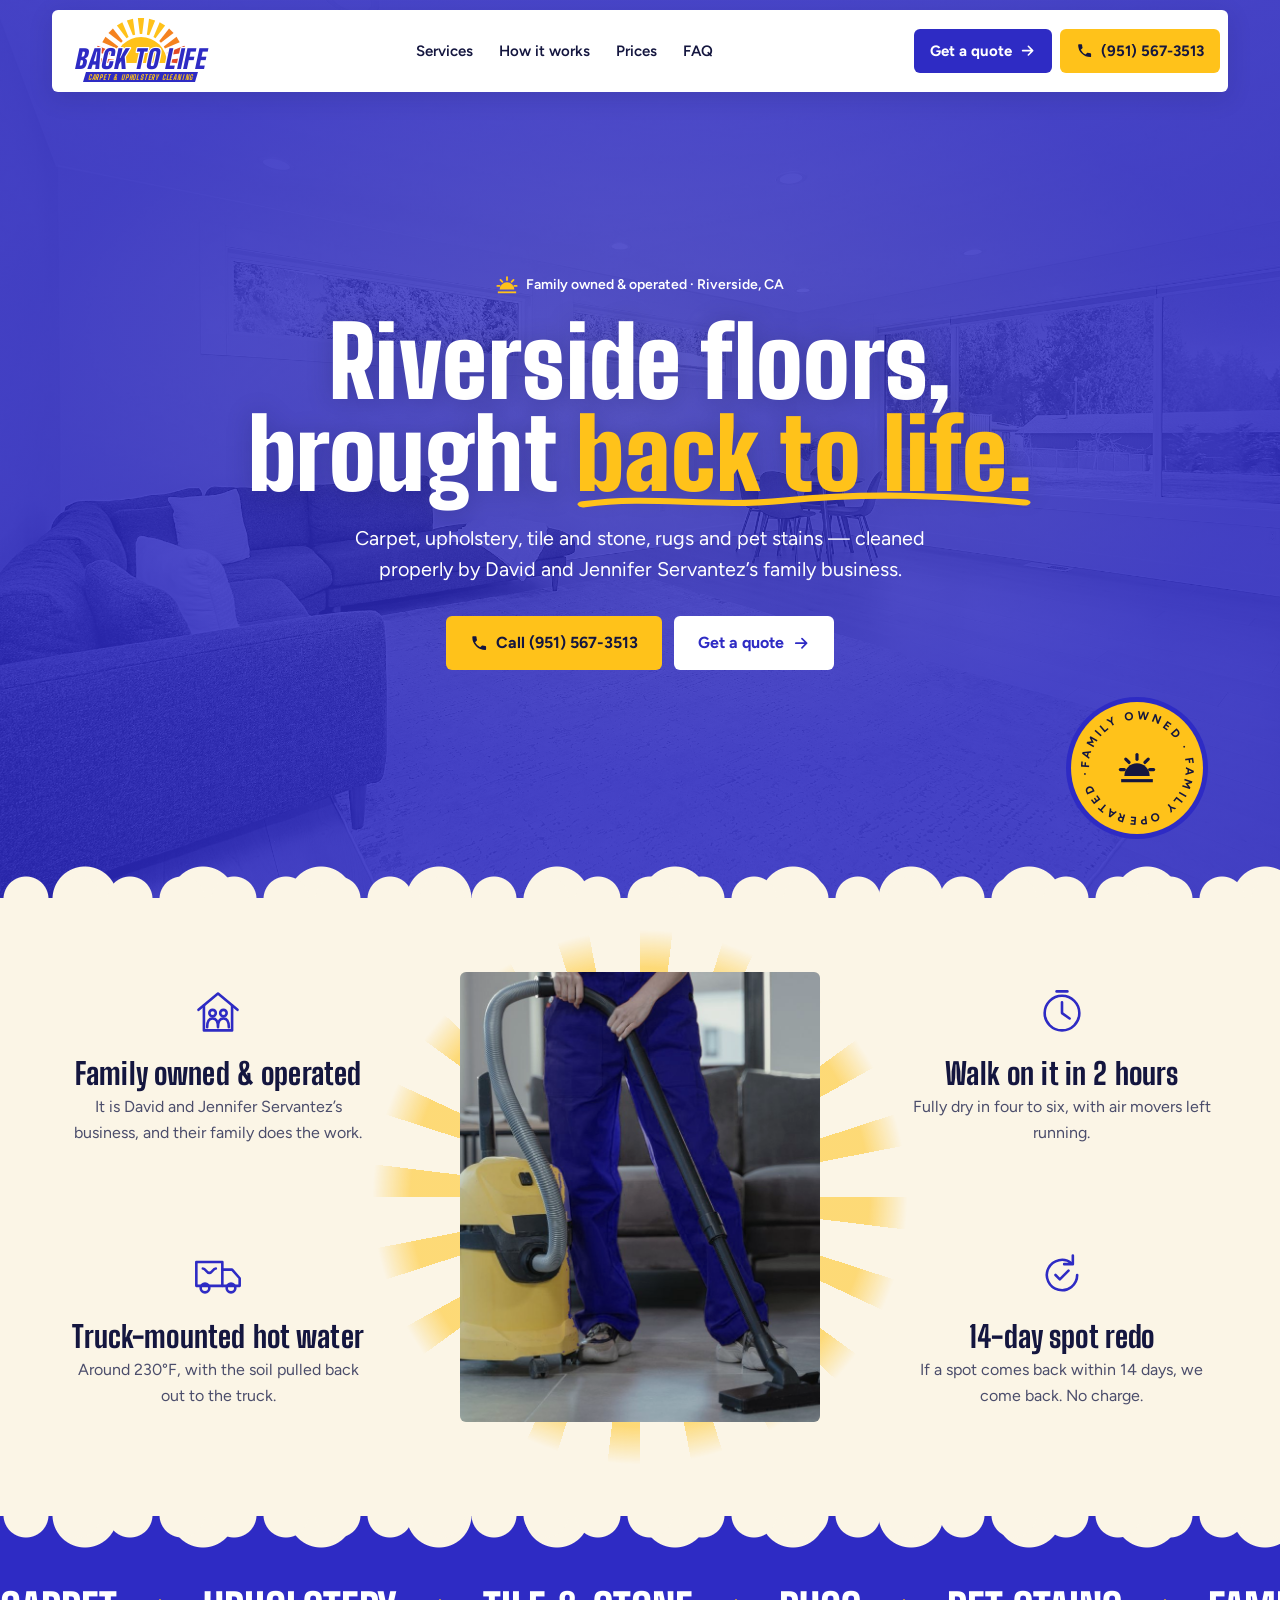
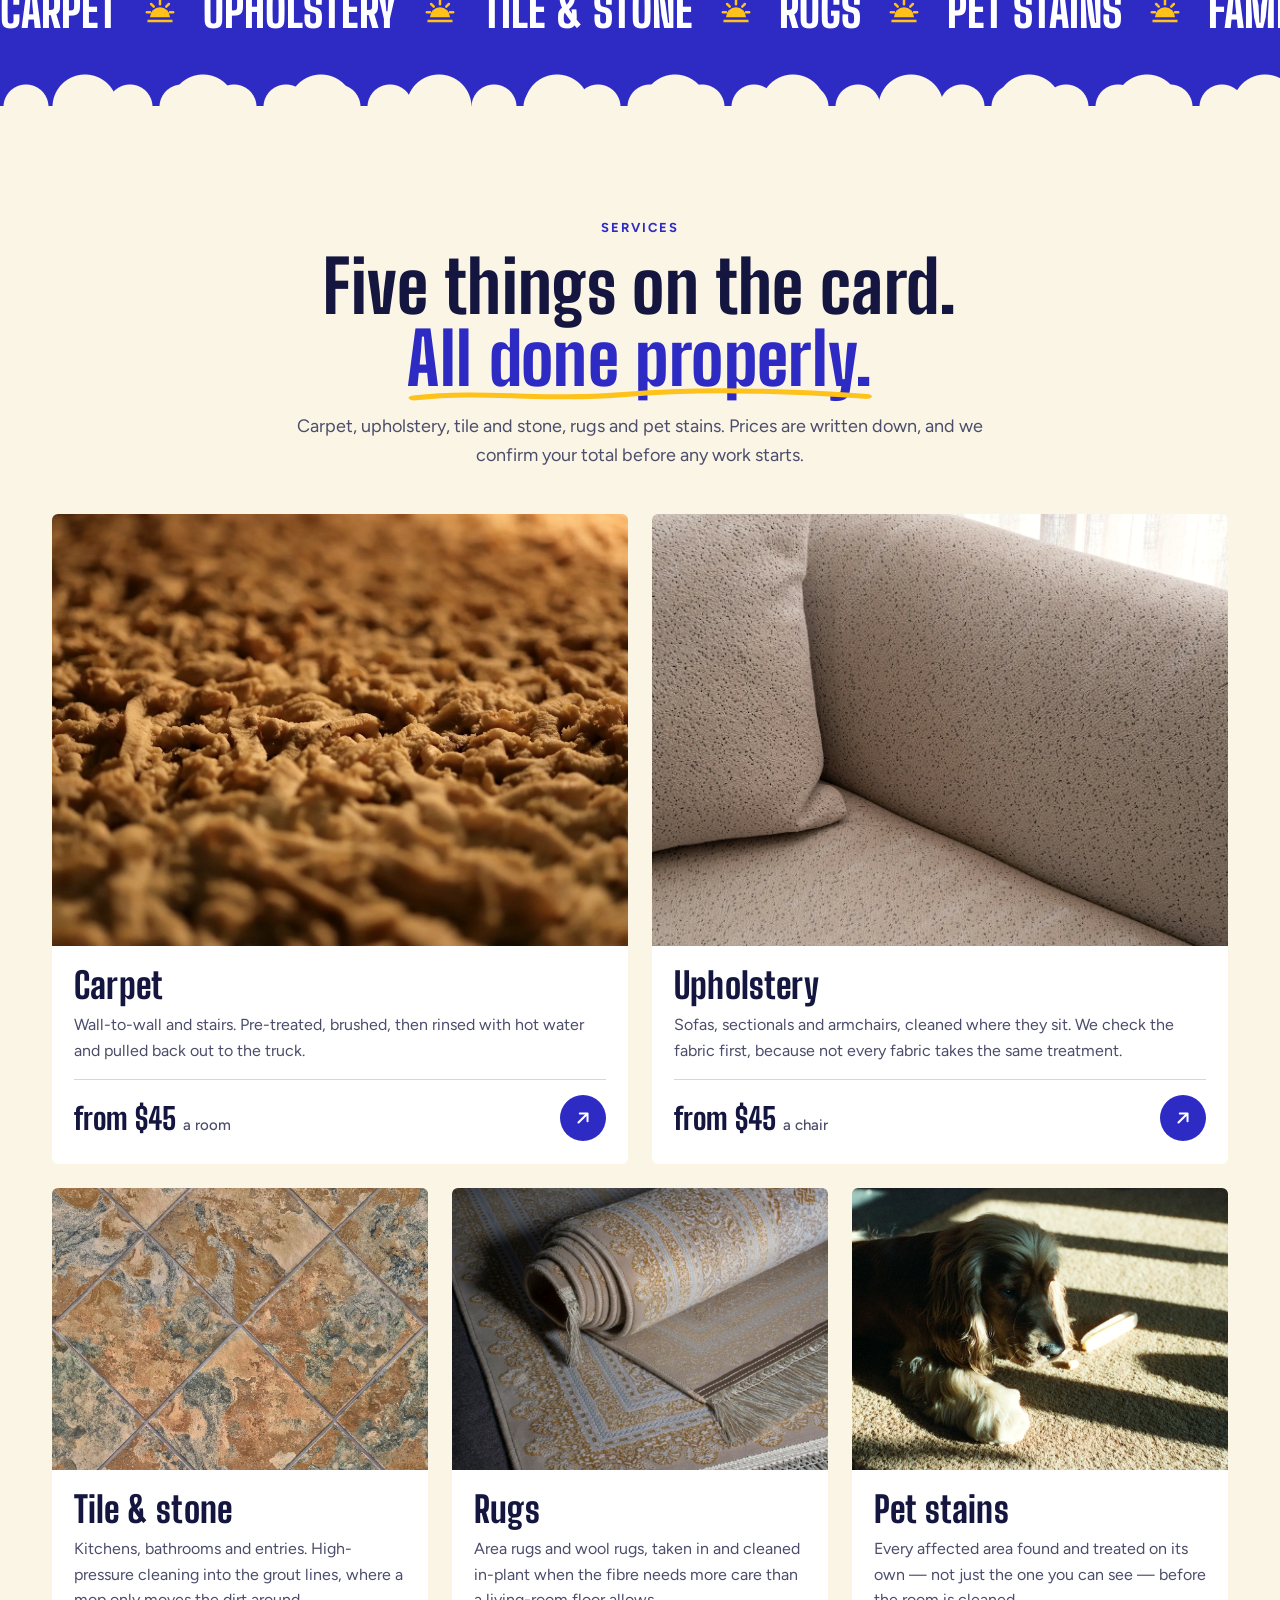
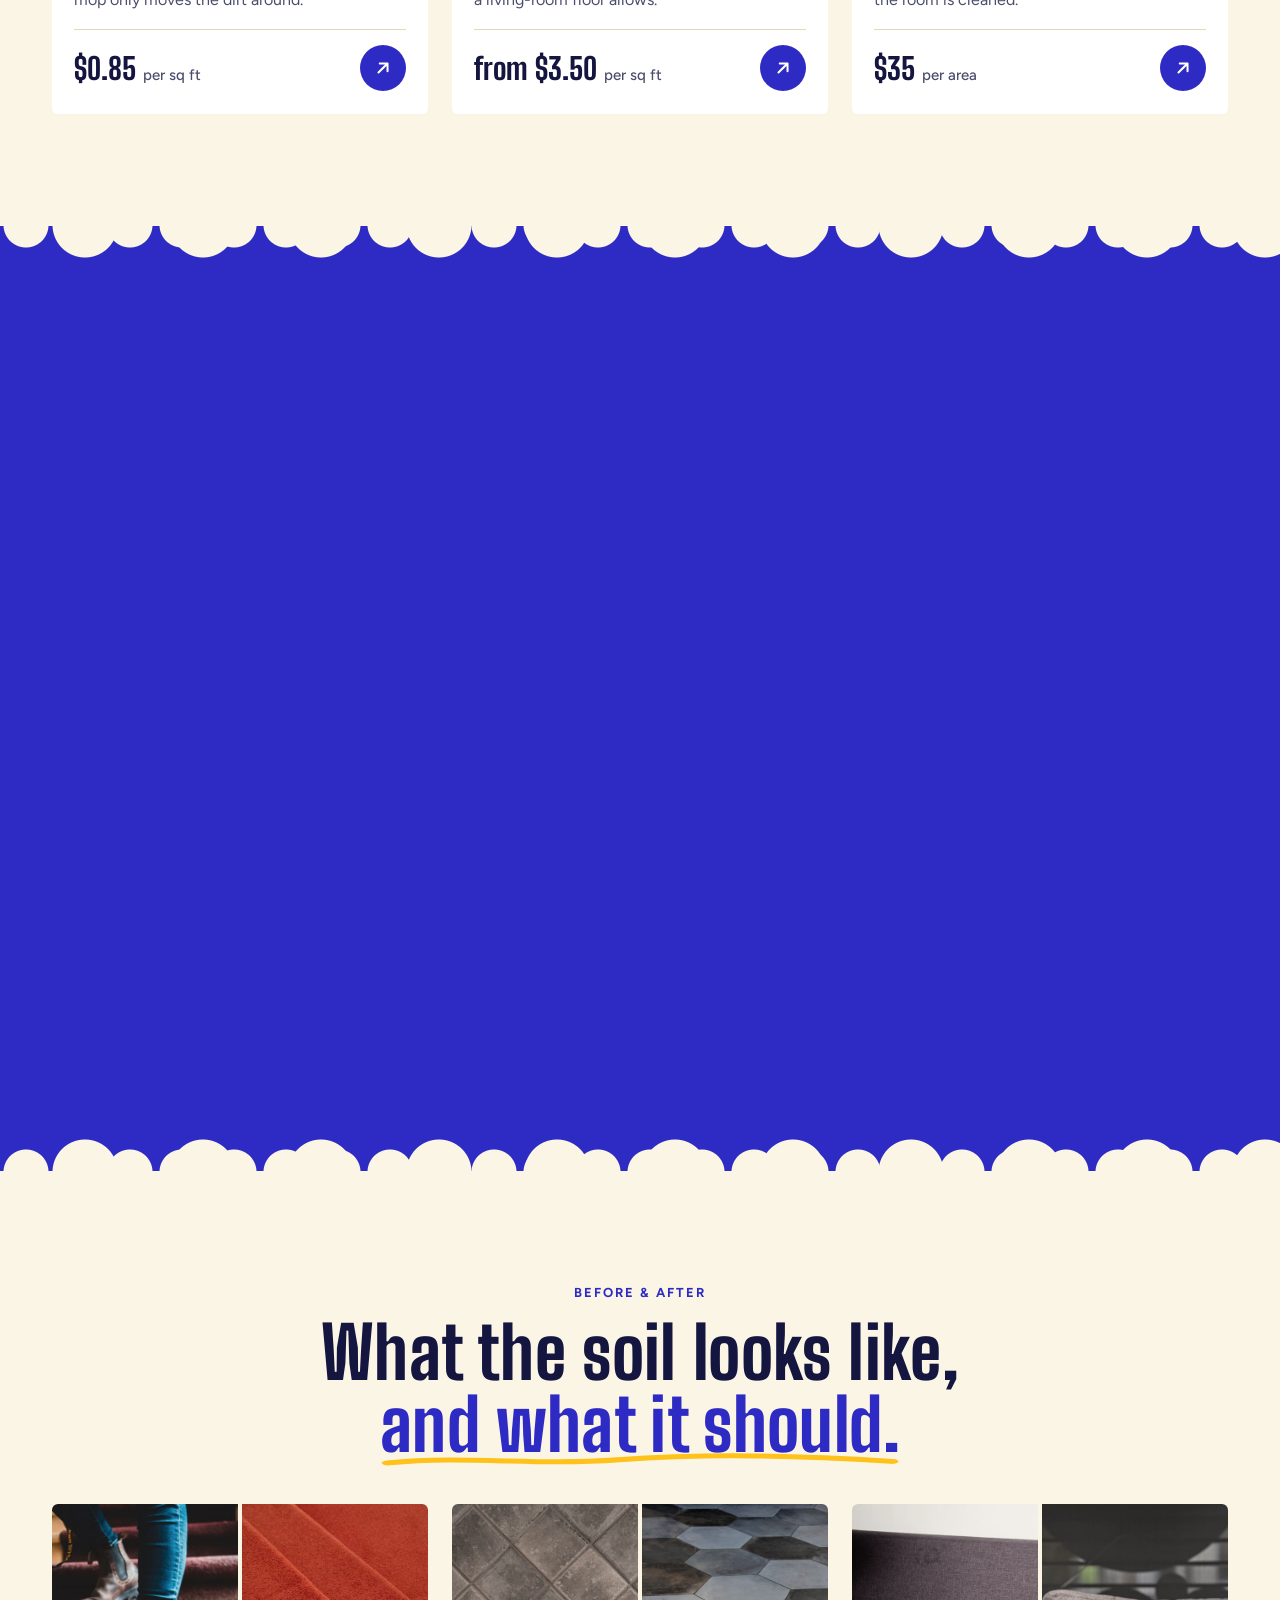
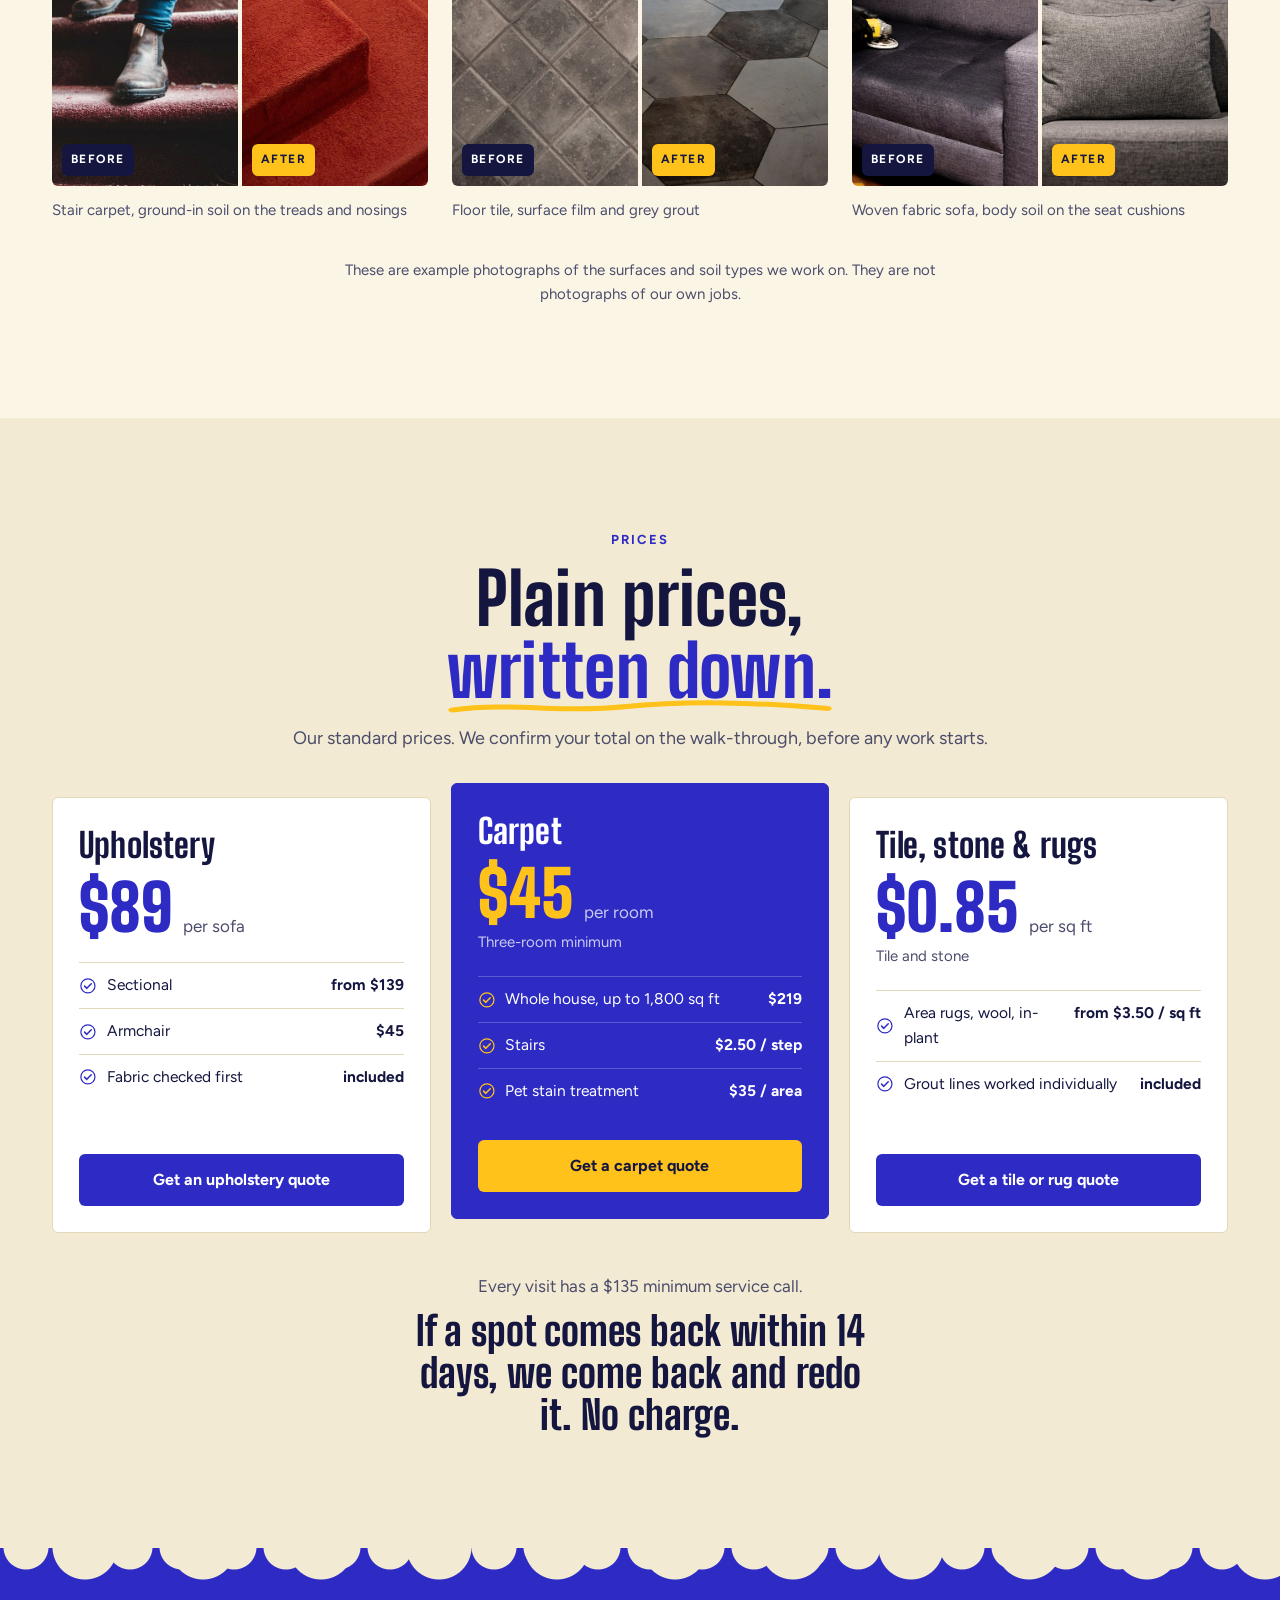
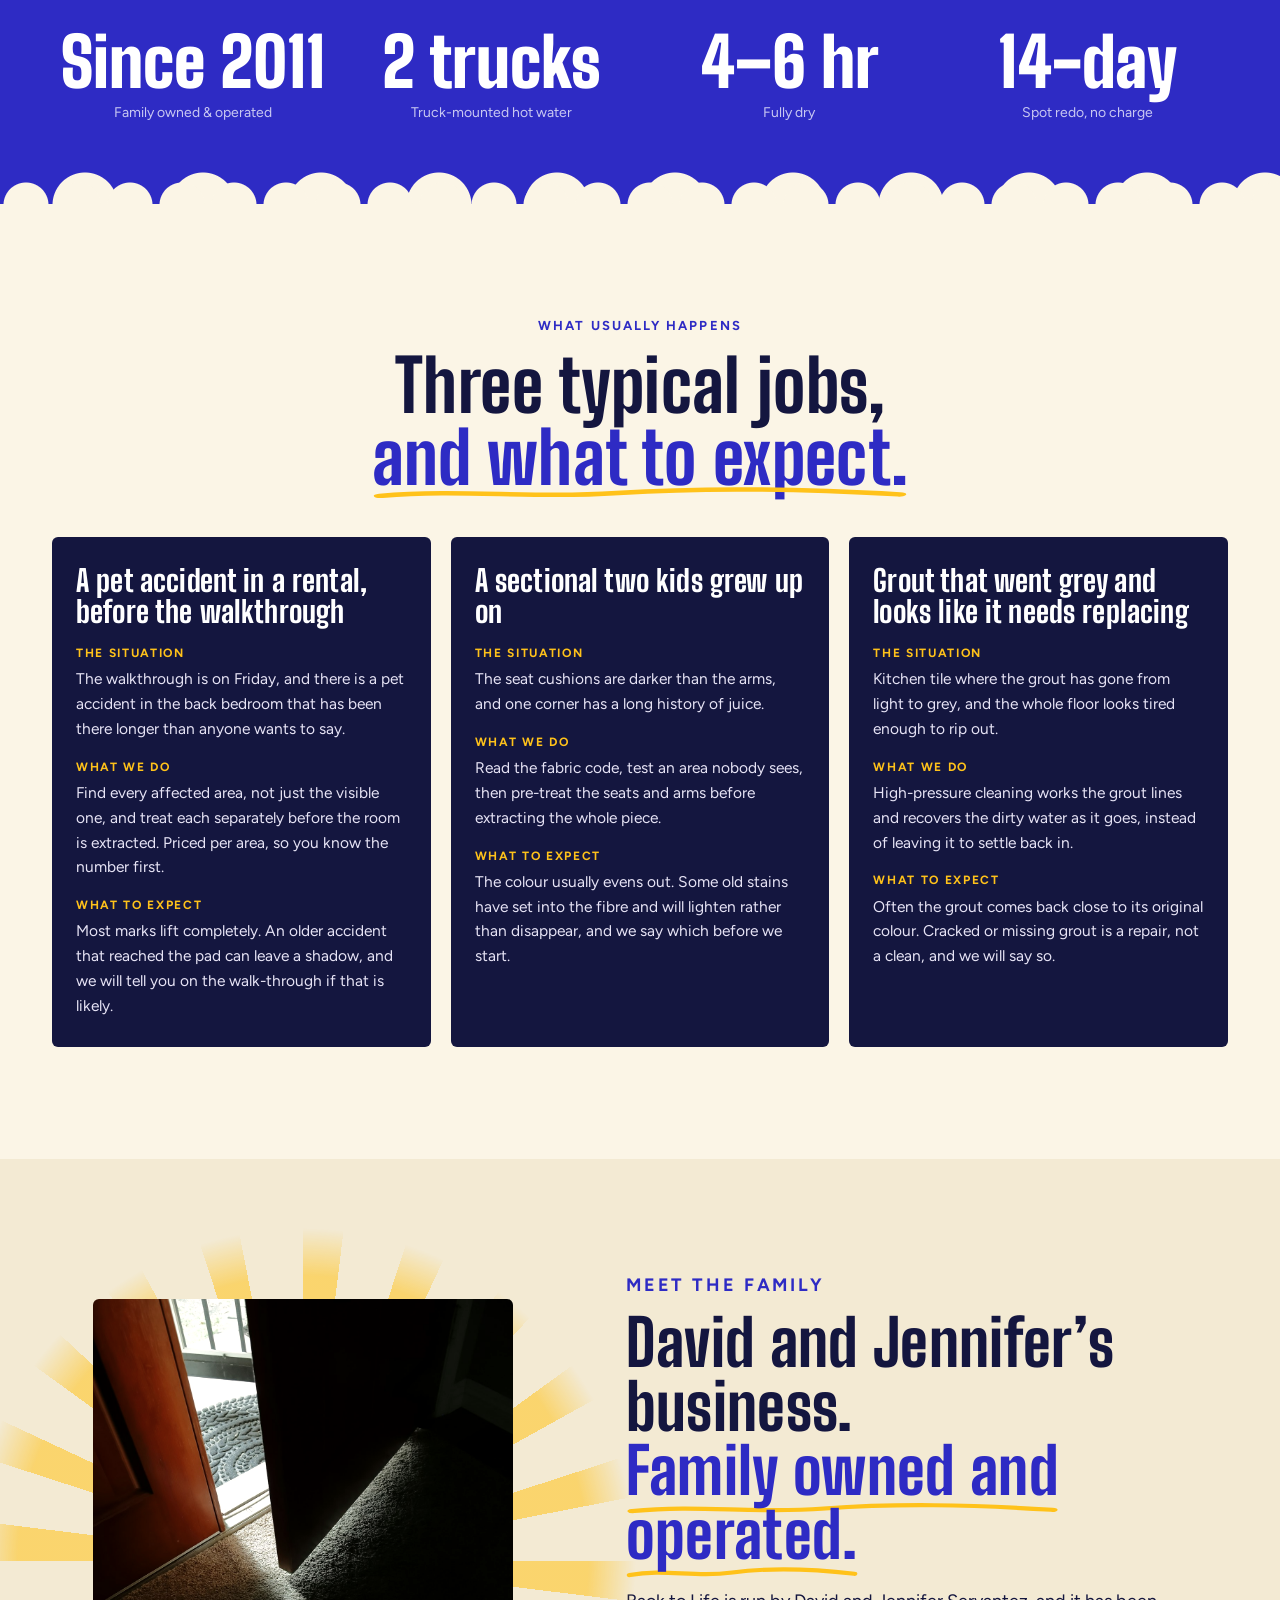
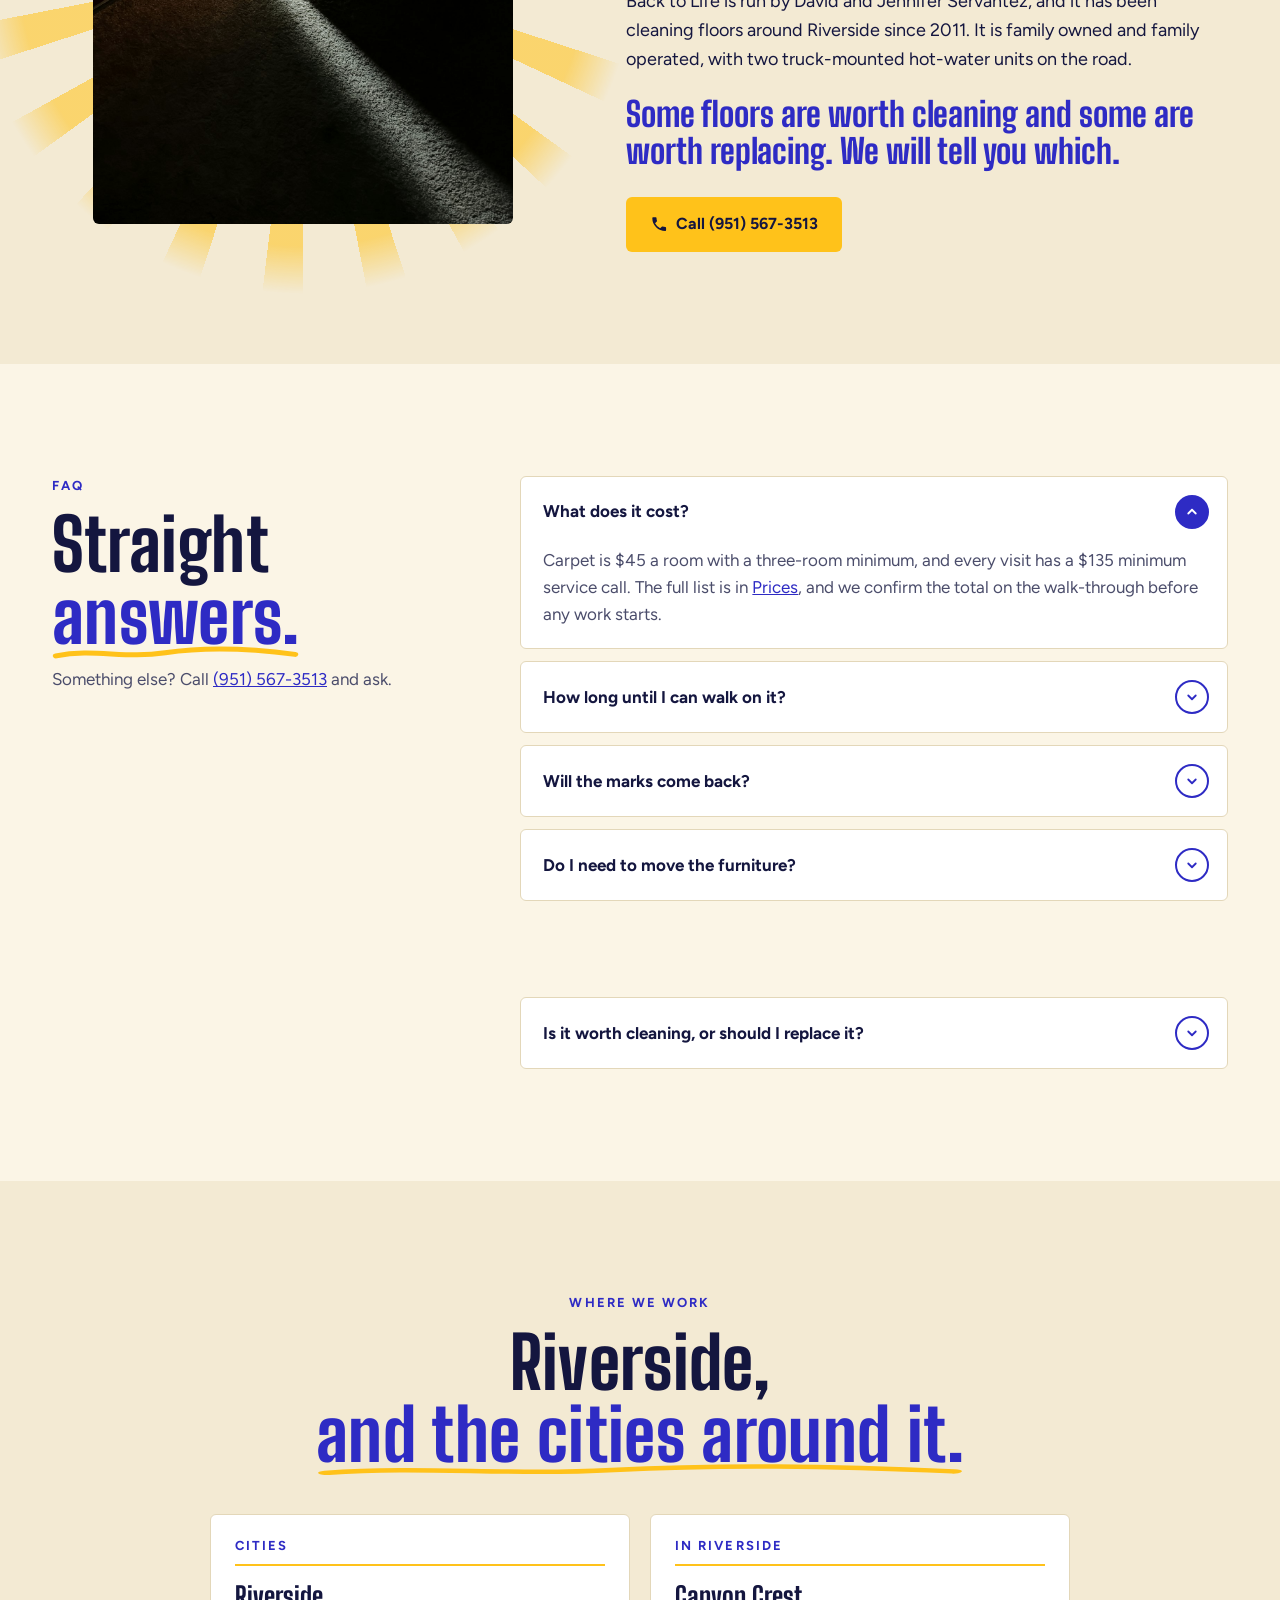
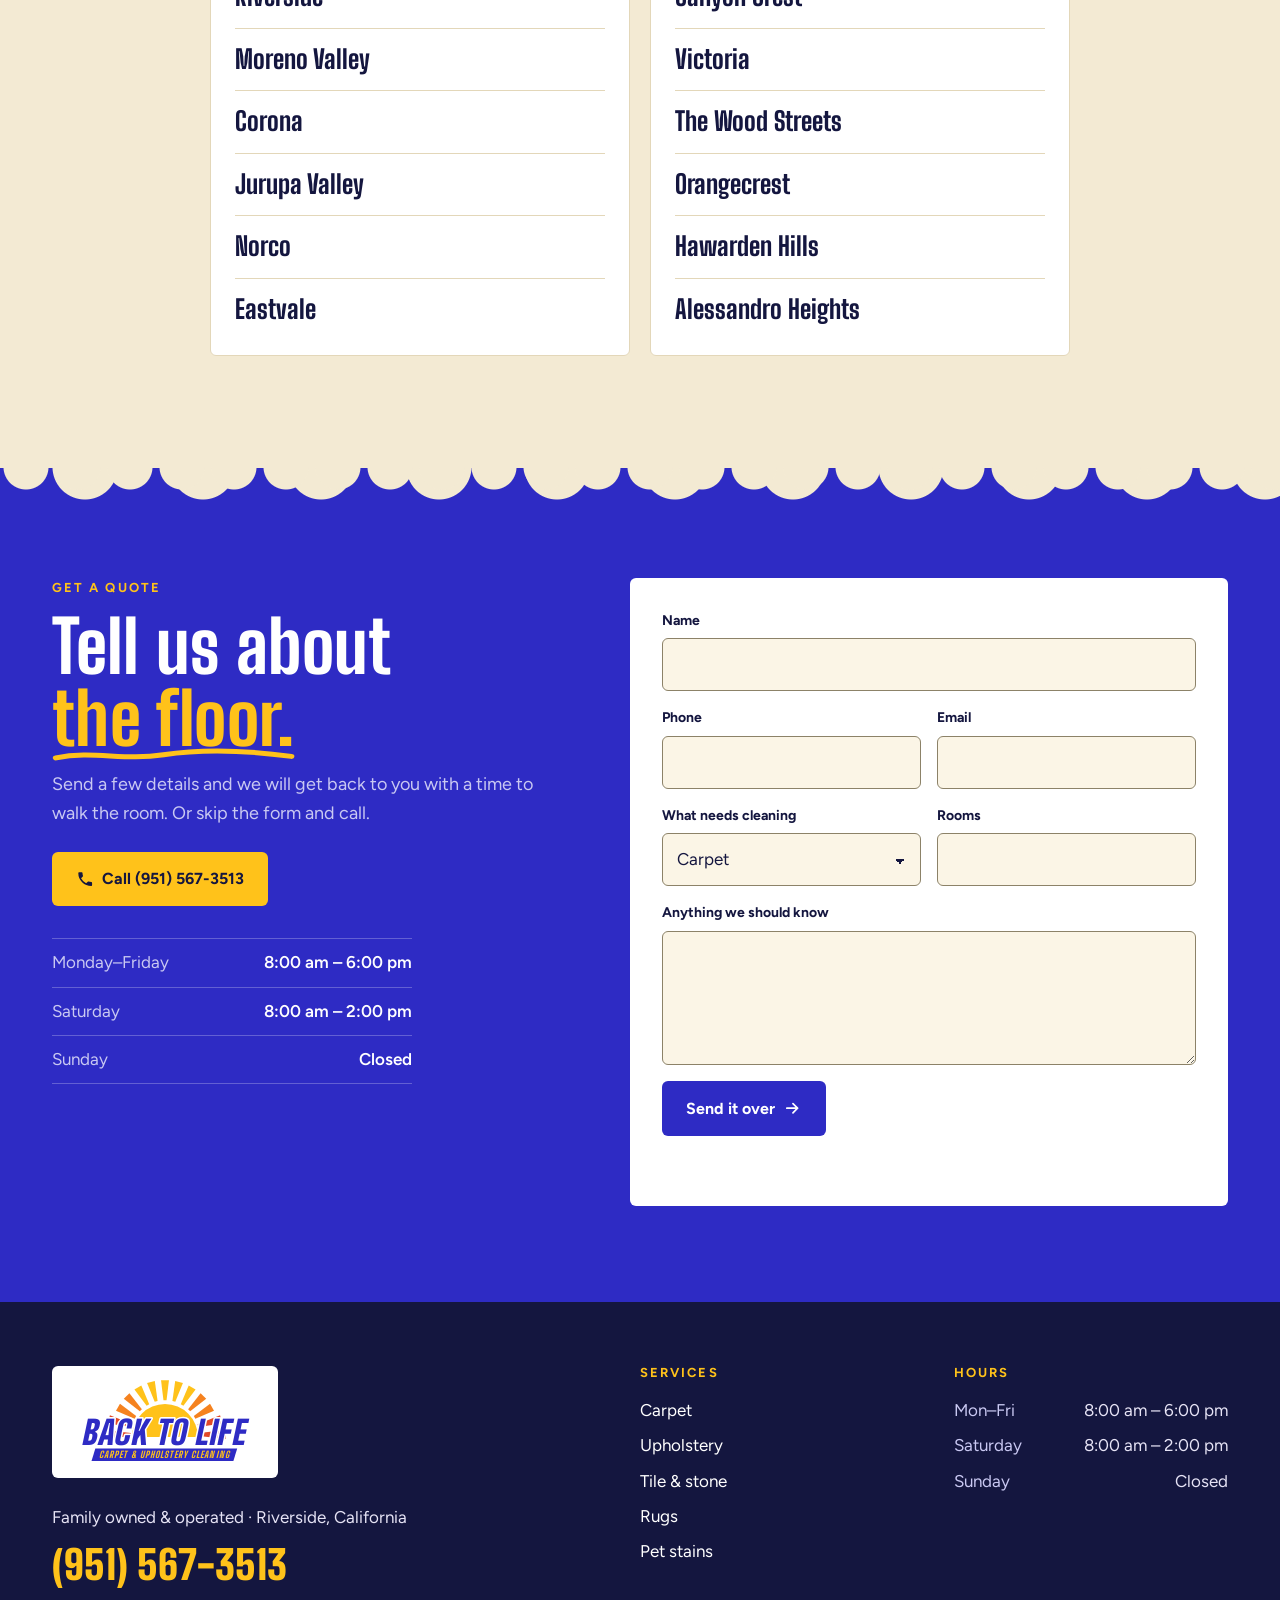
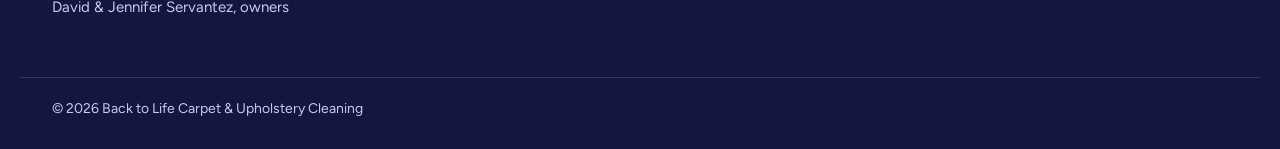
<file: index.html>
<!doctype html>
<html lang="en">
<head>
  <meta charset="utf-8">
  <meta name="viewport" content="width=device-width, initial-scale=1">
  <title>Back to Life Carpet &amp; Upholstery Cleaning · Riverside, CA</title>
  <meta name="description" content="Family owned and operated carpet, upholstery, tile and stone, rug and pet stain cleaning in Riverside, California. Call (951) 567-3513.">
  <meta name="robots" content="noindex, nofollow">
  <!-- Spec mockup for a prospect. Not launched. Many details are illustrative — see HANDOFF-FOR-JOHN.md §0. -->
  <link rel="preconnect" href="https://fonts.googleapis.com">
  <link rel="preconnect" href="https://fonts.gstatic.com" crossorigin>
  <link href="https://fonts.googleapis.com/css2?family=Big+Shoulders+Display:wght@700;800;900&family=Figtree:wght@400;500;600;700&display=swap" rel="stylesheet">
  <link rel="stylesheet" href="styles.css">
  <script>document.documentElement.classList.add('js');</script>
</head>
<body>
  <!-- ============ SVG sprite: logo + icons ============ -->
  <svg width="0" height="0" style="position:absolute" aria-hidden="true" focusable="false">
    <!-- Logo: approximation drawn from their business card. NOT their file — swap for originals. -->
    <symbol id="logo" viewBox="0 0 300 132">
      <polygon fill="#E24A28" points="96.1,88.4 54.3,93.0 54.3,79.0 96.1,83.6"/>
      <polygon fill="#E24A28" points="97.3,74.3 59.6,68.8 63.1,55.7 98.5,69.7"/>
      <polygon fill="#F5821F" points="102.1,61.1 72.6,48.6 78.9,37.7 104.5,57.0"/>
      <polygon fill="#F5821F" points="110.2,49.5 84.9,29.8 93.8,20.9 113.5,46.2"/>
      <polygon fill="#FFC21A" points="121.0,40.5 101.7,14.9 112.6,8.6 125.1,38.1"/>
      <polygon fill="#FFC21A" points="133.7,34.5 121.7,4.8 133.9,1.5 138.3,33.3"/>
      <polygon fill="#FFC21A" points="147.6,32.1 143.7,0.2 156.3,0.2 152.4,32.1"/>
      <polygon fill="#FFC21A" points="161.7,33.3 166.1,1.5 178.3,4.8 166.3,34.5"/>
      <polygon fill="#FFC21A" points="174.9,38.1 187.4,8.6 198.3,14.9 179.0,40.5"/>
      <polygon fill="#F5821F" points="186.5,46.2 206.2,20.9 215.1,29.8 189.8,49.5"/>
      <polygon fill="#F5821F" points="195.5,57.0 221.1,37.7 227.4,48.6 197.9,61.1"/>
      <polygon fill="#E24A28" points="201.5,69.7 236.9,55.7 240.4,68.8 202.7,74.3"/>
      <polygon fill="#E24A28" points="203.9,83.6 245.7,79.0 245.7,93.0 203.9,88.4"/>
      <path fill="#FFC21A" d="M98 90 A52 52 0 0 1 202 90 Z"/>
      <g transform="skewX(-12) translate(19 0)">
        <text x="150" y="102" text-anchor="middle" font-family="'Big Shoulders Display', 'Arial Narrow', sans-serif" font-weight="900" font-size="52" letter-spacing="1"
              fill="#2E2BC4" stroke="#FFFFFF" stroke-width="5" stroke-linejoin="round" paint-order="stroke">BACK TO LIFE</text>
      </g>
      <path fill="#2E2BC4" d="M40 108 L264 108 L258 128 L34 128 Z"/>
      <text x="149" y="123" text-anchor="middle" font-family="'Big Shoulders Display', 'Arial Narrow', sans-serif" font-weight="800" font-size="14.5" letter-spacing="1.6" fill="#FFC21A" font-style="italic">CARPET &amp; UPHOLSTERY CLEANING</text>
    </symbol>
    <symbol id="i-sun" viewBox="0 0 24 24"><path fill="currentColor" d="M4 17a8 8 0 0 1 16 0z"/><g stroke="currentColor" stroke-width="2" stroke-linecap="round"><path d="M12 3.5v3"/><path d="M4.9 6.4l2.1 2.1"/><path d="M19.1 6.4 17 8.5"/><path d="M1.5 13h2.5"/><path d="M20 13h2.5"/></g><path fill="currentColor" d="M2 19h20v2H2z"/></symbol>
    <symbol id="i-phone" viewBox="0 0 24 24"><path fill="currentColor" d="M6.6 10.8a15.2 15.2 0 0 0 6.6 6.6l2.2-2.2c.3-.3.7-.4 1-.2 1.1.4 2.3.6 3.6.6.6 0 1 .4 1 1V20c0 .6-.4 1-1 1A17 17 0 0 1 3 4c0-.6.4-1 1-1h3.5c.6 0 1 .4 1 1 0 1.3.2 2.5.6 3.6.1.3 0 .7-.2 1z"/></symbol>
    <symbol id="i-arrow" viewBox="0 0 24 24"><path fill="none" stroke="currentColor" stroke-width="2.2" stroke-linecap="round" stroke-linejoin="round" d="M5 12h14M13 6l6 6-6 6"/></symbol>
    <symbol id="i-check" viewBox="0 0 24 24"><circle cx="12" cy="12" r="9.5" fill="none" stroke="currentColor" stroke-width="1.6"/><path fill="none" stroke="currentColor" stroke-width="2" stroke-linecap="round" stroke-linejoin="round" d="M7.5 12.3l3 3 6-6.3"/></symbol>
    <symbol id="i-chev" viewBox="0 0 24 24"><path fill="none" stroke="currentColor" stroke-width="2.4" stroke-linecap="round" stroke-linejoin="round" d="M7 10l5 5 5-5"/></symbol>
    <symbol id="i-home" viewBox="0 0 48 48"><g fill="none" stroke="currentColor" stroke-width="2.4" stroke-linecap="round" stroke-linejoin="round"><path d="M6 22 24 7l18 15"/><path d="M11 18v23h26V18"/><circle cx="19" cy="25" r="3"/><circle cx="29" cy="25" r="3"/><path d="M14 38c0-5 2-8 5-8s5 3 5 8M24 38c0-5 2-8 5-8s5 3 5 8"/></g></symbol>
    <symbol id="i-truck" viewBox="0 0 48 48"><g fill="none" stroke="currentColor" stroke-width="2.4" stroke-linecap="round" stroke-linejoin="round"><path d="M4 12h24v22H4z"/><path d="M28 19h9l7 8v7H28"/><circle cx="12" cy="36" r="4"/><circle cx="36" cy="36" r="4"/><path d="M10 18c3 0 3 4 6 4s3-4 6-4"/></g></symbol>
    <symbol id="i-clock" viewBox="0 0 48 48"><g fill="none" stroke="currentColor" stroke-width="2.4" stroke-linecap="round" stroke-linejoin="round"><circle cx="24" cy="25" r="16"/><path d="M24 15v10l7 5"/><path d="M19 5h10"/></g></symbol>
    <symbol id="i-redo" viewBox="0 0 48 48"><g fill="none" stroke="currentColor" stroke-width="2.4" stroke-linecap="round" stroke-linejoin="round"><path d="M38 24a14 14 0 1 1-5-10.7"/><path d="M34 6v8h-8"/><path d="M18 24l4 4 8-8"/></g></symbol>
  </svg>

  <a class="skip-link" href="#main">Skip to content</a>

  <!-- ============ HEADER — floating white bar ============ -->
  <header class="site-header">
    <div class="wrap">
      <div class="header-bar">
        <a class="brand" href="#top" aria-label="Back to Life Carpet and Upholstery Cleaning, back to top">
          <svg class="logo" viewBox="0 0 300 132" aria-hidden="true"><use href="#logo"/></svg>
        </a>
        <nav class="site-nav" aria-label="Main">
          <ul>
            <li><a href="#services">Services</a></li>
            <li><a href="#how">How it works</a></li>
            <li><a href="#prices">Prices</a></li>
            <li><a href="#faq">FAQ</a></li>
          </ul>
        </nav>
        <div class="header-actions">
          <a class="btn btn-blue btn-sm header-quote" href="#contact">Get a quote <svg class="ico" aria-hidden="true"><use href="#i-arrow"/></svg></a>
          <a class="btn btn-yellow btn-sm" href="tel:+19515673513"><svg class="ico" aria-hidden="true"><use href="#i-phone"/></svg><span class="hide-sm">(951) 567-3513</span><span class="show-sm">Call</span></a>
        </div>
      </div>
    </div>
  </header>

  <main id="main">

    <!-- ============ HERO ============ -->
    <section class="hero band-blue" id="top" aria-labelledby="hero-title">
      <!-- PLACEHOLDER stock (Unsplash) — greyscale under a blue overlay -->
      <img class="hero-bg" src="assets/PLACEHOLDER-hero-room.jpg" width="2400" height="1600" fetchpriority="high"
           alt="" aria-hidden="true">
      <div class="hero-scrim" aria-hidden="true"></div>
      <div class="wrap hero-inner">
        <p class="kicker reveal"><svg class="ico" aria-hidden="true"><use href="#i-sun"/></svg> Family owned &amp; operated · Riverside, CA</p>
        <h1 id="hero-title" class="reveal">Riverside floors,<br class="br-lg"> brought <span class="hl">back to life.</span></h1>
        <p class="hero-lede reveal">Carpet, upholstery, tile and stone, rugs and pet stains — cleaned properly by David and Jennifer Servantez’s family business.</p>
        <div class="hero-ctas reveal">
          <a class="btn btn-yellow" href="tel:+19515673513"><svg class="ico" aria-hidden="true"><use href="#i-phone"/></svg> Call (951) 567-3513</a>
          <a class="btn btn-white" href="#contact">Get a quote <svg class="ico" aria-hidden="true"><use href="#i-arrow"/></svg></a>
        </div>
      </div>
      <div class="stamp" aria-hidden="true">
        <svg viewBox="0 0 120 120" class="stamp-ring">
          <defs><path id="stamp-path" d="M60 60 m-44 0 a44 44 0 1 1 88 0 a44 44 0 1 1 -88 0"/></defs>
          <text><textPath href="#stamp-path" startOffset="0" textLength="272" lengthAdjust="spacing">FAMILY OWNED · FAMILY OPERATED ·</textPath></text>
        </svg>
        <svg class="stamp-sun" viewBox="0 0 24 24"><use href="#i-sun"/></svg>
      </div>
      <div class="edge edge-bottom" style="--edge: var(--cream)" aria-hidden="true"></div>
    </section>

    <!-- ============ FEATURES ============ -->
    <section class="features band-cream" aria-label="Why Back to Life">
      <div class="wrap features-grid">
        <div class="feature reveal">
          <svg class="feature-ico" aria-hidden="true"><use href="#i-home"/></svg>
          <h2>Family owned &amp; operated</h2>
          <p>It is David and Jennifer Servantez’s business, and their family does the work.</p>
        </div>
        <div class="feature reveal">
          <svg class="feature-ico" aria-hidden="true"><use href="#i-truck"/></svg>
          <h2>Truck-mounted hot water</h2>
          <p>Around 230°F, with the soil pulled back out to the truck.</p>
        </div>
        <figure class="features-media reveal">
          <div class="sun-disc" aria-hidden="true"></div>
          <div class="frame">
            <!-- PLACEHOLDER stock (Pexels 6195273), coveralls recoloured to brand blue -->
            <img src="assets/PLACEHOLDER-feature-clean.jpg" width="1400" height="933" loading="lazy"
                 alt="A technician in work coveralls cleaning a living-room floor beside a grey sofa">

          </div>
        </figure>
        <div class="feature reveal">
          <svg class="feature-ico" aria-hidden="true"><use href="#i-clock"/></svg>
          <h2>Walk on it in 2 hours</h2>
          <p>Fully dry in four to six, with air movers left running.</p>
        </div>
        <div class="feature reveal">
          <svg class="feature-ico" aria-hidden="true"><use href="#i-redo"/></svg>
          <h2>14-day spot redo</h2>
          <p>If a spot comes back within 14 days, we come back. No charge.</p>
        </div>
      </div>
    </section>

    <!-- ============ MARQUEE — real services only ============ -->
    <section class="marquee band-blue" aria-label="Services">
      <div class="edge edge-top" style="--edge: var(--cream)" aria-hidden="true"></div>
      <ul class="visually-hidden">
        <li>Carpet</li><li>Upholstery</li><li>Tile and stone</li><li>Rugs</li><li>Pet stains</li>
      </ul>
      <div class="marquee-track" aria-hidden="true">
        <div class="marquee-group">
          <span>Carpet</span><svg class="ico"><use href="#i-sun"/></svg>
          <span>Upholstery</span><svg class="ico"><use href="#i-sun"/></svg>
          <span>Tile &amp; Stone</span><svg class="ico"><use href="#i-sun"/></svg>
          <span>Rugs</span><svg class="ico"><use href="#i-sun"/></svg>
          <span>Pet Stains</span><svg class="ico"><use href="#i-sun"/></svg>
          <span>Family Owned</span><svg class="ico"><use href="#i-sun"/></svg>
        </div>
        <div class="marquee-group">
          <span>Carpet</span><svg class="ico"><use href="#i-sun"/></svg>
          <span>Upholstery</span><svg class="ico"><use href="#i-sun"/></svg>
          <span>Tile &amp; Stone</span><svg class="ico"><use href="#i-sun"/></svg>
          <span>Rugs</span><svg class="ico"><use href="#i-sun"/></svg>
          <span>Pet Stains</span><svg class="ico"><use href="#i-sun"/></svg>
          <span>Family Owned</span><svg class="ico"><use href="#i-sun"/></svg>
        </div>
      </div>
      <div class="edge edge-bottom" style="--edge: var(--cream)" aria-hidden="true"></div>
    </section>

    <!-- ============ SERVICES — the five on the card ============ -->
    <section class="section band-cream" id="services" aria-labelledby="services-title">
      <div class="wrap">
        <header class="section-head center reveal">
          <p class="eyebrow">Services</p>
          <h2 id="services-title">Five things on the card.<br> <span class="hl">All done properly.</span></h2>
          <p class="section-lede">Carpet, upholstery, tile and stone, rugs and pet stains. Prices are written down, and we confirm your total before any work starts.</p>
        </header>

        <div class="service-grid">
          <article class="service service-lg reveal">
            <div class="frame frame-43"><img src="assets/PLACEHOLDER-service-carpet.jpg" width="1200" height="800" loading="lazy" alt="Close-up of dense tan carpet pile, shallow focus"></div>
            <div class="service-body">
              <h3>Carpet</h3>
              <p>Wall-to-wall and stairs. Pre-treated, brushed, then rinsed with hot water and pulled back out to the truck.</p>
              <div class="service-foot"><span class="price">from $45 <small>a room</small></span><a class="round-btn" href="#prices" aria-label="Carpet prices"><svg aria-hidden="true"><use href="#i-arrow"/></svg></a></div>
            </div>
          </article>

          <article class="service service-lg reveal">
            <div class="frame frame-43"><img src="assets/PLACEHOLDER-service-upholstery.jpg" width="1200" height="1800" loading="lazy" alt="The arm and seat of a textured oatmeal fabric sofa in soft window light"></div>
            <div class="service-body">
              <h3>Upholstery</h3>
              <p>Sofas, sectionals and armchairs, cleaned where they sit. We check the fabric first, because not every fabric takes the same treatment.</p>
              <div class="service-foot"><span class="price">from $45 <small>a chair</small></span><a class="round-btn" href="#prices" aria-label="Upholstery prices"><svg aria-hidden="true"><use href="#i-arrow"/></svg></a></div>
            </div>
          </article>

          <article class="service reveal">
            <div class="frame frame-43"><img src="assets/PLACEHOLDER-service-tile.jpg" width="1200" height="1200" loading="lazy" alt="Warm-toned stone-look floor tile laid on the diagonal, grout lines visible"></div>
            <div class="service-body">
              <h3>Tile &amp; stone</h3>
              <p>Kitchens, bathrooms and entries. High-pressure cleaning into the grout lines, where a mop only moves the dirt around.</p>
              <div class="service-foot"><span class="price">$0.85 <small>per sq ft</small></span><a class="round-btn" href="#prices" aria-label="Tile and stone prices"><svg aria-hidden="true"><use href="#i-arrow"/></svg></a></div>
            </div>
          </article>

          <article class="service reveal">
            <div class="frame frame-43"><img src="assets/PLACEHOLDER-service-rugs.jpg" width="1200" height="1800" loading="lazy" alt="A patterned area rug rolled up on top of another rug"></div>
            <div class="service-body">
              <h3>Rugs</h3>
              <p>Area rugs and wool rugs, taken in and cleaned in-plant when the fibre needs more care than a living-room floor allows.</p>
              <div class="service-foot"><span class="price">from $3.50 <small>per sq ft</small></span><a class="round-btn" href="#prices" aria-label="Rug prices"><svg aria-hidden="true"><use href="#i-arrow"/></svg></a></div>
            </div>
          </article>

          <article class="service reveal">
            <div class="frame frame-43"><img src="assets/PLACEHOLDER-service-pet.jpg" width="1200" height="796" loading="lazy" alt="A spaniel resting on a light carpet in bands of sunlight"></div>
            <div class="service-body">
              <h3>Pet stains</h3>
              <p>Every affected area found and treated on its own — not just the one you can see — before the room is cleaned.</p>
              <div class="service-foot"><span class="price">$35 <small>per area</small></span><a class="round-btn" href="#prices" aria-label="Pet stain prices"><svg aria-hidden="true"><use href="#i-arrow"/></svg></a></div>
            </div>
          </article>
        </div>
      </div>
    </section>

    <!-- ============ HOW IT WORKS — five staggered step cards ============ -->
    <section class="how band-blue" id="how" aria-labelledby="how-title">
      <div class="edge edge-top" style="--edge: var(--cream)" aria-hidden="true"></div>
      <div class="wrap">
        <header class="section-head reveal">
          <p class="eyebrow eyebrow-light">How it works</p>
          <h2 id="how-title">Five passes, <span class="hl">start to finish.</span></h2>
          <p class="section-lede">What actually happens in your house, in order. Nothing skipped to save time.</p>
        </header>

        <ol class="steps">
          <li class="step reveal">
            <span class="step-num" aria-hidden="true">01</span>
            <div class="step-card">
              <h3><span class="visually-hidden">Step 1: </span>Walk the room</h3>
              <p>We look at the floor before we quote: the fibre, the traffic lanes, and what the marks really are.</p>
              <div class="step-img"><img src="assets/PLACEHOLDER-pass-01.jpg" width="1400" height="933" loading="lazy" alt="A floor-level view across carpet pile in low raking light"></div>
            </div>
          </li>
          <li class="step reveal">
            <span class="step-num" aria-hidden="true">02</span>
            <div class="step-card">
              <h3><span class="visually-hidden">Step 2: </span>Treat the marks</h3>
              <p>Every mark gets its own pre-treatment, left for ten minutes before any machine touches it.</p>
              <div class="step-img step-img-low"><img src="assets/PLACEHOLDER-pass-02.jpg" width="1400" height="2100" loading="lazy" alt="Someone on hands and knees working a cloth over one spot at floor level, beside a patterned rug"></div>
            </div>
          </li>
          <li class="step reveal">
            <span class="step-num" aria-hidden="true">03</span>
            <div class="step-card">
              <h3><span class="visually-hidden">Step 3: </span>Pull it out</h3>
              <p>Brushes loosen the soil, then water at around 230°F rinses it out and back to the truck.</p>
              <div class="step-img"><img src="assets/PLACEHOLDER-ba-sofa-before.jpg" width="1000" height="667" loading="lazy" alt="A grey fabric sofa seat being worked over with a rotary brush"></div>
            </div>
          </li>
          <li class="step reveal">
            <span class="step-num" aria-hidden="true">04</span>
            <div class="step-card">
              <h3><span class="visually-hidden">Step 4: </span>Set the pile</h3>
              <p>A grooming rake stands the fibres up, so the carpet dries upright instead of matted flat.</p>
              <div class="step-img"><img src="assets/PLACEHOLDER-pass-04.jpg" width="1400" height="932" loading="lazy" alt="Carpet pile standing upright and even across the frame"></div>
            </div>
          </li>
          <li class="step reveal">
            <span class="step-num" aria-hidden="true">05</span>
            <div class="step-card">
              <h3><span class="visually-hidden">Step 5: </span>Leave it drying</h3>
              <p>Air movers stay running. Walk on it in about two hours; fully dry in four to six.</p>
              <div class="step-img"><img src="assets/PLACEHOLDER-pass-05.jpg" width="1400" height="935" loading="lazy" alt="An empty carpeted room with sun coming through a sliding glass door"></div>
            </div>
          </li>
        </ol>
      </div>
      <div class="edge edge-bottom" style="--edge: var(--cream)" aria-hidden="true"></div>
    </section>

    <!-- ============ BEFORE / AFTER — static splits, honestly labelled ============ -->
    <section class="section band-cream" id="before-after" aria-labelledby="ba-title">
      <div class="wrap">
        <header class="section-head center reveal">
          <p class="eyebrow">Before &amp; after</p>
          <h2 id="ba-title">What the soil looks like,<br> <span class="hl">and what it should.</span></h2>
        </header>

        <div class="ba-grid">
          <figure class="ba reveal">
            <div class="ba-pair">
              <div class="ba-half"><img src="assets/PLACEHOLDER-ba-stairs-before.jpg" width="1000" height="667" loading="lazy" alt="Worn red stair carpet with grit ground into the treads"><span class="ba-label">Before</span></div>
              <div class="ba-half"><img src="assets/PLACEHOLDER-ba-stairs-after.jpg" width="1000" height="645" loading="lazy" alt="Clean red stair carpet with crisp, even pile on the nosings"><span class="ba-label ba-label-after">After</span></div>
            </div>
            <figcaption>Stair carpet, ground-in soil on the treads and nosings</figcaption>
          </figure>
          <figure class="ba reveal">
            <div class="ba-pair">
              <div class="ba-half"><img src="assets/PLACEHOLDER-ba-tile-before.jpg" width="1000" height="667" loading="lazy" alt="Grey floor tile with a dull surface film and darkened grout lines"><span class="ba-label">Before</span></div>
              <div class="ba-half"><img src="assets/PLACEHOLDER-ba-tile-after.jpg" width="1000" height="667" loading="lazy" alt="Clean hexagonal floor tile with light, even grout lines"><span class="ba-label ba-label-after">After</span></div>
            </div>
            <figcaption>Floor tile, surface film and grey grout</figcaption>
          </figure>
          <figure class="ba reveal">
            <div class="ba-pair">
              <div class="ba-half"><img src="assets/PLACEHOLDER-ba-sofa-before.jpg" width="1000" height="667" loading="lazy" alt="A grey woven-fabric sofa seat being worked over with a rotary brush"><span class="ba-label">Before</span></div>
              <div class="ba-half"><img src="assets/PLACEHOLDER-ba-sofa-after.jpg" width="1000" height="750" loading="lazy" alt="A clean grey woven-fabric sofa with even colour across the cushions"><span class="ba-label ba-label-after">After</span></div>
            </div>
            <figcaption>Woven fabric sofa, body soil on the seat cushions</figcaption>
          </figure>
        </div>
        <p class="ba-note">These are example photographs of the surfaces and soil types we work on. They are not photographs of our own jobs.</p>
      </div>
    </section>

    <!-- ============ PRICING — three cards, no ranking flags ============ -->
    <section class="section band-cream2" id="prices" aria-labelledby="prices-title">
      <div class="wrap">
        <header class="section-head center reveal">
          <p class="eyebrow">Prices</p>
          <h2 id="prices-title">Plain prices,<br> <span class="hl">written down.</span></h2>
          <p class="section-lede">Our standard prices. We confirm your total on the walk-through, before any work starts.</p>
        </header>

        <div class="price-grid">
          <article class="price-card reveal">
            <h3>Upholstery</h3>
            <p class="price-big"><span>$89</span> per sofa</p>
            <ul class="price-list">
              <li><svg class="ico" aria-hidden="true"><use href="#i-check"/></svg><span>Sectional</span><b>from $139</b></li>
              <li><svg class="ico" aria-hidden="true"><use href="#i-check"/></svg><span>Armchair</span><b>$45</b></li>
              <li><svg class="ico" aria-hidden="true"><use href="#i-check"/></svg><span>Fabric checked first</span><b>included</b></li>
            </ul>
            <a class="btn btn-blue btn-block" href="#contact">Get an upholstery quote</a>
          </article>

          <article class="price-card price-card-blue reveal">
            <h3>Carpet</h3>
            <p class="price-big"><span>$45</span> per room</p>
            <p class="price-sub">Three-room minimum</p>
            <ul class="price-list">
              <li><svg class="ico" aria-hidden="true"><use href="#i-check"/></svg><span>Whole house, up to 1,800 sq ft</span><b>$219</b></li>
              <li><svg class="ico" aria-hidden="true"><use href="#i-check"/></svg><span>Stairs</span><b>$2.50 / step</b></li>
              <li><svg class="ico" aria-hidden="true"><use href="#i-check"/></svg><span>Pet stain treatment</span><b>$35 / area</b></li>
            </ul>
            <a class="btn btn-yellow btn-block" href="#contact">Get a carpet quote</a>
          </article>

          <article class="price-card reveal">
            <h3>Tile, stone &amp; rugs</h3>
            <p class="price-big"><span>$0.85</span> per sq ft</p>
            <p class="price-sub">Tile and stone</p>
            <ul class="price-list">
              <li><svg class="ico" aria-hidden="true"><use href="#i-check"/></svg><span>Area rugs, wool, in-plant</span><b>from $3.50 / sq ft</b></li>
              <li><svg class="ico" aria-hidden="true"><use href="#i-check"/></svg><span>Grout lines worked individually</span><b>included</b></li>
            </ul>
            <a class="btn btn-blue btn-block" href="#contact">Get a tile or rug quote</a>
          </article>
        </div>

        <div class="price-foot reveal">
          <p class="price-min">Every visit has a $135 minimum service call.</p>
          <p class="guarantee">If a spot comes back within 14 days, we come back and redo it. No charge.</p>
        </div>
      </div>
    </section>

    <!-- ============ STAT BAND — operational figures only ============ -->
    <section class="stats band-blue" aria-label="The business in four figures">
      <div class="edge edge-top" style="--edge: var(--cream2)" aria-hidden="true"></div>
      <dl class="wrap stat-grid">
        <div class="stat reveal"><dd>Since 2011</dd><dt>Family owned &amp; operated</dt></div>
        <div class="stat reveal"><dd>2 trucks</dd><dt>Truck-mounted hot water</dt></div>
        <div class="stat reveal"><dd>4–6 hr</dd><dt>Fully dry</dt></div>
        <div class="stat reveal"><dd>14-day</dd><dt>Spot redo, no charge</dt></div>
      </dl>
      <div class="edge edge-bottom" style="--edge: var(--cream)" aria-hidden="true"></div>
    </section>

    <!-- ============ WHAT USUALLY HAPPENS — company voice, no quotes, no names ============ -->
    <section class="section band-cream" id="typical-jobs" aria-labelledby="jobs-title">
      <div class="wrap">
        <header class="section-head center reveal">
          <p class="eyebrow">What usually happens</p>
          <h2 id="jobs-title">Three typical jobs,<br> <span class="hl">and what to expect.</span></h2>
        </header>

        <div class="jobs">
          <article class="job reveal">
            <h3>A pet accident in a rental, before the walkthrough</h3>
            <dl>
              <dt>The situation</dt>
              <dd>The walkthrough is on Friday, and there is a pet accident in the back bedroom that has been there longer than anyone wants to say.</dd>
              <dt>What we do</dt>
              <dd>Find every affected area, not just the visible one, and treat each separately before the room is extracted. Priced per area, so you know the number first.</dd>
              <dt>What to expect</dt>
              <dd>Most marks lift completely. An older accident that reached the pad can leave a shadow, and we will tell you on the walk-through if that is likely.</dd>
            </dl>
          </article>
          <article class="job reveal">
            <h3>A sectional two kids grew up on</h3>
            <dl>
              <dt>The situation</dt>
              <dd>The seat cushions are darker than the arms, and one corner has a long history of juice.</dd>
              <dt>What we do</dt>
              <dd>Read the fabric code, test an area nobody sees, then pre-treat the seats and arms before extracting the whole piece.</dd>
              <dt>What to expect</dt>
              <dd>The colour usually evens out. Some old stains have set into the fibre and will lighten rather than disappear, and we say which before we start.</dd>
            </dl>
          </article>
          <article class="job reveal">
            <h3>Grout that went grey and looks like it needs replacing</h3>
            <dl>
              <dt>The situation</dt>
              <dd>Kitchen tile where the grout has gone from light to grey, and the whole floor looks tired enough to rip out.</dd>
              <dt>What we do</dt>
              <dd>High-pressure cleaning works the grout lines and recovers the dirty water as it goes, instead of leaving it to settle back in.</dd>
              <dt>What to expect</dt>
              <dd>Often the grout comes back close to its original colour. Cracked or missing grout is a repair, not a clean, and we will say so.</dd>
            </dl>
          </article>
        </div>
      </div>
    </section>

    <!-- ============ ABOUT ============ -->
    <section class="section band-cream2" id="about" aria-labelledby="about-title">
      <div class="wrap about-inner">
        <figure class="about-media reveal">
          <div class="sun-disc sun-disc-lg" aria-hidden="true"></div>
          <div class="frame"><img src="assets/PLACEHOLDER-about.jpg" width="1200" height="1642" loading="lazy" alt="Light from an open door falling across a dark carpeted floor"></div>
        </figure>
        <div class="about-copy reveal">
          <p class="eyebrow">Meet the family</p>
          <h2 id="about-title">David and Jennifer’s business.<br> <span class="hl">Family owned and operated.</span></h2>
          <p>Back to Life is run by David and Jennifer Servantez, and it has been cleaning floors around Riverside since 2011. It is family owned and family operated, with two truck-mounted hot-water units on the road.</p>
          <p class="about-close">Some floors are worth cleaning and some are worth replacing. We will tell you which.</p>
          <a class="btn btn-yellow" href="tel:+19515673513"><svg class="ico" aria-hidden="true"><use href="#i-phone"/></svg> Call (951) 567-3513</a>
        </div>
      </div>
    </section>

    <!-- ============ FAQ — details/summary works without JS ============ -->
    <section class="section band-cream" id="faq" aria-labelledby="faq-title">
      <div class="wrap faq-inner">
        <header class="faq-head reveal">
          <p class="eyebrow">FAQ</p>
          <h2 id="faq-title">Straight <span class="hl">answers.</span></h2>
          <p>Something else? Call <a href="tel:+19515673513">(951) 567-3513</a> and ask.</p>
        </header>

        <div class="faq-list">
          <details class="faq-item reveal" open>
            <summary>What does it cost?<span class="faq-chev" aria-hidden="true"><svg><use href="#i-chev"/></svg></span></summary>
            <p>Carpet is $45 a room with a three-room minimum, and every visit has a $135 minimum service call. The full list is in <a href="#prices">Prices</a>, and we confirm the total on the walk-through before any work starts.</p>
          </details>
          <details class="faq-item reveal">
            <summary>How long until I can walk on it?<span class="faq-chev" aria-hidden="true"><svg><use href="#i-chev"/></svg></span></summary>
            <p>About two hours. It is fully dry in four to six, and we leave air movers running to get it there.</p>
          </details>
          <details class="faq-item reveal">
            <summary>Will the marks come back?<span class="faq-chev" aria-hidden="true"><svg><use href="#i-chev"/></svg></span></summary>
            <p>Sometimes a spill that went deep into the pile wicks back up as the carpet dries. That is what the 14-day redo is for: if a spot comes back within 14 days, we come back and redo it, at no charge.</p>
          </details>
          <details class="faq-item reveal">
            <summary>Do I need to move the furniture?<span class="faq-chev" aria-hidden="true"><svg><use href="#i-chev"/></svg></span></summary>
            <p>Clear the small things off the floor — shoes, toys, anything fragile — and we will talk through the larger pieces on the walk-through.</p>
          </details>
          <details class="faq-item reveal">
            <summary>What about pets and kids?<span class="faq-chev" aria-hidden="true"><svg><use href="#i-chev"/></svg></span></summary>
            <p>Extraction is a rinse. The pre-treatment and the soil are flushed out of the pile and pulled back to the truck, rather than left sitting in the carpet. It is walkable in about two hours and dry in four to six, and keeping pets and kids off it until then is the simplest approach. If you have a question about a particular product, ask us on the walk-through.</p>
          </details>
          <details class="faq-item reveal">
            <summary>Is it worth cleaning, or should I replace it?<span class="faq-chev" aria-hidden="true"><svg><use href="#i-chev"/></svg></span></summary>
            <p>Walk the room with us. Worn-through backing, carpet coming away from its backing, and pile crushed flat in the traffic lanes do not come back with cleaning, and we will say so. Soil and most stains usually do. If it is not worth cleaning, we will not sell you a clean.</p>
          </details>
        </div>
      </div>
    </section>

    <!-- ============ SERVICE AREA ============ -->
    <section class="section band-cream2" id="area" aria-labelledby="area-title">
      <div class="wrap">
        <header class="section-head center reveal">
          <p class="eyebrow">Where we work</p>
          <h2 id="area-title">Riverside,<br> <span class="hl">and the cities around it.</span></h2>
        </header>
        <div class="area-cols reveal">
          <div class="area-card">
            <h3>Cities</h3>
            <ul><li>Riverside</li><li>Moreno Valley</li><li>Corona</li><li>Jurupa Valley</li><li>Norco</li><li>Eastvale</li></ul>
          </div>
          <div class="area-card">
            <h3>In Riverside</h3>
            <ul><li>Canyon Crest</li><li>Victoria</li><li>The Wood Streets</li><li>Orangecrest</li><li>Hawarden Hills</li><li>Alessandro Heights</li></ul>
          </div>
        </div>
      </div>
    </section>

    <!-- ============ CONTACT ============ -->
    <section class="contact band-blue" id="contact" aria-labelledby="contact-title">
      <div class="edge edge-top" style="--edge: var(--cream2)" aria-hidden="true"></div>
      <div class="wrap contact-inner">
        <div class="contact-intro reveal">
          <p class="eyebrow eyebrow-light">Get a quote</p>
          <h2 id="contact-title">Tell us about <span class="hl">the floor.</span></h2>
          <p>Send a few details and we will get back to you with a time to walk the room. Or skip the form and call.</p>
          <a class="btn btn-yellow" href="tel:+19515673513"><svg class="ico" aria-hidden="true"><use href="#i-phone"/></svg> Call (951) 567-3513</a>
          <dl class="hours">
            <div><dt>Monday–Friday</dt><dd>8:00 am – 6:00 pm</dd></div>
            <div><dt>Saturday</dt><dd>8:00 am – 2:00 pm</dd></div>
            <div><dt>Sunday</dt><dd>Closed</dd></div>
          </dl>
        </div>

        <!-- no endpoint yet — Alex to wire -->
        <form class="contact-form reveal" action="#" method="post" novalidate>
          <div class="field">
            <label for="f-name">Name</label>
            <input id="f-name" name="name" type="text" autocomplete="name" required>
          </div>
          <div class="field-row">
            <div class="field">
              <label for="f-phone">Phone</label>
              <input id="f-phone" name="phone" type="tel" autocomplete="tel" required>
            </div>
            <div class="field">
              <label for="f-email">Email</label>
              <input id="f-email" name="email" type="email" autocomplete="email">
            </div>
          </div>
          <div class="field-row">
            <div class="field">
              <label for="f-surface">What needs cleaning</label>
              <select id="f-surface" name="surface">
                <option value="carpet">Carpet</option>
                <option value="upholstery">Upholstery</option>
                <option value="tile-stone">Tile and stone</option>
                <option value="rugs">Rugs</option>
                <option value="pet-stains">Pet stains</option>
              </select>
            </div>
            <div class="field">
              <label for="f-rooms">Rooms</label>
              <input id="f-rooms" name="rooms" type="number" min="1" inputmode="numeric">
            </div>
          </div>
          <div class="field">
            <label for="f-message">Anything we should know</label>
            <textarea id="f-message" name="message" rows="4"></textarea>
          </div>
          <button class="btn btn-blue" type="submit">Send it over <svg class="ico" aria-hidden="true"><use href="#i-arrow"/></svg></button>
          <p class="form-status" role="status" aria-live="polite"></p>
        </form>
      </div>
    </section>

  </main>

  <!-- ============ FOOTER ============ -->
  <footer class="site-footer">
    <div class="wrap footer-inner">
      <div class="footer-brand">
        <div class="footer-logo"><svg class="logo" viewBox="0 0 300 132" role="img" aria-label="Back to Life Carpet and Upholstery Cleaning"><use href="#logo"/></svg></div>
        <p>Family owned &amp; operated · Riverside, California</p>
        <a class="footer-phone" href="tel:+19515673513">(951) 567-3513</a>
        <p class="footer-owners">David &amp; Jennifer Servantez, owners</p>
      </div>
      <div>
        <h2 class="footer-head">Services</h2>
        <ul>
          <li><a href="#services">Carpet</a></li>
          <li><a href="#services">Upholstery</a></li>
          <li><a href="#services">Tile &amp; stone</a></li>
          <li><a href="#services">Rugs</a></li>
          <li><a href="#services">Pet stains</a></li>
        </ul>
      </div>
      <div>
        <h2 class="footer-head">Hours</h2>
        <dl class="footer-hours">
          <div><dt>Mon–Fri</dt><dd>8:00 am – 6:00 pm</dd></div>
          <div><dt>Saturday</dt><dd>8:00 am – 2:00 pm</dd></div>
          <div><dt>Sunday</dt><dd>Closed</dd></div>
        </dl>
      </div>
    </div>
    <div class="wrap footer-base"><p>© 2026 Back to Life Carpet &amp; Upholstery Cleaning</p></div>
  </footer>

  <!-- ============ STICKY MOBILE CALL BAR ============ -->
  <div class="call-bar">
    <a href="tel:+19515673513"><svg class="ico" aria-hidden="true"><use href="#i-phone"/></svg> Call (951) 567-3513</a>
  </div>

  <script src="script.js"></script>
</body>
</html>
</file>
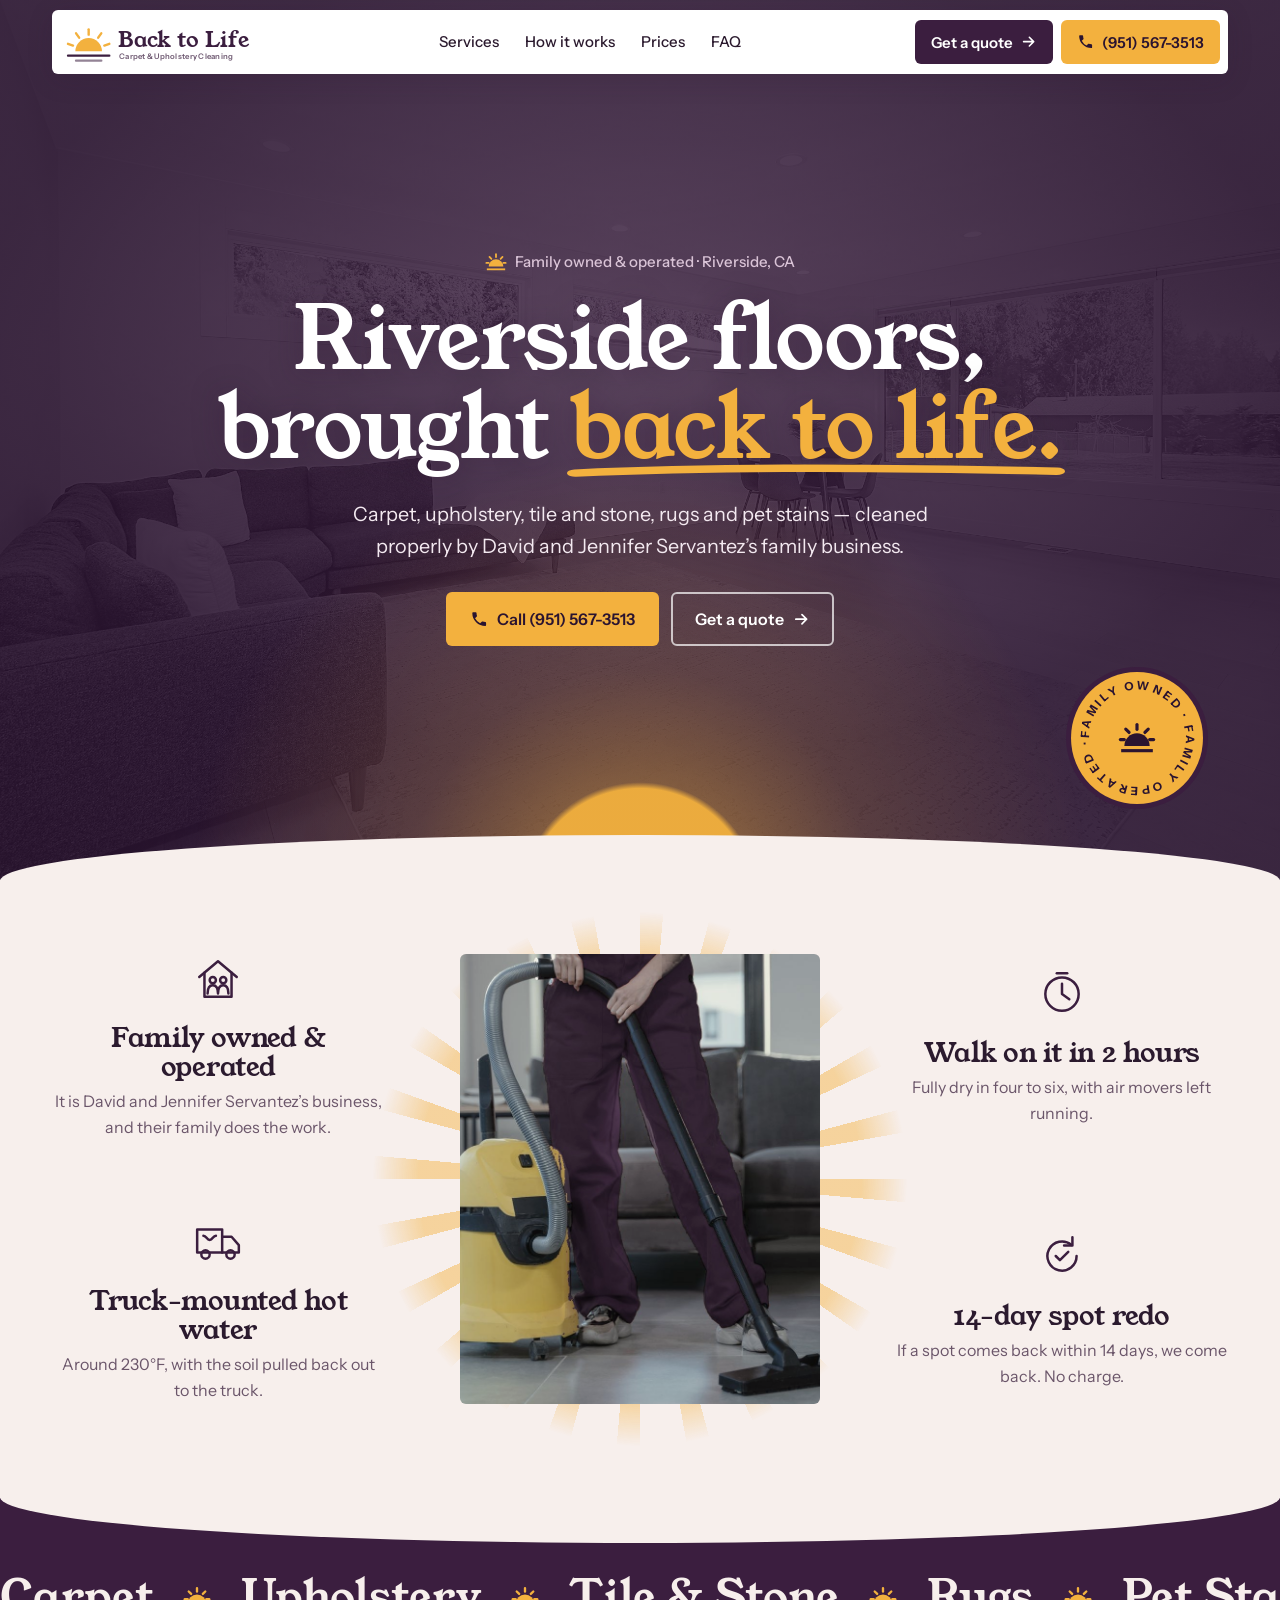
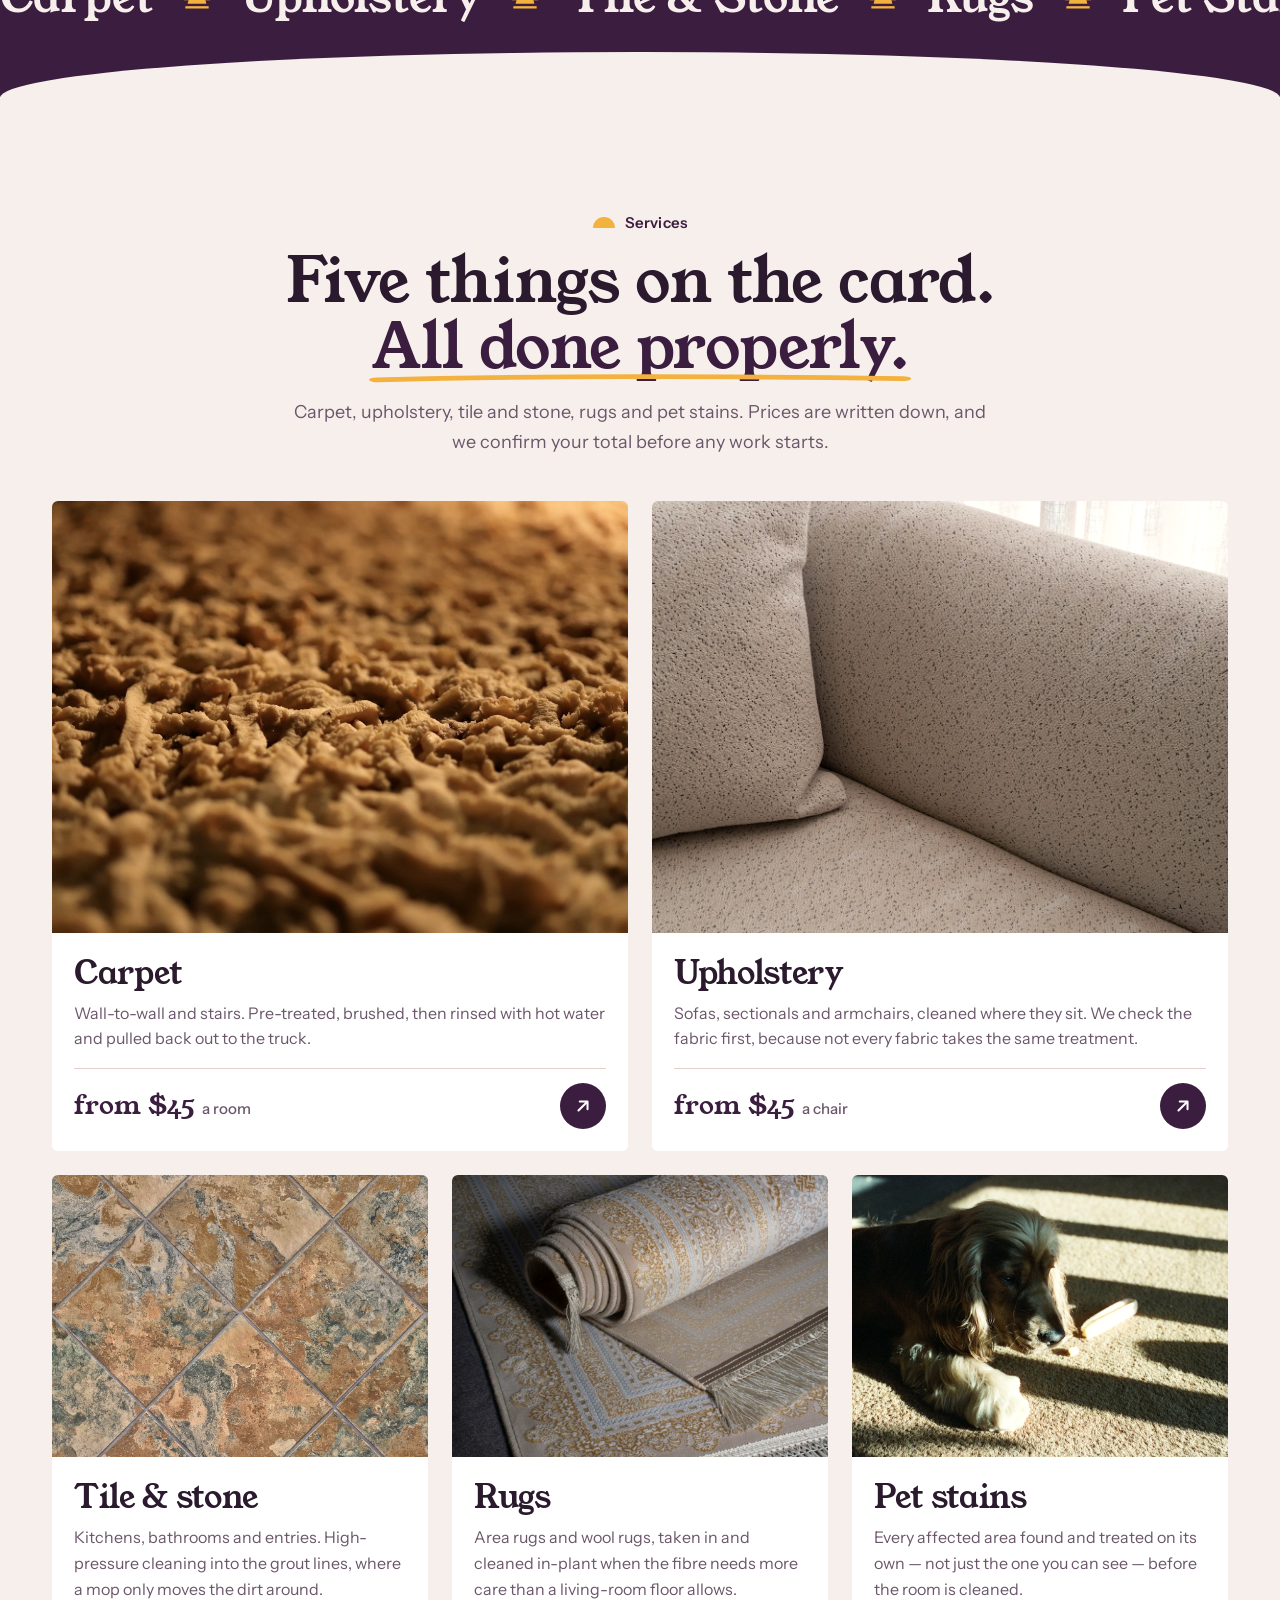
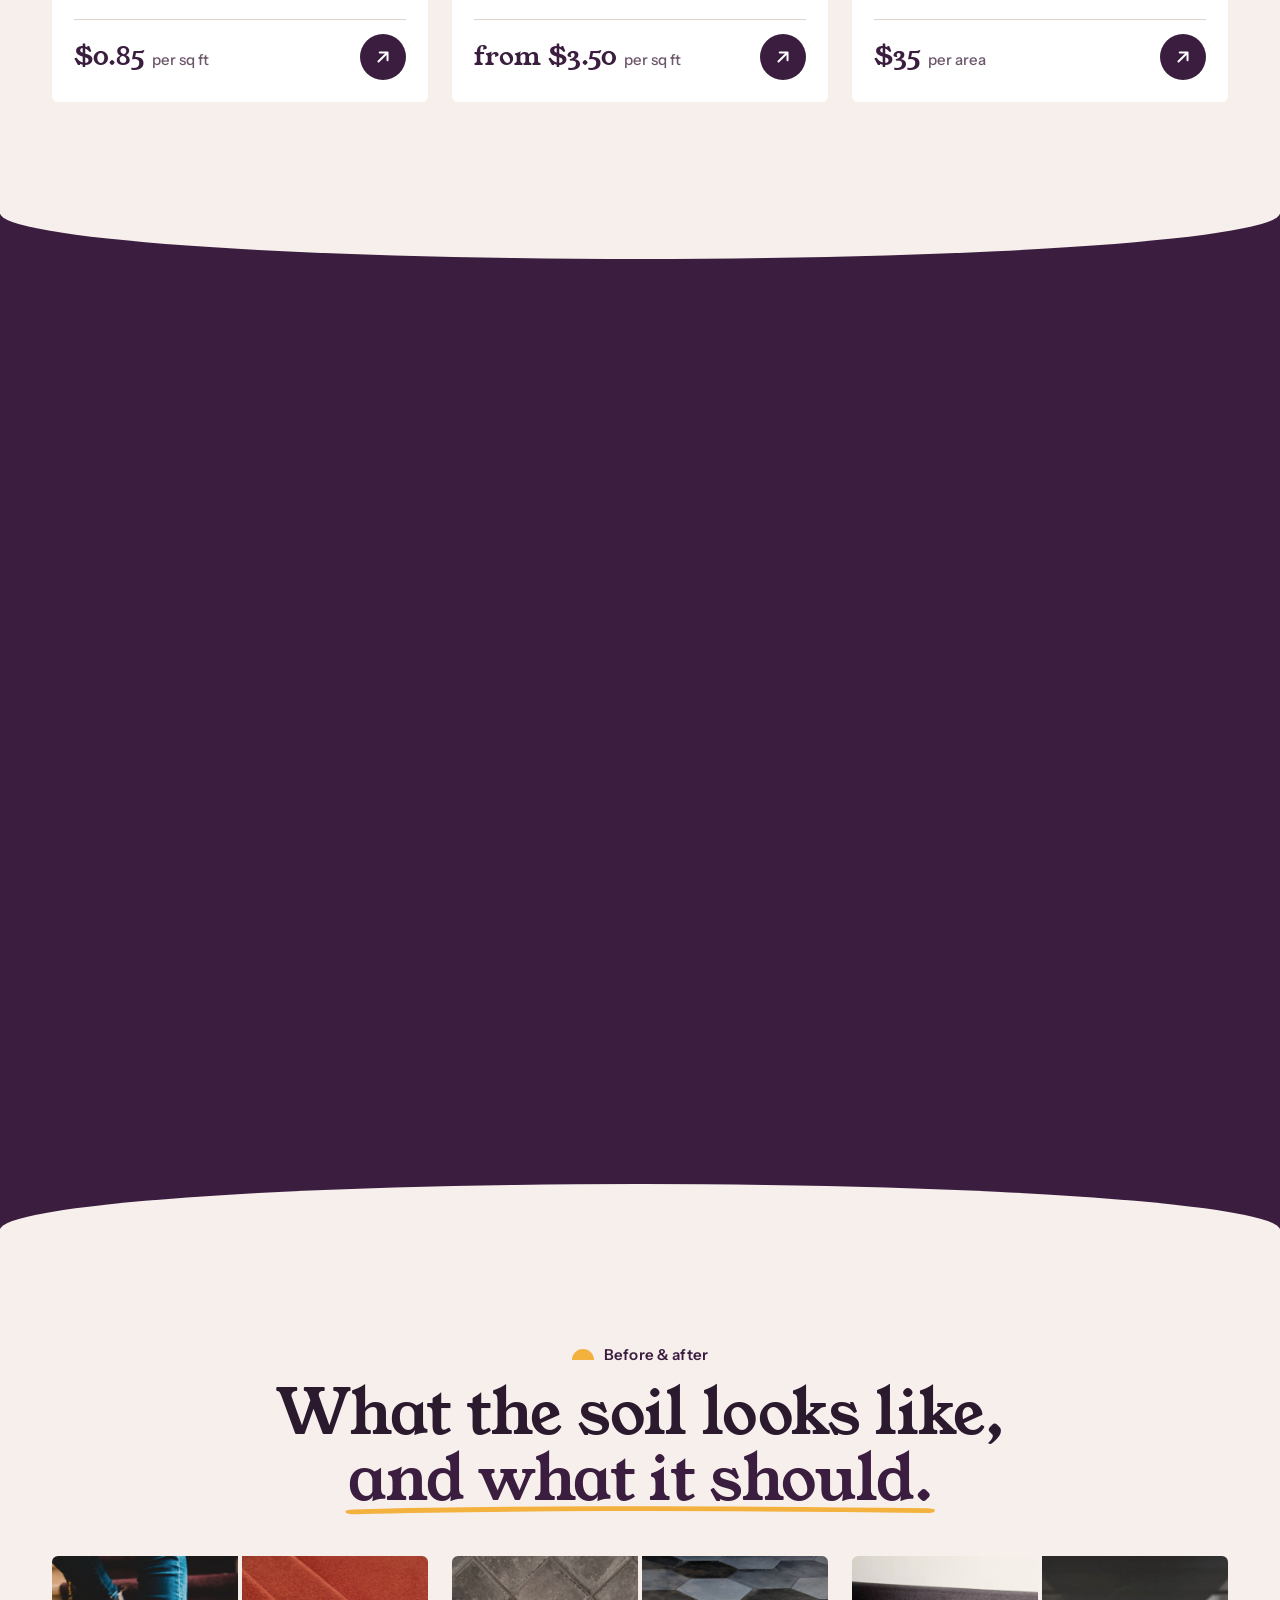
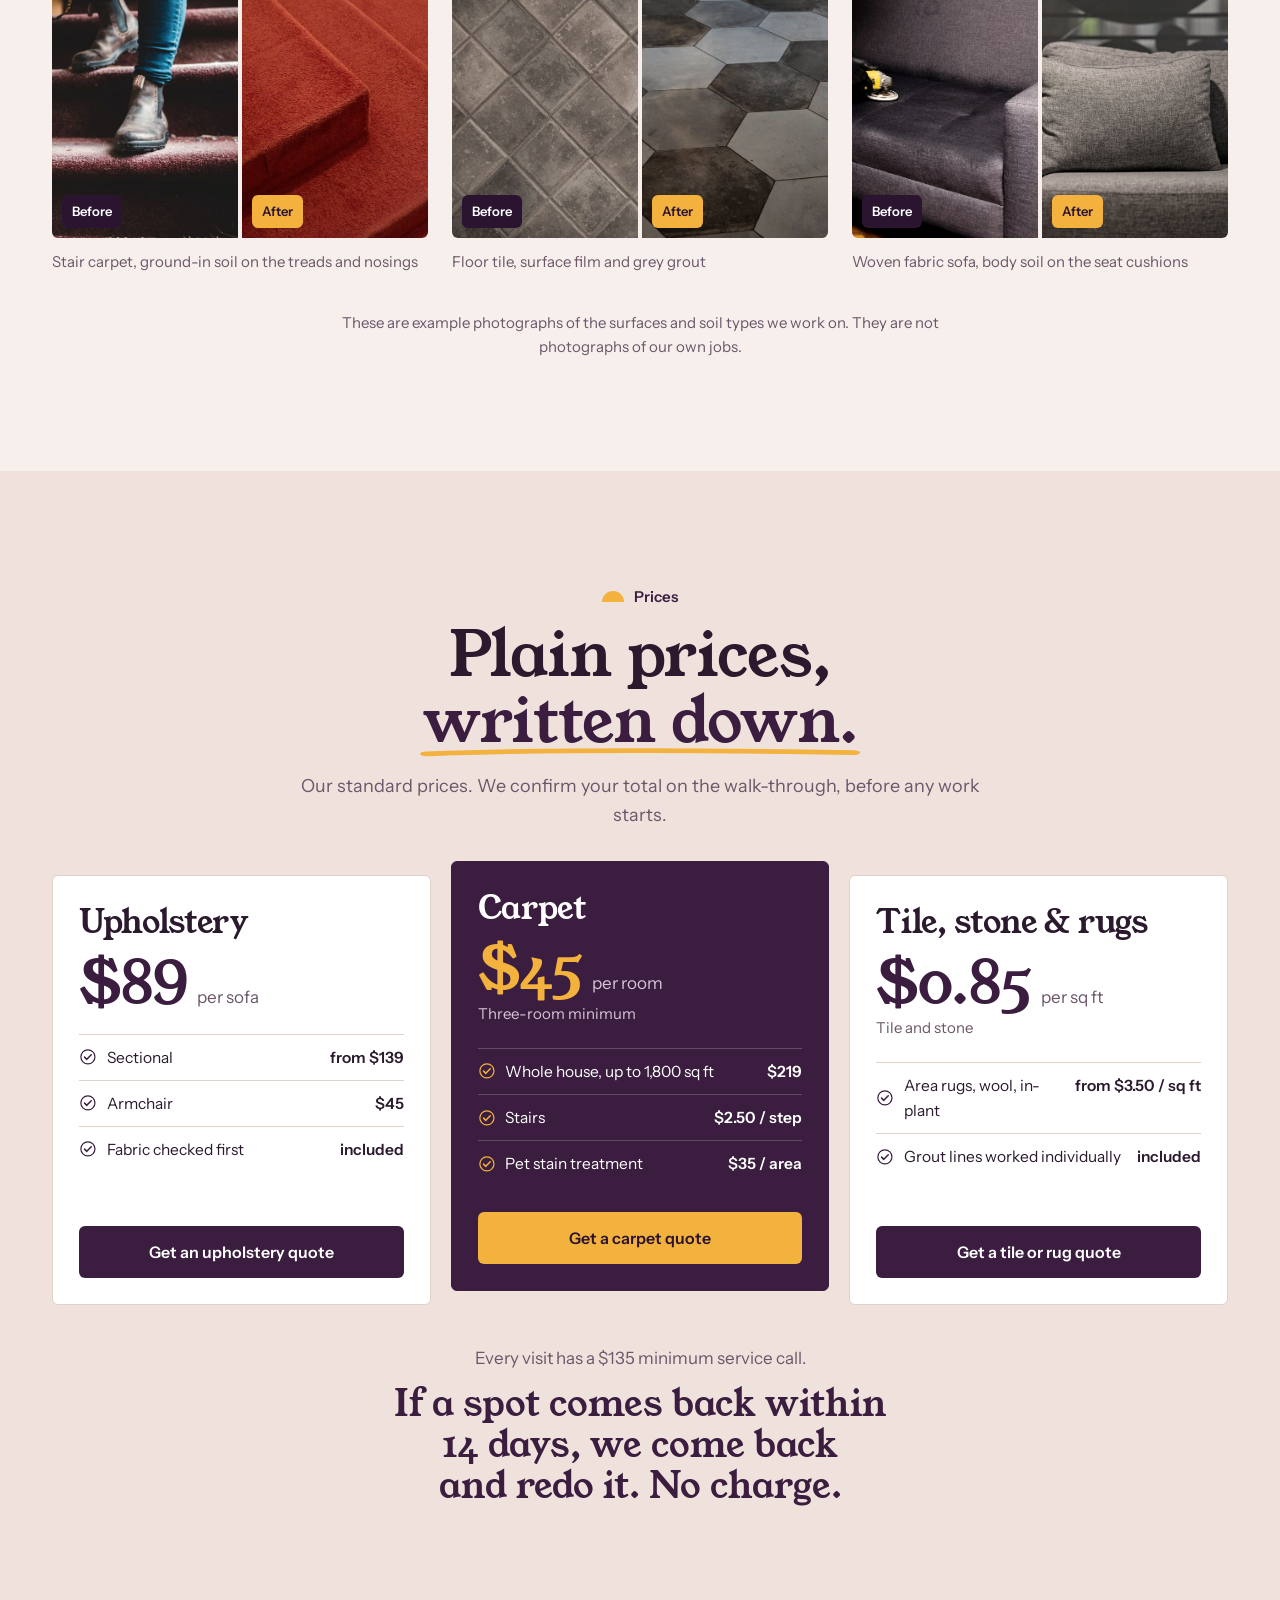
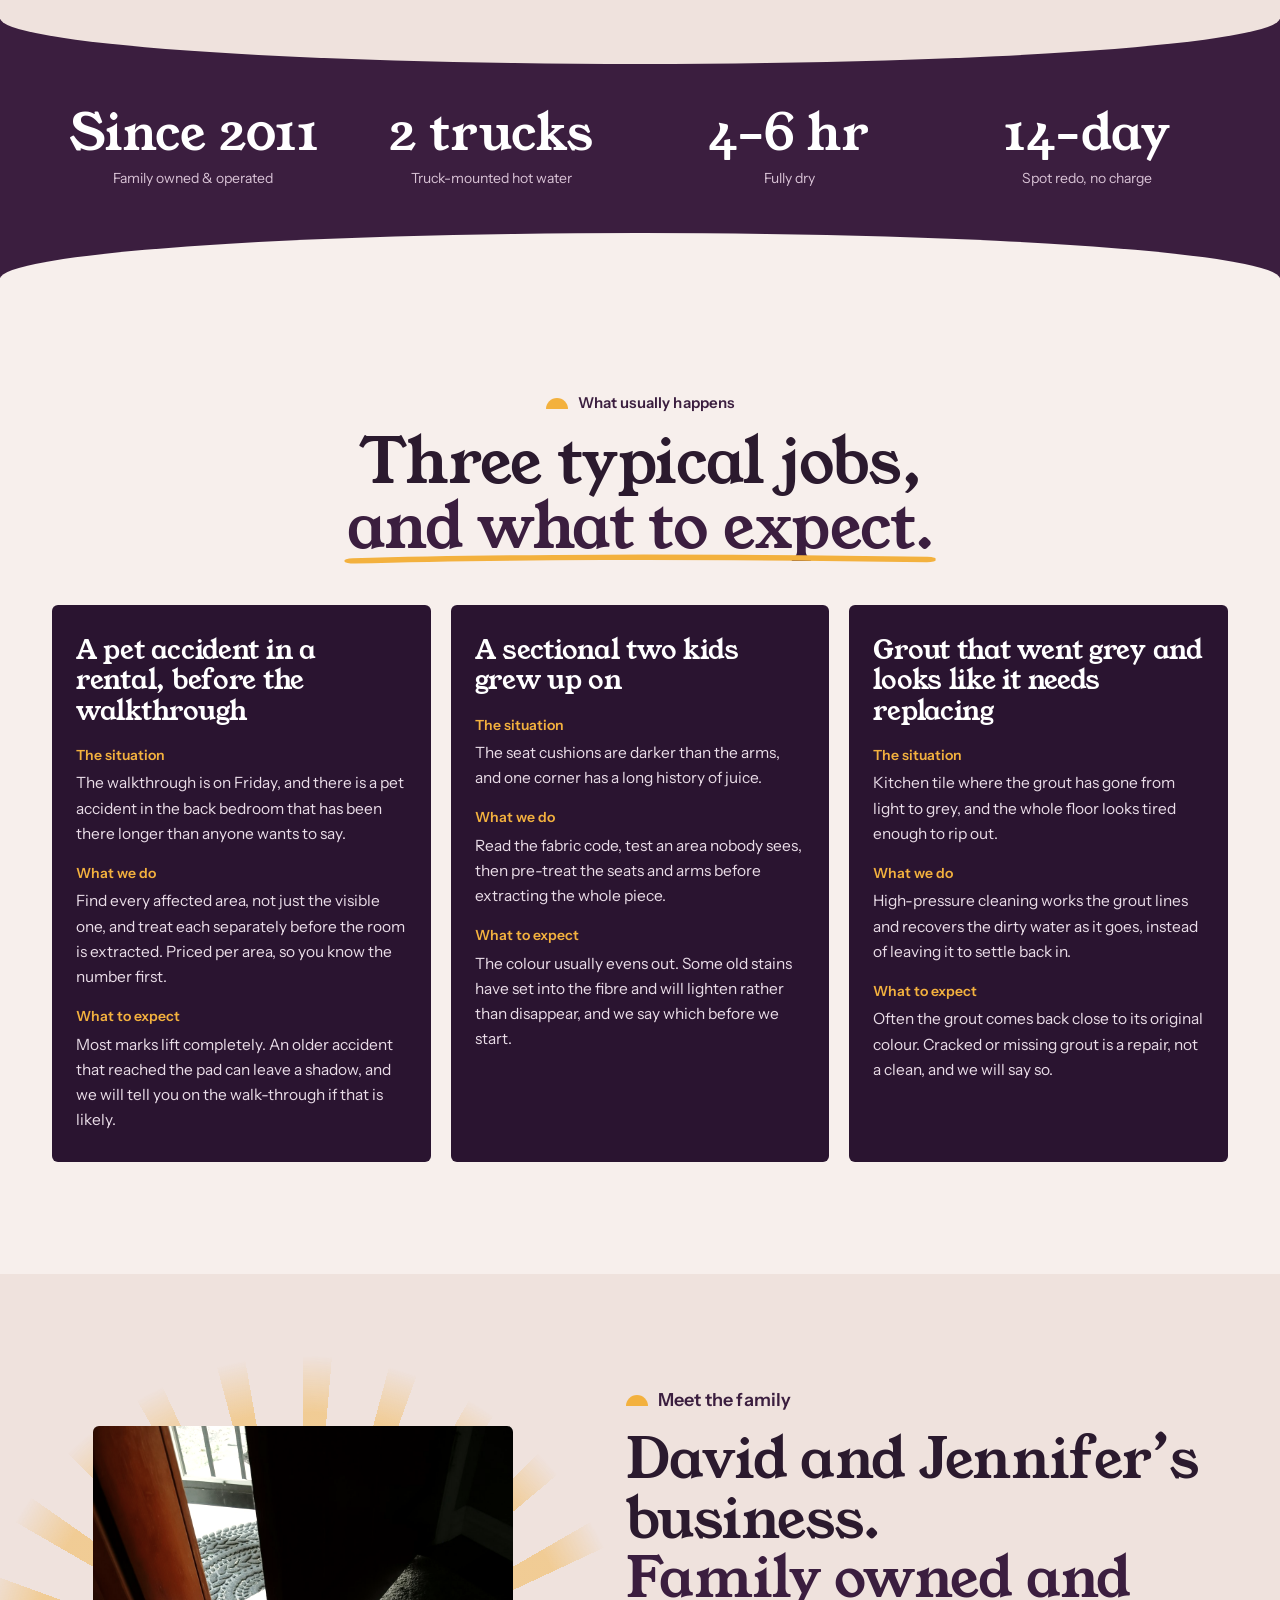
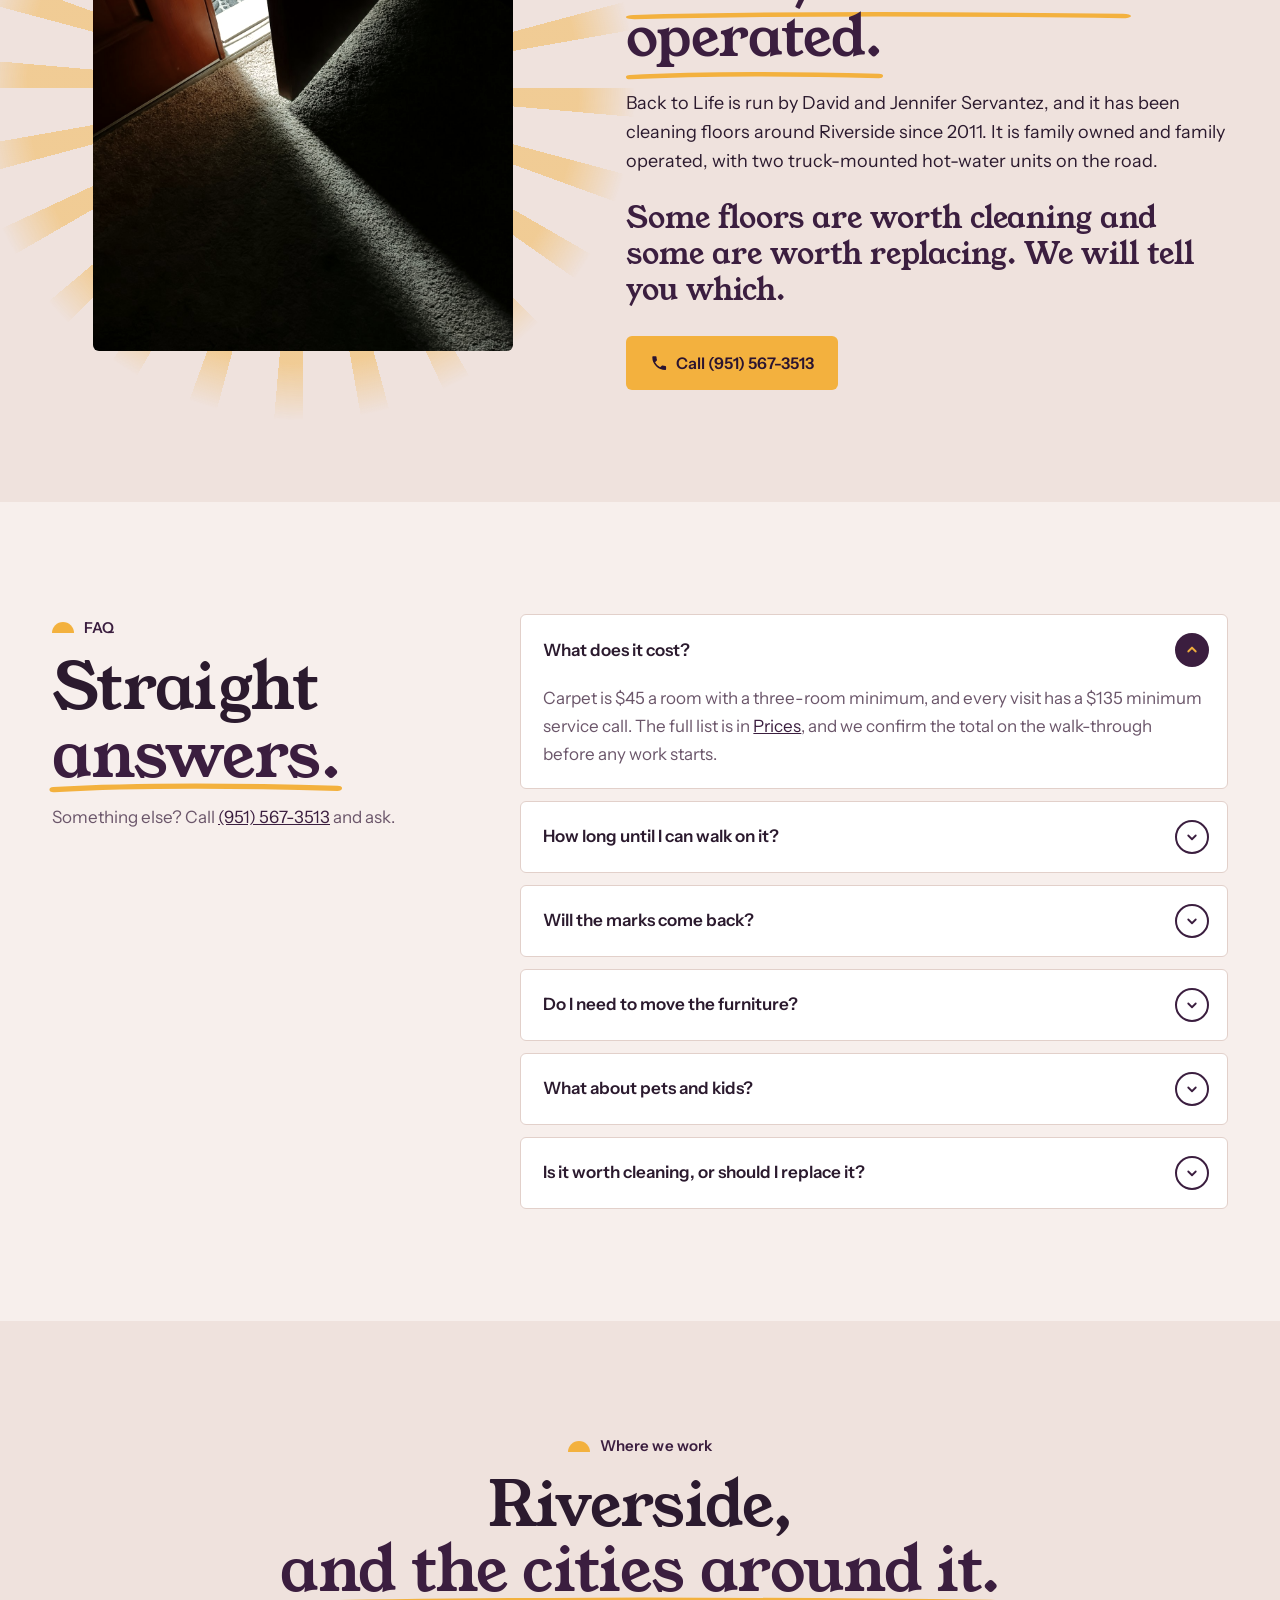
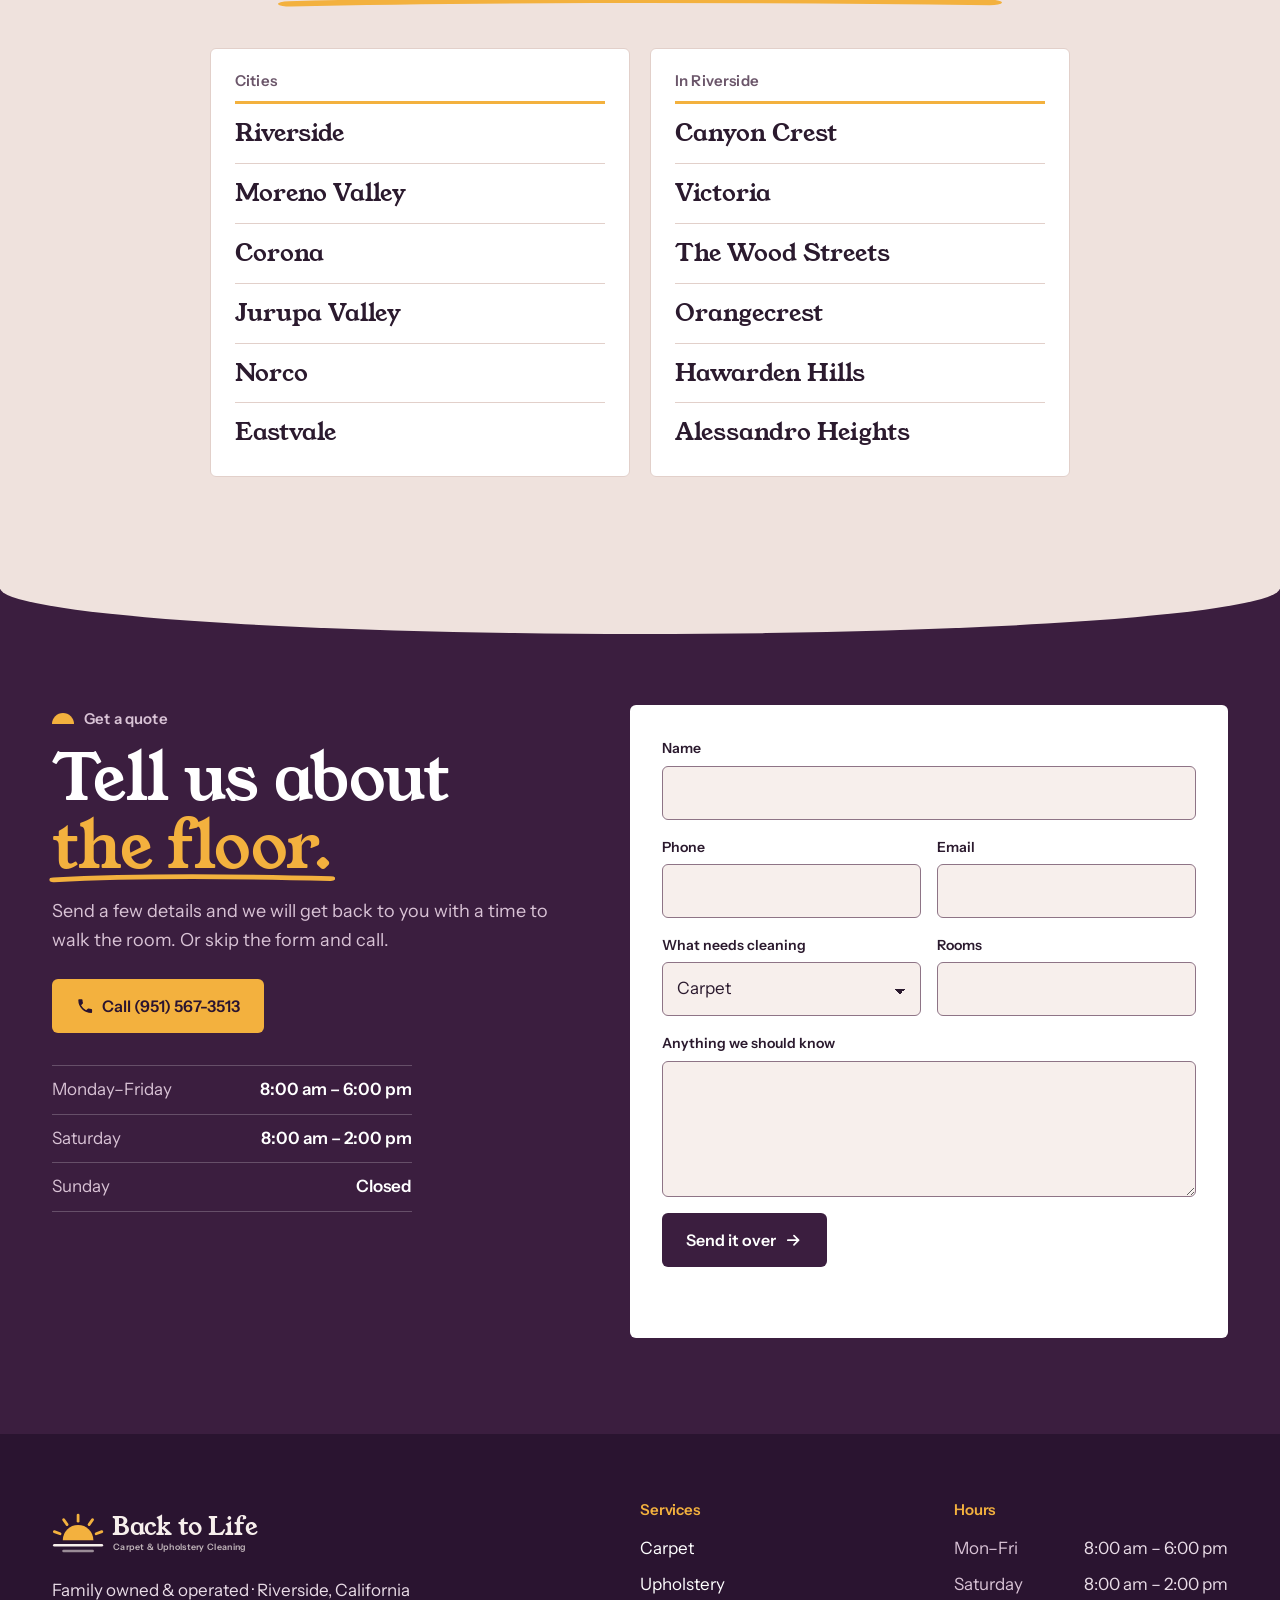
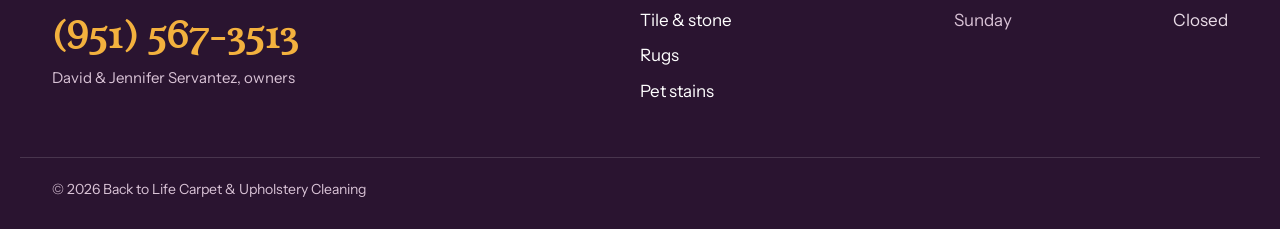
<file: alt/index.html>
<!doctype html>
<html lang="en">
<head>
  <meta charset="utf-8">
  <meta name="viewport" content="width=device-width, initial-scale=1">
  <title>Back to Life Carpet &amp; Upholstery Cleaning · Riverside, CA</title>
  <meta name="description" content="Family owned and operated carpet, upholstery, tile and stone, rug and pet stain cleaning in Riverside, California. Call (951) 567-3513.">
  <meta name="robots" content="noindex, nofollow">
  <!-- CONCEPT B (brand refresh) — spec mockup for a prospect. Not launched. Same layout as Concept A; new palette, type and proposed logo. Many details are illustrative — see HANDOFF-FOR-JOHN.md §0. -->
  <link rel="preconnect" href="https://fonts.googleapis.com">
  <link rel="preconnect" href="https://fonts.gstatic.com" crossorigin>
  <link href="https://fonts.googleapis.com/css2?family=Instrument+Sans:wght@400;500;600;700&family=Young+Serif&display=swap" rel="stylesheet">
  <link rel="stylesheet" href="styles.css">
  <script>document.documentElement.classList.add('js');</script>
</head>
<body>
  <!-- ============ SVG sprite: logo + icons ============ -->
  <svg width="0" height="0" style="position:absolute" aria-hidden="true" focusable="false">
    <!-- Logo: CONCEPT B — a proposed refresh (sun rising over a floor line). Not their mark; for discussion only. -->
    <symbol id="logo" viewBox="0 0 300 72">
      <path fill="#F3B13E" d="M14 50 A20 20 0 0 1 54 50 Z"/>
      <g stroke="#F3B13E" stroke-width="3.6" stroke-linecap="round">
        <path d="M34 25V17"/><path d="M48.3 29.5 52.9 23"/><path d="M19.7 29.5 15.1 23"/><path d="M57.5 41.4 65 38.7"/><path d="M10.5 41.4 3 38.7"/>
      </g>
      <g stroke="currentColor" stroke-linecap="round"><path d="M3 56.5H65" stroke-width="3.4"/><path d="M15 64H53" stroke-width="3.4" opacity=".55"/></g>
      <text x="78" y="43" font-family="'Young Serif', Georgia, serif" font-size="33" fill="currentColor">Back to Life</text>
      <text x="79.5" y="62" font-family="'Instrument Sans', system-ui, sans-serif" font-weight="600" font-size="11.6" letter-spacing=".4" fill="currentColor" opacity=".72">Carpet &amp; Upholstery Cleaning</text>
    </symbol>
    <symbol id="i-sun" viewBox="0 0 24 24"><path fill="currentColor" d="M4 17a8 8 0 0 1 16 0z"/><g stroke="currentColor" stroke-width="2" stroke-linecap="round"><path d="M12 3.5v3"/><path d="M4.9 6.4l2.1 2.1"/><path d="M19.1 6.4 17 8.5"/><path d="M1.5 13h2.5"/><path d="M20 13h2.5"/></g><path fill="currentColor" d="M2 19h20v2H2z"/></symbol>
    <symbol id="i-phone" viewBox="0 0 24 24"><path fill="currentColor" d="M6.6 10.8a15.2 15.2 0 0 0 6.6 6.6l2.2-2.2c.3-.3.7-.4 1-.2 1.1.4 2.3.6 3.6.6.6 0 1 .4 1 1V20c0 .6-.4 1-1 1A17 17 0 0 1 3 4c0-.6.4-1 1-1h3.5c.6 0 1 .4 1 1 0 1.3.2 2.5.6 3.6.1.3 0 .7-.2 1z"/></symbol>
    <symbol id="i-arrow" viewBox="0 0 24 24"><path fill="none" stroke="currentColor" stroke-width="2.2" stroke-linecap="round" stroke-linejoin="round" d="M5 12h14M13 6l6 6-6 6"/></symbol>
    <symbol id="i-check" viewBox="0 0 24 24"><circle cx="12" cy="12" r="9.5" fill="none" stroke="currentColor" stroke-width="1.6"/><path fill="none" stroke="currentColor" stroke-width="2" stroke-linecap="round" stroke-linejoin="round" d="M7.5 12.3l3 3 6-6.3"/></symbol>
    <symbol id="i-chev" viewBox="0 0 24 24"><path fill="none" stroke="currentColor" stroke-width="2.4" stroke-linecap="round" stroke-linejoin="round" d="M7 10l5 5 5-5"/></symbol>
    <symbol id="i-home" viewBox="0 0 48 48"><g fill="none" stroke="currentColor" stroke-width="2.4" stroke-linecap="round" stroke-linejoin="round"><path d="M6 22 24 7l18 15"/><path d="M11 18v23h26V18"/><circle cx="19" cy="25" r="3"/><circle cx="29" cy="25" r="3"/><path d="M14 38c0-5 2-8 5-8s5 3 5 8M24 38c0-5 2-8 5-8s5 3 5 8"/></g></symbol>
    <symbol id="i-truck" viewBox="0 0 48 48"><g fill="none" stroke="currentColor" stroke-width="2.4" stroke-linecap="round" stroke-linejoin="round"><path d="M4 12h24v22H4z"/><path d="M28 19h9l7 8v7H28"/><circle cx="12" cy="36" r="4"/><circle cx="36" cy="36" r="4"/><path d="M10 18c3 0 3 4 6 4s3-4 6-4"/></g></symbol>
    <symbol id="i-clock" viewBox="0 0 48 48"><g fill="none" stroke="currentColor" stroke-width="2.4" stroke-linecap="round" stroke-linejoin="round"><circle cx="24" cy="25" r="16"/><path d="M24 15v10l7 5"/><path d="M19 5h10"/></g></symbol>
    <symbol id="i-redo" viewBox="0 0 48 48"><g fill="none" stroke="currentColor" stroke-width="2.4" stroke-linecap="round" stroke-linejoin="round"><path d="M38 24a14 14 0 1 1-5-10.7"/><path d="M34 6v8h-8"/><path d="M18 24l4 4 8-8"/></g></symbol>
  </svg>

  <a class="skip-link" href="#main">Skip to content</a>

  <!-- ============ HEADER — floating white bar ============ -->
  <header class="site-header">
    <div class="wrap">
      <div class="header-bar">
        <a class="brand" href="#top" aria-label="Back to Life Carpet and Upholstery Cleaning, back to top">
          <svg class="logo" viewBox="0 0 300 72" aria-hidden="true"><use href="#logo"/></svg>
        </a>
        <nav class="site-nav" aria-label="Main">
          <ul>
            <li><a href="#services">Services</a></li>
            <li><a href="#how">How it works</a></li>
            <li><a href="#prices">Prices</a></li>
            <li><a href="#faq">FAQ</a></li>
          </ul>
        </nav>
        <div class="header-actions">
          <a class="btn btn-plum btn-sm header-quote" href="#contact">Get a quote <svg class="ico" aria-hidden="true"><use href="#i-arrow"/></svg></a>
          <a class="btn btn-sun btn-sm" href="tel:+19515673513"><svg class="ico" aria-hidden="true"><use href="#i-phone"/></svg><span class="hide-sm">(951) 567-3513</span><span class="show-sm">Call</span></a>
        </div>
      </div>
    </div>
  </header>

  <main id="main">

    <!-- ============ HERO ============ -->
    <section class="hero band-plum" id="top" aria-labelledby="hero-title">
      <!-- PLACEHOLDER stock (Unsplash) — greyscale under an aubergine overlay -->
      <img class="hero-bg" src="../assets/PLACEHOLDER-hero-room.jpg" width="2400" height="1600" fetchpriority="high"
           alt="" aria-hidden="true">
      <div class="hero-scrim" aria-hidden="true"></div>
      <div class="hero-sun" aria-hidden="true"></div>
      <div class="wrap hero-inner">
        <p class="kicker reveal"><svg class="ico" aria-hidden="true"><use href="#i-sun"/></svg> Family owned &amp; operated · Riverside, CA</p>
        <h1 id="hero-title" class="reveal">Riverside floors,<br class="br-lg"> brought <span class="hl">back to life.</span></h1>
        <p class="hero-lede reveal">Carpet, upholstery, tile and stone, rugs and pet stains — cleaned properly by David and Jennifer Servantez’s family business.</p>
        <div class="hero-ctas reveal">
          <a class="btn btn-sun" href="tel:+19515673513"><svg class="ico" aria-hidden="true"><use href="#i-phone"/></svg> Call (951) 567-3513</a>
          <a class="btn btn-light" href="#contact">Get a quote <svg class="ico" aria-hidden="true"><use href="#i-arrow"/></svg></a>
        </div>
      </div>
      <div class="stamp" aria-hidden="true">
        <svg viewBox="0 0 120 120" class="stamp-ring">
          <defs><path id="stamp-path" d="M60 60 m-44 0 a44 44 0 1 1 88 0 a44 44 0 1 1 -88 0"/></defs>
          <text><textPath href="#stamp-path" startOffset="0" textLength="272" lengthAdjust="spacing">FAMILY OWNED · FAMILY OPERATED ·</textPath></text>
        </svg>
        <svg class="stamp-sun" viewBox="0 0 24 24"><use href="#i-sun"/></svg>
      </div>
      <div class="edge edge-bottom" style="--edge: var(--linen)" aria-hidden="true"></div>
    </section>

    <!-- ============ FEATURES ============ -->
    <section class="features band-linen" aria-label="Why Back to Life">
      <div class="wrap features-grid">
        <div class="feature reveal">
          <svg class="feature-ico" aria-hidden="true"><use href="#i-home"/></svg>
          <h2>Family owned &amp; operated</h2>
          <p>It is David and Jennifer Servantez’s business, and their family does the work.</p>
        </div>
        <div class="feature reveal">
          <svg class="feature-ico" aria-hidden="true"><use href="#i-truck"/></svg>
          <h2>Truck-mounted hot water</h2>
          <p>Around 230°F, with the soil pulled back out to the truck.</p>
        </div>
        <figure class="features-media reveal">
          <div class="sun-disc" aria-hidden="true"></div>
          <div class="frame">
            <!-- PLACEHOLDER stock (Pexels 6195273), coveralls recoloured to aubergine -->
            <img src="../assets/PLACEHOLDER-feature-clean-b.jpg" width="1400" height="933" loading="lazy"
                 alt="A technician in work coveralls cleaning a living-room floor beside a grey sofa">

          </div>
        </figure>
        <div class="feature reveal">
          <svg class="feature-ico" aria-hidden="true"><use href="#i-clock"/></svg>
          <h2>Walk on it in 2 hours</h2>
          <p>Fully dry in four to six, with air movers left running.</p>
        </div>
        <div class="feature reveal">
          <svg class="feature-ico" aria-hidden="true"><use href="#i-redo"/></svg>
          <h2>14-day spot redo</h2>
          <p>If a spot comes back within 14 days, we come back. No charge.</p>
        </div>
      </div>
    </section>

    <!-- ============ MARQUEE — real services only ============ -->
    <section class="marquee band-plum" aria-label="Services">
      <div class="edge edge-top" style="--edge: var(--linen)" aria-hidden="true"></div>
      <ul class="visually-hidden">
        <li>Carpet</li><li>Upholstery</li><li>Tile and stone</li><li>Rugs</li><li>Pet stains</li>
      </ul>
      <div class="marquee-track" aria-hidden="true">
        <div class="marquee-group">
          <span>Carpet</span><svg class="ico"><use href="#i-sun"/></svg>
          <span>Upholstery</span><svg class="ico"><use href="#i-sun"/></svg>
          <span>Tile &amp; Stone</span><svg class="ico"><use href="#i-sun"/></svg>
          <span>Rugs</span><svg class="ico"><use href="#i-sun"/></svg>
          <span>Pet Stains</span><svg class="ico"><use href="#i-sun"/></svg>
          <span>Family Owned</span><svg class="ico"><use href="#i-sun"/></svg>
        </div>
        <div class="marquee-group">
          <span>Carpet</span><svg class="ico"><use href="#i-sun"/></svg>
          <span>Upholstery</span><svg class="ico"><use href="#i-sun"/></svg>
          <span>Tile &amp; Stone</span><svg class="ico"><use href="#i-sun"/></svg>
          <span>Rugs</span><svg class="ico"><use href="#i-sun"/></svg>
          <span>Pet Stains</span><svg class="ico"><use href="#i-sun"/></svg>
          <span>Family Owned</span><svg class="ico"><use href="#i-sun"/></svg>
        </div>
      </div>
      <div class="edge edge-bottom" style="--edge: var(--linen)" aria-hidden="true"></div>
    </section>

    <!-- ============ SERVICES — the five on the card ============ -->
    <section class="section band-linen" id="services" aria-labelledby="services-title">
      <div class="wrap">
        <header class="section-head center reveal">
          <p class="eyebrow">Services</p>
          <h2 id="services-title">Five things on the card.<br> <span class="hl">All done properly.</span></h2>
          <p class="section-lede">Carpet, upholstery, tile and stone, rugs and pet stains. Prices are written down, and we confirm your total before any work starts.</p>
        </header>

        <div class="service-grid">
          <article class="service service-lg reveal">
            <div class="frame frame-43"><img src="../assets/PLACEHOLDER-service-carpet.jpg" width="1200" height="800" loading="lazy" alt="Close-up of dense tan carpet pile, shallow focus"></div>
            <div class="service-body">
              <h3>Carpet</h3>
              <p>Wall-to-wall and stairs. Pre-treated, brushed, then rinsed with hot water and pulled back out to the truck.</p>
              <div class="service-foot"><span class="price">from $45 <small>a room</small></span><a class="round-btn" href="#prices" aria-label="Carpet prices"><svg aria-hidden="true"><use href="#i-arrow"/></svg></a></div>
            </div>
          </article>

          <article class="service service-lg reveal">
            <div class="frame frame-43"><img src="../assets/PLACEHOLDER-service-upholstery.jpg" width="1200" height="1800" loading="lazy" alt="The arm and seat of a textured oatmeal fabric sofa in soft window light"></div>
            <div class="service-body">
              <h3>Upholstery</h3>
              <p>Sofas, sectionals and armchairs, cleaned where they sit. We check the fabric first, because not every fabric takes the same treatment.</p>
              <div class="service-foot"><span class="price">from $45 <small>a chair</small></span><a class="round-btn" href="#prices" aria-label="Upholstery prices"><svg aria-hidden="true"><use href="#i-arrow"/></svg></a></div>
            </div>
          </article>

          <article class="service reveal">
            <div class="frame frame-43"><img src="../assets/PLACEHOLDER-service-tile.jpg" width="1200" height="1200" loading="lazy" alt="Warm-toned stone-look floor tile laid on the diagonal, grout lines visible"></div>
            <div class="service-body">
              <h3>Tile &amp; stone</h3>
              <p>Kitchens, bathrooms and entries. High-pressure cleaning into the grout lines, where a mop only moves the dirt around.</p>
              <div class="service-foot"><span class="price">$0.85 <small>per sq ft</small></span><a class="round-btn" href="#prices" aria-label="Tile and stone prices"><svg aria-hidden="true"><use href="#i-arrow"/></svg></a></div>
            </div>
          </article>

          <article class="service reveal">
            <div class="frame frame-43"><img src="../assets/PLACEHOLDER-service-rugs.jpg" width="1200" height="1800" loading="lazy" alt="A patterned area rug rolled up on top of another rug"></div>
            <div class="service-body">
              <h3>Rugs</h3>
              <p>Area rugs and wool rugs, taken in and cleaned in-plant when the fibre needs more care than a living-room floor allows.</p>
              <div class="service-foot"><span class="price">from $3.50 <small>per sq ft</small></span><a class="round-btn" href="#prices" aria-label="Rug prices"><svg aria-hidden="true"><use href="#i-arrow"/></svg></a></div>
            </div>
          </article>

          <article class="service reveal">
            <div class="frame frame-43"><img src="../assets/PLACEHOLDER-service-pet.jpg" width="1200" height="796" loading="lazy" alt="A spaniel resting on a light carpet in bands of sunlight"></div>
            <div class="service-body">
              <h3>Pet stains</h3>
              <p>Every affected area found and treated on its own — not just the one you can see — before the room is cleaned.</p>
              <div class="service-foot"><span class="price">$35 <small>per area</small></span><a class="round-btn" href="#prices" aria-label="Pet stain prices"><svg aria-hidden="true"><use href="#i-arrow"/></svg></a></div>
            </div>
          </article>
        </div>
      </div>
    </section>

    <!-- ============ HOW IT WORKS — five staggered step cards ============ -->
    <section class="how band-plum" id="how" aria-labelledby="how-title">
      <div class="edge edge-top" style="--edge: var(--linen)" aria-hidden="true"></div>
      <div class="wrap">
        <header class="section-head reveal">
          <p class="eyebrow eyebrow-light">How it works</p>
          <h2 id="how-title">Five passes, <span class="hl">start to finish.</span></h2>
          <p class="section-lede">What actually happens in your house, in order. Nothing skipped to save time.</p>
        </header>

        <ol class="steps">
          <li class="step reveal">
            <span class="step-num" aria-hidden="true">01</span>
            <div class="step-card">
              <h3><span class="visually-hidden">Step 1: </span>Walk the room</h3>
              <p>We look at the floor before we quote: the fibre, the traffic lanes, and what the marks really are.</p>
              <div class="step-img"><img src="../assets/PLACEHOLDER-pass-01.jpg" width="1400" height="933" loading="lazy" alt="A floor-level view across carpet pile in low raking light"></div>
            </div>
          </li>
          <li class="step reveal">
            <span class="step-num" aria-hidden="true">02</span>
            <div class="step-card">
              <h3><span class="visually-hidden">Step 2: </span>Treat the marks</h3>
              <p>Every mark gets its own pre-treatment, left for ten minutes before any machine touches it.</p>
              <div class="step-img step-img-low"><img src="../assets/PLACEHOLDER-pass-02.jpg" width="1400" height="2100" loading="lazy" alt="Someone on hands and knees working a cloth over one spot at floor level, beside a patterned rug"></div>
            </div>
          </li>
          <li class="step reveal">
            <span class="step-num" aria-hidden="true">03</span>
            <div class="step-card">
              <h3><span class="visually-hidden">Step 3: </span>Pull it out</h3>
              <p>Brushes loosen the soil, then water at around 230°F rinses it out and back to the truck.</p>
              <div class="step-img"><img src="../assets/PLACEHOLDER-ba-sofa-before.jpg" width="1000" height="667" loading="lazy" alt="A grey fabric sofa seat being worked over with a rotary brush"></div>
            </div>
          </li>
          <li class="step reveal">
            <span class="step-num" aria-hidden="true">04</span>
            <div class="step-card">
              <h3><span class="visually-hidden">Step 4: </span>Set the pile</h3>
              <p>A grooming rake stands the fibres up, so the carpet dries upright instead of matted flat.</p>
              <div class="step-img"><img src="../assets/PLACEHOLDER-pass-04.jpg" width="1400" height="932" loading="lazy" alt="Carpet pile standing upright and even across the frame"></div>
            </div>
          </li>
          <li class="step reveal">
            <span class="step-num" aria-hidden="true">05</span>
            <div class="step-card">
              <h3><span class="visually-hidden">Step 5: </span>Leave it drying</h3>
              <p>Air movers stay running. Walk on it in about two hours; fully dry in four to six.</p>
              <div class="step-img"><img src="../assets/PLACEHOLDER-pass-05.jpg" width="1400" height="935" loading="lazy" alt="An empty carpeted room with sun coming through a sliding glass door"></div>
            </div>
          </li>
        </ol>
      </div>
      <div class="edge edge-bottom" style="--edge: var(--linen)" aria-hidden="true"></div>
    </section>

    <!-- ============ BEFORE / AFTER — static splits, honestly labelled ============ -->
    <section class="section band-linen" id="before-after" aria-labelledby="ba-title">
      <div class="wrap">
        <header class="section-head center reveal">
          <p class="eyebrow">Before &amp; after</p>
          <h2 id="ba-title">What the soil looks like,<br> <span class="hl">and what it should.</span></h2>
        </header>

        <div class="ba-grid">
          <figure class="ba reveal">
            <div class="ba-pair">
              <div class="ba-half"><img src="../assets/PLACEHOLDER-ba-stairs-before.jpg" width="1000" height="667" loading="lazy" alt="Worn red stair carpet with grit ground into the treads"><span class="ba-label">Before</span></div>
              <div class="ba-half"><img src="../assets/PLACEHOLDER-ba-stairs-after.jpg" width="1000" height="645" loading="lazy" alt="Clean red stair carpet with crisp, even pile on the nosings"><span class="ba-label ba-label-after">After</span></div>
            </div>
            <figcaption>Stair carpet, ground-in soil on the treads and nosings</figcaption>
          </figure>
          <figure class="ba reveal">
            <div class="ba-pair">
              <div class="ba-half"><img src="../assets/PLACEHOLDER-ba-tile-before.jpg" width="1000" height="667" loading="lazy" alt="Grey floor tile with a dull surface film and darkened grout lines"><span class="ba-label">Before</span></div>
              <div class="ba-half"><img src="../assets/PLACEHOLDER-ba-tile-after.jpg" width="1000" height="667" loading="lazy" alt="Clean hexagonal floor tile with light, even grout lines"><span class="ba-label ba-label-after">After</span></div>
            </div>
            <figcaption>Floor tile, surface film and grey grout</figcaption>
          </figure>
          <figure class="ba reveal">
            <div class="ba-pair">
              <div class="ba-half"><img src="../assets/PLACEHOLDER-ba-sofa-before.jpg" width="1000" height="667" loading="lazy" alt="A grey woven-fabric sofa seat being worked over with a rotary brush"><span class="ba-label">Before</span></div>
              <div class="ba-half"><img src="../assets/PLACEHOLDER-ba-sofa-after.jpg" width="1000" height="750" loading="lazy" alt="A clean grey woven-fabric sofa with even colour across the cushions"><span class="ba-label ba-label-after">After</span></div>
            </div>
            <figcaption>Woven fabric sofa, body soil on the seat cushions</figcaption>
          </figure>
        </div>
        <p class="ba-note">These are example photographs of the surfaces and soil types we work on. They are not photographs of our own jobs.</p>
      </div>
    </section>

    <!-- ============ PRICING — three cards, no ranking flags ============ -->
    <section class="section band-linen2" id="prices" aria-labelledby="prices-title">
      <div class="wrap">
        <header class="section-head center reveal">
          <p class="eyebrow">Prices</p>
          <h2 id="prices-title">Plain prices,<br> <span class="hl">written down.</span></h2>
          <p class="section-lede">Our standard prices. We confirm your total on the walk-through, before any work starts.</p>
        </header>

        <div class="price-grid">
          <article class="price-card reveal">
            <h3>Upholstery</h3>
            <p class="price-big"><span>$89</span> per sofa</p>
            <ul class="price-list">
              <li><svg class="ico" aria-hidden="true"><use href="#i-check"/></svg><span>Sectional</span><b>from $139</b></li>
              <li><svg class="ico" aria-hidden="true"><use href="#i-check"/></svg><span>Armchair</span><b>$45</b></li>
              <li><svg class="ico" aria-hidden="true"><use href="#i-check"/></svg><span>Fabric checked first</span><b>included</b></li>
            </ul>
            <a class="btn btn-plum btn-block" href="#contact">Get an upholstery quote</a>
          </article>

          <article class="price-card price-card-plum reveal">
            <h3>Carpet</h3>
            <p class="price-big"><span>$45</span> per room</p>
            <p class="price-sub">Three-room minimum</p>
            <ul class="price-list">
              <li><svg class="ico" aria-hidden="true"><use href="#i-check"/></svg><span>Whole house, up to 1,800 sq ft</span><b>$219</b></li>
              <li><svg class="ico" aria-hidden="true"><use href="#i-check"/></svg><span>Stairs</span><b>$2.50 / step</b></li>
              <li><svg class="ico" aria-hidden="true"><use href="#i-check"/></svg><span>Pet stain treatment</span><b>$35 / area</b></li>
            </ul>
            <a class="btn btn-sun btn-block" href="#contact">Get a carpet quote</a>
          </article>

          <article class="price-card reveal">
            <h3>Tile, stone &amp; rugs</h3>
            <p class="price-big"><span>$0.85</span> per sq ft</p>
            <p class="price-sub">Tile and stone</p>
            <ul class="price-list">
              <li><svg class="ico" aria-hidden="true"><use href="#i-check"/></svg><span>Area rugs, wool, in-plant</span><b>from $3.50 / sq ft</b></li>
              <li><svg class="ico" aria-hidden="true"><use href="#i-check"/></svg><span>Grout lines worked individually</span><b>included</b></li>
            </ul>
            <a class="btn btn-plum btn-block" href="#contact">Get a tile or rug quote</a>
          </article>
        </div>

        <div class="price-foot reveal">
          <p class="price-min">Every visit has a $135 minimum service call.</p>
          <p class="guarantee">If a spot comes back within 14 days, we come back and redo it. No charge.</p>
        </div>
      </div>
    </section>

    <!-- ============ STAT BAND — operational figures only ============ -->
    <section class="stats band-plum" aria-label="The business in four figures">
      <div class="edge edge-top" style="--edge: var(--linen2)" aria-hidden="true"></div>
      <dl class="wrap stat-grid">
        <div class="stat reveal"><dd>Since 2011</dd><dt>Family owned &amp; operated</dt></div>
        <div class="stat reveal"><dd>2 trucks</dd><dt>Truck-mounted hot water</dt></div>
        <div class="stat reveal"><dd>4–6 hr</dd><dt>Fully dry</dt></div>
        <div class="stat reveal"><dd>14-day</dd><dt>Spot redo, no charge</dt></div>
      </dl>
      <div class="edge edge-bottom" style="--edge: var(--linen)" aria-hidden="true"></div>
    </section>

    <!-- ============ WHAT USUALLY HAPPENS — company voice, no quotes, no names ============ -->
    <section class="section band-linen" id="typical-jobs" aria-labelledby="jobs-title">
      <div class="wrap">
        <header class="section-head center reveal">
          <p class="eyebrow">What usually happens</p>
          <h2 id="jobs-title">Three typical jobs,<br> <span class="hl">and what to expect.</span></h2>
        </header>

        <div class="jobs">
          <article class="job reveal">
            <h3>A pet accident in a rental, before the walkthrough</h3>
            <dl>
              <dt>The situation</dt>
              <dd>The walkthrough is on Friday, and there is a pet accident in the back bedroom that has been there longer than anyone wants to say.</dd>
              <dt>What we do</dt>
              <dd>Find every affected area, not just the visible one, and treat each separately before the room is extracted. Priced per area, so you know the number first.</dd>
              <dt>What to expect</dt>
              <dd>Most marks lift completely. An older accident that reached the pad can leave a shadow, and we will tell you on the walk-through if that is likely.</dd>
            </dl>
          </article>
          <article class="job reveal">
            <h3>A sectional two kids grew up on</h3>
            <dl>
              <dt>The situation</dt>
              <dd>The seat cushions are darker than the arms, and one corner has a long history of juice.</dd>
              <dt>What we do</dt>
              <dd>Read the fabric code, test an area nobody sees, then pre-treat the seats and arms before extracting the whole piece.</dd>
              <dt>What to expect</dt>
              <dd>The colour usually evens out. Some old stains have set into the fibre and will lighten rather than disappear, and we say which before we start.</dd>
            </dl>
          </article>
          <article class="job reveal">
            <h3>Grout that went grey and looks like it needs replacing</h3>
            <dl>
              <dt>The situation</dt>
              <dd>Kitchen tile where the grout has gone from light to grey, and the whole floor looks tired enough to rip out.</dd>
              <dt>What we do</dt>
              <dd>High-pressure cleaning works the grout lines and recovers the dirty water as it goes, instead of leaving it to settle back in.</dd>
              <dt>What to expect</dt>
              <dd>Often the grout comes back close to its original colour. Cracked or missing grout is a repair, not a clean, and we will say so.</dd>
            </dl>
          </article>
        </div>
      </div>
    </section>

    <!-- ============ ABOUT ============ -->
    <section class="section band-linen2" id="about" aria-labelledby="about-title">
      <div class="wrap about-inner">
        <figure class="about-media reveal">
          <div class="sun-disc sun-disc-lg" aria-hidden="true"></div>
          <div class="frame"><img src="../assets/PLACEHOLDER-about.jpg" width="1200" height="1642" loading="lazy" alt="Light from an open door falling across a dark carpeted floor"></div>
        </figure>
        <div class="about-copy reveal">
          <p class="eyebrow">Meet the family</p>
          <h2 id="about-title">David and Jennifer’s business.<br> <span class="hl">Family owned and operated.</span></h2>
          <p>Back to Life is run by David and Jennifer Servantez, and it has been cleaning floors around Riverside since 2011. It is family owned and family operated, with two truck-mounted hot-water units on the road.</p>
          <p class="about-close">Some floors are worth cleaning and some are worth replacing. We will tell you which.</p>
          <a class="btn btn-sun" href="tel:+19515673513"><svg class="ico" aria-hidden="true"><use href="#i-phone"/></svg> Call (951) 567-3513</a>
        </div>
      </div>
    </section>

    <!-- ============ FAQ — details/summary works without JS ============ -->
    <section class="section band-linen" id="faq" aria-labelledby="faq-title">
      <div class="wrap faq-inner">
        <header class="faq-head reveal">
          <p class="eyebrow">FAQ</p>
          <h2 id="faq-title">Straight <span class="hl">answers.</span></h2>
          <p>Something else? Call <a href="tel:+19515673513">(951) 567-3513</a> and ask.</p>
        </header>

        <div class="faq-list">
          <details class="faq-item reveal" open>
            <summary>What does it cost?<span class="faq-chev" aria-hidden="true"><svg><use href="#i-chev"/></svg></span></summary>
            <p>Carpet is $45 a room with a three-room minimum, and every visit has a $135 minimum service call. The full list is in <a href="#prices">Prices</a>, and we confirm the total on the walk-through before any work starts.</p>
          </details>
          <details class="faq-item reveal">
            <summary>How long until I can walk on it?<span class="faq-chev" aria-hidden="true"><svg><use href="#i-chev"/></svg></span></summary>
            <p>About two hours. It is fully dry in four to six, and we leave air movers running to get it there.</p>
          </details>
          <details class="faq-item reveal">
            <summary>Will the marks come back?<span class="faq-chev" aria-hidden="true"><svg><use href="#i-chev"/></svg></span></summary>
            <p>Sometimes a spill that went deep into the pile wicks back up as the carpet dries. That is what the 14-day redo is for: if a spot comes back within 14 days, we come back and redo it, at no charge.</p>
          </details>
          <details class="faq-item reveal">
            <summary>Do I need to move the furniture?<span class="faq-chev" aria-hidden="true"><svg><use href="#i-chev"/></svg></span></summary>
            <p>Clear the small things off the floor — shoes, toys, anything fragile — and we will talk through the larger pieces on the walk-through.</p>
          </details>
          <details class="faq-item reveal">
            <summary>What about pets and kids?<span class="faq-chev" aria-hidden="true"><svg><use href="#i-chev"/></svg></span></summary>
            <p>Extraction is a rinse. The pre-treatment and the soil are flushed out of the pile and pulled back to the truck, rather than left sitting in the carpet. It is walkable in about two hours and dry in four to six, and keeping pets and kids off it until then is the simplest approach. If you have a question about a particular product, ask us on the walk-through.</p>
          </details>
          <details class="faq-item reveal">
            <summary>Is it worth cleaning, or should I replace it?<span class="faq-chev" aria-hidden="true"><svg><use href="#i-chev"/></svg></span></summary>
            <p>Walk the room with us. Worn-through backing, carpet coming away from its backing, and pile crushed flat in the traffic lanes do not come back with cleaning, and we will say so. Soil and most stains usually do. If it is not worth cleaning, we will not sell you a clean.</p>
          </details>
        </div>
      </div>
    </section>

    <!-- ============ SERVICE AREA ============ -->
    <section class="section band-linen2" id="area" aria-labelledby="area-title">
      <div class="wrap">
        <header class="section-head center reveal">
          <p class="eyebrow">Where we work</p>
          <h2 id="area-title">Riverside,<br> <span class="hl">and the cities around it.</span></h2>
        </header>
        <div class="area-cols reveal">
          <div class="area-card">
            <h3>Cities</h3>
            <ul><li>Riverside</li><li>Moreno Valley</li><li>Corona</li><li>Jurupa Valley</li><li>Norco</li><li>Eastvale</li></ul>
          </div>
          <div class="area-card">
            <h3>In Riverside</h3>
            <ul><li>Canyon Crest</li><li>Victoria</li><li>The Wood Streets</li><li>Orangecrest</li><li>Hawarden Hills</li><li>Alessandro Heights</li></ul>
          </div>
        </div>
      </div>
    </section>

    <!-- ============ CONTACT ============ -->
    <section class="contact band-plum" id="contact" aria-labelledby="contact-title">
      <div class="edge edge-top" style="--edge: var(--linen2)" aria-hidden="true"></div>
      <div class="wrap contact-inner">
        <div class="contact-intro reveal">
          <p class="eyebrow eyebrow-light">Get a quote</p>
          <h2 id="contact-title">Tell us about <span class="hl">the floor.</span></h2>
          <p>Send a few details and we will get back to you with a time to walk the room. Or skip the form and call.</p>
          <a class="btn btn-sun" href="tel:+19515673513"><svg class="ico" aria-hidden="true"><use href="#i-phone"/></svg> Call (951) 567-3513</a>
          <dl class="hours">
            <div><dt>Monday–Friday</dt><dd>8:00 am – 6:00 pm</dd></div>
            <div><dt>Saturday</dt><dd>8:00 am – 2:00 pm</dd></div>
            <div><dt>Sunday</dt><dd>Closed</dd></div>
          </dl>
        </div>

        <!-- no endpoint yet — Alex to wire -->
        <form class="contact-form reveal" action="#" method="post" novalidate>
          <div class="field">
            <label for="f-name">Name</label>
            <input id="f-name" name="name" type="text" autocomplete="name" required>
          </div>
          <div class="field-row">
            <div class="field">
              <label for="f-phone">Phone</label>
              <input id="f-phone" name="phone" type="tel" autocomplete="tel" required>
            </div>
            <div class="field">
              <label for="f-email">Email</label>
              <input id="f-email" name="email" type="email" autocomplete="email">
            </div>
          </div>
          <div class="field-row">
            <div class="field">
              <label for="f-surface">What needs cleaning</label>
              <select id="f-surface" name="surface">
                <option value="carpet">Carpet</option>
                <option value="upholstery">Upholstery</option>
                <option value="tile-stone">Tile and stone</option>
                <option value="rugs">Rugs</option>
                <option value="pet-stains">Pet stains</option>
              </select>
            </div>
            <div class="field">
              <label for="f-rooms">Rooms</label>
              <input id="f-rooms" name="rooms" type="number" min="1" inputmode="numeric">
            </div>
          </div>
          <div class="field">
            <label for="f-message">Anything we should know</label>
            <textarea id="f-message" name="message" rows="4"></textarea>
          </div>
          <button class="btn btn-plum" type="submit">Send it over <svg class="ico" aria-hidden="true"><use href="#i-arrow"/></svg></button>
          <p class="form-status" role="status" aria-live="polite"></p>
        </form>
      </div>
    </section>

  </main>

  <!-- ============ FOOTER ============ -->
  <footer class="site-footer">
    <div class="wrap footer-inner">
      <div class="footer-brand">
        <div class="footer-logo"><svg class="logo" viewBox="0 0 300 72" role="img" aria-label="Back to Life Carpet and Upholstery Cleaning"><use href="#logo"/></svg></div>
        <p>Family owned &amp; operated · Riverside, California</p>
        <a class="footer-phone" href="tel:+19515673513">(951) 567-3513</a>
        <p class="footer-owners">David &amp; Jennifer Servantez, owners</p>
      </div>
      <div>
        <h2 class="footer-head">Services</h2>
        <ul>
          <li><a href="#services">Carpet</a></li>
          <li><a href="#services">Upholstery</a></li>
          <li><a href="#services">Tile &amp; stone</a></li>
          <li><a href="#services">Rugs</a></li>
          <li><a href="#services">Pet stains</a></li>
        </ul>
      </div>
      <div>
        <h2 class="footer-head">Hours</h2>
        <dl class="footer-hours">
          <div><dt>Mon–Fri</dt><dd>8:00 am – 6:00 pm</dd></div>
          <div><dt>Saturday</dt><dd>8:00 am – 2:00 pm</dd></div>
          <div><dt>Sunday</dt><dd>Closed</dd></div>
        </dl>
      </div>
    </div>
    <div class="wrap footer-base"><p>© 2026 Back to Life Carpet &amp; Upholstery Cleaning</p></div>
  </footer>

  <!-- ============ STICKY MOBILE CALL BAR ============ -->
  <div class="call-bar">
    <a href="tel:+19515673513"><svg class="ico" aria-hidden="true"><use href="#i-phone"/></svg> Call (951) 567-3513</a>
  </div>

  <script src="../script.js"></script>
</body>
</html>
</file>
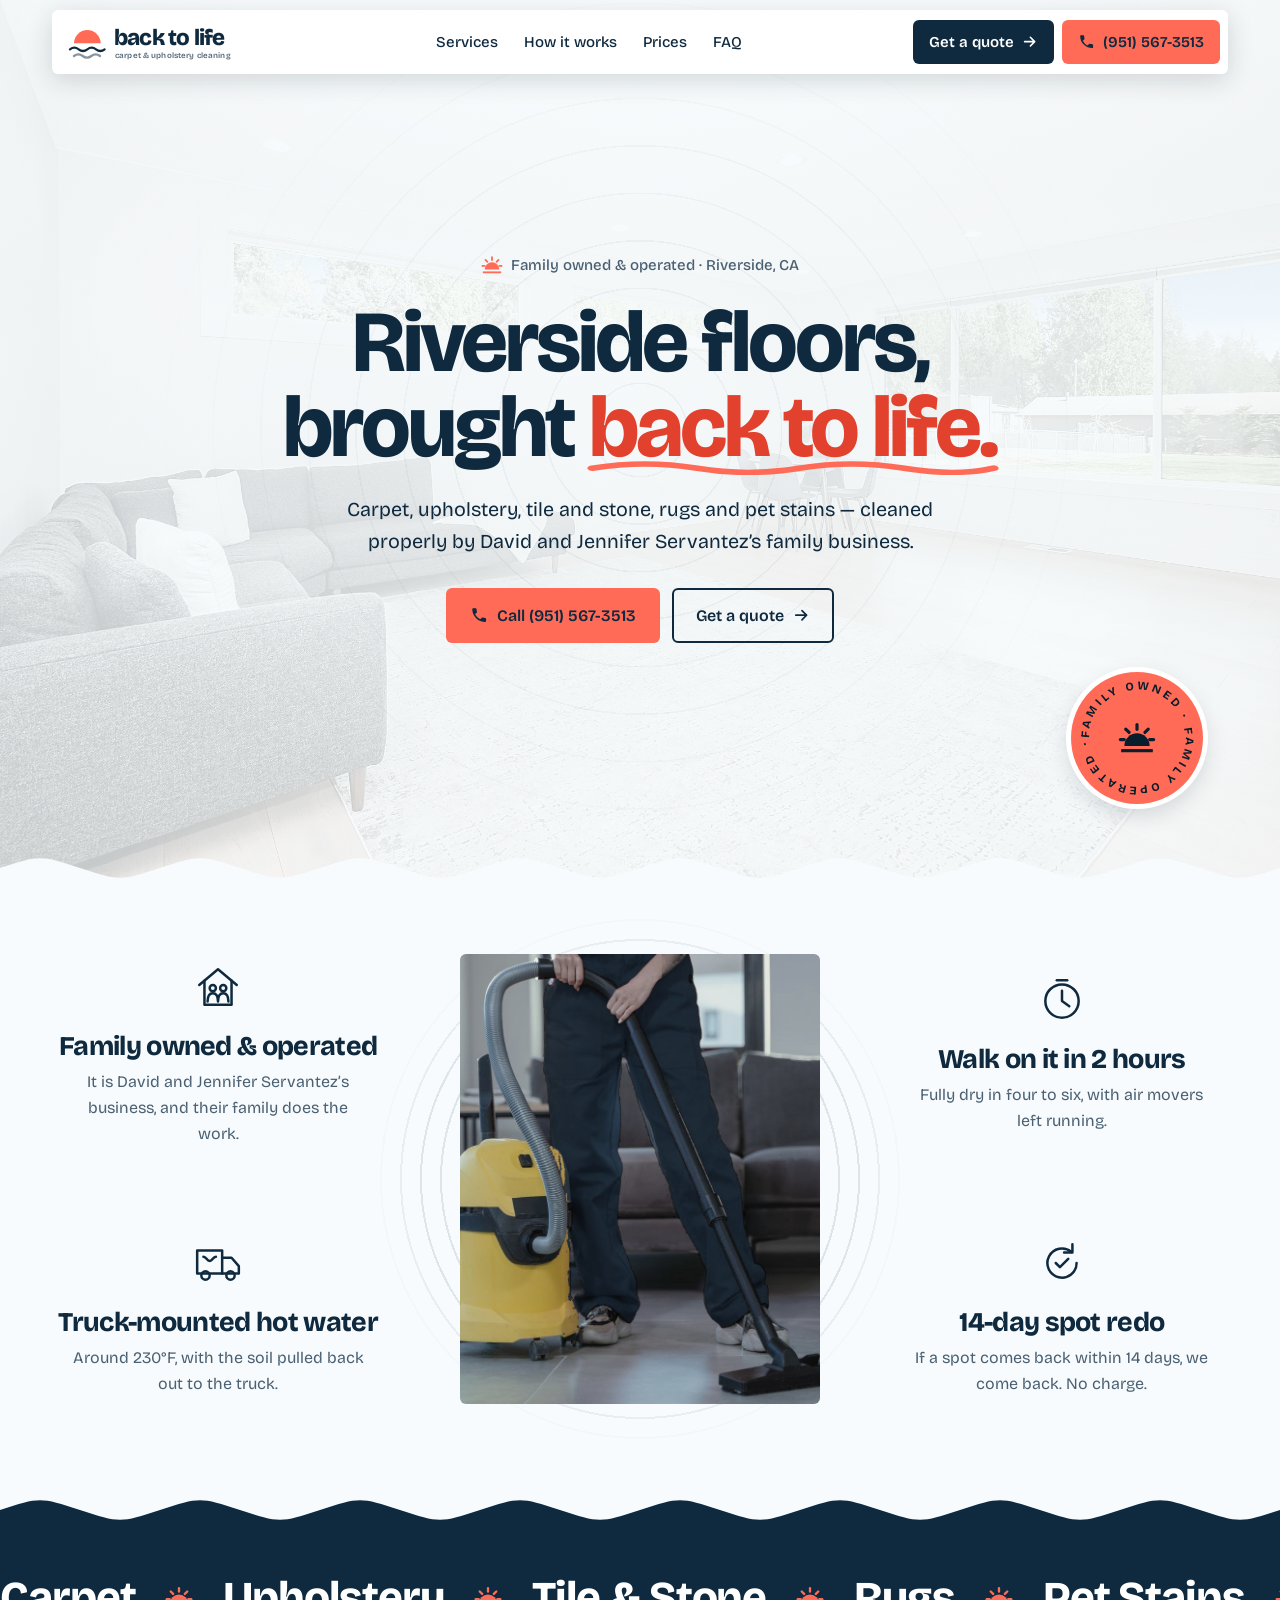
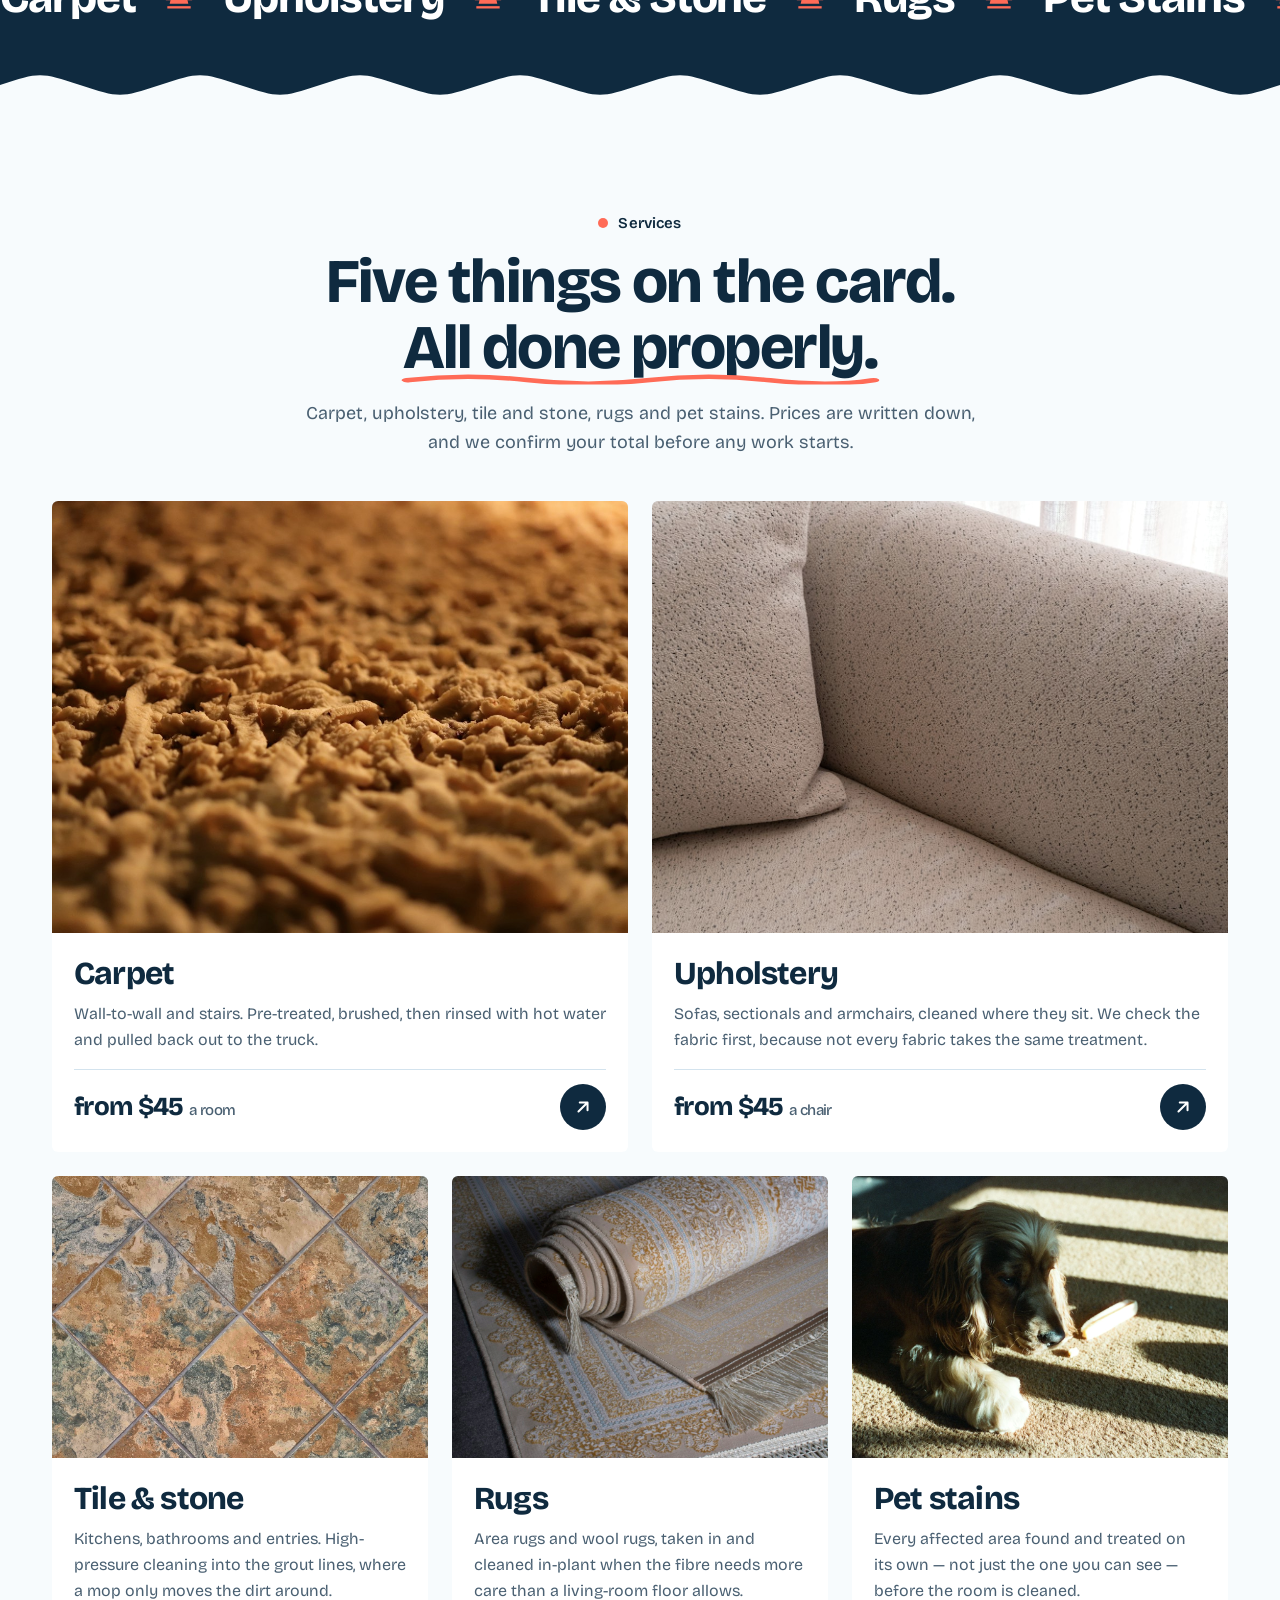
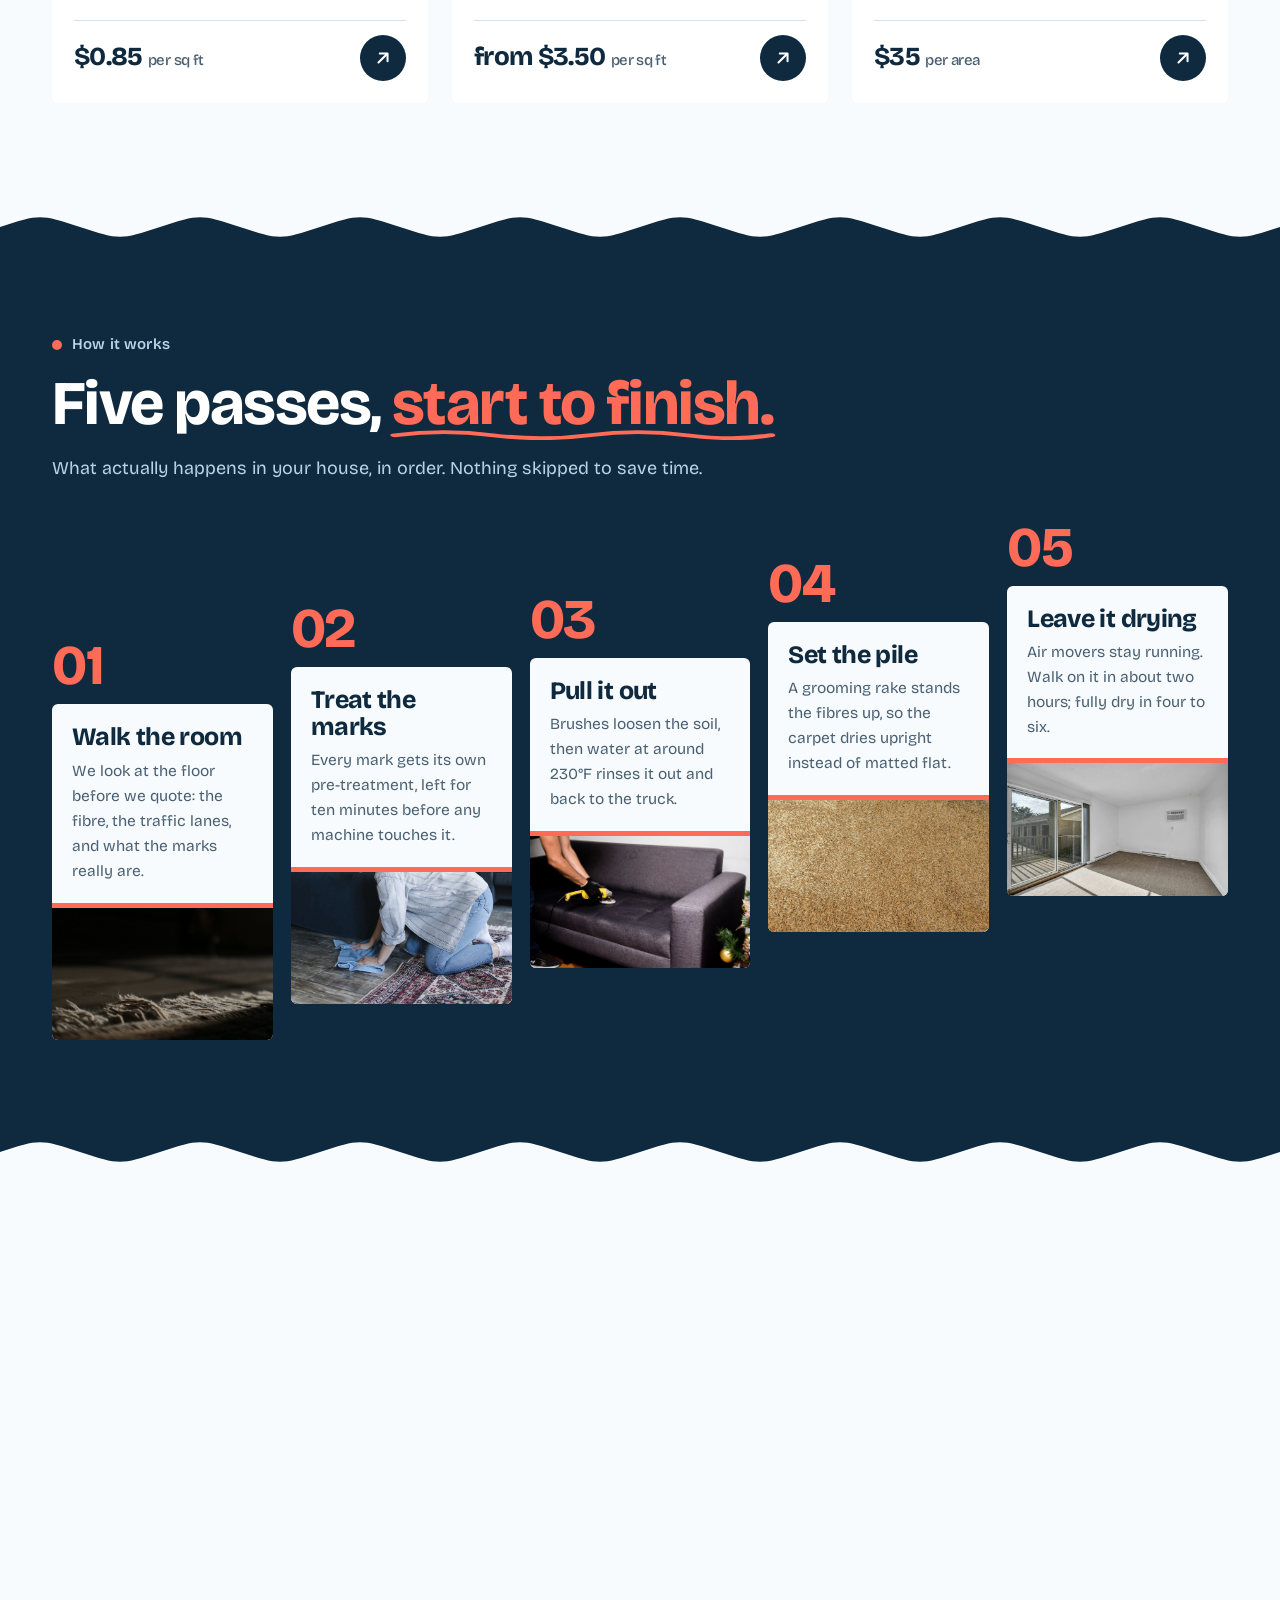
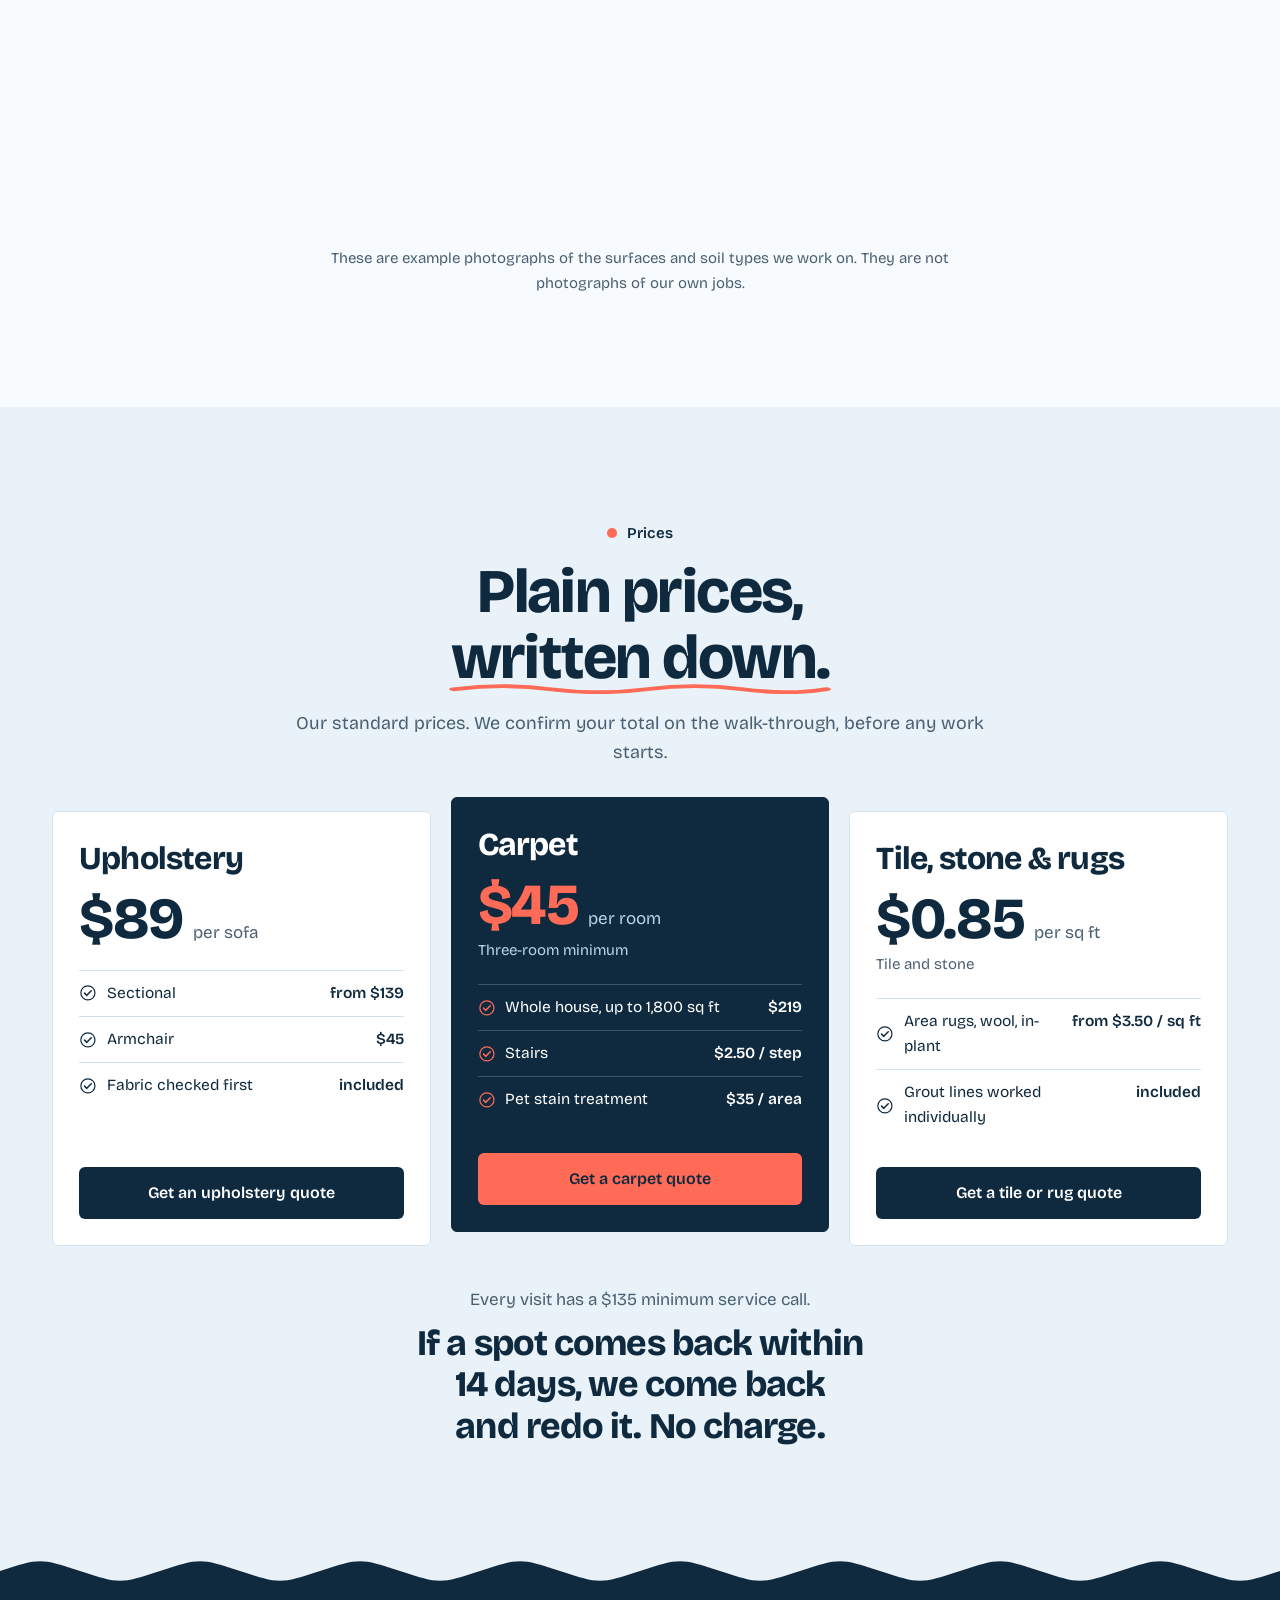
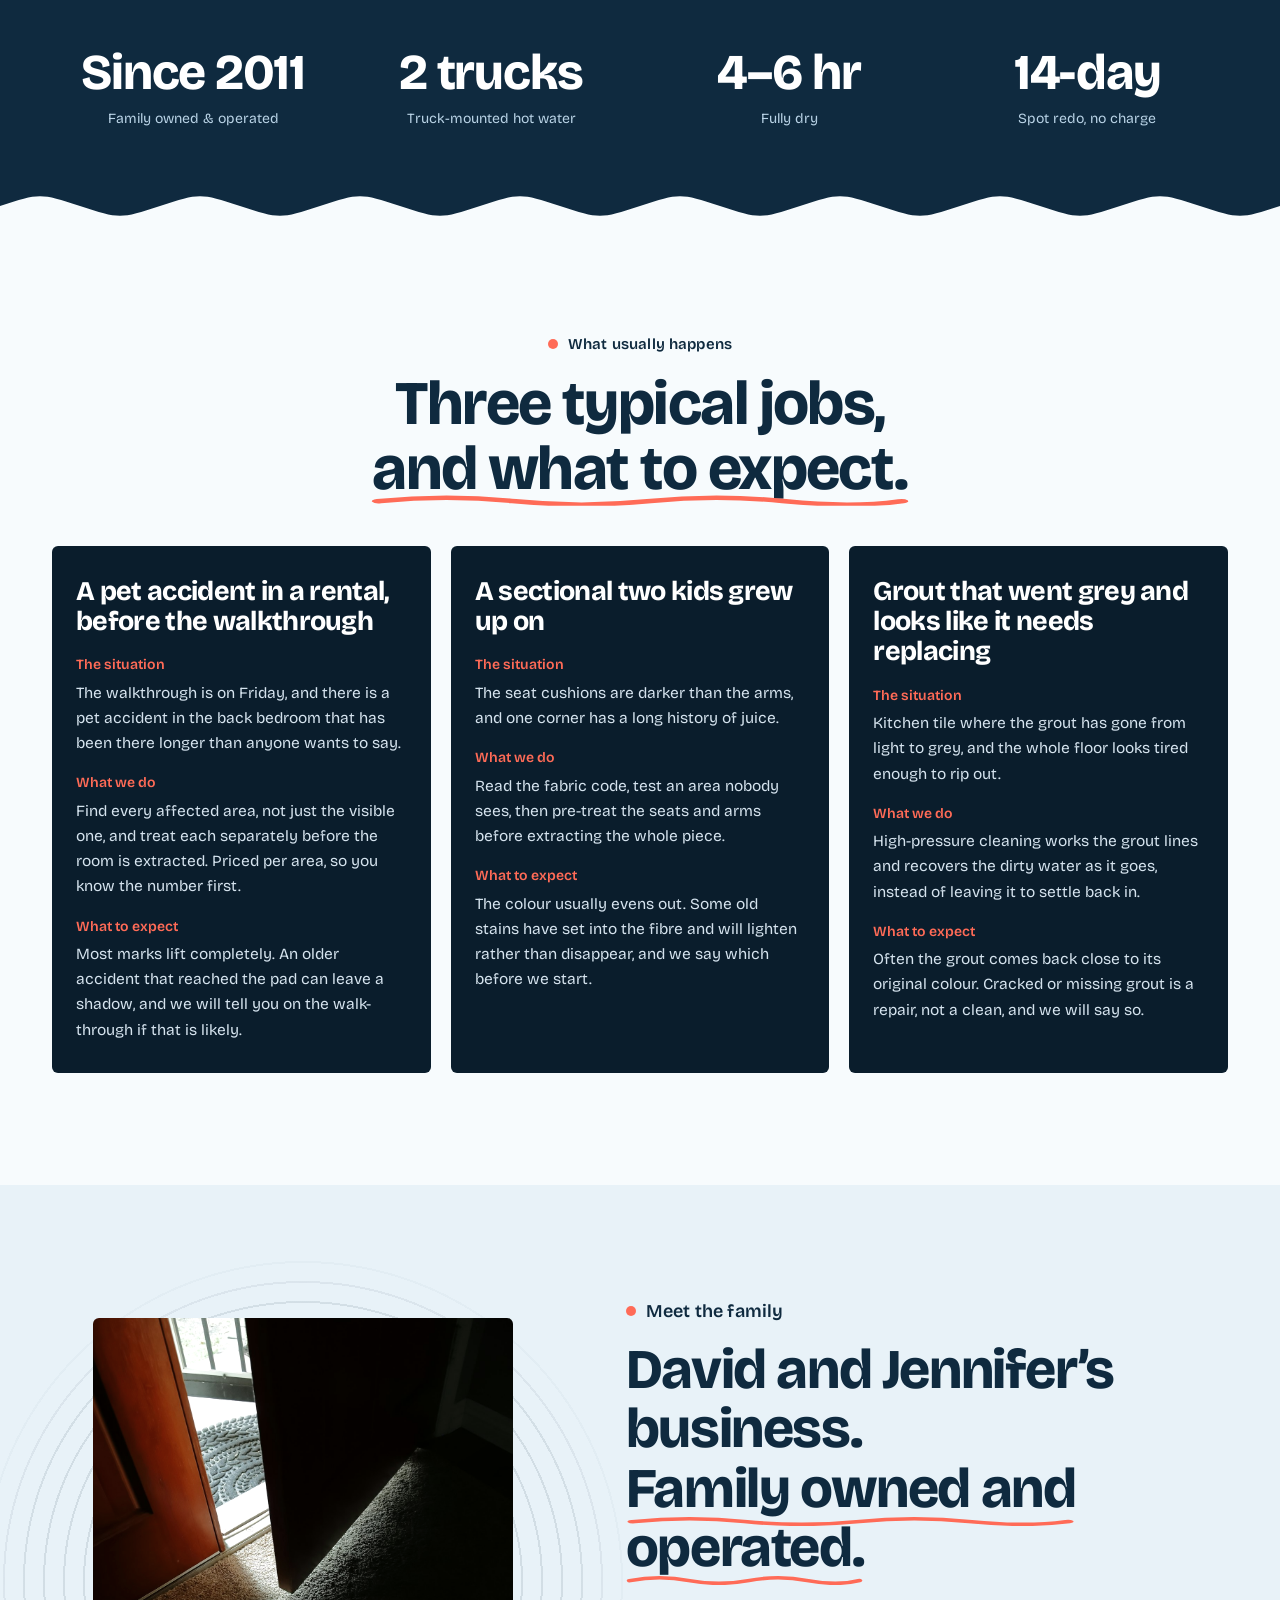
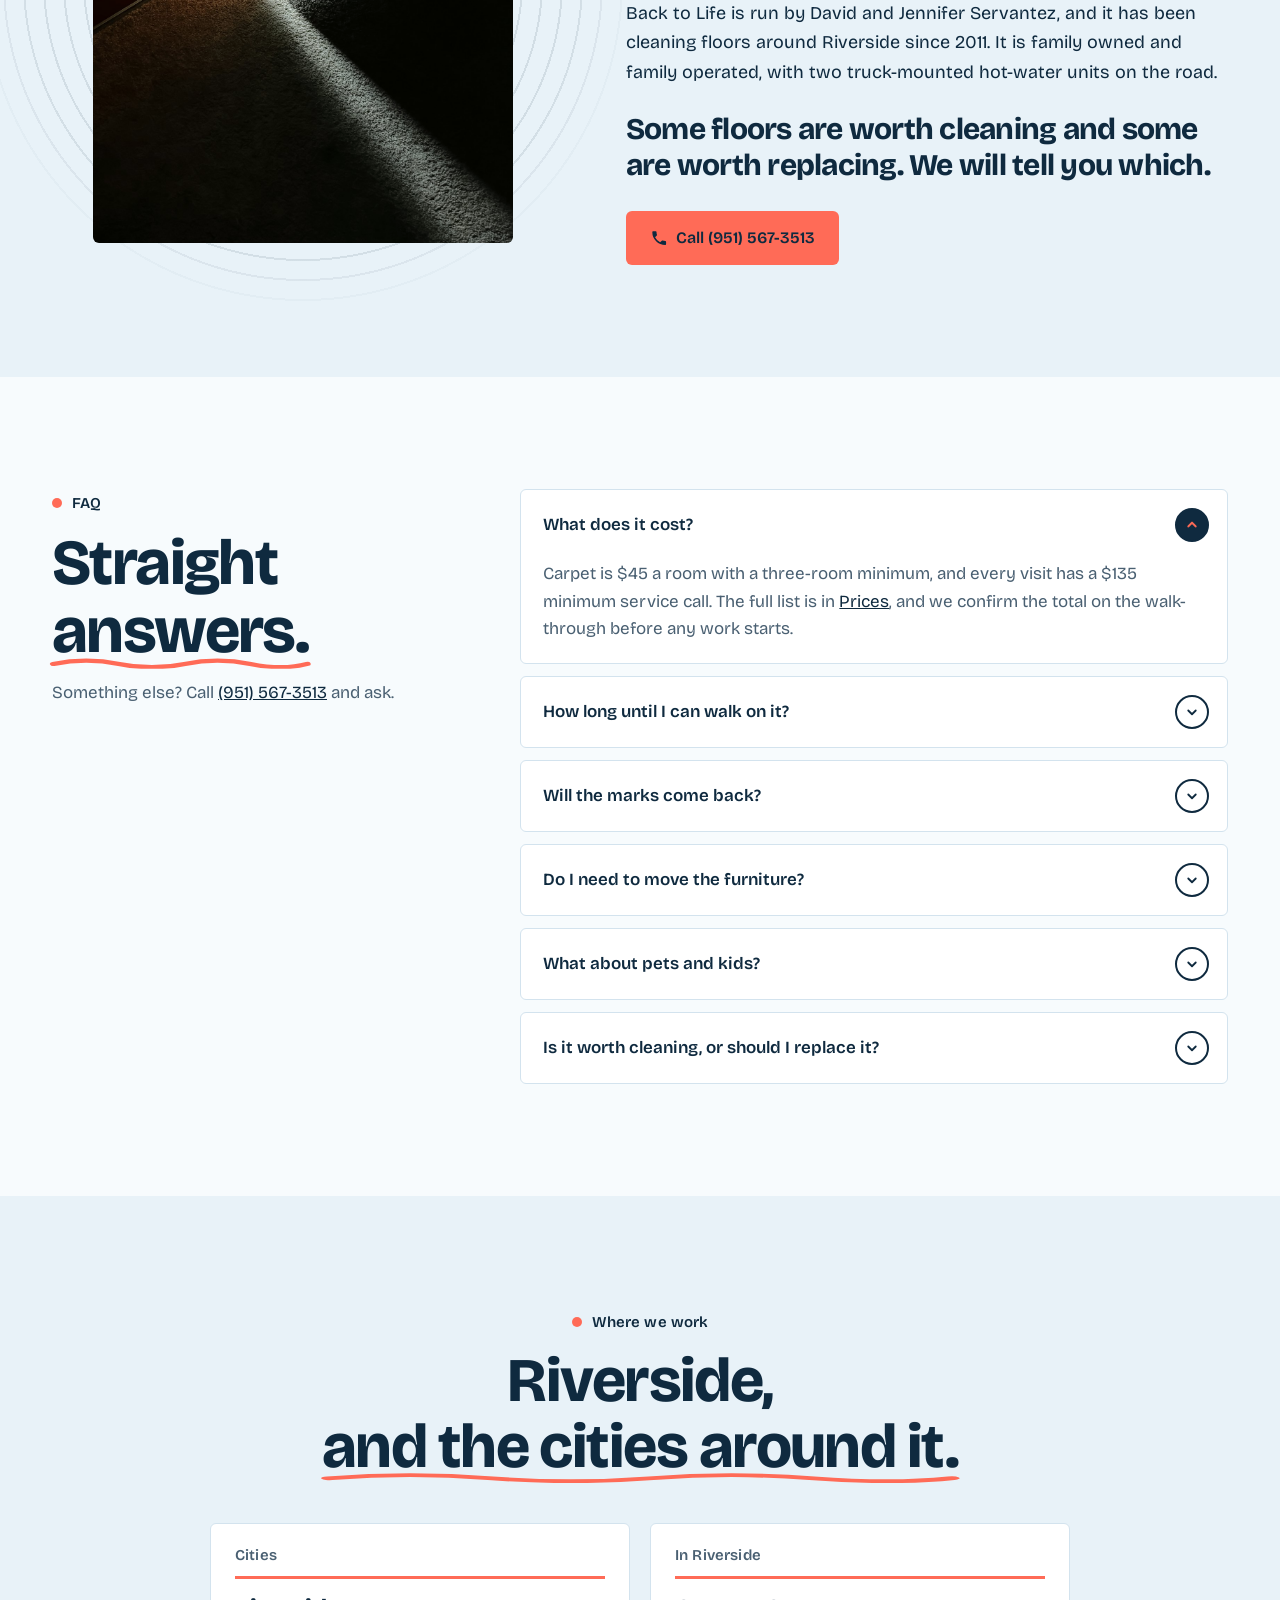
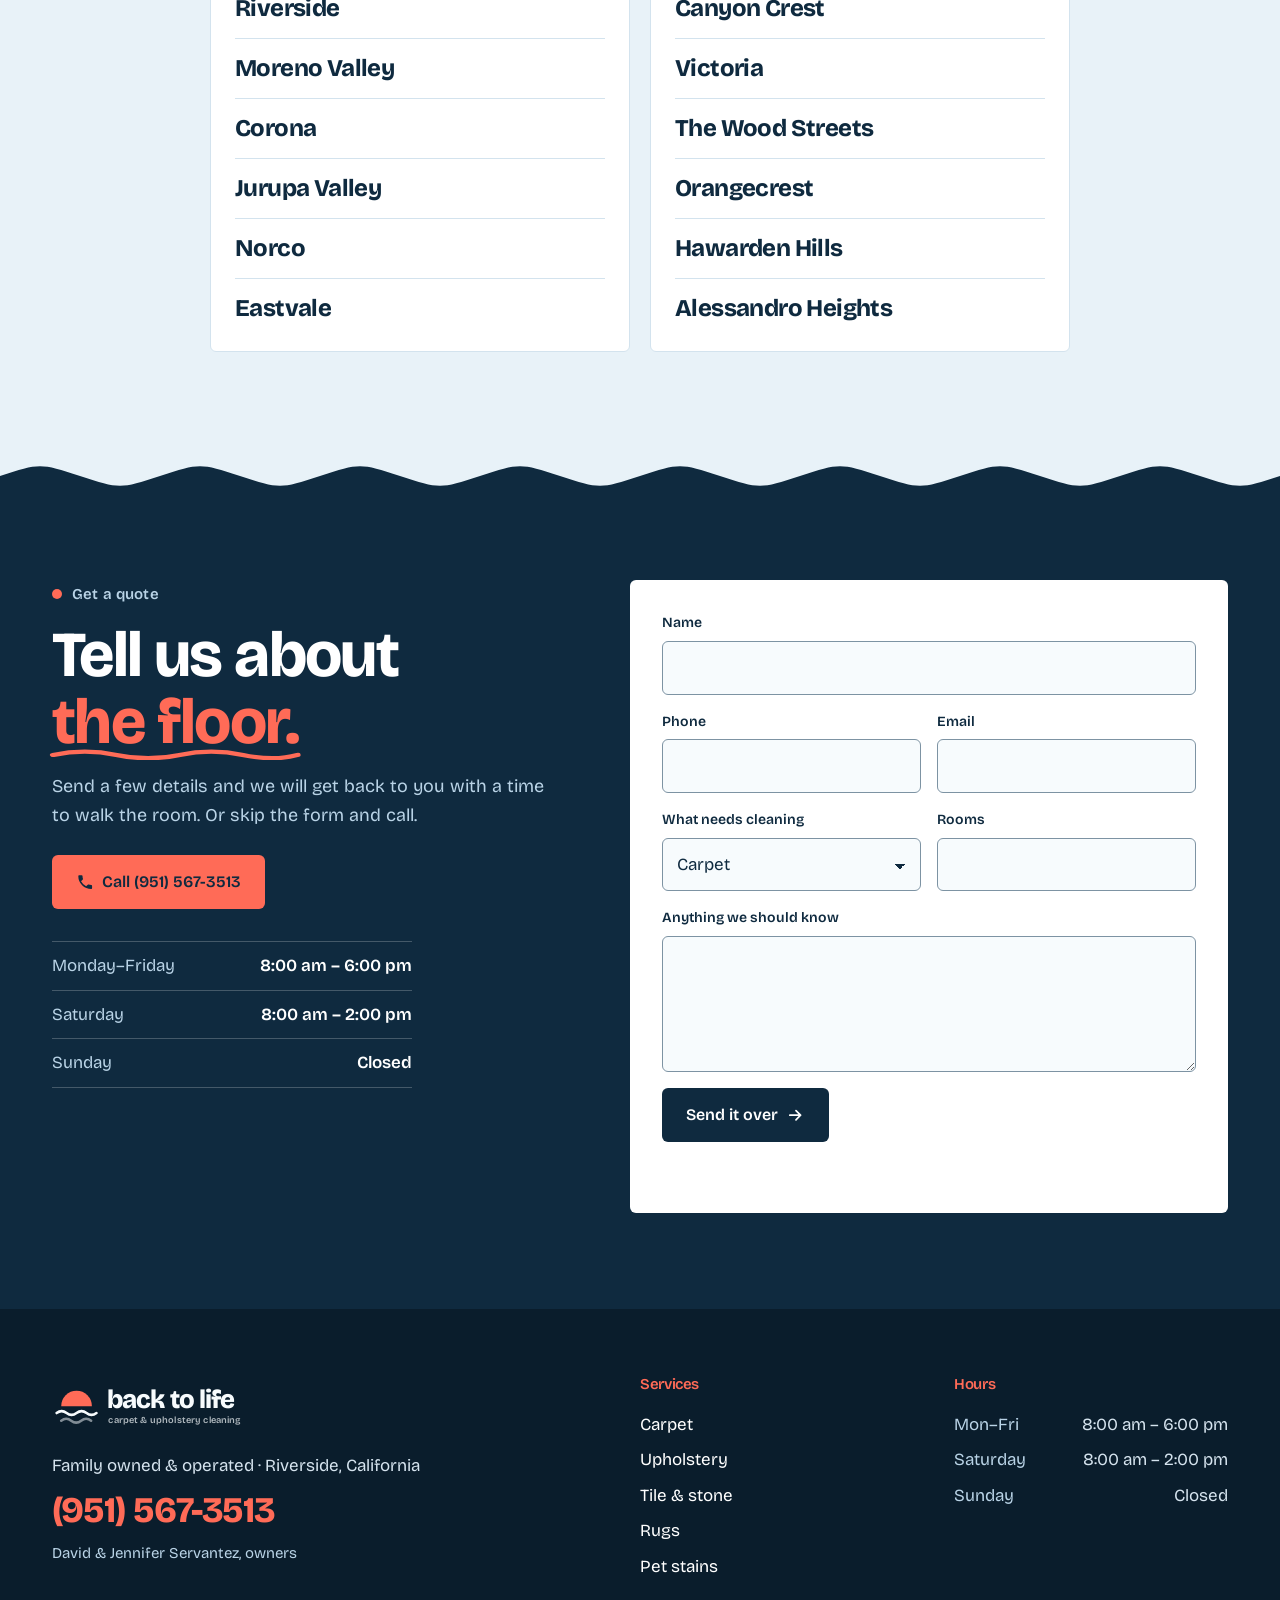
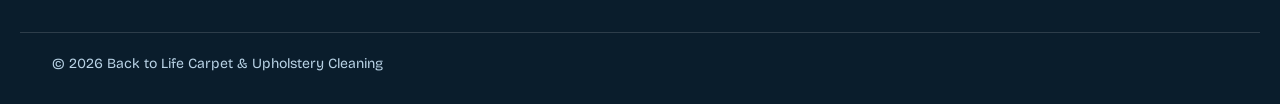
<file: c/index.html>
<!doctype html>
<html lang="en">
<head>
  <meta charset="utf-8">
  <meta name="viewport" content="width=device-width, initial-scale=1">
  <title>Back to Life Carpet &amp; Upholstery Cleaning · Riverside, CA</title>
  <meta name="description" content="Family owned and operated carpet, upholstery, tile and stone, rug and pet stain cleaning in Riverside, California. Call (951) 567-3513.">
  <meta name="robots" content="noindex, nofollow">
  <!-- CONCEPT C (fresh rinse) — spec mockup for a prospect. Not launched. Same layout as Concepts A and B; new palette, type and proposed logo. Many details are illustrative — see HANDOFF-FOR-JOHN.md §0. -->
  <link rel="preconnect" href="https://fonts.googleapis.com">
  <link rel="preconnect" href="https://fonts.gstatic.com" crossorigin>
  <link href="https://fonts.googleapis.com/css2?family=Bricolage+Grotesque:opsz,wght@12..96,400..800&display=swap" rel="stylesheet">
  <link rel="stylesheet" href="styles.css">
  <script>document.documentElement.classList.add('js');</script>
</head>
<body>
  <!-- ============ SVG sprite: logo + icons ============ -->
  <svg width="0" height="0" style="position:absolute" aria-hidden="true" focusable="false">
    <!-- Logo: CONCEPT C — a proposed refresh (sun over a rinse line). Not their mark; for discussion only. -->
    <symbol id="logo" viewBox="0 0 300 72">
      <path fill="#FF6B57" d="M12 38 A20 20 0 0 1 52 38 Z"/>
      <g fill="none" stroke="currentColor" stroke-width="3.4" stroke-linecap="round">
        <path d="M6 47 q6.5 -5 13 0 t13 0 t13 0 t13 0"/><path d="M12 57 q6.5 -5 13 0 t13 0 t13 0" opacity=".5"/>
      </g>
      <text x="72" y="41" font-family="'Bricolage Grotesque', system-ui, sans-serif" font-weight="800" font-size="34" letter-spacing="-1.2" fill="currentColor">back to life</text>
      <text x="73.5" y="60" font-family="'Bricolage Grotesque', system-ui, sans-serif" font-weight="600" font-size="12" letter-spacing=".2" fill="currentColor" opacity=".7">carpet &amp; upholstery cleaning</text>
    </symbol>
    <symbol id="i-sun" viewBox="0 0 24 24"><path fill="currentColor" d="M4 17a8 8 0 0 1 16 0z"/><g stroke="currentColor" stroke-width="2" stroke-linecap="round"><path d="M12 3.5v3"/><path d="M4.9 6.4l2.1 2.1"/><path d="M19.1 6.4 17 8.5"/><path d="M1.5 13h2.5"/><path d="M20 13h2.5"/></g><path fill="currentColor" d="M2 19h20v2H2z"/></symbol>
    <symbol id="i-phone" viewBox="0 0 24 24"><path fill="currentColor" d="M6.6 10.8a15.2 15.2 0 0 0 6.6 6.6l2.2-2.2c.3-.3.7-.4 1-.2 1.1.4 2.3.6 3.6.6.6 0 1 .4 1 1V20c0 .6-.4 1-1 1A17 17 0 0 1 3 4c0-.6.4-1 1-1h3.5c.6 0 1 .4 1 1 0 1.3.2 2.5.6 3.6.1.3 0 .7-.2 1z"/></symbol>
    <symbol id="i-arrow" viewBox="0 0 24 24"><path fill="none" stroke="currentColor" stroke-width="2.2" stroke-linecap="round" stroke-linejoin="round" d="M5 12h14M13 6l6 6-6 6"/></symbol>
    <symbol id="i-check" viewBox="0 0 24 24"><circle cx="12" cy="12" r="9.5" fill="none" stroke="currentColor" stroke-width="1.6"/><path fill="none" stroke="currentColor" stroke-width="2" stroke-linecap="round" stroke-linejoin="round" d="M7.5 12.3l3 3 6-6.3"/></symbol>
    <symbol id="i-chev" viewBox="0 0 24 24"><path fill="none" stroke="currentColor" stroke-width="2.4" stroke-linecap="round" stroke-linejoin="round" d="M7 10l5 5 5-5"/></symbol>
    <symbol id="i-home" viewBox="0 0 48 48"><g fill="none" stroke="currentColor" stroke-width="2.4" stroke-linecap="round" stroke-linejoin="round"><path d="M6 22 24 7l18 15"/><path d="M11 18v23h26V18"/><circle cx="19" cy="25" r="3"/><circle cx="29" cy="25" r="3"/><path d="M14 38c0-5 2-8 5-8s5 3 5 8M24 38c0-5 2-8 5-8s5 3 5 8"/></g></symbol>
    <symbol id="i-truck" viewBox="0 0 48 48"><g fill="none" stroke="currentColor" stroke-width="2.4" stroke-linecap="round" stroke-linejoin="round"><path d="M4 12h24v22H4z"/><path d="M28 19h9l7 8v7H28"/><circle cx="12" cy="36" r="4"/><circle cx="36" cy="36" r="4"/><path d="M10 18c3 0 3 4 6 4s3-4 6-4"/></g></symbol>
    <symbol id="i-clock" viewBox="0 0 48 48"><g fill="none" stroke="currentColor" stroke-width="2.4" stroke-linecap="round" stroke-linejoin="round"><circle cx="24" cy="25" r="16"/><path d="M24 15v10l7 5"/><path d="M19 5h10"/></g></symbol>
    <symbol id="i-redo" viewBox="0 0 48 48"><g fill="none" stroke="currentColor" stroke-width="2.4" stroke-linecap="round" stroke-linejoin="round"><path d="M38 24a14 14 0 1 1-5-10.7"/><path d="M34 6v8h-8"/><path d="M18 24l4 4 8-8"/></g></symbol>
  </svg>

  <a class="skip-link" href="#main">Skip to content</a>

  <!-- ============ HEADER — floating white bar ============ -->
  <header class="site-header">
    <div class="wrap">
      <div class="header-bar">
        <a class="brand" href="#top" aria-label="Back to Life Carpet and Upholstery Cleaning, back to top">
          <svg class="logo" viewBox="0 0 300 72" aria-hidden="true"><use href="#logo"/></svg>
        </a>
        <nav class="site-nav" aria-label="Main">
          <ul>
            <li><a href="#services">Services</a></li>
            <li><a href="#how">How it works</a></li>
            <li><a href="#prices">Prices</a></li>
            <li><a href="#faq">FAQ</a></li>
          </ul>
        </nav>
        <div class="header-actions">
          <a class="btn btn-dark btn-sm header-quote" href="#contact">Get a quote <svg class="ico" aria-hidden="true"><use href="#i-arrow"/></svg></a>
          <a class="btn btn-accent btn-sm" href="tel:+19515673513"><svg class="ico" aria-hidden="true"><use href="#i-phone"/></svg><span class="hide-sm">(951) 567-3513</span><span class="show-sm">Call</span></a>
        </div>
      </div>
    </div>
  </header>

  <main id="main">

    <!-- ============ HERO ============ -->
    <section class="hero band-dark" id="top" aria-labelledby="hero-title">
      <!-- PLACEHOLDER stock (Unsplash) — softened under a white overlay -->
      <img class="hero-bg" src="../assets/PLACEHOLDER-hero-room.jpg" width="2400" height="1600" fetchpriority="high"
           alt="" aria-hidden="true">
      <div class="hero-scrim" aria-hidden="true"></div>
      <div class="hero-sun" aria-hidden="true"></div>
      <div class="wrap hero-inner">
        <p class="kicker reveal"><svg class="ico" aria-hidden="true"><use href="#i-sun"/></svg> Family owned &amp; operated · Riverside, CA</p>
        <h1 id="hero-title" class="reveal">Riverside floors,<br class="br-lg"> brought <span class="hl">back to life.</span></h1>
        <p class="hero-lede reveal">Carpet, upholstery, tile and stone, rugs and pet stains — cleaned properly by David and Jennifer Servantez’s family business.</p>
        <div class="hero-ctas reveal">
          <a class="btn btn-accent" href="tel:+19515673513"><svg class="ico" aria-hidden="true"><use href="#i-phone"/></svg> Call (951) 567-3513</a>
          <a class="btn btn-light" href="#contact">Get a quote <svg class="ico" aria-hidden="true"><use href="#i-arrow"/></svg></a>
        </div>
      </div>
      <div class="stamp" aria-hidden="true">
        <svg viewBox="0 0 120 120" class="stamp-ring">
          <defs><path id="stamp-path" d="M60 60 m-44 0 a44 44 0 1 1 88 0 a44 44 0 1 1 -88 0"/></defs>
          <text><textPath href="#stamp-path" startOffset="0" textLength="272" lengthAdjust="spacing">FAMILY OWNED · FAMILY OPERATED ·</textPath></text>
        </svg>
        <svg class="stamp-sun" viewBox="0 0 24 24"><use href="#i-sun"/></svg>
      </div>
      <div class="edge edge-bottom" style="--edge: var(--bg)" aria-hidden="true"></div>
    </section>

    <!-- ============ FEATURES ============ -->
    <section class="features band-light" aria-label="Why Back to Life">
      <div class="wrap features-grid">
        <div class="feature reveal">
          <svg class="feature-ico" aria-hidden="true"><use href="#i-home"/></svg>
          <h2>Family owned &amp; operated</h2>
          <p>It is David and Jennifer Servantez’s business, and their family does the work.</p>
        </div>
        <div class="feature reveal">
          <svg class="feature-ico" aria-hidden="true"><use href="#i-truck"/></svg>
          <h2>Truck-mounted hot water</h2>
          <p>Around 230°F, with the soil pulled back out to the truck.</p>
        </div>
        <figure class="features-media reveal">
          <div class="sun-disc" aria-hidden="true"></div>
          <div class="frame">
            <!-- PLACEHOLDER stock (Pexels 6195273), coveralls recoloured to navy -->
            <img src="../assets/PLACEHOLDER-feature-clean-c.jpg" width="1400" height="933" loading="lazy"
                 alt="A technician in work coveralls cleaning a living-room floor beside a grey sofa">

          </div>
        </figure>
        <div class="feature reveal">
          <svg class="feature-ico" aria-hidden="true"><use href="#i-clock"/></svg>
          <h2>Walk on it in 2 hours</h2>
          <p>Fully dry in four to six, with air movers left running.</p>
        </div>
        <div class="feature reveal">
          <svg class="feature-ico" aria-hidden="true"><use href="#i-redo"/></svg>
          <h2>14-day spot redo</h2>
          <p>If a spot comes back within 14 days, we come back. No charge.</p>
        </div>
      </div>
    </section>

    <!-- ============ MARQUEE — real services only ============ -->
    <section class="marquee band-dark" aria-label="Services">
      <div class="edge edge-top" style="--edge: var(--bg)" aria-hidden="true"></div>
      <ul class="visually-hidden">
        <li>Carpet</li><li>Upholstery</li><li>Tile and stone</li><li>Rugs</li><li>Pet stains</li>
      </ul>
      <div class="marquee-track" aria-hidden="true">
        <div class="marquee-group">
          <span>Carpet</span><svg class="ico"><use href="#i-sun"/></svg>
          <span>Upholstery</span><svg class="ico"><use href="#i-sun"/></svg>
          <span>Tile &amp; Stone</span><svg class="ico"><use href="#i-sun"/></svg>
          <span>Rugs</span><svg class="ico"><use href="#i-sun"/></svg>
          <span>Pet Stains</span><svg class="ico"><use href="#i-sun"/></svg>
          <span>Family Owned</span><svg class="ico"><use href="#i-sun"/></svg>
        </div>
        <div class="marquee-group">
          <span>Carpet</span><svg class="ico"><use href="#i-sun"/></svg>
          <span>Upholstery</span><svg class="ico"><use href="#i-sun"/></svg>
          <span>Tile &amp; Stone</span><svg class="ico"><use href="#i-sun"/></svg>
          <span>Rugs</span><svg class="ico"><use href="#i-sun"/></svg>
          <span>Pet Stains</span><svg class="ico"><use href="#i-sun"/></svg>
          <span>Family Owned</span><svg class="ico"><use href="#i-sun"/></svg>
        </div>
      </div>
      <div class="edge edge-bottom" style="--edge: var(--bg)" aria-hidden="true"></div>
    </section>

    <!-- ============ SERVICES — the five on the card ============ -->
    <section class="section band-light" id="services" aria-labelledby="services-title">
      <div class="wrap">
        <header class="section-head center reveal">
          <p class="eyebrow">Services</p>
          <h2 id="services-title">Five things on the card.<br> <span class="hl">All done properly.</span></h2>
          <p class="section-lede">Carpet, upholstery, tile and stone, rugs and pet stains. Prices are written down, and we confirm your total before any work starts.</p>
        </header>

        <div class="service-grid">
          <article class="service service-lg reveal">
            <div class="frame frame-43"><img src="../assets/PLACEHOLDER-service-carpet.jpg" width="1200" height="800" loading="lazy" alt="Close-up of dense tan carpet pile, shallow focus"></div>
            <div class="service-body">
              <h3>Carpet</h3>
              <p>Wall-to-wall and stairs. Pre-treated, brushed, then rinsed with hot water and pulled back out to the truck.</p>
              <div class="service-foot"><span class="price">from $45 <small>a room</small></span><a class="round-btn" href="#prices" aria-label="Carpet prices"><svg aria-hidden="true"><use href="#i-arrow"/></svg></a></div>
            </div>
          </article>

          <article class="service service-lg reveal">
            <div class="frame frame-43"><img src="../assets/PLACEHOLDER-service-upholstery.jpg" width="1200" height="1800" loading="lazy" alt="The arm and seat of a textured oatmeal fabric sofa in soft window light"></div>
            <div class="service-body">
              <h3>Upholstery</h3>
              <p>Sofas, sectionals and armchairs, cleaned where they sit. We check the fabric first, because not every fabric takes the same treatment.</p>
              <div class="service-foot"><span class="price">from $45 <small>a chair</small></span><a class="round-btn" href="#prices" aria-label="Upholstery prices"><svg aria-hidden="true"><use href="#i-arrow"/></svg></a></div>
            </div>
          </article>

          <article class="service reveal">
            <div class="frame frame-43"><img src="../assets/PLACEHOLDER-service-tile.jpg" width="1200" height="1200" loading="lazy" alt="Warm-toned stone-look floor tile laid on the diagonal, grout lines visible"></div>
            <div class="service-body">
              <h3>Tile &amp; stone</h3>
              <p>Kitchens, bathrooms and entries. High-pressure cleaning into the grout lines, where a mop only moves the dirt around.</p>
              <div class="service-foot"><span class="price">$0.85 <small>per sq ft</small></span><a class="round-btn" href="#prices" aria-label="Tile and stone prices"><svg aria-hidden="true"><use href="#i-arrow"/></svg></a></div>
            </div>
          </article>

          <article class="service reveal">
            <div class="frame frame-43"><img src="../assets/PLACEHOLDER-service-rugs.jpg" width="1200" height="1800" loading="lazy" alt="A patterned area rug rolled up on top of another rug"></div>
            <div class="service-body">
              <h3>Rugs</h3>
              <p>Area rugs and wool rugs, taken in and cleaned in-plant when the fibre needs more care than a living-room floor allows.</p>
              <div class="service-foot"><span class="price">from $3.50 <small>per sq ft</small></span><a class="round-btn" href="#prices" aria-label="Rug prices"><svg aria-hidden="true"><use href="#i-arrow"/></svg></a></div>
            </div>
          </article>

          <article class="service reveal">
            <div class="frame frame-43"><img src="../assets/PLACEHOLDER-service-pet.jpg" width="1200" height="796" loading="lazy" alt="A spaniel resting on a light carpet in bands of sunlight"></div>
            <div class="service-body">
              <h3>Pet stains</h3>
              <p>Every affected area found and treated on its own — not just the one you can see — before the room is cleaned.</p>
              <div class="service-foot"><span class="price">$35 <small>per area</small></span><a class="round-btn" href="#prices" aria-label="Pet stain prices"><svg aria-hidden="true"><use href="#i-arrow"/></svg></a></div>
            </div>
          </article>
        </div>
      </div>
    </section>

    <!-- ============ HOW IT WORKS — five staggered step cards ============ -->
    <section class="how band-dark" id="how" aria-labelledby="how-title">
      <div class="edge edge-top" style="--edge: var(--bg)" aria-hidden="true"></div>
      <div class="wrap">
        <header class="section-head reveal">
          <p class="eyebrow eyebrow-light">How it works</p>
          <h2 id="how-title">Five passes, <span class="hl">start to finish.</span></h2>
          <p class="section-lede">What actually happens in your house, in order. Nothing skipped to save time.</p>
        </header>

        <ol class="steps">
          <li class="step reveal">
            <span class="step-num" aria-hidden="true">01</span>
            <div class="step-card">
              <h3><span class="visually-hidden">Step 1: </span>Walk the room</h3>
              <p>We look at the floor before we quote: the fibre, the traffic lanes, and what the marks really are.</p>
              <div class="step-img"><img src="../assets/PLACEHOLDER-pass-01.jpg" width="1400" height="933" loading="lazy" alt="A floor-level view across carpet pile in low raking light"></div>
            </div>
          </li>
          <li class="step reveal">
            <span class="step-num" aria-hidden="true">02</span>
            <div class="step-card">
              <h3><span class="visually-hidden">Step 2: </span>Treat the marks</h3>
              <p>Every mark gets its own pre-treatment, left for ten minutes before any machine touches it.</p>
              <div class="step-img step-img-low"><img src="../assets/PLACEHOLDER-pass-02.jpg" width="1400" height="2100" loading="lazy" alt="Someone on hands and knees working a cloth over one spot at floor level, beside a patterned rug"></div>
            </div>
          </li>
          <li class="step reveal">
            <span class="step-num" aria-hidden="true">03</span>
            <div class="step-card">
              <h3><span class="visually-hidden">Step 3: </span>Pull it out</h3>
              <p>Brushes loosen the soil, then water at around 230°F rinses it out and back to the truck.</p>
              <div class="step-img"><img src="../assets/PLACEHOLDER-ba-sofa-before.jpg" width="1000" height="667" loading="lazy" alt="A grey fabric sofa seat being worked over with a rotary brush"></div>
            </div>
          </li>
          <li class="step reveal">
            <span class="step-num" aria-hidden="true">04</span>
            <div class="step-card">
              <h3><span class="visually-hidden">Step 4: </span>Set the pile</h3>
              <p>A grooming rake stands the fibres up, so the carpet dries upright instead of matted flat.</p>
              <div class="step-img"><img src="../assets/PLACEHOLDER-pass-04.jpg" width="1400" height="932" loading="lazy" alt="Carpet pile standing upright and even across the frame"></div>
            </div>
          </li>
          <li class="step reveal">
            <span class="step-num" aria-hidden="true">05</span>
            <div class="step-card">
              <h3><span class="visually-hidden">Step 5: </span>Leave it drying</h3>
              <p>Air movers stay running. Walk on it in about two hours; fully dry in four to six.</p>
              <div class="step-img"><img src="../assets/PLACEHOLDER-pass-05.jpg" width="1400" height="935" loading="lazy" alt="An empty carpeted room with sun coming through a sliding glass door"></div>
            </div>
          </li>
        </ol>
      </div>
      <div class="edge edge-bottom" style="--edge: var(--bg)" aria-hidden="true"></div>
    </section>

    <!-- ============ BEFORE / AFTER — static splits, honestly labelled ============ -->
    <section class="section band-light" id="before-after" aria-labelledby="ba-title">
      <div class="wrap">
        <header class="section-head center reveal">
          <p class="eyebrow">Before &amp; after</p>
          <h2 id="ba-title">What the soil looks like,<br> <span class="hl">and what it should.</span></h2>
        </header>

        <div class="ba-grid">
          <figure class="ba reveal">
            <div class="ba-pair">
              <div class="ba-half"><img src="../assets/PLACEHOLDER-ba-stairs-before.jpg" width="1000" height="667" loading="lazy" alt="Worn red stair carpet with grit ground into the treads"><span class="ba-label">Before</span></div>
              <div class="ba-half"><img src="../assets/PLACEHOLDER-ba-stairs-after.jpg" width="1000" height="645" loading="lazy" alt="Clean red stair carpet with crisp, even pile on the nosings"><span class="ba-label ba-label-after">After</span></div>
            </div>
            <figcaption>Stair carpet, ground-in soil on the treads and nosings</figcaption>
          </figure>
          <figure class="ba reveal">
            <div class="ba-pair">
              <div class="ba-half"><img src="../assets/PLACEHOLDER-ba-tile-before.jpg" width="1000" height="667" loading="lazy" alt="Grey floor tile with a dull surface film and darkened grout lines"><span class="ba-label">Before</span></div>
              <div class="ba-half"><img src="../assets/PLACEHOLDER-ba-tile-after.jpg" width="1000" height="667" loading="lazy" alt="Clean hexagonal floor tile with light, even grout lines"><span class="ba-label ba-label-after">After</span></div>
            </div>
            <figcaption>Floor tile, surface film and grey grout</figcaption>
          </figure>
          <figure class="ba reveal">
            <div class="ba-pair">
              <div class="ba-half"><img src="../assets/PLACEHOLDER-ba-sofa-before.jpg" width="1000" height="667" loading="lazy" alt="A grey woven-fabric sofa seat being worked over with a rotary brush"><span class="ba-label">Before</span></div>
              <div class="ba-half"><img src="../assets/PLACEHOLDER-ba-sofa-after.jpg" width="1000" height="750" loading="lazy" alt="A clean grey woven-fabric sofa with even colour across the cushions"><span class="ba-label ba-label-after">After</span></div>
            </div>
            <figcaption>Woven fabric sofa, body soil on the seat cushions</figcaption>
          </figure>
        </div>
        <p class="ba-note">These are example photographs of the surfaces and soil types we work on. They are not photographs of our own jobs.</p>
      </div>
    </section>

    <!-- ============ PRICING — three cards, no ranking flags ============ -->
    <section class="section band-light2" id="prices" aria-labelledby="prices-title">
      <div class="wrap">
        <header class="section-head center reveal">
          <p class="eyebrow">Prices</p>
          <h2 id="prices-title">Plain prices,<br> <span class="hl">written down.</span></h2>
          <p class="section-lede">Our standard prices. We confirm your total on the walk-through, before any work starts.</p>
        </header>

        <div class="price-grid">
          <article class="price-card reveal">
            <h3>Upholstery</h3>
            <p class="price-big"><span>$89</span> per sofa</p>
            <ul class="price-list">
              <li><svg class="ico" aria-hidden="true"><use href="#i-check"/></svg><span>Sectional</span><b>from $139</b></li>
              <li><svg class="ico" aria-hidden="true"><use href="#i-check"/></svg><span>Armchair</span><b>$45</b></li>
              <li><svg class="ico" aria-hidden="true"><use href="#i-check"/></svg><span>Fabric checked first</span><b>included</b></li>
            </ul>
            <a class="btn btn-dark btn-block" href="#contact">Get an upholstery quote</a>
          </article>

          <article class="price-card price-card-dark reveal">
            <h3>Carpet</h3>
            <p class="price-big"><span>$45</span> per room</p>
            <p class="price-sub">Three-room minimum</p>
            <ul class="price-list">
              <li><svg class="ico" aria-hidden="true"><use href="#i-check"/></svg><span>Whole house, up to 1,800 sq ft</span><b>$219</b></li>
              <li><svg class="ico" aria-hidden="true"><use href="#i-check"/></svg><span>Stairs</span><b>$2.50 / step</b></li>
              <li><svg class="ico" aria-hidden="true"><use href="#i-check"/></svg><span>Pet stain treatment</span><b>$35 / area</b></li>
            </ul>
            <a class="btn btn-accent btn-block" href="#contact">Get a carpet quote</a>
          </article>

          <article class="price-card reveal">
            <h3>Tile, stone &amp; rugs</h3>
            <p class="price-big"><span>$0.85</span> per sq ft</p>
            <p class="price-sub">Tile and stone</p>
            <ul class="price-list">
              <li><svg class="ico" aria-hidden="true"><use href="#i-check"/></svg><span>Area rugs, wool, in-plant</span><b>from $3.50 / sq ft</b></li>
              <li><svg class="ico" aria-hidden="true"><use href="#i-check"/></svg><span>Grout lines worked individually</span><b>included</b></li>
            </ul>
            <a class="btn btn-dark btn-block" href="#contact">Get a tile or rug quote</a>
          </article>
        </div>

        <div class="price-foot reveal">
          <p class="price-min">Every visit has a $135 minimum service call.</p>
          <p class="guarantee">If a spot comes back within 14 days, we come back and redo it. No charge.</p>
        </div>
      </div>
    </section>

    <!-- ============ STAT BAND — operational figures only ============ -->
    <section class="stats band-dark" aria-label="The business in four figures">
      <div class="edge edge-top" style="--edge: var(--bg2)" aria-hidden="true"></div>
      <dl class="wrap stat-grid">
        <div class="stat reveal"><dd>Since 2011</dd><dt>Family owned &amp; operated</dt></div>
        <div class="stat reveal"><dd>2 trucks</dd><dt>Truck-mounted hot water</dt></div>
        <div class="stat reveal"><dd>4–6 hr</dd><dt>Fully dry</dt></div>
        <div class="stat reveal"><dd>14-day</dd><dt>Spot redo, no charge</dt></div>
      </dl>
      <div class="edge edge-bottom" style="--edge: var(--bg)" aria-hidden="true"></div>
    </section>

    <!-- ============ WHAT USUALLY HAPPENS — company voice, no quotes, no names ============ -->
    <section class="section band-light" id="typical-jobs" aria-labelledby="jobs-title">
      <div class="wrap">
        <header class="section-head center reveal">
          <p class="eyebrow">What usually happens</p>
          <h2 id="jobs-title">Three typical jobs,<br> <span class="hl">and what to expect.</span></h2>
        </header>

        <div class="jobs">
          <article class="job reveal">
            <h3>A pet accident in a rental, before the walkthrough</h3>
            <dl>
              <dt>The situation</dt>
              <dd>The walkthrough is on Friday, and there is a pet accident in the back bedroom that has been there longer than anyone wants to say.</dd>
              <dt>What we do</dt>
              <dd>Find every affected area, not just the visible one, and treat each separately before the room is extracted. Priced per area, so you know the number first.</dd>
              <dt>What to expect</dt>
              <dd>Most marks lift completely. An older accident that reached the pad can leave a shadow, and we will tell you on the walk-through if that is likely.</dd>
            </dl>
          </article>
          <article class="job reveal">
            <h3>A sectional two kids grew up on</h3>
            <dl>
              <dt>The situation</dt>
              <dd>The seat cushions are darker than the arms, and one corner has a long history of juice.</dd>
              <dt>What we do</dt>
              <dd>Read the fabric code, test an area nobody sees, then pre-treat the seats and arms before extracting the whole piece.</dd>
              <dt>What to expect</dt>
              <dd>The colour usually evens out. Some old stains have set into the fibre and will lighten rather than disappear, and we say which before we start.</dd>
            </dl>
          </article>
          <article class="job reveal">
            <h3>Grout that went grey and looks like it needs replacing</h3>
            <dl>
              <dt>The situation</dt>
              <dd>Kitchen tile where the grout has gone from light to grey, and the whole floor looks tired enough to rip out.</dd>
              <dt>What we do</dt>
              <dd>High-pressure cleaning works the grout lines and recovers the dirty water as it goes, instead of leaving it to settle back in.</dd>
              <dt>What to expect</dt>
              <dd>Often the grout comes back close to its original colour. Cracked or missing grout is a repair, not a clean, and we will say so.</dd>
            </dl>
          </article>
        </div>
      </div>
    </section>

    <!-- ============ ABOUT ============ -->
    <section class="section band-light2" id="about" aria-labelledby="about-title">
      <div class="wrap about-inner">
        <figure class="about-media reveal">
          <div class="sun-disc sun-disc-lg" aria-hidden="true"></div>
          <div class="frame"><img src="../assets/PLACEHOLDER-about.jpg" width="1200" height="1642" loading="lazy" alt="Light from an open door falling across a dark carpeted floor"></div>
        </figure>
        <div class="about-copy reveal">
          <p class="eyebrow">Meet the family</p>
          <h2 id="about-title">David and Jennifer’s business.<br> <span class="hl">Family owned and operated.</span></h2>
          <p>Back to Life is run by David and Jennifer Servantez, and it has been cleaning floors around Riverside since 2011. It is family owned and family operated, with two truck-mounted hot-water units on the road.</p>
          <p class="about-close">Some floors are worth cleaning and some are worth replacing. We will tell you which.</p>
          <a class="btn btn-accent" href="tel:+19515673513"><svg class="ico" aria-hidden="true"><use href="#i-phone"/></svg> Call (951) 567-3513</a>
        </div>
      </div>
    </section>

    <!-- ============ FAQ — details/summary works without JS ============ -->
    <section class="section band-light" id="faq" aria-labelledby="faq-title">
      <div class="wrap faq-inner">
        <header class="faq-head reveal">
          <p class="eyebrow">FAQ</p>
          <h2 id="faq-title">Straight <span class="hl">answers.</span></h2>
          <p>Something else? Call <a href="tel:+19515673513">(951) 567-3513</a> and ask.</p>
        </header>

        <div class="faq-list">
          <details class="faq-item reveal" open>
            <summary>What does it cost?<span class="faq-chev" aria-hidden="true"><svg><use href="#i-chev"/></svg></span></summary>
            <p>Carpet is $45 a room with a three-room minimum, and every visit has a $135 minimum service call. The full list is in <a href="#prices">Prices</a>, and we confirm the total on the walk-through before any work starts.</p>
          </details>
          <details class="faq-item reveal">
            <summary>How long until I can walk on it?<span class="faq-chev" aria-hidden="true"><svg><use href="#i-chev"/></svg></span></summary>
            <p>About two hours. It is fully dry in four to six, and we leave air movers running to get it there.</p>
          </details>
          <details class="faq-item reveal">
            <summary>Will the marks come back?<span class="faq-chev" aria-hidden="true"><svg><use href="#i-chev"/></svg></span></summary>
            <p>Sometimes a spill that went deep into the pile wicks back up as the carpet dries. That is what the 14-day redo is for: if a spot comes back within 14 days, we come back and redo it, at no charge.</p>
          </details>
          <details class="faq-item reveal">
            <summary>Do I need to move the furniture?<span class="faq-chev" aria-hidden="true"><svg><use href="#i-chev"/></svg></span></summary>
            <p>Clear the small things off the floor — shoes, toys, anything fragile — and we will talk through the larger pieces on the walk-through.</p>
          </details>
          <details class="faq-item reveal">
            <summary>What about pets and kids?<span class="faq-chev" aria-hidden="true"><svg><use href="#i-chev"/></svg></span></summary>
            <p>Extraction is a rinse. The pre-treatment and the soil are flushed out of the pile and pulled back to the truck, rather than left sitting in the carpet. It is walkable in about two hours and dry in four to six, and keeping pets and kids off it until then is the simplest approach. If you have a question about a particular product, ask us on the walk-through.</p>
          </details>
          <details class="faq-item reveal">
            <summary>Is it worth cleaning, or should I replace it?<span class="faq-chev" aria-hidden="true"><svg><use href="#i-chev"/></svg></span></summary>
            <p>Walk the room with us. Worn-through backing, carpet coming away from its backing, and pile crushed flat in the traffic lanes do not come back with cleaning, and we will say so. Soil and most stains usually do. If it is not worth cleaning, we will not sell you a clean.</p>
          </details>
        </div>
      </div>
    </section>

    <!-- ============ SERVICE AREA ============ -->
    <section class="section band-light2" id="area" aria-labelledby="area-title">
      <div class="wrap">
        <header class="section-head center reveal">
          <p class="eyebrow">Where we work</p>
          <h2 id="area-title">Riverside,<br> <span class="hl">and the cities around it.</span></h2>
        </header>
        <div class="area-cols reveal">
          <div class="area-card">
            <h3>Cities</h3>
            <ul><li>Riverside</li><li>Moreno Valley</li><li>Corona</li><li>Jurupa Valley</li><li>Norco</li><li>Eastvale</li></ul>
          </div>
          <div class="area-card">
            <h3>In Riverside</h3>
            <ul><li>Canyon Crest</li><li>Victoria</li><li>The Wood Streets</li><li>Orangecrest</li><li>Hawarden Hills</li><li>Alessandro Heights</li></ul>
          </div>
        </div>
      </div>
    </section>

    <!-- ============ CONTACT ============ -->
    <section class="contact band-dark" id="contact" aria-labelledby="contact-title">
      <div class="edge edge-top" style="--edge: var(--bg2)" aria-hidden="true"></div>
      <div class="wrap contact-inner">
        <div class="contact-intro reveal">
          <p class="eyebrow eyebrow-light">Get a quote</p>
          <h2 id="contact-title">Tell us about <span class="hl">the floor.</span></h2>
          <p>Send a few details and we will get back to you with a time to walk the room. Or skip the form and call.</p>
          <a class="btn btn-accent" href="tel:+19515673513"><svg class="ico" aria-hidden="true"><use href="#i-phone"/></svg> Call (951) 567-3513</a>
          <dl class="hours">
            <div><dt>Monday–Friday</dt><dd>8:00 am – 6:00 pm</dd></div>
            <div><dt>Saturday</dt><dd>8:00 am – 2:00 pm</dd></div>
            <div><dt>Sunday</dt><dd>Closed</dd></div>
          </dl>
        </div>

        <!-- no endpoint yet — Alex to wire -->
        <form class="contact-form reveal" action="#" method="post" novalidate>
          <div class="field">
            <label for="f-name">Name</label>
            <input id="f-name" name="name" type="text" autocomplete="name" required>
          </div>
          <div class="field-row">
            <div class="field">
              <label for="f-phone">Phone</label>
              <input id="f-phone" name="phone" type="tel" autocomplete="tel" required>
            </div>
            <div class="field">
              <label for="f-email">Email</label>
              <input id="f-email" name="email" type="email" autocomplete="email">
            </div>
          </div>
          <div class="field-row">
            <div class="field">
              <label for="f-surface">What needs cleaning</label>
              <select id="f-surface" name="surface">
                <option value="carpet">Carpet</option>
                <option value="upholstery">Upholstery</option>
                <option value="tile-stone">Tile and stone</option>
                <option value="rugs">Rugs</option>
                <option value="pet-stains">Pet stains</option>
              </select>
            </div>
            <div class="field">
              <label for="f-rooms">Rooms</label>
              <input id="f-rooms" name="rooms" type="number" min="1" inputmode="numeric">
            </div>
          </div>
          <div class="field">
            <label for="f-message">Anything we should know</label>
            <textarea id="f-message" name="message" rows="4"></textarea>
          </div>
          <button class="btn btn-dark" type="submit">Send it over <svg class="ico" aria-hidden="true"><use href="#i-arrow"/></svg></button>
          <p class="form-status" role="status" aria-live="polite"></p>
        </form>
      </div>
    </section>

  </main>

  <!-- ============ FOOTER ============ -->
  <footer class="site-footer">
    <div class="wrap footer-inner">
      <div class="footer-brand">
        <div class="footer-logo"><svg class="logo" viewBox="0 0 300 72" role="img" aria-label="Back to Life Carpet and Upholstery Cleaning"><use href="#logo"/></svg></div>
        <p>Family owned &amp; operated · Riverside, California</p>
        <a class="footer-phone" href="tel:+19515673513">(951) 567-3513</a>
        <p class="footer-owners">David &amp; Jennifer Servantez, owners</p>
      </div>
      <div>
        <h2 class="footer-head">Services</h2>
        <ul>
          <li><a href="#services">Carpet</a></li>
          <li><a href="#services">Upholstery</a></li>
          <li><a href="#services">Tile &amp; stone</a></li>
          <li><a href="#services">Rugs</a></li>
          <li><a href="#services">Pet stains</a></li>
        </ul>
      </div>
      <div>
        <h2 class="footer-head">Hours</h2>
        <dl class="footer-hours">
          <div><dt>Mon–Fri</dt><dd>8:00 am – 6:00 pm</dd></div>
          <div><dt>Saturday</dt><dd>8:00 am – 2:00 pm</dd></div>
          <div><dt>Sunday</dt><dd>Closed</dd></div>
        </dl>
      </div>
    </div>
    <div class="wrap footer-base"><p>© 2026 Back to Life Carpet &amp; Upholstery Cleaning</p></div>
  </footer>

  <!-- ============ STICKY MOBILE CALL BAR ============ -->
  <div class="call-bar">
    <a href="tel:+19515673513"><svg class="ico" aria-hidden="true"><use href="#i-phone"/></svg> Call (951) 567-3513</a>
  </div>

  <script src="../script.js"></script>
</body>
</html>
</file>
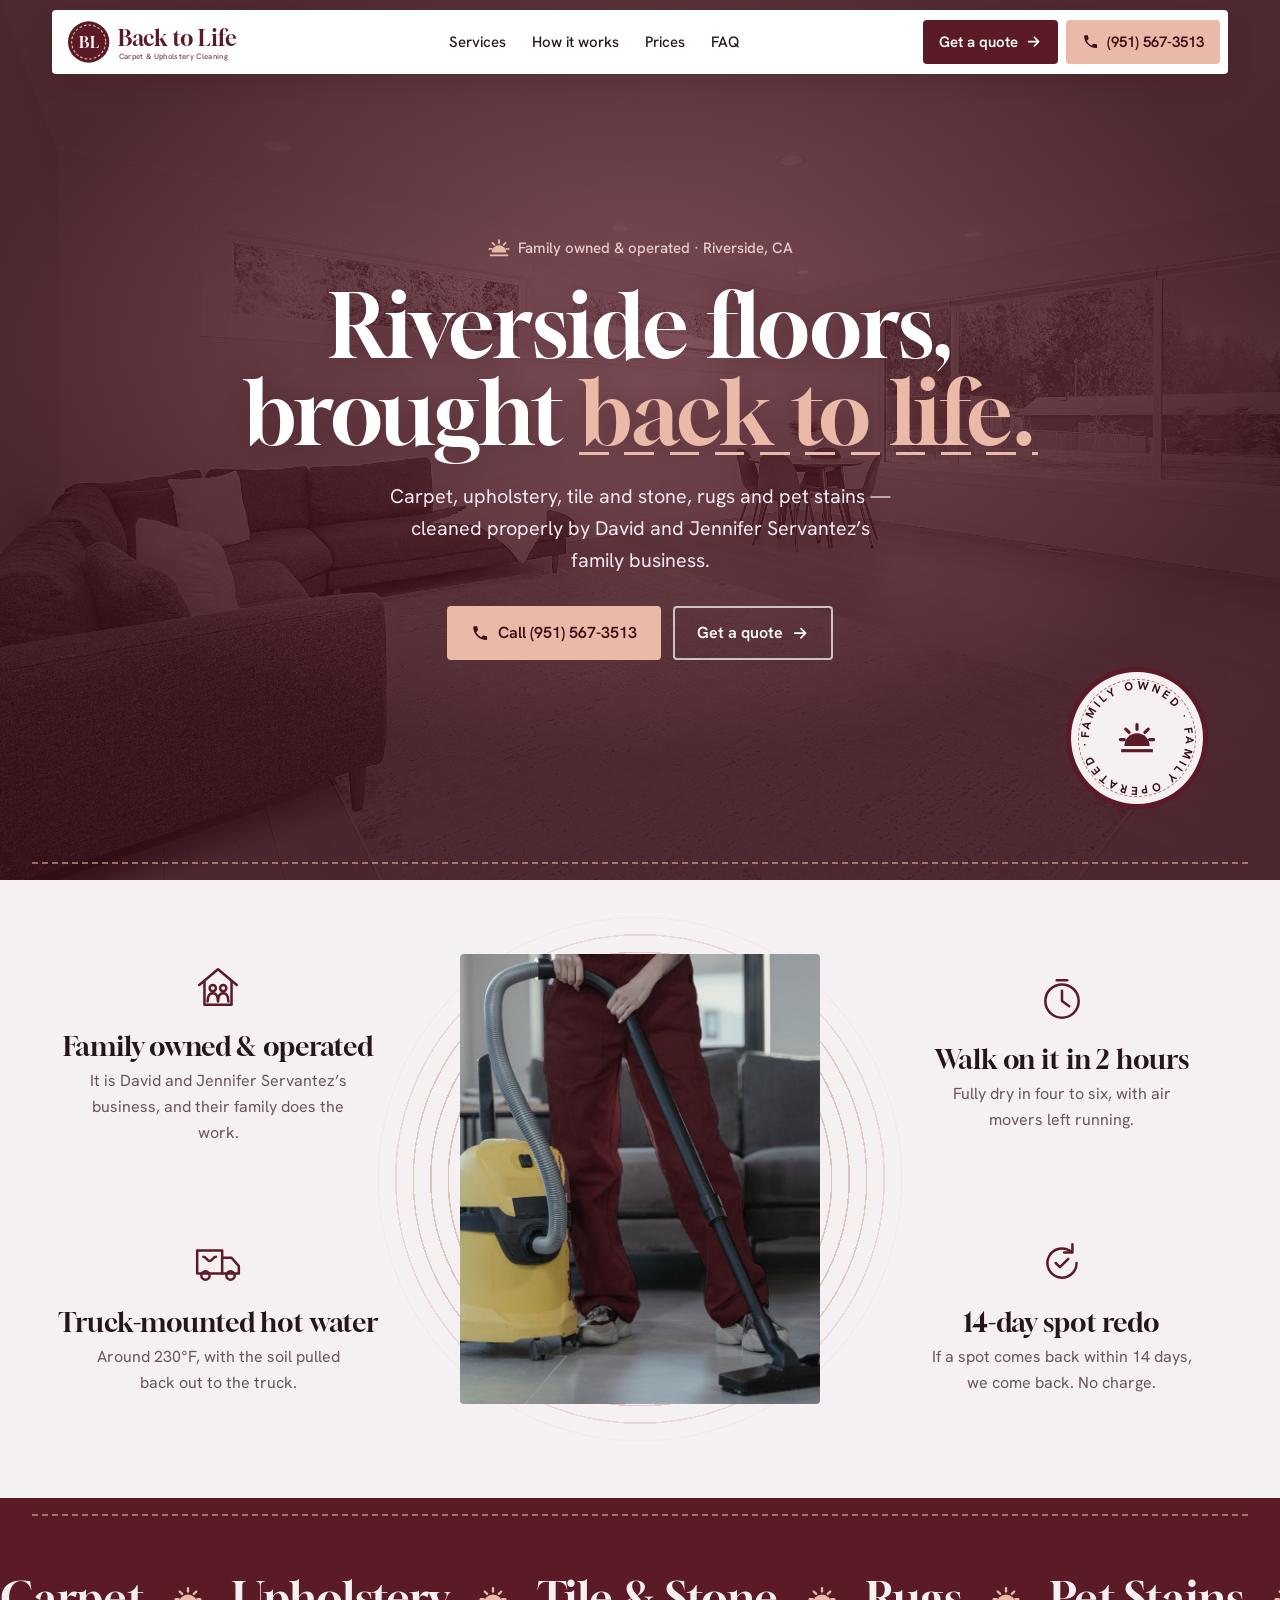
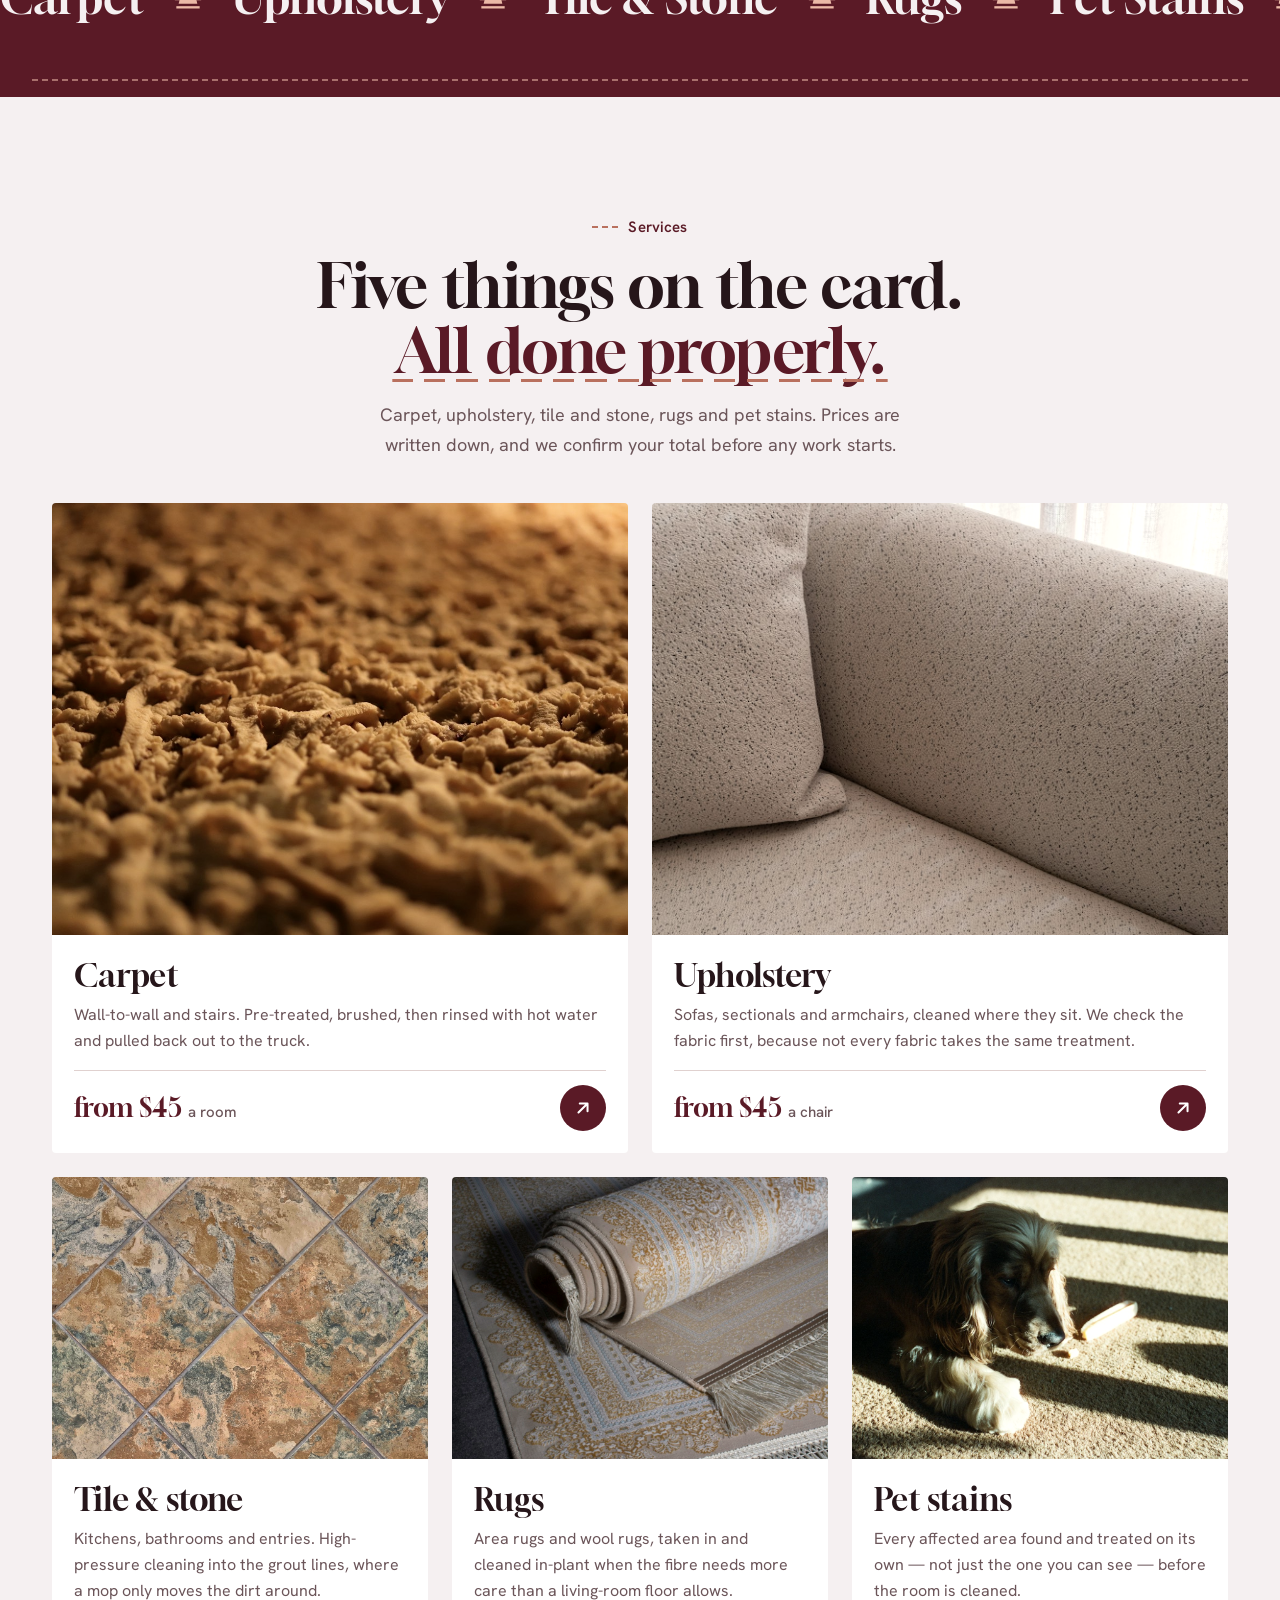
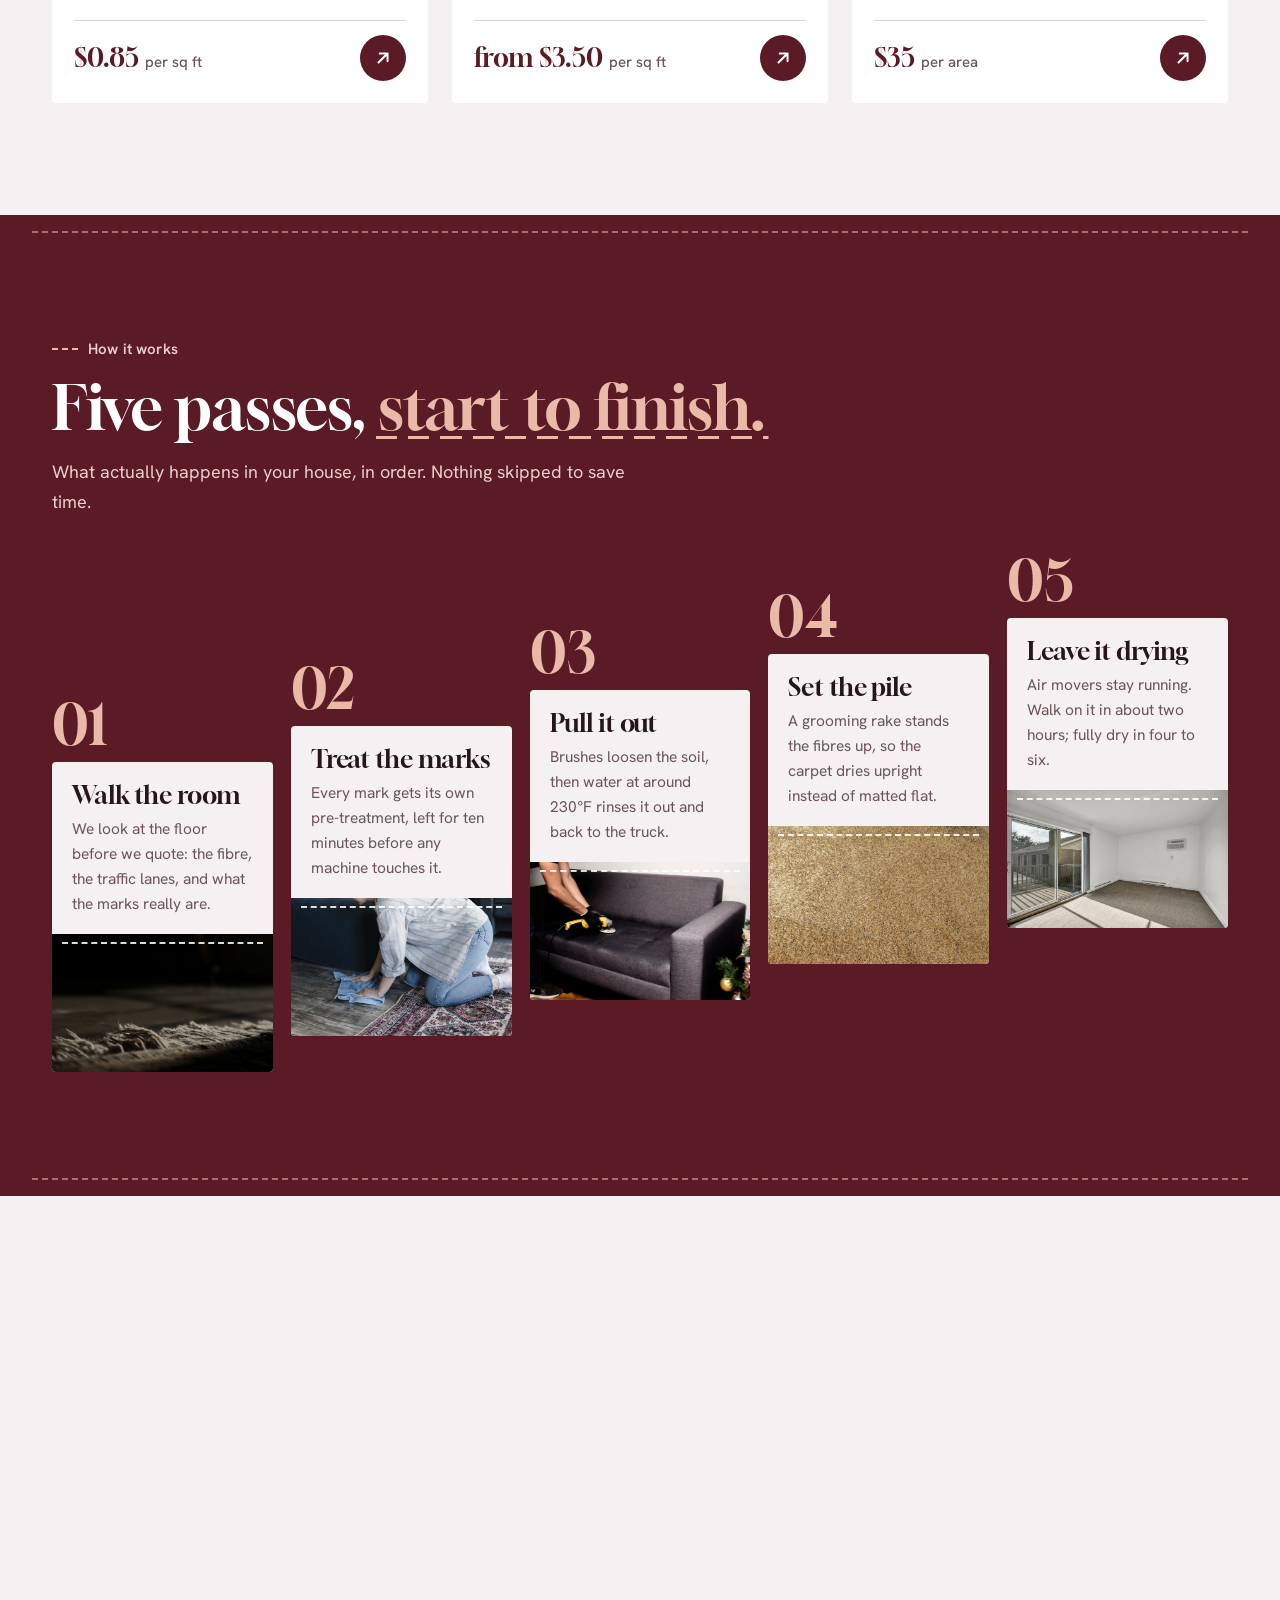
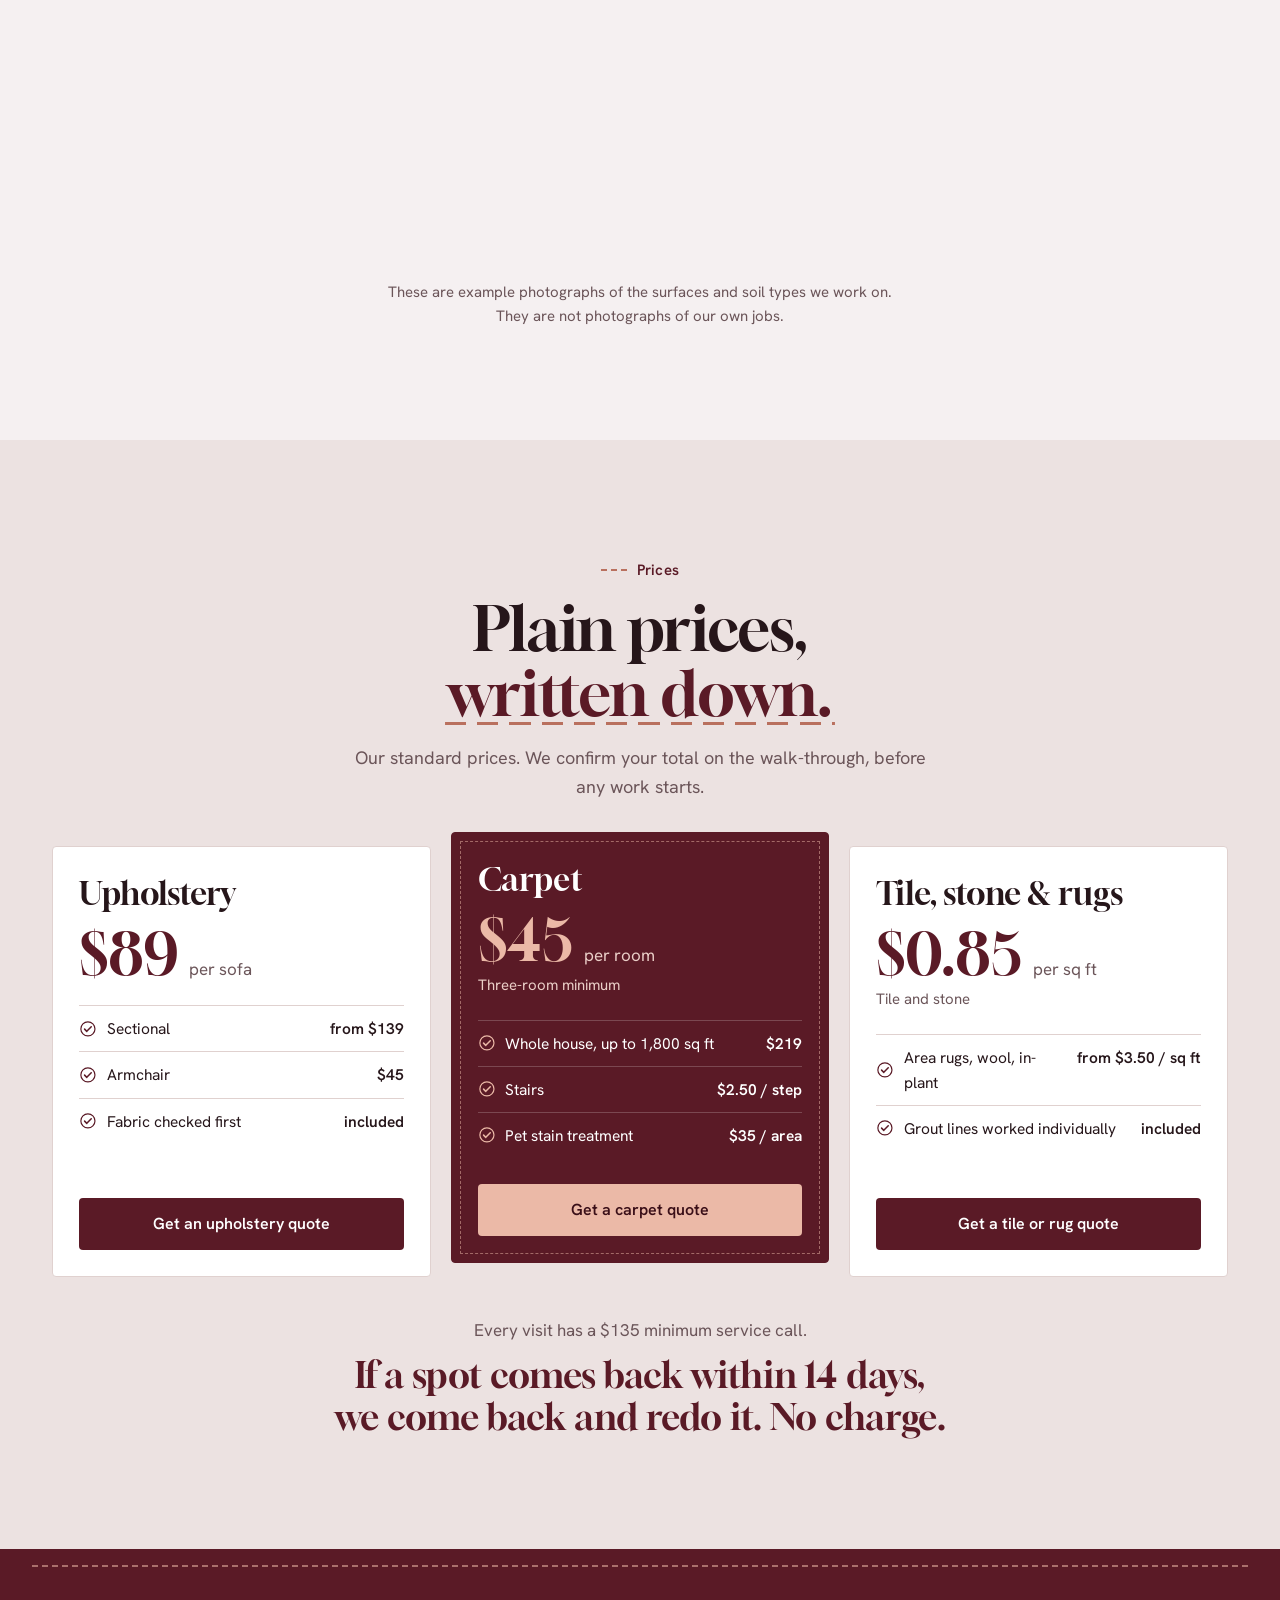
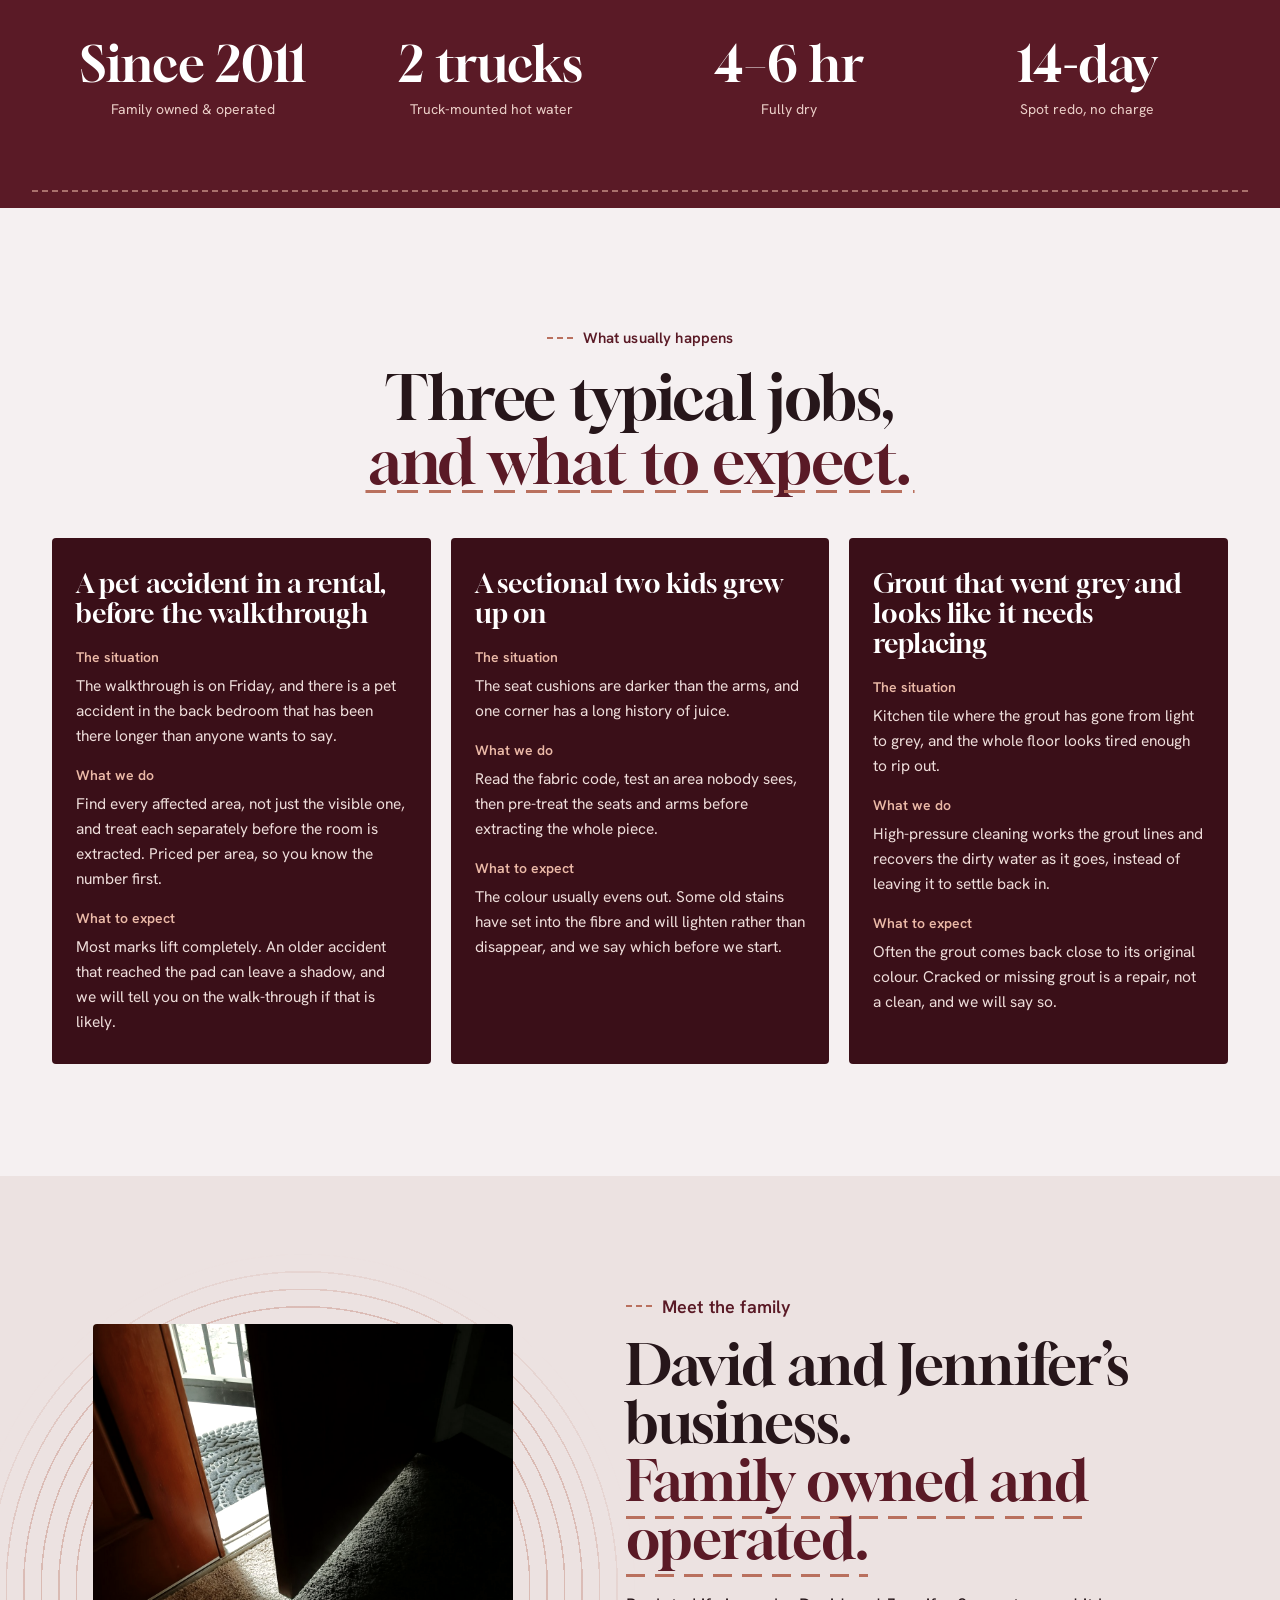
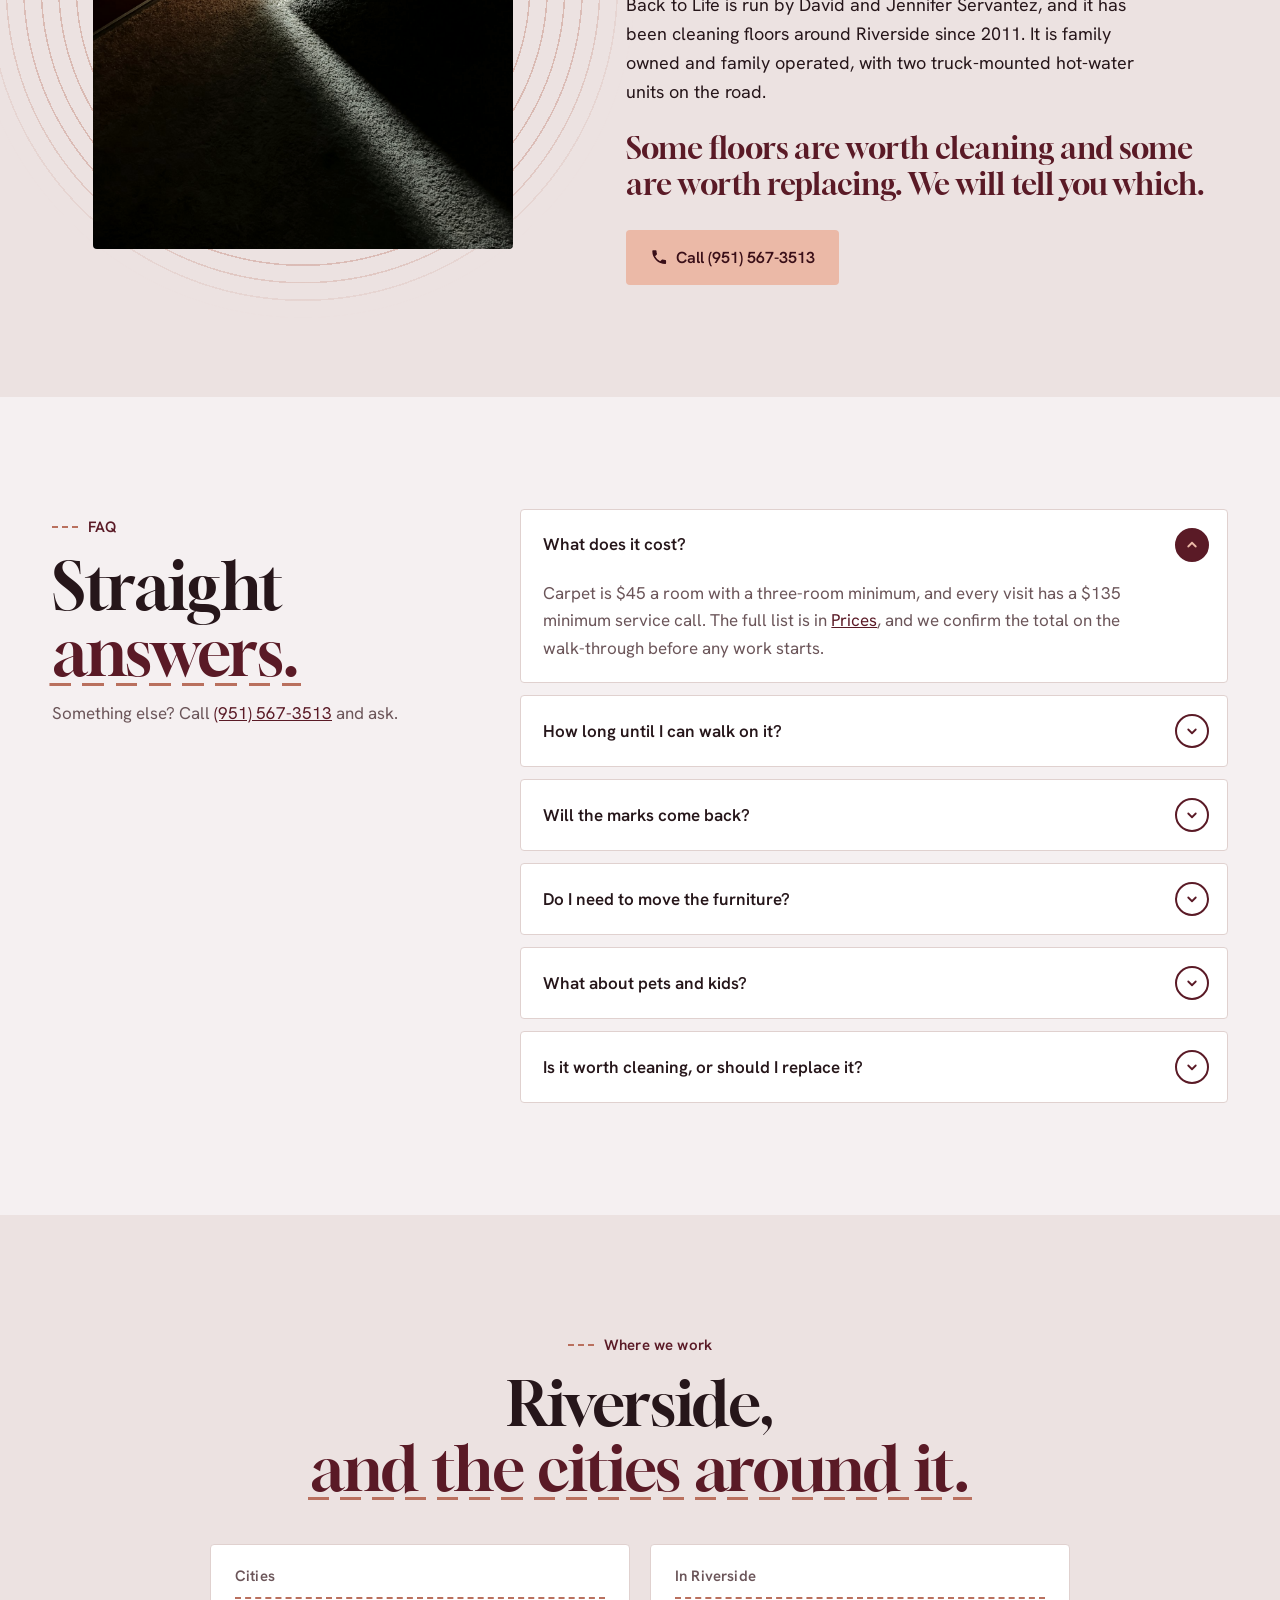
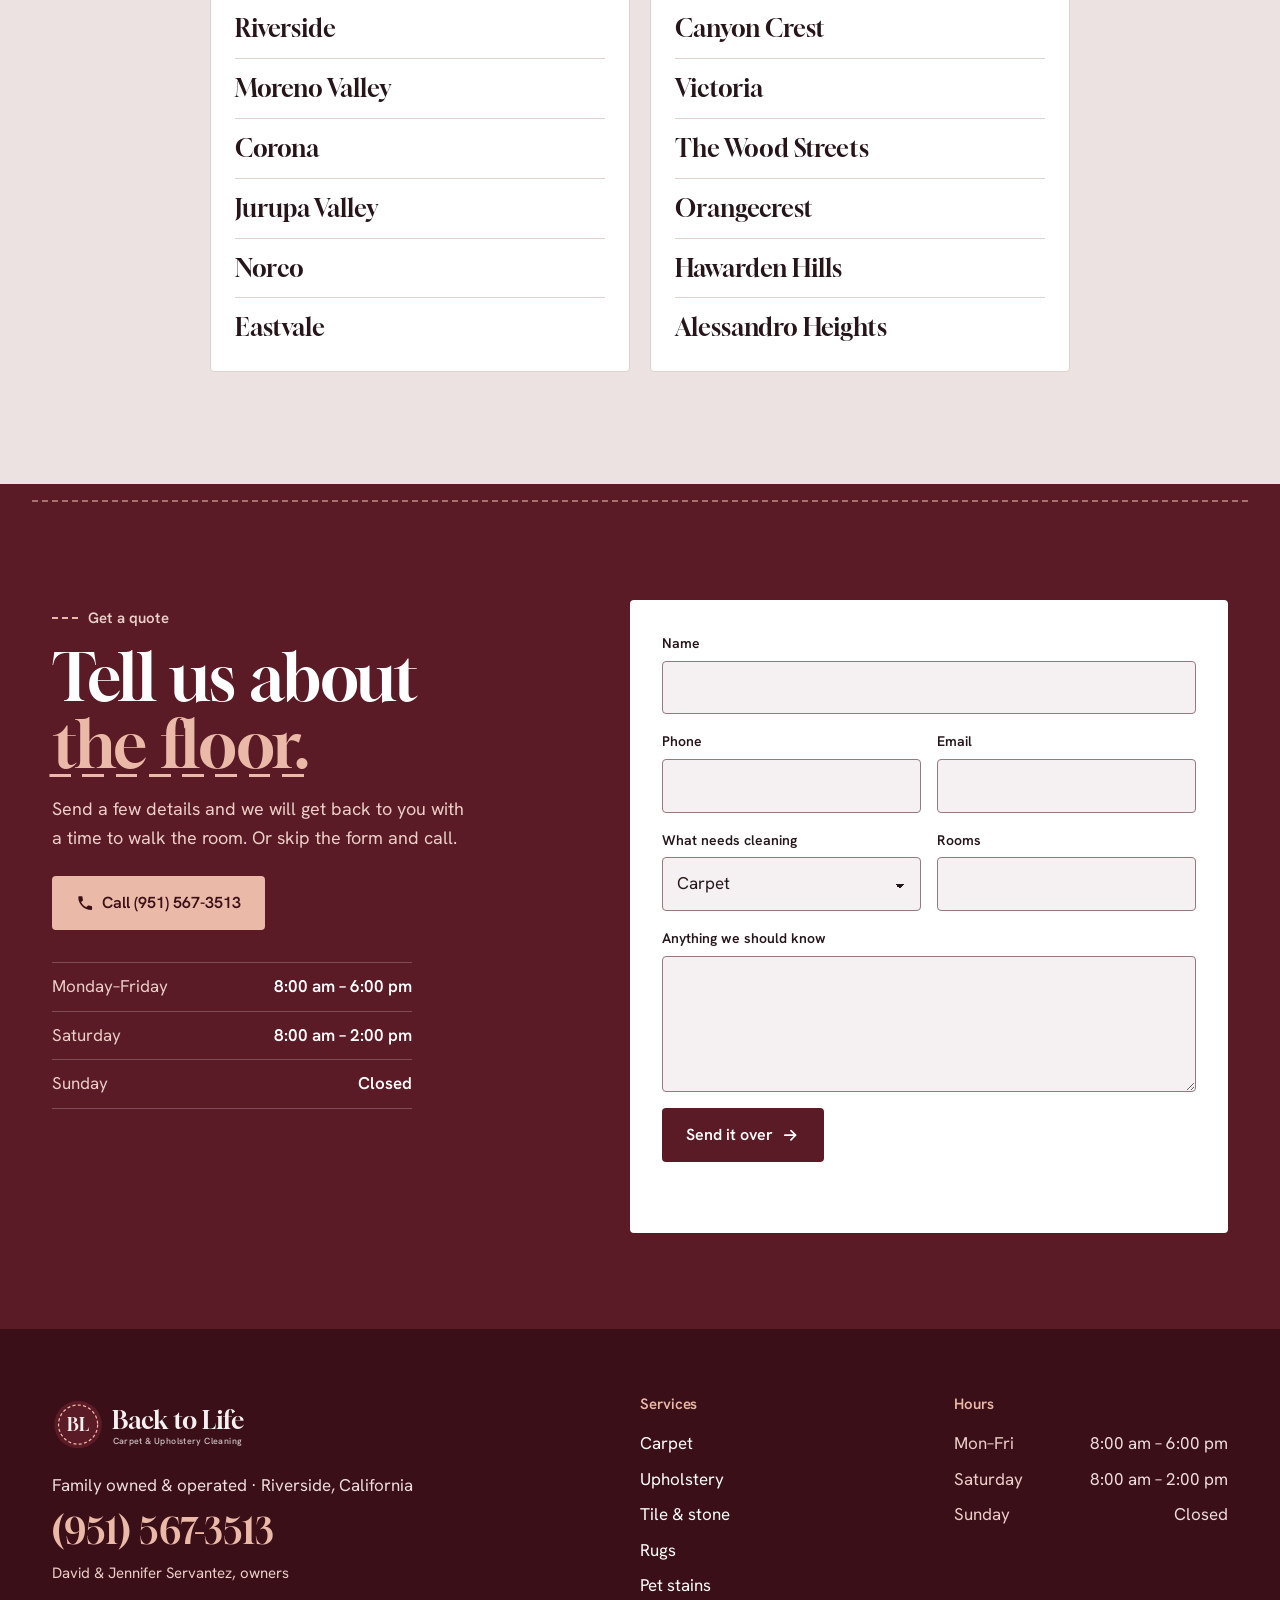
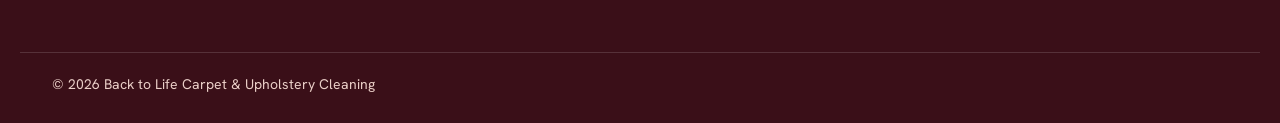
<file: d/index.html>
<!doctype html>
<html lang="en">
<head>
  <meta charset="utf-8">
  <meta name="viewport" content="width=device-width, initial-scale=1">
  <title>Back to Life Carpet &amp; Upholstery Cleaning · Riverside, CA</title>
  <meta name="description" content="Family owned and operated carpet, upholstery, tile and stone, rug and pet stain cleaning in Riverside, California. Call (951) 567-3513.">
  <meta name="robots" content="noindex, nofollow">
  <!-- CONCEPT D (upholstery house) — spec mockup for a prospect. Not launched. Same layout as Concepts A and B; new palette, type and proposed logo. Many details are illustrative — see HANDOFF-FOR-JOHN.md §0. -->
  <link rel="preconnect" href="https://fonts.googleapis.com">
  <link rel="preconnect" href="https://fonts.gstatic.com" crossorigin>
  <link href="https://fonts.googleapis.com/css2?family=Gloock&family=Hanken+Grotesk:wght@400;500;600;700&display=swap" rel="stylesheet">
  <link rel="stylesheet" href="styles.css">
  <script>document.documentElement.classList.add('js');</script>
</head>
<body>
  <!-- ============ SVG sprite: logo + icons ============ -->
  <svg width="0" height="0" style="position:absolute" aria-hidden="true" focusable="false">
    <!-- Logo: CONCEPT D — a proposed refresh (stitched monogram seal). Not their mark; for discussion only. -->
    <symbol id="logo" viewBox="0 0 300 72">
      <circle cx="34" cy="36" r="31" fill="#5A1A26"/>
      <circle cx="34" cy="36" r="25.5" fill="none" stroke="#EBB9A7" stroke-width="1.6" stroke-dasharray="4 3"/>
      <text x="34" y="44.5" text-anchor="middle" font-family="'Gloock', Georgia, serif" font-size="24" fill="#F5F0F1">BL</text>
      <text x="78" y="42" font-family="'Gloock', Georgia, serif" font-size="33" fill="currentColor">Back to Life</text>
      <text x="79" y="61" font-family="'Hanken Grotesk', system-ui, sans-serif" font-weight="600" font-size="11.6" letter-spacing=".5" fill="currentColor" opacity=".72">Carpet &amp; Upholstery Cleaning</text>
    </symbol>
    <symbol id="i-sun" viewBox="0 0 24 24"><path fill="currentColor" d="M4 17a8 8 0 0 1 16 0z"/><g stroke="currentColor" stroke-width="2" stroke-linecap="round"><path d="M12 3.5v3"/><path d="M4.9 6.4l2.1 2.1"/><path d="M19.1 6.4 17 8.5"/><path d="M1.5 13h2.5"/><path d="M20 13h2.5"/></g><path fill="currentColor" d="M2 19h20v2H2z"/></symbol>
    <symbol id="i-phone" viewBox="0 0 24 24"><path fill="currentColor" d="M6.6 10.8a15.2 15.2 0 0 0 6.6 6.6l2.2-2.2c.3-.3.7-.4 1-.2 1.1.4 2.3.6 3.6.6.6 0 1 .4 1 1V20c0 .6-.4 1-1 1A17 17 0 0 1 3 4c0-.6.4-1 1-1h3.5c.6 0 1 .4 1 1 0 1.3.2 2.5.6 3.6.1.3 0 .7-.2 1z"/></symbol>
    <symbol id="i-arrow" viewBox="0 0 24 24"><path fill="none" stroke="currentColor" stroke-width="2.2" stroke-linecap="round" stroke-linejoin="round" d="M5 12h14M13 6l6 6-6 6"/></symbol>
    <symbol id="i-check" viewBox="0 0 24 24"><circle cx="12" cy="12" r="9.5" fill="none" stroke="currentColor" stroke-width="1.6"/><path fill="none" stroke="currentColor" stroke-width="2" stroke-linecap="round" stroke-linejoin="round" d="M7.5 12.3l3 3 6-6.3"/></symbol>
    <symbol id="i-chev" viewBox="0 0 24 24"><path fill="none" stroke="currentColor" stroke-width="2.4" stroke-linecap="round" stroke-linejoin="round" d="M7 10l5 5 5-5"/></symbol>
    <symbol id="i-home" viewBox="0 0 48 48"><g fill="none" stroke="currentColor" stroke-width="2.4" stroke-linecap="round" stroke-linejoin="round"><path d="M6 22 24 7l18 15"/><path d="M11 18v23h26V18"/><circle cx="19" cy="25" r="3"/><circle cx="29" cy="25" r="3"/><path d="M14 38c0-5 2-8 5-8s5 3 5 8M24 38c0-5 2-8 5-8s5 3 5 8"/></g></symbol>
    <symbol id="i-truck" viewBox="0 0 48 48"><g fill="none" stroke="currentColor" stroke-width="2.4" stroke-linecap="round" stroke-linejoin="round"><path d="M4 12h24v22H4z"/><path d="M28 19h9l7 8v7H28"/><circle cx="12" cy="36" r="4"/><circle cx="36" cy="36" r="4"/><path d="M10 18c3 0 3 4 6 4s3-4 6-4"/></g></symbol>
    <symbol id="i-clock" viewBox="0 0 48 48"><g fill="none" stroke="currentColor" stroke-width="2.4" stroke-linecap="round" stroke-linejoin="round"><circle cx="24" cy="25" r="16"/><path d="M24 15v10l7 5"/><path d="M19 5h10"/></g></symbol>
    <symbol id="i-redo" viewBox="0 0 48 48"><g fill="none" stroke="currentColor" stroke-width="2.4" stroke-linecap="round" stroke-linejoin="round"><path d="M38 24a14 14 0 1 1-5-10.7"/><path d="M34 6v8h-8"/><path d="M18 24l4 4 8-8"/></g></symbol>
  </svg>

  <a class="skip-link" href="#main">Skip to content</a>

  <!-- ============ HEADER — floating white bar ============ -->
  <header class="site-header">
    <div class="wrap">
      <div class="header-bar">
        <a class="brand" href="#top" aria-label="Back to Life Carpet and Upholstery Cleaning, back to top">
          <svg class="logo" viewBox="0 0 300 72" aria-hidden="true"><use href="#logo"/></svg>
        </a>
        <nav class="site-nav" aria-label="Main">
          <ul>
            <li><a href="#services">Services</a></li>
            <li><a href="#how">How it works</a></li>
            <li><a href="#prices">Prices</a></li>
            <li><a href="#faq">FAQ</a></li>
          </ul>
        </nav>
        <div class="header-actions">
          <a class="btn btn-dark btn-sm header-quote" href="#contact">Get a quote <svg class="ico" aria-hidden="true"><use href="#i-arrow"/></svg></a>
          <a class="btn btn-accent btn-sm" href="tel:+19515673513"><svg class="ico" aria-hidden="true"><use href="#i-phone"/></svg><span class="hide-sm">(951) 567-3513</span><span class="show-sm">Call</span></a>
        </div>
      </div>
    </div>
  </header>

  <main id="main">

    <!-- ============ HERO ============ -->
    <section class="hero band-dark" id="top" aria-labelledby="hero-title">
      <!-- PLACEHOLDER stock (Unsplash) — greyscale under an oxblood overlay -->
      <img class="hero-bg" src="../assets/PLACEHOLDER-hero-room.jpg" width="2400" height="1600" fetchpriority="high"
           alt="" aria-hidden="true">
      <div class="hero-scrim" aria-hidden="true"></div>
      <div class="hero-sun" aria-hidden="true"></div>
      <div class="wrap hero-inner">
        <p class="kicker reveal"><svg class="ico" aria-hidden="true"><use href="#i-sun"/></svg> Family owned &amp; operated · Riverside, CA</p>
        <h1 id="hero-title" class="reveal">Riverside floors,<br class="br-lg"> brought <span class="hl">back to life.</span></h1>
        <p class="hero-lede reveal">Carpet, upholstery, tile and stone, rugs and pet stains — cleaned properly by David and Jennifer Servantez’s family business.</p>
        <div class="hero-ctas reveal">
          <a class="btn btn-accent" href="tel:+19515673513"><svg class="ico" aria-hidden="true"><use href="#i-phone"/></svg> Call (951) 567-3513</a>
          <a class="btn btn-light" href="#contact">Get a quote <svg class="ico" aria-hidden="true"><use href="#i-arrow"/></svg></a>
        </div>
      </div>
      <div class="stamp" aria-hidden="true">
        <svg viewBox="0 0 120 120" class="stamp-ring">
          <defs><path id="stamp-path" d="M60 60 m-44 0 a44 44 0 1 1 88 0 a44 44 0 1 1 -88 0"/></defs>
          <text><textPath href="#stamp-path" startOffset="0" textLength="272" lengthAdjust="spacing">FAMILY OWNED · FAMILY OPERATED ·</textPath></text>
        </svg>
        <svg class="stamp-sun" viewBox="0 0 24 24"><use href="#i-sun"/></svg>
      </div>
      <div class="edge edge-bottom" style="--edge: var(--bg)" aria-hidden="true"></div>
    </section>

    <!-- ============ FEATURES ============ -->
    <section class="features band-light" aria-label="Why Back to Life">
      <div class="wrap features-grid">
        <div class="feature reveal">
          <svg class="feature-ico" aria-hidden="true"><use href="#i-home"/></svg>
          <h2>Family owned &amp; operated</h2>
          <p>It is David and Jennifer Servantez’s business, and their family does the work.</p>
        </div>
        <div class="feature reveal">
          <svg class="feature-ico" aria-hidden="true"><use href="#i-truck"/></svg>
          <h2>Truck-mounted hot water</h2>
          <p>Around 230°F, with the soil pulled back out to the truck.</p>
        </div>
        <figure class="features-media reveal">
          <div class="sun-disc" aria-hidden="true"></div>
          <div class="frame">
            <!-- PLACEHOLDER stock (Pexels 6195273), coveralls recoloured to oxblood -->
            <img src="../assets/PLACEHOLDER-feature-clean-d.jpg" width="1400" height="933" loading="lazy"
                 alt="A technician in work coveralls cleaning a living-room floor beside a grey sofa">

          </div>
        </figure>
        <div class="feature reveal">
          <svg class="feature-ico" aria-hidden="true"><use href="#i-clock"/></svg>
          <h2>Walk on it in 2 hours</h2>
          <p>Fully dry in four to six, with air movers left running.</p>
        </div>
        <div class="feature reveal">
          <svg class="feature-ico" aria-hidden="true"><use href="#i-redo"/></svg>
          <h2>14-day spot redo</h2>
          <p>If a spot comes back within 14 days, we come back. No charge.</p>
        </div>
      </div>
    </section>

    <!-- ============ MARQUEE — real services only ============ -->
    <section class="marquee band-dark" aria-label="Services">
      <div class="edge edge-top" style="--edge: var(--bg)" aria-hidden="true"></div>
      <ul class="visually-hidden">
        <li>Carpet</li><li>Upholstery</li><li>Tile and stone</li><li>Rugs</li><li>Pet stains</li>
      </ul>
      <div class="marquee-track" aria-hidden="true">
        <div class="marquee-group">
          <span>Carpet</span><svg class="ico"><use href="#i-sun"/></svg>
          <span>Upholstery</span><svg class="ico"><use href="#i-sun"/></svg>
          <span>Tile &amp; Stone</span><svg class="ico"><use href="#i-sun"/></svg>
          <span>Rugs</span><svg class="ico"><use href="#i-sun"/></svg>
          <span>Pet Stains</span><svg class="ico"><use href="#i-sun"/></svg>
          <span>Family Owned</span><svg class="ico"><use href="#i-sun"/></svg>
        </div>
        <div class="marquee-group">
          <span>Carpet</span><svg class="ico"><use href="#i-sun"/></svg>
          <span>Upholstery</span><svg class="ico"><use href="#i-sun"/></svg>
          <span>Tile &amp; Stone</span><svg class="ico"><use href="#i-sun"/></svg>
          <span>Rugs</span><svg class="ico"><use href="#i-sun"/></svg>
          <span>Pet Stains</span><svg class="ico"><use href="#i-sun"/></svg>
          <span>Family Owned</span><svg class="ico"><use href="#i-sun"/></svg>
        </div>
      </div>
      <div class="edge edge-bottom" style="--edge: var(--bg)" aria-hidden="true"></div>
    </section>

    <!-- ============ SERVICES — the five on the card ============ -->
    <section class="section band-light" id="services" aria-labelledby="services-title">
      <div class="wrap">
        <header class="section-head center reveal">
          <p class="eyebrow">Services</p>
          <h2 id="services-title">Five things on the card.<br> <span class="hl">All done properly.</span></h2>
          <p class="section-lede">Carpet, upholstery, tile and stone, rugs and pet stains. Prices are written down, and we confirm your total before any work starts.</p>
        </header>

        <div class="service-grid">
          <article class="service service-lg reveal">
            <div class="frame frame-43"><img src="../assets/PLACEHOLDER-service-carpet.jpg" width="1200" height="800" loading="lazy" alt="Close-up of dense tan carpet pile, shallow focus"></div>
            <div class="service-body">
              <h3>Carpet</h3>
              <p>Wall-to-wall and stairs. Pre-treated, brushed, then rinsed with hot water and pulled back out to the truck.</p>
              <div class="service-foot"><span class="price">from $45 <small>a room</small></span><a class="round-btn" href="#prices" aria-label="Carpet prices"><svg aria-hidden="true"><use href="#i-arrow"/></svg></a></div>
            </div>
          </article>

          <article class="service service-lg reveal">
            <div class="frame frame-43"><img src="../assets/PLACEHOLDER-service-upholstery.jpg" width="1200" height="1800" loading="lazy" alt="The arm and seat of a textured oatmeal fabric sofa in soft window light"></div>
            <div class="service-body">
              <h3>Upholstery</h3>
              <p>Sofas, sectionals and armchairs, cleaned where they sit. We check the fabric first, because not every fabric takes the same treatment.</p>
              <div class="service-foot"><span class="price">from $45 <small>a chair</small></span><a class="round-btn" href="#prices" aria-label="Upholstery prices"><svg aria-hidden="true"><use href="#i-arrow"/></svg></a></div>
            </div>
          </article>

          <article class="service reveal">
            <div class="frame frame-43"><img src="../assets/PLACEHOLDER-service-tile.jpg" width="1200" height="1200" loading="lazy" alt="Warm-toned stone-look floor tile laid on the diagonal, grout lines visible"></div>
            <div class="service-body">
              <h3>Tile &amp; stone</h3>
              <p>Kitchens, bathrooms and entries. High-pressure cleaning into the grout lines, where a mop only moves the dirt around.</p>
              <div class="service-foot"><span class="price">$0.85 <small>per sq ft</small></span><a class="round-btn" href="#prices" aria-label="Tile and stone prices"><svg aria-hidden="true"><use href="#i-arrow"/></svg></a></div>
            </div>
          </article>

          <article class="service reveal">
            <div class="frame frame-43"><img src="../assets/PLACEHOLDER-service-rugs.jpg" width="1200" height="1800" loading="lazy" alt="A patterned area rug rolled up on top of another rug"></div>
            <div class="service-body">
              <h3>Rugs</h3>
              <p>Area rugs and wool rugs, taken in and cleaned in-plant when the fibre needs more care than a living-room floor allows.</p>
              <div class="service-foot"><span class="price">from $3.50 <small>per sq ft</small></span><a class="round-btn" href="#prices" aria-label="Rug prices"><svg aria-hidden="true"><use href="#i-arrow"/></svg></a></div>
            </div>
          </article>

          <article class="service reveal">
            <div class="frame frame-43"><img src="../assets/PLACEHOLDER-service-pet.jpg" width="1200" height="796" loading="lazy" alt="A spaniel resting on a light carpet in bands of sunlight"></div>
            <div class="service-body">
              <h3>Pet stains</h3>
              <p>Every affected area found and treated on its own — not just the one you can see — before the room is cleaned.</p>
              <div class="service-foot"><span class="price">$35 <small>per area</small></span><a class="round-btn" href="#prices" aria-label="Pet stain prices"><svg aria-hidden="true"><use href="#i-arrow"/></svg></a></div>
            </div>
          </article>
        </div>
      </div>
    </section>

    <!-- ============ HOW IT WORKS — five staggered step cards ============ -->
    <section class="how band-dark" id="how" aria-labelledby="how-title">
      <div class="edge edge-top" style="--edge: var(--bg)" aria-hidden="true"></div>
      <div class="wrap">
        <header class="section-head reveal">
          <p class="eyebrow eyebrow-light">How it works</p>
          <h2 id="how-title">Five passes, <span class="hl">start to finish.</span></h2>
          <p class="section-lede">What actually happens in your house, in order. Nothing skipped to save time.</p>
        </header>

        <ol class="steps">
          <li class="step reveal">
            <span class="step-num" aria-hidden="true">01</span>
            <div class="step-card">
              <h3><span class="visually-hidden">Step 1: </span>Walk the room</h3>
              <p>We look at the floor before we quote: the fibre, the traffic lanes, and what the marks really are.</p>
              <div class="step-img"><img src="../assets/PLACEHOLDER-pass-01.jpg" width="1400" height="933" loading="lazy" alt="A floor-level view across carpet pile in low raking light"></div>
            </div>
          </li>
          <li class="step reveal">
            <span class="step-num" aria-hidden="true">02</span>
            <div class="step-card">
              <h3><span class="visually-hidden">Step 2: </span>Treat the marks</h3>
              <p>Every mark gets its own pre-treatment, left for ten minutes before any machine touches it.</p>
              <div class="step-img step-img-low"><img src="../assets/PLACEHOLDER-pass-02.jpg" width="1400" height="2100" loading="lazy" alt="Someone on hands and knees working a cloth over one spot at floor level, beside a patterned rug"></div>
            </div>
          </li>
          <li class="step reveal">
            <span class="step-num" aria-hidden="true">03</span>
            <div class="step-card">
              <h3><span class="visually-hidden">Step 3: </span>Pull it out</h3>
              <p>Brushes loosen the soil, then water at around 230°F rinses it out and back to the truck.</p>
              <div class="step-img"><img src="../assets/PLACEHOLDER-ba-sofa-before.jpg" width="1000" height="667" loading="lazy" alt="A grey fabric sofa seat being worked over with a rotary brush"></div>
            </div>
          </li>
          <li class="step reveal">
            <span class="step-num" aria-hidden="true">04</span>
            <div class="step-card">
              <h3><span class="visually-hidden">Step 4: </span>Set the pile</h3>
              <p>A grooming rake stands the fibres up, so the carpet dries upright instead of matted flat.</p>
              <div class="step-img"><img src="../assets/PLACEHOLDER-pass-04.jpg" width="1400" height="932" loading="lazy" alt="Carpet pile standing upright and even across the frame"></div>
            </div>
          </li>
          <li class="step reveal">
            <span class="step-num" aria-hidden="true">05</span>
            <div class="step-card">
              <h3><span class="visually-hidden">Step 5: </span>Leave it drying</h3>
              <p>Air movers stay running. Walk on it in about two hours; fully dry in four to six.</p>
              <div class="step-img"><img src="../assets/PLACEHOLDER-pass-05.jpg" width="1400" height="935" loading="lazy" alt="An empty carpeted room with sun coming through a sliding glass door"></div>
            </div>
          </li>
        </ol>
      </div>
      <div class="edge edge-bottom" style="--edge: var(--bg)" aria-hidden="true"></div>
    </section>

    <!-- ============ BEFORE / AFTER — static splits, honestly labelled ============ -->
    <section class="section band-light" id="before-after" aria-labelledby="ba-title">
      <div class="wrap">
        <header class="section-head center reveal">
          <p class="eyebrow">Before &amp; after</p>
          <h2 id="ba-title">What the soil looks like,<br> <span class="hl">and what it should.</span></h2>
        </header>

        <div class="ba-grid">
          <figure class="ba reveal">
            <div class="ba-pair">
              <div class="ba-half"><img src="../assets/PLACEHOLDER-ba-stairs-before.jpg" width="1000" height="667" loading="lazy" alt="Worn red stair carpet with grit ground into the treads"><span class="ba-label">Before</span></div>
              <div class="ba-half"><img src="../assets/PLACEHOLDER-ba-stairs-after.jpg" width="1000" height="645" loading="lazy" alt="Clean red stair carpet with crisp, even pile on the nosings"><span class="ba-label ba-label-after">After</span></div>
            </div>
            <figcaption>Stair carpet, ground-in soil on the treads and nosings</figcaption>
          </figure>
          <figure class="ba reveal">
            <div class="ba-pair">
              <div class="ba-half"><img src="../assets/PLACEHOLDER-ba-tile-before.jpg" width="1000" height="667" loading="lazy" alt="Grey floor tile with a dull surface film and darkened grout lines"><span class="ba-label">Before</span></div>
              <div class="ba-half"><img src="../assets/PLACEHOLDER-ba-tile-after.jpg" width="1000" height="667" loading="lazy" alt="Clean hexagonal floor tile with light, even grout lines"><span class="ba-label ba-label-after">After</span></div>
            </div>
            <figcaption>Floor tile, surface film and grey grout</figcaption>
          </figure>
          <figure class="ba reveal">
            <div class="ba-pair">
              <div class="ba-half"><img src="../assets/PLACEHOLDER-ba-sofa-before.jpg" width="1000" height="667" loading="lazy" alt="A grey woven-fabric sofa seat being worked over with a rotary brush"><span class="ba-label">Before</span></div>
              <div class="ba-half"><img src="../assets/PLACEHOLDER-ba-sofa-after.jpg" width="1000" height="750" loading="lazy" alt="A clean grey woven-fabric sofa with even colour across the cushions"><span class="ba-label ba-label-after">After</span></div>
            </div>
            <figcaption>Woven fabric sofa, body soil on the seat cushions</figcaption>
          </figure>
        </div>
        <p class="ba-note">These are example photographs of the surfaces and soil types we work on. They are not photographs of our own jobs.</p>
      </div>
    </section>

    <!-- ============ PRICING — three cards, no ranking flags ============ -->
    <section class="section band-light2" id="prices" aria-labelledby="prices-title">
      <div class="wrap">
        <header class="section-head center reveal">
          <p class="eyebrow">Prices</p>
          <h2 id="prices-title">Plain prices,<br> <span class="hl">written down.</span></h2>
          <p class="section-lede">Our standard prices. We confirm your total on the walk-through, before any work starts.</p>
        </header>

        <div class="price-grid">
          <article class="price-card reveal">
            <h3>Upholstery</h3>
            <p class="price-big"><span>$89</span> per sofa</p>
            <ul class="price-list">
              <li><svg class="ico" aria-hidden="true"><use href="#i-check"/></svg><span>Sectional</span><b>from $139</b></li>
              <li><svg class="ico" aria-hidden="true"><use href="#i-check"/></svg><span>Armchair</span><b>$45</b></li>
              <li><svg class="ico" aria-hidden="true"><use href="#i-check"/></svg><span>Fabric checked first</span><b>included</b></li>
            </ul>
            <a class="btn btn-dark btn-block" href="#contact">Get an upholstery quote</a>
          </article>

          <article class="price-card price-card-dark reveal">
            <h3>Carpet</h3>
            <p class="price-big"><span>$45</span> per room</p>
            <p class="price-sub">Three-room minimum</p>
            <ul class="price-list">
              <li><svg class="ico" aria-hidden="true"><use href="#i-check"/></svg><span>Whole house, up to 1,800 sq ft</span><b>$219</b></li>
              <li><svg class="ico" aria-hidden="true"><use href="#i-check"/></svg><span>Stairs</span><b>$2.50 / step</b></li>
              <li><svg class="ico" aria-hidden="true"><use href="#i-check"/></svg><span>Pet stain treatment</span><b>$35 / area</b></li>
            </ul>
            <a class="btn btn-accent btn-block" href="#contact">Get a carpet quote</a>
          </article>

          <article class="price-card reveal">
            <h3>Tile, stone &amp; rugs</h3>
            <p class="price-big"><span>$0.85</span> per sq ft</p>
            <p class="price-sub">Tile and stone</p>
            <ul class="price-list">
              <li><svg class="ico" aria-hidden="true"><use href="#i-check"/></svg><span>Area rugs, wool, in-plant</span><b>from $3.50 / sq ft</b></li>
              <li><svg class="ico" aria-hidden="true"><use href="#i-check"/></svg><span>Grout lines worked individually</span><b>included</b></li>
            </ul>
            <a class="btn btn-dark btn-block" href="#contact">Get a tile or rug quote</a>
          </article>
        </div>

        <div class="price-foot reveal">
          <p class="price-min">Every visit has a $135 minimum service call.</p>
          <p class="guarantee">If a spot comes back within 14 days, we come back and redo it. No charge.</p>
        </div>
      </div>
    </section>

    <!-- ============ STAT BAND — operational figures only ============ -->
    <section class="stats band-dark" aria-label="The business in four figures">
      <div class="edge edge-top" style="--edge: var(--bg2)" aria-hidden="true"></div>
      <dl class="wrap stat-grid">
        <div class="stat reveal"><dd>Since 2011</dd><dt>Family owned &amp; operated</dt></div>
        <div class="stat reveal"><dd>2 trucks</dd><dt>Truck-mounted hot water</dt></div>
        <div class="stat reveal"><dd>4–6 hr</dd><dt>Fully dry</dt></div>
        <div class="stat reveal"><dd>14-day</dd><dt>Spot redo, no charge</dt></div>
      </dl>
      <div class="edge edge-bottom" style="--edge: var(--bg)" aria-hidden="true"></div>
    </section>

    <!-- ============ WHAT USUALLY HAPPENS — company voice, no quotes, no names ============ -->
    <section class="section band-light" id="typical-jobs" aria-labelledby="jobs-title">
      <div class="wrap">
        <header class="section-head center reveal">
          <p class="eyebrow">What usually happens</p>
          <h2 id="jobs-title">Three typical jobs,<br> <span class="hl">and what to expect.</span></h2>
        </header>

        <div class="jobs">
          <article class="job reveal">
            <h3>A pet accident in a rental, before the walkthrough</h3>
            <dl>
              <dt>The situation</dt>
              <dd>The walkthrough is on Friday, and there is a pet accident in the back bedroom that has been there longer than anyone wants to say.</dd>
              <dt>What we do</dt>
              <dd>Find every affected area, not just the visible one, and treat each separately before the room is extracted. Priced per area, so you know the number first.</dd>
              <dt>What to expect</dt>
              <dd>Most marks lift completely. An older accident that reached the pad can leave a shadow, and we will tell you on the walk-through if that is likely.</dd>
            </dl>
          </article>
          <article class="job reveal">
            <h3>A sectional two kids grew up on</h3>
            <dl>
              <dt>The situation</dt>
              <dd>The seat cushions are darker than the arms, and one corner has a long history of juice.</dd>
              <dt>What we do</dt>
              <dd>Read the fabric code, test an area nobody sees, then pre-treat the seats and arms before extracting the whole piece.</dd>
              <dt>What to expect</dt>
              <dd>The colour usually evens out. Some old stains have set into the fibre and will lighten rather than disappear, and we say which before we start.</dd>
            </dl>
          </article>
          <article class="job reveal">
            <h3>Grout that went grey and looks like it needs replacing</h3>
            <dl>
              <dt>The situation</dt>
              <dd>Kitchen tile where the grout has gone from light to grey, and the whole floor looks tired enough to rip out.</dd>
              <dt>What we do</dt>
              <dd>High-pressure cleaning works the grout lines and recovers the dirty water as it goes, instead of leaving it to settle back in.</dd>
              <dt>What to expect</dt>
              <dd>Often the grout comes back close to its original colour. Cracked or missing grout is a repair, not a clean, and we will say so.</dd>
            </dl>
          </article>
        </div>
      </div>
    </section>

    <!-- ============ ABOUT ============ -->
    <section class="section band-light2" id="about" aria-labelledby="about-title">
      <div class="wrap about-inner">
        <figure class="about-media reveal">
          <div class="sun-disc sun-disc-lg" aria-hidden="true"></div>
          <div class="frame"><img src="../assets/PLACEHOLDER-about.jpg" width="1200" height="1642" loading="lazy" alt="Light from an open door falling across a dark carpeted floor"></div>
        </figure>
        <div class="about-copy reveal">
          <p class="eyebrow">Meet the family</p>
          <h2 id="about-title">David and Jennifer’s business.<br> <span class="hl">Family owned and operated.</span></h2>
          <p>Back to Life is run by David and Jennifer Servantez, and it has been cleaning floors around Riverside since 2011. It is family owned and family operated, with two truck-mounted hot-water units on the road.</p>
          <p class="about-close">Some floors are worth cleaning and some are worth replacing. We will tell you which.</p>
          <a class="btn btn-accent" href="tel:+19515673513"><svg class="ico" aria-hidden="true"><use href="#i-phone"/></svg> Call (951) 567-3513</a>
        </div>
      </div>
    </section>

    <!-- ============ FAQ — details/summary works without JS ============ -->
    <section class="section band-light" id="faq" aria-labelledby="faq-title">
      <div class="wrap faq-inner">
        <header class="faq-head reveal">
          <p class="eyebrow">FAQ</p>
          <h2 id="faq-title">Straight <span class="hl">answers.</span></h2>
          <p>Something else? Call <a href="tel:+19515673513">(951) 567-3513</a> and ask.</p>
        </header>

        <div class="faq-list">
          <details class="faq-item reveal" open>
            <summary>What does it cost?<span class="faq-chev" aria-hidden="true"><svg><use href="#i-chev"/></svg></span></summary>
            <p>Carpet is $45 a room with a three-room minimum, and every visit has a $135 minimum service call. The full list is in <a href="#prices">Prices</a>, and we confirm the total on the walk-through before any work starts.</p>
          </details>
          <details class="faq-item reveal">
            <summary>How long until I can walk on it?<span class="faq-chev" aria-hidden="true"><svg><use href="#i-chev"/></svg></span></summary>
            <p>About two hours. It is fully dry in four to six, and we leave air movers running to get it there.</p>
          </details>
          <details class="faq-item reveal">
            <summary>Will the marks come back?<span class="faq-chev" aria-hidden="true"><svg><use href="#i-chev"/></svg></span></summary>
            <p>Sometimes a spill that went deep into the pile wicks back up as the carpet dries. That is what the 14-day redo is for: if a spot comes back within 14 days, we come back and redo it, at no charge.</p>
          </details>
          <details class="faq-item reveal">
            <summary>Do I need to move the furniture?<span class="faq-chev" aria-hidden="true"><svg><use href="#i-chev"/></svg></span></summary>
            <p>Clear the small things off the floor — shoes, toys, anything fragile — and we will talk through the larger pieces on the walk-through.</p>
          </details>
          <details class="faq-item reveal">
            <summary>What about pets and kids?<span class="faq-chev" aria-hidden="true"><svg><use href="#i-chev"/></svg></span></summary>
            <p>Extraction is a rinse. The pre-treatment and the soil are flushed out of the pile and pulled back to the truck, rather than left sitting in the carpet. It is walkable in about two hours and dry in four to six, and keeping pets and kids off it until then is the simplest approach. If you have a question about a particular product, ask us on the walk-through.</p>
          </details>
          <details class="faq-item reveal">
            <summary>Is it worth cleaning, or should I replace it?<span class="faq-chev" aria-hidden="true"><svg><use href="#i-chev"/></svg></span></summary>
            <p>Walk the room with us. Worn-through backing, carpet coming away from its backing, and pile crushed flat in the traffic lanes do not come back with cleaning, and we will say so. Soil and most stains usually do. If it is not worth cleaning, we will not sell you a clean.</p>
          </details>
        </div>
      </div>
    </section>

    <!-- ============ SERVICE AREA ============ -->
    <section class="section band-light2" id="area" aria-labelledby="area-title">
      <div class="wrap">
        <header class="section-head center reveal">
          <p class="eyebrow">Where we work</p>
          <h2 id="area-title">Riverside,<br> <span class="hl">and the cities around it.</span></h2>
        </header>
        <div class="area-cols reveal">
          <div class="area-card">
            <h3>Cities</h3>
            <ul><li>Riverside</li><li>Moreno Valley</li><li>Corona</li><li>Jurupa Valley</li><li>Norco</li><li>Eastvale</li></ul>
          </div>
          <div class="area-card">
            <h3>In Riverside</h3>
            <ul><li>Canyon Crest</li><li>Victoria</li><li>The Wood Streets</li><li>Orangecrest</li><li>Hawarden Hills</li><li>Alessandro Heights</li></ul>
          </div>
        </div>
      </div>
    </section>

    <!-- ============ CONTACT ============ -->
    <section class="contact band-dark" id="contact" aria-labelledby="contact-title">
      <div class="edge edge-top" style="--edge: var(--bg2)" aria-hidden="true"></div>
      <div class="wrap contact-inner">
        <div class="contact-intro reveal">
          <p class="eyebrow eyebrow-light">Get a quote</p>
          <h2 id="contact-title">Tell us about <span class="hl">the floor.</span></h2>
          <p>Send a few details and we will get back to you with a time to walk the room. Or skip the form and call.</p>
          <a class="btn btn-accent" href="tel:+19515673513"><svg class="ico" aria-hidden="true"><use href="#i-phone"/></svg> Call (951) 567-3513</a>
          <dl class="hours">
            <div><dt>Monday–Friday</dt><dd>8:00 am – 6:00 pm</dd></div>
            <div><dt>Saturday</dt><dd>8:00 am – 2:00 pm</dd></div>
            <div><dt>Sunday</dt><dd>Closed</dd></div>
          </dl>
        </div>

        <!-- no endpoint yet — Alex to wire -->
        <form class="contact-form reveal" action="#" method="post" novalidate>
          <div class="field">
            <label for="f-name">Name</label>
            <input id="f-name" name="name" type="text" autocomplete="name" required>
          </div>
          <div class="field-row">
            <div class="field">
              <label for="f-phone">Phone</label>
              <input id="f-phone" name="phone" type="tel" autocomplete="tel" required>
            </div>
            <div class="field">
              <label for="f-email">Email</label>
              <input id="f-email" name="email" type="email" autocomplete="email">
            </div>
          </div>
          <div class="field-row">
            <div class="field">
              <label for="f-surface">What needs cleaning</label>
              <select id="f-surface" name="surface">
                <option value="carpet">Carpet</option>
                <option value="upholstery">Upholstery</option>
                <option value="tile-stone">Tile and stone</option>
                <option value="rugs">Rugs</option>
                <option value="pet-stains">Pet stains</option>
              </select>
            </div>
            <div class="field">
              <label for="f-rooms">Rooms</label>
              <input id="f-rooms" name="rooms" type="number" min="1" inputmode="numeric">
            </div>
          </div>
          <div class="field">
            <label for="f-message">Anything we should know</label>
            <textarea id="f-message" name="message" rows="4"></textarea>
          </div>
          <button class="btn btn-dark" type="submit">Send it over <svg class="ico" aria-hidden="true"><use href="#i-arrow"/></svg></button>
          <p class="form-status" role="status" aria-live="polite"></p>
        </form>
      </div>
    </section>

  </main>

  <!-- ============ FOOTER ============ -->
  <footer class="site-footer">
    <div class="wrap footer-inner">
      <div class="footer-brand">
        <div class="footer-logo"><svg class="logo" viewBox="0 0 300 72" role="img" aria-label="Back to Life Carpet and Upholstery Cleaning"><use href="#logo"/></svg></div>
        <p>Family owned &amp; operated · Riverside, California</p>
        <a class="footer-phone" href="tel:+19515673513">(951) 567-3513</a>
        <p class="footer-owners">David &amp; Jennifer Servantez, owners</p>
      </div>
      <div>
        <h2 class="footer-head">Services</h2>
        <ul>
          <li><a href="#services">Carpet</a></li>
          <li><a href="#services">Upholstery</a></li>
          <li><a href="#services">Tile &amp; stone</a></li>
          <li><a href="#services">Rugs</a></li>
          <li><a href="#services">Pet stains</a></li>
        </ul>
      </div>
      <div>
        <h2 class="footer-head">Hours</h2>
        <dl class="footer-hours">
          <div><dt>Mon–Fri</dt><dd>8:00 am – 6:00 pm</dd></div>
          <div><dt>Saturday</dt><dd>8:00 am – 2:00 pm</dd></div>
          <div><dt>Sunday</dt><dd>Closed</dd></div>
        </dl>
      </div>
    </div>
    <div class="wrap footer-base"><p>© 2026 Back to Life Carpet &amp; Upholstery Cleaning</p></div>
  </footer>

  <!-- ============ STICKY MOBILE CALL BAR ============ -->
  <div class="call-bar">
    <a href="tel:+19515673513"><svg class="ico" aria-hidden="true"><use href="#i-phone"/></svg> Call (951) 567-3513</a>
  </div>

  <script src="../script.js"></script>
</body>
</html>
</file>
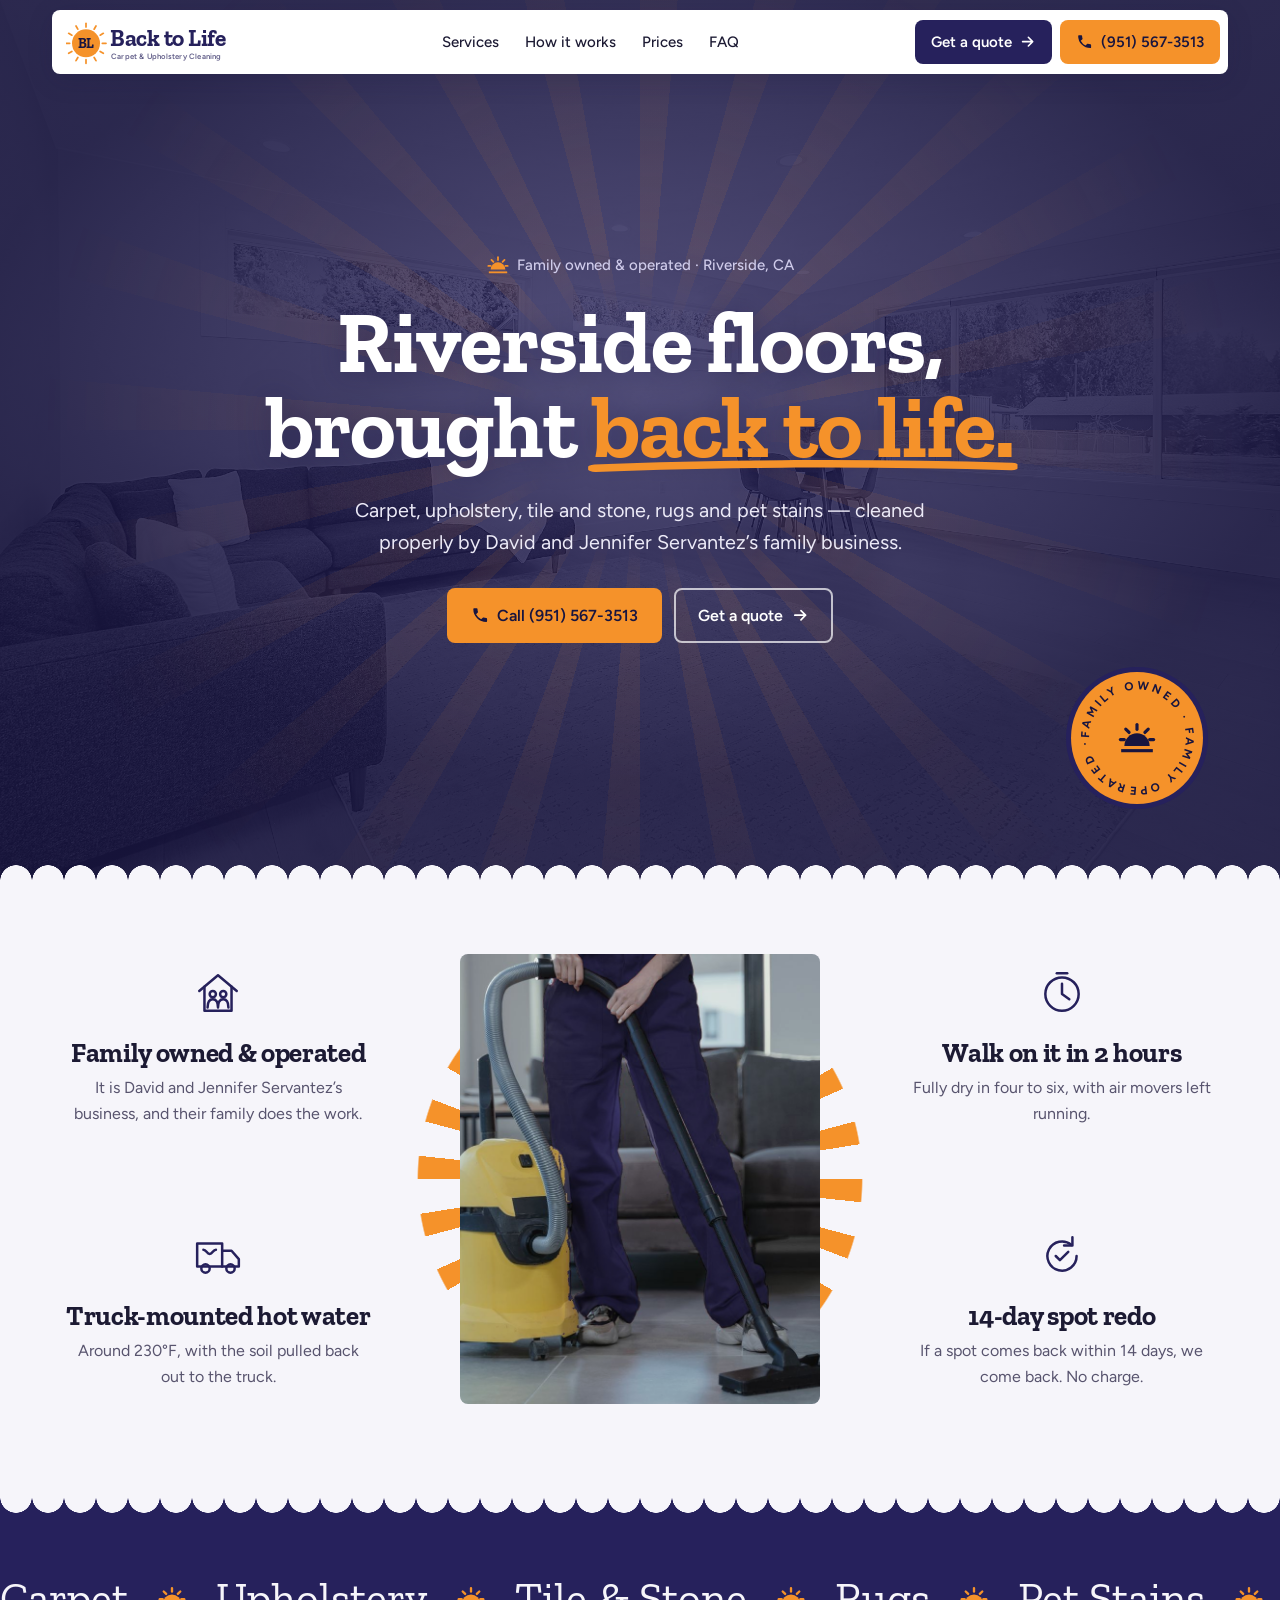
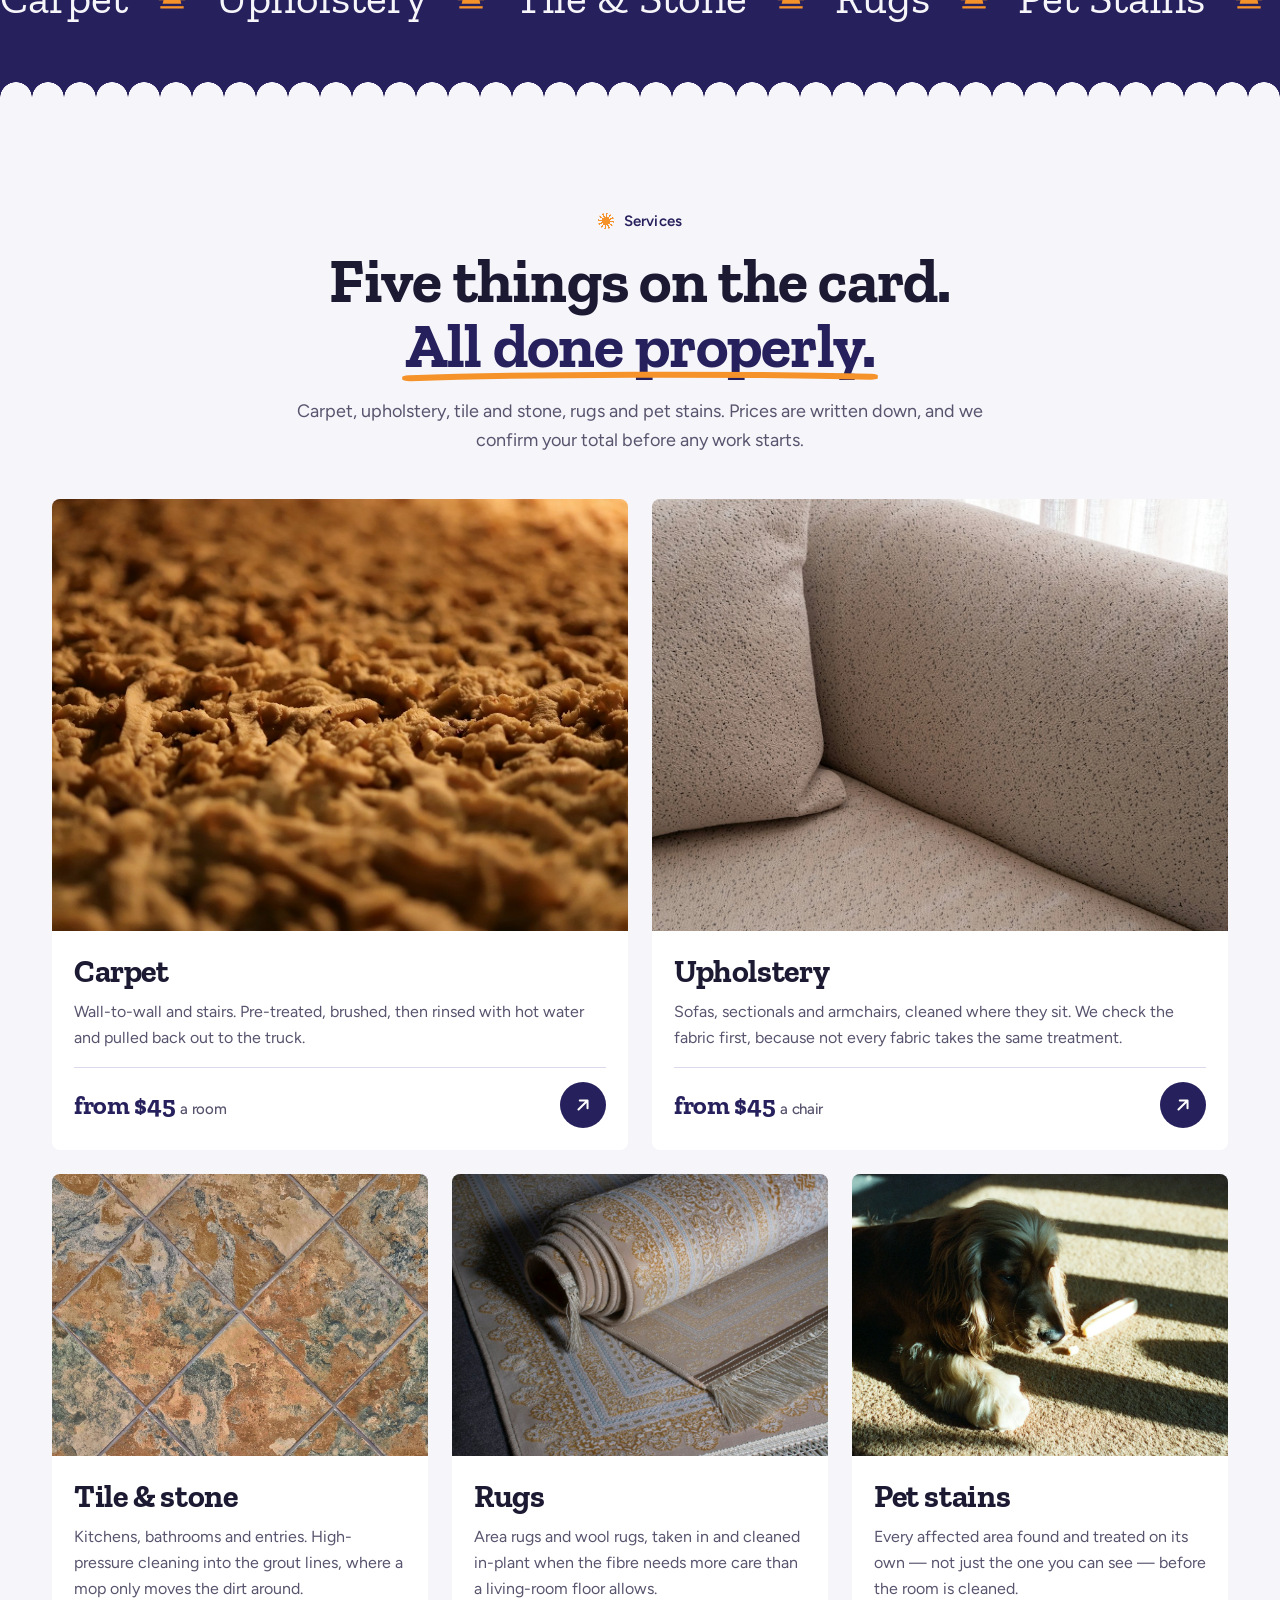
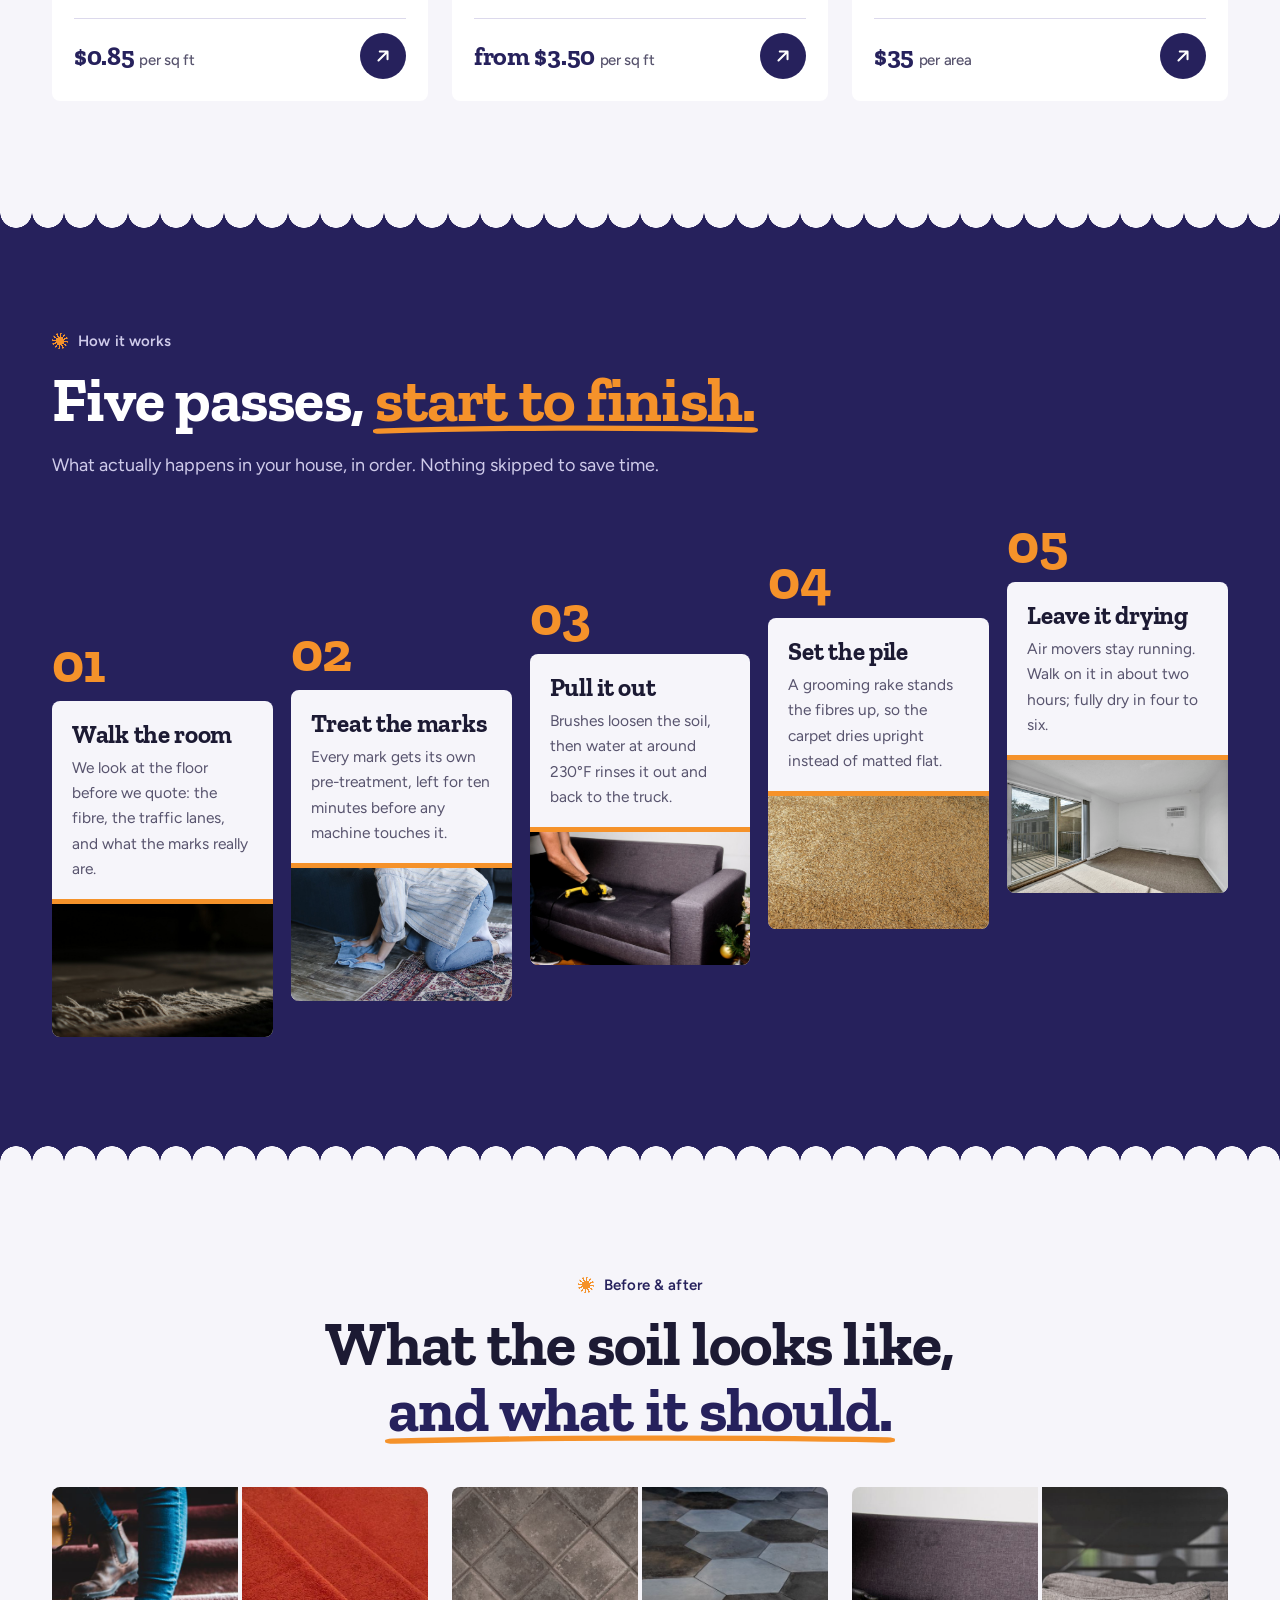
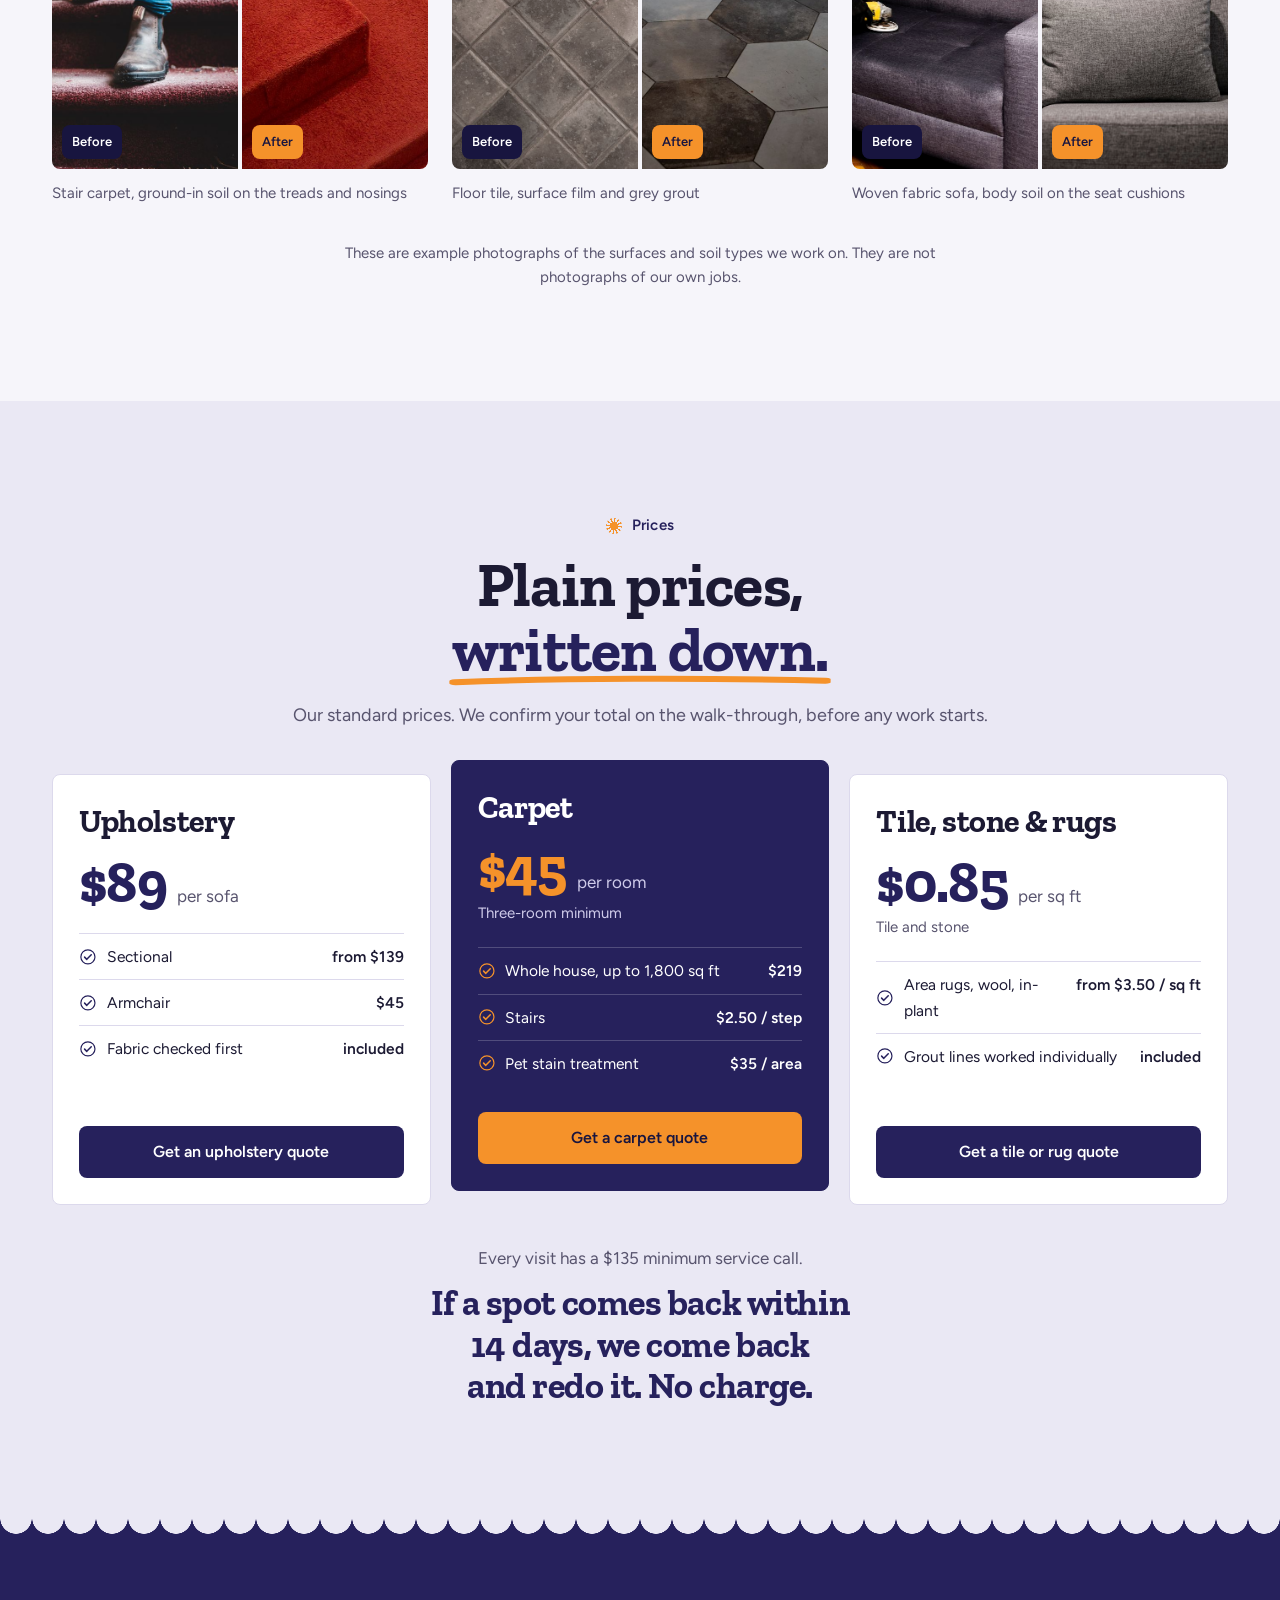
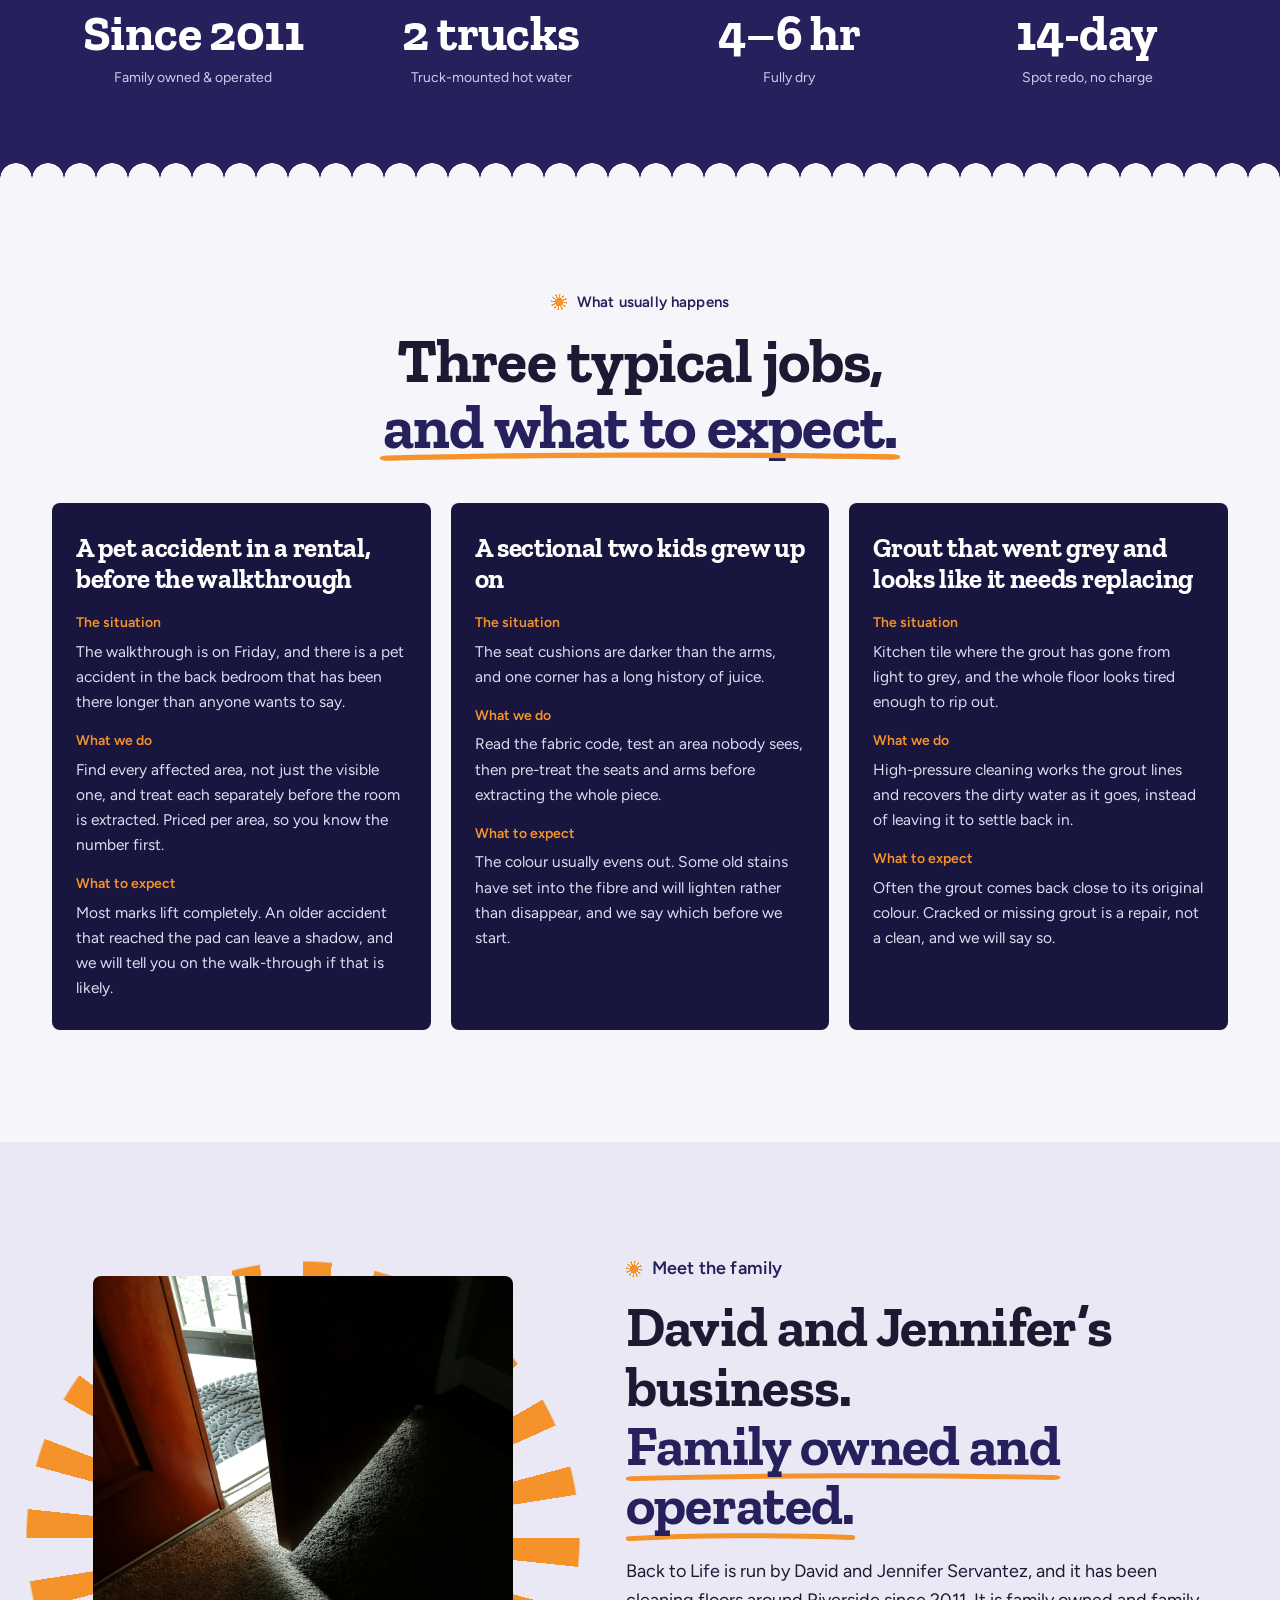
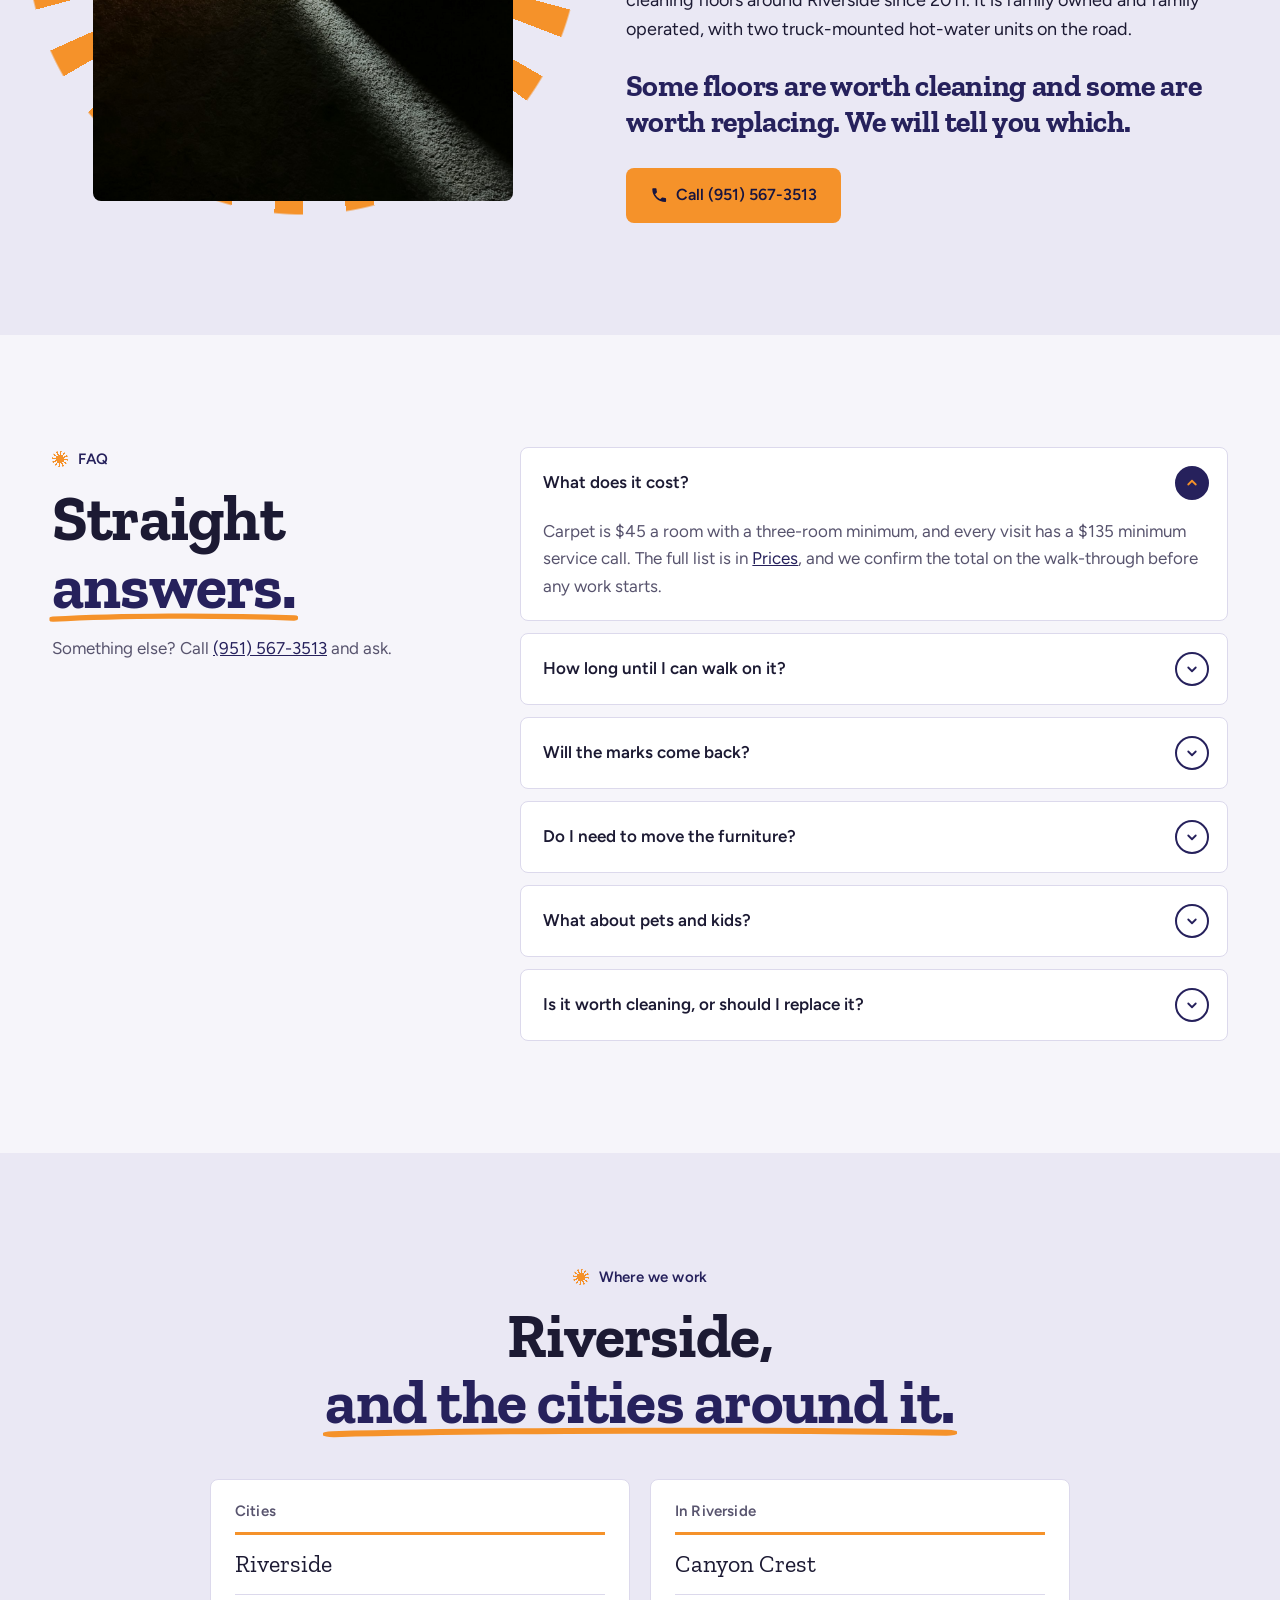
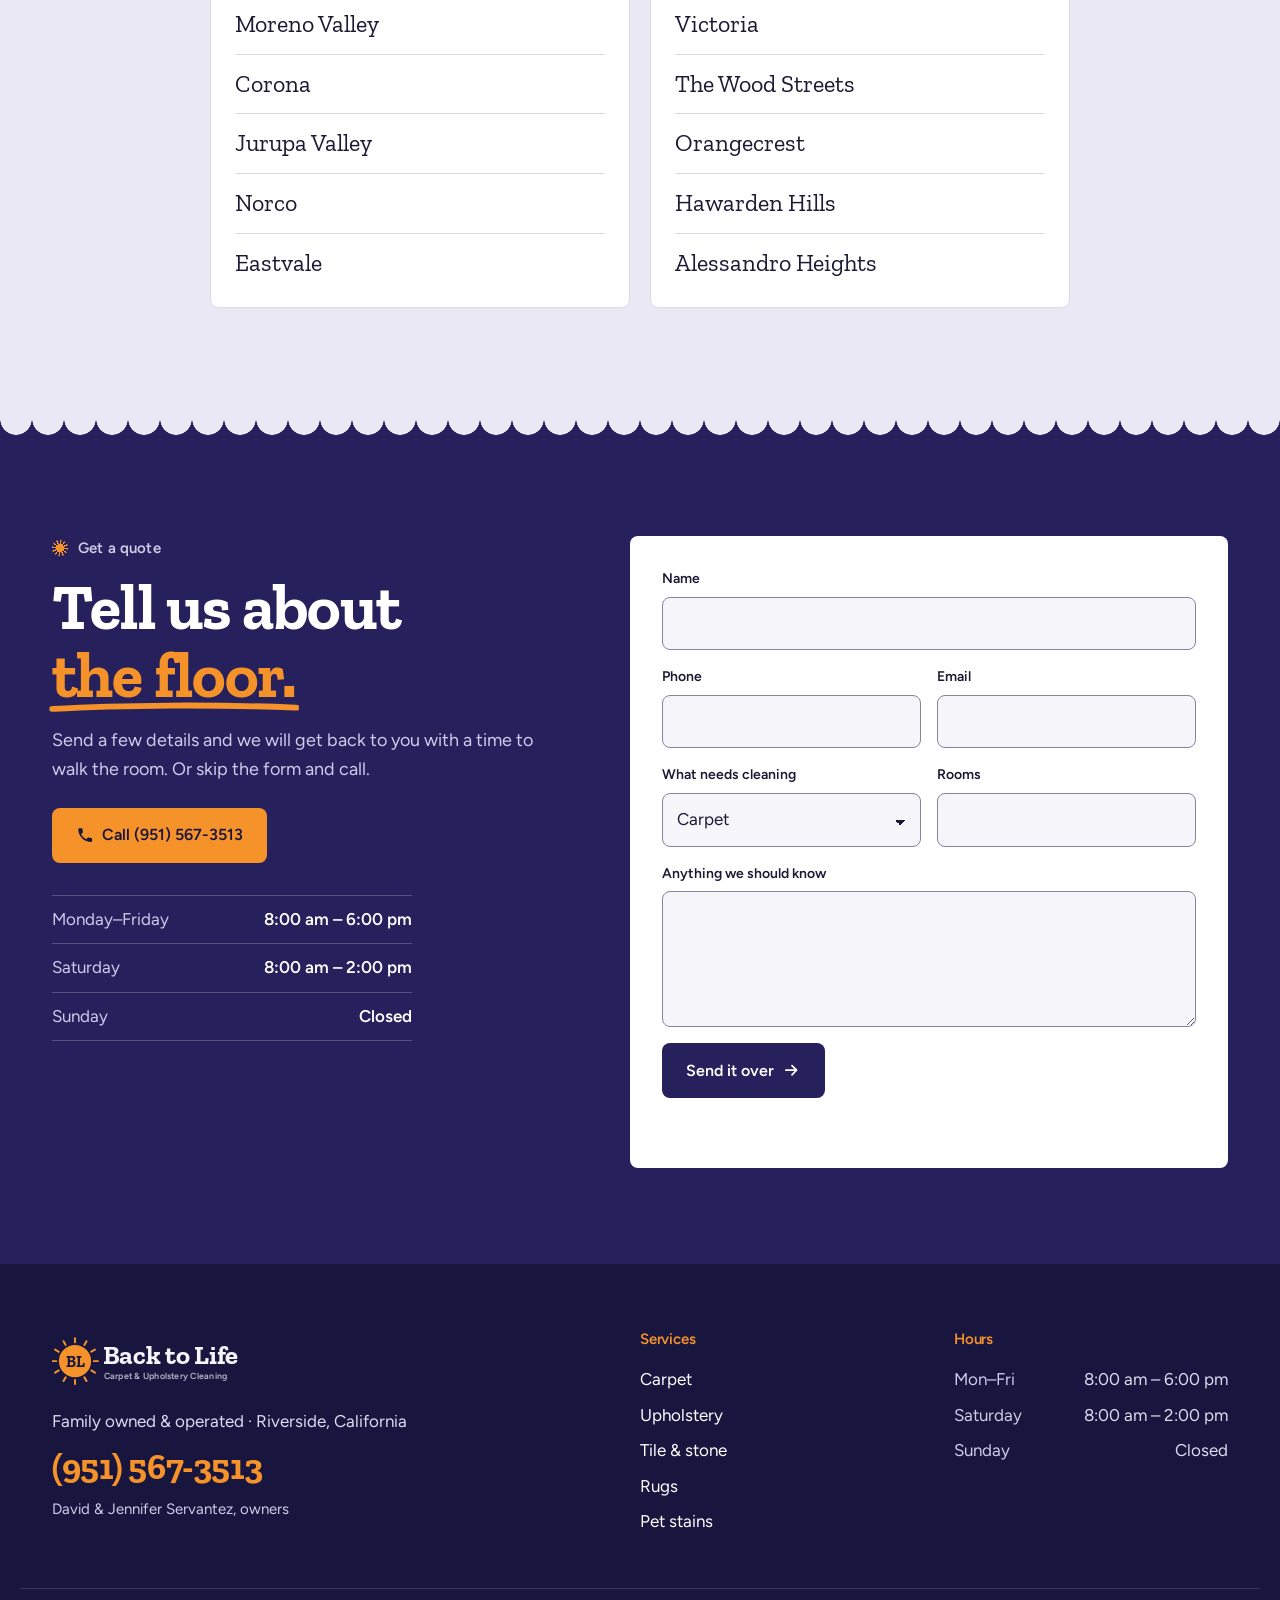
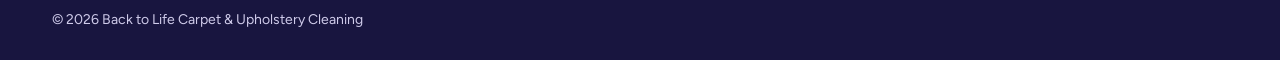
<file: e/index.html>
<!doctype html>
<html lang="en">
<head>
  <meta charset="utf-8">
  <meta name="viewport" content="width=device-width, initial-scale=1">
  <title>Back to Life Carpet &amp; Upholstery Cleaning · Riverside, CA</title>
  <meta name="description" content="Family owned and operated carpet, upholstery, tile and stone, rug and pet stain cleaning in Riverside, California. Call (951) 567-3513.">
  <meta name="robots" content="noindex, nofollow">
  <!-- CONCEPT E (sunburst) — spec mockup for a prospect. Not launched. Same layout as Concepts A to D; new palette, type and proposed logo. Many details are illustrative — see HANDOFF-FOR-JOHN.md §0. -->
  <link rel="preconnect" href="https://fonts.googleapis.com">
  <link rel="preconnect" href="https://fonts.gstatic.com" crossorigin>
  <link href="https://fonts.googleapis.com/css2?family=Zilla+Slab:wght@600;700&family=Figtree:wght@400;500;600;700&display=swap" rel="stylesheet">
  <link rel="stylesheet" href="styles.css">
  <script>document.documentElement.classList.add('js');</script>
</head>
<body>
  <!-- ============ SVG sprite: logo + icons ============ -->
  <svg width="0" height="0" style="position:absolute" aria-hidden="true" focusable="false">
    <!-- Logo: CONCEPT E — a proposed refresh (a monogram badge in a sunburst). Not their mark; for discussion only. -->
    <symbol id="logo" viewBox="0 0 300 72">
      <g stroke="#F5922A" stroke-width="2.6" stroke-linecap="round"><path d="M54.5 38.0 L60.0 38.0"/><path d="M51.2 50.2 L56.0 53.0"/><path d="M42.2 59.2 L45.0 64.0"/><path d="M30.0 62.5 L30.0 68.0"/><path d="M17.8 59.2 L15.0 64.0"/><path d="M8.8 50.2 L4.0 53.0"/><path d="M5.5 38.0 L0.0 38.0"/><path d="M8.8 25.8 L4.0 23.0"/><path d="M17.7 16.8 L15.0 12.0"/><path d="M30.0 13.5 L30.0 8.0"/><path d="M42.2 16.8 L45.0 12.0"/><path d="M51.2 25.7 L56.0 23.0"/></g>
      <circle cx="30" cy="38" r="21" fill="#F5922A"/>
      <text x="30" y="45.5" text-anchor="middle" font-family="'Zilla Slab', Rockwell, Georgia, serif" font-weight="700" font-size="21" letter-spacing="-.3" fill="#18153F">BL</text>
      <text x="66" y="42" font-family="'Zilla Slab', Rockwell, Georgia, serif" font-weight="700" font-size="35" letter-spacing="-.4" fill="currentColor">Back to Life</text>
      <text x="67.5" y="61" font-family="'Figtree', system-ui, sans-serif" font-weight="600" font-size="11.6" letter-spacing=".3" fill="currentColor" opacity=".72">Carpet &amp; Upholstery Cleaning</text>
    </symbol>
    <symbol id="i-sun" viewBox="0 0 24 24"><path fill="currentColor" d="M4 17a8 8 0 0 1 16 0z"/><g stroke="currentColor" stroke-width="2" stroke-linecap="round"><path d="M12 3.5v3"/><path d="M4.9 6.4l2.1 2.1"/><path d="M19.1 6.4 17 8.5"/><path d="M1.5 13h2.5"/><path d="M20 13h2.5"/></g><path fill="currentColor" d="M2 19h20v2H2z"/></symbol>
    <symbol id="i-phone" viewBox="0 0 24 24"><path fill="currentColor" d="M6.6 10.8a15.2 15.2 0 0 0 6.6 6.6l2.2-2.2c.3-.3.7-.4 1-.2 1.1.4 2.3.6 3.6.6.6 0 1 .4 1 1V20c0 .6-.4 1-1 1A17 17 0 0 1 3 4c0-.6.4-1 1-1h3.5c.6 0 1 .4 1 1 0 1.3.2 2.5.6 3.6.1.3 0 .7-.2 1z"/></symbol>
    <symbol id="i-arrow" viewBox="0 0 24 24"><path fill="none" stroke="currentColor" stroke-width="2.2" stroke-linecap="round" stroke-linejoin="round" d="M5 12h14M13 6l6 6-6 6"/></symbol>
    <symbol id="i-check" viewBox="0 0 24 24"><circle cx="12" cy="12" r="9.5" fill="none" stroke="currentColor" stroke-width="1.6"/><path fill="none" stroke="currentColor" stroke-width="2" stroke-linecap="round" stroke-linejoin="round" d="M7.5 12.3l3 3 6-6.3"/></symbol>
    <symbol id="i-chev" viewBox="0 0 24 24"><path fill="none" stroke="currentColor" stroke-width="2.4" stroke-linecap="round" stroke-linejoin="round" d="M7 10l5 5 5-5"/></symbol>
    <symbol id="i-home" viewBox="0 0 48 48"><g fill="none" stroke="currentColor" stroke-width="2.4" stroke-linecap="round" stroke-linejoin="round"><path d="M6 22 24 7l18 15"/><path d="M11 18v23h26V18"/><circle cx="19" cy="25" r="3"/><circle cx="29" cy="25" r="3"/><path d="M14 38c0-5 2-8 5-8s5 3 5 8M24 38c0-5 2-8 5-8s5 3 5 8"/></g></symbol>
    <symbol id="i-truck" viewBox="0 0 48 48"><g fill="none" stroke="currentColor" stroke-width="2.4" stroke-linecap="round" stroke-linejoin="round"><path d="M4 12h24v22H4z"/><path d="M28 19h9l7 8v7H28"/><circle cx="12" cy="36" r="4"/><circle cx="36" cy="36" r="4"/><path d="M10 18c3 0 3 4 6 4s3-4 6-4"/></g></symbol>
    <symbol id="i-clock" viewBox="0 0 48 48"><g fill="none" stroke="currentColor" stroke-width="2.4" stroke-linecap="round" stroke-linejoin="round"><circle cx="24" cy="25" r="16"/><path d="M24 15v10l7 5"/><path d="M19 5h10"/></g></symbol>
    <symbol id="i-redo" viewBox="0 0 48 48"><g fill="none" stroke="currentColor" stroke-width="2.4" stroke-linecap="round" stroke-linejoin="round"><path d="M38 24a14 14 0 1 1-5-10.7"/><path d="M34 6v8h-8"/><path d="M18 24l4 4 8-8"/></g></symbol>
  </svg>

  <a class="skip-link" href="#main">Skip to content</a>

  <!-- ============ HEADER — floating white bar ============ -->
  <header class="site-header">
    <div class="wrap">
      <div class="header-bar">
        <a class="brand" href="#top" aria-label="Back to Life Carpet and Upholstery Cleaning, back to top">
          <svg class="logo" viewBox="0 0 300 72" aria-hidden="true"><use href="#logo"/></svg>
        </a>
        <nav class="site-nav" aria-label="Main">
          <ul>
            <li><a href="#services">Services</a></li>
            <li><a href="#how">How it works</a></li>
            <li><a href="#prices">Prices</a></li>
            <li><a href="#faq">FAQ</a></li>
          </ul>
        </nav>
        <div class="header-actions">
          <a class="btn btn-dark btn-sm header-quote" href="#contact">Get a quote <svg class="ico" aria-hidden="true"><use href="#i-arrow"/></svg></a>
          <a class="btn btn-accent btn-sm" href="tel:+19515673513"><svg class="ico" aria-hidden="true"><use href="#i-phone"/></svg><span class="hide-sm">(951) 567-3513</span><span class="show-sm">Call</span></a>
        </div>
      </div>
    </div>
  </header>

  <main id="main">

    <!-- ============ HERO ============ -->
    <section class="hero band-dark" id="top" aria-labelledby="hero-title">
      <!-- PLACEHOLDER stock (Unsplash) — greyscale under an indigo overlay -->
      <img class="hero-bg" src="../assets/PLACEHOLDER-hero-room.jpg" width="2400" height="1600" fetchpriority="high"
           alt="" aria-hidden="true">
      <div class="hero-scrim" aria-hidden="true"></div>
      <div class="hero-sun" aria-hidden="true"></div>
      <div class="wrap hero-inner">
        <p class="kicker reveal"><svg class="ico" aria-hidden="true"><use href="#i-sun"/></svg> Family owned &amp; operated · Riverside, CA</p>
        <h1 id="hero-title" class="reveal">Riverside floors,<br class="br-lg"> brought <span class="hl">back to life.</span></h1>
        <p class="hero-lede reveal">Carpet, upholstery, tile and stone, rugs and pet stains — cleaned properly by David and Jennifer Servantez’s family business.</p>
        <div class="hero-ctas reveal">
          <a class="btn btn-accent" href="tel:+19515673513"><svg class="ico" aria-hidden="true"><use href="#i-phone"/></svg> Call (951) 567-3513</a>
          <a class="btn btn-light" href="#contact">Get a quote <svg class="ico" aria-hidden="true"><use href="#i-arrow"/></svg></a>
        </div>
      </div>
      <div class="stamp" aria-hidden="true">
        <svg viewBox="0 0 120 120" class="stamp-ring">
          <defs><path id="stamp-path" d="M60 60 m-44 0 a44 44 0 1 1 88 0 a44 44 0 1 1 -88 0"/></defs>
          <text><textPath href="#stamp-path" startOffset="0" textLength="272" lengthAdjust="spacing">FAMILY OWNED · FAMILY OPERATED ·</textPath></text>
        </svg>
        <svg class="stamp-sun" viewBox="0 0 24 24"><use href="#i-sun"/></svg>
      </div>
      <div class="edge edge-bottom" style="--edge: var(--bg)" aria-hidden="true"></div>
    </section>

    <!-- ============ FEATURES ============ -->
    <section class="features band-light" aria-label="Why Back to Life">
      <div class="wrap features-grid">
        <div class="feature reveal">
          <svg class="feature-ico" aria-hidden="true"><use href="#i-home"/></svg>
          <h2>Family owned &amp; operated</h2>
          <p>It is David and Jennifer Servantez’s business, and their family does the work.</p>
        </div>
        <div class="feature reveal">
          <svg class="feature-ico" aria-hidden="true"><use href="#i-truck"/></svg>
          <h2>Truck-mounted hot water</h2>
          <p>Around 230°F, with the soil pulled back out to the truck.</p>
        </div>
        <figure class="features-media reveal">
          <div class="sun-disc" aria-hidden="true"></div>
          <div class="frame">
            <!-- PLACEHOLDER stock (Pexels 6195273), coveralls recoloured to indigo -->
            <img src="../assets/PLACEHOLDER-feature-clean-e.jpg" width="1400" height="933" loading="lazy"
                 alt="A technician in work coveralls cleaning a living-room floor beside a grey sofa">

          </div>
        </figure>
        <div class="feature reveal">
          <svg class="feature-ico" aria-hidden="true"><use href="#i-clock"/></svg>
          <h2>Walk on it in 2 hours</h2>
          <p>Fully dry in four to six, with air movers left running.</p>
        </div>
        <div class="feature reveal">
          <svg class="feature-ico" aria-hidden="true"><use href="#i-redo"/></svg>
          <h2>14-day spot redo</h2>
          <p>If a spot comes back within 14 days, we come back. No charge.</p>
        </div>
      </div>
    </section>

    <!-- ============ MARQUEE — real services only ============ -->
    <section class="marquee band-dark" aria-label="Services">
      <div class="edge edge-top" style="--edge: var(--bg)" aria-hidden="true"></div>
      <ul class="visually-hidden">
        <li>Carpet</li><li>Upholstery</li><li>Tile and stone</li><li>Rugs</li><li>Pet stains</li>
      </ul>
      <div class="marquee-track" aria-hidden="true">
        <div class="marquee-group">
          <span>Carpet</span><svg class="ico"><use href="#i-sun"/></svg>
          <span>Upholstery</span><svg class="ico"><use href="#i-sun"/></svg>
          <span>Tile &amp; Stone</span><svg class="ico"><use href="#i-sun"/></svg>
          <span>Rugs</span><svg class="ico"><use href="#i-sun"/></svg>
          <span>Pet Stains</span><svg class="ico"><use href="#i-sun"/></svg>
          <span>Family Owned</span><svg class="ico"><use href="#i-sun"/></svg>
        </div>
        <div class="marquee-group">
          <span>Carpet</span><svg class="ico"><use href="#i-sun"/></svg>
          <span>Upholstery</span><svg class="ico"><use href="#i-sun"/></svg>
          <span>Tile &amp; Stone</span><svg class="ico"><use href="#i-sun"/></svg>
          <span>Rugs</span><svg class="ico"><use href="#i-sun"/></svg>
          <span>Pet Stains</span><svg class="ico"><use href="#i-sun"/></svg>
          <span>Family Owned</span><svg class="ico"><use href="#i-sun"/></svg>
        </div>
      </div>
      <div class="edge edge-bottom" style="--edge: var(--bg)" aria-hidden="true"></div>
    </section>

    <!-- ============ SERVICES — the five on the card ============ -->
    <section class="section band-light" id="services" aria-labelledby="services-title">
      <div class="wrap">
        <header class="section-head center reveal">
          <p class="eyebrow">Services</p>
          <h2 id="services-title">Five things on the card.<br> <span class="hl">All done properly.</span></h2>
          <p class="section-lede">Carpet, upholstery, tile and stone, rugs and pet stains. Prices are written down, and we confirm your total before any work starts.</p>
        </header>

        <div class="service-grid">
          <article class="service service-lg reveal">
            <div class="frame frame-43"><img src="../assets/PLACEHOLDER-service-carpet.jpg" width="1200" height="800" loading="lazy" alt="Close-up of dense tan carpet pile, shallow focus"></div>
            <div class="service-body">
              <h3>Carpet</h3>
              <p>Wall-to-wall and stairs. Pre-treated, brushed, then rinsed with hot water and pulled back out to the truck.</p>
              <div class="service-foot"><span class="price">from $45 <small>a room</small></span><a class="round-btn" href="#prices" aria-label="Carpet prices"><svg aria-hidden="true"><use href="#i-arrow"/></svg></a></div>
            </div>
          </article>

          <article class="service service-lg reveal">
            <div class="frame frame-43"><img src="../assets/PLACEHOLDER-service-upholstery.jpg" width="1200" height="1800" loading="lazy" alt="The arm and seat of a textured oatmeal fabric sofa in soft window light"></div>
            <div class="service-body">
              <h3>Upholstery</h3>
              <p>Sofas, sectionals and armchairs, cleaned where they sit. We check the fabric first, because not every fabric takes the same treatment.</p>
              <div class="service-foot"><span class="price">from $45 <small>a chair</small></span><a class="round-btn" href="#prices" aria-label="Upholstery prices"><svg aria-hidden="true"><use href="#i-arrow"/></svg></a></div>
            </div>
          </article>

          <article class="service reveal">
            <div class="frame frame-43"><img src="../assets/PLACEHOLDER-service-tile.jpg" width="1200" height="1200" loading="lazy" alt="Warm-toned stone-look floor tile laid on the diagonal, grout lines visible"></div>
            <div class="service-body">
              <h3>Tile &amp; stone</h3>
              <p>Kitchens, bathrooms and entries. High-pressure cleaning into the grout lines, where a mop only moves the dirt around.</p>
              <div class="service-foot"><span class="price">$0.85 <small>per sq ft</small></span><a class="round-btn" href="#prices" aria-label="Tile and stone prices"><svg aria-hidden="true"><use href="#i-arrow"/></svg></a></div>
            </div>
          </article>

          <article class="service reveal">
            <div class="frame frame-43"><img src="../assets/PLACEHOLDER-service-rugs.jpg" width="1200" height="1800" loading="lazy" alt="A patterned area rug rolled up on top of another rug"></div>
            <div class="service-body">
              <h3>Rugs</h3>
              <p>Area rugs and wool rugs, taken in and cleaned in-plant when the fibre needs more care than a living-room floor allows.</p>
              <div class="service-foot"><span class="price">from $3.50 <small>per sq ft</small></span><a class="round-btn" href="#prices" aria-label="Rug prices"><svg aria-hidden="true"><use href="#i-arrow"/></svg></a></div>
            </div>
          </article>

          <article class="service reveal">
            <div class="frame frame-43"><img src="../assets/PLACEHOLDER-service-pet.jpg" width="1200" height="796" loading="lazy" alt="A spaniel resting on a light carpet in bands of sunlight"></div>
            <div class="service-body">
              <h3>Pet stains</h3>
              <p>Every affected area found and treated on its own — not just the one you can see — before the room is cleaned.</p>
              <div class="service-foot"><span class="price">$35 <small>per area</small></span><a class="round-btn" href="#prices" aria-label="Pet stain prices"><svg aria-hidden="true"><use href="#i-arrow"/></svg></a></div>
            </div>
          </article>
        </div>
      </div>
    </section>

    <!-- ============ HOW IT WORKS — five staggered step cards ============ -->
    <section class="how band-dark" id="how" aria-labelledby="how-title">
      <div class="edge edge-top" style="--edge: var(--bg)" aria-hidden="true"></div>
      <div class="wrap">
        <header class="section-head reveal">
          <p class="eyebrow eyebrow-light">How it works</p>
          <h2 id="how-title">Five passes, <span class="hl">start to finish.</span></h2>
          <p class="section-lede">What actually happens in your house, in order. Nothing skipped to save time.</p>
        </header>

        <ol class="steps">
          <li class="step reveal">
            <span class="step-num" aria-hidden="true">01</span>
            <div class="step-card">
              <h3><span class="visually-hidden">Step 1: </span>Walk the room</h3>
              <p>We look at the floor before we quote: the fibre, the traffic lanes, and what the marks really are.</p>
              <div class="step-img"><img src="../assets/PLACEHOLDER-pass-01.jpg" width="1400" height="933" loading="lazy" alt="A floor-level view across carpet pile in low raking light"></div>
            </div>
          </li>
          <li class="step reveal">
            <span class="step-num" aria-hidden="true">02</span>
            <div class="step-card">
              <h3><span class="visually-hidden">Step 2: </span>Treat the marks</h3>
              <p>Every mark gets its own pre-treatment, left for ten minutes before any machine touches it.</p>
              <div class="step-img step-img-low"><img src="../assets/PLACEHOLDER-pass-02.jpg" width="1400" height="2100" loading="lazy" alt="Someone on hands and knees working a cloth over one spot at floor level, beside a patterned rug"></div>
            </div>
          </li>
          <li class="step reveal">
            <span class="step-num" aria-hidden="true">03</span>
            <div class="step-card">
              <h3><span class="visually-hidden">Step 3: </span>Pull it out</h3>
              <p>Brushes loosen the soil, then water at around 230°F rinses it out and back to the truck.</p>
              <div class="step-img"><img src="../assets/PLACEHOLDER-ba-sofa-before.jpg" width="1000" height="667" loading="lazy" alt="A grey fabric sofa seat being worked over with a rotary brush"></div>
            </div>
          </li>
          <li class="step reveal">
            <span class="step-num" aria-hidden="true">04</span>
            <div class="step-card">
              <h3><span class="visually-hidden">Step 4: </span>Set the pile</h3>
              <p>A grooming rake stands the fibres up, so the carpet dries upright instead of matted flat.</p>
              <div class="step-img"><img src="../assets/PLACEHOLDER-pass-04.jpg" width="1400" height="932" loading="lazy" alt="Carpet pile standing upright and even across the frame"></div>
            </div>
          </li>
          <li class="step reveal">
            <span class="step-num" aria-hidden="true">05</span>
            <div class="step-card">
              <h3><span class="visually-hidden">Step 5: </span>Leave it drying</h3>
              <p>Air movers stay running. Walk on it in about two hours; fully dry in four to six.</p>
              <div class="step-img"><img src="../assets/PLACEHOLDER-pass-05.jpg" width="1400" height="935" loading="lazy" alt="An empty carpeted room with sun coming through a sliding glass door"></div>
            </div>
          </li>
        </ol>
      </div>
      <div class="edge edge-bottom" style="--edge: var(--bg)" aria-hidden="true"></div>
    </section>

    <!-- ============ BEFORE / AFTER — static splits, honestly labelled ============ -->
    <section class="section band-light" id="before-after" aria-labelledby="ba-title">
      <div class="wrap">
        <header class="section-head center reveal">
          <p class="eyebrow">Before &amp; after</p>
          <h2 id="ba-title">What the soil looks like,<br> <span class="hl">and what it should.</span></h2>
        </header>

        <div class="ba-grid">
          <figure class="ba reveal">
            <div class="ba-pair">
              <div class="ba-half"><img src="../assets/PLACEHOLDER-ba-stairs-before.jpg" width="1000" height="667" loading="lazy" alt="Worn red stair carpet with grit ground into the treads"><span class="ba-label">Before</span></div>
              <div class="ba-half"><img src="../assets/PLACEHOLDER-ba-stairs-after.jpg" width="1000" height="645" loading="lazy" alt="Clean red stair carpet with crisp, even pile on the nosings"><span class="ba-label ba-label-after">After</span></div>
            </div>
            <figcaption>Stair carpet, ground-in soil on the treads and nosings</figcaption>
          </figure>
          <figure class="ba reveal">
            <div class="ba-pair">
              <div class="ba-half"><img src="../assets/PLACEHOLDER-ba-tile-before.jpg" width="1000" height="667" loading="lazy" alt="Grey floor tile with a dull surface film and darkened grout lines"><span class="ba-label">Before</span></div>
              <div class="ba-half"><img src="../assets/PLACEHOLDER-ba-tile-after.jpg" width="1000" height="667" loading="lazy" alt="Clean hexagonal floor tile with light, even grout lines"><span class="ba-label ba-label-after">After</span></div>
            </div>
            <figcaption>Floor tile, surface film and grey grout</figcaption>
          </figure>
          <figure class="ba reveal">
            <div class="ba-pair">
              <div class="ba-half"><img src="../assets/PLACEHOLDER-ba-sofa-before.jpg" width="1000" height="667" loading="lazy" alt="A grey woven-fabric sofa seat being worked over with a rotary brush"><span class="ba-label">Before</span></div>
              <div class="ba-half"><img src="../assets/PLACEHOLDER-ba-sofa-after.jpg" width="1000" height="750" loading="lazy" alt="A clean grey woven-fabric sofa with even colour across the cushions"><span class="ba-label ba-label-after">After</span></div>
            </div>
            <figcaption>Woven fabric sofa, body soil on the seat cushions</figcaption>
          </figure>
        </div>
        <p class="ba-note">These are example photographs of the surfaces and soil types we work on. They are not photographs of our own jobs.</p>
      </div>
    </section>

    <!-- ============ PRICING — three cards, no ranking flags ============ -->
    <section class="section band-light2" id="prices" aria-labelledby="prices-title">
      <div class="wrap">
        <header class="section-head center reveal">
          <p class="eyebrow">Prices</p>
          <h2 id="prices-title">Plain prices,<br> <span class="hl">written down.</span></h2>
          <p class="section-lede">Our standard prices. We confirm your total on the walk-through, before any work starts.</p>
        </header>

        <div class="price-grid">
          <article class="price-card reveal">
            <h3>Upholstery</h3>
            <p class="price-big"><span>$89</span> per sofa</p>
            <ul class="price-list">
              <li><svg class="ico" aria-hidden="true"><use href="#i-check"/></svg><span>Sectional</span><b>from $139</b></li>
              <li><svg class="ico" aria-hidden="true"><use href="#i-check"/></svg><span>Armchair</span><b>$45</b></li>
              <li><svg class="ico" aria-hidden="true"><use href="#i-check"/></svg><span>Fabric checked first</span><b>included</b></li>
            </ul>
            <a class="btn btn-dark btn-block" href="#contact">Get an upholstery quote</a>
          </article>

          <article class="price-card price-card-dark reveal">
            <h3>Carpet</h3>
            <p class="price-big"><span>$45</span> per room</p>
            <p class="price-sub">Three-room minimum</p>
            <ul class="price-list">
              <li><svg class="ico" aria-hidden="true"><use href="#i-check"/></svg><span>Whole house, up to 1,800 sq ft</span><b>$219</b></li>
              <li><svg class="ico" aria-hidden="true"><use href="#i-check"/></svg><span>Stairs</span><b>$2.50 / step</b></li>
              <li><svg class="ico" aria-hidden="true"><use href="#i-check"/></svg><span>Pet stain treatment</span><b>$35 / area</b></li>
            </ul>
            <a class="btn btn-accent btn-block" href="#contact">Get a carpet quote</a>
          </article>

          <article class="price-card reveal">
            <h3>Tile, stone &amp; rugs</h3>
            <p class="price-big"><span>$0.85</span> per sq ft</p>
            <p class="price-sub">Tile and stone</p>
            <ul class="price-list">
              <li><svg class="ico" aria-hidden="true"><use href="#i-check"/></svg><span>Area rugs, wool, in-plant</span><b>from $3.50 / sq ft</b></li>
              <li><svg class="ico" aria-hidden="true"><use href="#i-check"/></svg><span>Grout lines worked individually</span><b>included</b></li>
            </ul>
            <a class="btn btn-dark btn-block" href="#contact">Get a tile or rug quote</a>
          </article>
        </div>

        <div class="price-foot reveal">
          <p class="price-min">Every visit has a $135 minimum service call.</p>
          <p class="guarantee">If a spot comes back within 14 days, we come back and redo it. No charge.</p>
        </div>
      </div>
    </section>

    <!-- ============ STAT BAND — operational figures only ============ -->
    <section class="stats band-dark" aria-label="The business in four figures">
      <div class="edge edge-top" style="--edge: var(--bg2)" aria-hidden="true"></div>
      <dl class="wrap stat-grid">
        <div class="stat reveal"><dd>Since 2011</dd><dt>Family owned &amp; operated</dt></div>
        <div class="stat reveal"><dd>2 trucks</dd><dt>Truck-mounted hot water</dt></div>
        <div class="stat reveal"><dd>4–6 hr</dd><dt>Fully dry</dt></div>
        <div class="stat reveal"><dd>14-day</dd><dt>Spot redo, no charge</dt></div>
      </dl>
      <div class="edge edge-bottom" style="--edge: var(--bg)" aria-hidden="true"></div>
    </section>

    <!-- ============ WHAT USUALLY HAPPENS — company voice, no quotes, no names ============ -->
    <section class="section band-light" id="typical-jobs" aria-labelledby="jobs-title">
      <div class="wrap">
        <header class="section-head center reveal">
          <p class="eyebrow">What usually happens</p>
          <h2 id="jobs-title">Three typical jobs,<br> <span class="hl">and what to expect.</span></h2>
        </header>

        <div class="jobs">
          <article class="job reveal">
            <h3>A pet accident in a rental, before the walkthrough</h3>
            <dl>
              <dt>The situation</dt>
              <dd>The walkthrough is on Friday, and there is a pet accident in the back bedroom that has been there longer than anyone wants to say.</dd>
              <dt>What we do</dt>
              <dd>Find every affected area, not just the visible one, and treat each separately before the room is extracted. Priced per area, so you know the number first.</dd>
              <dt>What to expect</dt>
              <dd>Most marks lift completely. An older accident that reached the pad can leave a shadow, and we will tell you on the walk-through if that is likely.</dd>
            </dl>
          </article>
          <article class="job reveal">
            <h3>A sectional two kids grew up on</h3>
            <dl>
              <dt>The situation</dt>
              <dd>The seat cushions are darker than the arms, and one corner has a long history of juice.</dd>
              <dt>What we do</dt>
              <dd>Read the fabric code, test an area nobody sees, then pre-treat the seats and arms before extracting the whole piece.</dd>
              <dt>What to expect</dt>
              <dd>The colour usually evens out. Some old stains have set into the fibre and will lighten rather than disappear, and we say which before we start.</dd>
            </dl>
          </article>
          <article class="job reveal">
            <h3>Grout that went grey and looks like it needs replacing</h3>
            <dl>
              <dt>The situation</dt>
              <dd>Kitchen tile where the grout has gone from light to grey, and the whole floor looks tired enough to rip out.</dd>
              <dt>What we do</dt>
              <dd>High-pressure cleaning works the grout lines and recovers the dirty water as it goes, instead of leaving it to settle back in.</dd>
              <dt>What to expect</dt>
              <dd>Often the grout comes back close to its original colour. Cracked or missing grout is a repair, not a clean, and we will say so.</dd>
            </dl>
          </article>
        </div>
      </div>
    </section>

    <!-- ============ ABOUT ============ -->
    <section class="section band-light2" id="about" aria-labelledby="about-title">
      <div class="wrap about-inner">
        <figure class="about-media reveal">
          <div class="sun-disc sun-disc-lg" aria-hidden="true"></div>
          <div class="frame"><img src="../assets/PLACEHOLDER-about.jpg" width="1200" height="1642" loading="lazy" alt="Light from an open door falling across a dark carpeted floor"></div>
        </figure>
        <div class="about-copy reveal">
          <p class="eyebrow">Meet the family</p>
          <h2 id="about-title">David and Jennifer’s business.<br> <span class="hl">Family owned and operated.</span></h2>
          <p>Back to Life is run by David and Jennifer Servantez, and it has been cleaning floors around Riverside since 2011. It is family owned and family operated, with two truck-mounted hot-water units on the road.</p>
          <p class="about-close">Some floors are worth cleaning and some are worth replacing. We will tell you which.</p>
          <a class="btn btn-accent" href="tel:+19515673513"><svg class="ico" aria-hidden="true"><use href="#i-phone"/></svg> Call (951) 567-3513</a>
        </div>
      </div>
    </section>

    <!-- ============ FAQ — details/summary works without JS ============ -->
    <section class="section band-light" id="faq" aria-labelledby="faq-title">
      <div class="wrap faq-inner">
        <header class="faq-head reveal">
          <p class="eyebrow">FAQ</p>
          <h2 id="faq-title">Straight <span class="hl">answers.</span></h2>
          <p>Something else? Call <a href="tel:+19515673513">(951) 567-3513</a> and ask.</p>
        </header>

        <div class="faq-list">
          <details class="faq-item reveal" open>
            <summary>What does it cost?<span class="faq-chev" aria-hidden="true"><svg><use href="#i-chev"/></svg></span></summary>
            <p>Carpet is $45 a room with a three-room minimum, and every visit has a $135 minimum service call. The full list is in <a href="#prices">Prices</a>, and we confirm the total on the walk-through before any work starts.</p>
          </details>
          <details class="faq-item reveal">
            <summary>How long until I can walk on it?<span class="faq-chev" aria-hidden="true"><svg><use href="#i-chev"/></svg></span></summary>
            <p>About two hours. It is fully dry in four to six, and we leave air movers running to get it there.</p>
          </details>
          <details class="faq-item reveal">
            <summary>Will the marks come back?<span class="faq-chev" aria-hidden="true"><svg><use href="#i-chev"/></svg></span></summary>
            <p>Sometimes a spill that went deep into the pile wicks back up as the carpet dries. That is what the 14-day redo is for: if a spot comes back within 14 days, we come back and redo it, at no charge.</p>
          </details>
          <details class="faq-item reveal">
            <summary>Do I need to move the furniture?<span class="faq-chev" aria-hidden="true"><svg><use href="#i-chev"/></svg></span></summary>
            <p>Clear the small things off the floor — shoes, toys, anything fragile — and we will talk through the larger pieces on the walk-through.</p>
          </details>
          <details class="faq-item reveal">
            <summary>What about pets and kids?<span class="faq-chev" aria-hidden="true"><svg><use href="#i-chev"/></svg></span></summary>
            <p>Extraction is a rinse. The pre-treatment and the soil are flushed out of the pile and pulled back to the truck, rather than left sitting in the carpet. It is walkable in about two hours and dry in four to six, and keeping pets and kids off it until then is the simplest approach. If you have a question about a particular product, ask us on the walk-through.</p>
          </details>
          <details class="faq-item reveal">
            <summary>Is it worth cleaning, or should I replace it?<span class="faq-chev" aria-hidden="true"><svg><use href="#i-chev"/></svg></span></summary>
            <p>Walk the room with us. Worn-through backing, carpet coming away from its backing, and pile crushed flat in the traffic lanes do not come back with cleaning, and we will say so. Soil and most stains usually do. If it is not worth cleaning, we will not sell you a clean.</p>
          </details>
        </div>
      </div>
    </section>

    <!-- ============ SERVICE AREA ============ -->
    <section class="section band-light2" id="area" aria-labelledby="area-title">
      <div class="wrap">
        <header class="section-head center reveal">
          <p class="eyebrow">Where we work</p>
          <h2 id="area-title">Riverside,<br> <span class="hl">and the cities around it.</span></h2>
        </header>
        <div class="area-cols reveal">
          <div class="area-card">
            <h3>Cities</h3>
            <ul><li>Riverside</li><li>Moreno Valley</li><li>Corona</li><li>Jurupa Valley</li><li>Norco</li><li>Eastvale</li></ul>
          </div>
          <div class="area-card">
            <h3>In Riverside</h3>
            <ul><li>Canyon Crest</li><li>Victoria</li><li>The Wood Streets</li><li>Orangecrest</li><li>Hawarden Hills</li><li>Alessandro Heights</li></ul>
          </div>
        </div>
      </div>
    </section>

    <!-- ============ CONTACT ============ -->
    <section class="contact band-dark" id="contact" aria-labelledby="contact-title">
      <div class="edge edge-top" style="--edge: var(--bg2)" aria-hidden="true"></div>
      <div class="wrap contact-inner">
        <div class="contact-intro reveal">
          <p class="eyebrow eyebrow-light">Get a quote</p>
          <h2 id="contact-title">Tell us about <span class="hl">the floor.</span></h2>
          <p>Send a few details and we will get back to you with a time to walk the room. Or skip the form and call.</p>
          <a class="btn btn-accent" href="tel:+19515673513"><svg class="ico" aria-hidden="true"><use href="#i-phone"/></svg> Call (951) 567-3513</a>
          <dl class="hours">
            <div><dt>Monday–Friday</dt><dd>8:00 am – 6:00 pm</dd></div>
            <div><dt>Saturday</dt><dd>8:00 am – 2:00 pm</dd></div>
            <div><dt>Sunday</dt><dd>Closed</dd></div>
          </dl>
        </div>

        <!-- no endpoint yet — Alex to wire -->
        <form class="contact-form reveal" action="#" method="post" novalidate>
          <div class="field">
            <label for="f-name">Name</label>
            <input id="f-name" name="name" type="text" autocomplete="name" required>
          </div>
          <div class="field-row">
            <div class="field">
              <label for="f-phone">Phone</label>
              <input id="f-phone" name="phone" type="tel" autocomplete="tel" required>
            </div>
            <div class="field">
              <label for="f-email">Email</label>
              <input id="f-email" name="email" type="email" autocomplete="email">
            </div>
          </div>
          <div class="field-row">
            <div class="field">
              <label for="f-surface">What needs cleaning</label>
              <select id="f-surface" name="surface">
                <option value="carpet">Carpet</option>
                <option value="upholstery">Upholstery</option>
                <option value="tile-stone">Tile and stone</option>
                <option value="rugs">Rugs</option>
                <option value="pet-stains">Pet stains</option>
              </select>
            </div>
            <div class="field">
              <label for="f-rooms">Rooms</label>
              <input id="f-rooms" name="rooms" type="number" min="1" inputmode="numeric">
            </div>
          </div>
          <div class="field">
            <label for="f-message">Anything we should know</label>
            <textarea id="f-message" name="message" rows="4"></textarea>
          </div>
          <button class="btn btn-dark" type="submit">Send it over <svg class="ico" aria-hidden="true"><use href="#i-arrow"/></svg></button>
          <p class="form-status" role="status" aria-live="polite"></p>
        </form>
      </div>
    </section>

  </main>

  <!-- ============ FOOTER ============ -->
  <footer class="site-footer">
    <div class="wrap footer-inner">
      <div class="footer-brand">
        <div class="footer-logo"><svg class="logo" viewBox="0 0 300 72" role="img" aria-label="Back to Life Carpet and Upholstery Cleaning"><use href="#logo"/></svg></div>
        <p>Family owned &amp; operated · Riverside, California</p>
        <a class="footer-phone" href="tel:+19515673513">(951) 567-3513</a>
        <p class="footer-owners">David &amp; Jennifer Servantez, owners</p>
      </div>
      <div>
        <h2 class="footer-head">Services</h2>
        <ul>
          <li><a href="#services">Carpet</a></li>
          <li><a href="#services">Upholstery</a></li>
          <li><a href="#services">Tile &amp; stone</a></li>
          <li><a href="#services">Rugs</a></li>
          <li><a href="#services">Pet stains</a></li>
        </ul>
      </div>
      <div>
        <h2 class="footer-head">Hours</h2>
        <dl class="footer-hours">
          <div><dt>Mon–Fri</dt><dd>8:00 am – 6:00 pm</dd></div>
          <div><dt>Saturday</dt><dd>8:00 am – 2:00 pm</dd></div>
          <div><dt>Sunday</dt><dd>Closed</dd></div>
        </dl>
      </div>
    </div>
    <div class="wrap footer-base"><p>© 2026 Back to Life Carpet &amp; Upholstery Cleaning</p></div>
  </footer>

  <!-- ============ STICKY MOBILE CALL BAR ============ -->
  <div class="call-bar">
    <a href="tel:+19515673513"><svg class="ico" aria-hidden="true"><use href="#i-phone"/></svg> Call (951) 567-3513</a>
  </div>

  <script src="../script.js"></script>
</body>
</html>
</file>
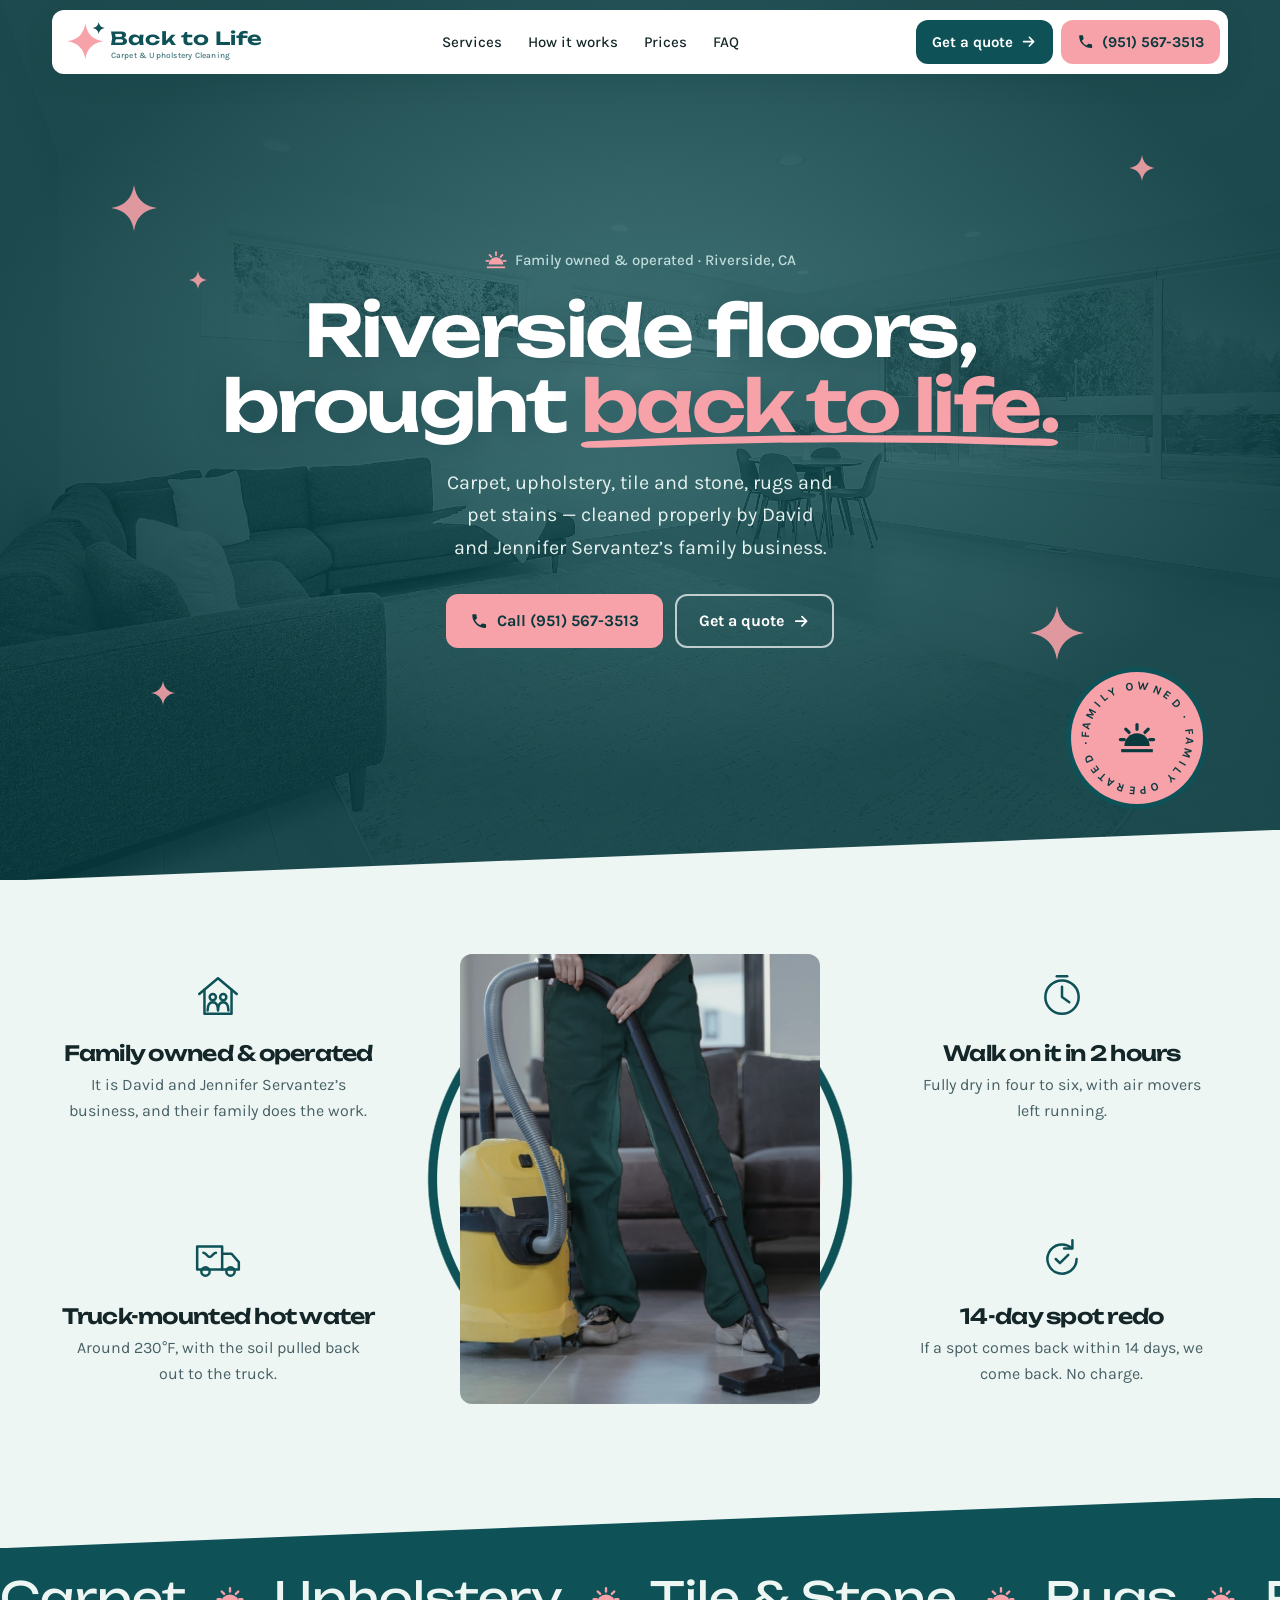
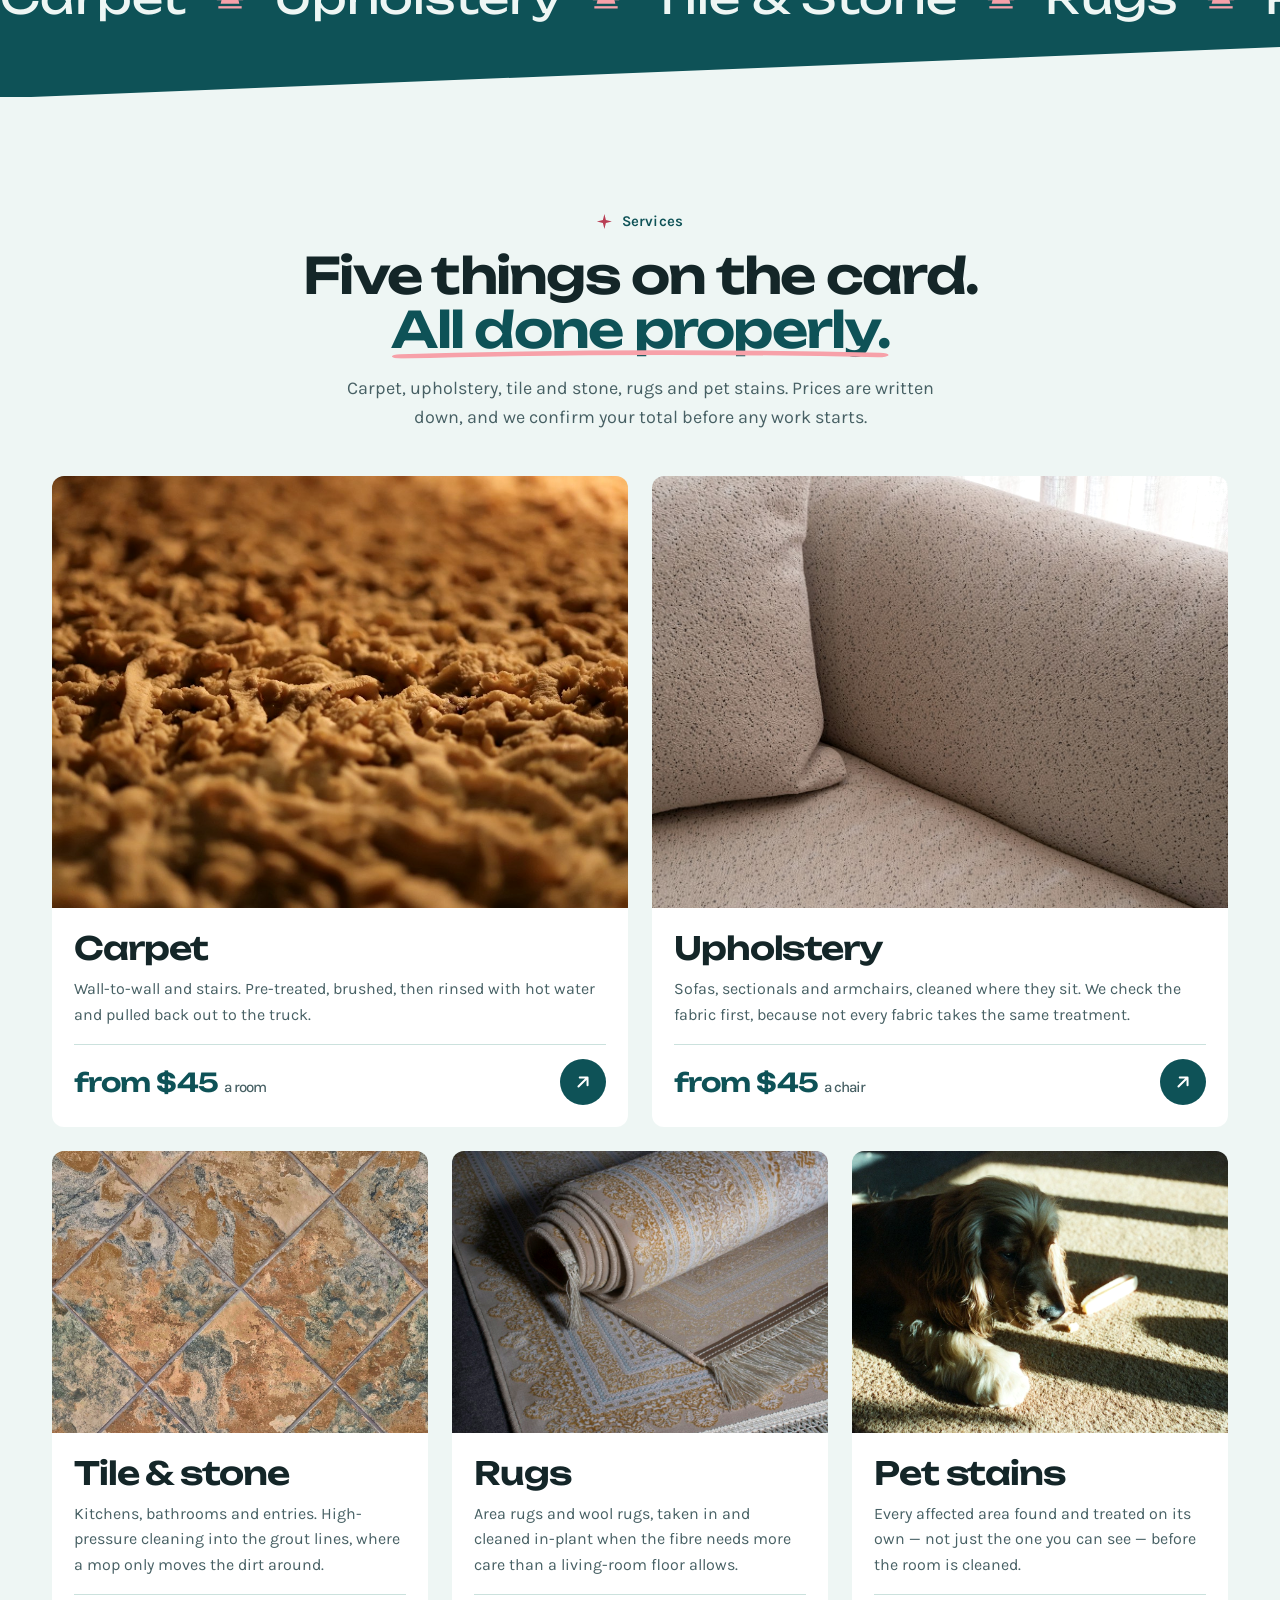
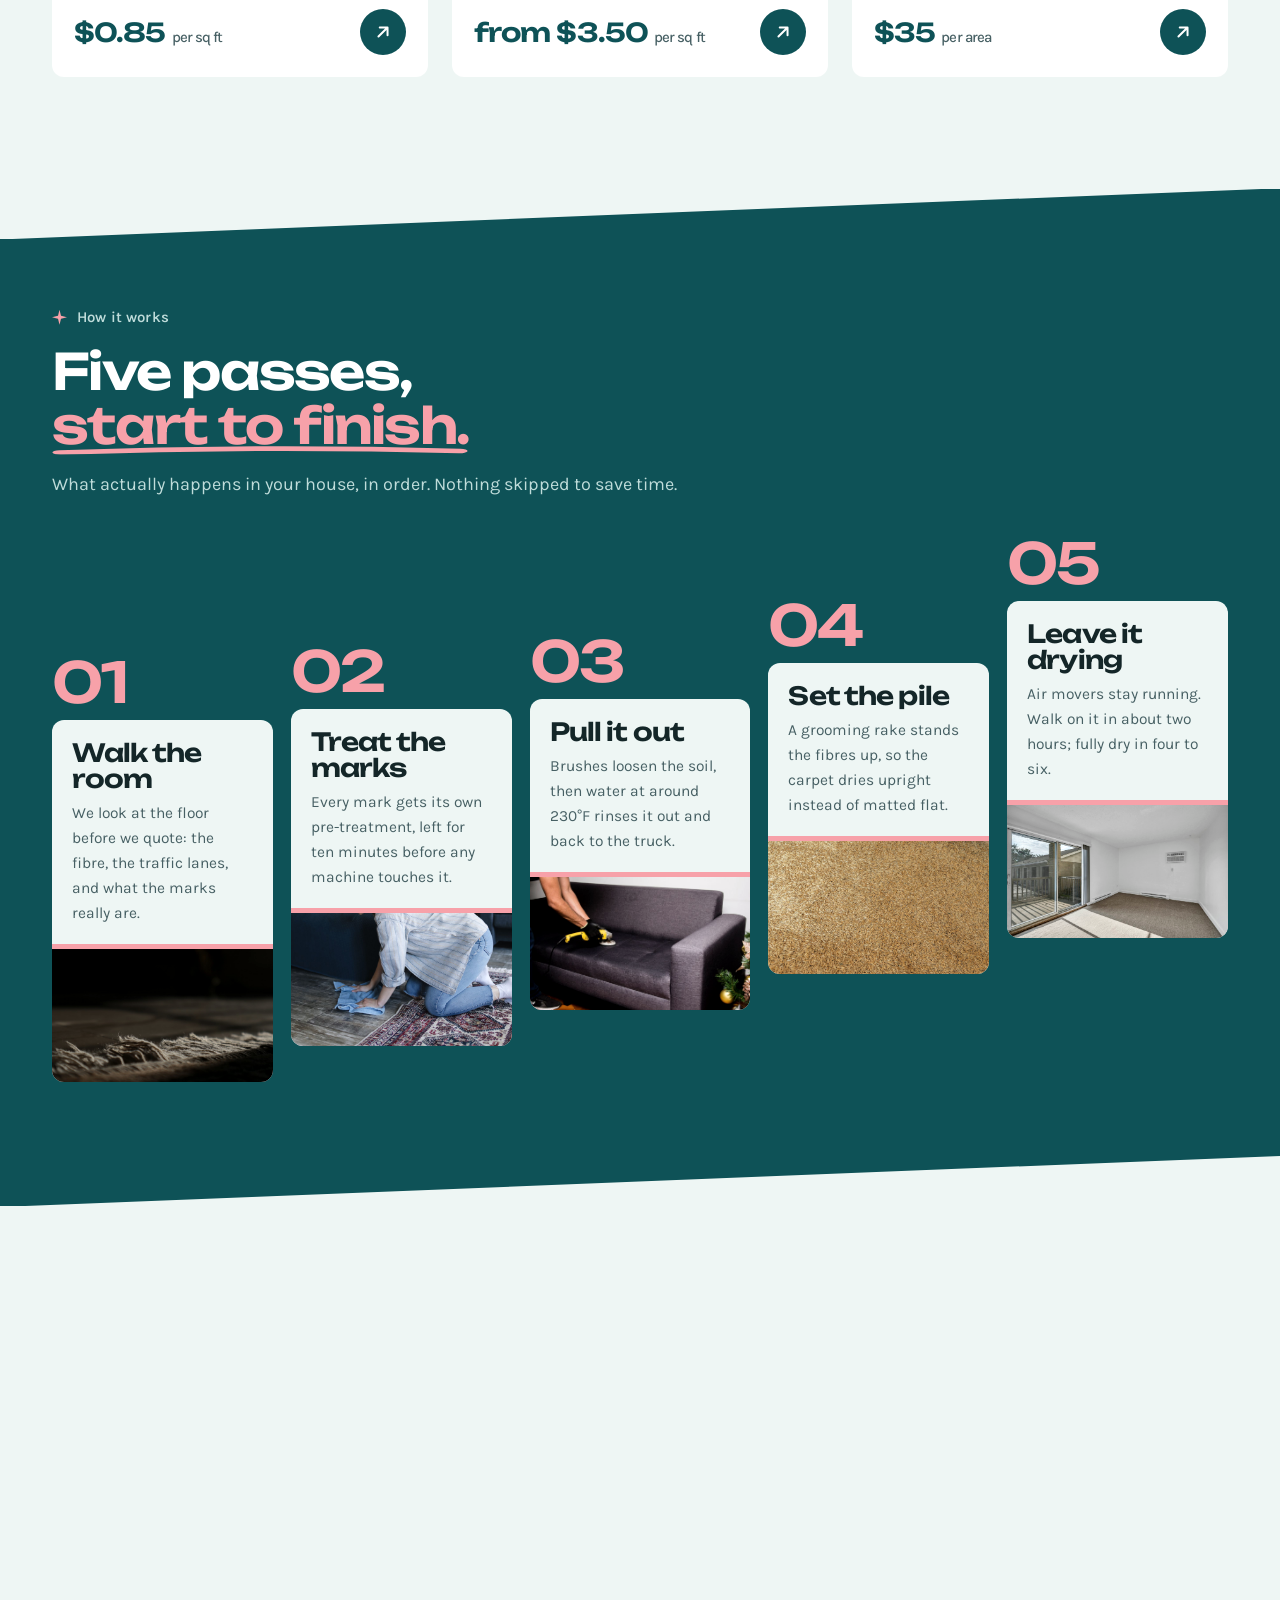
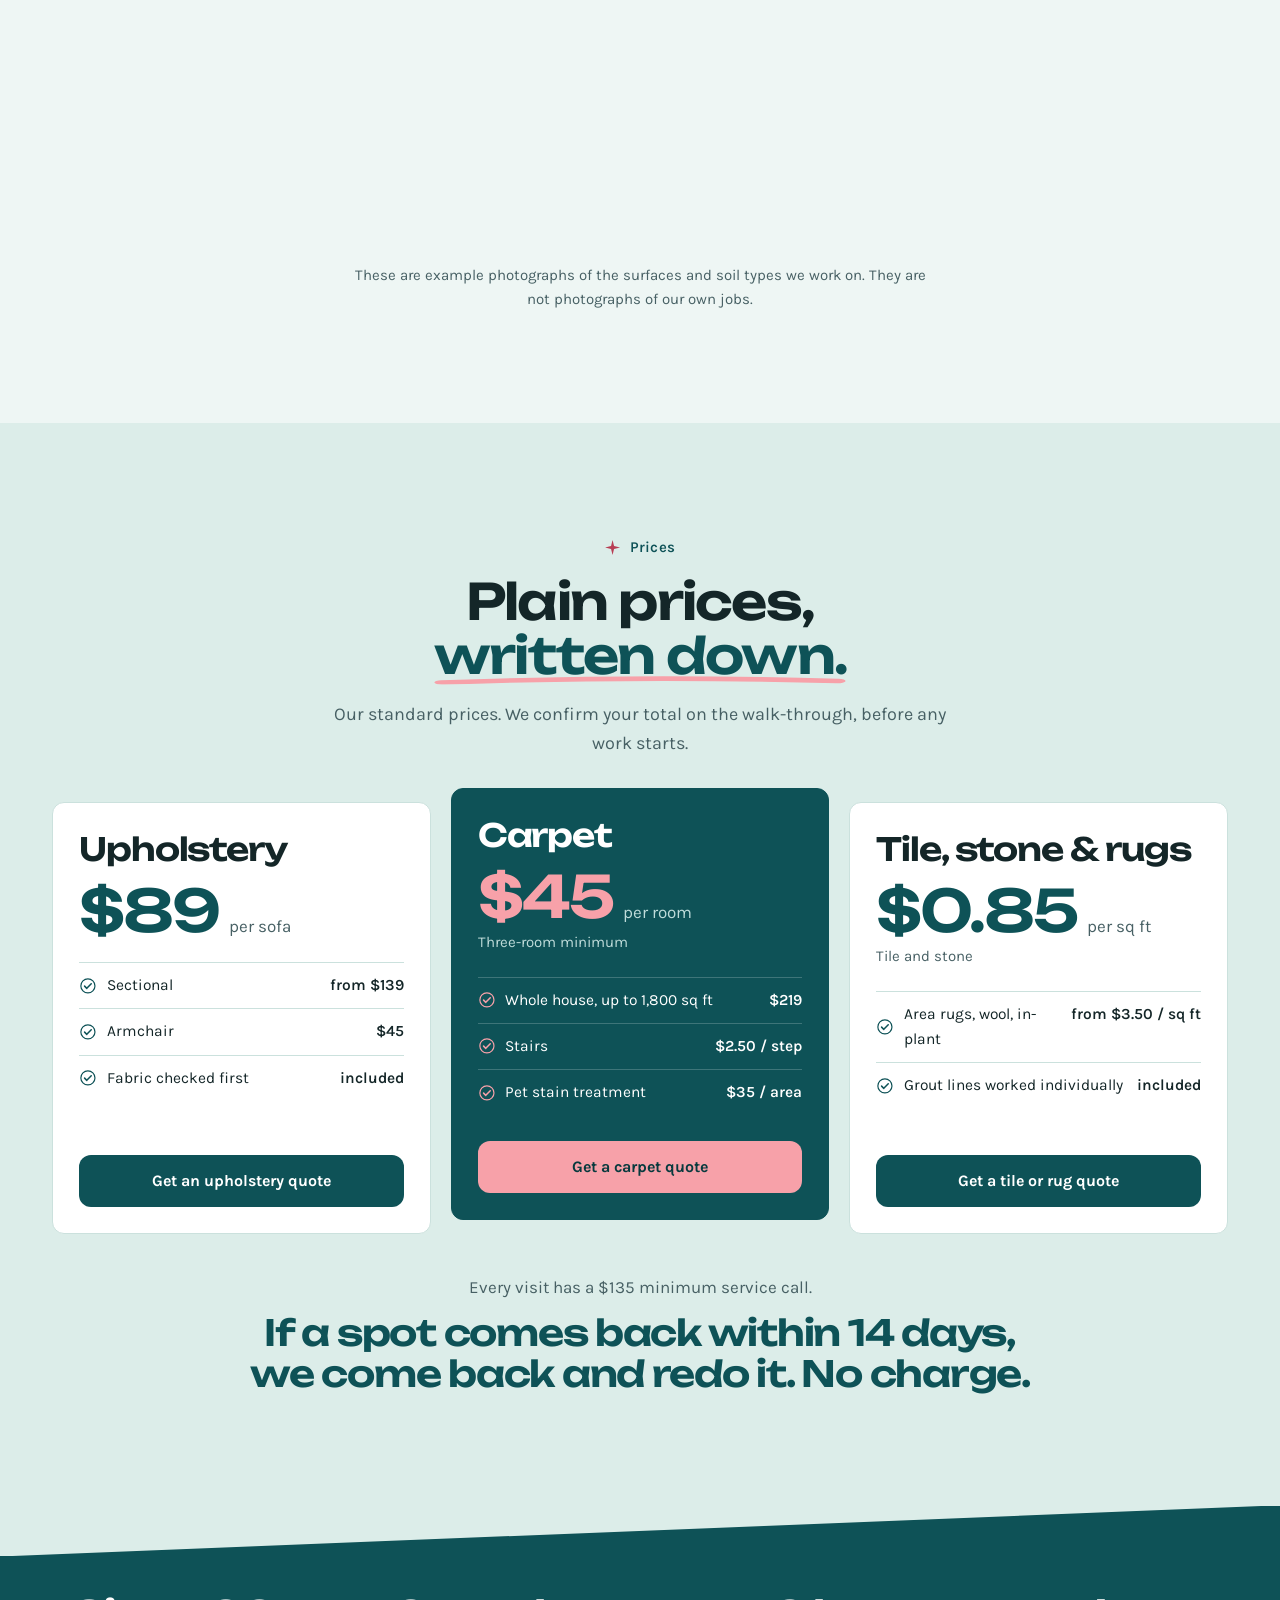
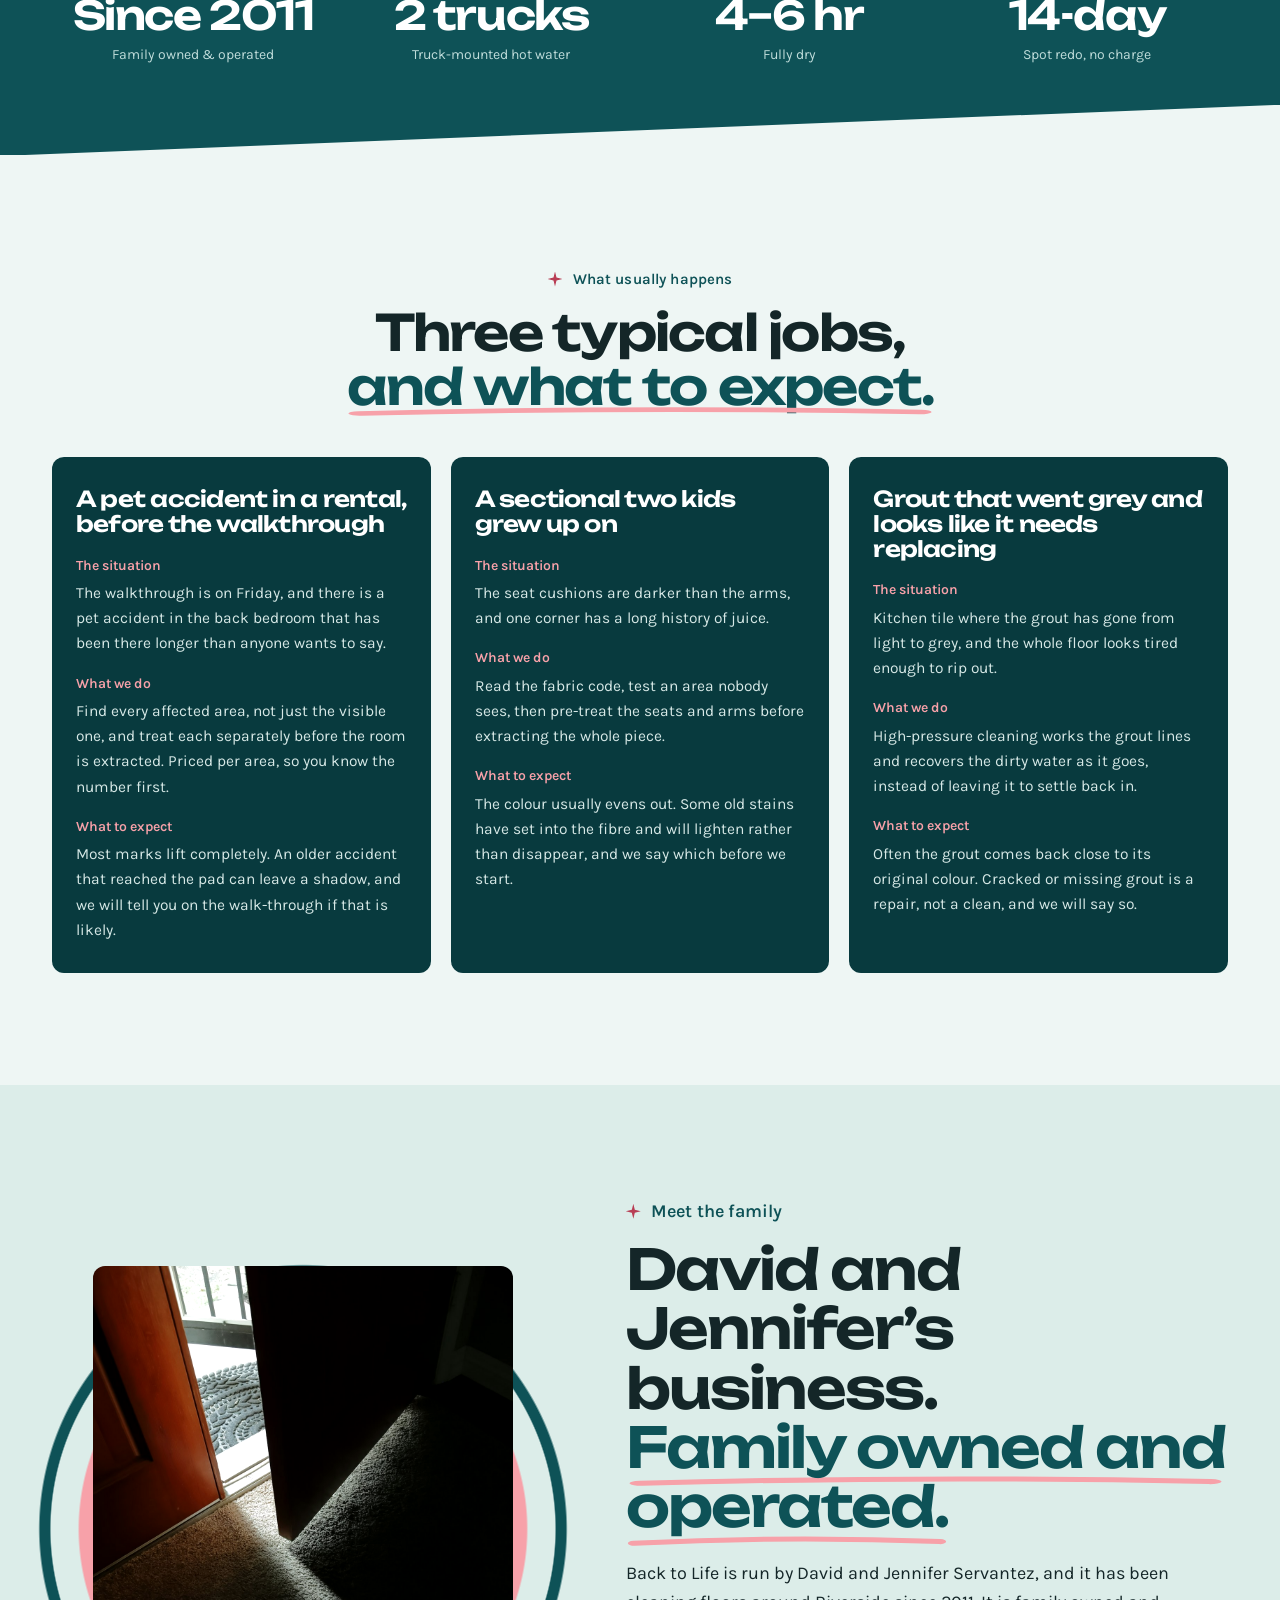
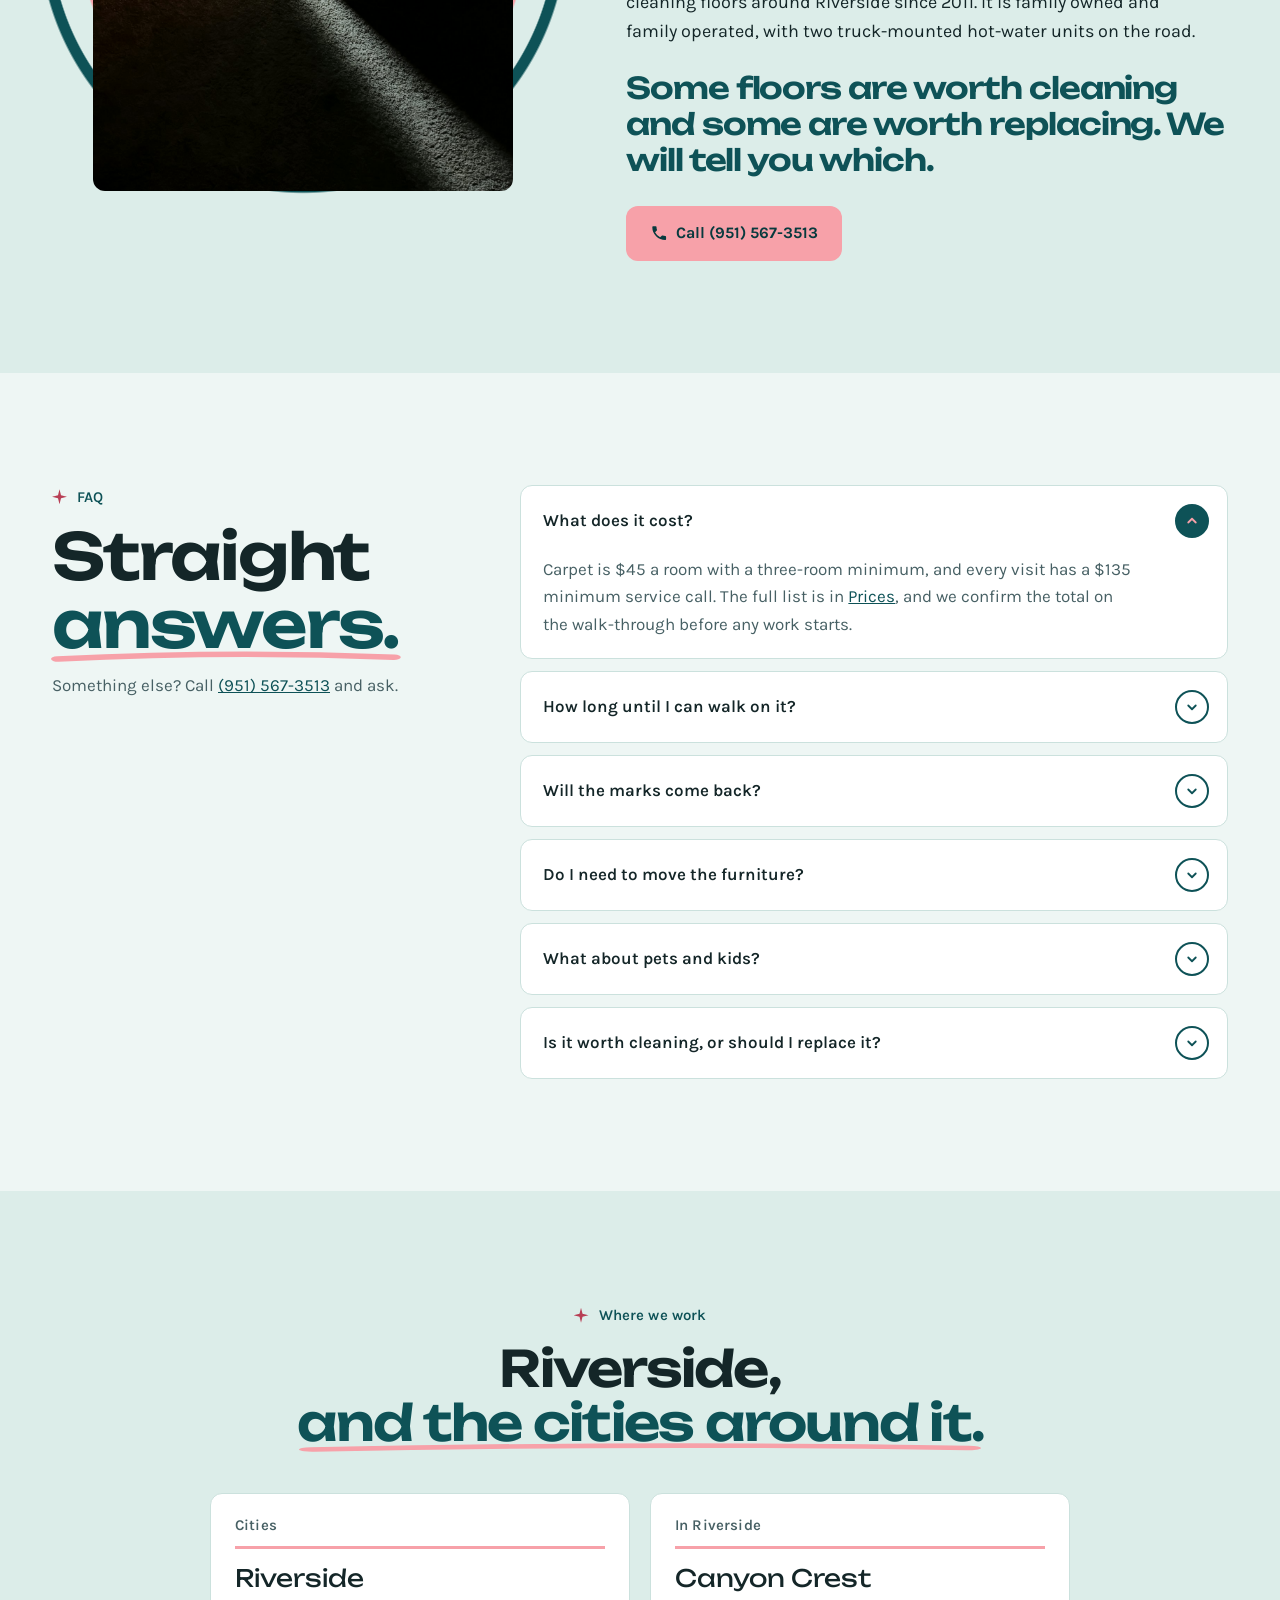
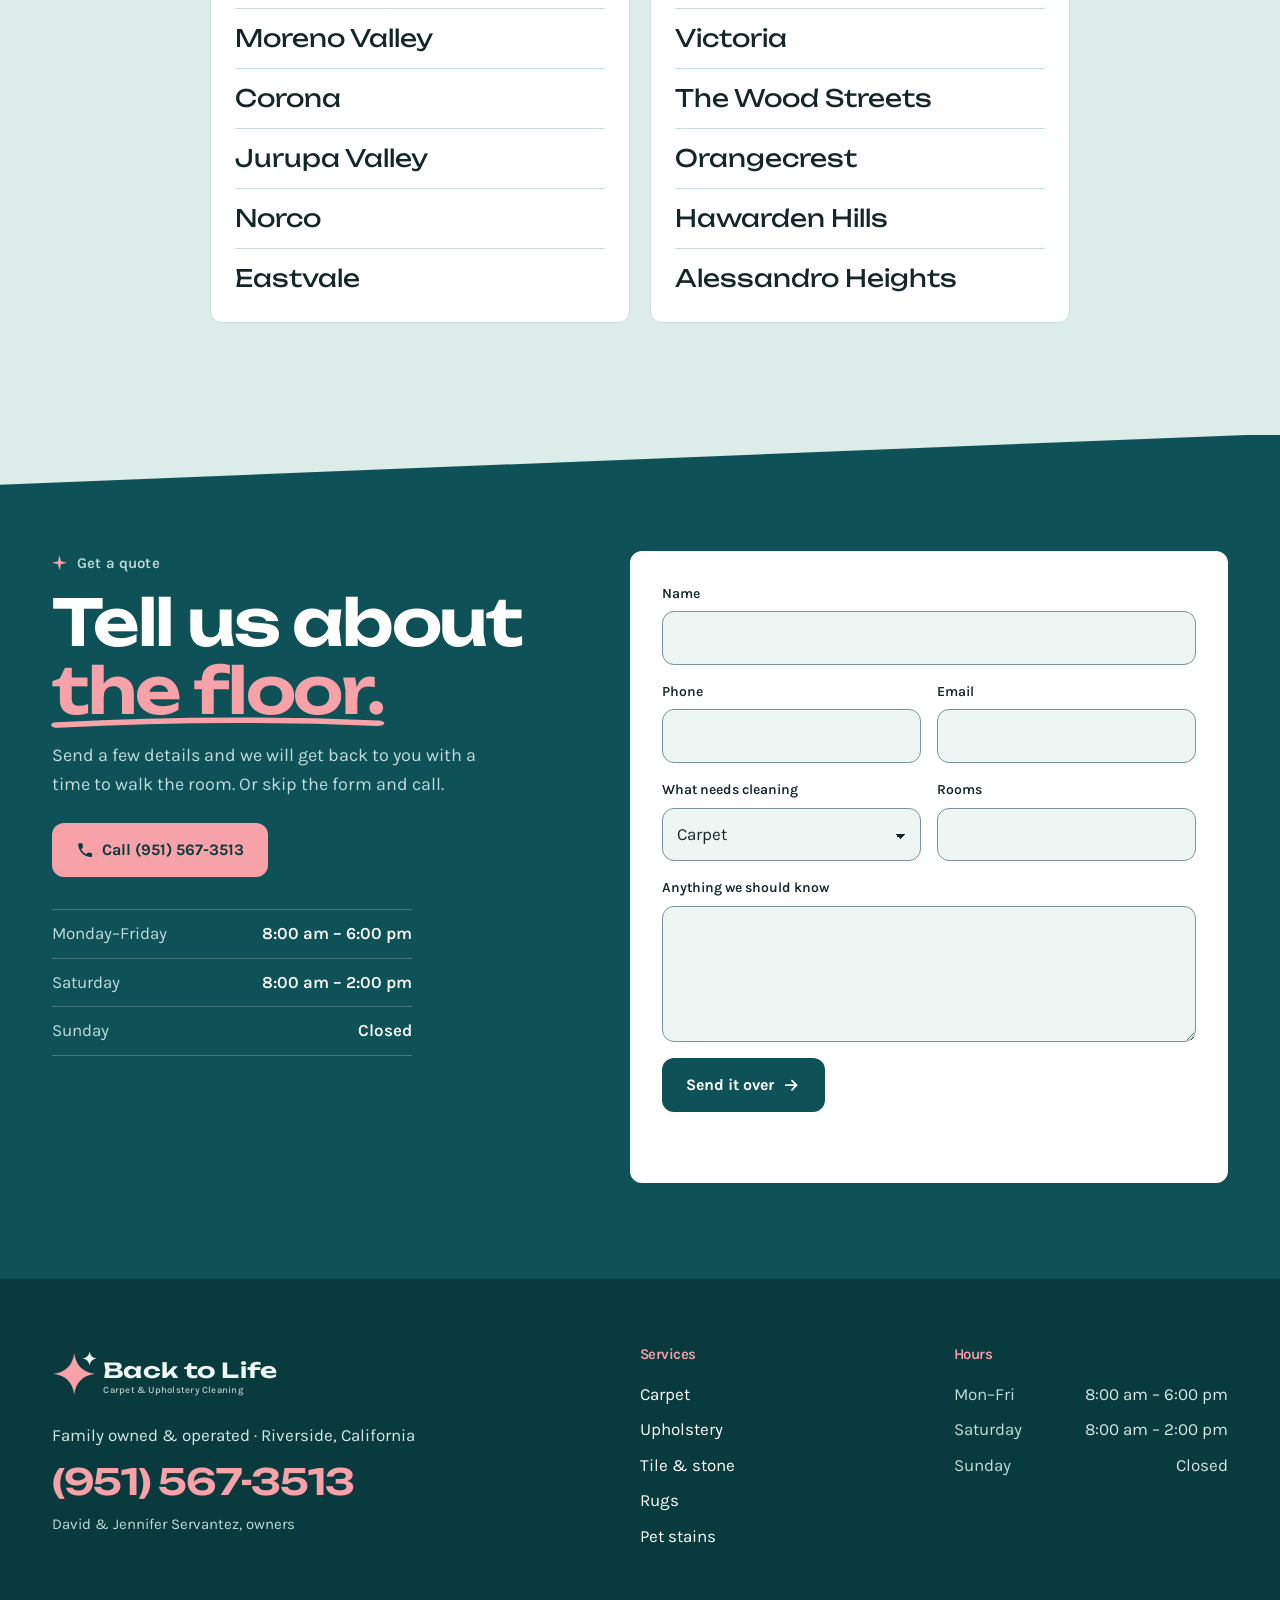
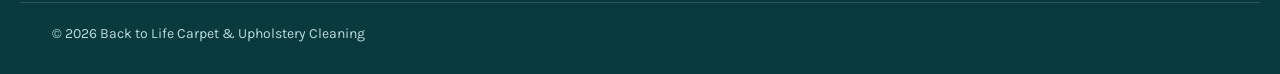
<file: f/index.html>
<!doctype html>
<html lang="en">
<head>
  <meta charset="utf-8">
  <meta name="viewport" content="width=device-width, initial-scale=1">
  <title>Back to Life Carpet &amp; Upholstery Cleaning · Riverside, CA</title>
  <meta name="description" content="Family owned and operated carpet, upholstery, tile and stone, rug and pet stain cleaning in Riverside, California. Call (951) 567-3513.">
  <meta name="robots" content="noindex, nofollow">
  <!-- CONCEPT F (desert modern) — spec mockup for a prospect. Not launched. Same layout as Concepts A to D; new palette, type and proposed logo. Many details are illustrative — see HANDOFF-FOR-JOHN.md §0. -->
  <link rel="preconnect" href="https://fonts.googleapis.com">
  <link rel="preconnect" href="https://fonts.gstatic.com" crossorigin>
  <link href="https://fonts.googleapis.com/css2?family=Unbounded:wght@500;600;700&family=Karla:wght@400;500;600;700&display=swap" rel="stylesheet">
  <link rel="stylesheet" href="styles.css">
  <script>document.documentElement.classList.add('js');</script>
</head>
<body>
  <!-- ============ SVG sprite: logo + icons ============ -->
  <svg width="0" height="0" style="position:absolute" aria-hidden="true" focusable="false">
    <!-- Logo: CONCEPT F — a proposed refresh (a clean-surface sparkle). Not their mark; for discussion only. -->
    <symbol id="logo" viewBox="0 0 300 72">
      <path fill="#F7A1A9" transform="translate(2 8) scale(2.25)" d="M12 0C13 7 17 11 24 12C17 13 13 17 12 24C11 17 7 13 0 12C7 11 11 7 12 0Z"/>
      <path fill="currentColor" transform="translate(40 6) scale(.75)" d="M12 0C13 7 17 11 24 12C17 13 13 17 12 24C11 17 7 13 0 12C7 11 11 7 12 0Z"/>
      <text x="66" y="41" textLength="228" lengthAdjust="spacingAndGlyphs" font-family="'Unbounded', system-ui, sans-serif" font-weight="600" font-size="27" fill="currentColor">Back to Life</text>
      <text x="67" y="60" font-family="'Karla', system-ui, sans-serif" font-weight="600" font-size="12.4" letter-spacing=".3" fill="currentColor" opacity=".72">Carpet &amp; Upholstery Cleaning</text>
    </symbol>
    <symbol id="i-sun" viewBox="0 0 24 24"><path fill="currentColor" d="M4 17a8 8 0 0 1 16 0z"/><g stroke="currentColor" stroke-width="2" stroke-linecap="round"><path d="M12 3.5v3"/><path d="M4.9 6.4l2.1 2.1"/><path d="M19.1 6.4 17 8.5"/><path d="M1.5 13h2.5"/><path d="M20 13h2.5"/></g><path fill="currentColor" d="M2 19h20v2H2z"/></symbol>
    <symbol id="i-phone" viewBox="0 0 24 24"><path fill="currentColor" d="M6.6 10.8a15.2 15.2 0 0 0 6.6 6.6l2.2-2.2c.3-.3.7-.4 1-.2 1.1.4 2.3.6 3.6.6.6 0 1 .4 1 1V20c0 .6-.4 1-1 1A17 17 0 0 1 3 4c0-.6.4-1 1-1h3.5c.6 0 1 .4 1 1 0 1.3.2 2.5.6 3.6.1.3 0 .7-.2 1z"/></symbol>
    <symbol id="i-arrow" viewBox="0 0 24 24"><path fill="none" stroke="currentColor" stroke-width="2.2" stroke-linecap="round" stroke-linejoin="round" d="M5 12h14M13 6l6 6-6 6"/></symbol>
    <symbol id="i-check" viewBox="0 0 24 24"><circle cx="12" cy="12" r="9.5" fill="none" stroke="currentColor" stroke-width="1.6"/><path fill="none" stroke="currentColor" stroke-width="2" stroke-linecap="round" stroke-linejoin="round" d="M7.5 12.3l3 3 6-6.3"/></symbol>
    <symbol id="i-chev" viewBox="0 0 24 24"><path fill="none" stroke="currentColor" stroke-width="2.4" stroke-linecap="round" stroke-linejoin="round" d="M7 10l5 5 5-5"/></symbol>
    <symbol id="i-home" viewBox="0 0 48 48"><g fill="none" stroke="currentColor" stroke-width="2.4" stroke-linecap="round" stroke-linejoin="round"><path d="M6 22 24 7l18 15"/><path d="M11 18v23h26V18"/><circle cx="19" cy="25" r="3"/><circle cx="29" cy="25" r="3"/><path d="M14 38c0-5 2-8 5-8s5 3 5 8M24 38c0-5 2-8 5-8s5 3 5 8"/></g></symbol>
    <symbol id="i-truck" viewBox="0 0 48 48"><g fill="none" stroke="currentColor" stroke-width="2.4" stroke-linecap="round" stroke-linejoin="round"><path d="M4 12h24v22H4z"/><path d="M28 19h9l7 8v7H28"/><circle cx="12" cy="36" r="4"/><circle cx="36" cy="36" r="4"/><path d="M10 18c3 0 3 4 6 4s3-4 6-4"/></g></symbol>
    <symbol id="i-clock" viewBox="0 0 48 48"><g fill="none" stroke="currentColor" stroke-width="2.4" stroke-linecap="round" stroke-linejoin="round"><circle cx="24" cy="25" r="16"/><path d="M24 15v10l7 5"/><path d="M19 5h10"/></g></symbol>
    <symbol id="i-redo" viewBox="0 0 48 48"><g fill="none" stroke="currentColor" stroke-width="2.4" stroke-linecap="round" stroke-linejoin="round"><path d="M38 24a14 14 0 1 1-5-10.7"/><path d="M34 6v8h-8"/><path d="M18 24l4 4 8-8"/></g></symbol>
  </svg>

  <a class="skip-link" href="#main">Skip to content</a>

  <!-- ============ HEADER — floating white bar ============ -->
  <header class="site-header">
    <div class="wrap">
      <div class="header-bar">
        <a class="brand" href="#top" aria-label="Back to Life Carpet and Upholstery Cleaning, back to top">
          <svg class="logo" viewBox="0 0 300 72" aria-hidden="true"><use href="#logo"/></svg>
        </a>
        <nav class="site-nav" aria-label="Main">
          <ul>
            <li><a href="#services">Services</a></li>
            <li><a href="#how">How it works</a></li>
            <li><a href="#prices">Prices</a></li>
            <li><a href="#faq">FAQ</a></li>
          </ul>
        </nav>
        <div class="header-actions">
          <a class="btn btn-dark btn-sm header-quote" href="#contact">Get a quote <svg class="ico" aria-hidden="true"><use href="#i-arrow"/></svg></a>
          <a class="btn btn-accent btn-sm" href="tel:+19515673513"><svg class="ico" aria-hidden="true"><use href="#i-phone"/></svg><span class="hide-sm">(951) 567-3513</span><span class="show-sm">Call</span></a>
        </div>
      </div>
    </div>
  </header>

  <main id="main">

    <!-- ============ HERO ============ -->
    <section class="hero band-dark" id="top" aria-labelledby="hero-title">
      <!-- PLACEHOLDER stock (Unsplash) — greyscale under a teal overlay -->
      <img class="hero-bg" src="../assets/PLACEHOLDER-hero-room.jpg" width="2400" height="1600" fetchpriority="high"
           alt="" aria-hidden="true">
      <div class="hero-scrim" aria-hidden="true"></div>
      <div class="hero-sun" aria-hidden="true"></div>
      <div class="wrap hero-inner">
        <p class="kicker reveal"><svg class="ico" aria-hidden="true"><use href="#i-sun"/></svg> Family owned &amp; operated · Riverside, CA</p>
        <h1 id="hero-title" class="reveal">Riverside floors,<br class="br-lg"> brought <span class="hl">back to life.</span></h1>
        <p class="hero-lede reveal">Carpet, upholstery, tile and stone, rugs and pet stains — cleaned properly by David and Jennifer Servantez’s family business.</p>
        <div class="hero-ctas reveal">
          <a class="btn btn-accent" href="tel:+19515673513"><svg class="ico" aria-hidden="true"><use href="#i-phone"/></svg> Call (951) 567-3513</a>
          <a class="btn btn-light" href="#contact">Get a quote <svg class="ico" aria-hidden="true"><use href="#i-arrow"/></svg></a>
        </div>
      </div>
      <div class="stamp" aria-hidden="true">
        <svg viewBox="0 0 120 120" class="stamp-ring">
          <defs><path id="stamp-path" d="M60 60 m-44 0 a44 44 0 1 1 88 0 a44 44 0 1 1 -88 0"/></defs>
          <text><textPath href="#stamp-path" startOffset="0" textLength="272" lengthAdjust="spacing">FAMILY OWNED · FAMILY OPERATED ·</textPath></text>
        </svg>
        <svg class="stamp-sun" viewBox="0 0 24 24"><use href="#i-sun"/></svg>
      </div>
      <div class="edge edge-bottom" style="--edge: var(--bg)" aria-hidden="true"></div>
    </section>

    <!-- ============ FEATURES ============ -->
    <section class="features band-light" aria-label="Why Back to Life">
      <div class="wrap features-grid">
        <div class="feature reveal">
          <svg class="feature-ico" aria-hidden="true"><use href="#i-home"/></svg>
          <h2>Family owned &amp; operated</h2>
          <p>It is David and Jennifer Servantez’s business, and their family does the work.</p>
        </div>
        <div class="feature reveal">
          <svg class="feature-ico" aria-hidden="true"><use href="#i-truck"/></svg>
          <h2>Truck-mounted hot water</h2>
          <p>Around 230°F, with the soil pulled back out to the truck.</p>
        </div>
        <figure class="features-media reveal">
          <div class="sun-disc" aria-hidden="true"></div>
          <div class="frame">
            <!-- PLACEHOLDER stock (Pexels 6195273), coveralls recoloured to pool teal -->
            <img src="../assets/PLACEHOLDER-feature-clean-f.jpg" width="1400" height="933" loading="lazy"
                 alt="A technician in work coveralls cleaning a living-room floor beside a grey sofa">

          </div>
        </figure>
        <div class="feature reveal">
          <svg class="feature-ico" aria-hidden="true"><use href="#i-clock"/></svg>
          <h2>Walk on it in 2 hours</h2>
          <p>Fully dry in four to six, with air movers left running.</p>
        </div>
        <div class="feature reveal">
          <svg class="feature-ico" aria-hidden="true"><use href="#i-redo"/></svg>
          <h2>14-day spot redo</h2>
          <p>If a spot comes back within 14 days, we come back. No charge.</p>
        </div>
      </div>
    </section>

    <!-- ============ MARQUEE — real services only ============ -->
    <section class="marquee band-dark" aria-label="Services">
      <div class="edge edge-top" style="--edge: var(--bg)" aria-hidden="true"></div>
      <ul class="visually-hidden">
        <li>Carpet</li><li>Upholstery</li><li>Tile and stone</li><li>Rugs</li><li>Pet stains</li>
      </ul>
      <div class="marquee-track" aria-hidden="true">
        <div class="marquee-group">
          <span>Carpet</span><svg class="ico"><use href="#i-sun"/></svg>
          <span>Upholstery</span><svg class="ico"><use href="#i-sun"/></svg>
          <span>Tile &amp; Stone</span><svg class="ico"><use href="#i-sun"/></svg>
          <span>Rugs</span><svg class="ico"><use href="#i-sun"/></svg>
          <span>Pet Stains</span><svg class="ico"><use href="#i-sun"/></svg>
          <span>Family Owned</span><svg class="ico"><use href="#i-sun"/></svg>
        </div>
        <div class="marquee-group">
          <span>Carpet</span><svg class="ico"><use href="#i-sun"/></svg>
          <span>Upholstery</span><svg class="ico"><use href="#i-sun"/></svg>
          <span>Tile &amp; Stone</span><svg class="ico"><use href="#i-sun"/></svg>
          <span>Rugs</span><svg class="ico"><use href="#i-sun"/></svg>
          <span>Pet Stains</span><svg class="ico"><use href="#i-sun"/></svg>
          <span>Family Owned</span><svg class="ico"><use href="#i-sun"/></svg>
        </div>
      </div>
      <div class="edge edge-bottom" style="--edge: var(--bg)" aria-hidden="true"></div>
    </section>

    <!-- ============ SERVICES — the five on the card ============ -->
    <section class="section band-light" id="services" aria-labelledby="services-title">
      <div class="wrap">
        <header class="section-head center reveal">
          <p class="eyebrow">Services</p>
          <h2 id="services-title">Five things on the card.<br> <span class="hl">All done properly.</span></h2>
          <p class="section-lede">Carpet, upholstery, tile and stone, rugs and pet stains. Prices are written down, and we confirm your total before any work starts.</p>
        </header>

        <div class="service-grid">
          <article class="service service-lg reveal">
            <div class="frame frame-43"><img src="../assets/PLACEHOLDER-service-carpet.jpg" width="1200" height="800" loading="lazy" alt="Close-up of dense tan carpet pile, shallow focus"></div>
            <div class="service-body">
              <h3>Carpet</h3>
              <p>Wall-to-wall and stairs. Pre-treated, brushed, then rinsed with hot water and pulled back out to the truck.</p>
              <div class="service-foot"><span class="price">from $45 <small>a room</small></span><a class="round-btn" href="#prices" aria-label="Carpet prices"><svg aria-hidden="true"><use href="#i-arrow"/></svg></a></div>
            </div>
          </article>

          <article class="service service-lg reveal">
            <div class="frame frame-43"><img src="../assets/PLACEHOLDER-service-upholstery.jpg" width="1200" height="1800" loading="lazy" alt="The arm and seat of a textured oatmeal fabric sofa in soft window light"></div>
            <div class="service-body">
              <h3>Upholstery</h3>
              <p>Sofas, sectionals and armchairs, cleaned where they sit. We check the fabric first, because not every fabric takes the same treatment.</p>
              <div class="service-foot"><span class="price">from $45 <small>a chair</small></span><a class="round-btn" href="#prices" aria-label="Upholstery prices"><svg aria-hidden="true"><use href="#i-arrow"/></svg></a></div>
            </div>
          </article>

          <article class="service reveal">
            <div class="frame frame-43"><img src="../assets/PLACEHOLDER-service-tile.jpg" width="1200" height="1200" loading="lazy" alt="Warm-toned stone-look floor tile laid on the diagonal, grout lines visible"></div>
            <div class="service-body">
              <h3>Tile &amp; stone</h3>
              <p>Kitchens, bathrooms and entries. High-pressure cleaning into the grout lines, where a mop only moves the dirt around.</p>
              <div class="service-foot"><span class="price">$0.85 <small>per sq ft</small></span><a class="round-btn" href="#prices" aria-label="Tile and stone prices"><svg aria-hidden="true"><use href="#i-arrow"/></svg></a></div>
            </div>
          </article>

          <article class="service reveal">
            <div class="frame frame-43"><img src="../assets/PLACEHOLDER-service-rugs.jpg" width="1200" height="1800" loading="lazy" alt="A patterned area rug rolled up on top of another rug"></div>
            <div class="service-body">
              <h3>Rugs</h3>
              <p>Area rugs and wool rugs, taken in and cleaned in-plant when the fibre needs more care than a living-room floor allows.</p>
              <div class="service-foot"><span class="price">from $3.50 <small>per sq ft</small></span><a class="round-btn" href="#prices" aria-label="Rug prices"><svg aria-hidden="true"><use href="#i-arrow"/></svg></a></div>
            </div>
          </article>

          <article class="service reveal">
            <div class="frame frame-43"><img src="../assets/PLACEHOLDER-service-pet.jpg" width="1200" height="796" loading="lazy" alt="A spaniel resting on a light carpet in bands of sunlight"></div>
            <div class="service-body">
              <h3>Pet stains</h3>
              <p>Every affected area found and treated on its own — not just the one you can see — before the room is cleaned.</p>
              <div class="service-foot"><span class="price">$35 <small>per area</small></span><a class="round-btn" href="#prices" aria-label="Pet stain prices"><svg aria-hidden="true"><use href="#i-arrow"/></svg></a></div>
            </div>
          </article>
        </div>
      </div>
    </section>

    <!-- ============ HOW IT WORKS — five staggered step cards ============ -->
    <section class="how band-dark" id="how" aria-labelledby="how-title">
      <div class="edge edge-top" style="--edge: var(--bg)" aria-hidden="true"></div>
      <div class="wrap">
        <header class="section-head reveal">
          <p class="eyebrow eyebrow-light">How it works</p>
          <h2 id="how-title">Five passes, <span class="hl">start to finish.</span></h2>
          <p class="section-lede">What actually happens in your house, in order. Nothing skipped to save time.</p>
        </header>

        <ol class="steps">
          <li class="step reveal">
            <span class="step-num" aria-hidden="true">01</span>
            <div class="step-card">
              <h3><span class="visually-hidden">Step 1: </span>Walk the room</h3>
              <p>We look at the floor before we quote: the fibre, the traffic lanes, and what the marks really are.</p>
              <div class="step-img"><img src="../assets/PLACEHOLDER-pass-01.jpg" width="1400" height="933" loading="lazy" alt="A floor-level view across carpet pile in low raking light"></div>
            </div>
          </li>
          <li class="step reveal">
            <span class="step-num" aria-hidden="true">02</span>
            <div class="step-card">
              <h3><span class="visually-hidden">Step 2: </span>Treat the marks</h3>
              <p>Every mark gets its own pre-treatment, left for ten minutes before any machine touches it.</p>
              <div class="step-img step-img-low"><img src="../assets/PLACEHOLDER-pass-02.jpg" width="1400" height="2100" loading="lazy" alt="Someone on hands and knees working a cloth over one spot at floor level, beside a patterned rug"></div>
            </div>
          </li>
          <li class="step reveal">
            <span class="step-num" aria-hidden="true">03</span>
            <div class="step-card">
              <h3><span class="visually-hidden">Step 3: </span>Pull it out</h3>
              <p>Brushes loosen the soil, then water at around 230°F rinses it out and back to the truck.</p>
              <div class="step-img"><img src="../assets/PLACEHOLDER-ba-sofa-before.jpg" width="1000" height="667" loading="lazy" alt="A grey fabric sofa seat being worked over with a rotary brush"></div>
            </div>
          </li>
          <li class="step reveal">
            <span class="step-num" aria-hidden="true">04</span>
            <div class="step-card">
              <h3><span class="visually-hidden">Step 4: </span>Set the pile</h3>
              <p>A grooming rake stands the fibres up, so the carpet dries upright instead of matted flat.</p>
              <div class="step-img"><img src="../assets/PLACEHOLDER-pass-04.jpg" width="1400" height="932" loading="lazy" alt="Carpet pile standing upright and even across the frame"></div>
            </div>
          </li>
          <li class="step reveal">
            <span class="step-num" aria-hidden="true">05</span>
            <div class="step-card">
              <h3><span class="visually-hidden">Step 5: </span>Leave it drying</h3>
              <p>Air movers stay running. Walk on it in about two hours; fully dry in four to six.</p>
              <div class="step-img"><img src="../assets/PLACEHOLDER-pass-05.jpg" width="1400" height="935" loading="lazy" alt="An empty carpeted room with sun coming through a sliding glass door"></div>
            </div>
          </li>
        </ol>
      </div>
      <div class="edge edge-bottom" style="--edge: var(--bg)" aria-hidden="true"></div>
    </section>

    <!-- ============ BEFORE / AFTER — static splits, honestly labelled ============ -->
    <section class="section band-light" id="before-after" aria-labelledby="ba-title">
      <div class="wrap">
        <header class="section-head center reveal">
          <p class="eyebrow">Before &amp; after</p>
          <h2 id="ba-title">What the soil looks like,<br> <span class="hl">and what it should.</span></h2>
        </header>

        <div class="ba-grid">
          <figure class="ba reveal">
            <div class="ba-pair">
              <div class="ba-half"><img src="../assets/PLACEHOLDER-ba-stairs-before.jpg" width="1000" height="667" loading="lazy" alt="Worn red stair carpet with grit ground into the treads"><span class="ba-label">Before</span></div>
              <div class="ba-half"><img src="../assets/PLACEHOLDER-ba-stairs-after.jpg" width="1000" height="645" loading="lazy" alt="Clean red stair carpet with crisp, even pile on the nosings"><span class="ba-label ba-label-after">After</span></div>
            </div>
            <figcaption>Stair carpet, ground-in soil on the treads and nosings</figcaption>
          </figure>
          <figure class="ba reveal">
            <div class="ba-pair">
              <div class="ba-half"><img src="../assets/PLACEHOLDER-ba-tile-before.jpg" width="1000" height="667" loading="lazy" alt="Grey floor tile with a dull surface film and darkened grout lines"><span class="ba-label">Before</span></div>
              <div class="ba-half"><img src="../assets/PLACEHOLDER-ba-tile-after.jpg" width="1000" height="667" loading="lazy" alt="Clean hexagonal floor tile with light, even grout lines"><span class="ba-label ba-label-after">After</span></div>
            </div>
            <figcaption>Floor tile, surface film and grey grout</figcaption>
          </figure>
          <figure class="ba reveal">
            <div class="ba-pair">
              <div class="ba-half"><img src="../assets/PLACEHOLDER-ba-sofa-before.jpg" width="1000" height="667" loading="lazy" alt="A grey woven-fabric sofa seat being worked over with a rotary brush"><span class="ba-label">Before</span></div>
              <div class="ba-half"><img src="../assets/PLACEHOLDER-ba-sofa-after.jpg" width="1000" height="750" loading="lazy" alt="A clean grey woven-fabric sofa with even colour across the cushions"><span class="ba-label ba-label-after">After</span></div>
            </div>
            <figcaption>Woven fabric sofa, body soil on the seat cushions</figcaption>
          </figure>
        </div>
        <p class="ba-note">These are example photographs of the surfaces and soil types we work on. They are not photographs of our own jobs.</p>
      </div>
    </section>

    <!-- ============ PRICING — three cards, no ranking flags ============ -->
    <section class="section band-light2" id="prices" aria-labelledby="prices-title">
      <div class="wrap">
        <header class="section-head center reveal">
          <p class="eyebrow">Prices</p>
          <h2 id="prices-title">Plain prices,<br> <span class="hl">written down.</span></h2>
          <p class="section-lede">Our standard prices. We confirm your total on the walk-through, before any work starts.</p>
        </header>

        <div class="price-grid">
          <article class="price-card reveal">
            <h3>Upholstery</h3>
            <p class="price-big"><span>$89</span> per sofa</p>
            <ul class="price-list">
              <li><svg class="ico" aria-hidden="true"><use href="#i-check"/></svg><span>Sectional</span><b>from $139</b></li>
              <li><svg class="ico" aria-hidden="true"><use href="#i-check"/></svg><span>Armchair</span><b>$45</b></li>
              <li><svg class="ico" aria-hidden="true"><use href="#i-check"/></svg><span>Fabric checked first</span><b>included</b></li>
            </ul>
            <a class="btn btn-dark btn-block" href="#contact">Get an upholstery quote</a>
          </article>

          <article class="price-card price-card-dark reveal">
            <h3>Carpet</h3>
            <p class="price-big"><span>$45</span> per room</p>
            <p class="price-sub">Three-room minimum</p>
            <ul class="price-list">
              <li><svg class="ico" aria-hidden="true"><use href="#i-check"/></svg><span>Whole house, up to 1,800 sq ft</span><b>$219</b></li>
              <li><svg class="ico" aria-hidden="true"><use href="#i-check"/></svg><span>Stairs</span><b>$2.50 / step</b></li>
              <li><svg class="ico" aria-hidden="true"><use href="#i-check"/></svg><span>Pet stain treatment</span><b>$35 / area</b></li>
            </ul>
            <a class="btn btn-accent btn-block" href="#contact">Get a carpet quote</a>
          </article>

          <article class="price-card reveal">
            <h3>Tile, stone &amp; rugs</h3>
            <p class="price-big"><span>$0.85</span> per sq ft</p>
            <p class="price-sub">Tile and stone</p>
            <ul class="price-list">
              <li><svg class="ico" aria-hidden="true"><use href="#i-check"/></svg><span>Area rugs, wool, in-plant</span><b>from $3.50 / sq ft</b></li>
              <li><svg class="ico" aria-hidden="true"><use href="#i-check"/></svg><span>Grout lines worked individually</span><b>included</b></li>
            </ul>
            <a class="btn btn-dark btn-block" href="#contact">Get a tile or rug quote</a>
          </article>
        </div>

        <div class="price-foot reveal">
          <p class="price-min">Every visit has a $135 minimum service call.</p>
          <p class="guarantee">If a spot comes back within 14 days, we come back and redo it. No charge.</p>
        </div>
      </div>
    </section>

    <!-- ============ STAT BAND — operational figures only ============ -->
    <section class="stats band-dark" aria-label="The business in four figures">
      <div class="edge edge-top" style="--edge: var(--bg2)" aria-hidden="true"></div>
      <dl class="wrap stat-grid">
        <div class="stat reveal"><dd>Since 2011</dd><dt>Family owned &amp; operated</dt></div>
        <div class="stat reveal"><dd>2 trucks</dd><dt>Truck-mounted hot water</dt></div>
        <div class="stat reveal"><dd>4–6 hr</dd><dt>Fully dry</dt></div>
        <div class="stat reveal"><dd>14-day</dd><dt>Spot redo, no charge</dt></div>
      </dl>
      <div class="edge edge-bottom" style="--edge: var(--bg)" aria-hidden="true"></div>
    </section>

    <!-- ============ WHAT USUALLY HAPPENS — company voice, no quotes, no names ============ -->
    <section class="section band-light" id="typical-jobs" aria-labelledby="jobs-title">
      <div class="wrap">
        <header class="section-head center reveal">
          <p class="eyebrow">What usually happens</p>
          <h2 id="jobs-title">Three typical jobs,<br> <span class="hl">and what to expect.</span></h2>
        </header>

        <div class="jobs">
          <article class="job reveal">
            <h3>A pet accident in a rental, before the walkthrough</h3>
            <dl>
              <dt>The situation</dt>
              <dd>The walkthrough is on Friday, and there is a pet accident in the back bedroom that has been there longer than anyone wants to say.</dd>
              <dt>What we do</dt>
              <dd>Find every affected area, not just the visible one, and treat each separately before the room is extracted. Priced per area, so you know the number first.</dd>
              <dt>What to expect</dt>
              <dd>Most marks lift completely. An older accident that reached the pad can leave a shadow, and we will tell you on the walk-through if that is likely.</dd>
            </dl>
          </article>
          <article class="job reveal">
            <h3>A sectional two kids grew up on</h3>
            <dl>
              <dt>The situation</dt>
              <dd>The seat cushions are darker than the arms, and one corner has a long history of juice.</dd>
              <dt>What we do</dt>
              <dd>Read the fabric code, test an area nobody sees, then pre-treat the seats and arms before extracting the whole piece.</dd>
              <dt>What to expect</dt>
              <dd>The colour usually evens out. Some old stains have set into the fibre and will lighten rather than disappear, and we say which before we start.</dd>
            </dl>
          </article>
          <article class="job reveal">
            <h3>Grout that went grey and looks like it needs replacing</h3>
            <dl>
              <dt>The situation</dt>
              <dd>Kitchen tile where the grout has gone from light to grey, and the whole floor looks tired enough to rip out.</dd>
              <dt>What we do</dt>
              <dd>High-pressure cleaning works the grout lines and recovers the dirty water as it goes, instead of leaving it to settle back in.</dd>
              <dt>What to expect</dt>
              <dd>Often the grout comes back close to its original colour. Cracked or missing grout is a repair, not a clean, and we will say so.</dd>
            </dl>
          </article>
        </div>
      </div>
    </section>

    <!-- ============ ABOUT ============ -->
    <section class="section band-light2" id="about" aria-labelledby="about-title">
      <div class="wrap about-inner">
        <figure class="about-media reveal">
          <div class="sun-disc sun-disc-lg" aria-hidden="true"></div>
          <div class="frame"><img src="../assets/PLACEHOLDER-about.jpg" width="1200" height="1642" loading="lazy" alt="Light from an open door falling across a dark carpeted floor"></div>
        </figure>
        <div class="about-copy reveal">
          <p class="eyebrow">Meet the family</p>
          <h2 id="about-title">David and Jennifer’s business.<br> <span class="hl">Family owned and operated.</span></h2>
          <p>Back to Life is run by David and Jennifer Servantez, and it has been cleaning floors around Riverside since 2011. It is family owned and family operated, with two truck-mounted hot-water units on the road.</p>
          <p class="about-close">Some floors are worth cleaning and some are worth replacing. We will tell you which.</p>
          <a class="btn btn-accent" href="tel:+19515673513"><svg class="ico" aria-hidden="true"><use href="#i-phone"/></svg> Call (951) 567-3513</a>
        </div>
      </div>
    </section>

    <!-- ============ FAQ — details/summary works without JS ============ -->
    <section class="section band-light" id="faq" aria-labelledby="faq-title">
      <div class="wrap faq-inner">
        <header class="faq-head reveal">
          <p class="eyebrow">FAQ</p>
          <h2 id="faq-title">Straight <span class="hl">answers.</span></h2>
          <p>Something else? Call <a href="tel:+19515673513">(951) 567-3513</a> and ask.</p>
        </header>

        <div class="faq-list">
          <details class="faq-item reveal" open>
            <summary>What does it cost?<span class="faq-chev" aria-hidden="true"><svg><use href="#i-chev"/></svg></span></summary>
            <p>Carpet is $45 a room with a three-room minimum, and every visit has a $135 minimum service call. The full list is in <a href="#prices">Prices</a>, and we confirm the total on the walk-through before any work starts.</p>
          </details>
          <details class="faq-item reveal">
            <summary>How long until I can walk on it?<span class="faq-chev" aria-hidden="true"><svg><use href="#i-chev"/></svg></span></summary>
            <p>About two hours. It is fully dry in four to six, and we leave air movers running to get it there.</p>
          </details>
          <details class="faq-item reveal">
            <summary>Will the marks come back?<span class="faq-chev" aria-hidden="true"><svg><use href="#i-chev"/></svg></span></summary>
            <p>Sometimes a spill that went deep into the pile wicks back up as the carpet dries. That is what the 14-day redo is for: if a spot comes back within 14 days, we come back and redo it, at no charge.</p>
          </details>
          <details class="faq-item reveal">
            <summary>Do I need to move the furniture?<span class="faq-chev" aria-hidden="true"><svg><use href="#i-chev"/></svg></span></summary>
            <p>Clear the small things off the floor — shoes, toys, anything fragile — and we will talk through the larger pieces on the walk-through.</p>
          </details>
          <details class="faq-item reveal">
            <summary>What about pets and kids?<span class="faq-chev" aria-hidden="true"><svg><use href="#i-chev"/></svg></span></summary>
            <p>Extraction is a rinse. The pre-treatment and the soil are flushed out of the pile and pulled back to the truck, rather than left sitting in the carpet. It is walkable in about two hours and dry in four to six, and keeping pets and kids off it until then is the simplest approach. If you have a question about a particular product, ask us on the walk-through.</p>
          </details>
          <details class="faq-item reveal">
            <summary>Is it worth cleaning, or should I replace it?<span class="faq-chev" aria-hidden="true"><svg><use href="#i-chev"/></svg></span></summary>
            <p>Walk the room with us. Worn-through backing, carpet coming away from its backing, and pile crushed flat in the traffic lanes do not come back with cleaning, and we will say so. Soil and most stains usually do. If it is not worth cleaning, we will not sell you a clean.</p>
          </details>
        </div>
      </div>
    </section>

    <!-- ============ SERVICE AREA ============ -->
    <section class="section band-light2" id="area" aria-labelledby="area-title">
      <div class="wrap">
        <header class="section-head center reveal">
          <p class="eyebrow">Where we work</p>
          <h2 id="area-title">Riverside,<br> <span class="hl">and the cities around it.</span></h2>
        </header>
        <div class="area-cols reveal">
          <div class="area-card">
            <h3>Cities</h3>
            <ul><li>Riverside</li><li>Moreno Valley</li><li>Corona</li><li>Jurupa Valley</li><li>Norco</li><li>Eastvale</li></ul>
          </div>
          <div class="area-card">
            <h3>In Riverside</h3>
            <ul><li>Canyon Crest</li><li>Victoria</li><li>The Wood Streets</li><li>Orangecrest</li><li>Hawarden Hills</li><li>Alessandro Heights</li></ul>
          </div>
        </div>
      </div>
    </section>

    <!-- ============ CONTACT ============ -->
    <section class="contact band-dark" id="contact" aria-labelledby="contact-title">
      <div class="edge edge-top" style="--edge: var(--bg2)" aria-hidden="true"></div>
      <div class="wrap contact-inner">
        <div class="contact-intro reveal">
          <p class="eyebrow eyebrow-light">Get a quote</p>
          <h2 id="contact-title">Tell us about <span class="hl">the floor.</span></h2>
          <p>Send a few details and we will get back to you with a time to walk the room. Or skip the form and call.</p>
          <a class="btn btn-accent" href="tel:+19515673513"><svg class="ico" aria-hidden="true"><use href="#i-phone"/></svg> Call (951) 567-3513</a>
          <dl class="hours">
            <div><dt>Monday–Friday</dt><dd>8:00 am – 6:00 pm</dd></div>
            <div><dt>Saturday</dt><dd>8:00 am – 2:00 pm</dd></div>
            <div><dt>Sunday</dt><dd>Closed</dd></div>
          </dl>
        </div>

        <!-- no endpoint yet — Alex to wire -->
        <form class="contact-form reveal" action="#" method="post" novalidate>
          <div class="field">
            <label for="f-name">Name</label>
            <input id="f-name" name="name" type="text" autocomplete="name" required>
          </div>
          <div class="field-row">
            <div class="field">
              <label for="f-phone">Phone</label>
              <input id="f-phone" name="phone" type="tel" autocomplete="tel" required>
            </div>
            <div class="field">
              <label for="f-email">Email</label>
              <input id="f-email" name="email" type="email" autocomplete="email">
            </div>
          </div>
          <div class="field-row">
            <div class="field">
              <label for="f-surface">What needs cleaning</label>
              <select id="f-surface" name="surface">
                <option value="carpet">Carpet</option>
                <option value="upholstery">Upholstery</option>
                <option value="tile-stone">Tile and stone</option>
                <option value="rugs">Rugs</option>
                <option value="pet-stains">Pet stains</option>
              </select>
            </div>
            <div class="field">
              <label for="f-rooms">Rooms</label>
              <input id="f-rooms" name="rooms" type="number" min="1" inputmode="numeric">
            </div>
          </div>
          <div class="field">
            <label for="f-message">Anything we should know</label>
            <textarea id="f-message" name="message" rows="4"></textarea>
          </div>
          <button class="btn btn-dark" type="submit">Send it over <svg class="ico" aria-hidden="true"><use href="#i-arrow"/></svg></button>
          <p class="form-status" role="status" aria-live="polite"></p>
        </form>
      </div>
    </section>

  </main>

  <!-- ============ FOOTER ============ -->
  <footer class="site-footer">
    <div class="wrap footer-inner">
      <div class="footer-brand">
        <div class="footer-logo"><svg class="logo" viewBox="0 0 300 72" role="img" aria-label="Back to Life Carpet and Upholstery Cleaning"><use href="#logo"/></svg></div>
        <p>Family owned &amp; operated · Riverside, California</p>
        <a class="footer-phone" href="tel:+19515673513">(951) 567-3513</a>
        <p class="footer-owners">David &amp; Jennifer Servantez, owners</p>
      </div>
      <div>
        <h2 class="footer-head">Services</h2>
        <ul>
          <li><a href="#services">Carpet</a></li>
          <li><a href="#services">Upholstery</a></li>
          <li><a href="#services">Tile &amp; stone</a></li>
          <li><a href="#services">Rugs</a></li>
          <li><a href="#services">Pet stains</a></li>
        </ul>
      </div>
      <div>
        <h2 class="footer-head">Hours</h2>
        <dl class="footer-hours">
          <div><dt>Mon–Fri</dt><dd>8:00 am – 6:00 pm</dd></div>
          <div><dt>Saturday</dt><dd>8:00 am – 2:00 pm</dd></div>
          <div><dt>Sunday</dt><dd>Closed</dd></div>
        </dl>
      </div>
    </div>
    <div class="wrap footer-base"><p>© 2026 Back to Life Carpet &amp; Upholstery Cleaning</p></div>
  </footer>

  <!-- ============ STICKY MOBILE CALL BAR ============ -->
  <div class="call-bar">
    <a href="tel:+19515673513"><svg class="ico" aria-hidden="true"><use href="#i-phone"/></svg> Call (951) 567-3513</a>
  </div>

  <script src="../script.js"></script>
</body>
</html>
</file>
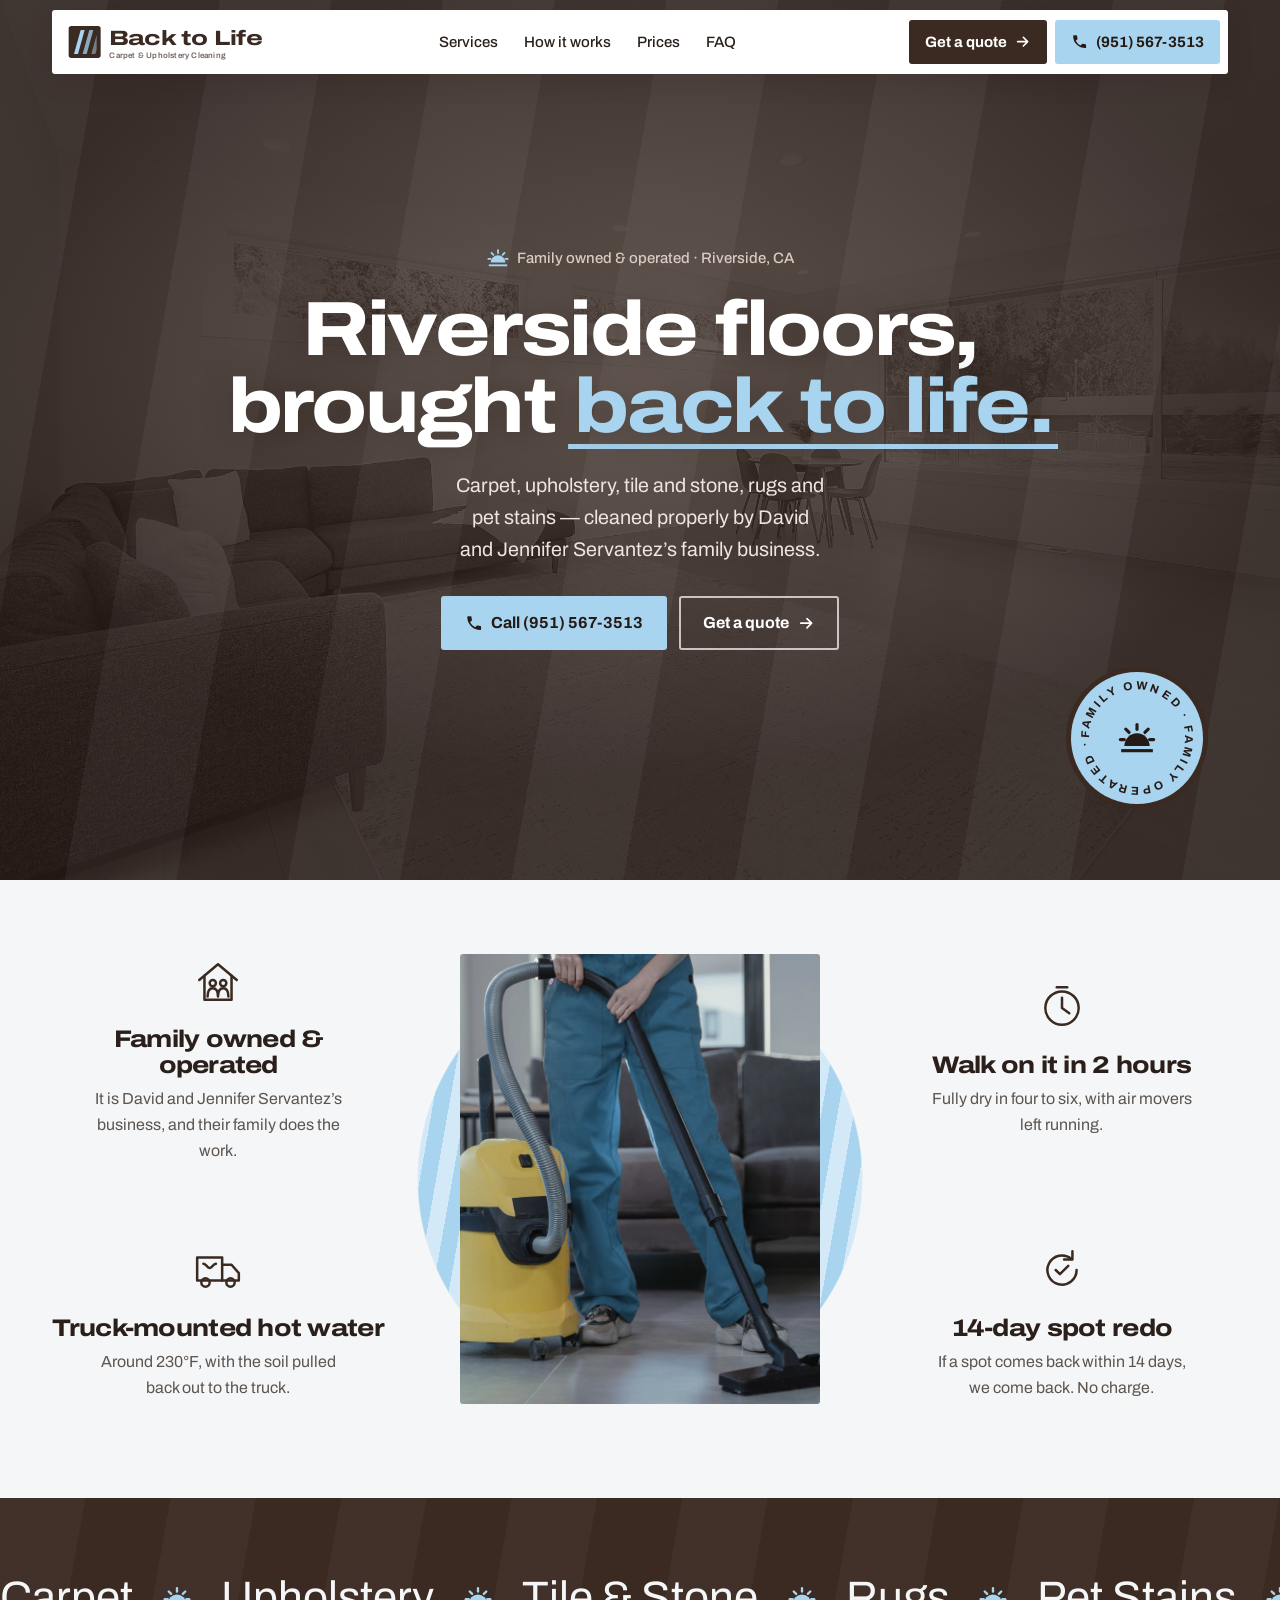
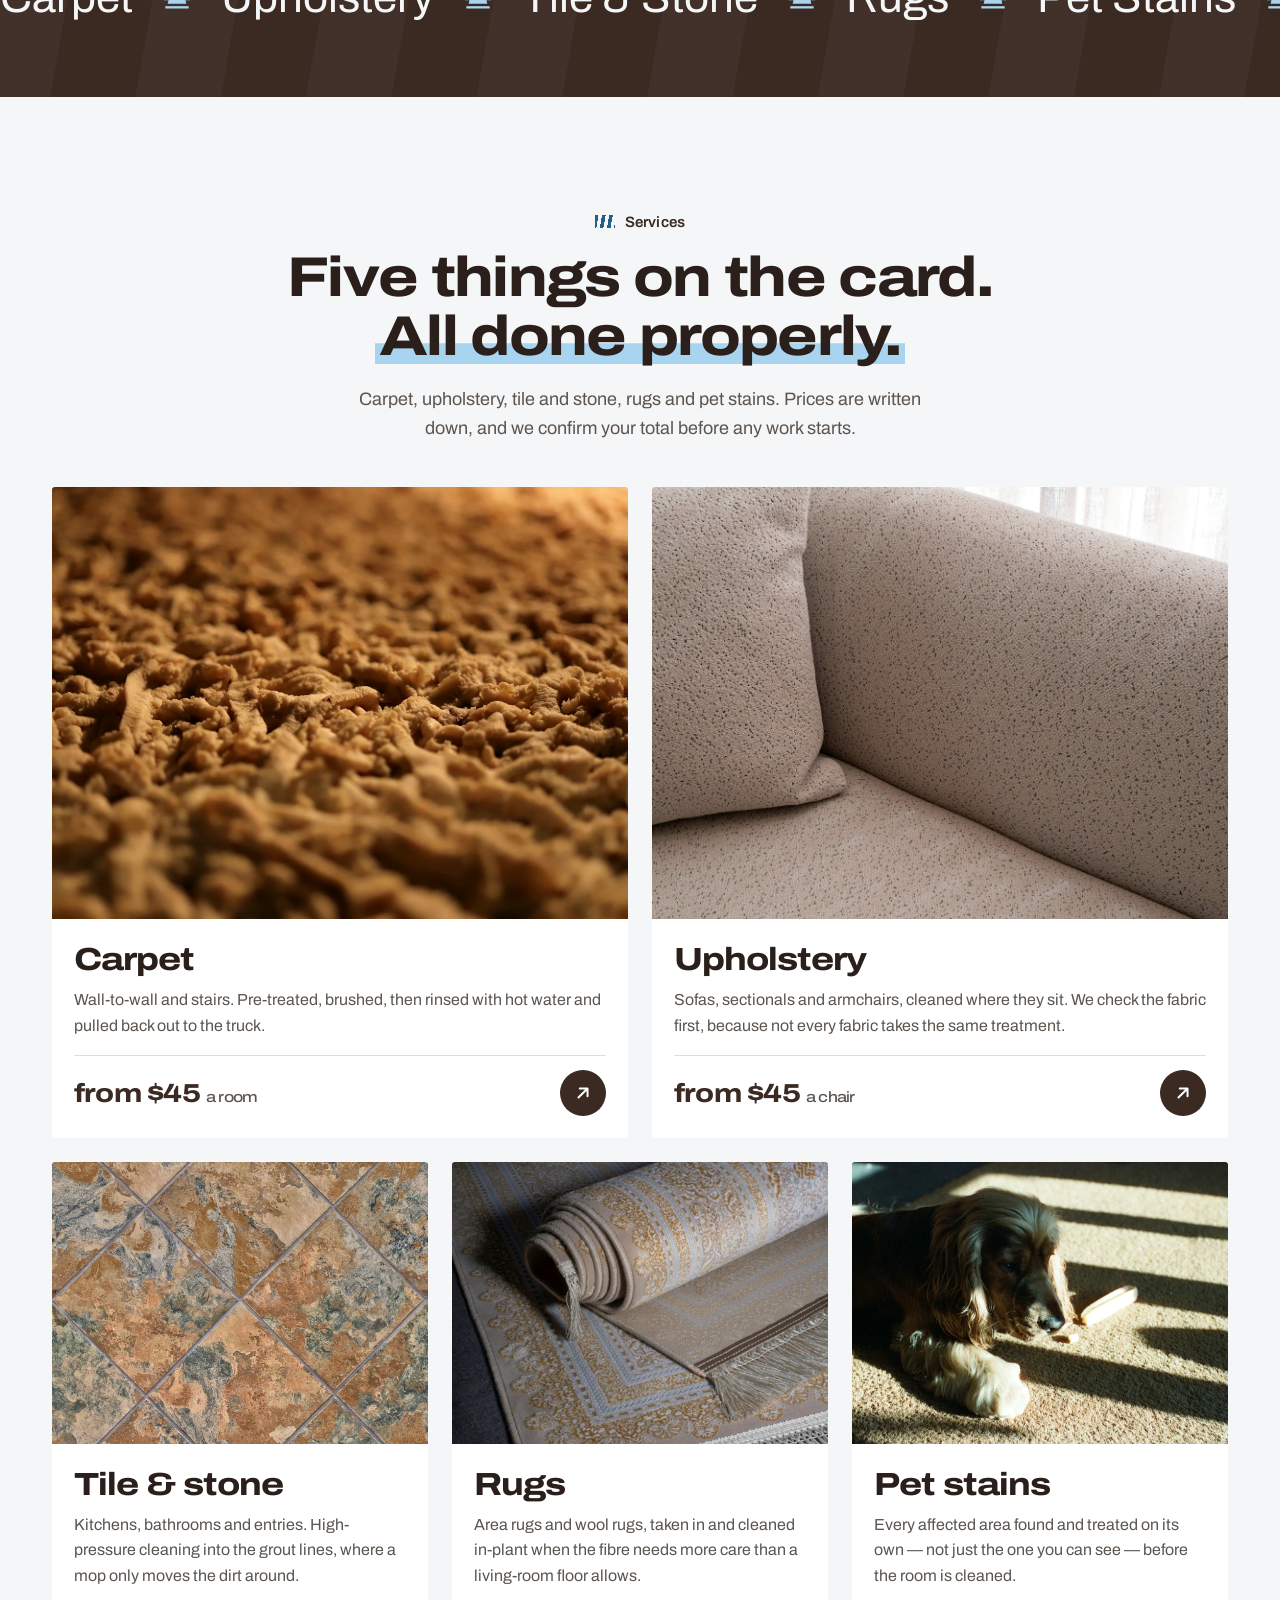
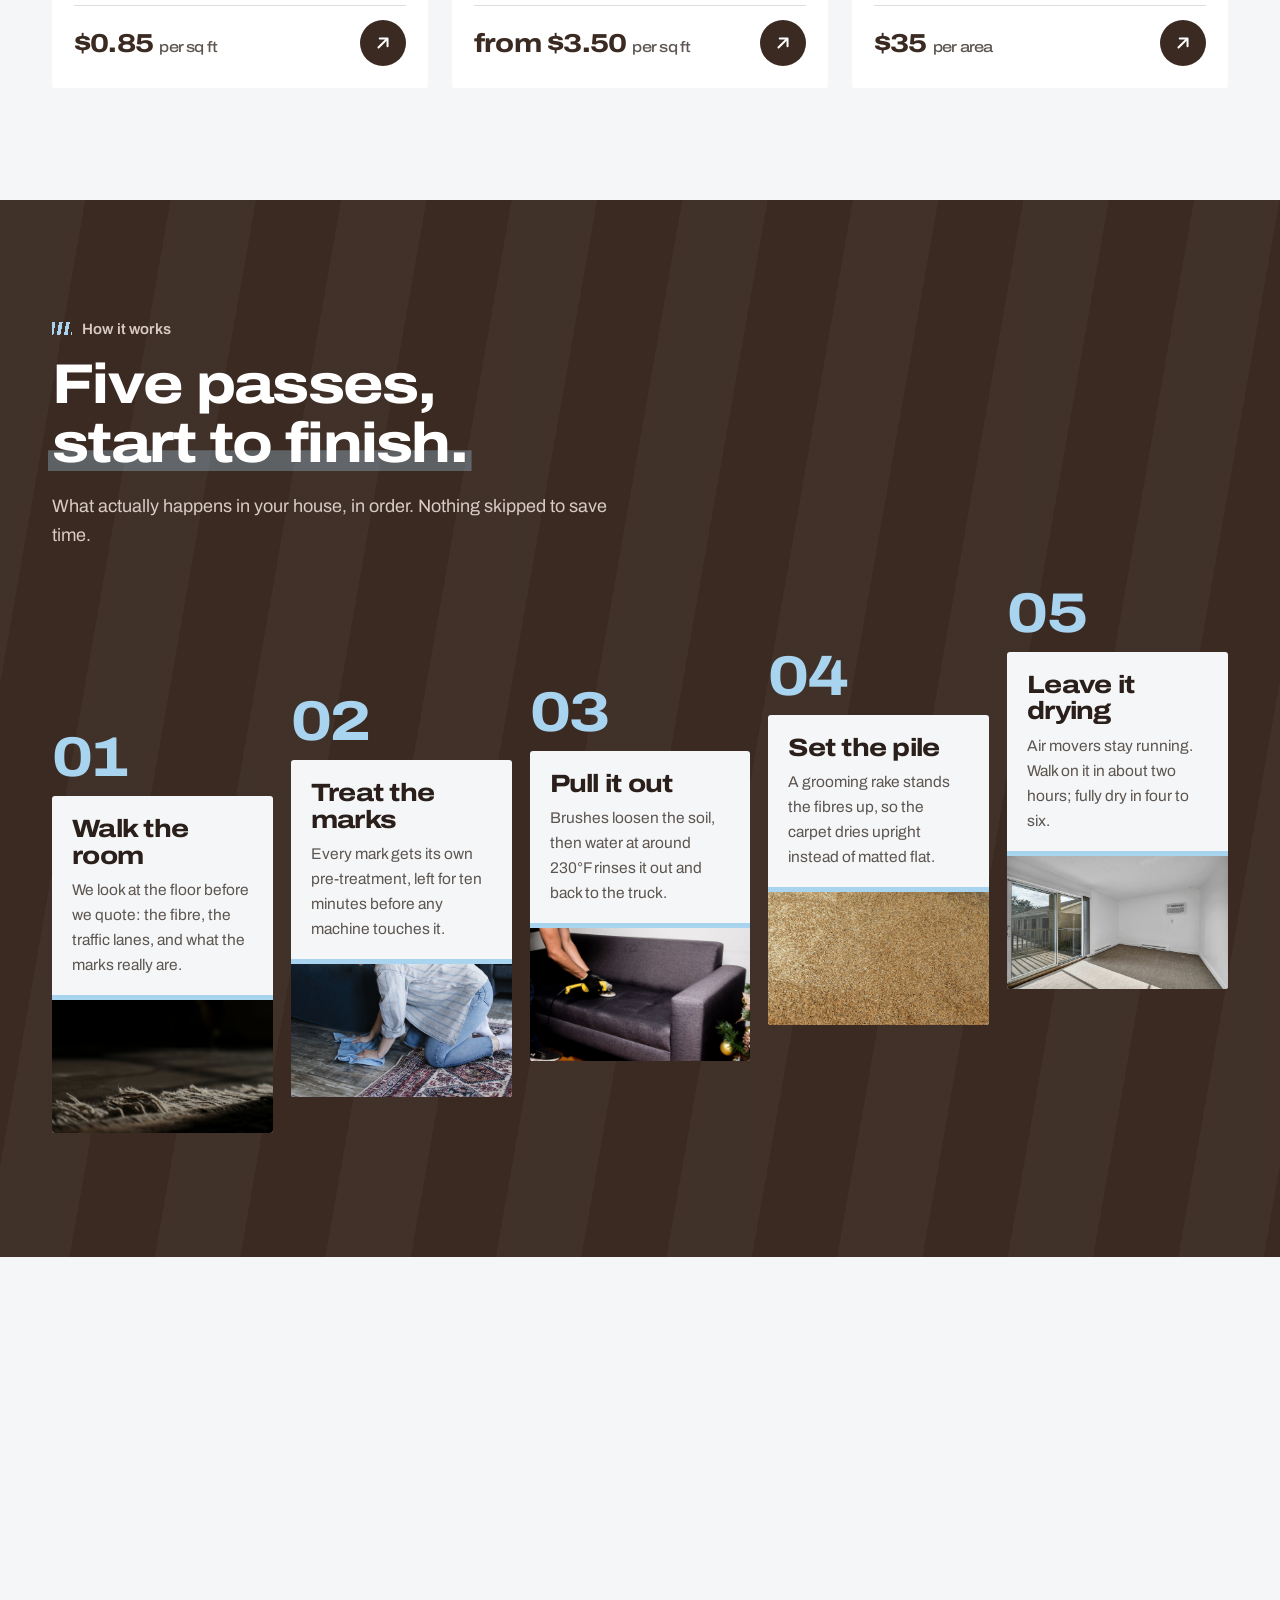
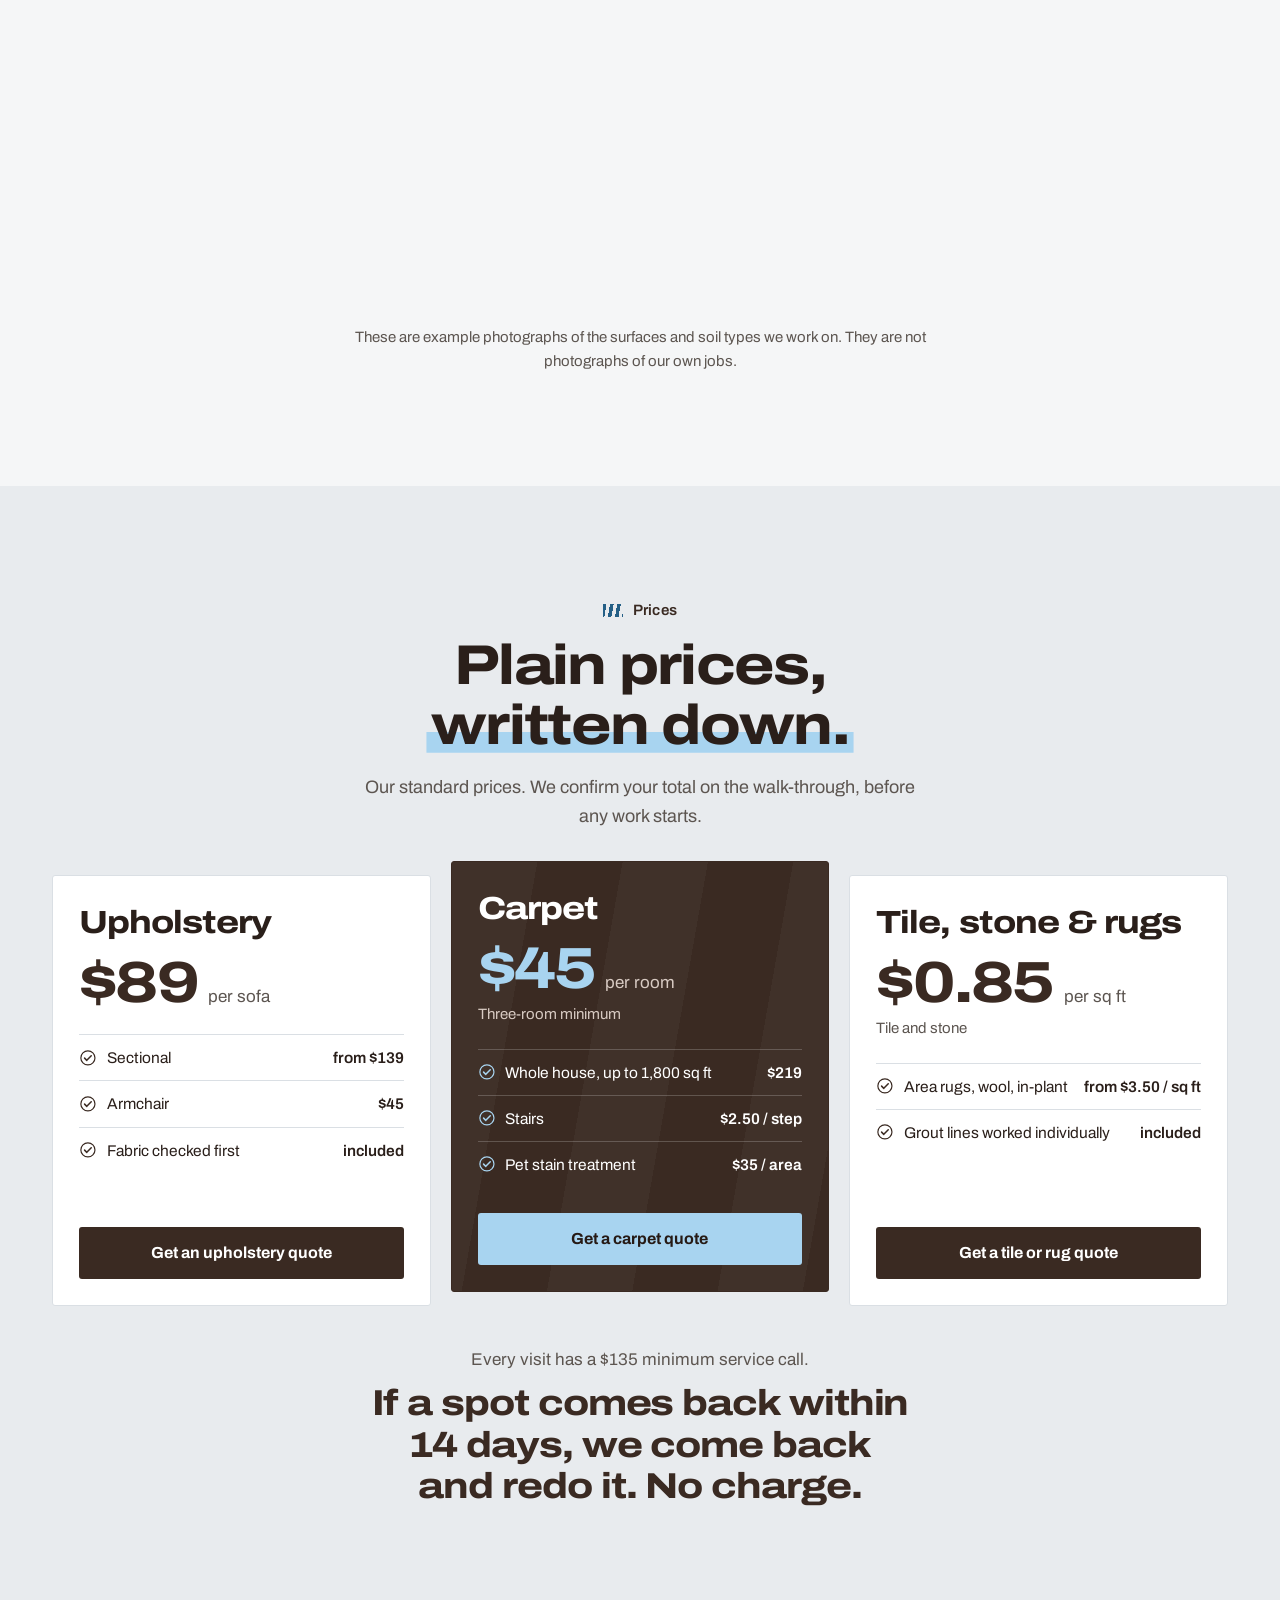
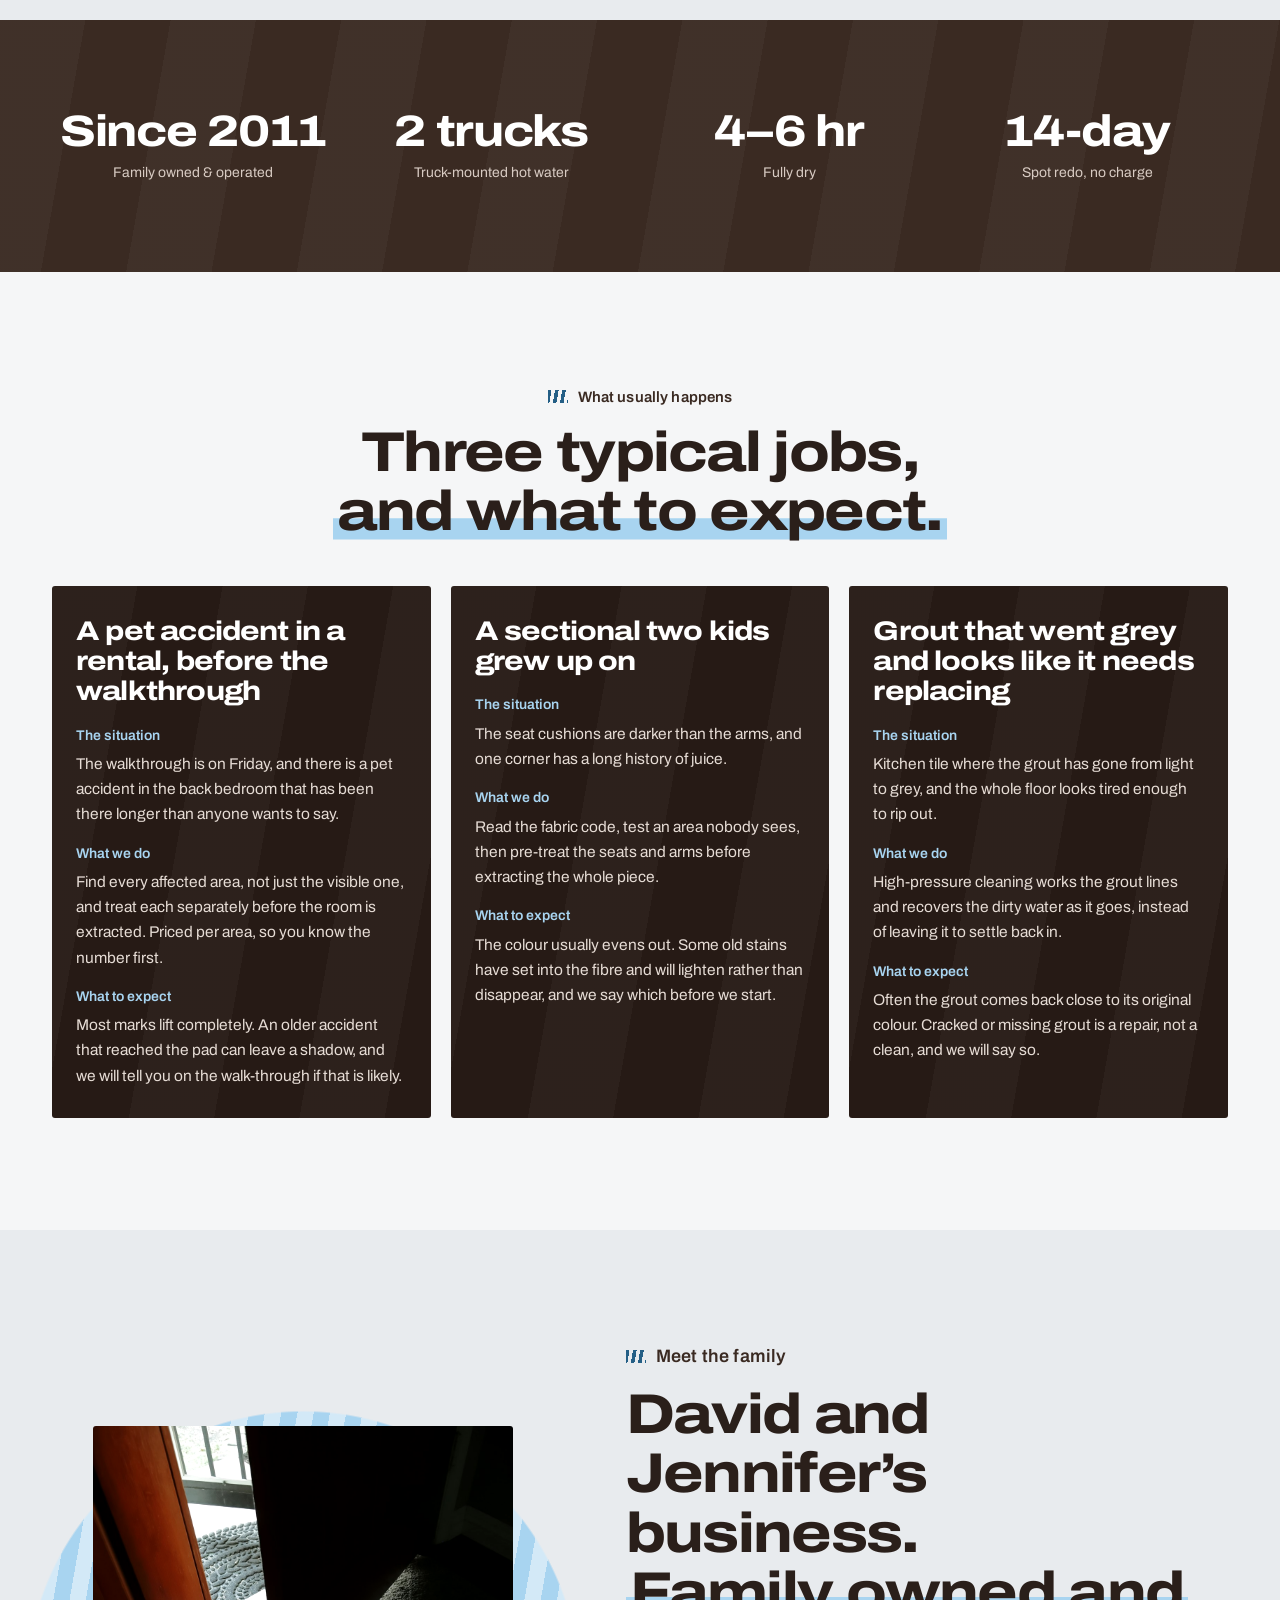
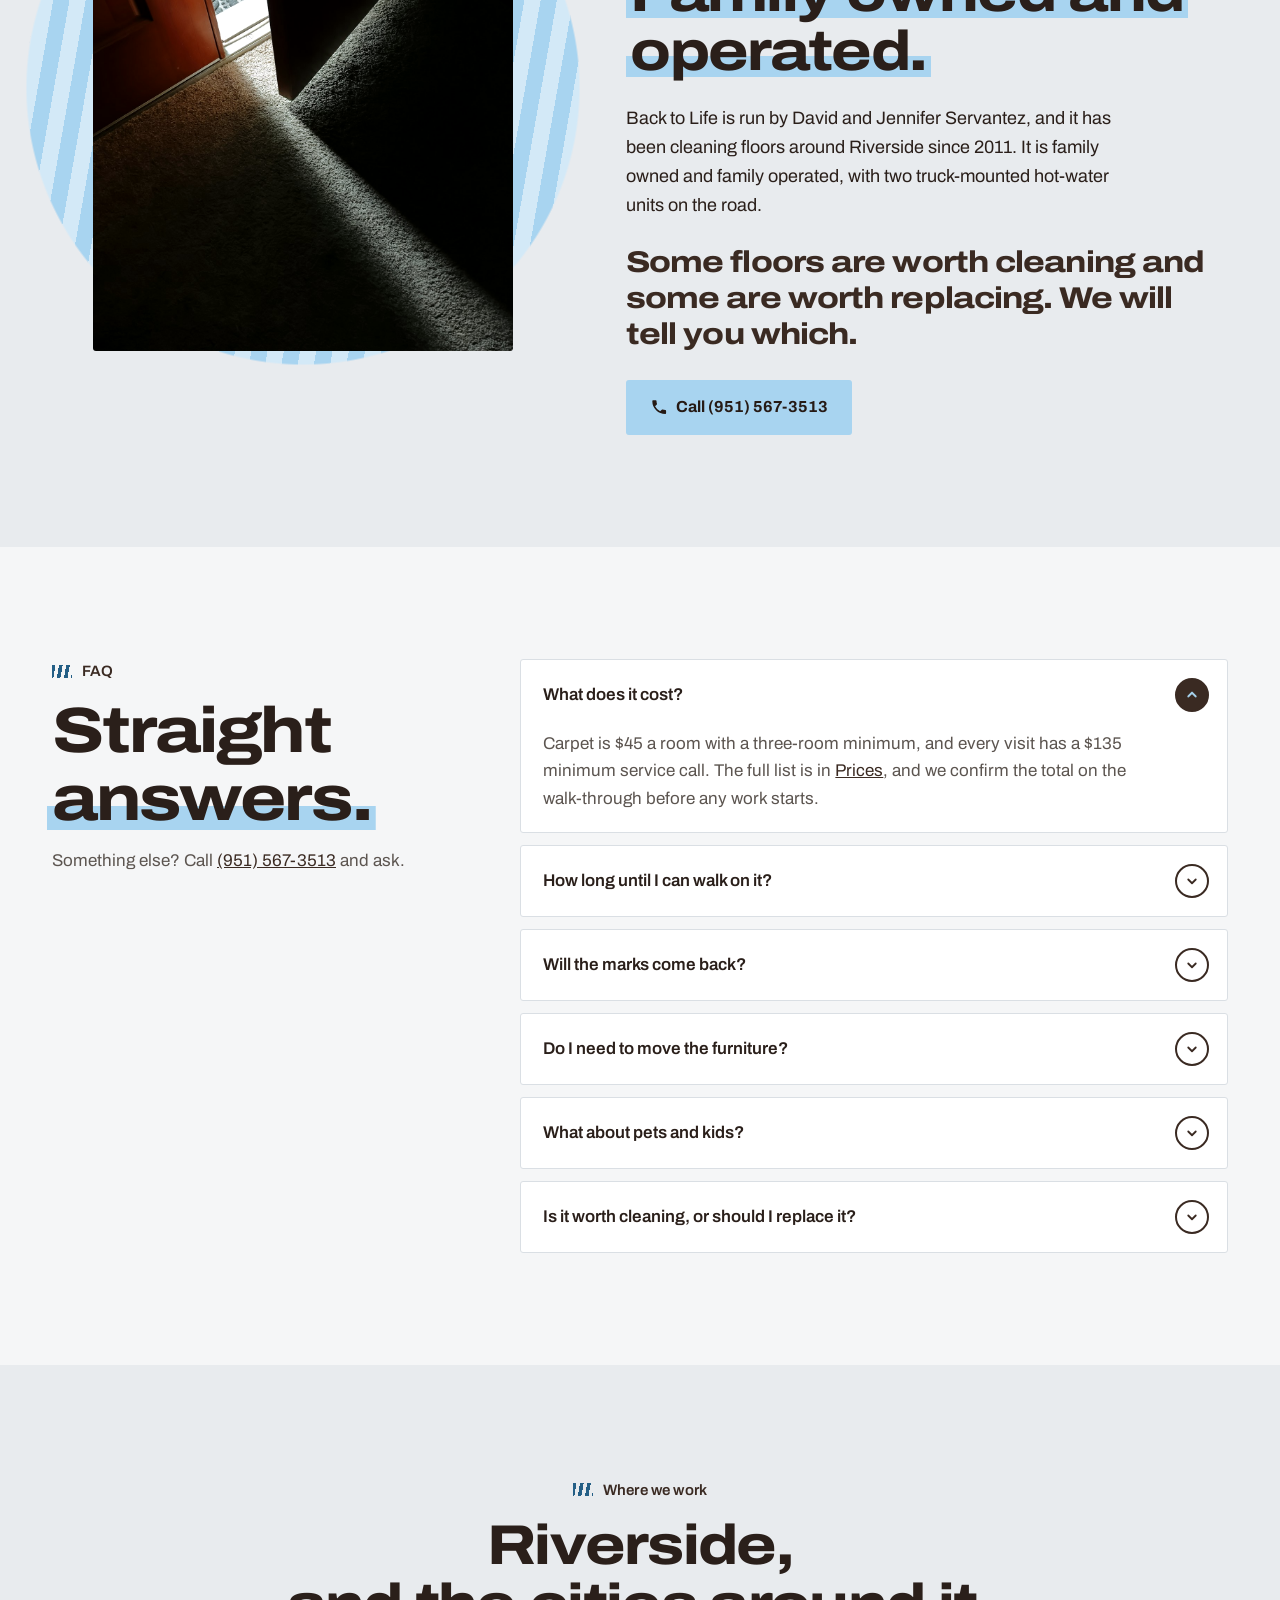
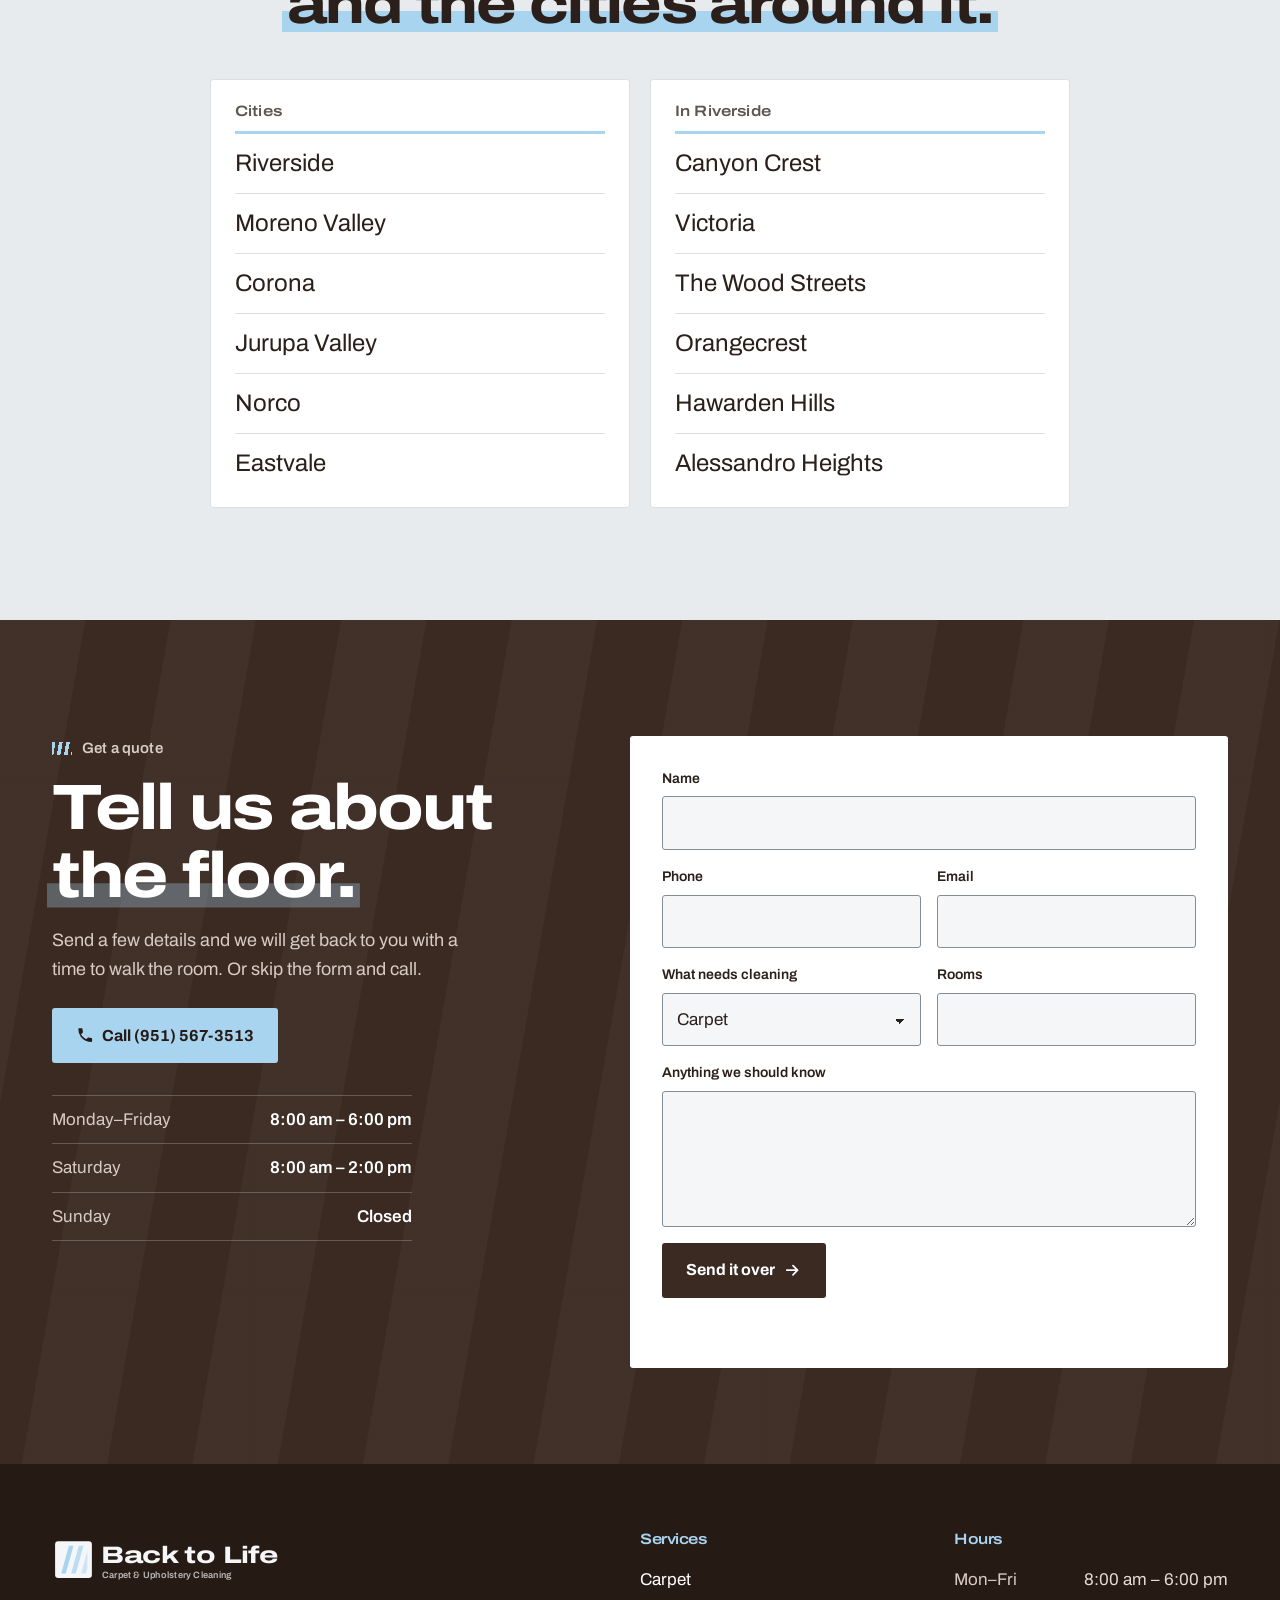
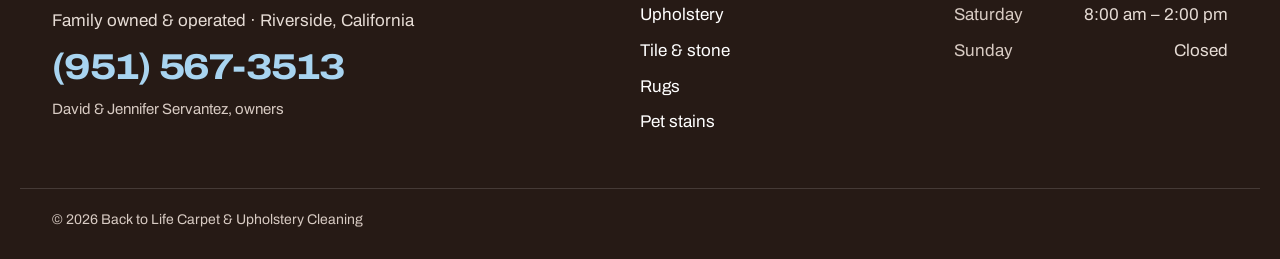
<file: g/index.html>
<!doctype html>
<html lang="en">
<head>
  <meta charset="utf-8">
  <meta name="viewport" content="width=device-width, initial-scale=1">
  <title>Back to Life Carpet &amp; Upholstery Cleaning · Riverside, CA</title>
  <meta name="description" content="Family owned and operated carpet, upholstery, tile and stone, rug and pet stain cleaning in Riverside, California. Call (951) 567-3513.">
  <meta name="robots" content="noindex, nofollow">
  <!-- CONCEPT G (fresh lines) — spec mockup for a prospect. Not launched. Same layout as Concepts A to D; new palette, type and proposed logo. Many details are illustrative — see HANDOFF-FOR-JOHN.md §0. -->
  <link rel="preconnect" href="https://fonts.googleapis.com">
  <link rel="preconnect" href="https://fonts.gstatic.com" crossorigin>
  <link href="https://fonts.googleapis.com/css2?family=Archivo:wdth,wght@62..125,400..800&display=swap" rel="stylesheet">
  <link rel="stylesheet" href="styles.css">
  <script>document.documentElement.classList.add('js');</script>
</head>
<body>
  <!-- ============ SVG sprite: logo + icons ============ -->
  <svg width="0" height="0" style="position:absolute" aria-hidden="true" focusable="false">
    <!-- Logo: CONCEPT G — a proposed refresh (a tile of groomed stripes). Not their mark; for discussion only. -->
    <symbol id="logo" viewBox="0 0 300 72">
      <rect x="4" y="12" width="48" height="48" rx="4" fill="currentColor"/>
      <g fill="#A8D4F0"><path d="M12 54 L22 18 L28 18 L18 54 Z"/><path d="M25 54 L35 18 L41 18 L31 54 Z" opacity=".75"/><path d="M38 54 L46 25 L46 47 L44 54 Z" opacity=".5"/></g>
      <text x="64" y="41" textLength="230" lengthAdjust="spacingAndGlyphs" font-family="'Archivo', system-ui, sans-serif" font-weight="750" font-size="31" style="font-stretch: 120%" letter-spacing="-.6" fill="currentColor">Back to Life</text>
      <text x="65" y="60" font-family="'Archivo', system-ui, sans-serif" font-weight="600" font-size="12" letter-spacing=".3" fill="currentColor" opacity=".72">Carpet &amp; Upholstery Cleaning</text>
    </symbol>
    <symbol id="i-sun" viewBox="0 0 24 24"><path fill="currentColor" d="M4 17a8 8 0 0 1 16 0z"/><g stroke="currentColor" stroke-width="2" stroke-linecap="round"><path d="M12 3.5v3"/><path d="M4.9 6.4l2.1 2.1"/><path d="M19.1 6.4 17 8.5"/><path d="M1.5 13h2.5"/><path d="M20 13h2.5"/></g><path fill="currentColor" d="M2 19h20v2H2z"/></symbol>
    <symbol id="i-phone" viewBox="0 0 24 24"><path fill="currentColor" d="M6.6 10.8a15.2 15.2 0 0 0 6.6 6.6l2.2-2.2c.3-.3.7-.4 1-.2 1.1.4 2.3.6 3.6.6.6 0 1 .4 1 1V20c0 .6-.4 1-1 1A17 17 0 0 1 3 4c0-.6.4-1 1-1h3.5c.6 0 1 .4 1 1 0 1.3.2 2.5.6 3.6.1.3 0 .7-.2 1z"/></symbol>
    <symbol id="i-arrow" viewBox="0 0 24 24"><path fill="none" stroke="currentColor" stroke-width="2.2" stroke-linecap="round" stroke-linejoin="round" d="M5 12h14M13 6l6 6-6 6"/></symbol>
    <symbol id="i-check" viewBox="0 0 24 24"><circle cx="12" cy="12" r="9.5" fill="none" stroke="currentColor" stroke-width="1.6"/><path fill="none" stroke="currentColor" stroke-width="2" stroke-linecap="round" stroke-linejoin="round" d="M7.5 12.3l3 3 6-6.3"/></symbol>
    <symbol id="i-chev" viewBox="0 0 24 24"><path fill="none" stroke="currentColor" stroke-width="2.4" stroke-linecap="round" stroke-linejoin="round" d="M7 10l5 5 5-5"/></symbol>
    <symbol id="i-home" viewBox="0 0 48 48"><g fill="none" stroke="currentColor" stroke-width="2.4" stroke-linecap="round" stroke-linejoin="round"><path d="M6 22 24 7l18 15"/><path d="M11 18v23h26V18"/><circle cx="19" cy="25" r="3"/><circle cx="29" cy="25" r="3"/><path d="M14 38c0-5 2-8 5-8s5 3 5 8M24 38c0-5 2-8 5-8s5 3 5 8"/></g></symbol>
    <symbol id="i-truck" viewBox="0 0 48 48"><g fill="none" stroke="currentColor" stroke-width="2.4" stroke-linecap="round" stroke-linejoin="round"><path d="M4 12h24v22H4z"/><path d="M28 19h9l7 8v7H28"/><circle cx="12" cy="36" r="4"/><circle cx="36" cy="36" r="4"/><path d="M10 18c3 0 3 4 6 4s3-4 6-4"/></g></symbol>
    <symbol id="i-clock" viewBox="0 0 48 48"><g fill="none" stroke="currentColor" stroke-width="2.4" stroke-linecap="round" stroke-linejoin="round"><circle cx="24" cy="25" r="16"/><path d="M24 15v10l7 5"/><path d="M19 5h10"/></g></symbol>
    <symbol id="i-redo" viewBox="0 0 48 48"><g fill="none" stroke="currentColor" stroke-width="2.4" stroke-linecap="round" stroke-linejoin="round"><path d="M38 24a14 14 0 1 1-5-10.7"/><path d="M34 6v8h-8"/><path d="M18 24l4 4 8-8"/></g></symbol>
  </svg>

  <a class="skip-link" href="#main">Skip to content</a>

  <!-- ============ HEADER — floating white bar ============ -->
  <header class="site-header">
    <div class="wrap">
      <div class="header-bar">
        <a class="brand" href="#top" aria-label="Back to Life Carpet and Upholstery Cleaning, back to top">
          <svg class="logo" viewBox="0 0 300 72" aria-hidden="true"><use href="#logo"/></svg>
        </a>
        <nav class="site-nav" aria-label="Main">
          <ul>
            <li><a href="#services">Services</a></li>
            <li><a href="#how">How it works</a></li>
            <li><a href="#prices">Prices</a></li>
            <li><a href="#faq">FAQ</a></li>
          </ul>
        </nav>
        <div class="header-actions">
          <a class="btn btn-dark btn-sm header-quote" href="#contact">Get a quote <svg class="ico" aria-hidden="true"><use href="#i-arrow"/></svg></a>
          <a class="btn btn-accent btn-sm" href="tel:+19515673513"><svg class="ico" aria-hidden="true"><use href="#i-phone"/></svg><span class="hide-sm">(951) 567-3513</span><span class="show-sm">Call</span></a>
        </div>
      </div>
    </div>
  </header>

  <main id="main">

    <!-- ============ HERO ============ -->
    <section class="hero band-dark" id="top" aria-labelledby="hero-title">
      <!-- PLACEHOLDER stock (Unsplash) — greyscale under an espresso overlay -->
      <img class="hero-bg" src="../assets/PLACEHOLDER-hero-room.jpg" width="2400" height="1600" fetchpriority="high"
           alt="" aria-hidden="true">
      <div class="hero-scrim" aria-hidden="true"></div>
      <div class="hero-sun" aria-hidden="true"></div>
      <div class="wrap hero-inner">
        <p class="kicker reveal"><svg class="ico" aria-hidden="true"><use href="#i-sun"/></svg> Family owned &amp; operated · Riverside, CA</p>
        <h1 id="hero-title" class="reveal">Riverside floors,<br class="br-lg"> brought <span class="hl">back to life.</span></h1>
        <p class="hero-lede reveal">Carpet, upholstery, tile and stone, rugs and pet stains — cleaned properly by David and Jennifer Servantez’s family business.</p>
        <div class="hero-ctas reveal">
          <a class="btn btn-accent" href="tel:+19515673513"><svg class="ico" aria-hidden="true"><use href="#i-phone"/></svg> Call (951) 567-3513</a>
          <a class="btn btn-light" href="#contact">Get a quote <svg class="ico" aria-hidden="true"><use href="#i-arrow"/></svg></a>
        </div>
      </div>
      <div class="stamp" aria-hidden="true">
        <svg viewBox="0 0 120 120" class="stamp-ring">
          <defs><path id="stamp-path" d="M60 60 m-44 0 a44 44 0 1 1 88 0 a44 44 0 1 1 -88 0"/></defs>
          <text><textPath href="#stamp-path" startOffset="0" textLength="272" lengthAdjust="spacing">FAMILY OWNED · FAMILY OPERATED ·</textPath></text>
        </svg>
        <svg class="stamp-sun" viewBox="0 0 24 24"><use href="#i-sun"/></svg>
      </div>
      <div class="edge edge-bottom" style="--edge: var(--bg)" aria-hidden="true"></div>
    </section>

    <!-- ============ FEATURES ============ -->
    <section class="features band-light" aria-label="Why Back to Life">
      <div class="wrap features-grid">
        <div class="feature reveal">
          <svg class="feature-ico" aria-hidden="true"><use href="#i-home"/></svg>
          <h2>Family owned &amp; operated</h2>
          <p>It is David and Jennifer Servantez’s business, and their family does the work.</p>
        </div>
        <div class="feature reveal">
          <svg class="feature-ico" aria-hidden="true"><use href="#i-truck"/></svg>
          <h2>Truck-mounted hot water</h2>
          <p>Around 230°F, with the soil pulled back out to the truck.</p>
        </div>
        <figure class="features-media reveal">
          <div class="sun-disc" aria-hidden="true"></div>
          <div class="frame">
            <!-- PLACEHOLDER stock (Pexels 6195273), coveralls recoloured to sky blue -->
            <img src="../assets/PLACEHOLDER-feature-clean-g.jpg" width="1400" height="933" loading="lazy"
                 alt="A technician in work coveralls cleaning a living-room floor beside a grey sofa">

          </div>
        </figure>
        <div class="feature reveal">
          <svg class="feature-ico" aria-hidden="true"><use href="#i-clock"/></svg>
          <h2>Walk on it in 2 hours</h2>
          <p>Fully dry in four to six, with air movers left running.</p>
        </div>
        <div class="feature reveal">
          <svg class="feature-ico" aria-hidden="true"><use href="#i-redo"/></svg>
          <h2>14-day spot redo</h2>
          <p>If a spot comes back within 14 days, we come back. No charge.</p>
        </div>
      </div>
    </section>

    <!-- ============ MARQUEE — real services only ============ -->
    <section class="marquee band-dark" aria-label="Services">
      <div class="edge edge-top" style="--edge: var(--bg)" aria-hidden="true"></div>
      <ul class="visually-hidden">
        <li>Carpet</li><li>Upholstery</li><li>Tile and stone</li><li>Rugs</li><li>Pet stains</li>
      </ul>
      <div class="marquee-track" aria-hidden="true">
        <div class="marquee-group">
          <span>Carpet</span><svg class="ico"><use href="#i-sun"/></svg>
          <span>Upholstery</span><svg class="ico"><use href="#i-sun"/></svg>
          <span>Tile &amp; Stone</span><svg class="ico"><use href="#i-sun"/></svg>
          <span>Rugs</span><svg class="ico"><use href="#i-sun"/></svg>
          <span>Pet Stains</span><svg class="ico"><use href="#i-sun"/></svg>
          <span>Family Owned</span><svg class="ico"><use href="#i-sun"/></svg>
        </div>
        <div class="marquee-group">
          <span>Carpet</span><svg class="ico"><use href="#i-sun"/></svg>
          <span>Upholstery</span><svg class="ico"><use href="#i-sun"/></svg>
          <span>Tile &amp; Stone</span><svg class="ico"><use href="#i-sun"/></svg>
          <span>Rugs</span><svg class="ico"><use href="#i-sun"/></svg>
          <span>Pet Stains</span><svg class="ico"><use href="#i-sun"/></svg>
          <span>Family Owned</span><svg class="ico"><use href="#i-sun"/></svg>
        </div>
      </div>
      <div class="edge edge-bottom" style="--edge: var(--bg)" aria-hidden="true"></div>
    </section>

    <!-- ============ SERVICES — the five on the card ============ -->
    <section class="section band-light" id="services" aria-labelledby="services-title">
      <div class="wrap">
        <header class="section-head center reveal">
          <p class="eyebrow">Services</p>
          <h2 id="services-title">Five things on the card.<br> <span class="hl">All done properly.</span></h2>
          <p class="section-lede">Carpet, upholstery, tile and stone, rugs and pet stains. Prices are written down, and we confirm your total before any work starts.</p>
        </header>

        <div class="service-grid">
          <article class="service service-lg reveal">
            <div class="frame frame-43"><img src="../assets/PLACEHOLDER-service-carpet.jpg" width="1200" height="800" loading="lazy" alt="Close-up of dense tan carpet pile, shallow focus"></div>
            <div class="service-body">
              <h3>Carpet</h3>
              <p>Wall-to-wall and stairs. Pre-treated, brushed, then rinsed with hot water and pulled back out to the truck.</p>
              <div class="service-foot"><span class="price">from $45 <small>a room</small></span><a class="round-btn" href="#prices" aria-label="Carpet prices"><svg aria-hidden="true"><use href="#i-arrow"/></svg></a></div>
            </div>
          </article>

          <article class="service service-lg reveal">
            <div class="frame frame-43"><img src="../assets/PLACEHOLDER-service-upholstery.jpg" width="1200" height="1800" loading="lazy" alt="The arm and seat of a textured oatmeal fabric sofa in soft window light"></div>
            <div class="service-body">
              <h3>Upholstery</h3>
              <p>Sofas, sectionals and armchairs, cleaned where they sit. We check the fabric first, because not every fabric takes the same treatment.</p>
              <div class="service-foot"><span class="price">from $45 <small>a chair</small></span><a class="round-btn" href="#prices" aria-label="Upholstery prices"><svg aria-hidden="true"><use href="#i-arrow"/></svg></a></div>
            </div>
          </article>

          <article class="service reveal">
            <div class="frame frame-43"><img src="../assets/PLACEHOLDER-service-tile.jpg" width="1200" height="1200" loading="lazy" alt="Warm-toned stone-look floor tile laid on the diagonal, grout lines visible"></div>
            <div class="service-body">
              <h3>Tile &amp; stone</h3>
              <p>Kitchens, bathrooms and entries. High-pressure cleaning into the grout lines, where a mop only moves the dirt around.</p>
              <div class="service-foot"><span class="price">$0.85 <small>per sq ft</small></span><a class="round-btn" href="#prices" aria-label="Tile and stone prices"><svg aria-hidden="true"><use href="#i-arrow"/></svg></a></div>
            </div>
          </article>

          <article class="service reveal">
            <div class="frame frame-43"><img src="../assets/PLACEHOLDER-service-rugs.jpg" width="1200" height="1800" loading="lazy" alt="A patterned area rug rolled up on top of another rug"></div>
            <div class="service-body">
              <h3>Rugs</h3>
              <p>Area rugs and wool rugs, taken in and cleaned in-plant when the fibre needs more care than a living-room floor allows.</p>
              <div class="service-foot"><span class="price">from $3.50 <small>per sq ft</small></span><a class="round-btn" href="#prices" aria-label="Rug prices"><svg aria-hidden="true"><use href="#i-arrow"/></svg></a></div>
            </div>
          </article>

          <article class="service reveal">
            <div class="frame frame-43"><img src="../assets/PLACEHOLDER-service-pet.jpg" width="1200" height="796" loading="lazy" alt="A spaniel resting on a light carpet in bands of sunlight"></div>
            <div class="service-body">
              <h3>Pet stains</h3>
              <p>Every affected area found and treated on its own — not just the one you can see — before the room is cleaned.</p>
              <div class="service-foot"><span class="price">$35 <small>per area</small></span><a class="round-btn" href="#prices" aria-label="Pet stain prices"><svg aria-hidden="true"><use href="#i-arrow"/></svg></a></div>
            </div>
          </article>
        </div>
      </div>
    </section>

    <!-- ============ HOW IT WORKS — five staggered step cards ============ -->
    <section class="how band-dark" id="how" aria-labelledby="how-title">
      <div class="edge edge-top" style="--edge: var(--bg)" aria-hidden="true"></div>
      <div class="wrap">
        <header class="section-head reveal">
          <p class="eyebrow eyebrow-light">How it works</p>
          <h2 id="how-title">Five passes, <span class="hl">start to finish.</span></h2>
          <p class="section-lede">What actually happens in your house, in order. Nothing skipped to save time.</p>
        </header>

        <ol class="steps">
          <li class="step reveal">
            <span class="step-num" aria-hidden="true">01</span>
            <div class="step-card">
              <h3><span class="visually-hidden">Step 1: </span>Walk the room</h3>
              <p>We look at the floor before we quote: the fibre, the traffic lanes, and what the marks really are.</p>
              <div class="step-img"><img src="../assets/PLACEHOLDER-pass-01.jpg" width="1400" height="933" loading="lazy" alt="A floor-level view across carpet pile in low raking light"></div>
            </div>
          </li>
          <li class="step reveal">
            <span class="step-num" aria-hidden="true">02</span>
            <div class="step-card">
              <h3><span class="visually-hidden">Step 2: </span>Treat the marks</h3>
              <p>Every mark gets its own pre-treatment, left for ten minutes before any machine touches it.</p>
              <div class="step-img step-img-low"><img src="../assets/PLACEHOLDER-pass-02.jpg" width="1400" height="2100" loading="lazy" alt="Someone on hands and knees working a cloth over one spot at floor level, beside a patterned rug"></div>
            </div>
          </li>
          <li class="step reveal">
            <span class="step-num" aria-hidden="true">03</span>
            <div class="step-card">
              <h3><span class="visually-hidden">Step 3: </span>Pull it out</h3>
              <p>Brushes loosen the soil, then water at around 230°F rinses it out and back to the truck.</p>
              <div class="step-img"><img src="../assets/PLACEHOLDER-ba-sofa-before.jpg" width="1000" height="667" loading="lazy" alt="A grey fabric sofa seat being worked over with a rotary brush"></div>
            </div>
          </li>
          <li class="step reveal">
            <span class="step-num" aria-hidden="true">04</span>
            <div class="step-card">
              <h3><span class="visually-hidden">Step 4: </span>Set the pile</h3>
              <p>A grooming rake stands the fibres up, so the carpet dries upright instead of matted flat.</p>
              <div class="step-img"><img src="../assets/PLACEHOLDER-pass-04.jpg" width="1400" height="932" loading="lazy" alt="Carpet pile standing upright and even across the frame"></div>
            </div>
          </li>
          <li class="step reveal">
            <span class="step-num" aria-hidden="true">05</span>
            <div class="step-card">
              <h3><span class="visually-hidden">Step 5: </span>Leave it drying</h3>
              <p>Air movers stay running. Walk on it in about two hours; fully dry in four to six.</p>
              <div class="step-img"><img src="../assets/PLACEHOLDER-pass-05.jpg" width="1400" height="935" loading="lazy" alt="An empty carpeted room with sun coming through a sliding glass door"></div>
            </div>
          </li>
        </ol>
      </div>
      <div class="edge edge-bottom" style="--edge: var(--bg)" aria-hidden="true"></div>
    </section>

    <!-- ============ BEFORE / AFTER — static splits, honestly labelled ============ -->
    <section class="section band-light" id="before-after" aria-labelledby="ba-title">
      <div class="wrap">
        <header class="section-head center reveal">
          <p class="eyebrow">Before &amp; after</p>
          <h2 id="ba-title">What the soil looks like,<br> <span class="hl">and what it should.</span></h2>
        </header>

        <div class="ba-grid">
          <figure class="ba reveal">
            <div class="ba-pair">
              <div class="ba-half"><img src="../assets/PLACEHOLDER-ba-stairs-before.jpg" width="1000" height="667" loading="lazy" alt="Worn red stair carpet with grit ground into the treads"><span class="ba-label">Before</span></div>
              <div class="ba-half"><img src="../assets/PLACEHOLDER-ba-stairs-after.jpg" width="1000" height="645" loading="lazy" alt="Clean red stair carpet with crisp, even pile on the nosings"><span class="ba-label ba-label-after">After</span></div>
            </div>
            <figcaption>Stair carpet, ground-in soil on the treads and nosings</figcaption>
          </figure>
          <figure class="ba reveal">
            <div class="ba-pair">
              <div class="ba-half"><img src="../assets/PLACEHOLDER-ba-tile-before.jpg" width="1000" height="667" loading="lazy" alt="Grey floor tile with a dull surface film and darkened grout lines"><span class="ba-label">Before</span></div>
              <div class="ba-half"><img src="../assets/PLACEHOLDER-ba-tile-after.jpg" width="1000" height="667" loading="lazy" alt="Clean hexagonal floor tile with light, even grout lines"><span class="ba-label ba-label-after">After</span></div>
            </div>
            <figcaption>Floor tile, surface film and grey grout</figcaption>
          </figure>
          <figure class="ba reveal">
            <div class="ba-pair">
              <div class="ba-half"><img src="../assets/PLACEHOLDER-ba-sofa-before.jpg" width="1000" height="667" loading="lazy" alt="A grey woven-fabric sofa seat being worked over with a rotary brush"><span class="ba-label">Before</span></div>
              <div class="ba-half"><img src="../assets/PLACEHOLDER-ba-sofa-after.jpg" width="1000" height="750" loading="lazy" alt="A clean grey woven-fabric sofa with even colour across the cushions"><span class="ba-label ba-label-after">After</span></div>
            </div>
            <figcaption>Woven fabric sofa, body soil on the seat cushions</figcaption>
          </figure>
        </div>
        <p class="ba-note">These are example photographs of the surfaces and soil types we work on. They are not photographs of our own jobs.</p>
      </div>
    </section>

    <!-- ============ PRICING — three cards, no ranking flags ============ -->
    <section class="section band-light2" id="prices" aria-labelledby="prices-title">
      <div class="wrap">
        <header class="section-head center reveal">
          <p class="eyebrow">Prices</p>
          <h2 id="prices-title">Plain prices,<br> <span class="hl">written down.</span></h2>
          <p class="section-lede">Our standard prices. We confirm your total on the walk-through, before any work starts.</p>
        </header>

        <div class="price-grid">
          <article class="price-card reveal">
            <h3>Upholstery</h3>
            <p class="price-big"><span>$89</span> per sofa</p>
            <ul class="price-list">
              <li><svg class="ico" aria-hidden="true"><use href="#i-check"/></svg><span>Sectional</span><b>from $139</b></li>
              <li><svg class="ico" aria-hidden="true"><use href="#i-check"/></svg><span>Armchair</span><b>$45</b></li>
              <li><svg class="ico" aria-hidden="true"><use href="#i-check"/></svg><span>Fabric checked first</span><b>included</b></li>
            </ul>
            <a class="btn btn-dark btn-block" href="#contact">Get an upholstery quote</a>
          </article>

          <article class="price-card price-card-dark reveal">
            <h3>Carpet</h3>
            <p class="price-big"><span>$45</span> per room</p>
            <p class="price-sub">Three-room minimum</p>
            <ul class="price-list">
              <li><svg class="ico" aria-hidden="true"><use href="#i-check"/></svg><span>Whole house, up to 1,800 sq ft</span><b>$219</b></li>
              <li><svg class="ico" aria-hidden="true"><use href="#i-check"/></svg><span>Stairs</span><b>$2.50 / step</b></li>
              <li><svg class="ico" aria-hidden="true"><use href="#i-check"/></svg><span>Pet stain treatment</span><b>$35 / area</b></li>
            </ul>
            <a class="btn btn-accent btn-block" href="#contact">Get a carpet quote</a>
          </article>

          <article class="price-card reveal">
            <h3>Tile, stone &amp; rugs</h3>
            <p class="price-big"><span>$0.85</span> per sq ft</p>
            <p class="price-sub">Tile and stone</p>
            <ul class="price-list">
              <li><svg class="ico" aria-hidden="true"><use href="#i-check"/></svg><span>Area rugs, wool, in-plant</span><b>from $3.50 / sq ft</b></li>
              <li><svg class="ico" aria-hidden="true"><use href="#i-check"/></svg><span>Grout lines worked individually</span><b>included</b></li>
            </ul>
            <a class="btn btn-dark btn-block" href="#contact">Get a tile or rug quote</a>
          </article>
        </div>

        <div class="price-foot reveal">
          <p class="price-min">Every visit has a $135 minimum service call.</p>
          <p class="guarantee">If a spot comes back within 14 days, we come back and redo it. No charge.</p>
        </div>
      </div>
    </section>

    <!-- ============ STAT BAND — operational figures only ============ -->
    <section class="stats band-dark" aria-label="The business in four figures">
      <div class="edge edge-top" style="--edge: var(--bg2)" aria-hidden="true"></div>
      <dl class="wrap stat-grid">
        <div class="stat reveal"><dd>Since 2011</dd><dt>Family owned &amp; operated</dt></div>
        <div class="stat reveal"><dd>2 trucks</dd><dt>Truck-mounted hot water</dt></div>
        <div class="stat reveal"><dd>4–6 hr</dd><dt>Fully dry</dt></div>
        <div class="stat reveal"><dd>14-day</dd><dt>Spot redo, no charge</dt></div>
      </dl>
      <div class="edge edge-bottom" style="--edge: var(--bg)" aria-hidden="true"></div>
    </section>

    <!-- ============ WHAT USUALLY HAPPENS — company voice, no quotes, no names ============ -->
    <section class="section band-light" id="typical-jobs" aria-labelledby="jobs-title">
      <div class="wrap">
        <header class="section-head center reveal">
          <p class="eyebrow">What usually happens</p>
          <h2 id="jobs-title">Three typical jobs,<br> <span class="hl">and what to expect.</span></h2>
        </header>

        <div class="jobs">
          <article class="job reveal">
            <h3>A pet accident in a rental, before the walkthrough</h3>
            <dl>
              <dt>The situation</dt>
              <dd>The walkthrough is on Friday, and there is a pet accident in the back bedroom that has been there longer than anyone wants to say.</dd>
              <dt>What we do</dt>
              <dd>Find every affected area, not just the visible one, and treat each separately before the room is extracted. Priced per area, so you know the number first.</dd>
              <dt>What to expect</dt>
              <dd>Most marks lift completely. An older accident that reached the pad can leave a shadow, and we will tell you on the walk-through if that is likely.</dd>
            </dl>
          </article>
          <article class="job reveal">
            <h3>A sectional two kids grew up on</h3>
            <dl>
              <dt>The situation</dt>
              <dd>The seat cushions are darker than the arms, and one corner has a long history of juice.</dd>
              <dt>What we do</dt>
              <dd>Read the fabric code, test an area nobody sees, then pre-treat the seats and arms before extracting the whole piece.</dd>
              <dt>What to expect</dt>
              <dd>The colour usually evens out. Some old stains have set into the fibre and will lighten rather than disappear, and we say which before we start.</dd>
            </dl>
          </article>
          <article class="job reveal">
            <h3>Grout that went grey and looks like it needs replacing</h3>
            <dl>
              <dt>The situation</dt>
              <dd>Kitchen tile where the grout has gone from light to grey, and the whole floor looks tired enough to rip out.</dd>
              <dt>What we do</dt>
              <dd>High-pressure cleaning works the grout lines and recovers the dirty water as it goes, instead of leaving it to settle back in.</dd>
              <dt>What to expect</dt>
              <dd>Often the grout comes back close to its original colour. Cracked or missing grout is a repair, not a clean, and we will say so.</dd>
            </dl>
          </article>
        </div>
      </div>
    </section>

    <!-- ============ ABOUT ============ -->
    <section class="section band-light2" id="about" aria-labelledby="about-title">
      <div class="wrap about-inner">
        <figure class="about-media reveal">
          <div class="sun-disc sun-disc-lg" aria-hidden="true"></div>
          <div class="frame"><img src="../assets/PLACEHOLDER-about.jpg" width="1200" height="1642" loading="lazy" alt="Light from an open door falling across a dark carpeted floor"></div>
        </figure>
        <div class="about-copy reveal">
          <p class="eyebrow">Meet the family</p>
          <h2 id="about-title">David and Jennifer’s business.<br> <span class="hl">Family owned and operated.</span></h2>
          <p>Back to Life is run by David and Jennifer Servantez, and it has been cleaning floors around Riverside since 2011. It is family owned and family operated, with two truck-mounted hot-water units on the road.</p>
          <p class="about-close">Some floors are worth cleaning and some are worth replacing. We will tell you which.</p>
          <a class="btn btn-accent" href="tel:+19515673513"><svg class="ico" aria-hidden="true"><use href="#i-phone"/></svg> Call (951) 567-3513</a>
        </div>
      </div>
    </section>

    <!-- ============ FAQ — details/summary works without JS ============ -->
    <section class="section band-light" id="faq" aria-labelledby="faq-title">
      <div class="wrap faq-inner">
        <header class="faq-head reveal">
          <p class="eyebrow">FAQ</p>
          <h2 id="faq-title">Straight <span class="hl">answers.</span></h2>
          <p>Something else? Call <a href="tel:+19515673513">(951) 567-3513</a> and ask.</p>
        </header>

        <div class="faq-list">
          <details class="faq-item reveal" open>
            <summary>What does it cost?<span class="faq-chev" aria-hidden="true"><svg><use href="#i-chev"/></svg></span></summary>
            <p>Carpet is $45 a room with a three-room minimum, and every visit has a $135 minimum service call. The full list is in <a href="#prices">Prices</a>, and we confirm the total on the walk-through before any work starts.</p>
          </details>
          <details class="faq-item reveal">
            <summary>How long until I can walk on it?<span class="faq-chev" aria-hidden="true"><svg><use href="#i-chev"/></svg></span></summary>
            <p>About two hours. It is fully dry in four to six, and we leave air movers running to get it there.</p>
          </details>
          <details class="faq-item reveal">
            <summary>Will the marks come back?<span class="faq-chev" aria-hidden="true"><svg><use href="#i-chev"/></svg></span></summary>
            <p>Sometimes a spill that went deep into the pile wicks back up as the carpet dries. That is what the 14-day redo is for: if a spot comes back within 14 days, we come back and redo it, at no charge.</p>
          </details>
          <details class="faq-item reveal">
            <summary>Do I need to move the furniture?<span class="faq-chev" aria-hidden="true"><svg><use href="#i-chev"/></svg></span></summary>
            <p>Clear the small things off the floor — shoes, toys, anything fragile — and we will talk through the larger pieces on the walk-through.</p>
          </details>
          <details class="faq-item reveal">
            <summary>What about pets and kids?<span class="faq-chev" aria-hidden="true"><svg><use href="#i-chev"/></svg></span></summary>
            <p>Extraction is a rinse. The pre-treatment and the soil are flushed out of the pile and pulled back to the truck, rather than left sitting in the carpet. It is walkable in about two hours and dry in four to six, and keeping pets and kids off it until then is the simplest approach. If you have a question about a particular product, ask us on the walk-through.</p>
          </details>
          <details class="faq-item reveal">
            <summary>Is it worth cleaning, or should I replace it?<span class="faq-chev" aria-hidden="true"><svg><use href="#i-chev"/></svg></span></summary>
            <p>Walk the room with us. Worn-through backing, carpet coming away from its backing, and pile crushed flat in the traffic lanes do not come back with cleaning, and we will say so. Soil and most stains usually do. If it is not worth cleaning, we will not sell you a clean.</p>
          </details>
        </div>
      </div>
    </section>

    <!-- ============ SERVICE AREA ============ -->
    <section class="section band-light2" id="area" aria-labelledby="area-title">
      <div class="wrap">
        <header class="section-head center reveal">
          <p class="eyebrow">Where we work</p>
          <h2 id="area-title">Riverside,<br> <span class="hl">and the cities around it.</span></h2>
        </header>
        <div class="area-cols reveal">
          <div class="area-card">
            <h3>Cities</h3>
            <ul><li>Riverside</li><li>Moreno Valley</li><li>Corona</li><li>Jurupa Valley</li><li>Norco</li><li>Eastvale</li></ul>
          </div>
          <div class="area-card">
            <h3>In Riverside</h3>
            <ul><li>Canyon Crest</li><li>Victoria</li><li>The Wood Streets</li><li>Orangecrest</li><li>Hawarden Hills</li><li>Alessandro Heights</li></ul>
          </div>
        </div>
      </div>
    </section>

    <!-- ============ CONTACT ============ -->
    <section class="contact band-dark" id="contact" aria-labelledby="contact-title">
      <div class="edge edge-top" style="--edge: var(--bg2)" aria-hidden="true"></div>
      <div class="wrap contact-inner">
        <div class="contact-intro reveal">
          <p class="eyebrow eyebrow-light">Get a quote</p>
          <h2 id="contact-title">Tell us about <span class="hl">the floor.</span></h2>
          <p>Send a few details and we will get back to you with a time to walk the room. Or skip the form and call.</p>
          <a class="btn btn-accent" href="tel:+19515673513"><svg class="ico" aria-hidden="true"><use href="#i-phone"/></svg> Call (951) 567-3513</a>
          <dl class="hours">
            <div><dt>Monday–Friday</dt><dd>8:00 am – 6:00 pm</dd></div>
            <div><dt>Saturday</dt><dd>8:00 am – 2:00 pm</dd></div>
            <div><dt>Sunday</dt><dd>Closed</dd></div>
          </dl>
        </div>

        <!-- no endpoint yet — Alex to wire -->
        <form class="contact-form reveal" action="#" method="post" novalidate>
          <div class="field">
            <label for="f-name">Name</label>
            <input id="f-name" name="name" type="text" autocomplete="name" required>
          </div>
          <div class="field-row">
            <div class="field">
              <label for="f-phone">Phone</label>
              <input id="f-phone" name="phone" type="tel" autocomplete="tel" required>
            </div>
            <div class="field">
              <label for="f-email">Email</label>
              <input id="f-email" name="email" type="email" autocomplete="email">
            </div>
          </div>
          <div class="field-row">
            <div class="field">
              <label for="f-surface">What needs cleaning</label>
              <select id="f-surface" name="surface">
                <option value="carpet">Carpet</option>
                <option value="upholstery">Upholstery</option>
                <option value="tile-stone">Tile and stone</option>
                <option value="rugs">Rugs</option>
                <option value="pet-stains">Pet stains</option>
              </select>
            </div>
            <div class="field">
              <label for="f-rooms">Rooms</label>
              <input id="f-rooms" name="rooms" type="number" min="1" inputmode="numeric">
            </div>
          </div>
          <div class="field">
            <label for="f-message">Anything we should know</label>
            <textarea id="f-message" name="message" rows="4"></textarea>
          </div>
          <button class="btn btn-dark" type="submit">Send it over <svg class="ico" aria-hidden="true"><use href="#i-arrow"/></svg></button>
          <p class="form-status" role="status" aria-live="polite"></p>
        </form>
      </div>
    </section>

  </main>

  <!-- ============ FOOTER ============ -->
  <footer class="site-footer">
    <div class="wrap footer-inner">
      <div class="footer-brand">
        <div class="footer-logo"><svg class="logo" viewBox="0 0 300 72" role="img" aria-label="Back to Life Carpet and Upholstery Cleaning"><use href="#logo"/></svg></div>
        <p>Family owned &amp; operated · Riverside, California</p>
        <a class="footer-phone" href="tel:+19515673513">(951) 567-3513</a>
        <p class="footer-owners">David &amp; Jennifer Servantez, owners</p>
      </div>
      <div>
        <h2 class="footer-head">Services</h2>
        <ul>
          <li><a href="#services">Carpet</a></li>
          <li><a href="#services">Upholstery</a></li>
          <li><a href="#services">Tile &amp; stone</a></li>
          <li><a href="#services">Rugs</a></li>
          <li><a href="#services">Pet stains</a></li>
        </ul>
      </div>
      <div>
        <h2 class="footer-head">Hours</h2>
        <dl class="footer-hours">
          <div><dt>Mon–Fri</dt><dd>8:00 am – 6:00 pm</dd></div>
          <div><dt>Saturday</dt><dd>8:00 am – 2:00 pm</dd></div>
          <div><dt>Sunday</dt><dd>Closed</dd></div>
        </dl>
      </div>
    </div>
    <div class="wrap footer-base"><p>© 2026 Back to Life Carpet &amp; Upholstery Cleaning</p></div>
  </footer>

  <!-- ============ STICKY MOBILE CALL BAR ============ -->
  <div class="call-bar">
    <a href="tel:+19515673513"><svg class="ico" aria-hidden="true"><use href="#i-phone"/></svg> Call (951) 567-3513</a>
  </div>

  <script src="../script.js"></script>
</body>
</html>
</file>
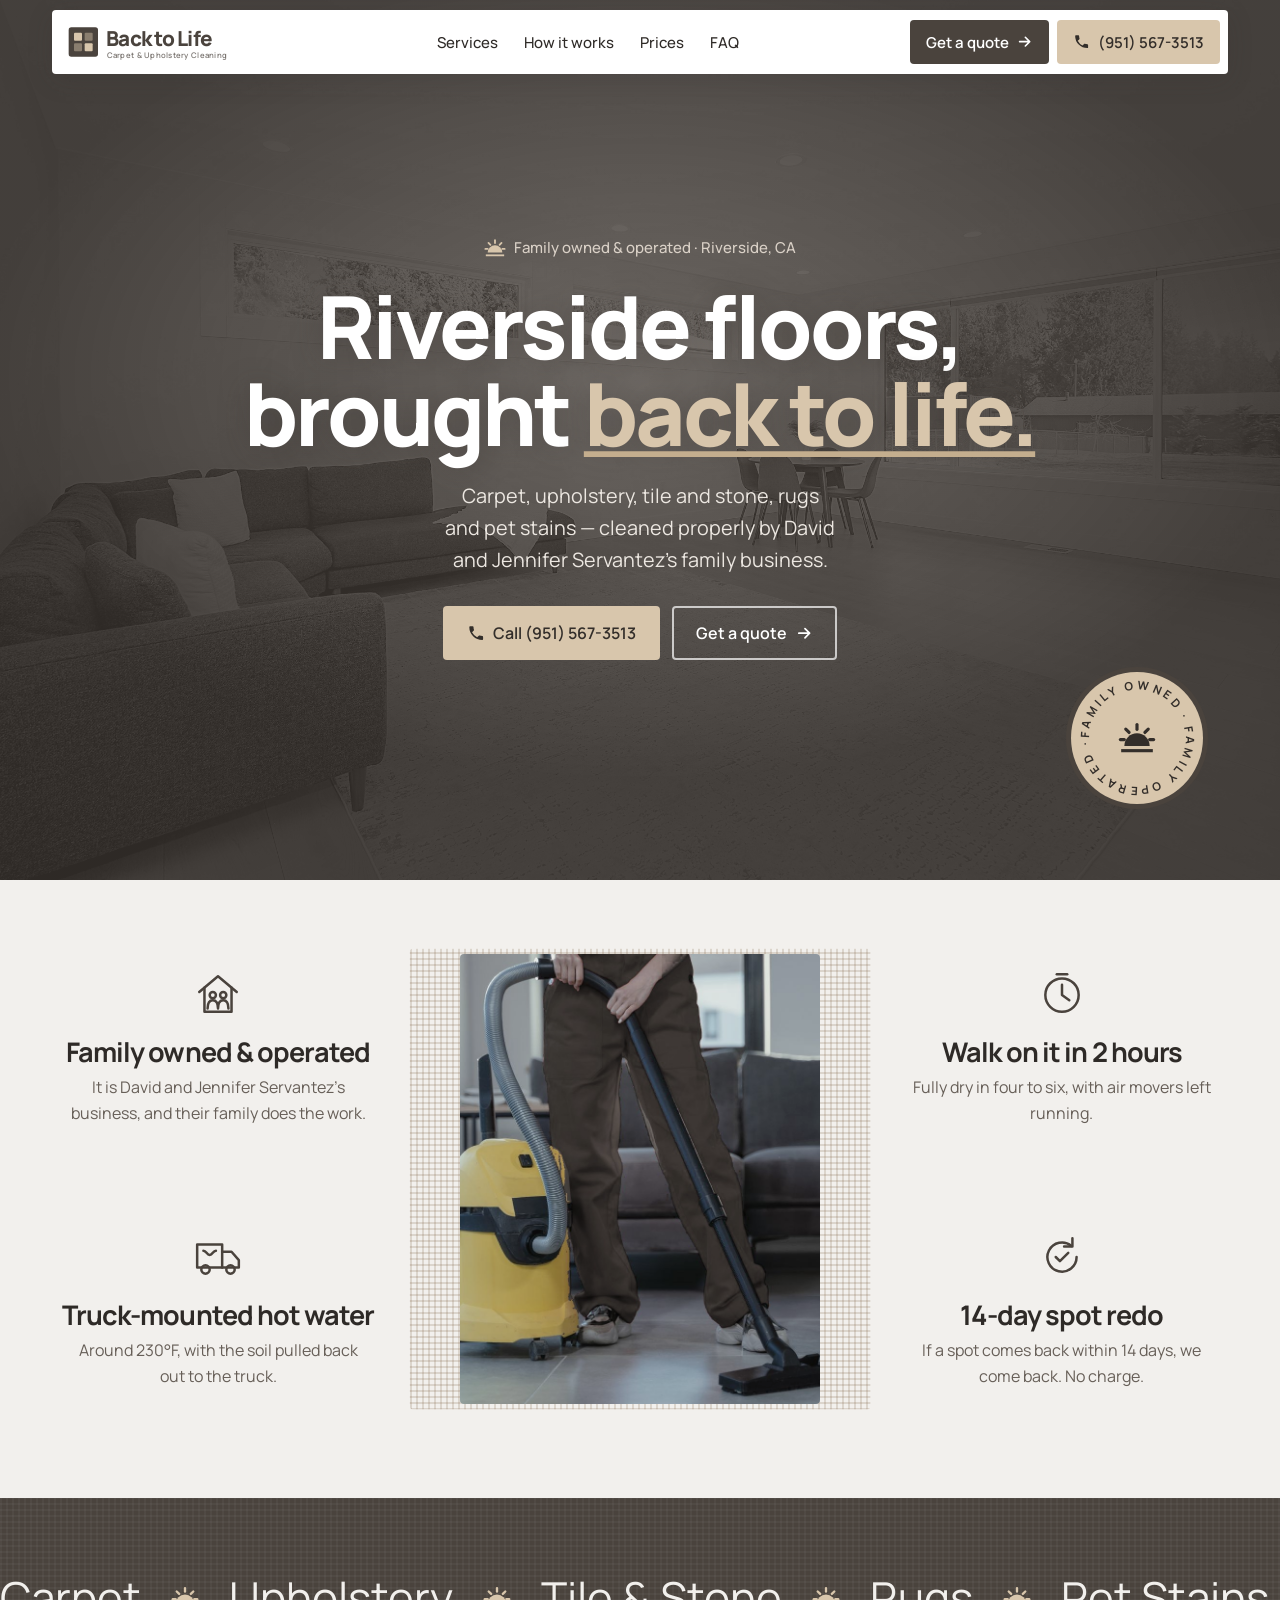
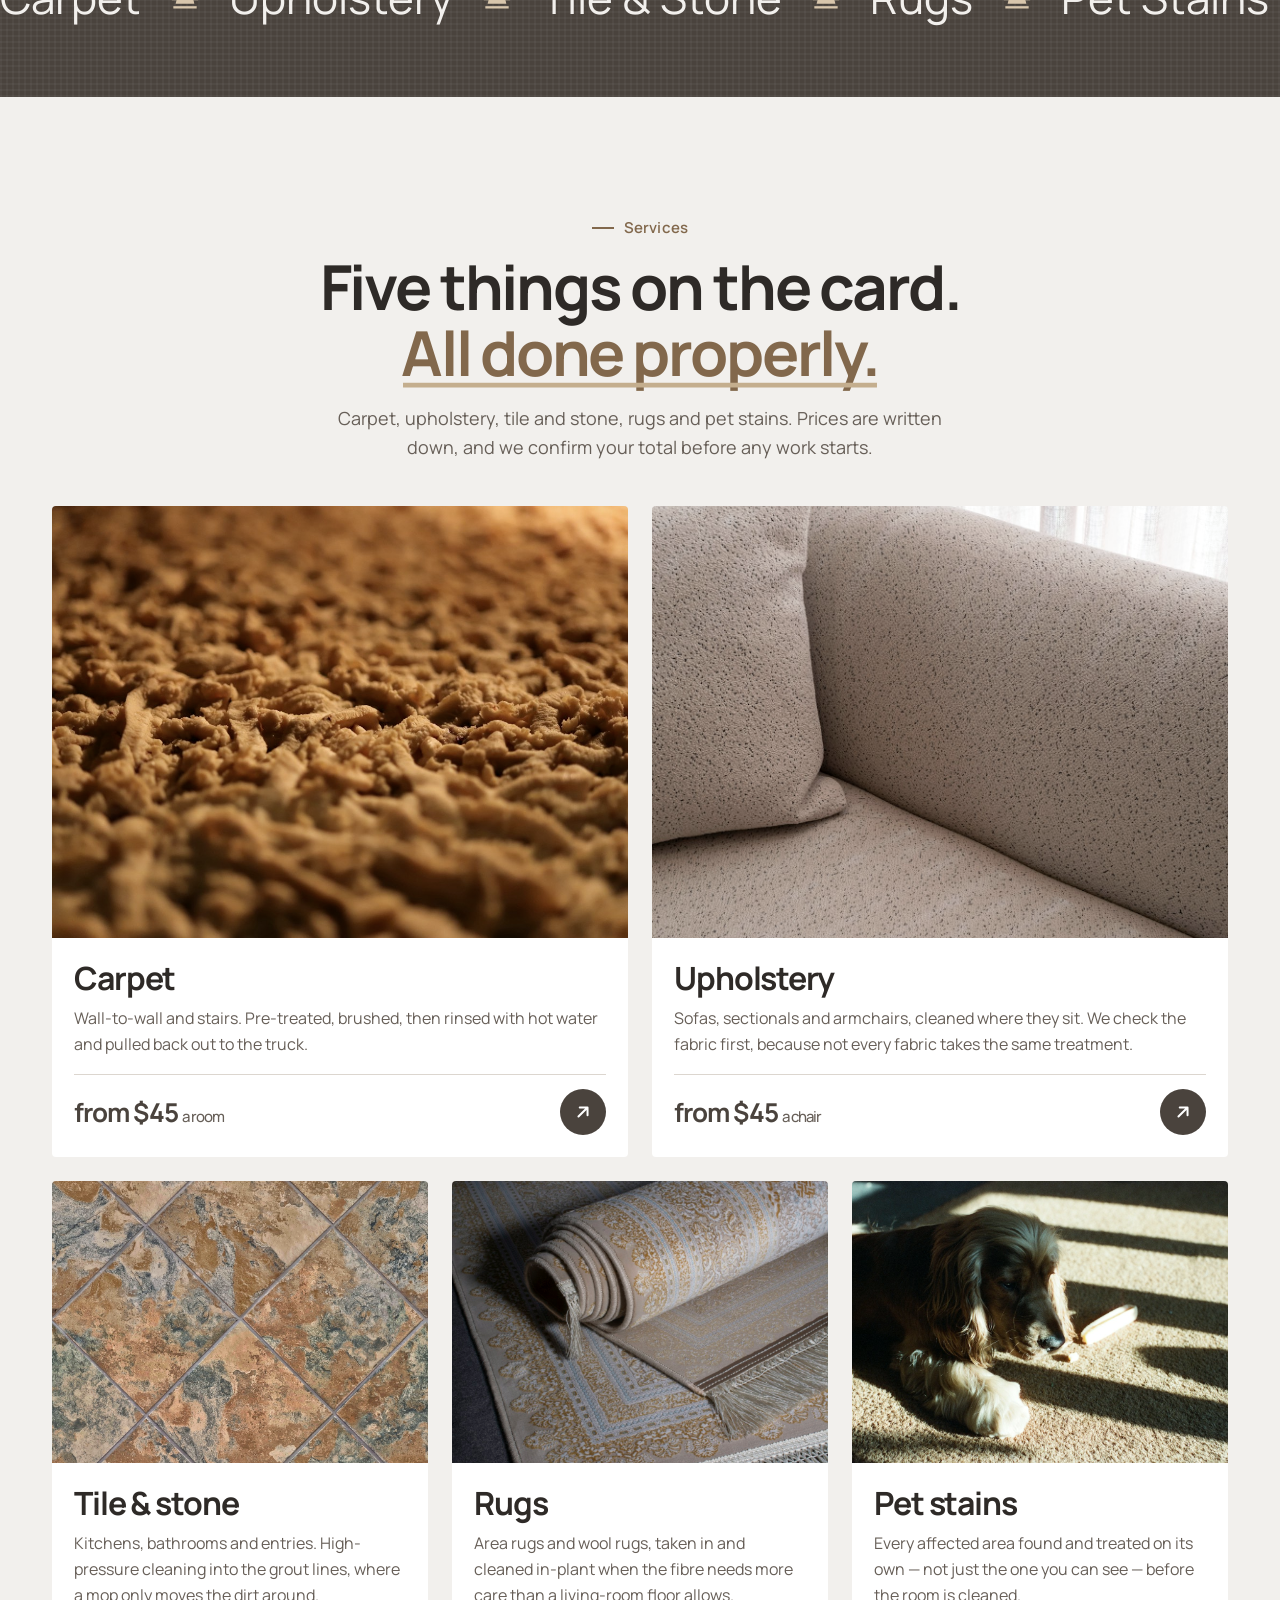
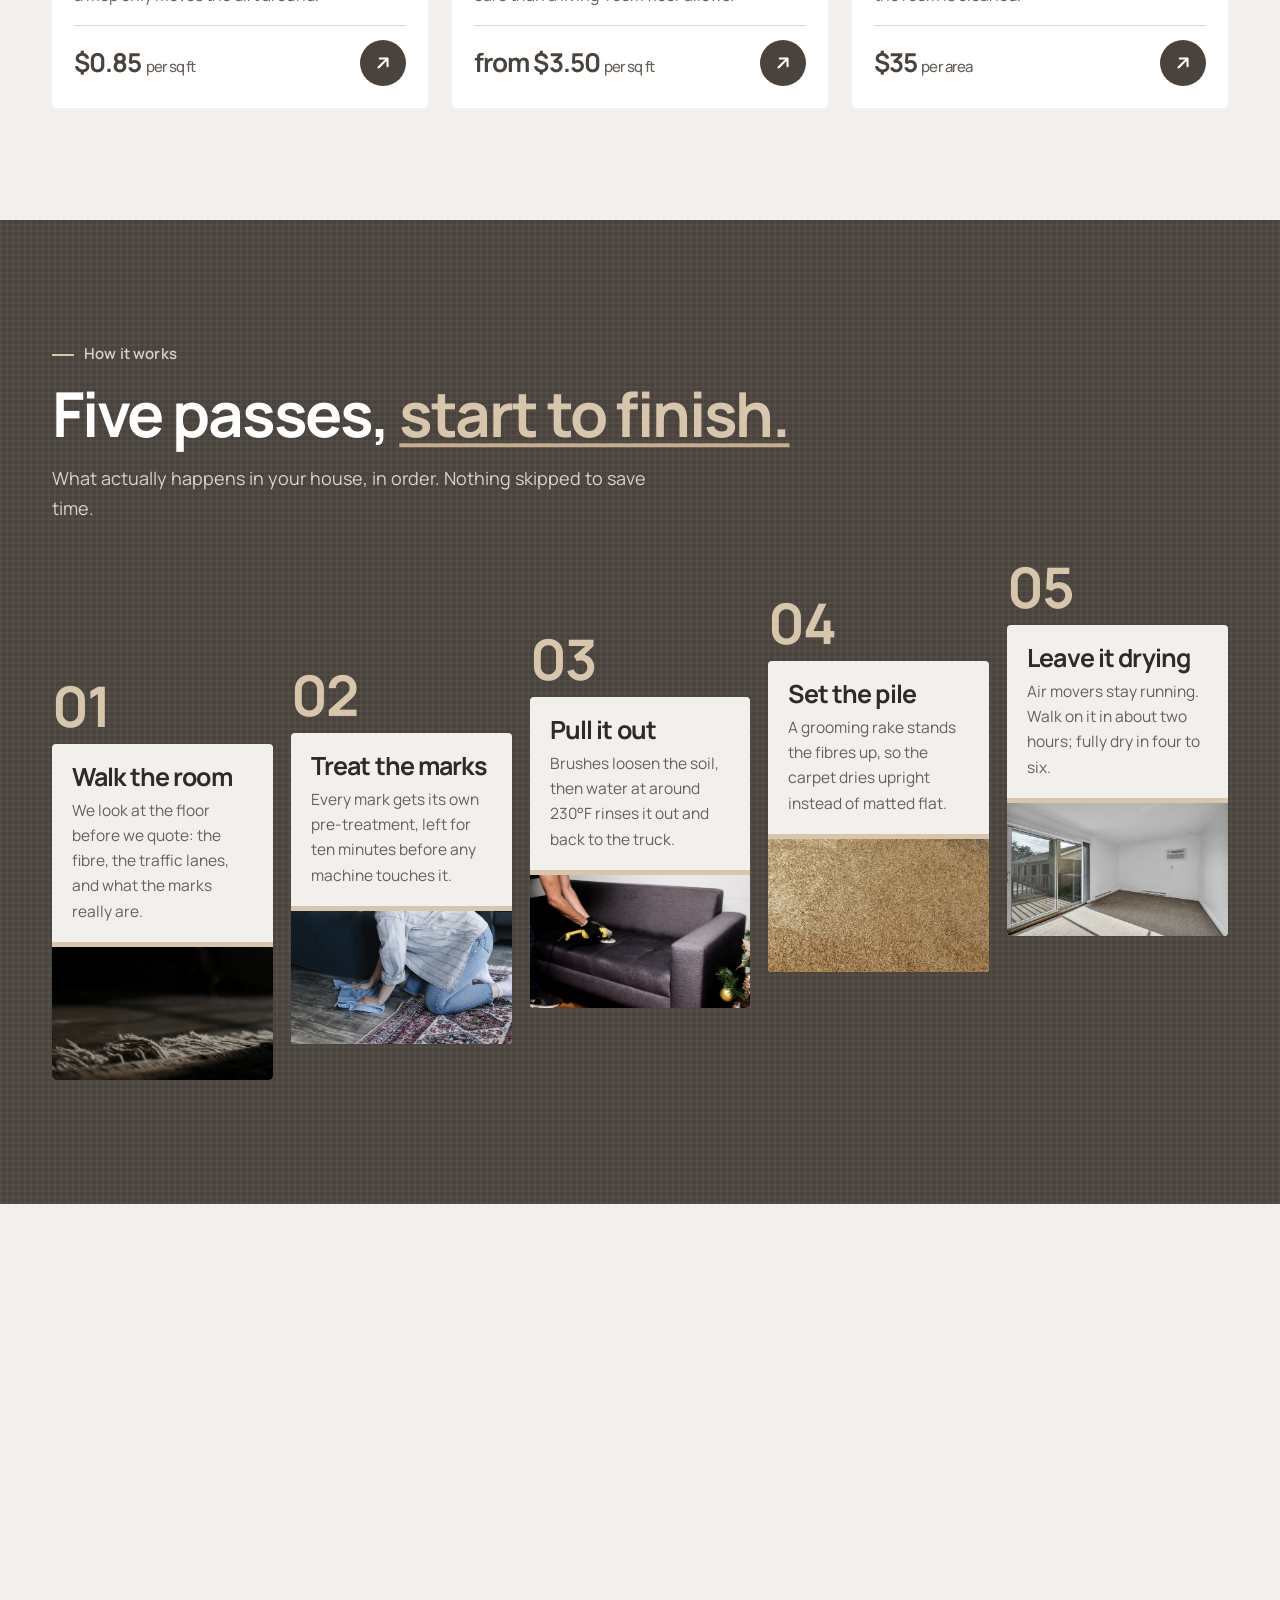
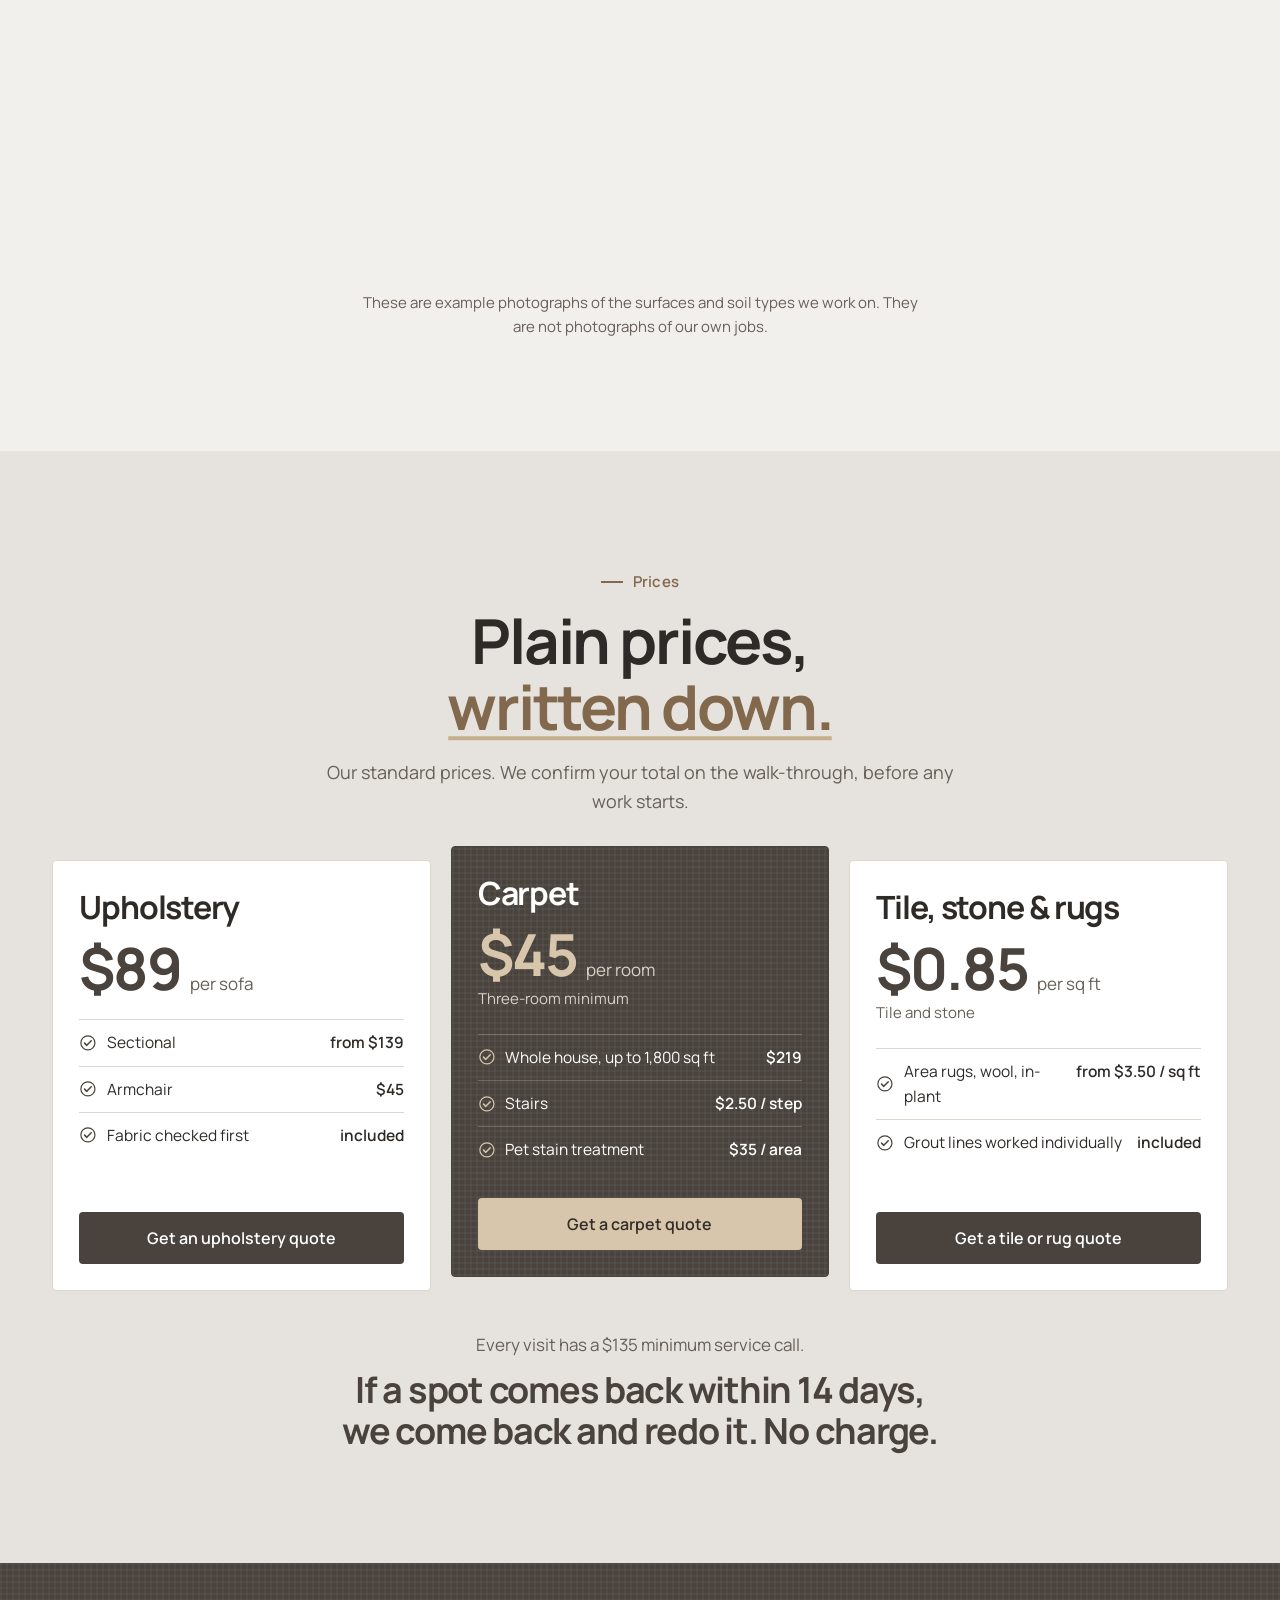
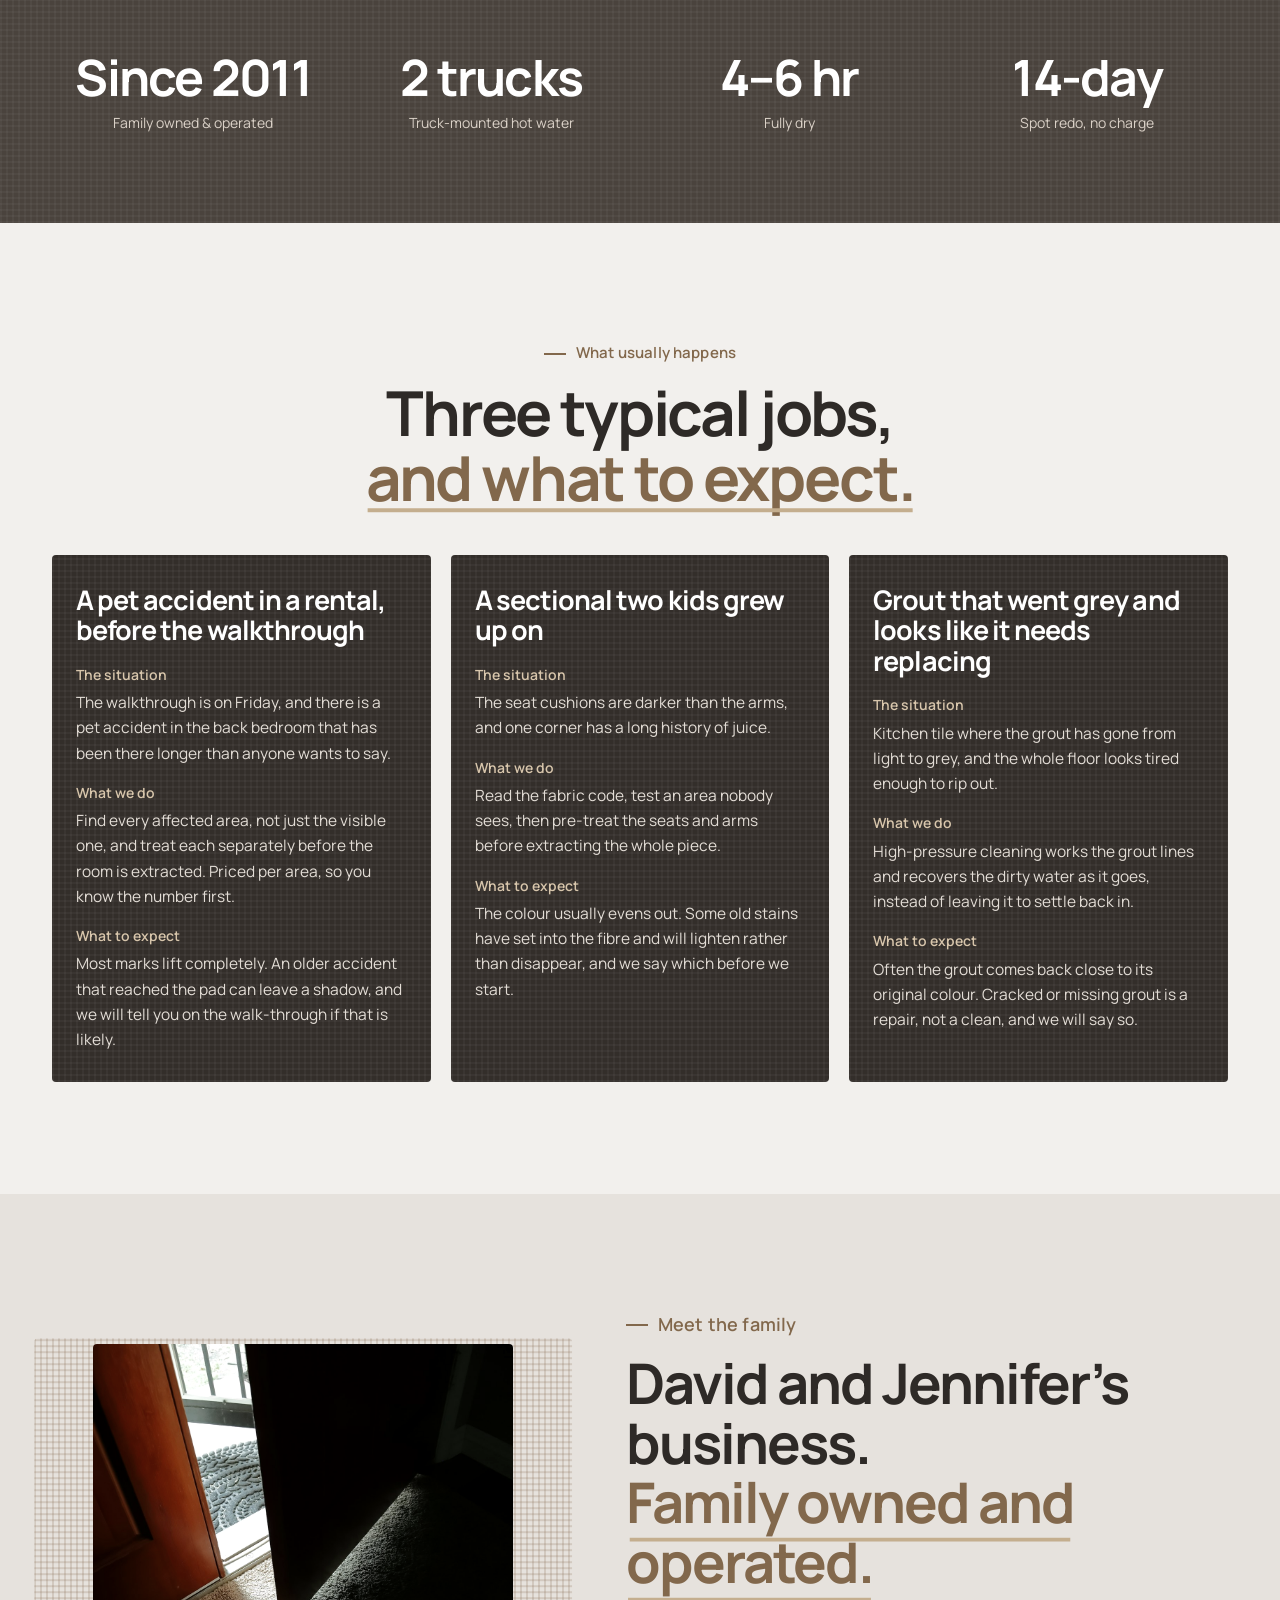
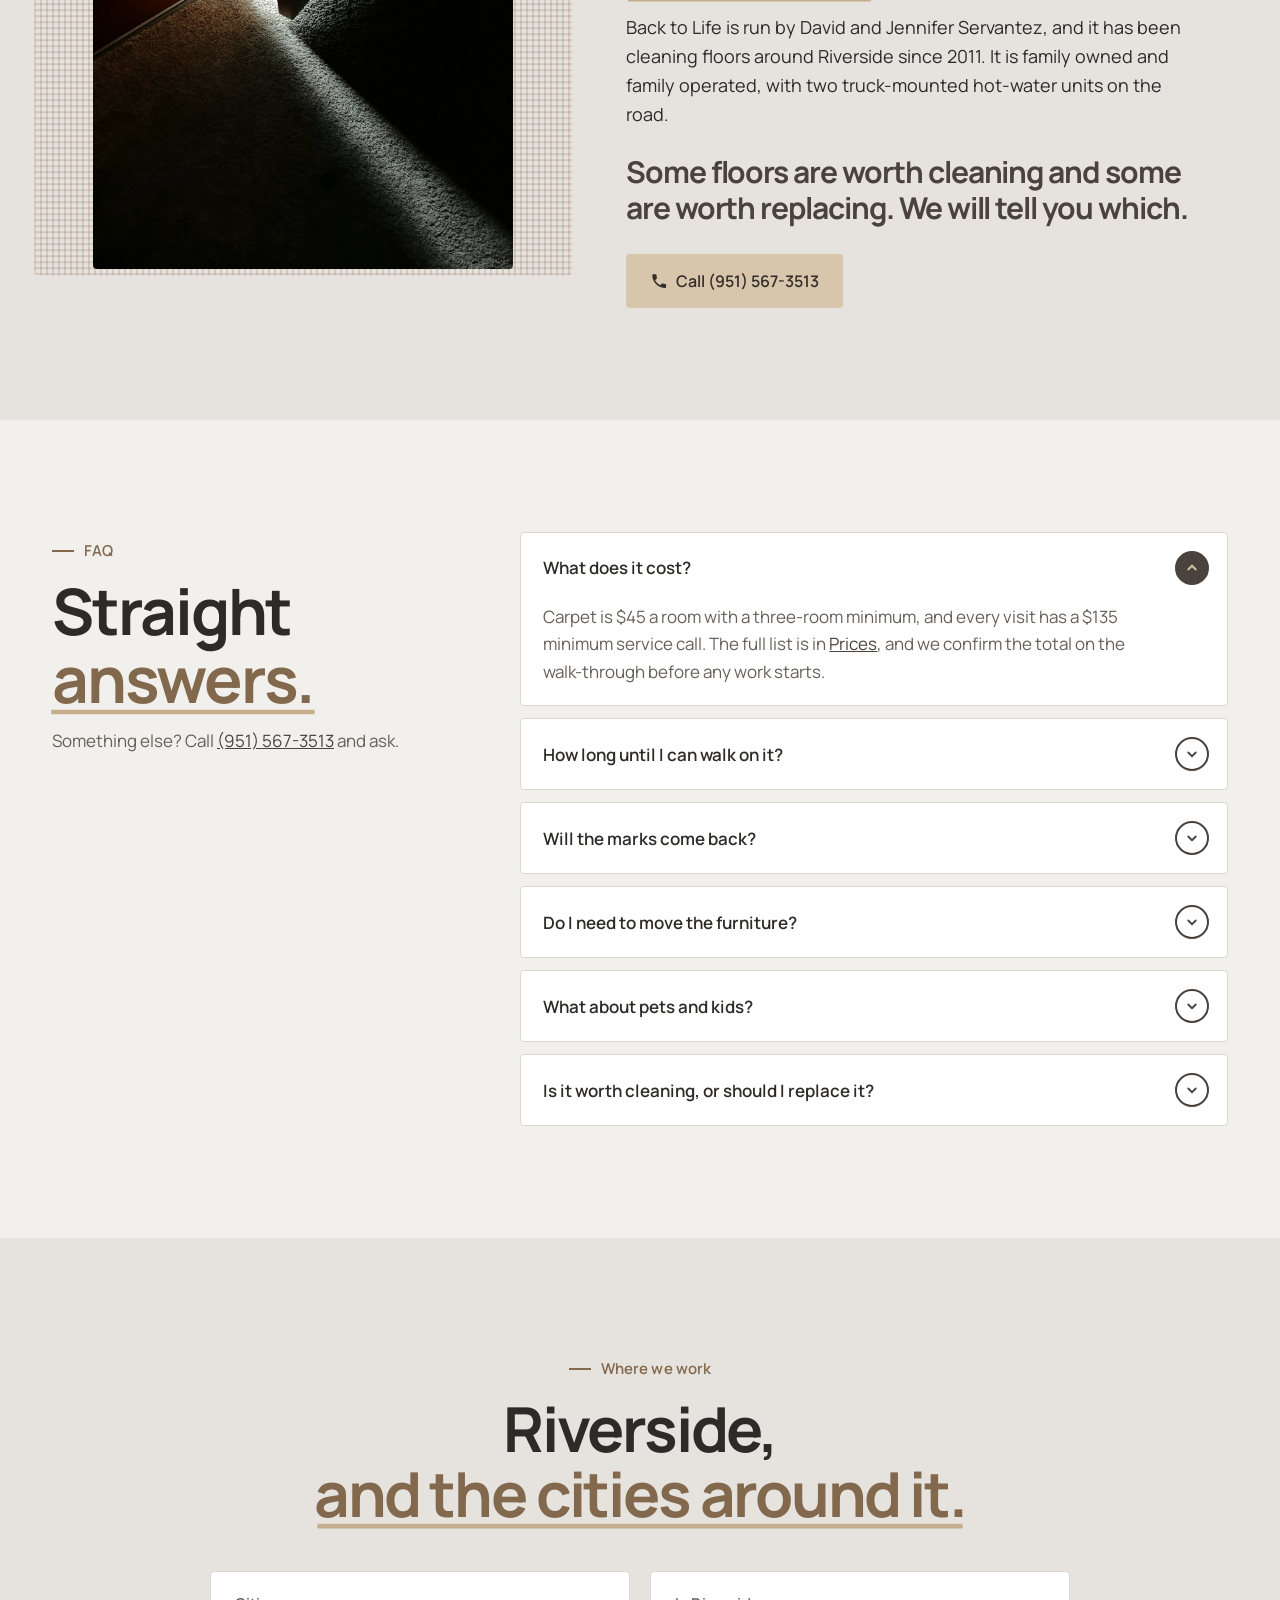
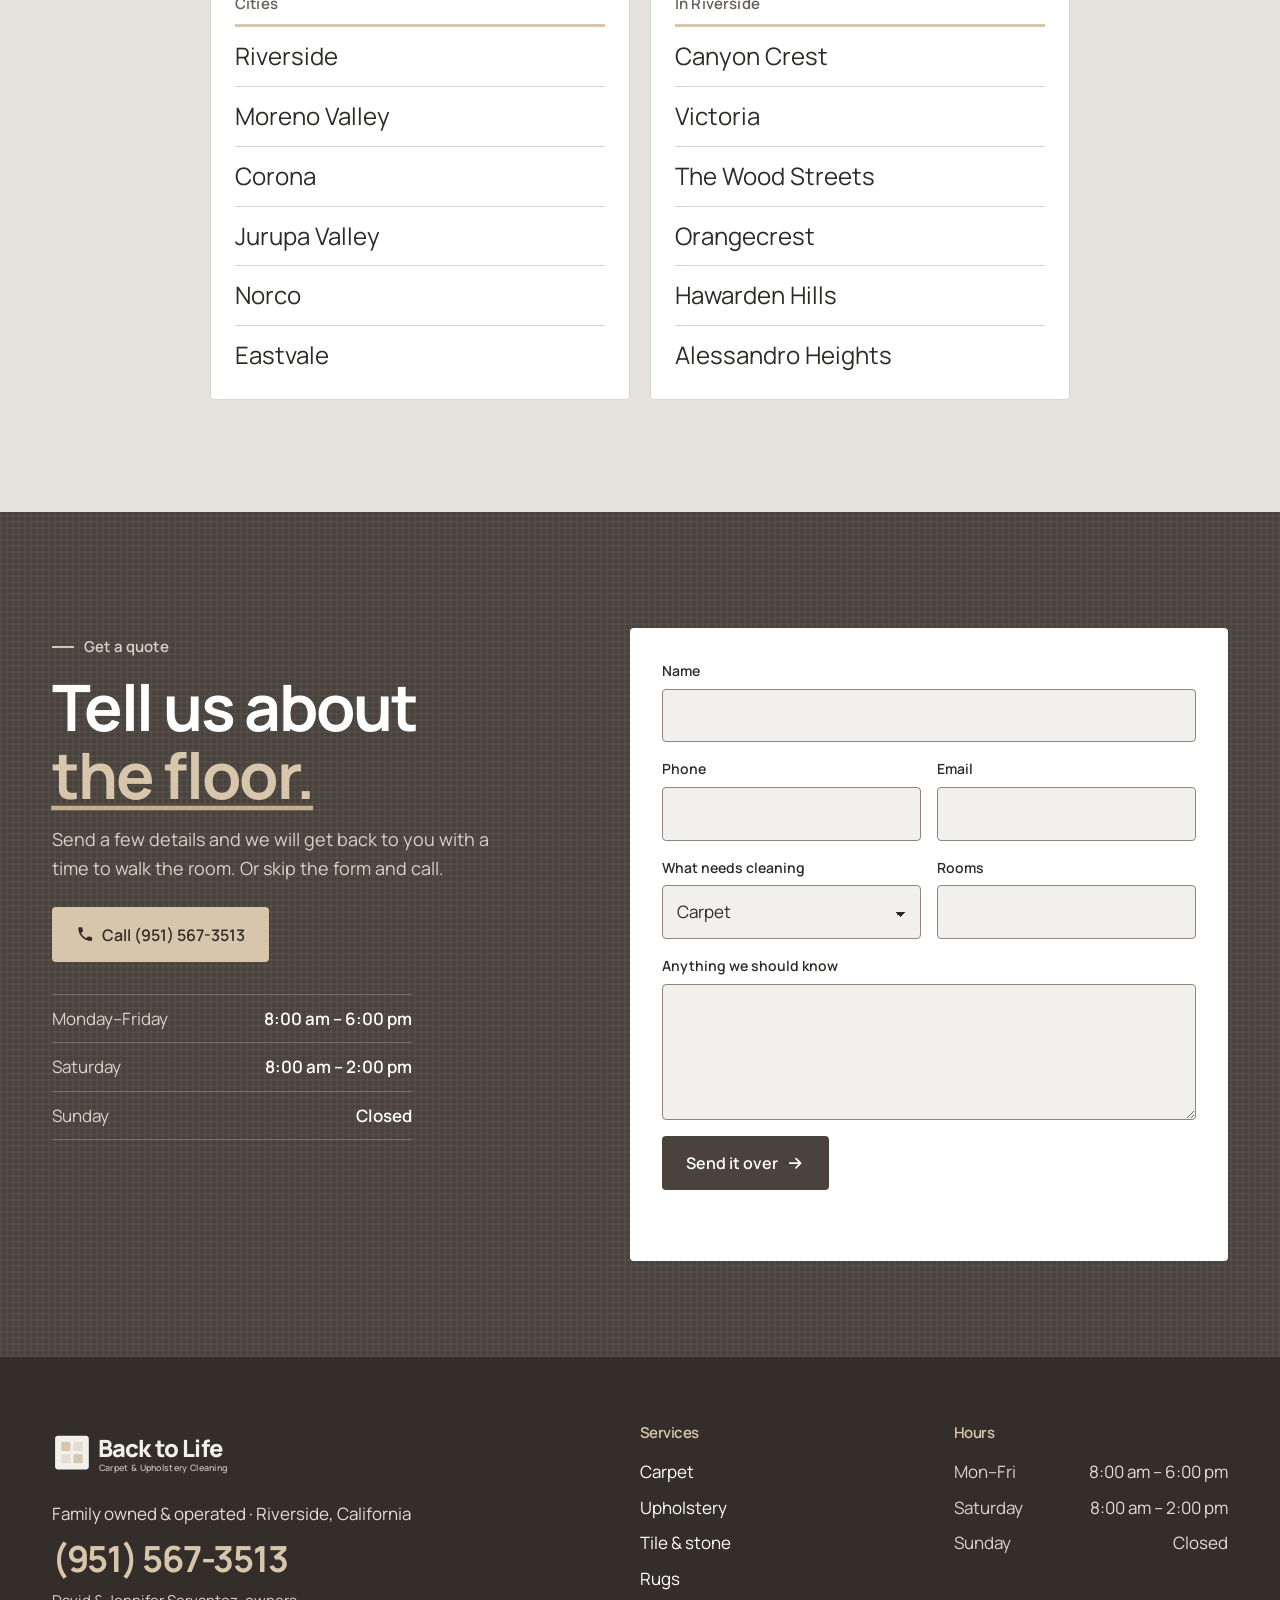
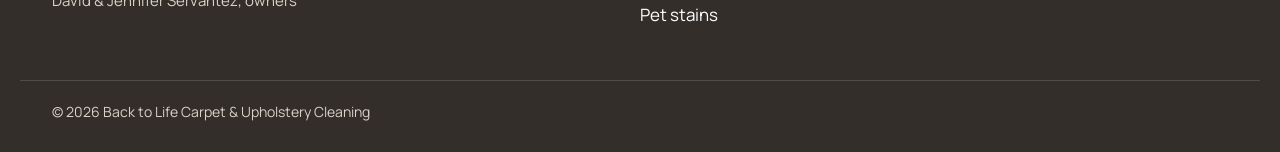
<file: h/index.html>
<!doctype html>
<html lang="en">
<head>
  <meta charset="utf-8">
  <meta name="viewport" content="width=device-width, initial-scale=1">
  <title>Back to Life Carpet &amp; Upholstery Cleaning · Riverside, CA</title>
  <meta name="description" content="Family owned and operated carpet, upholstery, tile and stone, rug and pet stain cleaning in Riverside, California. Call (951) 567-3513.">
  <meta name="robots" content="noindex, nofollow">
  <!-- CONCEPT H (neutral weave) — spec mockup for a prospect. Not launched. Same layout as Concepts A to D; new palette, type and proposed logo. Many details are illustrative — see HANDOFF-FOR-JOHN.md §0. -->
  <link rel="preconnect" href="https://fonts.googleapis.com">
  <link rel="preconnect" href="https://fonts.gstatic.com" crossorigin>
  <link href="https://fonts.googleapis.com/css2?family=Manrope:wght@400;500;600;700;800&display=swap" rel="stylesheet">
  <link rel="stylesheet" href="styles.css">
  <script>document.documentElement.classList.add('js');</script>
</head>
<body>
  <!-- ============ SVG sprite: logo + icons ============ -->
  <svg width="0" height="0" style="position:absolute" aria-hidden="true" focusable="false">
    <!-- Logo: CONCEPT H — a proposed refresh (a woven square). Not their mark; for discussion only. -->
    <symbol id="logo" viewBox="0 0 300 72">
      <rect x="4" y="14" width="44" height="44" rx="4" fill="currentColor"/>
      <g fill="#D8C6AC"><rect x="12" y="22" width="12" height="12" rx="1.5"/><rect x="28" y="38" width="12" height="12" rx="1.5"/></g>
      <g fill="#D8C6AC" opacity=".45"><rect x="28" y="22" width="12" height="12" rx="1.5"/><rect x="12" y="38" width="12" height="12" rx="1.5"/></g>
      <text x="60" y="42" font-family="'Manrope', system-ui, sans-serif" font-weight="800" font-size="31" letter-spacing="-1.1" fill="currentColor">Back to Life</text>
      <text x="61" y="60" font-family="'Manrope', system-ui, sans-serif" font-weight="600" font-size="11.6" letter-spacing=".4" fill="currentColor" opacity=".72">Carpet &amp; Upholstery Cleaning</text>
    </symbol>
    <symbol id="i-sun" viewBox="0 0 24 24"><path fill="currentColor" d="M4 17a8 8 0 0 1 16 0z"/><g stroke="currentColor" stroke-width="2" stroke-linecap="round"><path d="M12 3.5v3"/><path d="M4.9 6.4l2.1 2.1"/><path d="M19.1 6.4 17 8.5"/><path d="M1.5 13h2.5"/><path d="M20 13h2.5"/></g><path fill="currentColor" d="M2 19h20v2H2z"/></symbol>
    <symbol id="i-phone" viewBox="0 0 24 24"><path fill="currentColor" d="M6.6 10.8a15.2 15.2 0 0 0 6.6 6.6l2.2-2.2c.3-.3.7-.4 1-.2 1.1.4 2.3.6 3.6.6.6 0 1 .4 1 1V20c0 .6-.4 1-1 1A17 17 0 0 1 3 4c0-.6.4-1 1-1h3.5c.6 0 1 .4 1 1 0 1.3.2 2.5.6 3.6.1.3 0 .7-.2 1z"/></symbol>
    <symbol id="i-arrow" viewBox="0 0 24 24"><path fill="none" stroke="currentColor" stroke-width="2.2" stroke-linecap="round" stroke-linejoin="round" d="M5 12h14M13 6l6 6-6 6"/></symbol>
    <symbol id="i-check" viewBox="0 0 24 24"><circle cx="12" cy="12" r="9.5" fill="none" stroke="currentColor" stroke-width="1.6"/><path fill="none" stroke="currentColor" stroke-width="2" stroke-linecap="round" stroke-linejoin="round" d="M7.5 12.3l3 3 6-6.3"/></symbol>
    <symbol id="i-chev" viewBox="0 0 24 24"><path fill="none" stroke="currentColor" stroke-width="2.4" stroke-linecap="round" stroke-linejoin="round" d="M7 10l5 5 5-5"/></symbol>
    <symbol id="i-home" viewBox="0 0 48 48"><g fill="none" stroke="currentColor" stroke-width="2.4" stroke-linecap="round" stroke-linejoin="round"><path d="M6 22 24 7l18 15"/><path d="M11 18v23h26V18"/><circle cx="19" cy="25" r="3"/><circle cx="29" cy="25" r="3"/><path d="M14 38c0-5 2-8 5-8s5 3 5 8M24 38c0-5 2-8 5-8s5 3 5 8"/></g></symbol>
    <symbol id="i-truck" viewBox="0 0 48 48"><g fill="none" stroke="currentColor" stroke-width="2.4" stroke-linecap="round" stroke-linejoin="round"><path d="M4 12h24v22H4z"/><path d="M28 19h9l7 8v7H28"/><circle cx="12" cy="36" r="4"/><circle cx="36" cy="36" r="4"/><path d="M10 18c3 0 3 4 6 4s3-4 6-4"/></g></symbol>
    <symbol id="i-clock" viewBox="0 0 48 48"><g fill="none" stroke="currentColor" stroke-width="2.4" stroke-linecap="round" stroke-linejoin="round"><circle cx="24" cy="25" r="16"/><path d="M24 15v10l7 5"/><path d="M19 5h10"/></g></symbol>
    <symbol id="i-redo" viewBox="0 0 48 48"><g fill="none" stroke="currentColor" stroke-width="2.4" stroke-linecap="round" stroke-linejoin="round"><path d="M38 24a14 14 0 1 1-5-10.7"/><path d="M34 6v8h-8"/><path d="M18 24l4 4 8-8"/></g></symbol>
  </svg>

  <a class="skip-link" href="#main">Skip to content</a>

  <!-- ============ HEADER — floating white bar ============ -->
  <header class="site-header">
    <div class="wrap">
      <div class="header-bar">
        <a class="brand" href="#top" aria-label="Back to Life Carpet and Upholstery Cleaning, back to top">
          <svg class="logo" viewBox="0 0 300 72" aria-hidden="true"><use href="#logo"/></svg>
        </a>
        <nav class="site-nav" aria-label="Main">
          <ul>
            <li><a href="#services">Services</a></li>
            <li><a href="#how">How it works</a></li>
            <li><a href="#prices">Prices</a></li>
            <li><a href="#faq">FAQ</a></li>
          </ul>
        </nav>
        <div class="header-actions">
          <a class="btn btn-dark btn-sm header-quote" href="#contact">Get a quote <svg class="ico" aria-hidden="true"><use href="#i-arrow"/></svg></a>
          <a class="btn btn-accent btn-sm" href="tel:+19515673513"><svg class="ico" aria-hidden="true"><use href="#i-phone"/></svg><span class="hide-sm">(951) 567-3513</span><span class="show-sm">Call</span></a>
        </div>
      </div>
    </div>
  </header>

  <main id="main">

    <!-- ============ HERO ============ -->
    <section class="hero band-dark" id="top" aria-labelledby="hero-title">
      <!-- PLACEHOLDER stock (Unsplash) — greyscale under a taupe overlay -->
      <img class="hero-bg" src="../assets/PLACEHOLDER-hero-room.jpg" width="2400" height="1600" fetchpriority="high"
           alt="" aria-hidden="true">
      <div class="hero-scrim" aria-hidden="true"></div>
      <div class="hero-sun" aria-hidden="true"></div>
      <div class="wrap hero-inner">
        <p class="kicker reveal"><svg class="ico" aria-hidden="true"><use href="#i-sun"/></svg> Family owned &amp; operated · Riverside, CA</p>
        <h1 id="hero-title" class="reveal">Riverside floors,<br class="br-lg"> brought <span class="hl">back to life.</span></h1>
        <p class="hero-lede reveal">Carpet, upholstery, tile and stone, rugs and pet stains — cleaned properly by David and Jennifer Servantez’s family business.</p>
        <div class="hero-ctas reveal">
          <a class="btn btn-accent" href="tel:+19515673513"><svg class="ico" aria-hidden="true"><use href="#i-phone"/></svg> Call (951) 567-3513</a>
          <a class="btn btn-light" href="#contact">Get a quote <svg class="ico" aria-hidden="true"><use href="#i-arrow"/></svg></a>
        </div>
      </div>
      <div class="stamp" aria-hidden="true">
        <svg viewBox="0 0 120 120" class="stamp-ring">
          <defs><path id="stamp-path" d="M60 60 m-44 0 a44 44 0 1 1 88 0 a44 44 0 1 1 -88 0"/></defs>
          <text><textPath href="#stamp-path" startOffset="0" textLength="272" lengthAdjust="spacing">FAMILY OWNED · FAMILY OPERATED ·</textPath></text>
        </svg>
        <svg class="stamp-sun" viewBox="0 0 24 24"><use href="#i-sun"/></svg>
      </div>
      <div class="edge edge-bottom" style="--edge: var(--bg)" aria-hidden="true"></div>
    </section>

    <!-- ============ FEATURES ============ -->
    <section class="features band-light" aria-label="Why Back to Life">
      <div class="wrap features-grid">
        <div class="feature reveal">
          <svg class="feature-ico" aria-hidden="true"><use href="#i-home"/></svg>
          <h2>Family owned &amp; operated</h2>
          <p>It is David and Jennifer Servantez’s business, and their family does the work.</p>
        </div>
        <div class="feature reveal">
          <svg class="feature-ico" aria-hidden="true"><use href="#i-truck"/></svg>
          <h2>Truck-mounted hot water</h2>
          <p>Around 230°F, with the soil pulled back out to the truck.</p>
        </div>
        <figure class="features-media reveal">
          <div class="sun-disc" aria-hidden="true"></div>
          <div class="frame">
            <!-- PLACEHOLDER stock (Pexels 6195273), coveralls recoloured to taupe -->
            <img src="../assets/PLACEHOLDER-feature-clean-h.jpg" width="1400" height="933" loading="lazy"
                 alt="A technician in work coveralls cleaning a living-room floor beside a grey sofa">

          </div>
        </figure>
        <div class="feature reveal">
          <svg class="feature-ico" aria-hidden="true"><use href="#i-clock"/></svg>
          <h2>Walk on it in 2 hours</h2>
          <p>Fully dry in four to six, with air movers left running.</p>
        </div>
        <div class="feature reveal">
          <svg class="feature-ico" aria-hidden="true"><use href="#i-redo"/></svg>
          <h2>14-day spot redo</h2>
          <p>If a spot comes back within 14 days, we come back. No charge.</p>
        </div>
      </div>
    </section>

    <!-- ============ MARQUEE — real services only ============ -->
    <section class="marquee band-dark" aria-label="Services">
      <div class="edge edge-top" style="--edge: var(--bg)" aria-hidden="true"></div>
      <ul class="visually-hidden">
        <li>Carpet</li><li>Upholstery</li><li>Tile and stone</li><li>Rugs</li><li>Pet stains</li>
      </ul>
      <div class="marquee-track" aria-hidden="true">
        <div class="marquee-group">
          <span>Carpet</span><svg class="ico"><use href="#i-sun"/></svg>
          <span>Upholstery</span><svg class="ico"><use href="#i-sun"/></svg>
          <span>Tile &amp; Stone</span><svg class="ico"><use href="#i-sun"/></svg>
          <span>Rugs</span><svg class="ico"><use href="#i-sun"/></svg>
          <span>Pet Stains</span><svg class="ico"><use href="#i-sun"/></svg>
          <span>Family Owned</span><svg class="ico"><use href="#i-sun"/></svg>
        </div>
        <div class="marquee-group">
          <span>Carpet</span><svg class="ico"><use href="#i-sun"/></svg>
          <span>Upholstery</span><svg class="ico"><use href="#i-sun"/></svg>
          <span>Tile &amp; Stone</span><svg class="ico"><use href="#i-sun"/></svg>
          <span>Rugs</span><svg class="ico"><use href="#i-sun"/></svg>
          <span>Pet Stains</span><svg class="ico"><use href="#i-sun"/></svg>
          <span>Family Owned</span><svg class="ico"><use href="#i-sun"/></svg>
        </div>
      </div>
      <div class="edge edge-bottom" style="--edge: var(--bg)" aria-hidden="true"></div>
    </section>

    <!-- ============ SERVICES — the five on the card ============ -->
    <section class="section band-light" id="services" aria-labelledby="services-title">
      <div class="wrap">
        <header class="section-head center reveal">
          <p class="eyebrow">Services</p>
          <h2 id="services-title">Five things on the card.<br> <span class="hl">All done properly.</span></h2>
          <p class="section-lede">Carpet, upholstery, tile and stone, rugs and pet stains. Prices are written down, and we confirm your total before any work starts.</p>
        </header>

        <div class="service-grid">
          <article class="service service-lg reveal">
            <div class="frame frame-43"><img src="../assets/PLACEHOLDER-service-carpet.jpg" width="1200" height="800" loading="lazy" alt="Close-up of dense tan carpet pile, shallow focus"></div>
            <div class="service-body">
              <h3>Carpet</h3>
              <p>Wall-to-wall and stairs. Pre-treated, brushed, then rinsed with hot water and pulled back out to the truck.</p>
              <div class="service-foot"><span class="price">from $45 <small>a room</small></span><a class="round-btn" href="#prices" aria-label="Carpet prices"><svg aria-hidden="true"><use href="#i-arrow"/></svg></a></div>
            </div>
          </article>

          <article class="service service-lg reveal">
            <div class="frame frame-43"><img src="../assets/PLACEHOLDER-service-upholstery.jpg" width="1200" height="1800" loading="lazy" alt="The arm and seat of a textured oatmeal fabric sofa in soft window light"></div>
            <div class="service-body">
              <h3>Upholstery</h3>
              <p>Sofas, sectionals and armchairs, cleaned where they sit. We check the fabric first, because not every fabric takes the same treatment.</p>
              <div class="service-foot"><span class="price">from $45 <small>a chair</small></span><a class="round-btn" href="#prices" aria-label="Upholstery prices"><svg aria-hidden="true"><use href="#i-arrow"/></svg></a></div>
            </div>
          </article>

          <article class="service reveal">
            <div class="frame frame-43"><img src="../assets/PLACEHOLDER-service-tile.jpg" width="1200" height="1200" loading="lazy" alt="Warm-toned stone-look floor tile laid on the diagonal, grout lines visible"></div>
            <div class="service-body">
              <h3>Tile &amp; stone</h3>
              <p>Kitchens, bathrooms and entries. High-pressure cleaning into the grout lines, where a mop only moves the dirt around.</p>
              <div class="service-foot"><span class="price">$0.85 <small>per sq ft</small></span><a class="round-btn" href="#prices" aria-label="Tile and stone prices"><svg aria-hidden="true"><use href="#i-arrow"/></svg></a></div>
            </div>
          </article>

          <article class="service reveal">
            <div class="frame frame-43"><img src="../assets/PLACEHOLDER-service-rugs.jpg" width="1200" height="1800" loading="lazy" alt="A patterned area rug rolled up on top of another rug"></div>
            <div class="service-body">
              <h3>Rugs</h3>
              <p>Area rugs and wool rugs, taken in and cleaned in-plant when the fibre needs more care than a living-room floor allows.</p>
              <div class="service-foot"><span class="price">from $3.50 <small>per sq ft</small></span><a class="round-btn" href="#prices" aria-label="Rug prices"><svg aria-hidden="true"><use href="#i-arrow"/></svg></a></div>
            </div>
          </article>

          <article class="service reveal">
            <div class="frame frame-43"><img src="../assets/PLACEHOLDER-service-pet.jpg" width="1200" height="796" loading="lazy" alt="A spaniel resting on a light carpet in bands of sunlight"></div>
            <div class="service-body">
              <h3>Pet stains</h3>
              <p>Every affected area found and treated on its own — not just the one you can see — before the room is cleaned.</p>
              <div class="service-foot"><span class="price">$35 <small>per area</small></span><a class="round-btn" href="#prices" aria-label="Pet stain prices"><svg aria-hidden="true"><use href="#i-arrow"/></svg></a></div>
            </div>
          </article>
        </div>
      </div>
    </section>

    <!-- ============ HOW IT WORKS — five staggered step cards ============ -->
    <section class="how band-dark" id="how" aria-labelledby="how-title">
      <div class="edge edge-top" style="--edge: var(--bg)" aria-hidden="true"></div>
      <div class="wrap">
        <header class="section-head reveal">
          <p class="eyebrow eyebrow-light">How it works</p>
          <h2 id="how-title">Five passes, <span class="hl">start to finish.</span></h2>
          <p class="section-lede">What actually happens in your house, in order. Nothing skipped to save time.</p>
        </header>

        <ol class="steps">
          <li class="step reveal">
            <span class="step-num" aria-hidden="true">01</span>
            <div class="step-card">
              <h3><span class="visually-hidden">Step 1: </span>Walk the room</h3>
              <p>We look at the floor before we quote: the fibre, the traffic lanes, and what the marks really are.</p>
              <div class="step-img"><img src="../assets/PLACEHOLDER-pass-01.jpg" width="1400" height="933" loading="lazy" alt="A floor-level view across carpet pile in low raking light"></div>
            </div>
          </li>
          <li class="step reveal">
            <span class="step-num" aria-hidden="true">02</span>
            <div class="step-card">
              <h3><span class="visually-hidden">Step 2: </span>Treat the marks</h3>
              <p>Every mark gets its own pre-treatment, left for ten minutes before any machine touches it.</p>
              <div class="step-img step-img-low"><img src="../assets/PLACEHOLDER-pass-02.jpg" width="1400" height="2100" loading="lazy" alt="Someone on hands and knees working a cloth over one spot at floor level, beside a patterned rug"></div>
            </div>
          </li>
          <li class="step reveal">
            <span class="step-num" aria-hidden="true">03</span>
            <div class="step-card">
              <h3><span class="visually-hidden">Step 3: </span>Pull it out</h3>
              <p>Brushes loosen the soil, then water at around 230°F rinses it out and back to the truck.</p>
              <div class="step-img"><img src="../assets/PLACEHOLDER-ba-sofa-before.jpg" width="1000" height="667" loading="lazy" alt="A grey fabric sofa seat being worked over with a rotary brush"></div>
            </div>
          </li>
          <li class="step reveal">
            <span class="step-num" aria-hidden="true">04</span>
            <div class="step-card">
              <h3><span class="visually-hidden">Step 4: </span>Set the pile</h3>
              <p>A grooming rake stands the fibres up, so the carpet dries upright instead of matted flat.</p>
              <div class="step-img"><img src="../assets/PLACEHOLDER-pass-04.jpg" width="1400" height="932" loading="lazy" alt="Carpet pile standing upright and even across the frame"></div>
            </div>
          </li>
          <li class="step reveal">
            <span class="step-num" aria-hidden="true">05</span>
            <div class="step-card">
              <h3><span class="visually-hidden">Step 5: </span>Leave it drying</h3>
              <p>Air movers stay running. Walk on it in about two hours; fully dry in four to six.</p>
              <div class="step-img"><img src="../assets/PLACEHOLDER-pass-05.jpg" width="1400" height="935" loading="lazy" alt="An empty carpeted room with sun coming through a sliding glass door"></div>
            </div>
          </li>
        </ol>
      </div>
      <div class="edge edge-bottom" style="--edge: var(--bg)" aria-hidden="true"></div>
    </section>

    <!-- ============ BEFORE / AFTER — static splits, honestly labelled ============ -->
    <section class="section band-light" id="before-after" aria-labelledby="ba-title">
      <div class="wrap">
        <header class="section-head center reveal">
          <p class="eyebrow">Before &amp; after</p>
          <h2 id="ba-title">What the soil looks like,<br> <span class="hl">and what it should.</span></h2>
        </header>

        <div class="ba-grid">
          <figure class="ba reveal">
            <div class="ba-pair">
              <div class="ba-half"><img src="../assets/PLACEHOLDER-ba-stairs-before.jpg" width="1000" height="667" loading="lazy" alt="Worn red stair carpet with grit ground into the treads"><span class="ba-label">Before</span></div>
              <div class="ba-half"><img src="../assets/PLACEHOLDER-ba-stairs-after.jpg" width="1000" height="645" loading="lazy" alt="Clean red stair carpet with crisp, even pile on the nosings"><span class="ba-label ba-label-after">After</span></div>
            </div>
            <figcaption>Stair carpet, ground-in soil on the treads and nosings</figcaption>
          </figure>
          <figure class="ba reveal">
            <div class="ba-pair">
              <div class="ba-half"><img src="../assets/PLACEHOLDER-ba-tile-before.jpg" width="1000" height="667" loading="lazy" alt="Grey floor tile with a dull surface film and darkened grout lines"><span class="ba-label">Before</span></div>
              <div class="ba-half"><img src="../assets/PLACEHOLDER-ba-tile-after.jpg" width="1000" height="667" loading="lazy" alt="Clean hexagonal floor tile with light, even grout lines"><span class="ba-label ba-label-after">After</span></div>
            </div>
            <figcaption>Floor tile, surface film and grey grout</figcaption>
          </figure>
          <figure class="ba reveal">
            <div class="ba-pair">
              <div class="ba-half"><img src="../assets/PLACEHOLDER-ba-sofa-before.jpg" width="1000" height="667" loading="lazy" alt="A grey woven-fabric sofa seat being worked over with a rotary brush"><span class="ba-label">Before</span></div>
              <div class="ba-half"><img src="../assets/PLACEHOLDER-ba-sofa-after.jpg" width="1000" height="750" loading="lazy" alt="A clean grey woven-fabric sofa with even colour across the cushions"><span class="ba-label ba-label-after">After</span></div>
            </div>
            <figcaption>Woven fabric sofa, body soil on the seat cushions</figcaption>
          </figure>
        </div>
        <p class="ba-note">These are example photographs of the surfaces and soil types we work on. They are not photographs of our own jobs.</p>
      </div>
    </section>

    <!-- ============ PRICING — three cards, no ranking flags ============ -->
    <section class="section band-light2" id="prices" aria-labelledby="prices-title">
      <div class="wrap">
        <header class="section-head center reveal">
          <p class="eyebrow">Prices</p>
          <h2 id="prices-title">Plain prices,<br> <span class="hl">written down.</span></h2>
          <p class="section-lede">Our standard prices. We confirm your total on the walk-through, before any work starts.</p>
        </header>

        <div class="price-grid">
          <article class="price-card reveal">
            <h3>Upholstery</h3>
            <p class="price-big"><span>$89</span> per sofa</p>
            <ul class="price-list">
              <li><svg class="ico" aria-hidden="true"><use href="#i-check"/></svg><span>Sectional</span><b>from $139</b></li>
              <li><svg class="ico" aria-hidden="true"><use href="#i-check"/></svg><span>Armchair</span><b>$45</b></li>
              <li><svg class="ico" aria-hidden="true"><use href="#i-check"/></svg><span>Fabric checked first</span><b>included</b></li>
            </ul>
            <a class="btn btn-dark btn-block" href="#contact">Get an upholstery quote</a>
          </article>

          <article class="price-card price-card-dark reveal">
            <h3>Carpet</h3>
            <p class="price-big"><span>$45</span> per room</p>
            <p class="price-sub">Three-room minimum</p>
            <ul class="price-list">
              <li><svg class="ico" aria-hidden="true"><use href="#i-check"/></svg><span>Whole house, up to 1,800 sq ft</span><b>$219</b></li>
              <li><svg class="ico" aria-hidden="true"><use href="#i-check"/></svg><span>Stairs</span><b>$2.50 / step</b></li>
              <li><svg class="ico" aria-hidden="true"><use href="#i-check"/></svg><span>Pet stain treatment</span><b>$35 / area</b></li>
            </ul>
            <a class="btn btn-accent btn-block" href="#contact">Get a carpet quote</a>
          </article>

          <article class="price-card reveal">
            <h3>Tile, stone &amp; rugs</h3>
            <p class="price-big"><span>$0.85</span> per sq ft</p>
            <p class="price-sub">Tile and stone</p>
            <ul class="price-list">
              <li><svg class="ico" aria-hidden="true"><use href="#i-check"/></svg><span>Area rugs, wool, in-plant</span><b>from $3.50 / sq ft</b></li>
              <li><svg class="ico" aria-hidden="true"><use href="#i-check"/></svg><span>Grout lines worked individually</span><b>included</b></li>
            </ul>
            <a class="btn btn-dark btn-block" href="#contact">Get a tile or rug quote</a>
          </article>
        </div>

        <div class="price-foot reveal">
          <p class="price-min">Every visit has a $135 minimum service call.</p>
          <p class="guarantee">If a spot comes back within 14 days, we come back and redo it. No charge.</p>
        </div>
      </div>
    </section>

    <!-- ============ STAT BAND — operational figures only ============ -->
    <section class="stats band-dark" aria-label="The business in four figures">
      <div class="edge edge-top" style="--edge: var(--bg2)" aria-hidden="true"></div>
      <dl class="wrap stat-grid">
        <div class="stat reveal"><dd>Since 2011</dd><dt>Family owned &amp; operated</dt></div>
        <div class="stat reveal"><dd>2 trucks</dd><dt>Truck-mounted hot water</dt></div>
        <div class="stat reveal"><dd>4–6 hr</dd><dt>Fully dry</dt></div>
        <div class="stat reveal"><dd>14-day</dd><dt>Spot redo, no charge</dt></div>
      </dl>
      <div class="edge edge-bottom" style="--edge: var(--bg)" aria-hidden="true"></div>
    </section>

    <!-- ============ WHAT USUALLY HAPPENS — company voice, no quotes, no names ============ -->
    <section class="section band-light" id="typical-jobs" aria-labelledby="jobs-title">
      <div class="wrap">
        <header class="section-head center reveal">
          <p class="eyebrow">What usually happens</p>
          <h2 id="jobs-title">Three typical jobs,<br> <span class="hl">and what to expect.</span></h2>
        </header>

        <div class="jobs">
          <article class="job reveal">
            <h3>A pet accident in a rental, before the walkthrough</h3>
            <dl>
              <dt>The situation</dt>
              <dd>The walkthrough is on Friday, and there is a pet accident in the back bedroom that has been there longer than anyone wants to say.</dd>
              <dt>What we do</dt>
              <dd>Find every affected area, not just the visible one, and treat each separately before the room is extracted. Priced per area, so you know the number first.</dd>
              <dt>What to expect</dt>
              <dd>Most marks lift completely. An older accident that reached the pad can leave a shadow, and we will tell you on the walk-through if that is likely.</dd>
            </dl>
          </article>
          <article class="job reveal">
            <h3>A sectional two kids grew up on</h3>
            <dl>
              <dt>The situation</dt>
              <dd>The seat cushions are darker than the arms, and one corner has a long history of juice.</dd>
              <dt>What we do</dt>
              <dd>Read the fabric code, test an area nobody sees, then pre-treat the seats and arms before extracting the whole piece.</dd>
              <dt>What to expect</dt>
              <dd>The colour usually evens out. Some old stains have set into the fibre and will lighten rather than disappear, and we say which before we start.</dd>
            </dl>
          </article>
          <article class="job reveal">
            <h3>Grout that went grey and looks like it needs replacing</h3>
            <dl>
              <dt>The situation</dt>
              <dd>Kitchen tile where the grout has gone from light to grey, and the whole floor looks tired enough to rip out.</dd>
              <dt>What we do</dt>
              <dd>High-pressure cleaning works the grout lines and recovers the dirty water as it goes, instead of leaving it to settle back in.</dd>
              <dt>What to expect</dt>
              <dd>Often the grout comes back close to its original colour. Cracked or missing grout is a repair, not a clean, and we will say so.</dd>
            </dl>
          </article>
        </div>
      </div>
    </section>

    <!-- ============ ABOUT ============ -->
    <section class="section band-light2" id="about" aria-labelledby="about-title">
      <div class="wrap about-inner">
        <figure class="about-media reveal">
          <div class="sun-disc sun-disc-lg" aria-hidden="true"></div>
          <div class="frame"><img src="../assets/PLACEHOLDER-about.jpg" width="1200" height="1642" loading="lazy" alt="Light from an open door falling across a dark carpeted floor"></div>
        </figure>
        <div class="about-copy reveal">
          <p class="eyebrow">Meet the family</p>
          <h2 id="about-title">David and Jennifer’s business.<br> <span class="hl">Family owned and operated.</span></h2>
          <p>Back to Life is run by David and Jennifer Servantez, and it has been cleaning floors around Riverside since 2011. It is family owned and family operated, with two truck-mounted hot-water units on the road.</p>
          <p class="about-close">Some floors are worth cleaning and some are worth replacing. We will tell you which.</p>
          <a class="btn btn-accent" href="tel:+19515673513"><svg class="ico" aria-hidden="true"><use href="#i-phone"/></svg> Call (951) 567-3513</a>
        </div>
      </div>
    </section>

    <!-- ============ FAQ — details/summary works without JS ============ -->
    <section class="section band-light" id="faq" aria-labelledby="faq-title">
      <div class="wrap faq-inner">
        <header class="faq-head reveal">
          <p class="eyebrow">FAQ</p>
          <h2 id="faq-title">Straight <span class="hl">answers.</span></h2>
          <p>Something else? Call <a href="tel:+19515673513">(951) 567-3513</a> and ask.</p>
        </header>

        <div class="faq-list">
          <details class="faq-item reveal" open>
            <summary>What does it cost?<span class="faq-chev" aria-hidden="true"><svg><use href="#i-chev"/></svg></span></summary>
            <p>Carpet is $45 a room with a three-room minimum, and every visit has a $135 minimum service call. The full list is in <a href="#prices">Prices</a>, and we confirm the total on the walk-through before any work starts.</p>
          </details>
          <details class="faq-item reveal">
            <summary>How long until I can walk on it?<span class="faq-chev" aria-hidden="true"><svg><use href="#i-chev"/></svg></span></summary>
            <p>About two hours. It is fully dry in four to six, and we leave air movers running to get it there.</p>
          </details>
          <details class="faq-item reveal">
            <summary>Will the marks come back?<span class="faq-chev" aria-hidden="true"><svg><use href="#i-chev"/></svg></span></summary>
            <p>Sometimes a spill that went deep into the pile wicks back up as the carpet dries. That is what the 14-day redo is for: if a spot comes back within 14 days, we come back and redo it, at no charge.</p>
          </details>
          <details class="faq-item reveal">
            <summary>Do I need to move the furniture?<span class="faq-chev" aria-hidden="true"><svg><use href="#i-chev"/></svg></span></summary>
            <p>Clear the small things off the floor — shoes, toys, anything fragile — and we will talk through the larger pieces on the walk-through.</p>
          </details>
          <details class="faq-item reveal">
            <summary>What about pets and kids?<span class="faq-chev" aria-hidden="true"><svg><use href="#i-chev"/></svg></span></summary>
            <p>Extraction is a rinse. The pre-treatment and the soil are flushed out of the pile and pulled back to the truck, rather than left sitting in the carpet. It is walkable in about two hours and dry in four to six, and keeping pets and kids off it until then is the simplest approach. If you have a question about a particular product, ask us on the walk-through.</p>
          </details>
          <details class="faq-item reveal">
            <summary>Is it worth cleaning, or should I replace it?<span class="faq-chev" aria-hidden="true"><svg><use href="#i-chev"/></svg></span></summary>
            <p>Walk the room with us. Worn-through backing, carpet coming away from its backing, and pile crushed flat in the traffic lanes do not come back with cleaning, and we will say so. Soil and most stains usually do. If it is not worth cleaning, we will not sell you a clean.</p>
          </details>
        </div>
      </div>
    </section>

    <!-- ============ SERVICE AREA ============ -->
    <section class="section band-light2" id="area" aria-labelledby="area-title">
      <div class="wrap">
        <header class="section-head center reveal">
          <p class="eyebrow">Where we work</p>
          <h2 id="area-title">Riverside,<br> <span class="hl">and the cities around it.</span></h2>
        </header>
        <div class="area-cols reveal">
          <div class="area-card">
            <h3>Cities</h3>
            <ul><li>Riverside</li><li>Moreno Valley</li><li>Corona</li><li>Jurupa Valley</li><li>Norco</li><li>Eastvale</li></ul>
          </div>
          <div class="area-card">
            <h3>In Riverside</h3>
            <ul><li>Canyon Crest</li><li>Victoria</li><li>The Wood Streets</li><li>Orangecrest</li><li>Hawarden Hills</li><li>Alessandro Heights</li></ul>
          </div>
        </div>
      </div>
    </section>

    <!-- ============ CONTACT ============ -->
    <section class="contact band-dark" id="contact" aria-labelledby="contact-title">
      <div class="edge edge-top" style="--edge: var(--bg2)" aria-hidden="true"></div>
      <div class="wrap contact-inner">
        <div class="contact-intro reveal">
          <p class="eyebrow eyebrow-light">Get a quote</p>
          <h2 id="contact-title">Tell us about <span class="hl">the floor.</span></h2>
          <p>Send a few details and we will get back to you with a time to walk the room. Or skip the form and call.</p>
          <a class="btn btn-accent" href="tel:+19515673513"><svg class="ico" aria-hidden="true"><use href="#i-phone"/></svg> Call (951) 567-3513</a>
          <dl class="hours">
            <div><dt>Monday–Friday</dt><dd>8:00 am – 6:00 pm</dd></div>
            <div><dt>Saturday</dt><dd>8:00 am – 2:00 pm</dd></div>
            <div><dt>Sunday</dt><dd>Closed</dd></div>
          </dl>
        </div>

        <!-- no endpoint yet — Alex to wire -->
        <form class="contact-form reveal" action="#" method="post" novalidate>
          <div class="field">
            <label for="f-name">Name</label>
            <input id="f-name" name="name" type="text" autocomplete="name" required>
          </div>
          <div class="field-row">
            <div class="field">
              <label for="f-phone">Phone</label>
              <input id="f-phone" name="phone" type="tel" autocomplete="tel" required>
            </div>
            <div class="field">
              <label for="f-email">Email</label>
              <input id="f-email" name="email" type="email" autocomplete="email">
            </div>
          </div>
          <div class="field-row">
            <div class="field">
              <label for="f-surface">What needs cleaning</label>
              <select id="f-surface" name="surface">
                <option value="carpet">Carpet</option>
                <option value="upholstery">Upholstery</option>
                <option value="tile-stone">Tile and stone</option>
                <option value="rugs">Rugs</option>
                <option value="pet-stains">Pet stains</option>
              </select>
            </div>
            <div class="field">
              <label for="f-rooms">Rooms</label>
              <input id="f-rooms" name="rooms" type="number" min="1" inputmode="numeric">
            </div>
          </div>
          <div class="field">
            <label for="f-message">Anything we should know</label>
            <textarea id="f-message" name="message" rows="4"></textarea>
          </div>
          <button class="btn btn-dark" type="submit">Send it over <svg class="ico" aria-hidden="true"><use href="#i-arrow"/></svg></button>
          <p class="form-status" role="status" aria-live="polite"></p>
        </form>
      </div>
    </section>

  </main>

  <!-- ============ FOOTER ============ -->
  <footer class="site-footer">
    <div class="wrap footer-inner">
      <div class="footer-brand">
        <div class="footer-logo"><svg class="logo" viewBox="0 0 300 72" role="img" aria-label="Back to Life Carpet and Upholstery Cleaning"><use href="#logo"/></svg></div>
        <p>Family owned &amp; operated · Riverside, California</p>
        <a class="footer-phone" href="tel:+19515673513">(951) 567-3513</a>
        <p class="footer-owners">David &amp; Jennifer Servantez, owners</p>
      </div>
      <div>
        <h2 class="footer-head">Services</h2>
        <ul>
          <li><a href="#services">Carpet</a></li>
          <li><a href="#services">Upholstery</a></li>
          <li><a href="#services">Tile &amp; stone</a></li>
          <li><a href="#services">Rugs</a></li>
          <li><a href="#services">Pet stains</a></li>
        </ul>
      </div>
      <div>
        <h2 class="footer-head">Hours</h2>
        <dl class="footer-hours">
          <div><dt>Mon–Fri</dt><dd>8:00 am – 6:00 pm</dd></div>
          <div><dt>Saturday</dt><dd>8:00 am – 2:00 pm</dd></div>
          <div><dt>Sunday</dt><dd>Closed</dd></div>
        </dl>
      </div>
    </div>
    <div class="wrap footer-base"><p>© 2026 Back to Life Carpet &amp; Upholstery Cleaning</p></div>
  </footer>

  <!-- ============ STICKY MOBILE CALL BAR ============ -->
  <div class="call-bar">
    <a href="tel:+19515673513"><svg class="ico" aria-hidden="true"><use href="#i-phone"/></svg> Call (951) 567-3513</a>
  </div>

  <script src="../script.js"></script>
</body>
</html>
</file>
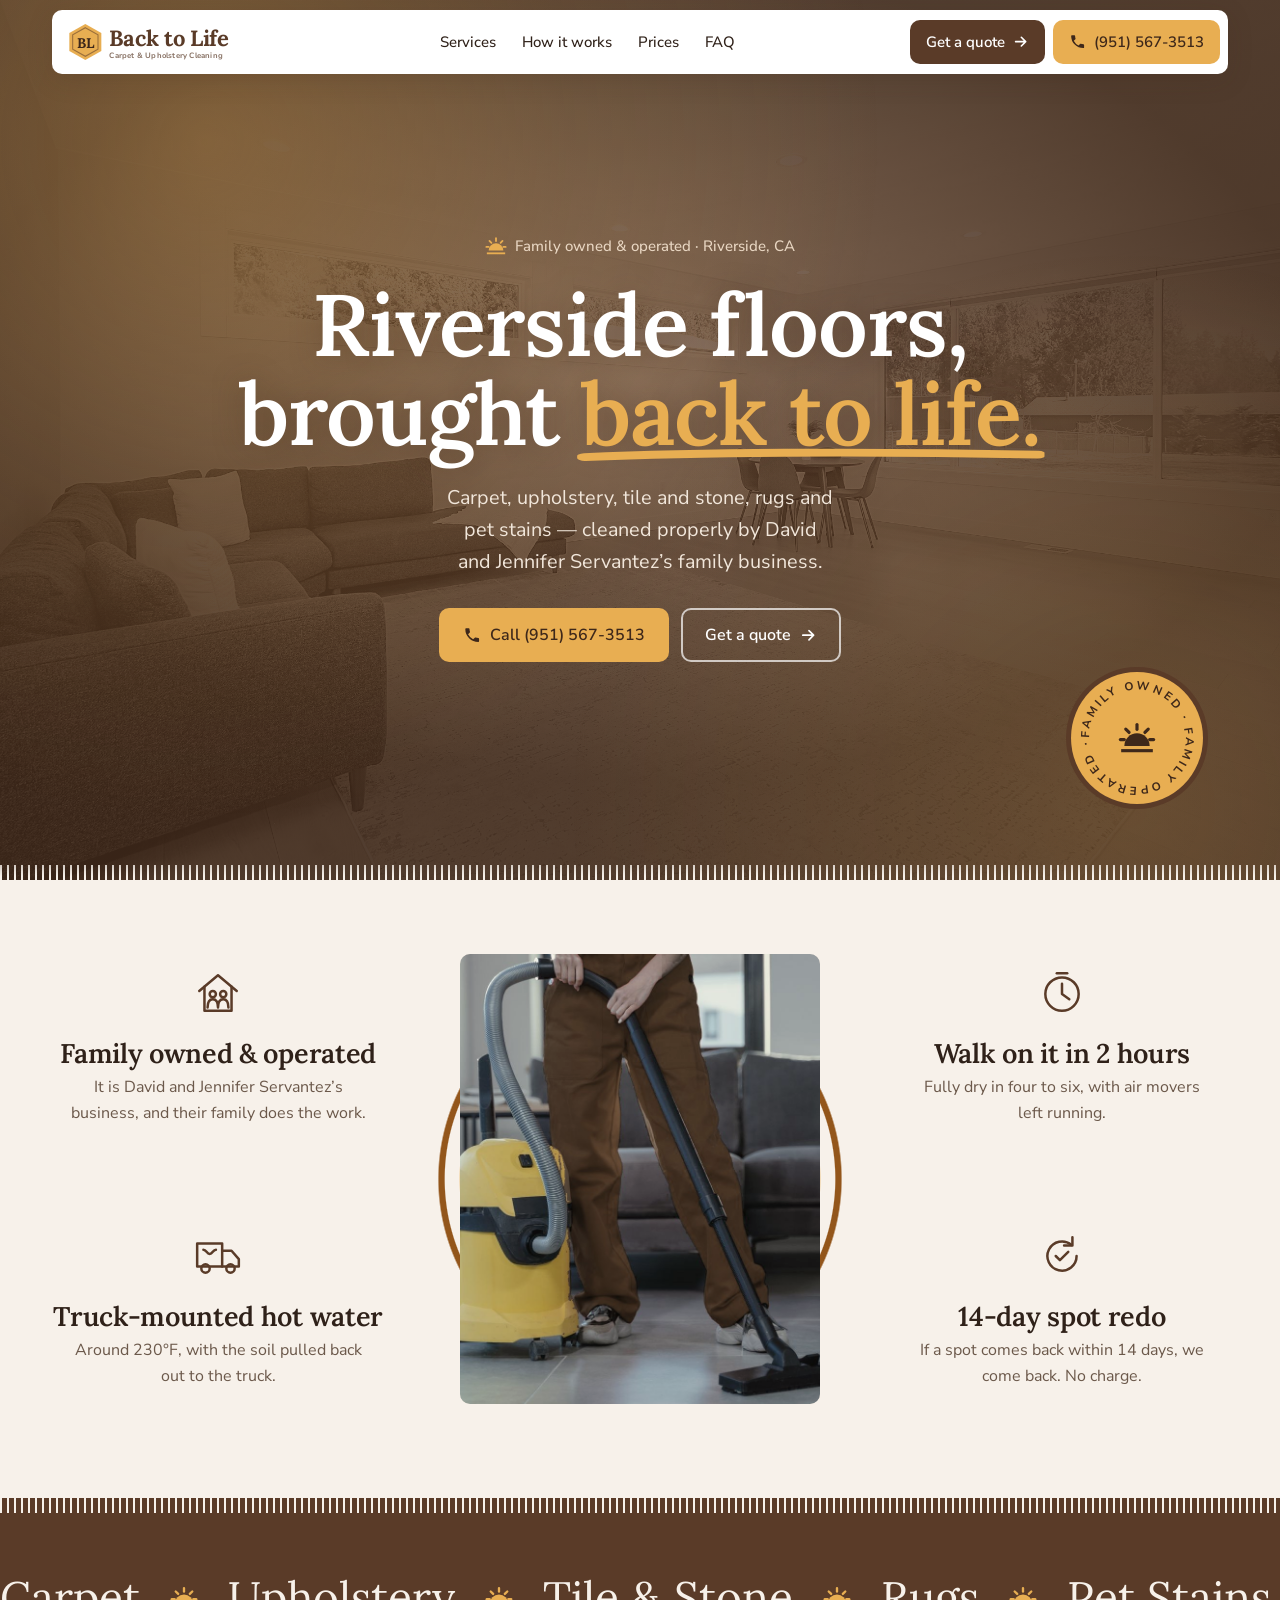
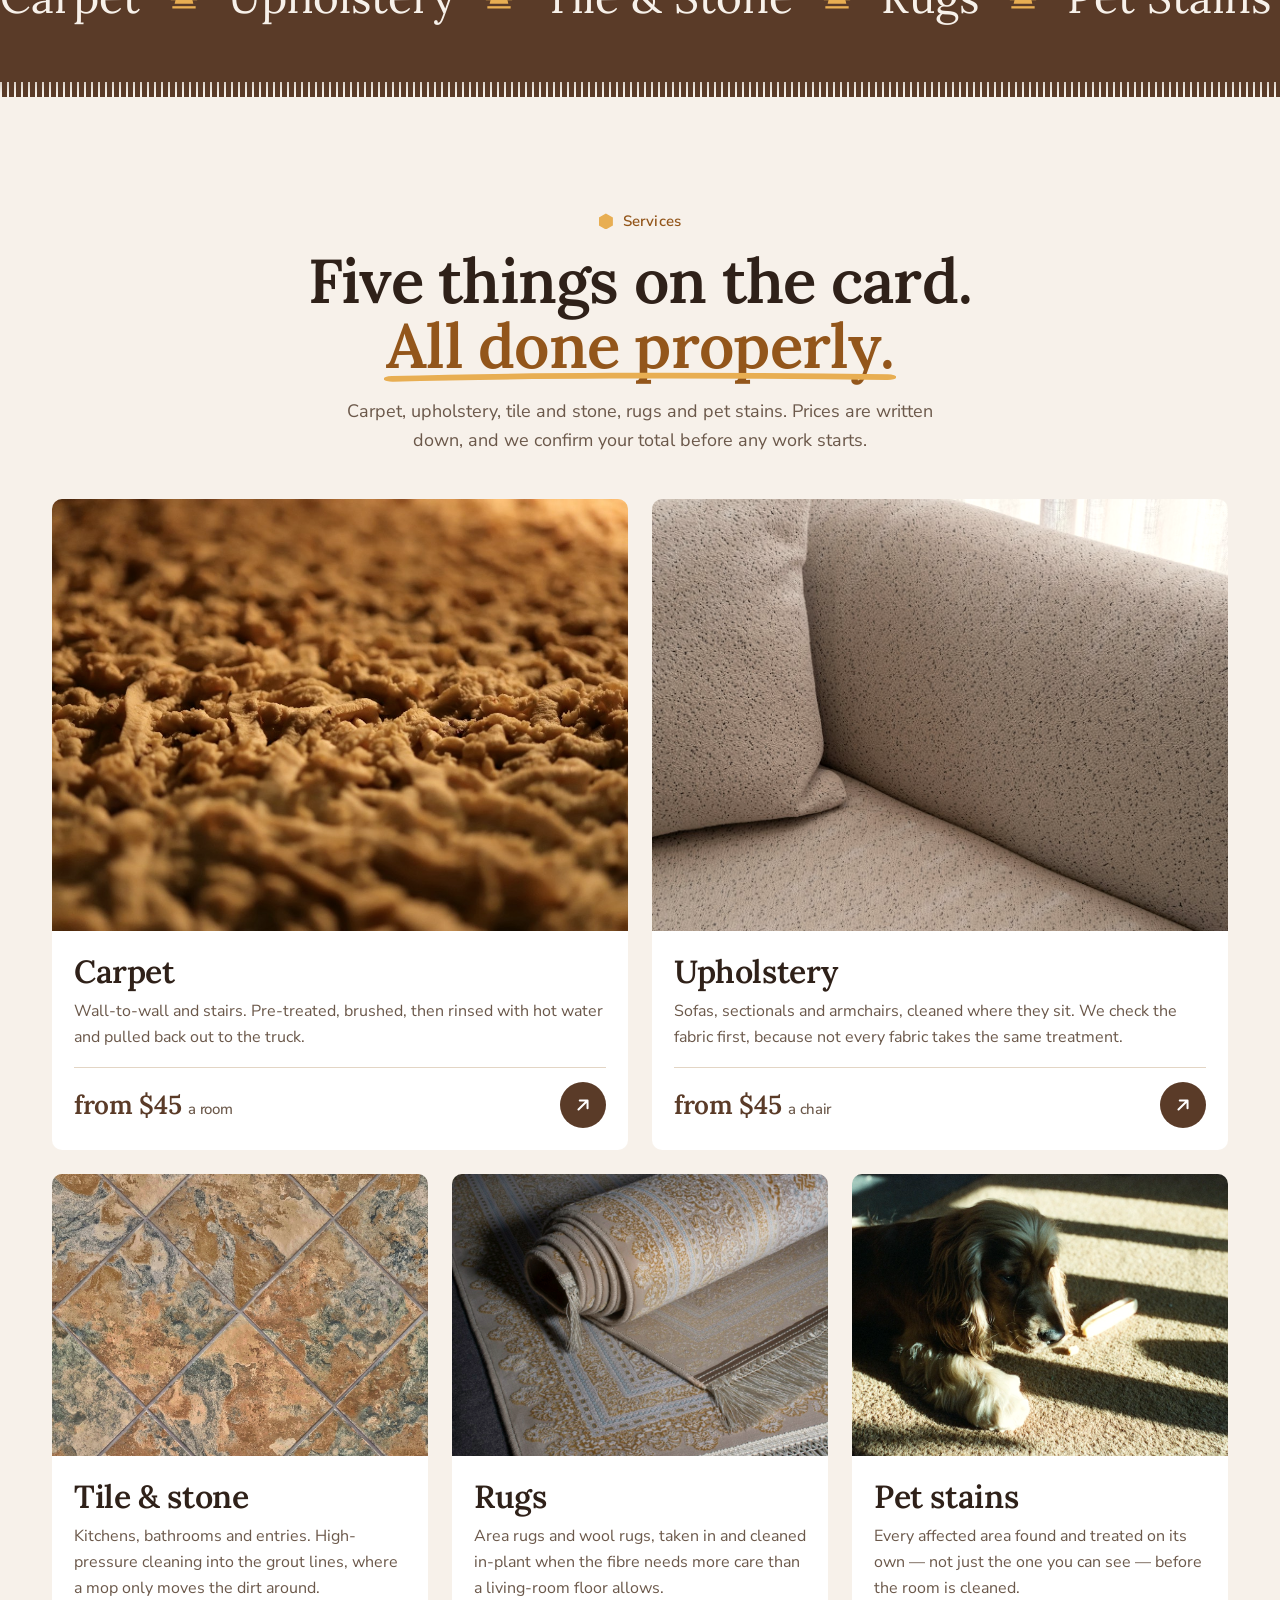
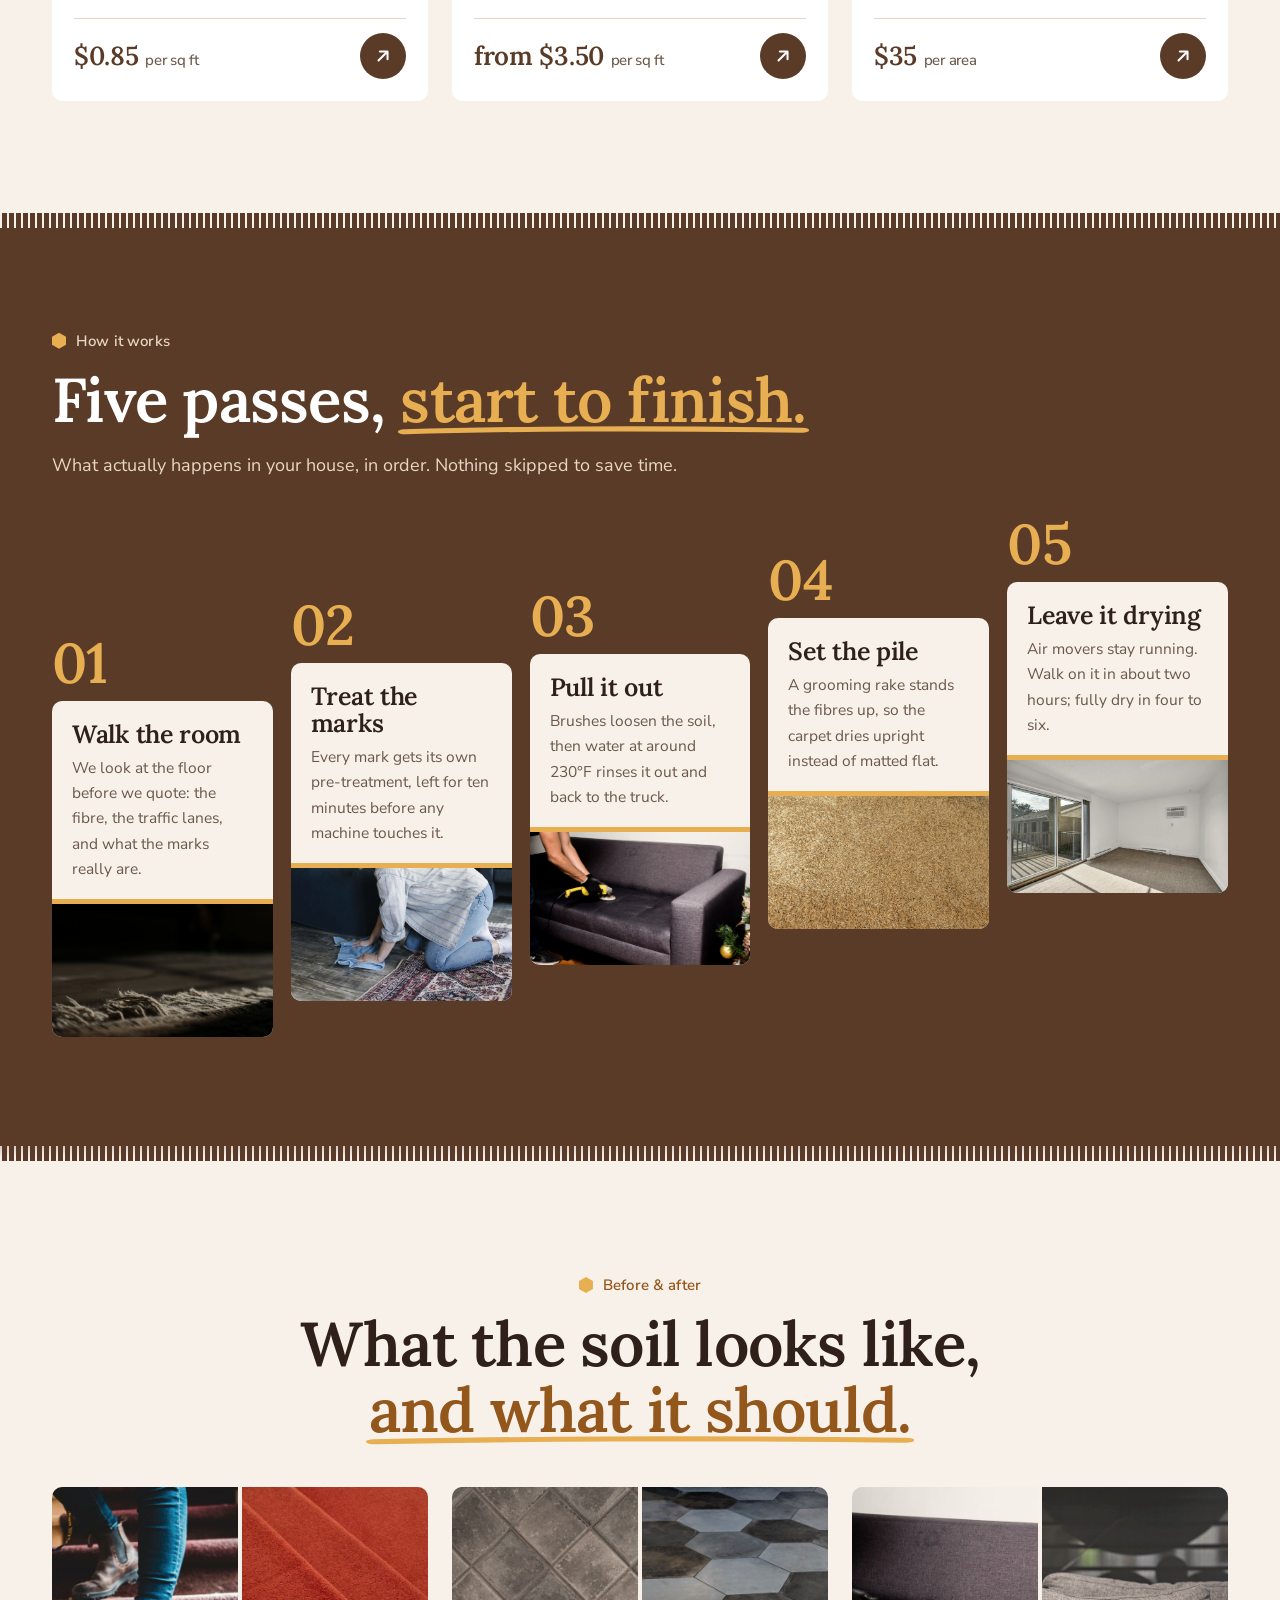
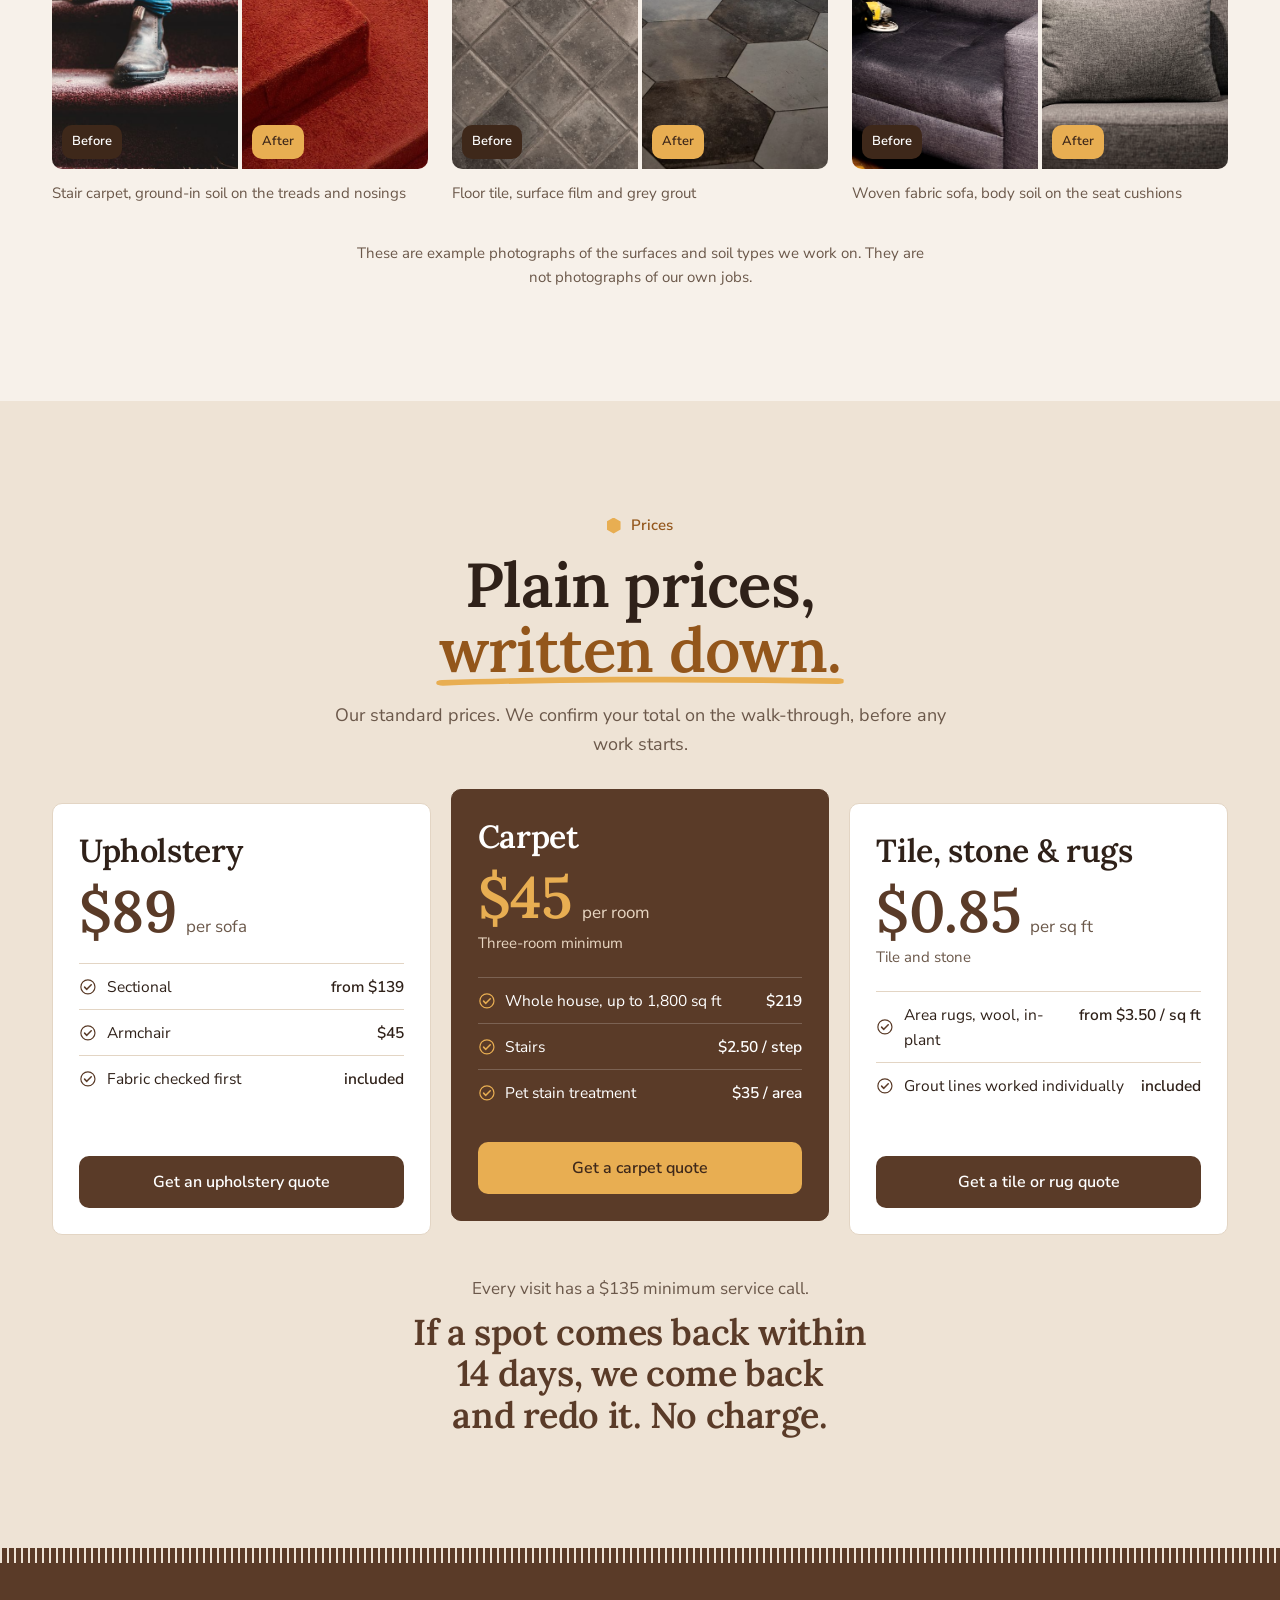
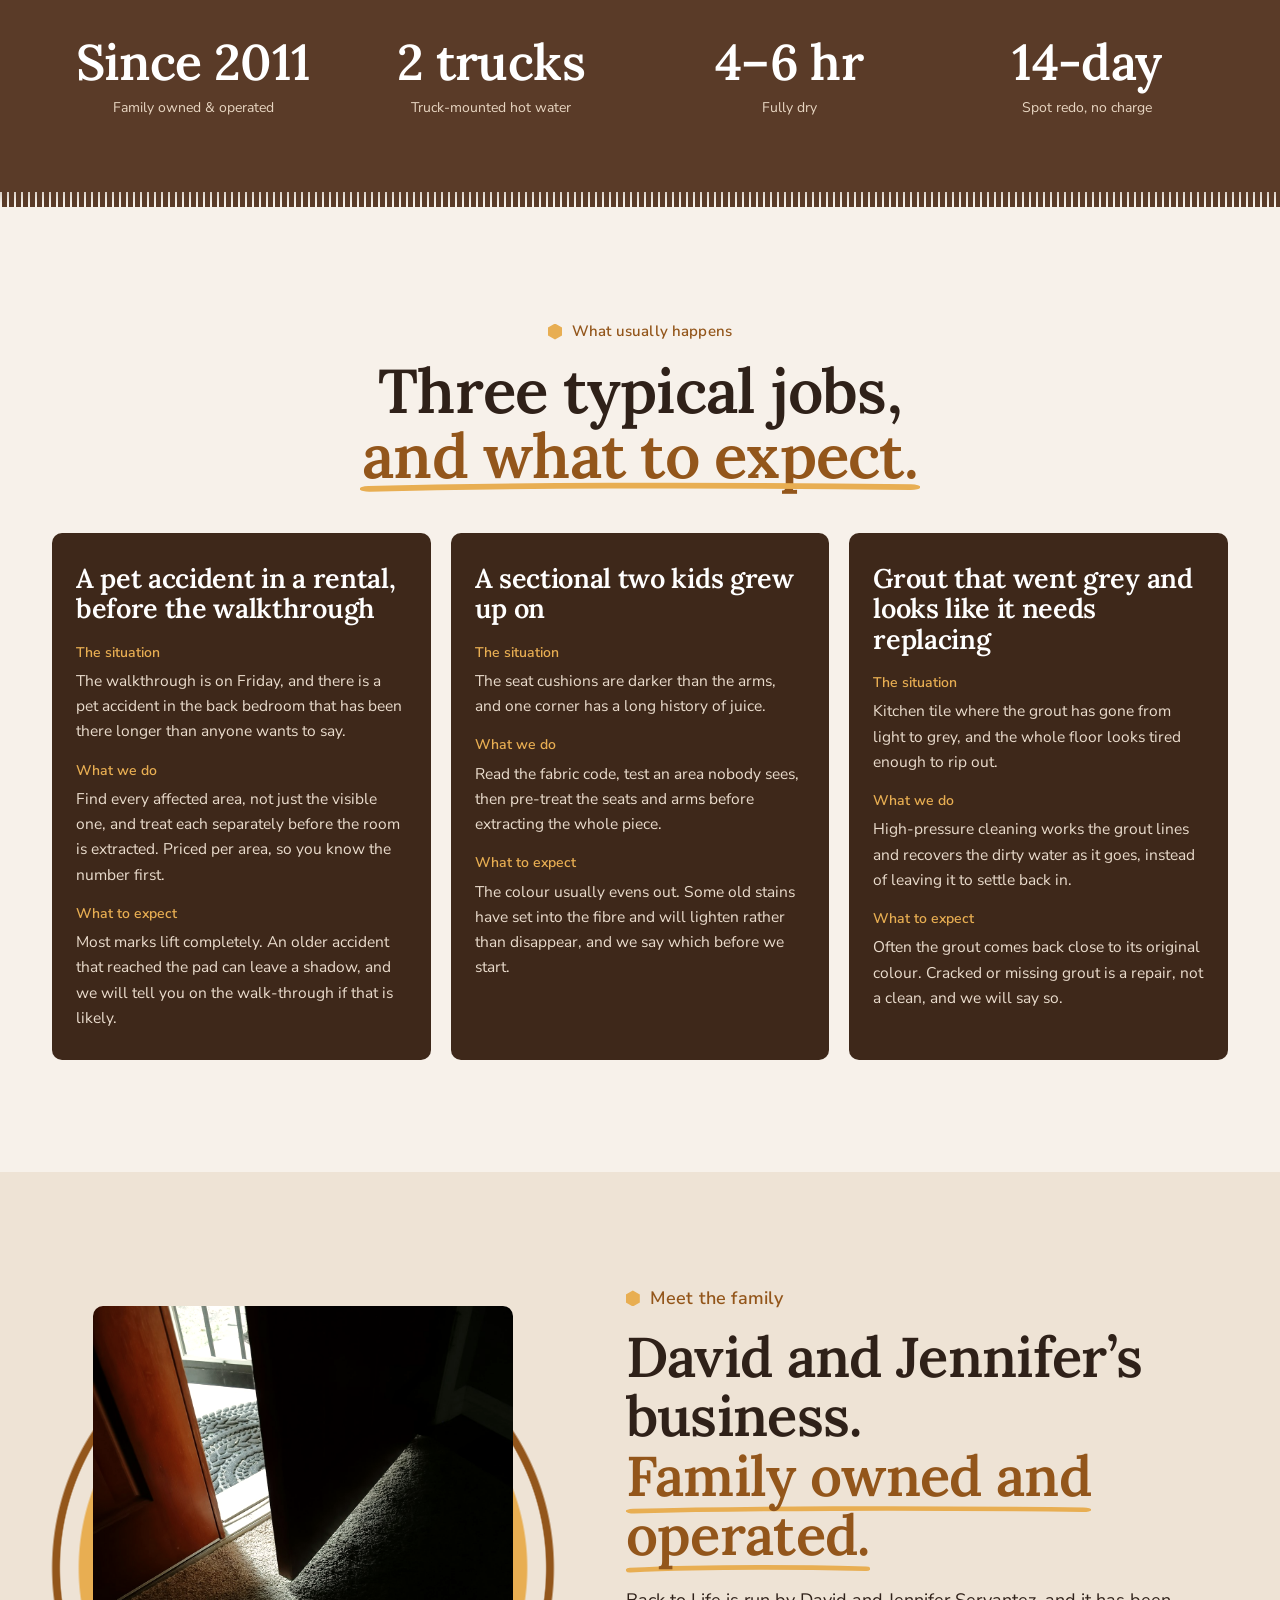
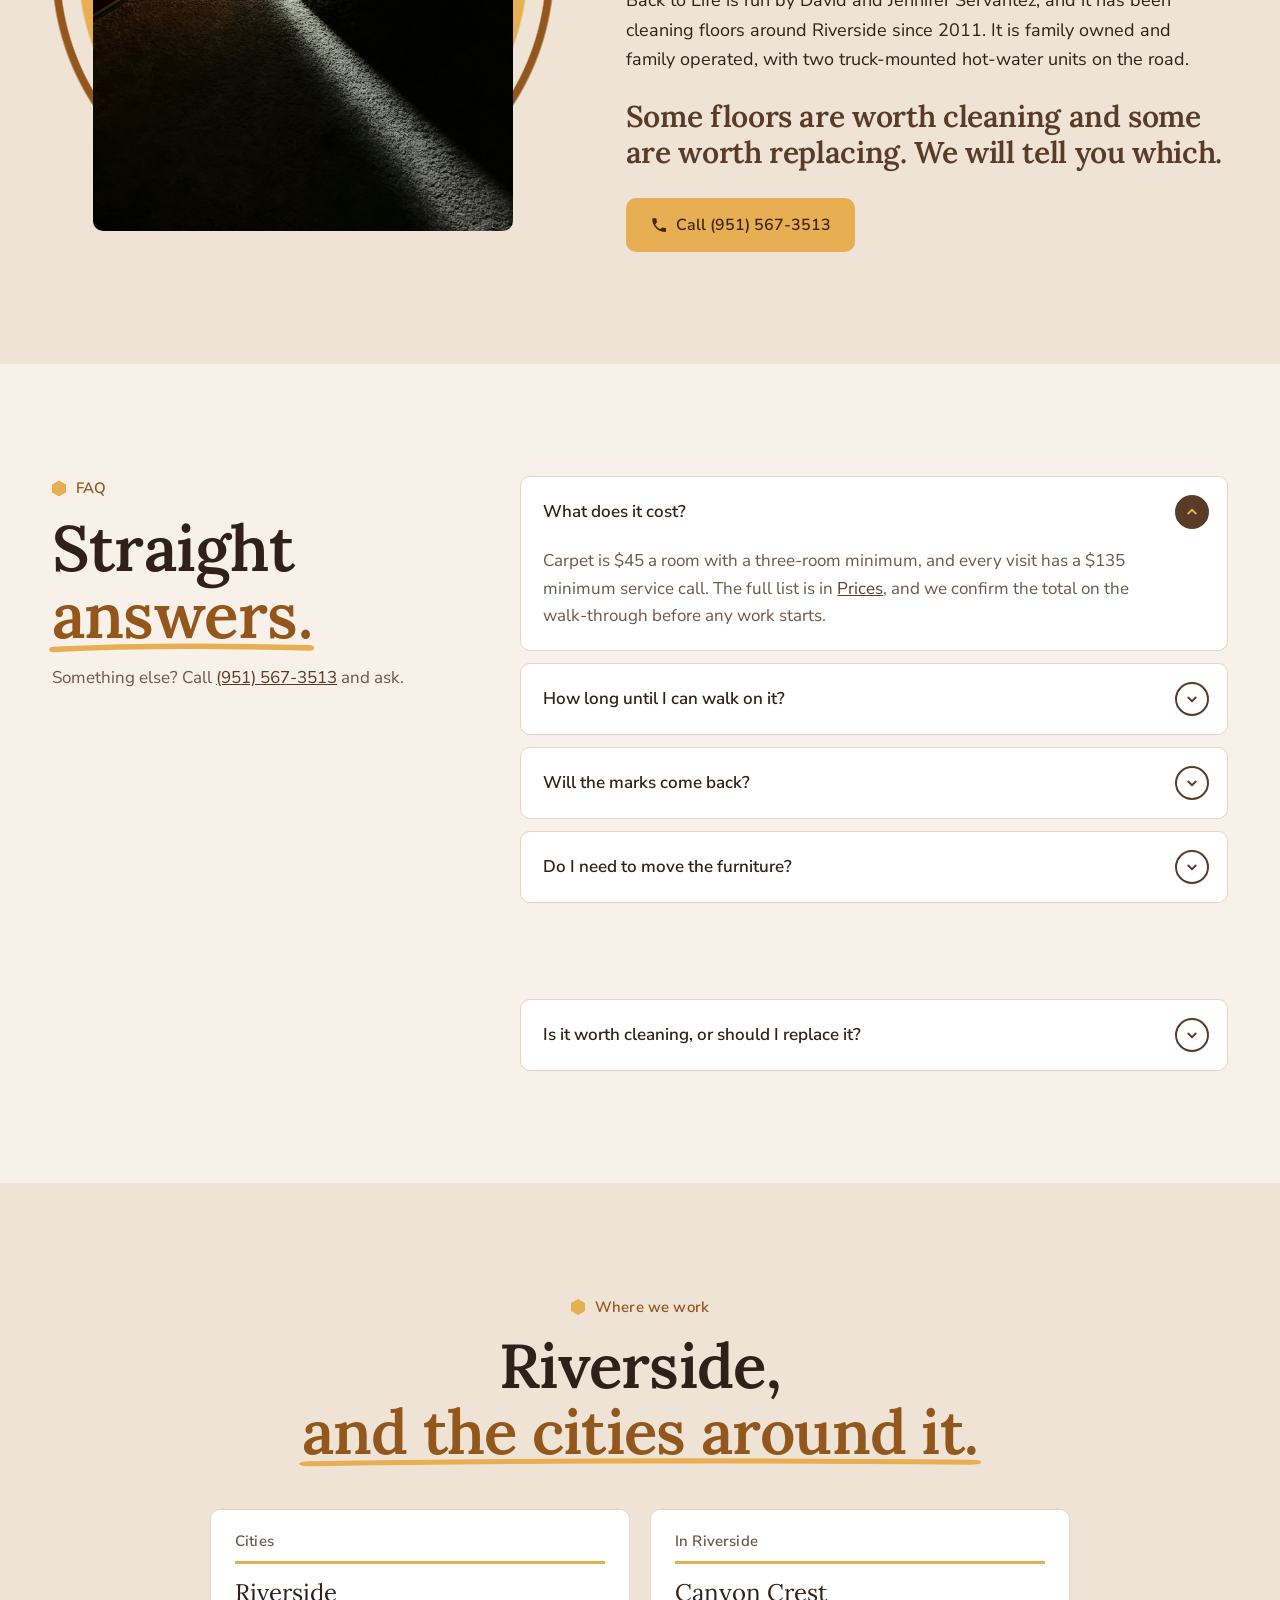
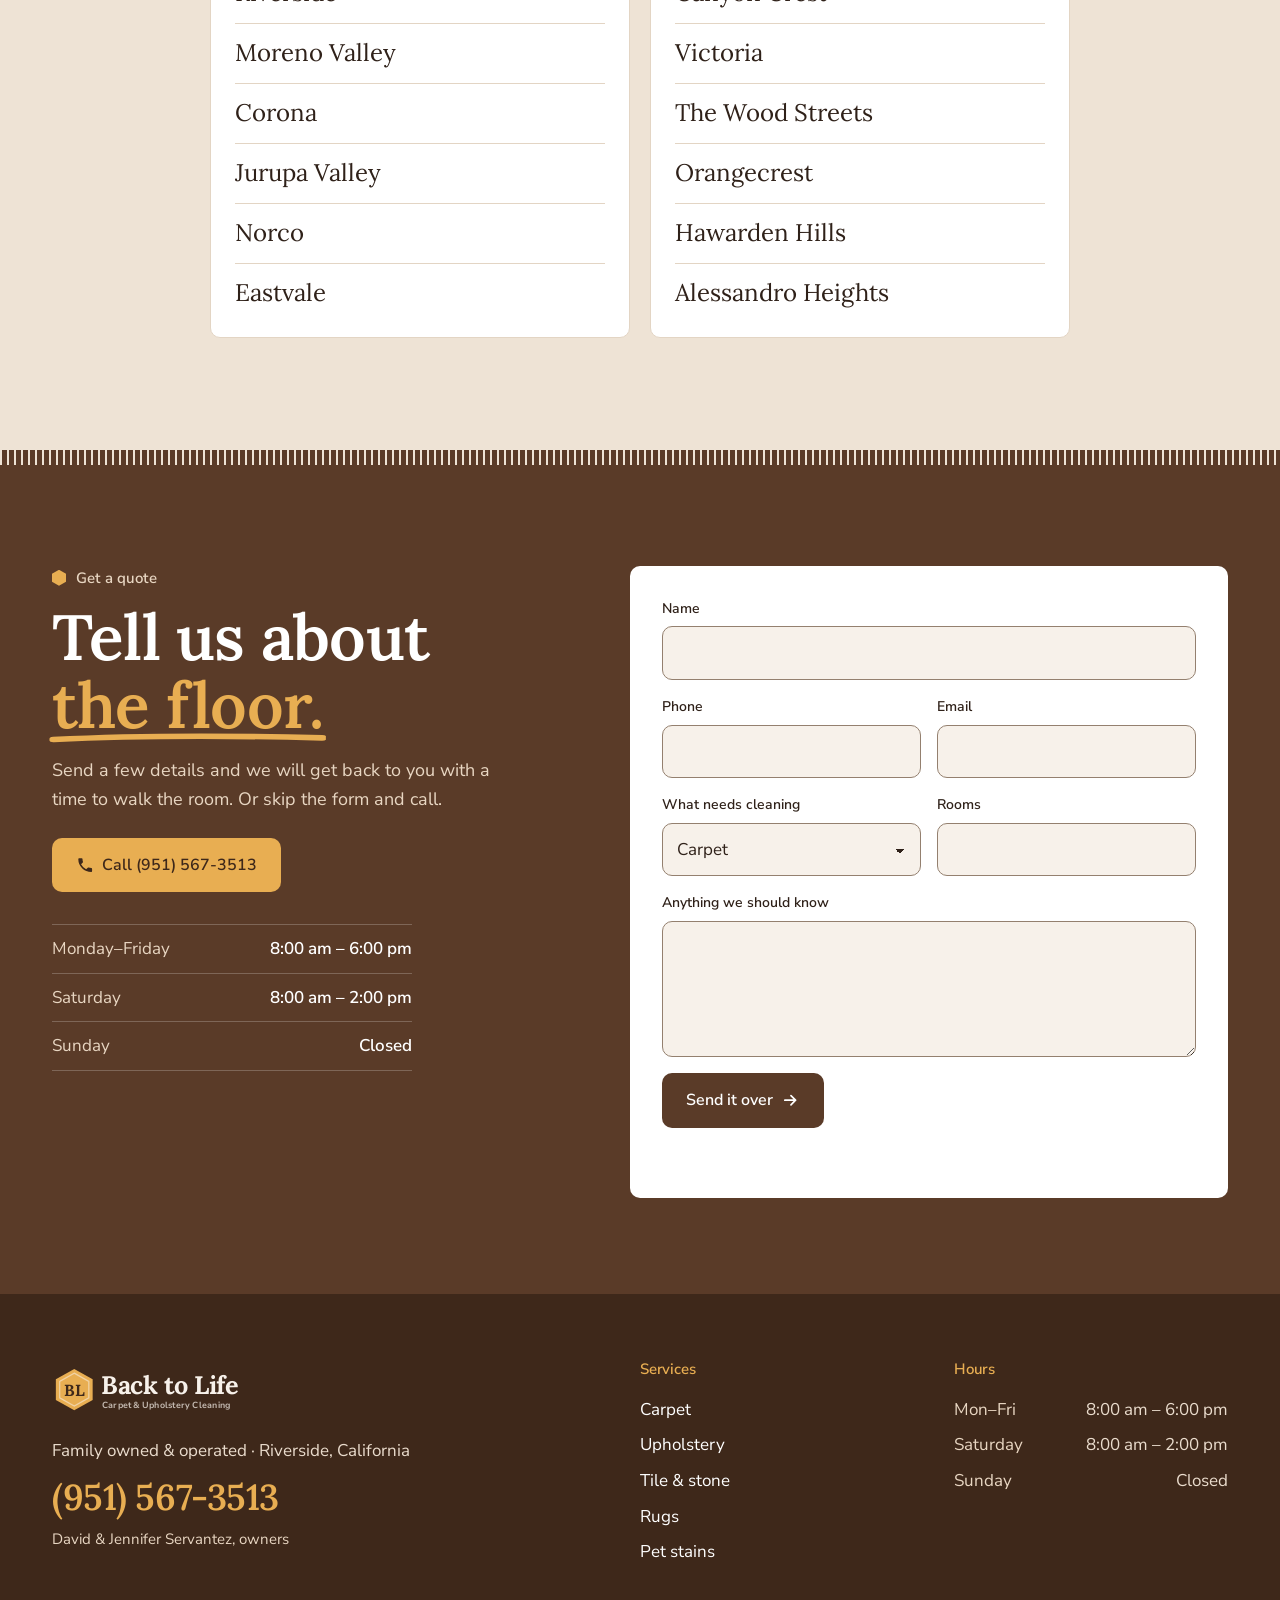
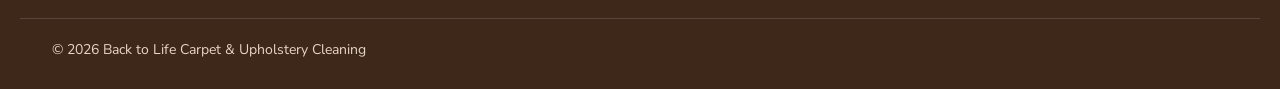
<file: i/index.html>
<!doctype html>
<html lang="en">
<head>
  <meta charset="utf-8">
  <meta name="viewport" content="width=device-width, initial-scale=1">
  <title>Back to Life Carpet &amp; Upholstery Cleaning · Riverside, CA</title>
  <meta name="description" content="Family owned and operated carpet, upholstery, tile and stone, rug and pet stain cleaning in Riverside, California. Call (951) 567-3513.">
  <meta name="robots" content="noindex, nofollow">
  <!-- CONCEPT I (honey and oak) — spec mockup for a prospect. Not launched. Same layout as Concepts A to D; new palette, type and proposed logo. Many details are illustrative — see HANDOFF-FOR-JOHN.md §0. -->
  <link rel="preconnect" href="https://fonts.googleapis.com">
  <link rel="preconnect" href="https://fonts.gstatic.com" crossorigin>
  <link href="https://fonts.googleapis.com/css2?family=Lora:wght@500;600;700&family=Nunito+Sans:opsz,wght@6..12,400;6..12,600;6..12,700&display=swap" rel="stylesheet">
  <link rel="stylesheet" href="styles.css">
  <script>document.documentElement.classList.add('js');</script>
</head>
<body>
  <!-- ============ SVG sprite: logo + icons ============ -->
  <svg width="0" height="0" style="position:absolute" aria-hidden="true" focusable="false">
    <!-- Logo: CONCEPT I — a proposed refresh (a honey hexagon monogram). Not their mark; for discussion only. -->
    <symbol id="logo" viewBox="0 0 300 72">
      <path fill="#E8AE52" d="M29 9 L53 22.5 L53 49.5 L29 63 L5 49.5 L5 22.5 Z"/>
      <path fill="none" stroke="currentColor" stroke-width="1.6" opacity=".55" d="M29 14.5 L48 25.25 L48 46.75 L29 57.5 L10 46.75 L10 25.25 Z"/>
      <text x="29" y="44.5" text-anchor="middle" font-family="'Lora', Georgia, serif" font-weight="700" font-size="21" fill="#3E281A">BL</text>
      <text x="64" y="42" font-family="'Lora', Georgia, serif" font-weight="700" font-size="33" letter-spacing="-.5" fill="currentColor">Back to Life</text>
      <text x="65" y="60.5" font-family="'Nunito Sans', system-ui, sans-serif" font-weight="700" font-size="11.6" letter-spacing=".3" fill="currentColor" opacity=".72">Carpet &amp; Upholstery Cleaning</text>
    </symbol>
    <symbol id="i-sun" viewBox="0 0 24 24"><path fill="currentColor" d="M4 17a8 8 0 0 1 16 0z"/><g stroke="currentColor" stroke-width="2" stroke-linecap="round"><path d="M12 3.5v3"/><path d="M4.9 6.4l2.1 2.1"/><path d="M19.1 6.4 17 8.5"/><path d="M1.5 13h2.5"/><path d="M20 13h2.5"/></g><path fill="currentColor" d="M2 19h20v2H2z"/></symbol>
    <symbol id="i-phone" viewBox="0 0 24 24"><path fill="currentColor" d="M6.6 10.8a15.2 15.2 0 0 0 6.6 6.6l2.2-2.2c.3-.3.7-.4 1-.2 1.1.4 2.3.6 3.6.6.6 0 1 .4 1 1V20c0 .6-.4 1-1 1A17 17 0 0 1 3 4c0-.6.4-1 1-1h3.5c.6 0 1 .4 1 1 0 1.3.2 2.5.6 3.6.1.3 0 .7-.2 1z"/></symbol>
    <symbol id="i-arrow" viewBox="0 0 24 24"><path fill="none" stroke="currentColor" stroke-width="2.2" stroke-linecap="round" stroke-linejoin="round" d="M5 12h14M13 6l6 6-6 6"/></symbol>
    <symbol id="i-check" viewBox="0 0 24 24"><circle cx="12" cy="12" r="9.5" fill="none" stroke="currentColor" stroke-width="1.6"/><path fill="none" stroke="currentColor" stroke-width="2" stroke-linecap="round" stroke-linejoin="round" d="M7.5 12.3l3 3 6-6.3"/></symbol>
    <symbol id="i-chev" viewBox="0 0 24 24"><path fill="none" stroke="currentColor" stroke-width="2.4" stroke-linecap="round" stroke-linejoin="round" d="M7 10l5 5 5-5"/></symbol>
    <symbol id="i-home" viewBox="0 0 48 48"><g fill="none" stroke="currentColor" stroke-width="2.4" stroke-linecap="round" stroke-linejoin="round"><path d="M6 22 24 7l18 15"/><path d="M11 18v23h26V18"/><circle cx="19" cy="25" r="3"/><circle cx="29" cy="25" r="3"/><path d="M14 38c0-5 2-8 5-8s5 3 5 8M24 38c0-5 2-8 5-8s5 3 5 8"/></g></symbol>
    <symbol id="i-truck" viewBox="0 0 48 48"><g fill="none" stroke="currentColor" stroke-width="2.4" stroke-linecap="round" stroke-linejoin="round"><path d="M4 12h24v22H4z"/><path d="M28 19h9l7 8v7H28"/><circle cx="12" cy="36" r="4"/><circle cx="36" cy="36" r="4"/><path d="M10 18c3 0 3 4 6 4s3-4 6-4"/></g></symbol>
    <symbol id="i-clock" viewBox="0 0 48 48"><g fill="none" stroke="currentColor" stroke-width="2.4" stroke-linecap="round" stroke-linejoin="round"><circle cx="24" cy="25" r="16"/><path d="M24 15v10l7 5"/><path d="M19 5h10"/></g></symbol>
    <symbol id="i-redo" viewBox="0 0 48 48"><g fill="none" stroke="currentColor" stroke-width="2.4" stroke-linecap="round" stroke-linejoin="round"><path d="M38 24a14 14 0 1 1-5-10.7"/><path d="M34 6v8h-8"/><path d="M18 24l4 4 8-8"/></g></symbol>
  </svg>

  <a class="skip-link" href="#main">Skip to content</a>

  <!-- ============ HEADER — floating white bar ============ -->
  <header class="site-header">
    <div class="wrap">
      <div class="header-bar">
        <a class="brand" href="#top" aria-label="Back to Life Carpet and Upholstery Cleaning, back to top">
          <svg class="logo" viewBox="0 0 300 72" aria-hidden="true"><use href="#logo"/></svg>
        </a>
        <nav class="site-nav" aria-label="Main">
          <ul>
            <li><a href="#services">Services</a></li>
            <li><a href="#how">How it works</a></li>
            <li><a href="#prices">Prices</a></li>
            <li><a href="#faq">FAQ</a></li>
          </ul>
        </nav>
        <div class="header-actions">
          <a class="btn btn-dark btn-sm header-quote" href="#contact">Get a quote <svg class="ico" aria-hidden="true"><use href="#i-arrow"/></svg></a>
          <a class="btn btn-accent btn-sm" href="tel:+19515673513"><svg class="ico" aria-hidden="true"><use href="#i-phone"/></svg><span class="hide-sm">(951) 567-3513</span><span class="show-sm">Call</span></a>
        </div>
      </div>
    </div>
  </header>

  <main id="main">

    <!-- ============ HERO ============ -->
    <section class="hero band-dark" id="top" aria-labelledby="hero-title">
      <!-- PLACEHOLDER stock (Unsplash) — warm sepia under a brown overlay -->
      <img class="hero-bg" src="../assets/PLACEHOLDER-hero-room.jpg" width="2400" height="1600" fetchpriority="high"
           alt="" aria-hidden="true">
      <div class="hero-scrim" aria-hidden="true"></div>
      <div class="hero-sun" aria-hidden="true"></div>
      <div class="wrap hero-inner">
        <p class="kicker reveal"><svg class="ico" aria-hidden="true"><use href="#i-sun"/></svg> Family owned &amp; operated · Riverside, CA</p>
        <h1 id="hero-title" class="reveal">Riverside floors,<br class="br-lg"> brought <span class="hl">back to life.</span></h1>
        <p class="hero-lede reveal">Carpet, upholstery, tile and stone, rugs and pet stains — cleaned properly by David and Jennifer Servantez’s family business.</p>
        <div class="hero-ctas reveal">
          <a class="btn btn-accent" href="tel:+19515673513"><svg class="ico" aria-hidden="true"><use href="#i-phone"/></svg> Call (951) 567-3513</a>
          <a class="btn btn-light" href="#contact">Get a quote <svg class="ico" aria-hidden="true"><use href="#i-arrow"/></svg></a>
        </div>
      </div>
      <div class="stamp" aria-hidden="true">
        <svg viewBox="0 0 120 120" class="stamp-ring">
          <defs><path id="stamp-path" d="M60 60 m-44 0 a44 44 0 1 1 88 0 a44 44 0 1 1 -88 0"/></defs>
          <text><textPath href="#stamp-path" startOffset="0" textLength="272" lengthAdjust="spacing">FAMILY OWNED · FAMILY OPERATED ·</textPath></text>
        </svg>
        <svg class="stamp-sun" viewBox="0 0 24 24"><use href="#i-sun"/></svg>
      </div>
      <div class="edge edge-bottom" style="--edge: var(--bg)" aria-hidden="true"></div>
    </section>

    <!-- ============ FEATURES ============ -->
    <section class="features band-light" aria-label="Why Back to Life">
      <div class="wrap features-grid">
        <div class="feature reveal">
          <svg class="feature-ico" aria-hidden="true"><use href="#i-home"/></svg>
          <h2>Family owned &amp; operated</h2>
          <p>It is David and Jennifer Servantez’s business, and their family does the work.</p>
        </div>
        <div class="feature reveal">
          <svg class="feature-ico" aria-hidden="true"><use href="#i-truck"/></svg>
          <h2>Truck-mounted hot water</h2>
          <p>Around 230°F, with the soil pulled back out to the truck.</p>
        </div>
        <figure class="features-media reveal">
          <div class="sun-disc" aria-hidden="true"></div>
          <div class="frame">
            <!-- PLACEHOLDER stock (Pexels 6195273), coveralls recoloured to caramel brown -->
            <img src="../assets/PLACEHOLDER-feature-clean-i.jpg" width="1400" height="933" loading="lazy"
                 alt="A technician in work coveralls cleaning a living-room floor beside a grey sofa">

          </div>
        </figure>
        <div class="feature reveal">
          <svg class="feature-ico" aria-hidden="true"><use href="#i-clock"/></svg>
          <h2>Walk on it in 2 hours</h2>
          <p>Fully dry in four to six, with air movers left running.</p>
        </div>
        <div class="feature reveal">
          <svg class="feature-ico" aria-hidden="true"><use href="#i-redo"/></svg>
          <h2>14-day spot redo</h2>
          <p>If a spot comes back within 14 days, we come back. No charge.</p>
        </div>
      </div>
    </section>

    <!-- ============ MARQUEE — real services only ============ -->
    <section class="marquee band-dark" aria-label="Services">
      <div class="edge edge-top" style="--edge: var(--bg)" aria-hidden="true"></div>
      <ul class="visually-hidden">
        <li>Carpet</li><li>Upholstery</li><li>Tile and stone</li><li>Rugs</li><li>Pet stains</li>
      </ul>
      <div class="marquee-track" aria-hidden="true">
        <div class="marquee-group">
          <span>Carpet</span><svg class="ico"><use href="#i-sun"/></svg>
          <span>Upholstery</span><svg class="ico"><use href="#i-sun"/></svg>
          <span>Tile &amp; Stone</span><svg class="ico"><use href="#i-sun"/></svg>
          <span>Rugs</span><svg class="ico"><use href="#i-sun"/></svg>
          <span>Pet Stains</span><svg class="ico"><use href="#i-sun"/></svg>
          <span>Family Owned</span><svg class="ico"><use href="#i-sun"/></svg>
        </div>
        <div class="marquee-group">
          <span>Carpet</span><svg class="ico"><use href="#i-sun"/></svg>
          <span>Upholstery</span><svg class="ico"><use href="#i-sun"/></svg>
          <span>Tile &amp; Stone</span><svg class="ico"><use href="#i-sun"/></svg>
          <span>Rugs</span><svg class="ico"><use href="#i-sun"/></svg>
          <span>Pet Stains</span><svg class="ico"><use href="#i-sun"/></svg>
          <span>Family Owned</span><svg class="ico"><use href="#i-sun"/></svg>
        </div>
      </div>
      <div class="edge edge-bottom" style="--edge: var(--bg)" aria-hidden="true"></div>
    </section>

    <!-- ============ SERVICES — the five on the card ============ -->
    <section class="section band-light" id="services" aria-labelledby="services-title">
      <div class="wrap">
        <header class="section-head center reveal">
          <p class="eyebrow">Services</p>
          <h2 id="services-title">Five things on the card.<br> <span class="hl">All done properly.</span></h2>
          <p class="section-lede">Carpet, upholstery, tile and stone, rugs and pet stains. Prices are written down, and we confirm your total before any work starts.</p>
        </header>

        <div class="service-grid">
          <article class="service service-lg reveal">
            <div class="frame frame-43"><img src="../assets/PLACEHOLDER-service-carpet.jpg" width="1200" height="800" loading="lazy" alt="Close-up of dense tan carpet pile, shallow focus"></div>
            <div class="service-body">
              <h3>Carpet</h3>
              <p>Wall-to-wall and stairs. Pre-treated, brushed, then rinsed with hot water and pulled back out to the truck.</p>
              <div class="service-foot"><span class="price">from $45 <small>a room</small></span><a class="round-btn" href="#prices" aria-label="Carpet prices"><svg aria-hidden="true"><use href="#i-arrow"/></svg></a></div>
            </div>
          </article>

          <article class="service service-lg reveal">
            <div class="frame frame-43"><img src="../assets/PLACEHOLDER-service-upholstery.jpg" width="1200" height="1800" loading="lazy" alt="The arm and seat of a textured oatmeal fabric sofa in soft window light"></div>
            <div class="service-body">
              <h3>Upholstery</h3>
              <p>Sofas, sectionals and armchairs, cleaned where they sit. We check the fabric first, because not every fabric takes the same treatment.</p>
              <div class="service-foot"><span class="price">from $45 <small>a chair</small></span><a class="round-btn" href="#prices" aria-label="Upholstery prices"><svg aria-hidden="true"><use href="#i-arrow"/></svg></a></div>
            </div>
          </article>

          <article class="service reveal">
            <div class="frame frame-43"><img src="../assets/PLACEHOLDER-service-tile.jpg" width="1200" height="1200" loading="lazy" alt="Warm-toned stone-look floor tile laid on the diagonal, grout lines visible"></div>
            <div class="service-body">
              <h3>Tile &amp; stone</h3>
              <p>Kitchens, bathrooms and entries. High-pressure cleaning into the grout lines, where a mop only moves the dirt around.</p>
              <div class="service-foot"><span class="price">$0.85 <small>per sq ft</small></span><a class="round-btn" href="#prices" aria-label="Tile and stone prices"><svg aria-hidden="true"><use href="#i-arrow"/></svg></a></div>
            </div>
          </article>

          <article class="service reveal">
            <div class="frame frame-43"><img src="../assets/PLACEHOLDER-service-rugs.jpg" width="1200" height="1800" loading="lazy" alt="A patterned area rug rolled up on top of another rug"></div>
            <div class="service-body">
              <h3>Rugs</h3>
              <p>Area rugs and wool rugs, taken in and cleaned in-plant when the fibre needs more care than a living-room floor allows.</p>
              <div class="service-foot"><span class="price">from $3.50 <small>per sq ft</small></span><a class="round-btn" href="#prices" aria-label="Rug prices"><svg aria-hidden="true"><use href="#i-arrow"/></svg></a></div>
            </div>
          </article>

          <article class="service reveal">
            <div class="frame frame-43"><img src="../assets/PLACEHOLDER-service-pet.jpg" width="1200" height="796" loading="lazy" alt="A spaniel resting on a light carpet in bands of sunlight"></div>
            <div class="service-body">
              <h3>Pet stains</h3>
              <p>Every affected area found and treated on its own — not just the one you can see — before the room is cleaned.</p>
              <div class="service-foot"><span class="price">$35 <small>per area</small></span><a class="round-btn" href="#prices" aria-label="Pet stain prices"><svg aria-hidden="true"><use href="#i-arrow"/></svg></a></div>
            </div>
          </article>
        </div>
      </div>
    </section>

    <!-- ============ HOW IT WORKS — five staggered step cards ============ -->
    <section class="how band-dark" id="how" aria-labelledby="how-title">
      <div class="edge edge-top" style="--edge: var(--bg)" aria-hidden="true"></div>
      <div class="wrap">
        <header class="section-head reveal">
          <p class="eyebrow eyebrow-light">How it works</p>
          <h2 id="how-title">Five passes, <span class="hl">start to finish.</span></h2>
          <p class="section-lede">What actually happens in your house, in order. Nothing skipped to save time.</p>
        </header>

        <ol class="steps">
          <li class="step reveal">
            <span class="step-num" aria-hidden="true">01</span>
            <div class="step-card">
              <h3><span class="visually-hidden">Step 1: </span>Walk the room</h3>
              <p>We look at the floor before we quote: the fibre, the traffic lanes, and what the marks really are.</p>
              <div class="step-img"><img src="../assets/PLACEHOLDER-pass-01.jpg" width="1400" height="933" loading="lazy" alt="A floor-level view across carpet pile in low raking light"></div>
            </div>
          </li>
          <li class="step reveal">
            <span class="step-num" aria-hidden="true">02</span>
            <div class="step-card">
              <h3><span class="visually-hidden">Step 2: </span>Treat the marks</h3>
              <p>Every mark gets its own pre-treatment, left for ten minutes before any machine touches it.</p>
              <div class="step-img step-img-low"><img src="../assets/PLACEHOLDER-pass-02.jpg" width="1400" height="2100" loading="lazy" alt="Someone on hands and knees working a cloth over one spot at floor level, beside a patterned rug"></div>
            </div>
          </li>
          <li class="step reveal">
            <span class="step-num" aria-hidden="true">03</span>
            <div class="step-card">
              <h3><span class="visually-hidden">Step 3: </span>Pull it out</h3>
              <p>Brushes loosen the soil, then water at around 230°F rinses it out and back to the truck.</p>
              <div class="step-img"><img src="../assets/PLACEHOLDER-ba-sofa-before.jpg" width="1000" height="667" loading="lazy" alt="A grey fabric sofa seat being worked over with a rotary brush"></div>
            </div>
          </li>
          <li class="step reveal">
            <span class="step-num" aria-hidden="true">04</span>
            <div class="step-card">
              <h3><span class="visually-hidden">Step 4: </span>Set the pile</h3>
              <p>A grooming rake stands the fibres up, so the carpet dries upright instead of matted flat.</p>
              <div class="step-img"><img src="../assets/PLACEHOLDER-pass-04.jpg" width="1400" height="932" loading="lazy" alt="Carpet pile standing upright and even across the frame"></div>
            </div>
          </li>
          <li class="step reveal">
            <span class="step-num" aria-hidden="true">05</span>
            <div class="step-card">
              <h3><span class="visually-hidden">Step 5: </span>Leave it drying</h3>
              <p>Air movers stay running. Walk on it in about two hours; fully dry in four to six.</p>
              <div class="step-img"><img src="../assets/PLACEHOLDER-pass-05.jpg" width="1400" height="935" loading="lazy" alt="An empty carpeted room with sun coming through a sliding glass door"></div>
            </div>
          </li>
        </ol>
      </div>
      <div class="edge edge-bottom" style="--edge: var(--bg)" aria-hidden="true"></div>
    </section>

    <!-- ============ BEFORE / AFTER — static splits, honestly labelled ============ -->
    <section class="section band-light" id="before-after" aria-labelledby="ba-title">
      <div class="wrap">
        <header class="section-head center reveal">
          <p class="eyebrow">Before &amp; after</p>
          <h2 id="ba-title">What the soil looks like,<br> <span class="hl">and what it should.</span></h2>
        </header>

        <div class="ba-grid">
          <figure class="ba reveal">
            <div class="ba-pair">
              <div class="ba-half"><img src="../assets/PLACEHOLDER-ba-stairs-before.jpg" width="1000" height="667" loading="lazy" alt="Worn red stair carpet with grit ground into the treads"><span class="ba-label">Before</span></div>
              <div class="ba-half"><img src="../assets/PLACEHOLDER-ba-stairs-after.jpg" width="1000" height="645" loading="lazy" alt="Clean red stair carpet with crisp, even pile on the nosings"><span class="ba-label ba-label-after">After</span></div>
            </div>
            <figcaption>Stair carpet, ground-in soil on the treads and nosings</figcaption>
          </figure>
          <figure class="ba reveal">
            <div class="ba-pair">
              <div class="ba-half"><img src="../assets/PLACEHOLDER-ba-tile-before.jpg" width="1000" height="667" loading="lazy" alt="Grey floor tile with a dull surface film and darkened grout lines"><span class="ba-label">Before</span></div>
              <div class="ba-half"><img src="../assets/PLACEHOLDER-ba-tile-after.jpg" width="1000" height="667" loading="lazy" alt="Clean hexagonal floor tile with light, even grout lines"><span class="ba-label ba-label-after">After</span></div>
            </div>
            <figcaption>Floor tile, surface film and grey grout</figcaption>
          </figure>
          <figure class="ba reveal">
            <div class="ba-pair">
              <div class="ba-half"><img src="../assets/PLACEHOLDER-ba-sofa-before.jpg" width="1000" height="667" loading="lazy" alt="A grey woven-fabric sofa seat being worked over with a rotary brush"><span class="ba-label">Before</span></div>
              <div class="ba-half"><img src="../assets/PLACEHOLDER-ba-sofa-after.jpg" width="1000" height="750" loading="lazy" alt="A clean grey woven-fabric sofa with even colour across the cushions"><span class="ba-label ba-label-after">After</span></div>
            </div>
            <figcaption>Woven fabric sofa, body soil on the seat cushions</figcaption>
          </figure>
        </div>
        <p class="ba-note">These are example photographs of the surfaces and soil types we work on. They are not photographs of our own jobs.</p>
      </div>
    </section>

    <!-- ============ PRICING — three cards, no ranking flags ============ -->
    <section class="section band-light2" id="prices" aria-labelledby="prices-title">
      <div class="wrap">
        <header class="section-head center reveal">
          <p class="eyebrow">Prices</p>
          <h2 id="prices-title">Plain prices,<br> <span class="hl">written down.</span></h2>
          <p class="section-lede">Our standard prices. We confirm your total on the walk-through, before any work starts.</p>
        </header>

        <div class="price-grid">
          <article class="price-card reveal">
            <h3>Upholstery</h3>
            <p class="price-big"><span>$89</span> per sofa</p>
            <ul class="price-list">
              <li><svg class="ico" aria-hidden="true"><use href="#i-check"/></svg><span>Sectional</span><b>from $139</b></li>
              <li><svg class="ico" aria-hidden="true"><use href="#i-check"/></svg><span>Armchair</span><b>$45</b></li>
              <li><svg class="ico" aria-hidden="true"><use href="#i-check"/></svg><span>Fabric checked first</span><b>included</b></li>
            </ul>
            <a class="btn btn-dark btn-block" href="#contact">Get an upholstery quote</a>
          </article>

          <article class="price-card price-card-dark reveal">
            <h3>Carpet</h3>
            <p class="price-big"><span>$45</span> per room</p>
            <p class="price-sub">Three-room minimum</p>
            <ul class="price-list">
              <li><svg class="ico" aria-hidden="true"><use href="#i-check"/></svg><span>Whole house, up to 1,800 sq ft</span><b>$219</b></li>
              <li><svg class="ico" aria-hidden="true"><use href="#i-check"/></svg><span>Stairs</span><b>$2.50 / step</b></li>
              <li><svg class="ico" aria-hidden="true"><use href="#i-check"/></svg><span>Pet stain treatment</span><b>$35 / area</b></li>
            </ul>
            <a class="btn btn-accent btn-block" href="#contact">Get a carpet quote</a>
          </article>

          <article class="price-card reveal">
            <h3>Tile, stone &amp; rugs</h3>
            <p class="price-big"><span>$0.85</span> per sq ft</p>
            <p class="price-sub">Tile and stone</p>
            <ul class="price-list">
              <li><svg class="ico" aria-hidden="true"><use href="#i-check"/></svg><span>Area rugs, wool, in-plant</span><b>from $3.50 / sq ft</b></li>
              <li><svg class="ico" aria-hidden="true"><use href="#i-check"/></svg><span>Grout lines worked individually</span><b>included</b></li>
            </ul>
            <a class="btn btn-dark btn-block" href="#contact">Get a tile or rug quote</a>
          </article>
        </div>

        <div class="price-foot reveal">
          <p class="price-min">Every visit has a $135 minimum service call.</p>
          <p class="guarantee">If a spot comes back within 14 days, we come back and redo it. No charge.</p>
        </div>
      </div>
    </section>

    <!-- ============ STAT BAND — operational figures only ============ -->
    <section class="stats band-dark" aria-label="The business in four figures">
      <div class="edge edge-top" style="--edge: var(--bg2)" aria-hidden="true"></div>
      <dl class="wrap stat-grid">
        <div class="stat reveal"><dd>Since 2011</dd><dt>Family owned &amp; operated</dt></div>
        <div class="stat reveal"><dd>2 trucks</dd><dt>Truck-mounted hot water</dt></div>
        <div class="stat reveal"><dd>4–6 hr</dd><dt>Fully dry</dt></div>
        <div class="stat reveal"><dd>14-day</dd><dt>Spot redo, no charge</dt></div>
      </dl>
      <div class="edge edge-bottom" style="--edge: var(--bg)" aria-hidden="true"></div>
    </section>

    <!-- ============ WHAT USUALLY HAPPENS — company voice, no quotes, no names ============ -->
    <section class="section band-light" id="typical-jobs" aria-labelledby="jobs-title">
      <div class="wrap">
        <header class="section-head center reveal">
          <p class="eyebrow">What usually happens</p>
          <h2 id="jobs-title">Three typical jobs,<br> <span class="hl">and what to expect.</span></h2>
        </header>

        <div class="jobs">
          <article class="job reveal">
            <h3>A pet accident in a rental, before the walkthrough</h3>
            <dl>
              <dt>The situation</dt>
              <dd>The walkthrough is on Friday, and there is a pet accident in the back bedroom that has been there longer than anyone wants to say.</dd>
              <dt>What we do</dt>
              <dd>Find every affected area, not just the visible one, and treat each separately before the room is extracted. Priced per area, so you know the number first.</dd>
              <dt>What to expect</dt>
              <dd>Most marks lift completely. An older accident that reached the pad can leave a shadow, and we will tell you on the walk-through if that is likely.</dd>
            </dl>
          </article>
          <article class="job reveal">
            <h3>A sectional two kids grew up on</h3>
            <dl>
              <dt>The situation</dt>
              <dd>The seat cushions are darker than the arms, and one corner has a long history of juice.</dd>
              <dt>What we do</dt>
              <dd>Read the fabric code, test an area nobody sees, then pre-treat the seats and arms before extracting the whole piece.</dd>
              <dt>What to expect</dt>
              <dd>The colour usually evens out. Some old stains have set into the fibre and will lighten rather than disappear, and we say which before we start.</dd>
            </dl>
          </article>
          <article class="job reveal">
            <h3>Grout that went grey and looks like it needs replacing</h3>
            <dl>
              <dt>The situation</dt>
              <dd>Kitchen tile where the grout has gone from light to grey, and the whole floor looks tired enough to rip out.</dd>
              <dt>What we do</dt>
              <dd>High-pressure cleaning works the grout lines and recovers the dirty water as it goes, instead of leaving it to settle back in.</dd>
              <dt>What to expect</dt>
              <dd>Often the grout comes back close to its original colour. Cracked or missing grout is a repair, not a clean, and we will say so.</dd>
            </dl>
          </article>
        </div>
      </div>
    </section>

    <!-- ============ ABOUT ============ -->
    <section class="section band-light2" id="about" aria-labelledby="about-title">
      <div class="wrap about-inner">
        <figure class="about-media reveal">
          <div class="sun-disc sun-disc-lg" aria-hidden="true"></div>
          <div class="frame"><img src="../assets/PLACEHOLDER-about.jpg" width="1200" height="1642" loading="lazy" alt="Light from an open door falling across a dark carpeted floor"></div>
        </figure>
        <div class="about-copy reveal">
          <p class="eyebrow">Meet the family</p>
          <h2 id="about-title">David and Jennifer’s business.<br> <span class="hl">Family owned and operated.</span></h2>
          <p>Back to Life is run by David and Jennifer Servantez, and it has been cleaning floors around Riverside since 2011. It is family owned and family operated, with two truck-mounted hot-water units on the road.</p>
          <p class="about-close">Some floors are worth cleaning and some are worth replacing. We will tell you which.</p>
          <a class="btn btn-accent" href="tel:+19515673513"><svg class="ico" aria-hidden="true"><use href="#i-phone"/></svg> Call (951) 567-3513</a>
        </div>
      </div>
    </section>

    <!-- ============ FAQ — details/summary works without JS ============ -->
    <section class="section band-light" id="faq" aria-labelledby="faq-title">
      <div class="wrap faq-inner">
        <header class="faq-head reveal">
          <p class="eyebrow">FAQ</p>
          <h2 id="faq-title">Straight <span class="hl">answers.</span></h2>
          <p>Something else? Call <a href="tel:+19515673513">(951) 567-3513</a> and ask.</p>
        </header>

        <div class="faq-list">
          <details class="faq-item reveal" open>
            <summary>What does it cost?<span class="faq-chev" aria-hidden="true"><svg><use href="#i-chev"/></svg></span></summary>
            <p>Carpet is $45 a room with a three-room minimum, and every visit has a $135 minimum service call. The full list is in <a href="#prices">Prices</a>, and we confirm the total on the walk-through before any work starts.</p>
          </details>
          <details class="faq-item reveal">
            <summary>How long until I can walk on it?<span class="faq-chev" aria-hidden="true"><svg><use href="#i-chev"/></svg></span></summary>
            <p>About two hours. It is fully dry in four to six, and we leave air movers running to get it there.</p>
          </details>
          <details class="faq-item reveal">
            <summary>Will the marks come back?<span class="faq-chev" aria-hidden="true"><svg><use href="#i-chev"/></svg></span></summary>
            <p>Sometimes a spill that went deep into the pile wicks back up as the carpet dries. That is what the 14-day redo is for: if a spot comes back within 14 days, we come back and redo it, at no charge.</p>
          </details>
          <details class="faq-item reveal">
            <summary>Do I need to move the furniture?<span class="faq-chev" aria-hidden="true"><svg><use href="#i-chev"/></svg></span></summary>
            <p>Clear the small things off the floor — shoes, toys, anything fragile — and we will talk through the larger pieces on the walk-through.</p>
          </details>
          <details class="faq-item reveal">
            <summary>What about pets and kids?<span class="faq-chev" aria-hidden="true"><svg><use href="#i-chev"/></svg></span></summary>
            <p>Extraction is a rinse. The pre-treatment and the soil are flushed out of the pile and pulled back to the truck, rather than left sitting in the carpet. It is walkable in about two hours and dry in four to six, and keeping pets and kids off it until then is the simplest approach. If you have a question about a particular product, ask us on the walk-through.</p>
          </details>
          <details class="faq-item reveal">
            <summary>Is it worth cleaning, or should I replace it?<span class="faq-chev" aria-hidden="true"><svg><use href="#i-chev"/></svg></span></summary>
            <p>Walk the room with us. Worn-through backing, carpet coming away from its backing, and pile crushed flat in the traffic lanes do not come back with cleaning, and we will say so. Soil and most stains usually do. If it is not worth cleaning, we will not sell you a clean.</p>
          </details>
        </div>
      </div>
    </section>

    <!-- ============ SERVICE AREA ============ -->
    <section class="section band-light2" id="area" aria-labelledby="area-title">
      <div class="wrap">
        <header class="section-head center reveal">
          <p class="eyebrow">Where we work</p>
          <h2 id="area-title">Riverside,<br> <span class="hl">and the cities around it.</span></h2>
        </header>
        <div class="area-cols reveal">
          <div class="area-card">
            <h3>Cities</h3>
            <ul><li>Riverside</li><li>Moreno Valley</li><li>Corona</li><li>Jurupa Valley</li><li>Norco</li><li>Eastvale</li></ul>
          </div>
          <div class="area-card">
            <h3>In Riverside</h3>
            <ul><li>Canyon Crest</li><li>Victoria</li><li>The Wood Streets</li><li>Orangecrest</li><li>Hawarden Hills</li><li>Alessandro Heights</li></ul>
          </div>
        </div>
      </div>
    </section>

    <!-- ============ CONTACT ============ -->
    <section class="contact band-dark" id="contact" aria-labelledby="contact-title">
      <div class="edge edge-top" style="--edge: var(--bg2)" aria-hidden="true"></div>
      <div class="wrap contact-inner">
        <div class="contact-intro reveal">
          <p class="eyebrow eyebrow-light">Get a quote</p>
          <h2 id="contact-title">Tell us about <span class="hl">the floor.</span></h2>
          <p>Send a few details and we will get back to you with a time to walk the room. Or skip the form and call.</p>
          <a class="btn btn-accent" href="tel:+19515673513"><svg class="ico" aria-hidden="true"><use href="#i-phone"/></svg> Call (951) 567-3513</a>
          <dl class="hours">
            <div><dt>Monday–Friday</dt><dd>8:00 am – 6:00 pm</dd></div>
            <div><dt>Saturday</dt><dd>8:00 am – 2:00 pm</dd></div>
            <div><dt>Sunday</dt><dd>Closed</dd></div>
          </dl>
        </div>

        <!-- no endpoint yet — Alex to wire -->
        <form class="contact-form reveal" action="#" method="post" novalidate>
          <div class="field">
            <label for="f-name">Name</label>
            <input id="f-name" name="name" type="text" autocomplete="name" required>
          </div>
          <div class="field-row">
            <div class="field">
              <label for="f-phone">Phone</label>
              <input id="f-phone" name="phone" type="tel" autocomplete="tel" required>
            </div>
            <div class="field">
              <label for="f-email">Email</label>
              <input id="f-email" name="email" type="email" autocomplete="email">
            </div>
          </div>
          <div class="field-row">
            <div class="field">
              <label for="f-surface">What needs cleaning</label>
              <select id="f-surface" name="surface">
                <option value="carpet">Carpet</option>
                <option value="upholstery">Upholstery</option>
                <option value="tile-stone">Tile and stone</option>
                <option value="rugs">Rugs</option>
                <option value="pet-stains">Pet stains</option>
              </select>
            </div>
            <div class="field">
              <label for="f-rooms">Rooms</label>
              <input id="f-rooms" name="rooms" type="number" min="1" inputmode="numeric">
            </div>
          </div>
          <div class="field">
            <label for="f-message">Anything we should know</label>
            <textarea id="f-message" name="message" rows="4"></textarea>
          </div>
          <button class="btn btn-dark" type="submit">Send it over <svg class="ico" aria-hidden="true"><use href="#i-arrow"/></svg></button>
          <p class="form-status" role="status" aria-live="polite"></p>
        </form>
      </div>
    </section>

  </main>

  <!-- ============ FOOTER ============ -->
  <footer class="site-footer">
    <div class="wrap footer-inner">
      <div class="footer-brand">
        <div class="footer-logo"><svg class="logo" viewBox="0 0 300 72" role="img" aria-label="Back to Life Carpet and Upholstery Cleaning"><use href="#logo"/></svg></div>
        <p>Family owned &amp; operated · Riverside, California</p>
        <a class="footer-phone" href="tel:+19515673513">(951) 567-3513</a>
        <p class="footer-owners">David &amp; Jennifer Servantez, owners</p>
      </div>
      <div>
        <h2 class="footer-head">Services</h2>
        <ul>
          <li><a href="#services">Carpet</a></li>
          <li><a href="#services">Upholstery</a></li>
          <li><a href="#services">Tile &amp; stone</a></li>
          <li><a href="#services">Rugs</a></li>
          <li><a href="#services">Pet stains</a></li>
        </ul>
      </div>
      <div>
        <h2 class="footer-head">Hours</h2>
        <dl class="footer-hours">
          <div><dt>Mon–Fri</dt><dd>8:00 am – 6:00 pm</dd></div>
          <div><dt>Saturday</dt><dd>8:00 am – 2:00 pm</dd></div>
          <div><dt>Sunday</dt><dd>Closed</dd></div>
        </dl>
      </div>
    </div>
    <div class="wrap footer-base"><p>© 2026 Back to Life Carpet &amp; Upholstery Cleaning</p></div>
  </footer>

  <!-- ============ STICKY MOBILE CALL BAR ============ -->
  <div class="call-bar">
    <a href="tel:+19515673513"><svg class="ico" aria-hidden="true"><use href="#i-phone"/></svg> Call (951) 567-3513</a>
  </div>

  <script src="../script.js"></script>
</body>
</html>
</file>
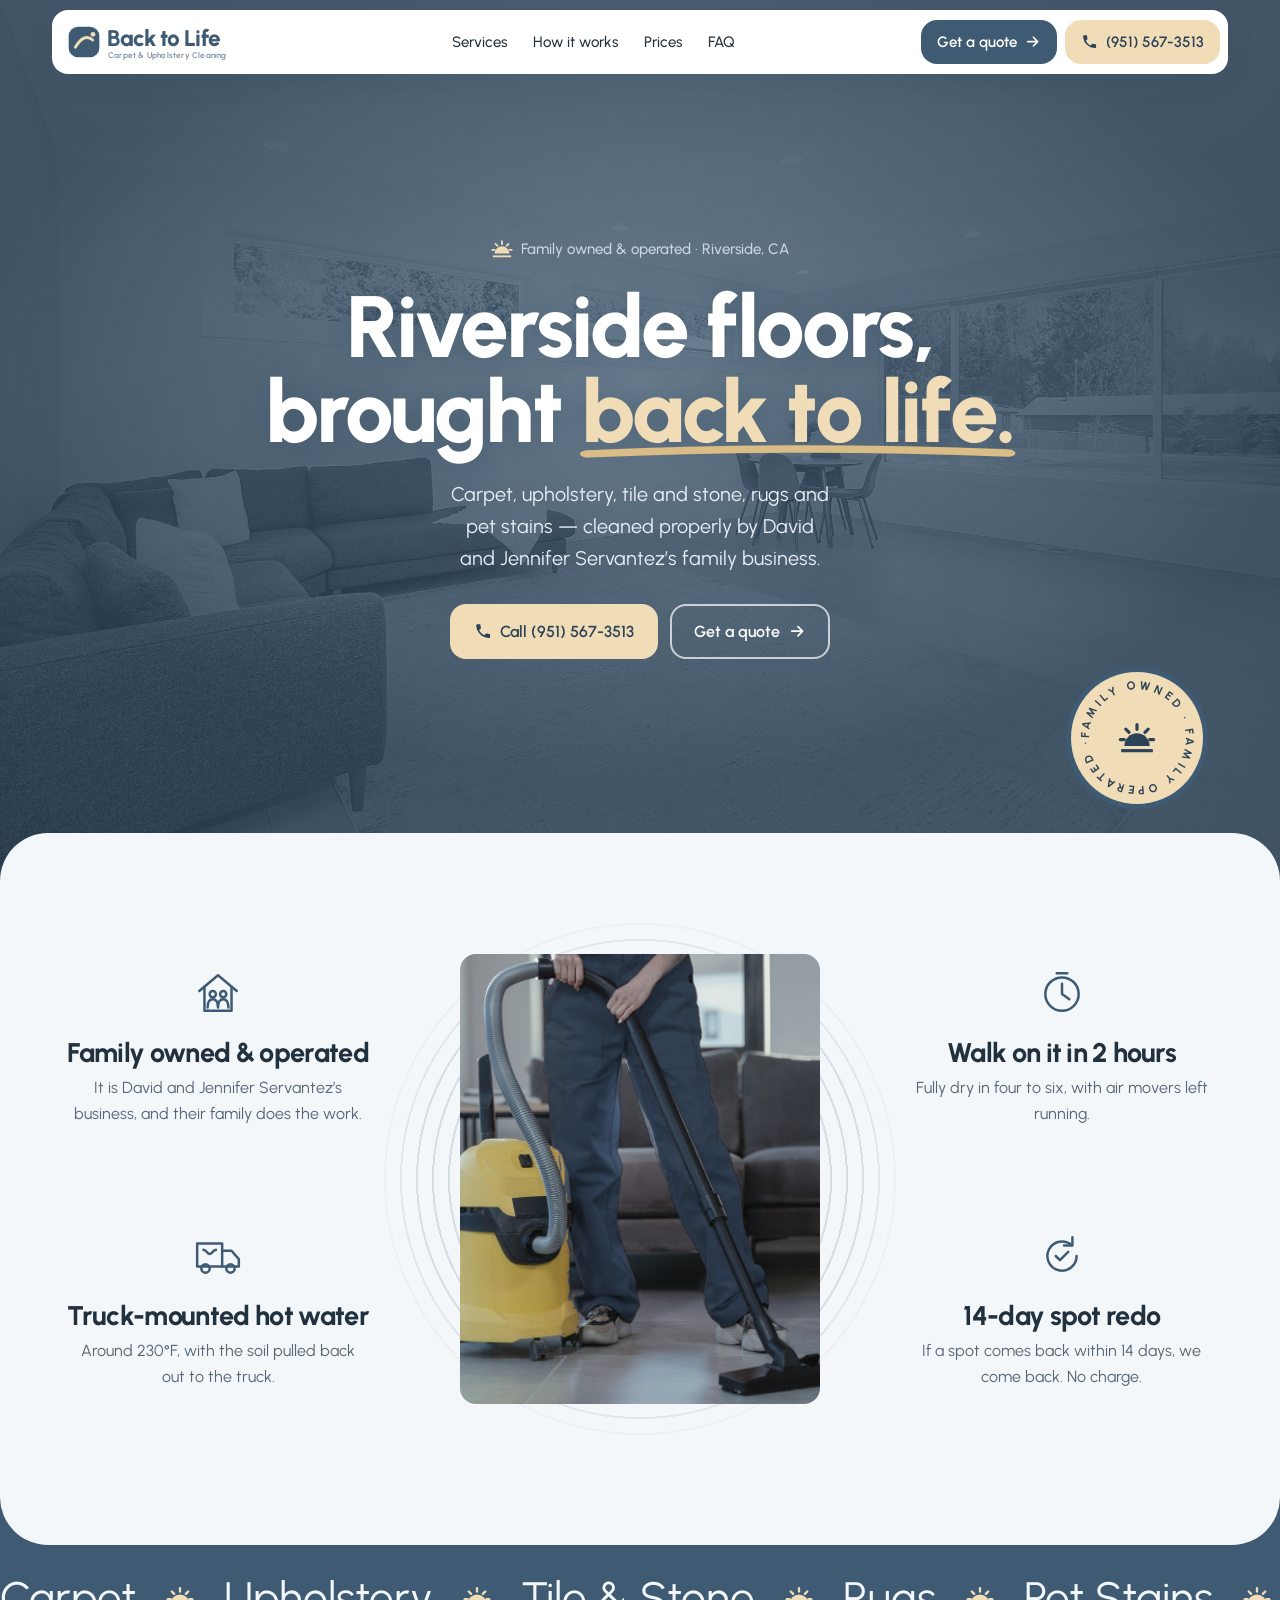
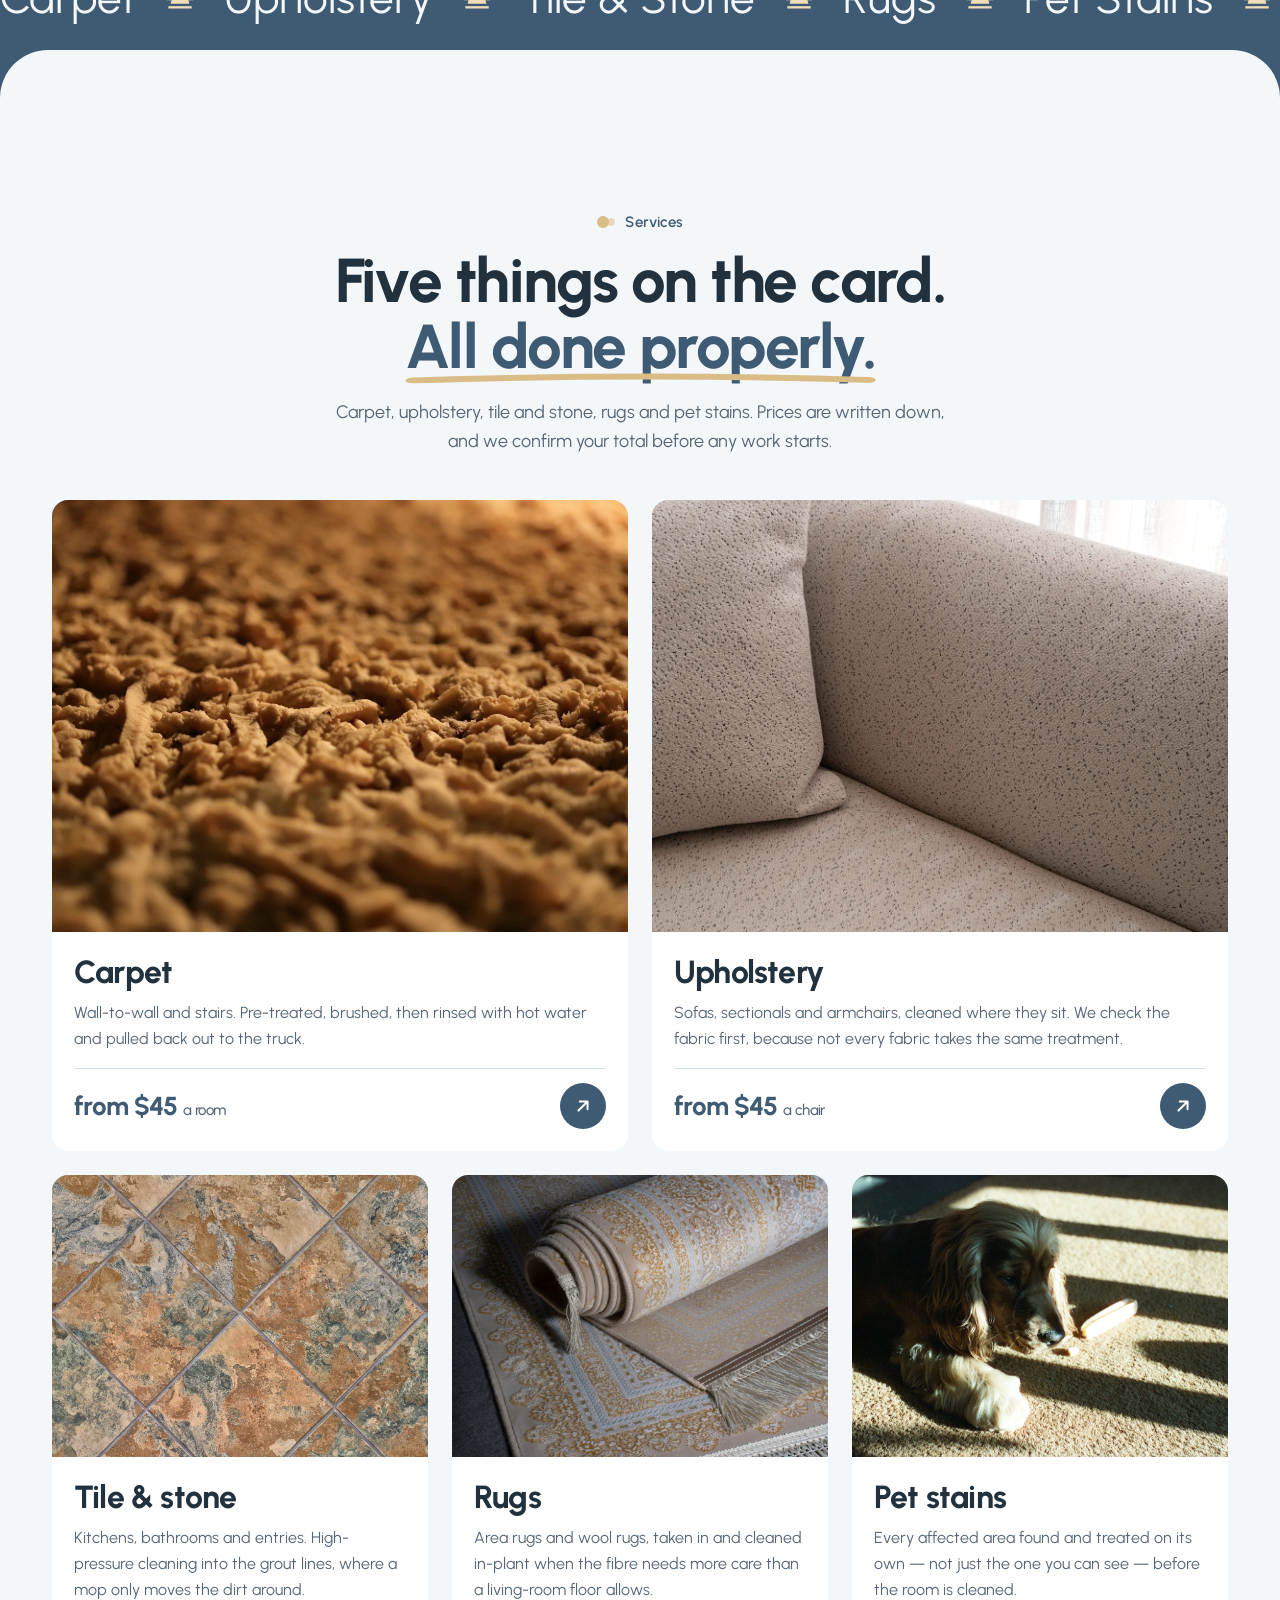
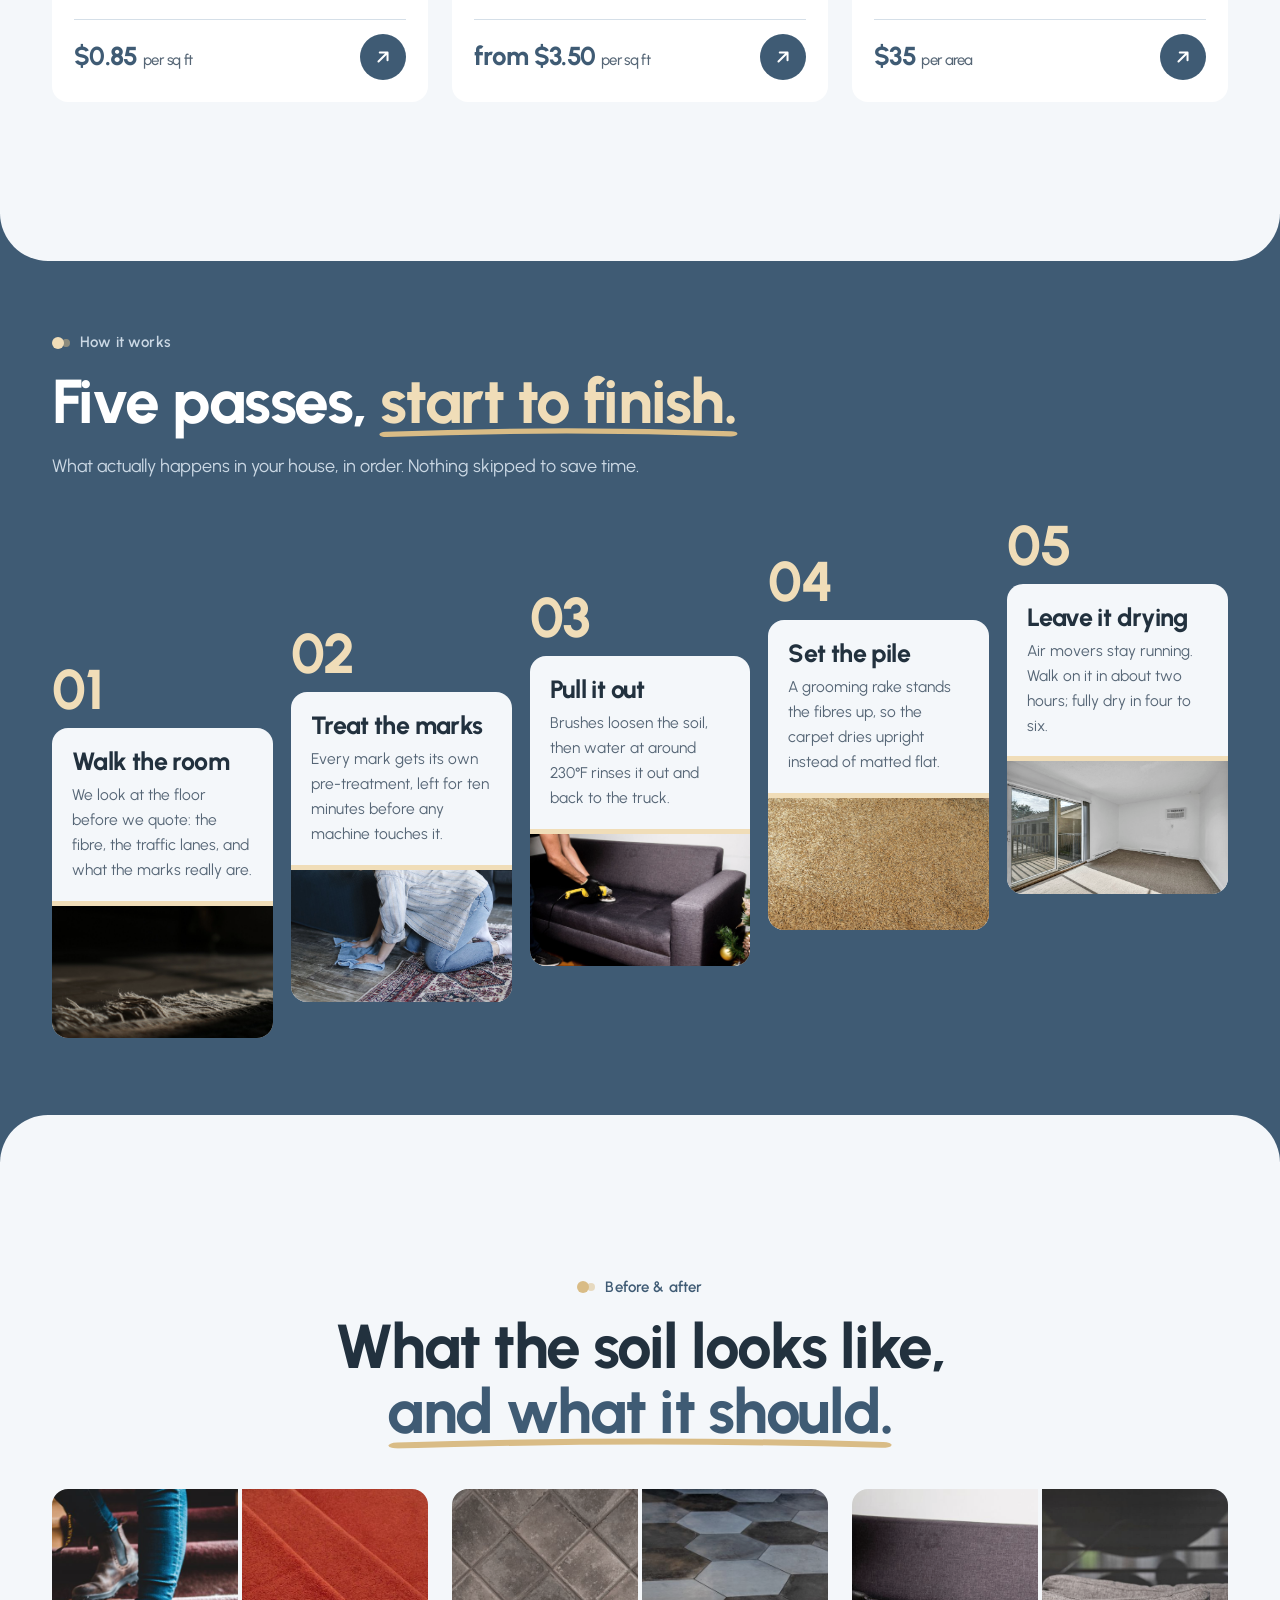
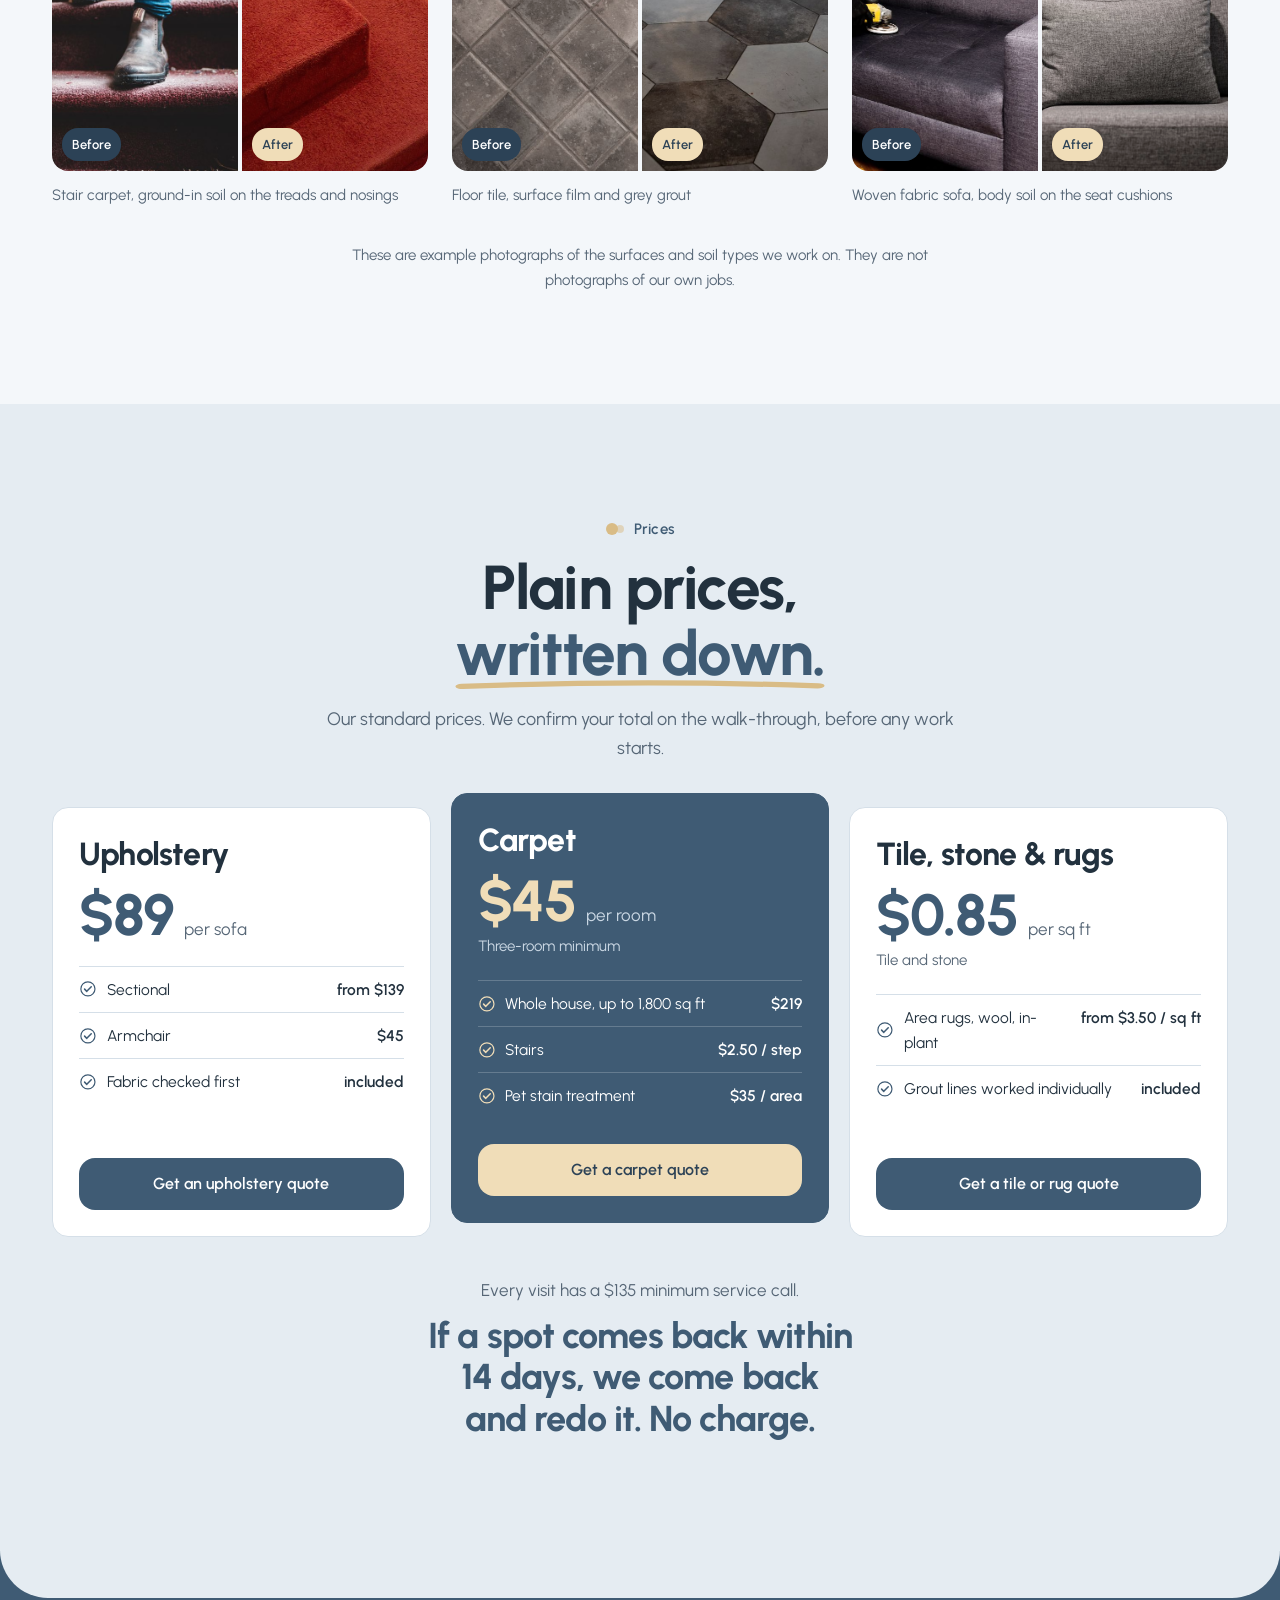
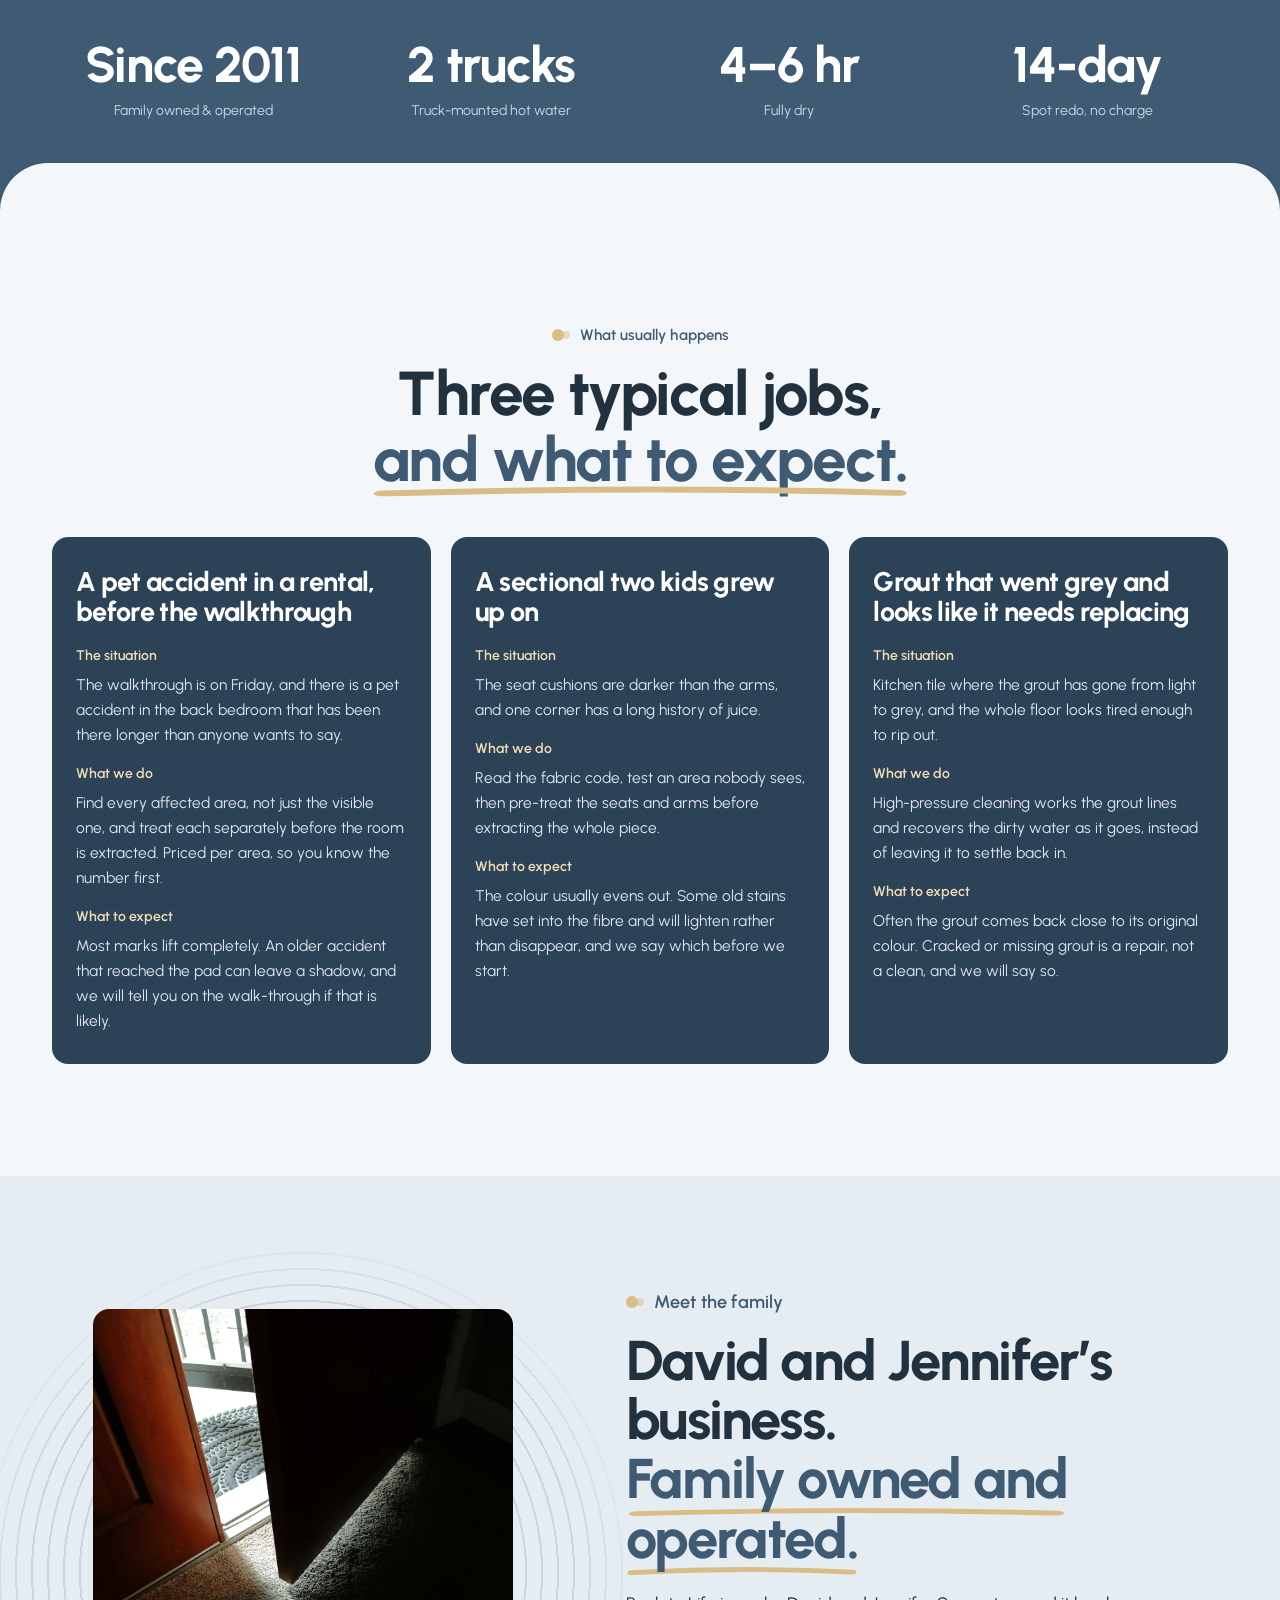
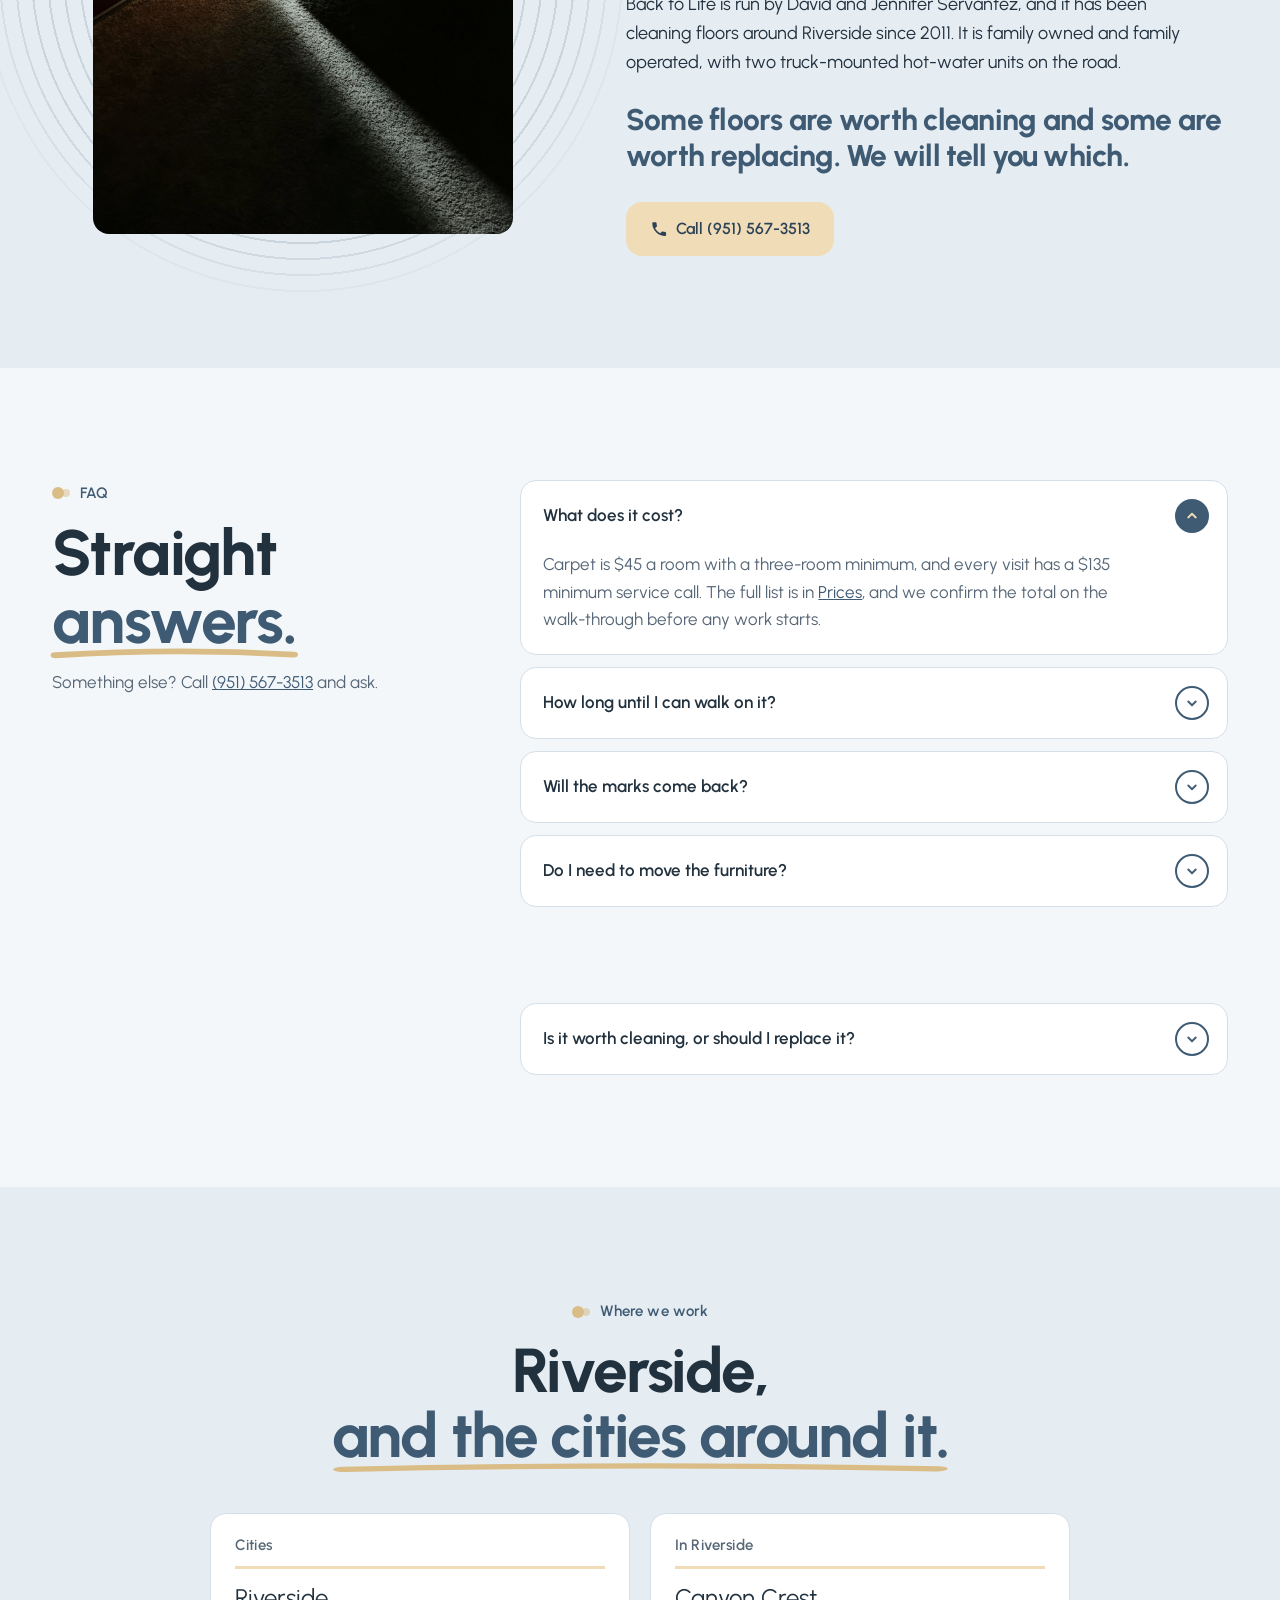
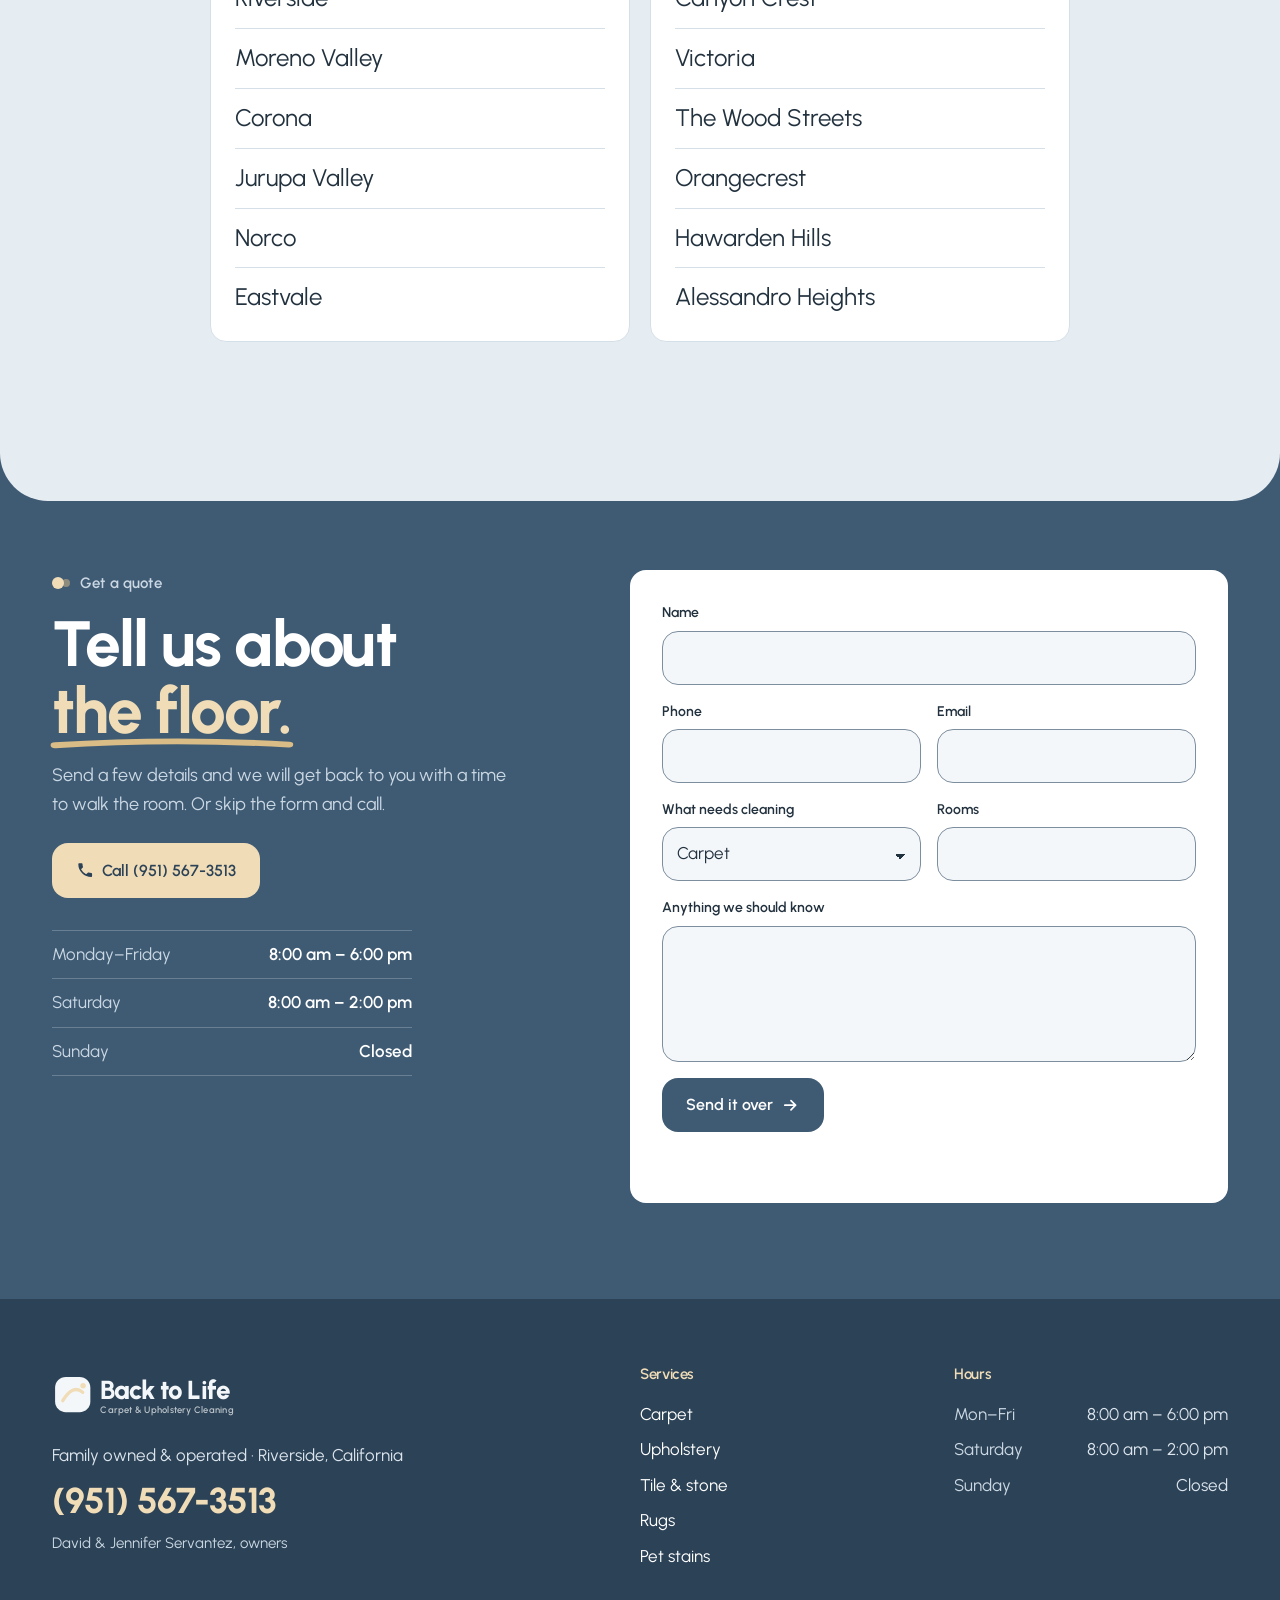
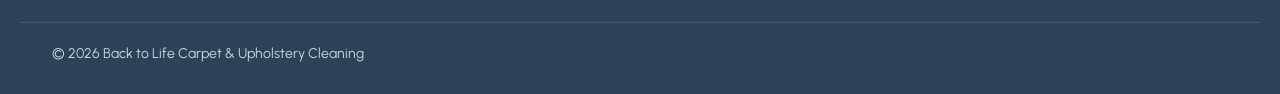
<file: j/index.html>
<!doctype html>
<html lang="en">
<head>
  <meta charset="utf-8">
  <meta name="viewport" content="width=device-width, initial-scale=1">
  <title>Back to Life Carpet &amp; Upholstery Cleaning · Riverside, CA</title>
  <meta name="description" content="Family owned and operated carpet, upholstery, tile and stone, rug and pet stain cleaning in Riverside, California. Call (951) 567-3513.">
  <meta name="robots" content="noindex, nofollow">
  <!-- CONCEPT J (soft blue) — spec mockup for a prospect. Not launched. Same layout as Concepts A to D; new palette, type and proposed logo. Many details are illustrative — see HANDOFF-FOR-JOHN.md §0. -->
  <link rel="preconnect" href="https://fonts.googleapis.com">
  <link rel="preconnect" href="https://fonts.gstatic.com" crossorigin>
  <link href="https://fonts.googleapis.com/css2?family=Urbanist:wght@400;500;600;700;800&display=swap" rel="stylesheet">
  <link rel="stylesheet" href="styles.css">
  <script>document.documentElement.classList.add('js');</script>
</head>
<body>
  <!-- ============ SVG sprite: logo + icons ============ -->
  <svg width="0" height="0" style="position:absolute" aria-hidden="true" focusable="false">
    <!-- Logo: CONCEPT J — a proposed refresh (a soft tile with a rising sweep). Not their mark; for discussion only. -->
    <symbol id="logo" viewBox="0 0 300 72">
      <rect x="4" y="13" width="46" height="46" rx="14" fill="currentColor"/>
      <path d="M14 44 Q 27 22, 40 33" fill="none" stroke="#F0DDB8" stroke-width="4.4" stroke-linecap="round"/>
      <circle cx="40.5" cy="24.5" r="3.6" fill="#F0DDB8"/>
      <text x="62" y="42" font-family="'Urbanist', system-ui, sans-serif" font-weight="800" font-size="34" letter-spacing="-1" fill="currentColor">Back to Life</text>
      <text x="63" y="60" font-family="'Urbanist', system-ui, sans-serif" font-weight="600" font-size="12.2" letter-spacing=".3" fill="currentColor" opacity=".72">Carpet &amp; Upholstery Cleaning</text>
    </symbol>
    <symbol id="i-sun" viewBox="0 0 24 24"><path fill="currentColor" d="M4 17a8 8 0 0 1 16 0z"/><g stroke="currentColor" stroke-width="2" stroke-linecap="round"><path d="M12 3.5v3"/><path d="M4.9 6.4l2.1 2.1"/><path d="M19.1 6.4 17 8.5"/><path d="M1.5 13h2.5"/><path d="M20 13h2.5"/></g><path fill="currentColor" d="M2 19h20v2H2z"/></symbol>
    <symbol id="i-phone" viewBox="0 0 24 24"><path fill="currentColor" d="M6.6 10.8a15.2 15.2 0 0 0 6.6 6.6l2.2-2.2c.3-.3.7-.4 1-.2 1.1.4 2.3.6 3.6.6.6 0 1 .4 1 1V20c0 .6-.4 1-1 1A17 17 0 0 1 3 4c0-.6.4-1 1-1h3.5c.6 0 1 .4 1 1 0 1.3.2 2.5.6 3.6.1.3 0 .7-.2 1z"/></symbol>
    <symbol id="i-arrow" viewBox="0 0 24 24"><path fill="none" stroke="currentColor" stroke-width="2.2" stroke-linecap="round" stroke-linejoin="round" d="M5 12h14M13 6l6 6-6 6"/></symbol>
    <symbol id="i-check" viewBox="0 0 24 24"><circle cx="12" cy="12" r="9.5" fill="none" stroke="currentColor" stroke-width="1.6"/><path fill="none" stroke="currentColor" stroke-width="2" stroke-linecap="round" stroke-linejoin="round" d="M7.5 12.3l3 3 6-6.3"/></symbol>
    <symbol id="i-chev" viewBox="0 0 24 24"><path fill="none" stroke="currentColor" stroke-width="2.4" stroke-linecap="round" stroke-linejoin="round" d="M7 10l5 5 5-5"/></symbol>
    <symbol id="i-home" viewBox="0 0 48 48"><g fill="none" stroke="currentColor" stroke-width="2.4" stroke-linecap="round" stroke-linejoin="round"><path d="M6 22 24 7l18 15"/><path d="M11 18v23h26V18"/><circle cx="19" cy="25" r="3"/><circle cx="29" cy="25" r="3"/><path d="M14 38c0-5 2-8 5-8s5 3 5 8M24 38c0-5 2-8 5-8s5 3 5 8"/></g></symbol>
    <symbol id="i-truck" viewBox="0 0 48 48"><g fill="none" stroke="currentColor" stroke-width="2.4" stroke-linecap="round" stroke-linejoin="round"><path d="M4 12h24v22H4z"/><path d="M28 19h9l7 8v7H28"/><circle cx="12" cy="36" r="4"/><circle cx="36" cy="36" r="4"/><path d="M10 18c3 0 3 4 6 4s3-4 6-4"/></g></symbol>
    <symbol id="i-clock" viewBox="0 0 48 48"><g fill="none" stroke="currentColor" stroke-width="2.4" stroke-linecap="round" stroke-linejoin="round"><circle cx="24" cy="25" r="16"/><path d="M24 15v10l7 5"/><path d="M19 5h10"/></g></symbol>
    <symbol id="i-redo" viewBox="0 0 48 48"><g fill="none" stroke="currentColor" stroke-width="2.4" stroke-linecap="round" stroke-linejoin="round"><path d="M38 24a14 14 0 1 1-5-10.7"/><path d="M34 6v8h-8"/><path d="M18 24l4 4 8-8"/></g></symbol>
  </svg>

  <a class="skip-link" href="#main">Skip to content</a>

  <!-- ============ HEADER — floating white bar ============ -->
  <header class="site-header">
    <div class="wrap">
      <div class="header-bar">
        <a class="brand" href="#top" aria-label="Back to Life Carpet and Upholstery Cleaning, back to top">
          <svg class="logo" viewBox="0 0 300 72" aria-hidden="true"><use href="#logo"/></svg>
        </a>
        <nav class="site-nav" aria-label="Main">
          <ul>
            <li><a href="#services">Services</a></li>
            <li><a href="#how">How it works</a></li>
            <li><a href="#prices">Prices</a></li>
            <li><a href="#faq">FAQ</a></li>
          </ul>
        </nav>
        <div class="header-actions">
          <a class="btn btn-dark btn-sm header-quote" href="#contact">Get a quote <svg class="ico" aria-hidden="true"><use href="#i-arrow"/></svg></a>
          <a class="btn btn-accent btn-sm" href="tel:+19515673513"><svg class="ico" aria-hidden="true"><use href="#i-phone"/></svg><span class="hide-sm">(951) 567-3513</span><span class="show-sm">Call</span></a>
        </div>
      </div>
    </div>
  </header>

  <main id="main">

    <!-- ============ HERO ============ -->
    <section class="hero band-dark" id="top" aria-labelledby="hero-title">
      <!-- PLACEHOLDER stock (Unsplash) — greyscale under a dusty-blue overlay -->
      <img class="hero-bg" src="../assets/PLACEHOLDER-hero-room.jpg" width="2400" height="1600" fetchpriority="high"
           alt="" aria-hidden="true">
      <div class="hero-scrim" aria-hidden="true"></div>
      <div class="hero-sun" aria-hidden="true"></div>
      <div class="wrap hero-inner">
        <p class="kicker reveal"><svg class="ico" aria-hidden="true"><use href="#i-sun"/></svg> Family owned &amp; operated · Riverside, CA</p>
        <h1 id="hero-title" class="reveal">Riverside floors,<br class="br-lg"> brought <span class="hl">back to life.</span></h1>
        <p class="hero-lede reveal">Carpet, upholstery, tile and stone, rugs and pet stains — cleaned properly by David and Jennifer Servantez’s family business.</p>
        <div class="hero-ctas reveal">
          <a class="btn btn-accent" href="tel:+19515673513"><svg class="ico" aria-hidden="true"><use href="#i-phone"/></svg> Call (951) 567-3513</a>
          <a class="btn btn-light" href="#contact">Get a quote <svg class="ico" aria-hidden="true"><use href="#i-arrow"/></svg></a>
        </div>
      </div>
      <div class="stamp" aria-hidden="true">
        <svg viewBox="0 0 120 120" class="stamp-ring">
          <defs><path id="stamp-path" d="M60 60 m-44 0 a44 44 0 1 1 88 0 a44 44 0 1 1 -88 0"/></defs>
          <text><textPath href="#stamp-path" startOffset="0" textLength="272" lengthAdjust="spacing">FAMILY OWNED · FAMILY OPERATED ·</textPath></text>
        </svg>
        <svg class="stamp-sun" viewBox="0 0 24 24"><use href="#i-sun"/></svg>
      </div>
      <div class="edge edge-bottom" style="--edge: var(--bg)" aria-hidden="true"></div>
    </section>

    <!-- ============ FEATURES ============ -->
    <section class="features band-light" aria-label="Why Back to Life">
      <div class="wrap features-grid">
        <div class="feature reveal">
          <svg class="feature-ico" aria-hidden="true"><use href="#i-home"/></svg>
          <h2>Family owned &amp; operated</h2>
          <p>It is David and Jennifer Servantez’s business, and their family does the work.</p>
        </div>
        <div class="feature reveal">
          <svg class="feature-ico" aria-hidden="true"><use href="#i-truck"/></svg>
          <h2>Truck-mounted hot water</h2>
          <p>Around 230°F, with the soil pulled back out to the truck.</p>
        </div>
        <figure class="features-media reveal">
          <div class="sun-disc" aria-hidden="true"></div>
          <div class="frame">
            <!-- PLACEHOLDER stock (Pexels 6195273), coveralls recoloured to dusty blue -->
            <img src="../assets/PLACEHOLDER-feature-clean-j.jpg" width="1400" height="933" loading="lazy"
                 alt="A technician in work coveralls cleaning a living-room floor beside a grey sofa">

          </div>
        </figure>
        <div class="feature reveal">
          <svg class="feature-ico" aria-hidden="true"><use href="#i-clock"/></svg>
          <h2>Walk on it in 2 hours</h2>
          <p>Fully dry in four to six, with air movers left running.</p>
        </div>
        <div class="feature reveal">
          <svg class="feature-ico" aria-hidden="true"><use href="#i-redo"/></svg>
          <h2>14-day spot redo</h2>
          <p>If a spot comes back within 14 days, we come back. No charge.</p>
        </div>
      </div>
    </section>

    <!-- ============ MARQUEE — real services only ============ -->
    <section class="marquee band-dark" aria-label="Services">
      <div class="edge edge-top" style="--edge: var(--bg)" aria-hidden="true"></div>
      <ul class="visually-hidden">
        <li>Carpet</li><li>Upholstery</li><li>Tile and stone</li><li>Rugs</li><li>Pet stains</li>
      </ul>
      <div class="marquee-track" aria-hidden="true">
        <div class="marquee-group">
          <span>Carpet</span><svg class="ico"><use href="#i-sun"/></svg>
          <span>Upholstery</span><svg class="ico"><use href="#i-sun"/></svg>
          <span>Tile &amp; Stone</span><svg class="ico"><use href="#i-sun"/></svg>
          <span>Rugs</span><svg class="ico"><use href="#i-sun"/></svg>
          <span>Pet Stains</span><svg class="ico"><use href="#i-sun"/></svg>
          <span>Family Owned</span><svg class="ico"><use href="#i-sun"/></svg>
        </div>
        <div class="marquee-group">
          <span>Carpet</span><svg class="ico"><use href="#i-sun"/></svg>
          <span>Upholstery</span><svg class="ico"><use href="#i-sun"/></svg>
          <span>Tile &amp; Stone</span><svg class="ico"><use href="#i-sun"/></svg>
          <span>Rugs</span><svg class="ico"><use href="#i-sun"/></svg>
          <span>Pet Stains</span><svg class="ico"><use href="#i-sun"/></svg>
          <span>Family Owned</span><svg class="ico"><use href="#i-sun"/></svg>
        </div>
      </div>
      <div class="edge edge-bottom" style="--edge: var(--bg)" aria-hidden="true"></div>
    </section>

    <!-- ============ SERVICES — the five on the card ============ -->
    <section class="section band-light" id="services" aria-labelledby="services-title">
      <div class="wrap">
        <header class="section-head center reveal">
          <p class="eyebrow">Services</p>
          <h2 id="services-title">Five things on the card.<br> <span class="hl">All done properly.</span></h2>
          <p class="section-lede">Carpet, upholstery, tile and stone, rugs and pet stains. Prices are written down, and we confirm your total before any work starts.</p>
        </header>

        <div class="service-grid">
          <article class="service service-lg reveal">
            <div class="frame frame-43"><img src="../assets/PLACEHOLDER-service-carpet.jpg" width="1200" height="800" loading="lazy" alt="Close-up of dense tan carpet pile, shallow focus"></div>
            <div class="service-body">
              <h3>Carpet</h3>
              <p>Wall-to-wall and stairs. Pre-treated, brushed, then rinsed with hot water and pulled back out to the truck.</p>
              <div class="service-foot"><span class="price">from $45 <small>a room</small></span><a class="round-btn" href="#prices" aria-label="Carpet prices"><svg aria-hidden="true"><use href="#i-arrow"/></svg></a></div>
            </div>
          </article>

          <article class="service service-lg reveal">
            <div class="frame frame-43"><img src="../assets/PLACEHOLDER-service-upholstery.jpg" width="1200" height="1800" loading="lazy" alt="The arm and seat of a textured oatmeal fabric sofa in soft window light"></div>
            <div class="service-body">
              <h3>Upholstery</h3>
              <p>Sofas, sectionals and armchairs, cleaned where they sit. We check the fabric first, because not every fabric takes the same treatment.</p>
              <div class="service-foot"><span class="price">from $45 <small>a chair</small></span><a class="round-btn" href="#prices" aria-label="Upholstery prices"><svg aria-hidden="true"><use href="#i-arrow"/></svg></a></div>
            </div>
          </article>

          <article class="service reveal">
            <div class="frame frame-43"><img src="../assets/PLACEHOLDER-service-tile.jpg" width="1200" height="1200" loading="lazy" alt="Warm-toned stone-look floor tile laid on the diagonal, grout lines visible"></div>
            <div class="service-body">
              <h3>Tile &amp; stone</h3>
              <p>Kitchens, bathrooms and entries. High-pressure cleaning into the grout lines, where a mop only moves the dirt around.</p>
              <div class="service-foot"><span class="price">$0.85 <small>per sq ft</small></span><a class="round-btn" href="#prices" aria-label="Tile and stone prices"><svg aria-hidden="true"><use href="#i-arrow"/></svg></a></div>
            </div>
          </article>

          <article class="service reveal">
            <div class="frame frame-43"><img src="../assets/PLACEHOLDER-service-rugs.jpg" width="1200" height="1800" loading="lazy" alt="A patterned area rug rolled up on top of another rug"></div>
            <div class="service-body">
              <h3>Rugs</h3>
              <p>Area rugs and wool rugs, taken in and cleaned in-plant when the fibre needs more care than a living-room floor allows.</p>
              <div class="service-foot"><span class="price">from $3.50 <small>per sq ft</small></span><a class="round-btn" href="#prices" aria-label="Rug prices"><svg aria-hidden="true"><use href="#i-arrow"/></svg></a></div>
            </div>
          </article>

          <article class="service reveal">
            <div class="frame frame-43"><img src="../assets/PLACEHOLDER-service-pet.jpg" width="1200" height="796" loading="lazy" alt="A spaniel resting on a light carpet in bands of sunlight"></div>
            <div class="service-body">
              <h3>Pet stains</h3>
              <p>Every affected area found and treated on its own — not just the one you can see — before the room is cleaned.</p>
              <div class="service-foot"><span class="price">$35 <small>per area</small></span><a class="round-btn" href="#prices" aria-label="Pet stain prices"><svg aria-hidden="true"><use href="#i-arrow"/></svg></a></div>
            </div>
          </article>
        </div>
      </div>
    </section>

    <!-- ============ HOW IT WORKS — five staggered step cards ============ -->
    <section class="how band-dark" id="how" aria-labelledby="how-title">
      <div class="edge edge-top" style="--edge: var(--bg)" aria-hidden="true"></div>
      <div class="wrap">
        <header class="section-head reveal">
          <p class="eyebrow eyebrow-light">How it works</p>
          <h2 id="how-title">Five passes, <span class="hl">start to finish.</span></h2>
          <p class="section-lede">What actually happens in your house, in order. Nothing skipped to save time.</p>
        </header>

        <ol class="steps">
          <li class="step reveal">
            <span class="step-num" aria-hidden="true">01</span>
            <div class="step-card">
              <h3><span class="visually-hidden">Step 1: </span>Walk the room</h3>
              <p>We look at the floor before we quote: the fibre, the traffic lanes, and what the marks really are.</p>
              <div class="step-img"><img src="../assets/PLACEHOLDER-pass-01.jpg" width="1400" height="933" loading="lazy" alt="A floor-level view across carpet pile in low raking light"></div>
            </div>
          </li>
          <li class="step reveal">
            <span class="step-num" aria-hidden="true">02</span>
            <div class="step-card">
              <h3><span class="visually-hidden">Step 2: </span>Treat the marks</h3>
              <p>Every mark gets its own pre-treatment, left for ten minutes before any machine touches it.</p>
              <div class="step-img step-img-low"><img src="../assets/PLACEHOLDER-pass-02.jpg" width="1400" height="2100" loading="lazy" alt="Someone on hands and knees working a cloth over one spot at floor level, beside a patterned rug"></div>
            </div>
          </li>
          <li class="step reveal">
            <span class="step-num" aria-hidden="true">03</span>
            <div class="step-card">
              <h3><span class="visually-hidden">Step 3: </span>Pull it out</h3>
              <p>Brushes loosen the soil, then water at around 230°F rinses it out and back to the truck.</p>
              <div class="step-img"><img src="../assets/PLACEHOLDER-ba-sofa-before.jpg" width="1000" height="667" loading="lazy" alt="A grey fabric sofa seat being worked over with a rotary brush"></div>
            </div>
          </li>
          <li class="step reveal">
            <span class="step-num" aria-hidden="true">04</span>
            <div class="step-card">
              <h3><span class="visually-hidden">Step 4: </span>Set the pile</h3>
              <p>A grooming rake stands the fibres up, so the carpet dries upright instead of matted flat.</p>
              <div class="step-img"><img src="../assets/PLACEHOLDER-pass-04.jpg" width="1400" height="932" loading="lazy" alt="Carpet pile standing upright and even across the frame"></div>
            </div>
          </li>
          <li class="step reveal">
            <span class="step-num" aria-hidden="true">05</span>
            <div class="step-card">
              <h3><span class="visually-hidden">Step 5: </span>Leave it drying</h3>
              <p>Air movers stay running. Walk on it in about two hours; fully dry in four to six.</p>
              <div class="step-img"><img src="../assets/PLACEHOLDER-pass-05.jpg" width="1400" height="935" loading="lazy" alt="An empty carpeted room with sun coming through a sliding glass door"></div>
            </div>
          </li>
        </ol>
      </div>
      <div class="edge edge-bottom" style="--edge: var(--bg)" aria-hidden="true"></div>
    </section>

    <!-- ============ BEFORE / AFTER — static splits, honestly labelled ============ -->
    <section class="section band-light" id="before-after" aria-labelledby="ba-title">
      <div class="wrap">
        <header class="section-head center reveal">
          <p class="eyebrow">Before &amp; after</p>
          <h2 id="ba-title">What the soil looks like,<br> <span class="hl">and what it should.</span></h2>
        </header>

        <div class="ba-grid">
          <figure class="ba reveal">
            <div class="ba-pair">
              <div class="ba-half"><img src="../assets/PLACEHOLDER-ba-stairs-before.jpg" width="1000" height="667" loading="lazy" alt="Worn red stair carpet with grit ground into the treads"><span class="ba-label">Before</span></div>
              <div class="ba-half"><img src="../assets/PLACEHOLDER-ba-stairs-after.jpg" width="1000" height="645" loading="lazy" alt="Clean red stair carpet with crisp, even pile on the nosings"><span class="ba-label ba-label-after">After</span></div>
            </div>
            <figcaption>Stair carpet, ground-in soil on the treads and nosings</figcaption>
          </figure>
          <figure class="ba reveal">
            <div class="ba-pair">
              <div class="ba-half"><img src="../assets/PLACEHOLDER-ba-tile-before.jpg" width="1000" height="667" loading="lazy" alt="Grey floor tile with a dull surface film and darkened grout lines"><span class="ba-label">Before</span></div>
              <div class="ba-half"><img src="../assets/PLACEHOLDER-ba-tile-after.jpg" width="1000" height="667" loading="lazy" alt="Clean hexagonal floor tile with light, even grout lines"><span class="ba-label ba-label-after">After</span></div>
            </div>
            <figcaption>Floor tile, surface film and grey grout</figcaption>
          </figure>
          <figure class="ba reveal">
            <div class="ba-pair">
              <div class="ba-half"><img src="../assets/PLACEHOLDER-ba-sofa-before.jpg" width="1000" height="667" loading="lazy" alt="A grey woven-fabric sofa seat being worked over with a rotary brush"><span class="ba-label">Before</span></div>
              <div class="ba-half"><img src="../assets/PLACEHOLDER-ba-sofa-after.jpg" width="1000" height="750" loading="lazy" alt="A clean grey woven-fabric sofa with even colour across the cushions"><span class="ba-label ba-label-after">After</span></div>
            </div>
            <figcaption>Woven fabric sofa, body soil on the seat cushions</figcaption>
          </figure>
        </div>
        <p class="ba-note">These are example photographs of the surfaces and soil types we work on. They are not photographs of our own jobs.</p>
      </div>
    </section>

    <!-- ============ PRICING — three cards, no ranking flags ============ -->
    <section class="section band-light2" id="prices" aria-labelledby="prices-title">
      <div class="wrap">
        <header class="section-head center reveal">
          <p class="eyebrow">Prices</p>
          <h2 id="prices-title">Plain prices,<br> <span class="hl">written down.</span></h2>
          <p class="section-lede">Our standard prices. We confirm your total on the walk-through, before any work starts.</p>
        </header>

        <div class="price-grid">
          <article class="price-card reveal">
            <h3>Upholstery</h3>
            <p class="price-big"><span>$89</span> per sofa</p>
            <ul class="price-list">
              <li><svg class="ico" aria-hidden="true"><use href="#i-check"/></svg><span>Sectional</span><b>from $139</b></li>
              <li><svg class="ico" aria-hidden="true"><use href="#i-check"/></svg><span>Armchair</span><b>$45</b></li>
              <li><svg class="ico" aria-hidden="true"><use href="#i-check"/></svg><span>Fabric checked first</span><b>included</b></li>
            </ul>
            <a class="btn btn-dark btn-block" href="#contact">Get an upholstery quote</a>
          </article>

          <article class="price-card price-card-dark reveal">
            <h3>Carpet</h3>
            <p class="price-big"><span>$45</span> per room</p>
            <p class="price-sub">Three-room minimum</p>
            <ul class="price-list">
              <li><svg class="ico" aria-hidden="true"><use href="#i-check"/></svg><span>Whole house, up to 1,800 sq ft</span><b>$219</b></li>
              <li><svg class="ico" aria-hidden="true"><use href="#i-check"/></svg><span>Stairs</span><b>$2.50 / step</b></li>
              <li><svg class="ico" aria-hidden="true"><use href="#i-check"/></svg><span>Pet stain treatment</span><b>$35 / area</b></li>
            </ul>
            <a class="btn btn-accent btn-block" href="#contact">Get a carpet quote</a>
          </article>

          <article class="price-card reveal">
            <h3>Tile, stone &amp; rugs</h3>
            <p class="price-big"><span>$0.85</span> per sq ft</p>
            <p class="price-sub">Tile and stone</p>
            <ul class="price-list">
              <li><svg class="ico" aria-hidden="true"><use href="#i-check"/></svg><span>Area rugs, wool, in-plant</span><b>from $3.50 / sq ft</b></li>
              <li><svg class="ico" aria-hidden="true"><use href="#i-check"/></svg><span>Grout lines worked individually</span><b>included</b></li>
            </ul>
            <a class="btn btn-dark btn-block" href="#contact">Get a tile or rug quote</a>
          </article>
        </div>

        <div class="price-foot reveal">
          <p class="price-min">Every visit has a $135 minimum service call.</p>
          <p class="guarantee">If a spot comes back within 14 days, we come back and redo it. No charge.</p>
        </div>
      </div>
    </section>

    <!-- ============ STAT BAND — operational figures only ============ -->
    <section class="stats band-dark" aria-label="The business in four figures">
      <div class="edge edge-top" style="--edge: var(--bg2)" aria-hidden="true"></div>
      <dl class="wrap stat-grid">
        <div class="stat reveal"><dd>Since 2011</dd><dt>Family owned &amp; operated</dt></div>
        <div class="stat reveal"><dd>2 trucks</dd><dt>Truck-mounted hot water</dt></div>
        <div class="stat reveal"><dd>4–6 hr</dd><dt>Fully dry</dt></div>
        <div class="stat reveal"><dd>14-day</dd><dt>Spot redo, no charge</dt></div>
      </dl>
      <div class="edge edge-bottom" style="--edge: var(--bg)" aria-hidden="true"></div>
    </section>

    <!-- ============ WHAT USUALLY HAPPENS — company voice, no quotes, no names ============ -->
    <section class="section band-light" id="typical-jobs" aria-labelledby="jobs-title">
      <div class="wrap">
        <header class="section-head center reveal">
          <p class="eyebrow">What usually happens</p>
          <h2 id="jobs-title">Three typical jobs,<br> <span class="hl">and what to expect.</span></h2>
        </header>

        <div class="jobs">
          <article class="job reveal">
            <h3>A pet accident in a rental, before the walkthrough</h3>
            <dl>
              <dt>The situation</dt>
              <dd>The walkthrough is on Friday, and there is a pet accident in the back bedroom that has been there longer than anyone wants to say.</dd>
              <dt>What we do</dt>
              <dd>Find every affected area, not just the visible one, and treat each separately before the room is extracted. Priced per area, so you know the number first.</dd>
              <dt>What to expect</dt>
              <dd>Most marks lift completely. An older accident that reached the pad can leave a shadow, and we will tell you on the walk-through if that is likely.</dd>
            </dl>
          </article>
          <article class="job reveal">
            <h3>A sectional two kids grew up on</h3>
            <dl>
              <dt>The situation</dt>
              <dd>The seat cushions are darker than the arms, and one corner has a long history of juice.</dd>
              <dt>What we do</dt>
              <dd>Read the fabric code, test an area nobody sees, then pre-treat the seats and arms before extracting the whole piece.</dd>
              <dt>What to expect</dt>
              <dd>The colour usually evens out. Some old stains have set into the fibre and will lighten rather than disappear, and we say which before we start.</dd>
            </dl>
          </article>
          <article class="job reveal">
            <h3>Grout that went grey and looks like it needs replacing</h3>
            <dl>
              <dt>The situation</dt>
              <dd>Kitchen tile where the grout has gone from light to grey, and the whole floor looks tired enough to rip out.</dd>
              <dt>What we do</dt>
              <dd>High-pressure cleaning works the grout lines and recovers the dirty water as it goes, instead of leaving it to settle back in.</dd>
              <dt>What to expect</dt>
              <dd>Often the grout comes back close to its original colour. Cracked or missing grout is a repair, not a clean, and we will say so.</dd>
            </dl>
          </article>
        </div>
      </div>
    </section>

    <!-- ============ ABOUT ============ -->
    <section class="section band-light2" id="about" aria-labelledby="about-title">
      <div class="wrap about-inner">
        <figure class="about-media reveal">
          <div class="sun-disc sun-disc-lg" aria-hidden="true"></div>
          <div class="frame"><img src="../assets/PLACEHOLDER-about.jpg" width="1200" height="1642" loading="lazy" alt="Light from an open door falling across a dark carpeted floor"></div>
        </figure>
        <div class="about-copy reveal">
          <p class="eyebrow">Meet the family</p>
          <h2 id="about-title">David and Jennifer’s business.<br> <span class="hl">Family owned and operated.</span></h2>
          <p>Back to Life is run by David and Jennifer Servantez, and it has been cleaning floors around Riverside since 2011. It is family owned and family operated, with two truck-mounted hot-water units on the road.</p>
          <p class="about-close">Some floors are worth cleaning and some are worth replacing. We will tell you which.</p>
          <a class="btn btn-accent" href="tel:+19515673513"><svg class="ico" aria-hidden="true"><use href="#i-phone"/></svg> Call (951) 567-3513</a>
        </div>
      </div>
    </section>

    <!-- ============ FAQ — details/summary works without JS ============ -->
    <section class="section band-light" id="faq" aria-labelledby="faq-title">
      <div class="wrap faq-inner">
        <header class="faq-head reveal">
          <p class="eyebrow">FAQ</p>
          <h2 id="faq-title">Straight <span class="hl">answers.</span></h2>
          <p>Something else? Call <a href="tel:+19515673513">(951) 567-3513</a> and ask.</p>
        </header>

        <div class="faq-list">
          <details class="faq-item reveal" open>
            <summary>What does it cost?<span class="faq-chev" aria-hidden="true"><svg><use href="#i-chev"/></svg></span></summary>
            <p>Carpet is $45 a room with a three-room minimum, and every visit has a $135 minimum service call. The full list is in <a href="#prices">Prices</a>, and we confirm the total on the walk-through before any work starts.</p>
          </details>
          <details class="faq-item reveal">
            <summary>How long until I can walk on it?<span class="faq-chev" aria-hidden="true"><svg><use href="#i-chev"/></svg></span></summary>
            <p>About two hours. It is fully dry in four to six, and we leave air movers running to get it there.</p>
          </details>
          <details class="faq-item reveal">
            <summary>Will the marks come back?<span class="faq-chev" aria-hidden="true"><svg><use href="#i-chev"/></svg></span></summary>
            <p>Sometimes a spill that went deep into the pile wicks back up as the carpet dries. That is what the 14-day redo is for: if a spot comes back within 14 days, we come back and redo it, at no charge.</p>
          </details>
          <details class="faq-item reveal">
            <summary>Do I need to move the furniture?<span class="faq-chev" aria-hidden="true"><svg><use href="#i-chev"/></svg></span></summary>
            <p>Clear the small things off the floor — shoes, toys, anything fragile — and we will talk through the larger pieces on the walk-through.</p>
          </details>
          <details class="faq-item reveal">
            <summary>What about pets and kids?<span class="faq-chev" aria-hidden="true"><svg><use href="#i-chev"/></svg></span></summary>
            <p>Extraction is a rinse. The pre-treatment and the soil are flushed out of the pile and pulled back to the truck, rather than left sitting in the carpet. It is walkable in about two hours and dry in four to six, and keeping pets and kids off it until then is the simplest approach. If you have a question about a particular product, ask us on the walk-through.</p>
          </details>
          <details class="faq-item reveal">
            <summary>Is it worth cleaning, or should I replace it?<span class="faq-chev" aria-hidden="true"><svg><use href="#i-chev"/></svg></span></summary>
            <p>Walk the room with us. Worn-through backing, carpet coming away from its backing, and pile crushed flat in the traffic lanes do not come back with cleaning, and we will say so. Soil and most stains usually do. If it is not worth cleaning, we will not sell you a clean.</p>
          </details>
        </div>
      </div>
    </section>

    <!-- ============ SERVICE AREA ============ -->
    <section class="section band-light2" id="area" aria-labelledby="area-title">
      <div class="wrap">
        <header class="section-head center reveal">
          <p class="eyebrow">Where we work</p>
          <h2 id="area-title">Riverside,<br> <span class="hl">and the cities around it.</span></h2>
        </header>
        <div class="area-cols reveal">
          <div class="area-card">
            <h3>Cities</h3>
            <ul><li>Riverside</li><li>Moreno Valley</li><li>Corona</li><li>Jurupa Valley</li><li>Norco</li><li>Eastvale</li></ul>
          </div>
          <div class="area-card">
            <h3>In Riverside</h3>
            <ul><li>Canyon Crest</li><li>Victoria</li><li>The Wood Streets</li><li>Orangecrest</li><li>Hawarden Hills</li><li>Alessandro Heights</li></ul>
          </div>
        </div>
      </div>
    </section>

    <!-- ============ CONTACT ============ -->
    <section class="contact band-dark" id="contact" aria-labelledby="contact-title">
      <div class="edge edge-top" style="--edge: var(--bg2)" aria-hidden="true"></div>
      <div class="wrap contact-inner">
        <div class="contact-intro reveal">
          <p class="eyebrow eyebrow-light">Get a quote</p>
          <h2 id="contact-title">Tell us about <span class="hl">the floor.</span></h2>
          <p>Send a few details and we will get back to you with a time to walk the room. Or skip the form and call.</p>
          <a class="btn btn-accent" href="tel:+19515673513"><svg class="ico" aria-hidden="true"><use href="#i-phone"/></svg> Call (951) 567-3513</a>
          <dl class="hours">
            <div><dt>Monday–Friday</dt><dd>8:00 am – 6:00 pm</dd></div>
            <div><dt>Saturday</dt><dd>8:00 am – 2:00 pm</dd></div>
            <div><dt>Sunday</dt><dd>Closed</dd></div>
          </dl>
        </div>

        <!-- no endpoint yet — Alex to wire -->
        <form class="contact-form reveal" action="#" method="post" novalidate>
          <div class="field">
            <label for="f-name">Name</label>
            <input id="f-name" name="name" type="text" autocomplete="name" required>
          </div>
          <div class="field-row">
            <div class="field">
              <label for="f-phone">Phone</label>
              <input id="f-phone" name="phone" type="tel" autocomplete="tel" required>
            </div>
            <div class="field">
              <label for="f-email">Email</label>
              <input id="f-email" name="email" type="email" autocomplete="email">
            </div>
          </div>
          <div class="field-row">
            <div class="field">
              <label for="f-surface">What needs cleaning</label>
              <select id="f-surface" name="surface">
                <option value="carpet">Carpet</option>
                <option value="upholstery">Upholstery</option>
                <option value="tile-stone">Tile and stone</option>
                <option value="rugs">Rugs</option>
                <option value="pet-stains">Pet stains</option>
              </select>
            </div>
            <div class="field">
              <label for="f-rooms">Rooms</label>
              <input id="f-rooms" name="rooms" type="number" min="1" inputmode="numeric">
            </div>
          </div>
          <div class="field">
            <label for="f-message">Anything we should know</label>
            <textarea id="f-message" name="message" rows="4"></textarea>
          </div>
          <button class="btn btn-dark" type="submit">Send it over <svg class="ico" aria-hidden="true"><use href="#i-arrow"/></svg></button>
          <p class="form-status" role="status" aria-live="polite"></p>
        </form>
      </div>
    </section>

  </main>

  <!-- ============ FOOTER ============ -->
  <footer class="site-footer">
    <div class="wrap footer-inner">
      <div class="footer-brand">
        <div class="footer-logo"><svg class="logo" viewBox="0 0 300 72" role="img" aria-label="Back to Life Carpet and Upholstery Cleaning"><use href="#logo"/></svg></div>
        <p>Family owned &amp; operated · Riverside, California</p>
        <a class="footer-phone" href="tel:+19515673513">(951) 567-3513</a>
        <p class="footer-owners">David &amp; Jennifer Servantez, owners</p>
      </div>
      <div>
        <h2 class="footer-head">Services</h2>
        <ul>
          <li><a href="#services">Carpet</a></li>
          <li><a href="#services">Upholstery</a></li>
          <li><a href="#services">Tile &amp; stone</a></li>
          <li><a href="#services">Rugs</a></li>
          <li><a href="#services">Pet stains</a></li>
        </ul>
      </div>
      <div>
        <h2 class="footer-head">Hours</h2>
        <dl class="footer-hours">
          <div><dt>Mon–Fri</dt><dd>8:00 am – 6:00 pm</dd></div>
          <div><dt>Saturday</dt><dd>8:00 am – 2:00 pm</dd></div>
          <div><dt>Sunday</dt><dd>Closed</dd></div>
        </dl>
      </div>
    </div>
    <div class="wrap footer-base"><p>© 2026 Back to Life Carpet &amp; Upholstery Cleaning</p></div>
  </footer>

  <!-- ============ STICKY MOBILE CALL BAR ============ -->
  <div class="call-bar">
    <a href="tel:+19515673513"><svg class="ico" aria-hidden="true"><use href="#i-phone"/></svg> Call (951) 567-3513</a>
  </div>

  <script src="../script.js"></script>
</body>
</html>
</file>
<file: styles.css>
/* Back to Life Carpet & Upholstery Cleaning — spec mockup, v3 rebrand
   Palette from their business card. Mobile-first: 768px, 1100px. Radius: 6px, held. */

:root {
  --blue:       #2E2BC4;
  --blue-deep:  #211E9A;
  --yellow:     #FFC21A;
  --yellow-deep:#F2AE00;
  --orange:     #F5821F;  /* sun mark only */
  --navy:       #14163F;
  --cream:      #FBF5E6;
  --cream2:     #F3EAD3;
  --white:      #FFFFFF;
  --slate:      #4B4D6B;
  --muted:      #C9C8F2;  /* secondary text on blue */
  --line:       #E3D7B9;

  --radius: 6px;
  --display: "Big Shoulders Display", "Arial Narrow", Impact, sans-serif;
  --sans: "Figtree", system-ui, -apple-system, "Segoe UI", sans-serif;
  --ease: cubic-bezier(.22, .61, .36, 1);
  --gutter: 20px;
  --grade: sepia(.08) saturate(.92) contrast(1.02);
}

*, *::before, *::after { box-sizing: border-box; }
html { -webkit-text-size-adjust: 100%; scroll-behavior: smooth; scroll-padding-top: 96px; }
body {
  margin: 0;
  background: var(--cream);
  color: var(--navy);
  font-family: var(--sans);
  font-size: 17px;
  line-height: 1.6;
  -webkit-font-smoothing: antialiased;
}
img { display: block; max-width: 100%; height: auto; }
h1, h2, h3 { font-family: var(--display); font-weight: 800; line-height: 1; margin: 0; letter-spacing: .005em; }
p { margin: 0 0 1em; }
a { color: var(--blue); transition: color 160ms ease, background-color 160ms ease, border-color 160ms ease, transform 160ms ease; }
a:hover { color: var(--blue-deep); }
:focus-visible { outline: 3px solid var(--blue); outline-offset: 3px; border-radius: var(--radius); }
.band-blue :focus-visible, .site-footer :focus-visible, .job :focus-visible { outline-color: var(--yellow); }

.visually-hidden { position: absolute !important; width: 1px; height: 1px; overflow: hidden; clip: rect(0 0 0 0); white-space: nowrap; margin: -1px; padding: 0; border: 0; }
.skip-link { position: absolute; left: 12px; top: -60px; z-index: 100; background: var(--navy); color: var(--white); padding: 10px 14px; border-radius: var(--radius); text-decoration: none; }
.skip-link:focus { top: 12px; color: var(--white); outline-color: var(--yellow); }

.wrap { width: 100%; max-width: 1240px; margin: 0 auto; padding: 0 var(--gutter); }

.ico { width: 1.15em; height: 1.15em; flex: none; vertical-align: -.2em; }

/* ---------- Bands ---------- */
.band-blue  { background: var(--blue); color: var(--white); position: relative; }
.band-cream { background: var(--cream); position: relative; }
.band-cream2 { background: var(--cream2); position: relative; }
.section { padding: 84px 0; }

/* ---------- Scalloped cloud edges ----------
   An edge sits on a blue band and paints the neighbouring colour as bumps. */
.edge {
  position: absolute; left: 0; right: 0; height: 34px; z-index: 2; pointer-events: none;
  --edge: var(--cream);
}
.edge-bottom {
  bottom: -1px;
  background:
    radial-gradient(circle at 50% 100%, var(--edge) 22px, transparent 23px) 0 100% / 52px 34px repeat-x,
    radial-gradient(circle at 50% 100%, var(--edge) 32px, transparent 33px) 26px 100% / 118px 34px repeat-x;
}
.edge-top {
  top: -1px;
  background:
    radial-gradient(circle at 50% 0, var(--edge) 22px, transparent 23px) 0 0 / 52px 34px repeat-x,
    radial-gradient(circle at 50% 0, var(--edge) 32px, transparent 33px) 26px 0 / 118px 34px repeat-x;
}

/* ---------- Type helpers ---------- */
.eyebrow {
  font-family: var(--sans); font-weight: 700; font-size: 13px; letter-spacing: .16em; text-transform: uppercase;
  color: var(--blue); margin: 0 0 12px;
}
.eyebrow-light { color: var(--yellow); }
.section-head { margin-bottom: 44px; max-width: 760px; }
.section-head.center { text-align: center; margin-left: auto; margin-right: auto; max-width: 980px; }
.section-head h2 { font-size: clamp(42px, 7.4vw, 72px); }
.section-lede { margin: 18px auto 0; font-size: 18px; color: var(--slate); max-width: 58ch; }
.band-blue .section-lede { color: var(--muted); margin-left: 0; }

/* Highlight: blue on light grounds, yellow on blue, with a hand-drawn underline */
:root { --squiggle: url("data:image/svg+xml,%3Csvg xmlns='http://www.w3.org/2000/svg' viewBox='0 0 120 10' preserveAspectRatio='none'%3E%3Cpath d='M2 7 C 20 2, 35 9, 55 5 S 95 2, 118 6' fill='none' stroke='%23FFC21A' stroke-width='3.2' stroke-linecap='round'/%3E%3C/svg%3E"); }
.hl { color: var(--blue); position: relative; display: inline-block; }
.hl::after {
  content: ""; position: absolute; left: 0; right: 0; bottom: -.1em; height: .2em; pointer-events: none;
  background: var(--squiggle) no-repeat 0 0 / 100% 100%;
}
/* when a highlighted phrase wraps (small phones), underline each line instead (set by script.js) */
.hl.hl-wrap {
  display: inline; padding-bottom: .08em;
  background: var(--squiggle) no-repeat 0 100% / 100% .2em;
  -webkit-box-decoration-break: clone; box-decoration-break: clone;
}
.hl.hl-wrap::after { display: none; }
.band-blue .hl, .job .hl { color: var(--yellow); }

/* ---------- Buttons — 6px, never pills ---------- */
.btn {
  display: inline-flex; align-items: center; justify-content: center; gap: .5em;
  font-family: var(--sans); font-weight: 700; font-size: 16px; line-height: 1;
  padding: 16px 22px; border: 2px solid transparent; border-radius: var(--radius);
  text-decoration: none; cursor: pointer; white-space: nowrap;
  transition: background-color 160ms ease, color 160ms ease, border-color 160ms ease;
}
.btn-blue { background: var(--blue); color: var(--white); }
.btn-blue:hover { background: var(--blue-deep); color: var(--white); }
.btn-yellow { background: var(--yellow); color: var(--navy); }
.btn-yellow:hover { background: var(--yellow-deep); color: var(--navy); }
.btn-white { background: var(--white); color: var(--blue); }
.btn-white:hover { background: var(--cream2); color: var(--blue-deep); }
.btn-sm { padding: 11px 14px; font-size: 15px; }
.btn-block { width: 100%; white-space: normal; text-align: center; }

/* ---------- Header ---------- */
.site-header { position: sticky; top: 0; z-index: 40; padding-top: 10px; margin-bottom: -86px; pointer-events: none; }
.header-bar {
  pointer-events: auto;
  display: flex; align-items: center; justify-content: space-between; gap: 12px;
  background: var(--white); border-radius: var(--radius);
  padding: 8px 8px 8px 14px; min-height: 64px;
  box-shadow: 0 6px 24px rgba(20, 22, 63, .14);
}
.brand { display: block; line-height: 0; }
.logo { width: 128px; height: auto; aspect-ratio: 300 / 132; display: block; overflow: visible; }
.site-nav { display: none; }
.header-actions { display: flex; gap: 8px; }
.header-quote { display: none; }
.hide-sm { display: none; }

/* ---------- Hero ---------- */
/* The landing screen: background photo, headline and both calls to action fit in one viewport */
.hero {
  overflow: hidden;
  min-height: 100vh; min-height: 100svh;
  display: flex; align-items: center;
  padding: 108px 0 72px;
}
.hero-bg {
  position: absolute; inset: 0; width: 100%; height: 100%;
  object-fit: cover; object-position: 50% 70%;
  filter: grayscale(1) contrast(1.05); /* no green from the window view (rule 4) */
}
.hero-scrim {
  position: absolute; inset: 0;
  background:
    radial-gradient(ellipse 70% 60% at 50% 45%, rgba(46, 43, 196, .62), rgba(46, 43, 196, .80) 70%),
    linear-gradient(rgba(33, 30, 154, .35), rgba(33, 30, 154, .35));
}
.hero-inner { position: relative; z-index: 1; text-align: center; }
.br-lg { display: none; }
.kicker {
  display: inline-flex; align-items: center; gap: 8px;
  font-weight: 600; font-size: 14px; color: var(--white);
  margin-bottom: 20px;
}
.kicker .ico { color: var(--yellow); width: 22px; height: 22px; }
.hero h1 {
  /* sized by width AND height so both lines always fit on the landing screen */
  font-size: clamp(46px, min(7.6vw, 11.5vh), 112px);
  line-height: .95; margin: 0 auto 22px; font-weight: 900;
  text-wrap: balance;
  text-shadow: 0 2px 24px rgba(20, 22, 63, .25);
}
.hero-lede { font-size: clamp(17px, 2.2vh, 20px); max-width: 46ch; margin: 0 auto 30px; color: var(--white); }
.hero-ctas { display: flex; flex-wrap: wrap; justify-content: center; gap: 12px; }

.stamp {
  position: absolute; z-index: 3; width: 112px; height: 112px;
  right: 6vw; bottom: 64px;
  background: var(--yellow); border-radius: 50%;
  display: none; place-items: center; color: var(--navy);
  box-shadow: 0 0 0 5px var(--blue);
}
.stamp-ring { position: absolute; inset: 0; width: 100%; height: 100%; animation: spin 22s linear infinite; }
.stamp-ring text { font-family: var(--sans); font-weight: 700; font-size: 10.5px; fill: var(--navy); }
.stamp-sun { width: 38px; height: 38px; color: var(--navy); }
@keyframes spin { to { transform: rotate(360deg); } }

/* ---------- Photo frames ---------- */
.frame { margin: 0; overflow: hidden; border-radius: var(--radius); background: var(--cream2); }
.frame img { width: 100%; height: 100%; object-fit: cover; filter: var(--grade); }
.frame-43 { aspect-ratio: 4 / 3; }

/* ---------- Features ---------- */
.features { padding: 64px 0 84px; overflow: hidden; }
#about { overflow: hidden; }
.features-grid { display: grid; gap: 36px; text-align: center; }
.feature h2 { font-size: 30px; font-weight: 800; margin: 12px 0 6px; }
.feature p { margin: 0 auto; max-width: 30ch; color: var(--slate); font-size: 16px; }
.feature-ico { width: 52px; height: 52px; color: var(--blue); }
.features-media { position: relative; margin: 10px auto; width: min(100%, 360px); }
.features-media .frame { position: relative; aspect-ratio: 4 / 5; }
.sun-disc {
  position: absolute; left: 50%; top: 50%; width: 150%; aspect-ratio: 1; transform: translate(-50%, -50%);
  border-radius: 50%;
  background: radial-gradient(circle, var(--yellow) 0 36%, transparent 36.5%),
              repeating-conic-gradient(from 0deg, rgba(255, 194, 26, .55) 0 7deg, transparent 7deg 18deg);
  -webkit-mask: radial-gradient(circle, #000 0 60%, transparent 70%);
          mask: radial-gradient(circle, #000 0 60%, transparent 70%);
}

/* ---------- Marquee ---------- */
.marquee { padding: 58px 0; overflow: hidden; }
.marquee-track { display: flex; width: max-content; animation: marquee 32s linear infinite; }
.marquee-group { display: flex; align-items: center; gap: 28px; padding-right: 28px; }
.marquee-group span { font-family: var(--display); font-weight: 800; font-size: clamp(32px, 5vw, 46px); text-transform: uppercase; color: var(--white); white-space: nowrap; }
.marquee-group .ico { width: 30px; height: 30px; color: var(--yellow); }
.marquee:hover .marquee-track { animation-play-state: paused; }
@keyframes marquee { to { transform: translateX(-50%); } }

/* ---------- Services ---------- */
.service-grid { display: grid; gap: 24px; }
.service { background: var(--white); border-radius: var(--radius); overflow: hidden; display: flex; flex-direction: column; }
.service .frame { border-radius: 0; }
.service-body { padding: 22px 22px 22px; display: flex; flex-direction: column; flex: 1; }
.service h3 { font-size: 36px; margin-bottom: 8px; }
.service p { color: var(--slate); font-size: 16px; }
.service-foot { margin-top: auto; padding-top: 14px; border-top: 1px solid var(--line); display: flex; align-items: center; justify-content: space-between; gap: 12px; }
.price { font-family: var(--display); font-weight: 800; font-size: 30px; color: var(--navy); }
.price small { font-family: var(--sans); font-weight: 500; font-size: 15px; color: var(--slate); }
.round-btn {
  width: 46px; height: 46px; border-radius: 50%; flex: none;
  display: grid; place-items: center;
  background: var(--blue); color: var(--white);
}
.round-btn svg { width: 22px; height: 22px; transform: rotate(-45deg); transition: transform 160ms ease; }
.round-btn:hover { background: var(--blue-deep); color: var(--white); }
.round-btn:hover svg { transform: rotate(0); }

/* ---------- How it works — staggered steps ---------- */
.how { padding: 110px 0 120px; }
.how .section-head { margin-bottom: 36px; }
.steps { list-style: none; margin: 0; padding: 0; display: grid; gap: 26px; }
.step-num { display: block; font-family: var(--display); font-weight: 900; font-size: 64px; line-height: 1; color: var(--yellow); margin-bottom: 8px; }
.step-card { background: var(--cream); color: var(--navy); border-radius: var(--radius); overflow: hidden; display: flex; flex-direction: column; }
.step-card h3 { font-size: 30px; padding: 20px 20px 8px; }
.step-card p { font-size: 15.5px; color: var(--slate); padding: 0 20px; margin-bottom: 18px; }
.step-img { position: relative; margin-top: auto; aspect-ratio: 16 / 10; border-top: 6px solid var(--yellow); overflow: hidden; }
.step-img img { position: absolute; inset: 0; width: 100%; height: 100%; object-fit: cover; filter: var(--grade); }
.step-img-low img { object-position: 50% 100%; } /* crop to hands and rug — no face */

/* ---------- Before / after ---------- */
.ba-grid { display: grid; gap: 32px; }
.ba { margin: 0; }
.ba-pair { display: grid; grid-template-columns: 1fr 1fr; gap: 4px; background: var(--cream); border-radius: var(--radius); overflow: hidden; aspect-ratio: 4 / 3; }
.ba-half { position: relative; overflow: hidden; }
.ba-half img { width: 100%; height: 100%; object-fit: cover; filter: var(--grade); }
.ba-label {
  position: absolute; left: 10px; bottom: 10px;
  font-size: 12px; font-weight: 700; letter-spacing: .12em; text-transform: uppercase;
  color: var(--white); background: var(--navy); padding: 6px 9px; border-radius: var(--radius);
}
.ba-label-after { background: var(--yellow); color: var(--navy); }
.ba figcaption { margin-top: 12px; font-size: 15px; color: var(--slate); }
.ba-note { margin: 36px auto 0; text-align: center; font-size: 15px; color: var(--slate); max-width: 64ch; }

/* ---------- Pricing ---------- */
.price-grid { display: grid; gap: 20px; align-items: stretch; }
.price-card {
  background: var(--white); border-radius: var(--radius); padding: 30px 26px 26px;
  display: flex; flex-direction: column; border: 1px solid var(--line);
}
.price-card h3 { font-size: 34px; margin-bottom: 14px; }
.price-big { margin: 0; font-size: 17px; color: var(--slate); }
.price-big span { font-family: var(--display); font-weight: 900; font-size: 64px; line-height: 1; color: var(--blue); margin-right: 6px; }
.price-sub { margin: 4px 0 0; font-size: 15px; color: var(--slate); }
.price-list { list-style: none; margin: 22px 0 26px; padding: 0; flex: 1; }
.price-list li { display: grid; grid-template-columns: auto 1fr auto; align-items: baseline; gap: 10px; padding: 10px 0; border-top: 1px solid var(--line); font-size: 15.5px; }
.price-list .ico { color: var(--blue); align-self: center; }
.price-list b { font-weight: 700; white-space: nowrap; }
.price-card-blue { background: var(--blue); color: var(--white); border-color: var(--blue); }
.price-card-blue .price-big, .price-card-blue .price-sub { color: var(--muted); }
.price-card-blue .price-big span { color: var(--yellow); }
.price-card-blue .price-list li { border-color: rgba(255, 255, 255, .22); }
.price-card-blue .price-list .ico { color: var(--yellow); }
.price-card-blue :focus-visible { outline-color: var(--yellow); }
.price-foot { text-align: center; margin-top: 40px; }
.price-min { color: var(--slate); margin-bottom: 10px; }
.guarantee { font-family: var(--display); font-weight: 800; font-size: clamp(28px, 4.4vw, 40px); line-height: 1.05; max-width: 24ch; margin: 0 auto; }

/* ---------- Stats ---------- */
.stats { padding: 80px 0; }
.stat-grid { display: grid; grid-template-columns: 1fr 1fr; gap: 28px 16px; margin: 0 auto; text-align: center; }
.stat { display: flex; flex-direction: column; }
.stat dd { margin: 0; font-family: var(--display); font-weight: 900; font-size: clamp(42px, 8vw, 68px); line-height: 1; color: var(--white); }
.stat dt { font-size: 14px; color: var(--muted); margin-top: 6px; }

/* ---------- What usually happens ---------- */
.jobs { display: grid; gap: 20px; }
.job { background: var(--navy); color: var(--cream); border-radius: var(--radius); padding: 28px 24px; }
.job h3 { font-size: 30px; color: var(--white); margin-bottom: 18px; line-height: 1.02; }
.job dl { margin: 0; }
.job dt { font-size: 12px; font-weight: 700; letter-spacing: .14em; text-transform: uppercase; color: var(--yellow); margin-top: 16px; }
.job dt:first-child { margin-top: 0; }
.job dd { margin: 4px 0 0; font-size: 15.5px; color: #E6E3F5; }

/* ---------- About ---------- */
.about-inner { display: grid; gap: 48px; align-items: center; }
.about-media { position: relative; margin: 0 auto; width: min(100%, 420px); }
.about-media .frame { position: relative; aspect-ratio: 4 / 5; }
.sun-disc-lg { width: 160%; }
.about-copy h2 { font-size: clamp(42px, 6.4vw, 64px); margin-bottom: 20px; }
.about-copy p { font-size: 18px; max-width: 52ch; }
.about-close { font-family: var(--display); font-weight: 800; font-size: clamp(28px, 3.6vw, 34px) !important; line-height: 1.08; color: var(--blue); margin: 22px 0 28px; }

/* ---------- FAQ ---------- */
.faq-inner { display: grid; gap: 32px; }
.faq-head h2 { font-size: clamp(46px, 7.4vw, 72px); margin-bottom: 14px; }
.faq-head p:last-child { color: var(--slate); }
.faq-list { display: grid; gap: 12px; }
.faq-item { background: var(--white); border-radius: var(--radius); border: 1px solid var(--line); }
.faq-item summary {
  list-style: none; cursor: pointer;
  display: flex; align-items: center; justify-content: space-between; gap: 16px;
  padding: 18px 18px 18px 22px;
  font-weight: 700; font-size: 17px;
}
.faq-item summary::-webkit-details-marker { display: none; }
.faq-item summary:focus-visible { outline-offset: -3px; }
.faq-chev { width: 34px; height: 34px; border-radius: 50%; flex: none; display: grid; place-items: center; border: 2px solid var(--blue); color: var(--blue); }
.faq-chev svg { width: 18px; height: 18px; transition: transform 200ms var(--ease); }
.faq-item[open] .faq-chev { background: var(--blue); color: var(--white); }
.faq-item[open] .faq-chev svg { transform: rotate(180deg); }
.faq-item p { margin: 0; padding: 0 22px 20px; color: var(--slate); max-width: 64ch; }

/* ---------- Service area ---------- */
.area-cols { display: grid; gap: 20px; max-width: 860px; margin: 0 auto; }
.area-card { background: var(--white); border-radius: var(--radius); padding: 24px; border: 1px solid var(--line); }
.area-card h3 { font-family: var(--sans); font-size: 13px; font-weight: 700; letter-spacing: .16em; text-transform: uppercase; color: var(--blue); padding-bottom: 12px; border-bottom: 2px solid var(--yellow); }
.area-card ul { list-style: none; margin: 0; padding: 0; }
.area-card li { font-family: var(--display); font-weight: 800; font-size: 26px; padding: 10px 0; border-bottom: 1px solid var(--line); }
.area-card li:last-child { border-bottom: 0; padding-bottom: 0; }

/* ---------- Contact ---------- */
.contact { padding: 110px 0 96px; }
.contact-inner { display: grid; gap: 40px; }
.contact-intro h2 { font-size: clamp(46px, 7.4vw, 72px); margin-bottom: 16px; }
.contact-intro > p:not(.eyebrow) { color: var(--muted); font-size: 18px; max-width: 42ch; margin-bottom: 24px; }
.hours { margin: 32px 0 0; max-width: 360px; border-top: 1px solid rgba(255, 255, 255, .25); }
.hours div { display: flex; justify-content: space-between; gap: 16px; padding: 10px 0; border-bottom: 1px solid rgba(255, 255, 255, .25); }
.hours dt { color: var(--muted); }
.hours dd { margin: 0; font-weight: 600; }

.contact-form { background: var(--white); color: var(--navy); border-radius: var(--radius); padding: 26px 22px; display: grid; gap: 16px; align-content: start; }
.contact-form :focus-visible { outline-color: var(--blue); }
.field { display: grid; gap: 6px; }
.field-row { display: grid; gap: 16px; }
.field label { font-size: 14px; font-weight: 700; }
.field input, .field select, .field textarea {
  font: inherit; font-size: 17px; color: var(--navy); background: var(--cream);
  border: 1px solid #8C8268; /* 3.6:1 on the field fill — WCAG 1.4.11 */
  border-radius: var(--radius); padding: 12px 14px; width: 100%;
}
.field textarea { resize: vertical; min-height: 116px; }
.field select {
  appearance: none; -webkit-appearance: none;
  background-image: linear-gradient(45deg, transparent 50%, var(--navy) 50%), linear-gradient(135deg, var(--navy) 50%, transparent 50%);
  background-position: calc(100% - 20px) 55%, calc(100% - 15px) 55%;
  background-size: 5px 5px, 5px 5px; background-repeat: no-repeat; padding-right: 40px;
}
.field input:focus-visible, .field select:focus-visible, .field textarea:focus-visible { border-color: var(--blue); outline-offset: 1px; }
.contact-form .btn { justify-self: start; }
.form-status { margin: 0; font-size: 15px; color: var(--slate); min-height: 1.5em; }

/* ---------- Footer ---------- */
.site-footer { background: var(--navy); color: #E6E3F5; padding: 64px 0 28px; }
.site-footer a { color: var(--white); }
.site-footer a:hover { color: var(--yellow); }
.footer-inner { display: grid; gap: 40px; }
.footer-logo { background: var(--white); border-radius: var(--radius); padding: 14px 18px; display: inline-block; margin-bottom: 18px; }
.footer-logo .logo { width: 190px; }
.footer-brand p { margin: 0 0 10px; }
.footer-phone { display: inline-block; font-family: var(--display); font-weight: 900; font-size: 40px; line-height: 1; text-decoration: none; color: var(--yellow) !important; margin: 4px 0 10px; }
.footer-phone:hover { color: var(--white) !important; }
.footer-owners { color: var(--muted); font-size: 15px; }
.footer-head { font-family: var(--sans); font-size: 13px; font-weight: 700; letter-spacing: .16em; text-transform: uppercase; color: var(--yellow); margin-bottom: 14px; }
.site-footer ul { list-style: none; margin: 0; padding: 0; }
.site-footer li { padding: 4px 0; }
.site-footer li a { text-decoration: none; }
.footer-hours { margin: 0; max-width: 300px; }
.footer-hours div { display: flex; justify-content: space-between; gap: 16px; padding: 4px 0; }
.footer-hours dt { color: var(--muted); }
.footer-hours dd { margin: 0; }
.footer-base { margin-top: 48px; padding-top: 20px; border-top: 1px solid rgba(255, 255, 255, .15); }
.footer-base p { margin: 0; font-size: 14px; color: var(--muted); }

/* ---------- Sticky mobile call bar ---------- */
.call-bar { position: fixed; left: 0; right: 0; bottom: 0; z-index: 50; background: var(--yellow); border-radius: var(--radius) var(--radius) 0 0; padding-bottom: env(safe-area-inset-bottom); box-shadow: 0 -4px 18px rgba(20, 22, 63, .18); }
.call-bar a { display: flex; align-items: center; justify-content: center; gap: 8px; color: var(--navy); text-decoration: none; font-weight: 800; font-size: 17px; padding: 17px 16px; }
.call-bar a:focus-visible { outline-color: var(--navy); outline-offset: -5px; }
@media (max-width: 767.98px) { body { padding-bottom: 60px; } }

/* ============ 768px ============ */
@media (min-width: 768px) {
  :root { --gutter: 32px; }
  .call-bar { display: none; }
  .hide-sm { display: inline; }
  .show-sm { display: none; }
  .header-quote { display: inline-flex; }
  .logo { width: 150px; }
  .site-header { margin-bottom: -94px; }

  .hero { padding-top: 120px; }
  .br-lg { display: inline; }
  .stamp { display: grid; width: 132px; height: 132px; }

  .section { padding: 112px 0; }
  .features-grid { grid-template-columns: 1fr 1fr; }
  .features-media { grid-column: 1 / -1; order: -1; }

  .service-grid { grid-template-columns: repeat(6, 1fr); }
  .service { grid-column: span 3; }
  .service:not(.service-lg) { grid-column: span 2; }

  .steps { grid-template-columns: repeat(2, 1fr); }
  .ba-grid { grid-template-columns: repeat(3, 1fr); gap: 24px; }
  .price-grid { max-width: 620px; margin: 0 auto; }
  .stat-grid { grid-template-columns: repeat(4, 1fr); }
  .jobs { grid-template-columns: repeat(3, 1fr); }
  .about-inner { grid-template-columns: 5fr 6fr; gap: 72px; }
  .area-cols { grid-template-columns: 1fr 1fr; }
  .field-row { grid-template-columns: 1fr 1fr; }
  .contact-form { padding: 32px; }
  .footer-inner { grid-template-columns: 2fr 1fr 1fr; }
}

/* ============ 1100px ============ */
@media (min-width: 1100px) {
  .site-nav { display: block; }
  .site-nav ul { display: flex; gap: 26px; list-style: none; margin: 0; padding: 0; }
  .site-nav a { color: var(--navy); text-decoration: none; font-weight: 600; font-size: 15px; padding: 6px 0; border-bottom: 2px solid transparent; }
  .site-nav a:hover { color: var(--blue); border-bottom-color: var(--yellow); }

  .features-grid { grid-template-columns: 1fr 1.25fr 1fr; grid-template-rows: auto auto; align-items: center; column-gap: 48px; row-gap: 56px; }
  .features-media { grid-column: 2; grid-row: 1 / span 2; order: 0; }
  .feature:nth-child(1) { grid-column: 1; grid-row: 1; }
  .feature:nth-child(2) { grid-column: 1; grid-row: 2; }
  .feature:nth-child(4) { grid-column: 3; grid-row: 1; }
  .feature:nth-child(5) { grid-column: 3; grid-row: 2; }

  /* five cards, rising left to right like a staircase */
  .steps { grid-template-columns: repeat(5, 1fr); gap: 18px; align-items: end; }
  .step:nth-child(1) { margin-bottom: 0; }
  .step:nth-child(2) { margin-bottom: 36px; }
  .step:nth-child(3) { margin-bottom: 72px; }
  .step:nth-child(4) { margin-bottom: 108px; }
  .step:nth-child(5) { margin-bottom: 144px; }
  .step-card h3 { font-size: 28px; }

  .price-grid { grid-template-columns: repeat(3, 1fr); max-width: none; }
  .price-card-blue { position: relative; top: -14px; }

  .faq-inner { grid-template-columns: 4fr 7fr; gap: 64px; align-items: start; }
  .faq-head { position: sticky; top: 110px; }
  .contact-inner { grid-template-columns: 5fr 6fr; gap: 80px; align-items: start; }
}

/* ============ Motion ============ */
.js .reveal { opacity: 0; transform: translateY(18px); transition: opacity 550ms var(--ease), transform 550ms var(--ease); }
.js .reveal.is-in { opacity: 1; transform: none; }
/* the yellow underline draws itself left to right once its heading is in view */
.js .reveal .hl::after { clip-path: inset(0 100% 0 0); transition: clip-path 900ms cubic-bezier(.65, 0, .35, 1) 380ms; }
.js .reveal.is-in .hl::after { clip-path: inset(0 0 0 0); }
.js .reveal .hl.hl-wrap { background-size: 0% .2em; transition: background-size 900ms cubic-bezier(.65, 0, .35, 1) 380ms; }
.js .reveal.is-in .hl.hl-wrap { background-size: 100% .2em; }
.js .steps .step.reveal.is-in:nth-child(2) { transition-delay: 90ms; }
.js .steps .step.reveal.is-in:nth-child(3) { transition-delay: 180ms; }
.js .steps .step.reveal.is-in:nth-child(4) { transition-delay: 270ms; }
.js .steps .step.reveal.is-in:nth-child(5) { transition-delay: 360ms; }

@media (prefers-reduced-motion: reduce) {
  html { scroll-behavior: auto; }
  *, *::before, *::after { transition: none !important; animation: none !important; }
  .js .reveal { opacity: 1 !important; transform: none !important; }
  .js .reveal .hl::after { clip-path: none !important; }
  .js .reveal .hl.hl-wrap { background-size: 100% .2em !important; }
  .marquee-track { transform: none !important; }
}
</file>
<file: alt/styles.css>
/* Back to Life Carpet & Upholstery Cleaning — spec mockup, CONCEPT B (brand refresh)
   Same layout as Concept A. New identity: golden hour in a Riverside living room —
   aubergine evening, a marigold sun coming up over the floor line.
   Mobile-first: 768px, 1100px. Radius: 6px, held. */

:root {
  --plum:       #3B1E3F;  /* primary — bands, buttons */
  --plum-deep:  #2A1430;  /* footer, job cards */
  --ink:        #2B1A2E;  /* text on light */
  --sun:        #F3B13E;  /* the sun — calls to action, accents */
  --sun-deep:   #E39B1E;
  --linen:      #F7EFEC;  /* page */
  --linen2:     #EFE2DD;  /* alternate sections */
  --white:      #FFFFFF;
  --mauve:      #6B566A;  /* secondary text on light */
  --lilac:      #D9C3D6;  /* secondary text on plum */
  --line:       #E2D0CA;

  --radius: 6px;
  --display: "Young Serif", Georgia, "Times New Roman", serif;
  --sans: "Instrument Sans", system-ui, -apple-system, "Segoe UI", sans-serif;
  --ease: cubic-bezier(.22, .61, .36, 1);
  --gutter: 20px;
  --grade: sepia(.12) saturate(.88) contrast(1.02);
}

*, *::before, *::after { box-sizing: border-box; }
html { -webkit-text-size-adjust: 100%; scroll-behavior: smooth; scroll-padding-top: 96px; }
body {
  margin: 0;
  background: var(--linen);
  color: var(--ink);
  font-family: var(--sans);
  font-size: 17px;
  line-height: 1.62;
  -webkit-font-smoothing: antialiased;
}
img { display: block; max-width: 100%; height: auto; }
h1, h2, h3 { font-family: var(--display); font-weight: 400; line-height: 1.06; margin: 0; letter-spacing: -.01em; }
p { margin: 0 0 1em; }
a { color: var(--plum); transition: color 160ms ease, background-color 160ms ease, border-color 160ms ease; }
a:hover { color: var(--plum-deep); }
:focus-visible { outline: 3px solid var(--plum); outline-offset: 3px; border-radius: var(--radius); }
.band-plum :focus-visible, .site-footer :focus-visible, .job :focus-visible { outline-color: var(--sun); }

.visually-hidden { position: absolute !important; width: 1px; height: 1px; overflow: hidden; clip: rect(0 0 0 0); white-space: nowrap; margin: -1px; padding: 0; border: 0; }
.skip-link { position: absolute; left: 12px; top: -60px; z-index: 100; background: var(--plum); color: var(--white); padding: 10px 14px; border-radius: var(--radius); text-decoration: none; }
.skip-link:focus { top: 12px; color: var(--white); outline-color: var(--sun); }

.wrap { width: 100%; max-width: 1240px; margin: 0 auto; padding: 0 var(--gutter); }
.ico { width: 1.15em; height: 1.15em; flex: none; vertical-align: -.2em; }

/* ---------- Bands ---------- */
.band-plum   { background: var(--plum); color: var(--white); position: relative; }
.band-linen  { background: var(--linen); position: relative; }
.band-linen2 { background: var(--linen2); position: relative; }
.section { padding: 84px 0; }

/* ---------- Horizon edges ----------
   Where a plum band meets a light one, the light colour rises (or hangs) as one wide,
   shallow arc — the floor line the sun comes up over. */
.edge {
  position: absolute; left: 0; right: 0; height: clamp(22px, 3.6vw, 52px); z-index: 2; pointer-events: none;
  --edge: var(--linen); background: var(--edge);
}
.edge-bottom { bottom: -1px; border-radius: 50% 50% 0 0 / 100% 100% 0 0; }
.edge-top    { top: -1px;    border-radius: 0 0 50% 50% / 0 0 100% 100%; }

/* ---------- Type helpers ---------- */
.eyebrow {
  display: inline-flex; align-items: center; gap: 10px;
  font-family: var(--sans); font-weight: 600; font-size: 15px; letter-spacing: .01em;
  color: var(--plum); margin: 0 0 14px;
}
.eyebrow::before { content: ""; width: 22px; height: 11px; flex: none; border-radius: 22px 22px 0 0; background: var(--sun); }
.eyebrow-light { color: var(--lilac); }
.section-head { margin-bottom: 44px; max-width: 760px; }
.section-head.center { text-align: center; margin-left: auto; margin-right: auto; max-width: 980px; }
.section-head h2 { font-size: clamp(36px, 6vw, 62px); }
.section-lede { margin: 18px auto 0; font-size: 18px; color: var(--mauve); max-width: 58ch; }
.band-plum .section-lede { color: var(--lilac); margin-left: 0; }

/* Highlight: plum on light, sun on plum, with a hand-drawn marigold stroke under it */
:root { --squiggle: url("data:image/svg+xml,%3Csvg xmlns='http://www.w3.org/2000/svg' viewBox='0 0 120 10' preserveAspectRatio='none'%3E%3Cpath d='M2 6.5 C 30 3.5, 70 3, 118 5.5' fill='none' stroke='%23F3B13E' stroke-width='4' stroke-linecap='round'/%3E%3C/svg%3E"); }
.hl { color: var(--plum); position: relative; display: inline-block; }
.hl::after {
  content: ""; position: absolute; left: -.04em; right: -.04em; bottom: -.06em; height: .2em; pointer-events: none;
  background: var(--squiggle) no-repeat 0 0 / 100% 100%;
}
.hl.hl-wrap {
  display: inline; padding-bottom: .08em;
  background: var(--squiggle) no-repeat 0 100% / 100% .2em;
  -webkit-box-decoration-break: clone; box-decoration-break: clone;
}
.hl.hl-wrap::after { display: none; }
.band-plum .hl, .job .hl { color: var(--sun); }

/* ---------- Buttons — 6px, never pills ---------- */
.btn {
  display: inline-flex; align-items: center; justify-content: center; gap: .5em;
  font-family: var(--sans); font-weight: 600; font-size: 16px; line-height: 1;
  padding: 16px 22px; border: 2px solid transparent; border-radius: var(--radius);
  text-decoration: none; cursor: pointer; white-space: nowrap;
  transition: background-color 160ms ease, color 160ms ease, border-color 160ms ease;
}
.btn-plum { background: var(--plum); color: var(--white); }
.btn-plum:hover { background: var(--plum-deep); color: var(--white); }
.btn-sun { background: var(--sun); color: var(--plum-deep); }
.btn-sun:hover { background: var(--sun-deep); color: var(--plum-deep); }
.btn-light { background: transparent; color: var(--white); border-color: rgba(255, 255, 255, .7); }
.btn-light:hover { background: var(--white); color: var(--plum); border-color: var(--white); }
.btn-sm { padding: 11px 14px; font-size: 15px; }
.btn-block { width: 100%; white-space: normal; text-align: center; }

/* ---------- Header ---------- */
.site-header { position: sticky; top: 0; z-index: 40; padding-top: 10px; margin-bottom: -86px; pointer-events: none; }
.header-bar {
  pointer-events: auto;
  display: flex; align-items: center; justify-content: space-between; gap: 12px;
  background: var(--white); border-radius: var(--radius);
  padding: 8px 8px 8px 14px; min-height: 64px;
  box-shadow: 0 6px 26px rgba(42, 20, 48, .16);
}
.brand { display: block; line-height: 0; color: var(--plum); }
.brand:hover { color: var(--plum-deep); }
.logo { width: 168px; height: auto; aspect-ratio: 300 / 72; display: block; overflow: visible; }
.site-nav { display: none; }
.header-actions { display: flex; gap: 8px; }
.header-quote { display: none; }
.hide-sm { display: none; }

/* ---------- Hero ---------- */
.hero {
  overflow: hidden;
  min-height: 100vh; min-height: 100svh;
  display: flex; align-items: center;
  padding: 108px 0 84px;
}
.hero-bg {
  position: absolute; inset: 0; width: 100%; height: 100%;
  object-fit: cover; object-position: 50% 70%;
  filter: grayscale(1) contrast(1.05);
}
.hero-scrim {
  position: absolute; inset: 0;
  background:
    radial-gradient(ellipse 70% 60% at 50% 42%, rgba(59, 30, 63, .70), rgba(42, 20, 48, .86) 75%),
    linear-gradient(rgba(42, 20, 48, .30), rgba(42, 20, 48, .30));
}
/* The one orchestrated moment: the sun comes up over the floor line as the page opens */
.hero-sun {
  position: absolute; left: 50%; bottom: 0; z-index: 1; pointer-events: none;
  width: min(120vw, 1100px); aspect-ratio: 1; border-radius: 50%;
  transform: translate(-50%, 52%);
  background: radial-gradient(circle, rgba(243, 177, 62, .96) 0 14.6%, rgba(243, 177, 62, .38) 15.4%, rgba(243, 177, 62, .16) 30%, transparent 58%);
}
.js .hero-sun { animation: sunrise 2200ms cubic-bezier(.2, .7, .2, 1) 200ms both; }
@keyframes sunrise { from { transform: translate(-50%, 92%); opacity: .2; } to { transform: translate(-50%, 52%); opacity: 1; } }

.hero-inner { position: relative; z-index: 2; text-align: center; }
.br-lg { display: none; }
.kicker {
  display: inline-flex; align-items: center; gap: 8px;
  font-weight: 500; font-size: 15px; color: var(--lilac);
  margin-bottom: 22px;
}
.kicker .ico { color: var(--sun); width: 22px; height: 22px; }
.hero h1 {
  font-size: clamp(40px, min(6.8vw, 10.6vh), 104px);
  line-height: 1.02; margin: 0 auto 24px;
  text-wrap: balance;
  text-shadow: 0 2px 30px rgba(42, 20, 48, .35);
}
.hero-lede { font-size: clamp(17px, 2.2vh, 20px); max-width: 46ch; margin: 0 auto 30px; color: #F3E9F0; }
.hero-ctas { display: flex; flex-wrap: wrap; justify-content: center; gap: 12px; }

.stamp {
  position: absolute; z-index: 3; width: 112px; height: 112px;
  right: 6vw; bottom: 76px;
  background: var(--sun); border-radius: 50%;
  display: none; place-items: center; color: var(--plum-deep);
  box-shadow: 0 0 0 5px var(--plum);
}
.stamp-ring { position: absolute; inset: 0; width: 100%; height: 100%; animation: spin 26s linear infinite; }
.stamp-ring text { font-family: var(--sans); font-weight: 700; font-size: 10.5px; fill: var(--plum-deep); }
.stamp-sun { width: 38px; height: 38px; color: var(--plum-deep); }
@keyframes spin { to { transform: rotate(360deg); } }

/* ---------- Photo frames ---------- */
.frame { margin: 0; overflow: hidden; border-radius: var(--radius); background: var(--linen2); }
.frame img { width: 100%; height: 100%; object-fit: cover; filter: var(--grade); }
.frame-43 { aspect-ratio: 4 / 3; }

/* ---------- Features ---------- */
.features { padding: 64px 0 84px; overflow: hidden; }
#about { overflow: hidden; }
.features-grid { display: grid; gap: 36px; text-align: center; }
.feature h2 { font-size: 27px; margin: 12px 0 8px; }
.feature p { margin: 0 auto; max-width: 30ch; color: var(--mauve); font-size: 16px; }
.feature-ico { width: 50px; height: 50px; color: var(--plum); }
.features-media { position: relative; margin: 10px auto; width: min(100%, 360px); }
.features-media .frame { position: relative; aspect-ratio: 4 / 5; }
.sun-disc {
  position: absolute; left: 50%; top: 50%; width: 150%; aspect-ratio: 1; transform: translate(-50%, -50%);
  border-radius: 50%;
  background: radial-gradient(circle, var(--sun) 0 36%, transparent 36.5%),
              repeating-conic-gradient(from 0deg, rgba(243, 177, 62, .45) 0 5deg, transparent 5deg 15deg);
  -webkit-mask: radial-gradient(circle, #000 0 58%, transparent 70%);
          mask: radial-gradient(circle, #000 0 58%, transparent 70%);
}

/* ---------- Marquee ---------- */
.marquee { padding: 64px 0; overflow: hidden; }
.marquee-track { display: flex; width: max-content; animation: marquee 38s linear infinite; }
.marquee-group { display: flex; align-items: center; gap: 30px; padding-right: 30px; }
.marquee-group span { font-family: var(--display); font-size: clamp(30px, 4.6vw, 44px); color: var(--linen); white-space: nowrap; }
.marquee-group .ico { width: 28px; height: 28px; color: var(--sun); }
.marquee:hover .marquee-track { animation-play-state: paused; }
@keyframes marquee { to { transform: translateX(-50%); } }

/* ---------- Services ---------- */
.service-grid { display: grid; gap: 24px; }
.service { background: var(--white); border-radius: var(--radius); overflow: hidden; display: flex; flex-direction: column; }
.service .frame { border-radius: 0; }
.service-body { padding: 24px 22px 22px; display: flex; flex-direction: column; flex: 1; }
.service h3 { font-size: 32px; margin-bottom: 10px; }
.service p { color: var(--mauve); font-size: 16px; }
.service-foot { margin-top: auto; padding-top: 14px; border-top: 1px solid var(--line); display: flex; align-items: center; justify-content: space-between; gap: 12px; }
.price { font-family: var(--display); font-size: 26px; color: var(--plum); }
.price small { font-family: var(--sans); font-weight: 500; font-size: 15px; color: var(--mauve); }
.round-btn {
  width: 46px; height: 46px; border-radius: 50%; flex: none;
  display: grid; place-items: center;
  background: var(--plum); color: var(--white);
}
.round-btn svg { width: 22px; height: 22px; transform: rotate(-45deg); transition: transform 160ms ease; }
.round-btn:hover { background: var(--plum-deep); color: var(--sun); }
.round-btn:hover svg { transform: rotate(0); }

/* ---------- How it works — staggered steps ---------- */
.how { padding: 116px 0 124px; }
.how .section-head { margin-bottom: 36px; }
.steps { list-style: none; margin: 0; padding: 0; display: grid; gap: 26px; }
.step-num { display: block; font-family: var(--display); font-size: 56px; line-height: 1; color: var(--sun); margin-bottom: 10px; }
.step-card { background: var(--linen); color: var(--ink); border-radius: var(--radius); overflow: hidden; display: flex; flex-direction: column; }
.step-card h3 { font-size: 27px; padding: 20px 20px 8px; }
.step-card p { font-size: 15.5px; color: var(--mauve); padding: 0 20px; margin-bottom: 18px; }
.step-img { position: relative; margin-top: auto; aspect-ratio: 16 / 10; border-top: 5px solid var(--sun); overflow: hidden; }
.step-img img { position: absolute; inset: 0; width: 100%; height: 100%; object-fit: cover; filter: var(--grade); }
.step-img-low img { object-position: 50% 100%; } /* crop to hands and rug — no face */

/* ---------- Before / after ---------- */
.ba-grid { display: grid; gap: 32px; }
.ba { margin: 0; }
.ba-pair { display: grid; grid-template-columns: 1fr 1fr; gap: 4px; background: var(--linen); border-radius: var(--radius); overflow: hidden; aspect-ratio: 4 / 3; }
.ba-half { position: relative; overflow: hidden; }
.ba-half img { width: 100%; height: 100%; object-fit: cover; filter: var(--grade); }
.ba-label {
  position: absolute; left: 10px; bottom: 10px;
  font-size: 13px; font-weight: 600;
  color: var(--white); background: var(--plum-deep); padding: 6px 10px; border-radius: var(--radius);
}
.ba-label-after { background: var(--sun); color: var(--plum-deep); }
.ba figcaption { margin-top: 12px; font-size: 15px; color: var(--mauve); }
.ba-note { margin: 36px auto 0; text-align: center; font-size: 15px; color: var(--mauve); max-width: 64ch; }

/* ---------- Pricing ---------- */
.price-grid { display: grid; gap: 20px; align-items: stretch; }
.price-card {
  background: var(--white); border-radius: var(--radius); padding: 30px 26px 26px;
  display: flex; flex-direction: column; border: 1px solid var(--line);
}
.price-card h3 { font-size: 32px; margin-bottom: 14px; }
.price-big { margin: 0; font-size: 17px; color: var(--mauve); }
.price-big span { font-family: var(--display); font-size: 58px; line-height: 1; color: var(--plum); margin-right: 6px; }
.price-sub { margin: 4px 0 0; font-size: 15px; color: var(--mauve); }
.price-list { list-style: none; margin: 22px 0 26px; padding: 0; flex: 1; }
.price-list li { display: grid; grid-template-columns: auto 1fr auto; align-items: baseline; gap: 10px; padding: 10px 0; border-top: 1px solid var(--line); font-size: 15.5px; }
.price-list .ico { color: var(--plum); align-self: center; }
.price-list b { font-weight: 600; white-space: nowrap; }
.price-card-plum { background: var(--plum); color: var(--white); border-color: var(--plum); }
.price-card-plum .price-big, .price-card-plum .price-sub { color: var(--lilac); }
.price-card-plum .price-big span { color: var(--sun); }
.price-card-plum .price-list li { border-color: rgba(255, 255, 255, .2); }
.price-card-plum .price-list .ico { color: var(--sun); }
.price-card-plum :focus-visible { outline-color: var(--sun); }
.price-foot { text-align: center; margin-top: 40px; }
.price-min { color: var(--mauve); margin-bottom: 10px; }
.guarantee { font-family: var(--display); font-size: clamp(26px, 3.8vw, 36px); line-height: 1.15; max-width: 26ch; margin: 0 auto; color: var(--plum); text-wrap: balance; }

/* ---------- Stats ---------- */
.stats { padding: 88px 0; }
.stat-grid { display: grid; grid-template-columns: 1fr 1fr; gap: 28px 16px; margin: 0 auto; text-align: center; }
.stat { display: flex; flex-direction: column; }
.stat dd { margin: 0; font-family: var(--display); font-size: clamp(32px, 6.4vw, 50px); line-height: 1.05; color: var(--white); }
.stat dt { font-size: 14px; color: var(--lilac); margin-top: 8px; }

/* ---------- What usually happens ---------- */
.jobs { display: grid; gap: 20px; }
.job { background: var(--plum-deep); color: var(--linen); border-radius: var(--radius); padding: 30px 24px; }
.job h3 { font-size: 27px; color: var(--white); margin-bottom: 18px; line-height: 1.12; }
.job dl { margin: 0; }
.job dt { font-size: 14px; font-weight: 600; color: var(--sun); margin-top: 16px; }
.job dt:first-child { margin-top: 0; }
.job dd { margin: 4px 0 0; font-size: 15.5px; color: #E9DCE7; }

/* ---------- About ---------- */
.about-inner { display: grid; gap: 48px; align-items: center; }
.about-media { position: relative; margin: 0 auto; width: min(100%, 420px); }
.about-media .frame { position: relative; aspect-ratio: 4 / 5; }
.sun-disc-lg { width: 160%; }
.about-copy h2 { font-size: clamp(36px, 5.4vw, 56px); margin-bottom: 22px; }
.about-copy p { font-size: 18px; max-width: 52ch; }
.about-close { font-family: var(--display); font-size: clamp(24px, 3vw, 30px) !important; line-height: 1.2; color: var(--plum); margin: 24px 0 28px; }

/* ---------- FAQ ---------- */
.faq-inner { display: grid; gap: 32px; }
.faq-head h2 { font-size: clamp(40px, 6.4vw, 64px); margin-bottom: 14px; }
.faq-head p:last-child { color: var(--mauve); }
.faq-list { display: grid; gap: 12px; }
.faq-item { background: var(--white); border-radius: var(--radius); border: 1px solid var(--line); }
.faq-item summary {
  list-style: none; cursor: pointer;
  display: flex; align-items: center; justify-content: space-between; gap: 16px;
  padding: 18px 18px 18px 22px;
  font-weight: 600; font-size: 17px;
}
.faq-item summary::-webkit-details-marker { display: none; }
.faq-item summary:focus-visible { outline-offset: -3px; }
.faq-chev { width: 34px; height: 34px; border-radius: 50%; flex: none; display: grid; place-items: center; border: 2px solid var(--plum); color: var(--plum); }
.faq-chev svg { width: 18px; height: 18px; transition: transform 200ms var(--ease); }
.faq-item[open] .faq-chev { background: var(--plum); color: var(--sun); }
.faq-item[open] .faq-chev svg { transform: rotate(180deg); }
.faq-item p { margin: 0; padding: 0 22px 20px; color: var(--mauve); max-width: 64ch; }

/* ---------- Service area ---------- */
.area-cols { display: grid; gap: 20px; max-width: 860px; margin: 0 auto; }
.area-card { background: var(--white); border-radius: var(--radius); padding: 24px; border: 1px solid var(--line); }
.area-card h3 { font-family: var(--sans); font-size: 15px; font-weight: 600; letter-spacing: .01em; color: var(--mauve); padding-bottom: 12px; border-bottom: 3px solid var(--sun); }
.area-card ul { list-style: none; margin: 0; padding: 0; }
.area-card li { font-family: var(--display); font-size: 24px; padding: 10px 0; border-bottom: 1px solid var(--line); }
.area-card li:last-child { border-bottom: 0; padding-bottom: 0; }

/* ---------- Contact ---------- */
.contact { padding: 116px 0 96px; }
.contact-inner { display: grid; gap: 40px; }
.contact-intro h2 { font-size: clamp(40px, 6.4vw, 64px); margin-bottom: 16px; }
.contact-intro > p:not(.eyebrow) { color: var(--lilac); font-size: 18px; max-width: 42ch; margin-bottom: 24px; }
.hours { margin: 32px 0 0; max-width: 360px; border-top: 1px solid rgba(255, 255, 255, .22); }
.hours div { display: flex; justify-content: space-between; gap: 16px; padding: 10px 0; border-bottom: 1px solid rgba(255, 255, 255, .22); }
.hours dt { color: var(--lilac); }
.hours dd { margin: 0; font-weight: 600; }

.contact-form { background: var(--white); color: var(--ink); border-radius: var(--radius); padding: 26px 22px; display: grid; gap: 16px; align-content: start; }
.contact-form :focus-visible { outline-color: var(--plum); }
.field { display: grid; gap: 6px; }
.field-row { display: grid; gap: 16px; }
.field label { font-size: 14px; font-weight: 600; }
.field input, .field select, .field textarea {
  font: inherit; font-size: 17px; color: var(--ink); background: var(--linen);
  border: 1px solid #8E7486; /* ≥3:1 on the field fill — WCAG 1.4.11 */
  border-radius: var(--radius); padding: 12px 14px; width: 100%;
}
.field textarea { resize: vertical; min-height: 116px; }
.field select {
  appearance: none; -webkit-appearance: none;
  background-image: linear-gradient(45deg, transparent 50%, var(--ink) 50%), linear-gradient(135deg, var(--ink) 50%, transparent 50%);
  background-position: calc(100% - 20px) 55%, calc(100% - 15px) 55%;
  background-size: 5px 5px, 5px 5px; background-repeat: no-repeat; padding-right: 40px;
}
.field input:focus-visible, .field select:focus-visible, .field textarea:focus-visible { border-color: var(--plum); outline-offset: 1px; }
.contact-form .btn { justify-self: start; }
.form-status { margin: 0; font-size: 15px; color: var(--mauve); min-height: 1.5em; }

/* ---------- Footer ---------- */
.site-footer { background: var(--plum-deep); color: #E9DCE7; padding: 68px 0 28px; }
.site-footer a { color: var(--white); }
.site-footer a:hover { color: var(--sun); }
.footer-inner { display: grid; gap: 40px; }
.footer-logo { color: var(--linen); margin-bottom: 20px; }
.footer-logo .logo { width: 230px; }
.footer-brand p { margin: 0 0 10px; }
.footer-phone { display: inline-block; font-family: var(--display); font-size: 36px; line-height: 1; text-decoration: none; color: var(--sun) !important; margin: 4px 0 12px; }
.footer-phone:hover { color: var(--white) !important; }
.footer-owners { color: var(--lilac); font-size: 15px; }
.footer-head { font-family: var(--sans); font-size: 15px; font-weight: 600; color: var(--sun); margin-bottom: 14px; }
.site-footer ul { list-style: none; margin: 0; padding: 0; }
.site-footer li { padding: 4px 0; }
.site-footer li a { text-decoration: none; }
.footer-hours { margin: 0; max-width: 300px; }
.footer-hours div { display: flex; justify-content: space-between; gap: 16px; padding: 4px 0; }
.footer-hours dt { color: var(--lilac); }
.footer-hours dd { margin: 0; }
.footer-base { margin-top: 48px; padding-top: 20px; border-top: 1px solid rgba(255, 255, 255, .14); }
.footer-base p { margin: 0; font-size: 14px; color: var(--lilac); }

/* ---------- Sticky mobile call bar ---------- */
.call-bar { position: fixed; left: 0; right: 0; bottom: 0; z-index: 50; background: var(--sun); border-radius: var(--radius) var(--radius) 0 0; padding-bottom: env(safe-area-inset-bottom); box-shadow: 0 -4px 18px rgba(42, 20, 48, .2); }
.call-bar a { display: flex; align-items: center; justify-content: center; gap: 8px; color: var(--plum-deep); text-decoration: none; font-weight: 700; font-size: 17px; padding: 17px 16px; }
.call-bar a:focus-visible { outline-color: var(--plum-deep); outline-offset: -5px; }
@media (max-width: 767.98px) { body { padding-bottom: 60px; } }

/* ============ 768px ============ */
@media (min-width: 768px) {
  :root { --gutter: 32px; }
  .call-bar { display: none; }
  .hide-sm { display: inline; }
  .show-sm { display: none; }
  .header-quote { display: inline-flex; }
  .logo { width: 200px; }
  .site-header { margin-bottom: -94px; }

  .hero { padding-top: 120px; }
  .br-lg { display: inline; }
  .stamp { display: grid; width: 132px; height: 132px; }

  .section { padding: 112px 0; }
  .features-grid { grid-template-columns: 1fr 1fr; }
  .features-media { grid-column: 1 / -1; order: -1; }

  .service-grid { grid-template-columns: repeat(6, 1fr); }
  .service { grid-column: span 3; }
  .service:not(.service-lg) { grid-column: span 2; }

  .steps { grid-template-columns: repeat(2, 1fr); }
  .ba-grid { grid-template-columns: repeat(3, 1fr); gap: 24px; }
  .price-grid { max-width: 620px; margin: 0 auto; }
  .jobs { grid-template-columns: repeat(3, 1fr); }
  .about-inner { grid-template-columns: 5fr 6fr; gap: 72px; }
  .area-cols { grid-template-columns: 1fr 1fr; }
  .field-row { grid-template-columns: 1fr 1fr; }
  .contact-form { padding: 32px; }
  .footer-inner { grid-template-columns: 2fr 1fr 1fr; }
}

/* ============ 1100px ============ */
@media (min-width: 1100px) {
  .site-nav { display: block; }
  .site-nav ul { display: flex; gap: 26px; list-style: none; margin: 0; padding: 0; }
  .site-nav a { color: var(--ink); text-decoration: none; font-weight: 500; font-size: 15px; padding: 6px 0; border-bottom: 2px solid transparent; }
  .site-nav a:hover { color: var(--plum); border-bottom-color: var(--sun); }

  .features-grid { grid-template-columns: 1fr 1.25fr 1fr; grid-template-rows: auto auto; align-items: center; column-gap: 48px; row-gap: 56px; }
  .features-media { grid-column: 2; grid-row: 1 / span 2; order: 0; }
  .feature:nth-child(1) { grid-column: 1; grid-row: 1; }
  .feature:nth-child(2) { grid-column: 1; grid-row: 2; }
  .feature:nth-child(4) { grid-column: 3; grid-row: 1; }
  .feature:nth-child(5) { grid-column: 3; grid-row: 2; }

  .steps { grid-template-columns: repeat(5, 1fr); gap: 18px; align-items: end; }
  .step:nth-child(1) { margin-bottom: 0; }
  .step:nth-child(2) { margin-bottom: 36px; }
  .step:nth-child(3) { margin-bottom: 72px; }
  .step:nth-child(4) { margin-bottom: 108px; }
  .step:nth-child(5) { margin-bottom: 144px; }
  .step-card h3 { font-size: 25px; }

  .price-grid { grid-template-columns: repeat(3, 1fr); max-width: none; }
  .stat-grid { grid-template-columns: repeat(4, 1fr); }
  .stat dd { white-space: nowrap; }
  .price-card-plum { position: relative; top: -14px; }

  .faq-inner { grid-template-columns: 4fr 7fr; gap: 64px; align-items: start; }
  .faq-head { position: sticky; top: 110px; }
  .contact-inner { grid-template-columns: 5fr 6fr; gap: 80px; align-items: start; }
}

/* ============ Motion ============ */
.js .reveal { opacity: 0; transform: translateY(14px); transition: opacity 600ms var(--ease), transform 600ms var(--ease); }
.js .reveal.is-in { opacity: 1; transform: none; }
.js .reveal .hl::after { clip-path: inset(0 100% 0 0); transition: clip-path 900ms cubic-bezier(.65, 0, .35, 1) 380ms; }
.js .reveal.is-in .hl::after { clip-path: inset(0 0 0 0); }
.js .reveal .hl.hl-wrap { background-size: 0% .2em; transition: background-size 900ms cubic-bezier(.65, 0, .35, 1) 380ms; }
.js .reveal.is-in .hl.hl-wrap { background-size: 100% .2em; }
.js .steps .step.reveal.is-in:nth-child(2) { transition-delay: 90ms; }
.js .steps .step.reveal.is-in:nth-child(3) { transition-delay: 180ms; }
.js .steps .step.reveal.is-in:nth-child(4) { transition-delay: 270ms; }
.js .steps .step.reveal.is-in:nth-child(5) { transition-delay: 360ms; }

@media (prefers-reduced-motion: reduce) {
  html { scroll-behavior: auto; }
  *, *::before, *::after { transition: none !important; animation: none !important; }
  .js .reveal { opacity: 1 !important; transform: none !important; }
  .js .reveal .hl::after { clip-path: none !important; }
  .js .reveal .hl.hl-wrap { background-size: 100% .2em !important; }
  .marquee-track { transform: none !important; }
}
</file>
<file: c/styles.css>
/* Back to Life Carpet & Upholstery Cleaning — spec mockup, CONCEPT C (fresh rinse)
   Same layout as A and B. Light and airy: clean water, a bright room, a coral accent.
   Signature: water-line edges and one ripple across the hero. One family: Bricolage Grotesque.
   Mobile-first: 768px, 1100px. Radius: 6px, held. */

:root {
  --dark:       #0F2A3F;  /* deep navy — bands, buttons */
  --dark-deep:  #0A1D2C;
  --ink:        #0F2A3F;
  --accent:     #FF6B57;  /* coral — calls to action */
  --accent-deep:#E2412D;  /* coral for text on white (large type only) */
  --bg:         #F7FBFD;
  --bg2:        #E8F2F8;  /* ice */
  --white:      #FFFFFF;
  --muted:      #4A6072;
  --soft:       #B9D3E6;  /* secondary text on navy */
  --line:       #D3E3EE;
  --shadow-rgb: 10, 29, 44;

  --radius: 6px;
  --display: "Bricolage Grotesque", system-ui, sans-serif;
  --sans: "Bricolage Grotesque", system-ui, -apple-system, "Segoe UI", sans-serif;
  --ease: cubic-bezier(.22, .61, .36, 1);
  --gutter: 20px;
  --grade: saturate(.9) brightness(1.02);
}

*, *::before, *::after { box-sizing: border-box; }
html { -webkit-text-size-adjust: 100%; scroll-behavior: smooth; scroll-padding-top: 96px; }
body {
  margin: 0;
  background: var(--bg);
  color: var(--ink);
  font-family: var(--sans);
  font-size: 17px;
  line-height: 1.62;
  -webkit-font-smoothing: antialiased;
}
img { display: block; max-width: 100%; height: auto; }
h1, h2, h3 { font-family: var(--display); font-weight: 400; line-height: 1.06; margin: 0; letter-spacing: -.01em; }
p { margin: 0 0 1em; }
a { color: var(--dark); transition: color 160ms ease, background-color 160ms ease, border-color 160ms ease; }
a:hover { color: var(--dark-deep); }
:focus-visible { outline: 3px solid var(--dark); outline-offset: 3px; border-radius: var(--radius); }
.band-dark :focus-visible, .site-footer :focus-visible, .job :focus-visible { outline-color: var(--accent); }

.visually-hidden { position: absolute !important; width: 1px; height: 1px; overflow: hidden; clip: rect(0 0 0 0); white-space: nowrap; margin: -1px; padding: 0; border: 0; }
.skip-link { position: absolute; left: 12px; top: -60px; z-index: 100; background: var(--dark); color: var(--white); padding: 10px 14px; border-radius: var(--radius); text-decoration: none; }
.skip-link:focus { top: 12px; color: var(--white); outline-color: var(--accent); }

.wrap { width: 100%; max-width: 1240px; margin: 0 auto; padding: 0 var(--gutter); }
.ico { width: 1.15em; height: 1.15em; flex: none; vertical-align: -.2em; }

/* ---------- Bands ---------- */
.band-dark   { background: var(--dark); color: var(--white); position: relative; }
.band-light  { background: var(--bg); position: relative; }
.band-light2 { background: var(--bg2); position: relative; }
.section { padding: 84px 0; }

/* ---------- Horizon edges ----------
   Base edge (replaced in the concept overrides at the end of this file). Where a dark band meets a light one,
   shallow arc — the floor line the sun comes up over. */
.edge {
  position: absolute; left: 0; right: 0; height: clamp(22px, 3.6vw, 52px); z-index: 2; pointer-events: none;
  --edge: var(--bg); background: var(--edge);
}
.edge-bottom { bottom: -1px; border-radius: 50% 50% 0 0 / 100% 100% 0 0; }
.edge-top    { top: -1px;    border-radius: 0 0 50% 50% / 0 0 100% 100%; }

/* ---------- Type helpers ---------- */
.eyebrow {
  display: inline-flex; align-items: center; gap: 10px;
  font-family: var(--sans); font-weight: 600; font-size: 15px; letter-spacing: .01em;
  color: var(--dark); margin: 0 0 14px;
}
.eyebrow::before { content: ""; width: 22px; height: 11px; flex: none; border-radius: 22px 22px 0 0; background: var(--accent); }
.eyebrow-light { color: var(--soft); }
.section-head { margin-bottom: 44px; max-width: 760px; }
.section-head.center { text-align: center; margin-left: auto; margin-right: auto; max-width: 980px; }
.section-head h2 { font-size: clamp(36px, 6vw, 62px); }
.section-lede { margin: 18px auto 0; font-size: 18px; color: var(--muted); max-width: 58ch; }
.band-dark .section-lede { color: var(--soft); margin-left: 0; }

/* Highlight: dark on light, accent on dark, with a drawn line under it (concept overrides below) */
:root { --squiggle: url("data:image/svg+xml,%3Csvg xmlns='http://www.w3.org/2000/svg' viewBox='0 0 120 10' preserveAspectRatio='none'%3E%3Cpath d='M2 6.5 C 30 3.5, 70 3, 118 5.5' fill='none' stroke='%23F3B13E' stroke-width='4' stroke-linecap='round'/%3E%3C/svg%3E"); }
.hl { color: var(--dark); position: relative; display: inline-block; }
.hl::after {
  content: ""; position: absolute; left: -.04em; right: -.04em; bottom: -.06em; height: .2em; pointer-events: none;
  background: var(--squiggle) no-repeat 0 0 / 100% 100%;
}
.hl.hl-wrap {
  display: inline; padding-bottom: .08em;
  background: var(--squiggle) no-repeat 0 100% / 100% .2em;
  -webkit-box-decoration-break: clone; box-decoration-break: clone;
}
.hl.hl-wrap::after { display: none; }
.band-dark .hl, .job .hl { color: var(--accent); }

/* ---------- Buttons — 6px, never pills ---------- */
.btn {
  display: inline-flex; align-items: center; justify-content: center; gap: .5em;
  font-family: var(--sans); font-weight: 600; font-size: 16px; line-height: 1;
  padding: 16px 22px; border: 2px solid transparent; border-radius: var(--radius);
  text-decoration: none; cursor: pointer; white-space: nowrap;
  transition: background-color 160ms ease, color 160ms ease, border-color 160ms ease;
}
.btn-dark { background: var(--dark); color: var(--white); }
.btn-dark:hover { background: var(--dark-deep); color: var(--white); }
.btn-accent { background: var(--accent); color: var(--dark-deep); }
.btn-accent:hover { background: var(--accent-deep); color: var(--dark-deep); }
.btn-light { background: transparent; color: var(--white); border-color: rgba(255, 255, 255, .7); }
.btn-light:hover { background: var(--white); color: var(--dark); border-color: var(--white); }
.btn-sm { padding: 11px 14px; font-size: 15px; }
.btn-block { width: 100%; white-space: normal; text-align: center; }

/* ---------- Header ---------- */
.site-header { position: sticky; top: 0; z-index: 40; padding-top: 10px; margin-bottom: -86px; pointer-events: none; }
.header-bar {
  pointer-events: auto;
  display: flex; align-items: center; justify-content: space-between; gap: 12px;
  background: var(--white); border-radius: var(--radius);
  padding: 8px 8px 8px 14px; min-height: 64px;
  box-shadow: 0 6px 26px rgba(var(--shadow-rgb), .16);
}
.brand { display: block; line-height: 0; color: var(--dark); }
.brand:hover { color: var(--dark-deep); }
.logo { width: 168px; height: auto; aspect-ratio: 300 / 72; display: block; overflow: visible; }
.site-nav { display: none; }
.header-actions { display: flex; gap: 8px; }
.header-quote { display: none; }
.hide-sm { display: none; }

/* ---------- Hero ---------- */
.hero {
  overflow: hidden;
  min-height: 100vh; min-height: 100svh;
  display: flex; align-items: center;
  padding: 108px 0 84px;
}
.hero-bg {
  position: absolute; inset: 0; width: 100%; height: 100%;
  object-fit: cover; object-position: 50% 70%;
  filter: grayscale(1) contrast(1.05);
}
.hero-scrim {
  position: absolute; inset: 0;
  background:
    radial-gradient(ellipse 70% 60% at 50% 42%, rgba(59, 30, 63, .70), rgba(var(--shadow-rgb), .86) 75%),
    linear-gradient(rgba(var(--shadow-rgb), .30), rgba(var(--shadow-rgb), .30));
}
/* The one orchestrated moment: the sun comes up over the floor line as the page opens */
.hero-sun {
  position: absolute; left: 50%; bottom: 0; z-index: 1; pointer-events: none;
  width: min(120vw, 1100px); aspect-ratio: 1; border-radius: 50%;
  transform: translate(-50%, 52%);
  background: radial-gradient(circle, rgba(243, 177, 62, .96) 0 14.6%, rgba(243, 177, 62, .38) 15.4%, rgba(243, 177, 62, .16) 30%, transparent 58%);
}
.js .hero-sun { animation: sunrise 2200ms cubic-bezier(.2, .7, .2, 1) 200ms both; }
@keyframes sunrise { from { transform: translate(-50%, 92%); opacity: .2; } to { transform: translate(-50%, 52%); opacity: 1; } }

.hero-inner { position: relative; z-index: 2; text-align: center; }
.br-lg { display: none; }
.kicker {
  display: inline-flex; align-items: center; gap: 8px;
  font-weight: 500; font-size: 15px; color: var(--soft);
  margin-bottom: 22px;
}
.kicker .ico { color: var(--accent); width: 22px; height: 22px; }
.hero h1 {
  font-size: clamp(40px, min(6.8vw, 10.6vh), 104px);
  line-height: 1.02; margin: 0 auto 24px;
  text-wrap: balance;
  text-shadow: 0 2px 30px rgba(var(--shadow-rgb), .35);
}
.hero-lede { font-size: clamp(17px, 2.2vh, 20px); max-width: 46ch; margin: 0 auto 30px; color: #F3E9F0; }
.hero-ctas { display: flex; flex-wrap: wrap; justify-content: center; gap: 12px; }

.stamp {
  position: absolute; z-index: 3; width: 112px; height: 112px;
  right: 6vw; bottom: 76px;
  background: var(--accent); border-radius: 50%;
  display: none; place-items: center; color: var(--dark-deep);
  box-shadow: 0 0 0 5px var(--dark);
}
.stamp-ring { position: absolute; inset: 0; width: 100%; height: 100%; animation: spin 26s linear infinite; }
.stamp-ring text { font-family: var(--sans); font-weight: 700; font-size: 10.5px; fill: var(--dark-deep); }
.stamp-sun { width: 38px; height: 38px; color: var(--dark-deep); }
@keyframes spin { to { transform: rotate(360deg); } }

/* ---------- Photo frames ---------- */
.frame { margin: 0; overflow: hidden; border-radius: var(--radius); background: var(--bg2); }
.frame img { width: 100%; height: 100%; object-fit: cover; filter: var(--grade); }
.frame-43 { aspect-ratio: 4 / 3; }

/* ---------- Features ---------- */
.features { padding: 64px 0 84px; overflow: hidden; }
#about { overflow: hidden; }
.features-grid { display: grid; gap: 36px; text-align: center; }
.feature h2 { font-size: 27px; margin: 12px 0 8px; }
.feature p { margin: 0 auto; max-width: 30ch; color: var(--muted); font-size: 16px; }
.feature-ico { width: 50px; height: 50px; color: var(--dark); }
.features-media { position: relative; margin: 10px auto; width: min(100%, 360px); }
.features-media .frame { position: relative; aspect-ratio: 4 / 5; }
.sun-disc {
  position: absolute; left: 50%; top: 50%; width: 150%; aspect-ratio: 1; transform: translate(-50%, -50%);
  border-radius: 50%;
  background: radial-gradient(circle, var(--accent) 0 36%, transparent 36.5%),
              repeating-conic-gradient(from 0deg, rgba(243, 177, 62, .45) 0 5deg, transparent 5deg 15deg);
  -webkit-mask: radial-gradient(circle, #000 0 58%, transparent 70%);
          mask: radial-gradient(circle, #000 0 58%, transparent 70%);
}

/* ---------- Marquee ---------- */
.marquee { padding: 64px 0; overflow: hidden; }
.marquee-track { display: flex; width: max-content; animation: marquee 38s linear infinite; }
.marquee-group { display: flex; align-items: center; gap: 30px; padding-right: 30px; }
.marquee-group span { font-family: var(--display); font-size: clamp(30px, 4.6vw, 44px); color: var(--bg); white-space: nowrap; }
.marquee-group .ico { width: 28px; height: 28px; color: var(--accent); }
.marquee:hover .marquee-track { animation-play-state: paused; }
@keyframes marquee { to { transform: translateX(-50%); } }

/* ---------- Services ---------- */
.service-grid { display: grid; gap: 24px; }
.service { background: var(--white); border-radius: var(--radius); overflow: hidden; display: flex; flex-direction: column; }
.service .frame { border-radius: 0; }
.service-body { padding: 24px 22px 22px; display: flex; flex-direction: column; flex: 1; }
.service h3 { font-size: 32px; margin-bottom: 10px; }
.service p { color: var(--muted); font-size: 16px; }
.service-foot { margin-top: auto; padding-top: 14px; border-top: 1px solid var(--line); display: flex; align-items: center; justify-content: space-between; gap: 12px; }
.price { font-family: var(--display); font-size: 26px; color: var(--dark); }
.price small { font-family: var(--sans); font-weight: 500; font-size: 15px; color: var(--muted); }
.round-btn {
  width: 46px; height: 46px; border-radius: 50%; flex: none;
  display: grid; place-items: center;
  background: var(--dark); color: var(--white);
}
.round-btn svg { width: 22px; height: 22px; transform: rotate(-45deg); transition: transform 160ms ease; }
.round-btn:hover { background: var(--dark-deep); color: var(--accent); }
.round-btn:hover svg { transform: rotate(0); }

/* ---------- How it works — staggered steps ---------- */
.how { padding: 116px 0 124px; }
.how .section-head { margin-bottom: 36px; }
.steps { list-style: none; margin: 0; padding: 0; display: grid; gap: 26px; }
.step-num { display: block; font-family: var(--display); font-size: 56px; line-height: 1; color: var(--accent); margin-bottom: 10px; }
.step-card { background: var(--bg); color: var(--ink); border-radius: var(--radius); overflow: hidden; display: flex; flex-direction: column; }
.step-card h3 { font-size: 27px; padding: 20px 20px 8px; }
.step-card p { font-size: 15.5px; color: var(--muted); padding: 0 20px; margin-bottom: 18px; }
.step-img { position: relative; margin-top: auto; aspect-ratio: 16 / 10; border-top: 5px solid var(--accent); overflow: hidden; }
.step-img img { position: absolute; inset: 0; width: 100%; height: 100%; object-fit: cover; filter: var(--grade); }
.step-img-low img { object-position: 50% 100%; } /* crop to hands and rug — no face */

/* ---------- Before / after ---------- */
.ba-grid { display: grid; gap: 32px; }
.ba { margin: 0; }
.ba-pair { display: grid; grid-template-columns: 1fr 1fr; gap: 4px; background: var(--bg); border-radius: var(--radius); overflow: hidden; aspect-ratio: 4 / 3; }
.ba-half { position: relative; overflow: hidden; }
.ba-half img { width: 100%; height: 100%; object-fit: cover; filter: var(--grade); }
.ba-label {
  position: absolute; left: 10px; bottom: 10px;
  font-size: 13px; font-weight: 600;
  color: var(--white); background: var(--dark-deep); padding: 6px 10px; border-radius: var(--radius);
}
.ba-label-after { background: var(--accent); color: var(--dark-deep); }
.ba figcaption { margin-top: 12px; font-size: 15px; color: var(--muted); }
.ba-note { margin: 36px auto 0; text-align: center; font-size: 15px; color: var(--muted); max-width: 64ch; }

/* ---------- Pricing ---------- */
.price-grid { display: grid; gap: 20px; align-items: stretch; }
.price-card {
  background: var(--white); border-radius: var(--radius); padding: 30px 26px 26px;
  display: flex; flex-direction: column; border: 1px solid var(--line);
}
.price-card h3 { font-size: 32px; margin-bottom: 14px; }
.price-big { margin: 0; font-size: 17px; color: var(--muted); }
.price-big span { font-family: var(--display); font-size: 58px; line-height: 1; color: var(--dark); margin-right: 6px; }
.price-sub { margin: 4px 0 0; font-size: 15px; color: var(--muted); }
.price-list { list-style: none; margin: 22px 0 26px; padding: 0; flex: 1; }
.price-list li { display: grid; grid-template-columns: auto 1fr auto; align-items: baseline; gap: 10px; padding: 10px 0; border-top: 1px solid var(--line); font-size: 15.5px; }
.price-list .ico { color: var(--dark); align-self: center; }
.price-list b { font-weight: 600; white-space: nowrap; }
.price-card-dark { background: var(--dark); color: var(--white); border-color: var(--dark); }
.price-card-dark .price-big, .price-card-dark .price-sub { color: var(--soft); }
.price-card-dark .price-big span { color: var(--accent); }
.price-card-dark .price-list li { border-color: rgba(255, 255, 255, .2); }
.price-card-dark .price-list .ico { color: var(--accent); }
.price-card-dark :focus-visible { outline-color: var(--accent); }
.price-foot { text-align: center; margin-top: 40px; }
.price-min { color: var(--muted); margin-bottom: 10px; }
.guarantee { font-family: var(--display); font-size: clamp(26px, 3.8vw, 36px); line-height: 1.15; max-width: 26ch; margin: 0 auto; color: var(--dark); text-wrap: balance; }

/* ---------- Stats ---------- */
.stats { padding: 88px 0; }
.stat-grid { display: grid; grid-template-columns: 1fr 1fr; gap: 28px 16px; margin: 0 auto; text-align: center; }
.stat { display: flex; flex-direction: column; }
.stat dd { margin: 0; font-family: var(--display); font-size: clamp(32px, 6.4vw, 50px); line-height: 1.05; color: var(--white); }
.stat dt { font-size: 14px; color: var(--soft); margin-top: 8px; }

/* ---------- What usually happens ---------- */
.jobs { display: grid; gap: 20px; }
.job { background: var(--dark-deep); color: var(--bg); border-radius: var(--radius); padding: 30px 24px; }
.job h3 { font-size: 27px; color: var(--white); margin-bottom: 18px; line-height: 1.12; }
.job dl { margin: 0; }
.job dt { font-size: 14px; font-weight: 600; color: var(--accent); margin-top: 16px; }
.job dt:first-child { margin-top: 0; }
.job dd { margin: 4px 0 0; font-size: 15.5px; color: #E9DCE7; }

/* ---------- About ---------- */
.about-inner { display: grid; gap: 48px; align-items: center; }
.about-media { position: relative; margin: 0 auto; width: min(100%, 420px); }
.about-media .frame { position: relative; aspect-ratio: 4 / 5; }
.sun-disc-lg { width: 160%; }
.about-copy h2 { font-size: clamp(36px, 5.4vw, 56px); margin-bottom: 22px; }
.about-copy p { font-size: 18px; max-width: 52ch; }
.about-close { font-family: var(--display); font-size: clamp(24px, 3vw, 30px) !important; line-height: 1.2; color: var(--dark); margin: 24px 0 28px; }

/* ---------- FAQ ---------- */
.faq-inner { display: grid; gap: 32px; }
.faq-head h2 { font-size: clamp(40px, 6.4vw, 64px); margin-bottom: 14px; }
.faq-head p:last-child { color: var(--muted); }
.faq-list { display: grid; gap: 12px; }
.faq-item { background: var(--white); border-radius: var(--radius); border: 1px solid var(--line); }
.faq-item summary {
  list-style: none; cursor: pointer;
  display: flex; align-items: center; justify-content: space-between; gap: 16px;
  padding: 18px 18px 18px 22px;
  font-weight: 600; font-size: 17px;
}
.faq-item summary::-webkit-details-marker { display: none; }
.faq-item summary:focus-visible { outline-offset: -3px; }
.faq-chev { width: 34px; height: 34px; border-radius: 50%; flex: none; display: grid; place-items: center; border: 2px solid var(--dark); color: var(--dark); }
.faq-chev svg { width: 18px; height: 18px; transition: transform 200ms var(--ease); }
.faq-item[open] .faq-chev { background: var(--dark); color: var(--accent); }
.faq-item[open] .faq-chev svg { transform: rotate(180deg); }
.faq-item p { margin: 0; padding: 0 22px 20px; color: var(--muted); max-width: 64ch; }

/* ---------- Service area ---------- */
.area-cols { display: grid; gap: 20px; max-width: 860px; margin: 0 auto; }
.area-card { background: var(--white); border-radius: var(--radius); padding: 24px; border: 1px solid var(--line); }
.area-card h3 { font-family: var(--sans); font-size: 15px; font-weight: 600; letter-spacing: .01em; color: var(--muted); padding-bottom: 12px; border-bottom: 3px solid var(--accent); }
.area-card ul { list-style: none; margin: 0; padding: 0; }
.area-card li { font-family: var(--display); font-size: 24px; padding: 10px 0; border-bottom: 1px solid var(--line); }
.area-card li:last-child { border-bottom: 0; padding-bottom: 0; }

/* ---------- Contact ---------- */
.contact { padding: 116px 0 96px; }
.contact-inner { display: grid; gap: 40px; }
.contact-intro h2 { font-size: clamp(40px, 6.4vw, 64px); margin-bottom: 16px; }
.contact-intro > p:not(.eyebrow) { color: var(--soft); font-size: 18px; max-width: 42ch; margin-bottom: 24px; }
.hours { margin: 32px 0 0; max-width: 360px; border-top: 1px solid rgba(255, 255, 255, .22); }
.hours div { display: flex; justify-content: space-between; gap: 16px; padding: 10px 0; border-bottom: 1px solid rgba(255, 255, 255, .22); }
.hours dt { color: var(--soft); }
.hours dd { margin: 0; font-weight: 600; }

.contact-form { background: var(--white); color: var(--ink); border-radius: var(--radius); padding: 26px 22px; display: grid; gap: 16px; align-content: start; }
.contact-form :focus-visible { outline-color: var(--dark); }
.field { display: grid; gap: 6px; }
.field-row { display: grid; gap: 16px; }
.field label { font-size: 14px; font-weight: 600; }
.field input, .field select, .field textarea {
  font: inherit; font-size: 17px; color: var(--ink); background: var(--bg);
  border: 1px solid #8E7486; /* ≥3:1 on the field fill — WCAG 1.4.11 */
  border-radius: var(--radius); padding: 12px 14px; width: 100%;
}
.field textarea { resize: vertical; min-height: 116px; }
.field select {
  appearance: none; -webkit-appearance: none;
  background-image: linear-gradient(45deg, transparent 50%, var(--ink) 50%), linear-gradient(135deg, var(--ink) 50%, transparent 50%);
  background-position: calc(100% - 20px) 55%, calc(100% - 15px) 55%;
  background-size: 5px 5px, 5px 5px; background-repeat: no-repeat; padding-right: 40px;
}
.field input:focus-visible, .field select:focus-visible, .field textarea:focus-visible { border-color: var(--dark); outline-offset: 1px; }
.contact-form .btn { justify-self: start; }
.form-status { margin: 0; font-size: 15px; color: var(--muted); min-height: 1.5em; }

/* ---------- Footer ---------- */
.site-footer { background: var(--dark-deep); color: #E9DCE7; padding: 68px 0 28px; }
.site-footer a { color: var(--white); }
.site-footer a:hover { color: var(--accent); }
.footer-inner { display: grid; gap: 40px; }
.footer-logo { color: var(--bg); margin-bottom: 20px; }
.footer-logo .logo { width: 230px; }
.footer-brand p { margin: 0 0 10px; }
.footer-phone { display: inline-block; font-family: var(--display); font-size: 36px; line-height: 1; text-decoration: none; color: var(--accent) !important; margin: 4px 0 12px; }
.footer-phone:hover { color: var(--white) !important; }
.footer-owners { color: var(--soft); font-size: 15px; }
.footer-head { font-family: var(--sans); font-size: 15px; font-weight: 600; color: var(--accent); margin-bottom: 14px; }
.site-footer ul { list-style: none; margin: 0; padding: 0; }
.site-footer li { padding: 4px 0; }
.site-footer li a { text-decoration: none; }
.footer-hours { margin: 0; max-width: 300px; }
.footer-hours div { display: flex; justify-content: space-between; gap: 16px; padding: 4px 0; }
.footer-hours dt { color: var(--soft); }
.footer-hours dd { margin: 0; }
.footer-base { margin-top: 48px; padding-top: 20px; border-top: 1px solid rgba(255, 255, 255, .14); }
.footer-base p { margin: 0; font-size: 14px; color: var(--soft); }

/* ---------- Sticky mobile call bar ---------- */
.call-bar { position: fixed; left: 0; right: 0; bottom: 0; z-index: 50; background: var(--accent); border-radius: var(--radius) var(--radius) 0 0; padding-bottom: env(safe-area-inset-bottom); box-shadow: 0 -4px 18px rgba(var(--shadow-rgb), .2); }
.call-bar a { display: flex; align-items: center; justify-content: center; gap: 8px; color: var(--dark-deep); text-decoration: none; font-weight: 700; font-size: 17px; padding: 17px 16px; }
.call-bar a:focus-visible { outline-color: var(--dark-deep); outline-offset: -5px; }
@media (max-width: 767.98px) { body { padding-bottom: 60px; } }

/* ============ 768px ============ */
@media (min-width: 768px) {
  :root { --gutter: 32px; }
  .call-bar { display: none; }
  .hide-sm { display: inline; }
  .show-sm { display: none; }
  .header-quote { display: inline-flex; }
  .logo { width: 200px; }
  .site-header { margin-bottom: -94px; }

  .hero { padding-top: 120px; }
  .br-lg { display: inline; }
  .stamp { display: grid; width: 132px; height: 132px; }

  .section { padding: 112px 0; }
  .features-grid { grid-template-columns: 1fr 1fr; }
  .features-media { grid-column: 1 / -1; order: -1; }

  .service-grid { grid-template-columns: repeat(6, 1fr); }
  .service { grid-column: span 3; }
  .service:not(.service-lg) { grid-column: span 2; }

  .steps { grid-template-columns: repeat(2, 1fr); }
  .ba-grid { grid-template-columns: repeat(3, 1fr); gap: 24px; }
  .price-grid { max-width: 620px; margin: 0 auto; }
  .jobs { grid-template-columns: repeat(3, 1fr); }
  .about-inner { grid-template-columns: 5fr 6fr; gap: 72px; }
  .area-cols { grid-template-columns: 1fr 1fr; }
  .field-row { grid-template-columns: 1fr 1fr; }
  .contact-form { padding: 32px; }
  .footer-inner { grid-template-columns: 2fr 1fr 1fr; }
}

/* ============ 1100px ============ */
@media (min-width: 1100px) {
  .site-nav { display: block; }
  .site-nav ul { display: flex; gap: 26px; list-style: none; margin: 0; padding: 0; }
  .site-nav a { color: var(--ink); text-decoration: none; font-weight: 500; font-size: 15px; padding: 6px 0; border-bottom: 2px solid transparent; }
  .site-nav a:hover { color: var(--dark); border-bottom-color: var(--accent); }

  .features-grid { grid-template-columns: 1fr 1.25fr 1fr; grid-template-rows: auto auto; align-items: center; column-gap: 48px; row-gap: 56px; }
  .features-media { grid-column: 2; grid-row: 1 / span 2; order: 0; }
  .feature:nth-child(1) { grid-column: 1; grid-row: 1; }
  .feature:nth-child(2) { grid-column: 1; grid-row: 2; }
  .feature:nth-child(4) { grid-column: 3; grid-row: 1; }
  .feature:nth-child(5) { grid-column: 3; grid-row: 2; }

  .steps { grid-template-columns: repeat(5, 1fr); gap: 18px; align-items: end; }
  .step:nth-child(1) { margin-bottom: 0; }
  .step:nth-child(2) { margin-bottom: 36px; }
  .step:nth-child(3) { margin-bottom: 72px; }
  .step:nth-child(4) { margin-bottom: 108px; }
  .step:nth-child(5) { margin-bottom: 144px; }
  .step-card h3 { font-size: 25px; }

  .price-grid { grid-template-columns: repeat(3, 1fr); max-width: none; }
  .stat-grid { grid-template-columns: repeat(4, 1fr); }
  .stat dd { white-space: nowrap; }
  .price-card-dark { position: relative; top: -14px; }

  .faq-inner { grid-template-columns: 4fr 7fr; gap: 64px; align-items: start; }
  .faq-head { position: sticky; top: 110px; }
  .contact-inner { grid-template-columns: 5fr 6fr; gap: 80px; align-items: start; }
}

/* ============ Motion ============ */
.js .reveal { opacity: 0; transform: translateY(14px); transition: opacity 600ms var(--ease), transform 600ms var(--ease); }
.js .reveal.is-in { opacity: 1; transform: none; }
.js .reveal .hl::after { clip-path: inset(0 100% 0 0); transition: clip-path 900ms cubic-bezier(.65, 0, .35, 1) 380ms; }
.js .reveal.is-in .hl::after { clip-path: inset(0 0 0 0); }
.js .reveal .hl.hl-wrap { background-size: 0% .2em; transition: background-size 900ms cubic-bezier(.65, 0, .35, 1) 380ms; }
.js .reveal.is-in .hl.hl-wrap { background-size: 100% .2em; }
.js .steps .step.reveal.is-in:nth-child(2) { transition-delay: 90ms; }
.js .steps .step.reveal.is-in:nth-child(3) { transition-delay: 180ms; }
.js .steps .step.reveal.is-in:nth-child(4) { transition-delay: 270ms; }
.js .steps .step.reveal.is-in:nth-child(5) { transition-delay: 360ms; }

@media (prefers-reduced-motion: reduce) {
  html { scroll-behavior: auto; }
  *, *::before, *::after { transition: none !important; animation: none !important; }
  .js .reveal { opacity: 1 !important; transform: none !important; }
  .js .reveal .hl::after { clip-path: none !important; }
  .js .reveal .hl.hl-wrap { background-size: 100% .2em !important; }
  .marquee-track { transform: none !important; }
}

/* ================= CONCEPT C overrides ================= */
h1, h2, h3, .price, .price-big span, .step-num, .stat dd, .guarantee, .about-close, .area-card li, .marquee-group span, .footer-phone { font-weight: 750; letter-spacing: -.025em; }
.hero h1 { letter-spacing: -.035em; line-height: .98; }
.eyebrow::before { border-radius: 50%; width: 10px; height: 10px; }

/* water-line edges instead of arcs */
.edge { height: 26px; background: var(--edge); border-radius: 0;
  -webkit-mask: var(--wave) repeat-x 0 0 / 160px 100%; mask: var(--wave) repeat-x 0 0 / 160px 100%; }
.edge-bottom { --wave: url("data:image/svg+xml,%3Csvg xmlns='http://www.w3.org/2000/svg' viewBox='0 0 160 26' preserveAspectRatio='none'%3E%3Cpath d='M0 13 C 40 0, 40 0, 80 13 S 120 26, 160 13 V26 H0Z'/%3E%3C/svg%3E"); }
.edge-top    { --wave: url("data:image/svg+xml,%3Csvg xmlns='http://www.w3.org/2000/svg' viewBox='0 0 160 26' preserveAspectRatio='none'%3E%3Cpath d='M0 0 H160 V13 C 120 26, 120 26, 80 13 S 40 0, 0 13Z'/%3E%3C/svg%3E"); }
:root { --squiggle: url("data:image/svg+xml,%3Csvg xmlns='http://www.w3.org/2000/svg' viewBox='0 0 120 10' preserveAspectRatio='none'%3E%3Cpath d='M2 6 Q 17 1, 32 6 T 62 6 T 92 6 T 118 6' fill='none' stroke='%23FF6B57' stroke-width='3.2' stroke-linecap='round'/%3E%3C/svg%3E"); }

/* the light hero — the only version that opens bright */
.hero.band-dark { background: var(--bg); color: var(--ink); }
.hero-bg { filter: saturate(.55) brightness(1.08) contrast(.95); }
.hero-scrim { background: radial-gradient(ellipse 70% 62% at 50% 46%, rgba(247, 251, 253, .93), rgba(247, 251, 253, .80) 75%); }
.hero h1 { text-shadow: none; }
.hero .hl { color: var(--accent-deep); }
.kicker { color: var(--muted); }
.kicker .ico { color: var(--accent); }
.hero-lede { color: var(--ink); }
.hero .btn-light { color: var(--ink); border-color: var(--ink); }
.hero .btn-light:hover { background: var(--ink); color: var(--white); border-color: var(--ink); }
.hero :focus-visible { outline-color: var(--ink); }
.stamp { box-shadow: 0 0 0 5px var(--white), 0 8px 24px rgba(10, 29, 44, .18); }
/* one ripple spreads out under the headline as the page opens */
.hero-sun {
  bottom: auto; top: 50%; width: min(150vw, 1500px);
  transform: translate(-50%, -50%);
  background: repeating-radial-gradient(circle, transparent 0 46px, rgba(15, 42, 63, .045) 46px 47.5px);
  -webkit-mask: radial-gradient(circle, #000 0 18%, transparent 48%); mask: radial-gradient(circle, #000 0 18%, transparent 48%);
}
@keyframes sunrise { from { transform: translate(-50%, -50%) scale(.55); opacity: 0; } to { transform: translate(-50%, -50%) scale(1); opacity: 1; } }
.sun-disc { background: radial-gradient(circle, var(--bg2) 0 40%, transparent 40.5%),
  repeating-radial-gradient(circle, transparent 0 18px, rgba(15, 42, 63, .10) 18px 20px); }
.btn-accent, .btn-accent:hover, .call-bar a { color: var(--ink); }
.marquee-group span { color: var(--white); }
.job dd { color: #D5E3EE; }
.site-footer { color: #D5E3EE; }
.field input, .field select, .field textarea { border-color: #7D93A3; }
.ba-label-after { color: var(--ink); }
.price-card-dark .price-big span { color: var(--accent); }
</file>
<file: d/styles.css>
/* Back to Life Carpet & Upholstery Cleaning — spec mockup, CONCEPT D (upholstery house)
   Same layout as A and B. Boutique and tailored: oxblood, bone and dusty rose.
   Signature: stitched seams where other versions have shaped edges; underlines drawn as stitching.
   Mobile-first: 768px, 1100px. Radius: 4px, held. */

:root {
  --dark:       #5A1A26;  /* oxblood — bands, buttons */
  --dark-deep:  #3A0F18;
  --ink:        #26161A;
  --accent:     #EBB9A7;  /* dusty rose */
  --accent-deep:#B9705E;  /* stitching on light grounds */
  --bg:         #F5F0F1;  /* bone */
  --bg2:        #ECE2E1;
  --white:      #FFFFFF;
  --muted:      #6B5559;
  --soft:       #EBCFC8;  /* secondary text on oxblood */
  --line:       #E0D1CF;
  --shadow-rgb: 58, 15, 24;

  --radius: 4px;
  --display: "Gloock", Georgia, "Times New Roman", serif;
  --sans: "Hanken Grotesk", system-ui, -apple-system, "Segoe UI", sans-serif;
  --ease: cubic-bezier(.22, .61, .36, 1);
  --gutter: 20px;
  --grade: sepia(.1) saturate(.85) contrast(1.03);
}

*, *::before, *::after { box-sizing: border-box; }
html { -webkit-text-size-adjust: 100%; scroll-behavior: smooth; scroll-padding-top: 96px; }
body {
  margin: 0;
  background: var(--bg);
  color: var(--ink);
  font-family: var(--sans);
  font-size: 17px;
  line-height: 1.62;
  -webkit-font-smoothing: antialiased;
}
img { display: block; max-width: 100%; height: auto; }
h1, h2, h3 { font-family: var(--display); font-weight: 400; line-height: 1.06; margin: 0; letter-spacing: -.01em; }
p { margin: 0 0 1em; }
a { color: var(--dark); transition: color 160ms ease, background-color 160ms ease, border-color 160ms ease; }
a:hover { color: var(--dark-deep); }
:focus-visible { outline: 3px solid var(--dark); outline-offset: 3px; border-radius: var(--radius); }
.band-dark :focus-visible, .site-footer :focus-visible, .job :focus-visible { outline-color: var(--accent); }

.visually-hidden { position: absolute !important; width: 1px; height: 1px; overflow: hidden; clip: rect(0 0 0 0); white-space: nowrap; margin: -1px; padding: 0; border: 0; }
.skip-link { position: absolute; left: 12px; top: -60px; z-index: 100; background: var(--dark); color: var(--white); padding: 10px 14px; border-radius: var(--radius); text-decoration: none; }
.skip-link:focus { top: 12px; color: var(--white); outline-color: var(--accent); }

.wrap { width: 100%; max-width: 1240px; margin: 0 auto; padding: 0 var(--gutter); }
.ico { width: 1.15em; height: 1.15em; flex: none; vertical-align: -.2em; }

/* ---------- Bands ---------- */
.band-dark   { background: var(--dark); color: var(--white); position: relative; }
.band-light  { background: var(--bg); position: relative; }
.band-light2 { background: var(--bg2); position: relative; }
.section { padding: 84px 0; }

/* ---------- Horizon edges ----------
   Base edge (replaced in the concept overrides at the end of this file). Where a dark band meets a light one,
   shallow arc — the floor line the sun comes up over. */
.edge {
  position: absolute; left: 0; right: 0; height: clamp(22px, 3.6vw, 52px); z-index: 2; pointer-events: none;
  --edge: var(--bg); background: var(--edge);
}
.edge-bottom { bottom: -1px; border-radius: 50% 50% 0 0 / 100% 100% 0 0; }
.edge-top    { top: -1px;    border-radius: 0 0 50% 50% / 0 0 100% 100%; }

/* ---------- Type helpers ---------- */
.eyebrow {
  display: inline-flex; align-items: center; gap: 10px;
  font-family: var(--sans); font-weight: 600; font-size: 15px; letter-spacing: .01em;
  color: var(--dark); margin: 0 0 14px;
}
.eyebrow::before { content: ""; width: 22px; height: 11px; flex: none; border-radius: 22px 22px 0 0; background: var(--accent); }
.eyebrow-light { color: var(--soft); }
.section-head { margin-bottom: 44px; max-width: 760px; }
.section-head.center { text-align: center; margin-left: auto; margin-right: auto; max-width: 980px; }
.section-head h2 { font-size: clamp(36px, 6vw, 62px); }
.section-lede { margin: 18px auto 0; font-size: 18px; color: var(--muted); max-width: 58ch; }
.band-dark .section-lede { color: var(--soft); margin-left: 0; }

/* Highlight: dark on light, accent on dark, with a drawn line under it (concept overrides below) */
:root { --squiggle: url("data:image/svg+xml,%3Csvg xmlns='http://www.w3.org/2000/svg' viewBox='0 0 120 10' preserveAspectRatio='none'%3E%3Cpath d='M2 6.5 C 30 3.5, 70 3, 118 5.5' fill='none' stroke='%23F3B13E' stroke-width='4' stroke-linecap='round'/%3E%3C/svg%3E"); }
.hl { color: var(--dark); position: relative; display: inline-block; }
.hl::after {
  content: ""; position: absolute; left: -.04em; right: -.04em; bottom: -.06em; height: .2em; pointer-events: none;
  background: var(--squiggle) no-repeat 0 0 / 100% 100%;
}
.hl.hl-wrap {
  display: inline; padding-bottom: .08em;
  background: var(--squiggle) no-repeat 0 100% / 100% .2em;
  -webkit-box-decoration-break: clone; box-decoration-break: clone;
}
.hl.hl-wrap::after { display: none; }
.band-dark .hl, .job .hl { color: var(--accent); }

/* ---------- Buttons — 6px, never pills ---------- */
.btn {
  display: inline-flex; align-items: center; justify-content: center; gap: .5em;
  font-family: var(--sans); font-weight: 600; font-size: 16px; line-height: 1;
  padding: 16px 22px; border: 2px solid transparent; border-radius: var(--radius);
  text-decoration: none; cursor: pointer; white-space: nowrap;
  transition: background-color 160ms ease, color 160ms ease, border-color 160ms ease;
}
.btn-dark { background: var(--dark); color: var(--white); }
.btn-dark:hover { background: var(--dark-deep); color: var(--white); }
.btn-accent { background: var(--accent); color: var(--dark-deep); }
.btn-accent:hover { background: var(--accent-deep); color: var(--dark-deep); }
.btn-light { background: transparent; color: var(--white); border-color: rgba(255, 255, 255, .7); }
.btn-light:hover { background: var(--white); color: var(--dark); border-color: var(--white); }
.btn-sm { padding: 11px 14px; font-size: 15px; }
.btn-block { width: 100%; white-space: normal; text-align: center; }

/* ---------- Header ---------- */
.site-header { position: sticky; top: 0; z-index: 40; padding-top: 10px; margin-bottom: -86px; pointer-events: none; }
.header-bar {
  pointer-events: auto;
  display: flex; align-items: center; justify-content: space-between; gap: 12px;
  background: var(--white); border-radius: var(--radius);
  padding: 8px 8px 8px 14px; min-height: 64px;
  box-shadow: 0 6px 26px rgba(var(--shadow-rgb), .16);
}
.brand { display: block; line-height: 0; color: var(--dark); }
.brand:hover { color: var(--dark-deep); }
.logo { width: 168px; height: auto; aspect-ratio: 300 / 72; display: block; overflow: visible; }
.site-nav { display: none; }
.header-actions { display: flex; gap: 8px; }
.header-quote { display: none; }
.hide-sm { display: none; }

/* ---------- Hero ---------- */
.hero {
  overflow: hidden;
  min-height: 100vh; min-height: 100svh;
  display: flex; align-items: center;
  padding: 108px 0 84px;
}
.hero-bg {
  position: absolute; inset: 0; width: 100%; height: 100%;
  object-fit: cover; object-position: 50% 70%;
  filter: grayscale(1) contrast(1.05);
}
.hero-scrim {
  position: absolute; inset: 0;
  background:
    radial-gradient(ellipse 70% 60% at 50% 42%, rgba(59, 30, 63, .70), rgba(var(--shadow-rgb), .86) 75%),
    linear-gradient(rgba(var(--shadow-rgb), .30), rgba(var(--shadow-rgb), .30));
}
/* The one orchestrated moment: the sun comes up over the floor line as the page opens */
.hero-sun {
  position: absolute; left: 50%; bottom: 0; z-index: 1; pointer-events: none;
  width: min(120vw, 1100px); aspect-ratio: 1; border-radius: 50%;
  transform: translate(-50%, 52%);
  background: radial-gradient(circle, rgba(243, 177, 62, .96) 0 14.6%, rgba(243, 177, 62, .38) 15.4%, rgba(243, 177, 62, .16) 30%, transparent 58%);
}
.js .hero-sun { animation: sunrise 2200ms cubic-bezier(.2, .7, .2, 1) 200ms both; }
@keyframes sunrise { from { transform: translate(-50%, 92%); opacity: .2; } to { transform: translate(-50%, 52%); opacity: 1; } }

.hero-inner { position: relative; z-index: 2; text-align: center; }
.br-lg { display: none; }
.kicker {
  display: inline-flex; align-items: center; gap: 8px;
  font-weight: 500; font-size: 15px; color: var(--soft);
  margin-bottom: 22px;
}
.kicker .ico { color: var(--accent); width: 22px; height: 22px; }
.hero h1 {
  font-size: clamp(40px, min(6.8vw, 10.6vh), 104px);
  line-height: 1.02; margin: 0 auto 24px;
  text-wrap: balance;
  text-shadow: 0 2px 30px rgba(var(--shadow-rgb), .35);
}
.hero-lede { font-size: clamp(17px, 2.2vh, 20px); max-width: 46ch; margin: 0 auto 30px; color: #F3E9F0; }
.hero-ctas { display: flex; flex-wrap: wrap; justify-content: center; gap: 12px; }

.stamp {
  position: absolute; z-index: 3; width: 112px; height: 112px;
  right: 6vw; bottom: 76px;
  background: var(--accent); border-radius: 50%;
  display: none; place-items: center; color: var(--dark-deep);
  box-shadow: 0 0 0 5px var(--dark);
}
.stamp-ring { position: absolute; inset: 0; width: 100%; height: 100%; animation: spin 26s linear infinite; }
.stamp-ring text { font-family: var(--sans); font-weight: 700; font-size: 10.5px; fill: var(--dark-deep); }
.stamp-sun { width: 38px; height: 38px; color: var(--dark-deep); }
@keyframes spin { to { transform: rotate(360deg); } }

/* ---------- Photo frames ---------- */
.frame { margin: 0; overflow: hidden; border-radius: var(--radius); background: var(--bg2); }
.frame img { width: 100%; height: 100%; object-fit: cover; filter: var(--grade); }
.frame-43 { aspect-ratio: 4 / 3; }

/* ---------- Features ---------- */
.features { padding: 64px 0 84px; overflow: hidden; }
#about { overflow: hidden; }
.features-grid { display: grid; gap: 36px; text-align: center; }
.feature h2 { font-size: 27px; margin: 12px 0 8px; }
.feature p { margin: 0 auto; max-width: 30ch; color: var(--muted); font-size: 16px; }
.feature-ico { width: 50px; height: 50px; color: var(--dark); }
.features-media { position: relative; margin: 10px auto; width: min(100%, 360px); }
.features-media .frame { position: relative; aspect-ratio: 4 / 5; }
.sun-disc {
  position: absolute; left: 50%; top: 50%; width: 150%; aspect-ratio: 1; transform: translate(-50%, -50%);
  border-radius: 50%;
  background: radial-gradient(circle, var(--accent) 0 36%, transparent 36.5%),
              repeating-conic-gradient(from 0deg, rgba(243, 177, 62, .45) 0 5deg, transparent 5deg 15deg);
  -webkit-mask: radial-gradient(circle, #000 0 58%, transparent 70%);
          mask: radial-gradient(circle, #000 0 58%, transparent 70%);
}

/* ---------- Marquee ---------- */
.marquee { padding: 64px 0; overflow: hidden; }
.marquee-track { display: flex; width: max-content; animation: marquee 38s linear infinite; }
.marquee-group { display: flex; align-items: center; gap: 30px; padding-right: 30px; }
.marquee-group span { font-family: var(--display); font-size: clamp(30px, 4.6vw, 44px); color: var(--bg); white-space: nowrap; }
.marquee-group .ico { width: 28px; height: 28px; color: var(--accent); }
.marquee:hover .marquee-track { animation-play-state: paused; }
@keyframes marquee { to { transform: translateX(-50%); } }

/* ---------- Services ---------- */
.service-grid { display: grid; gap: 24px; }
.service { background: var(--white); border-radius: var(--radius); overflow: hidden; display: flex; flex-direction: column; }
.service .frame { border-radius: 0; }
.service-body { padding: 24px 22px 22px; display: flex; flex-direction: column; flex: 1; }
.service h3 { font-size: 32px; margin-bottom: 10px; }
.service p { color: var(--muted); font-size: 16px; }
.service-foot { margin-top: auto; padding-top: 14px; border-top: 1px solid var(--line); display: flex; align-items: center; justify-content: space-between; gap: 12px; }
.price { font-family: var(--display); font-size: 26px; color: var(--dark); }
.price small { font-family: var(--sans); font-weight: 500; font-size: 15px; color: var(--muted); }
.round-btn {
  width: 46px; height: 46px; border-radius: 50%; flex: none;
  display: grid; place-items: center;
  background: var(--dark); color: var(--white);
}
.round-btn svg { width: 22px; height: 22px; transform: rotate(-45deg); transition: transform 160ms ease; }
.round-btn:hover { background: var(--dark-deep); color: var(--accent); }
.round-btn:hover svg { transform: rotate(0); }

/* ---------- How it works — staggered steps ---------- */
.how { padding: 116px 0 124px; }
.how .section-head { margin-bottom: 36px; }
.steps { list-style: none; margin: 0; padding: 0; display: grid; gap: 26px; }
.step-num { display: block; font-family: var(--display); font-size: 56px; line-height: 1; color: var(--accent); margin-bottom: 10px; }
.step-card { background: var(--bg); color: var(--ink); border-radius: var(--radius); overflow: hidden; display: flex; flex-direction: column; }
.step-card h3 { font-size: 27px; padding: 20px 20px 8px; }
.step-card p { font-size: 15.5px; color: var(--muted); padding: 0 20px; margin-bottom: 18px; }
.step-img { position: relative; margin-top: auto; aspect-ratio: 16 / 10; border-top: 5px solid var(--accent); overflow: hidden; }
.step-img img { position: absolute; inset: 0; width: 100%; height: 100%; object-fit: cover; filter: var(--grade); }
.step-img-low img { object-position: 50% 100%; } /* crop to hands and rug — no face */

/* ---------- Before / after ---------- */
.ba-grid { display: grid; gap: 32px; }
.ba { margin: 0; }
.ba-pair { display: grid; grid-template-columns: 1fr 1fr; gap: 4px; background: var(--bg); border-radius: var(--radius); overflow: hidden; aspect-ratio: 4 / 3; }
.ba-half { position: relative; overflow: hidden; }
.ba-half img { width: 100%; height: 100%; object-fit: cover; filter: var(--grade); }
.ba-label {
  position: absolute; left: 10px; bottom: 10px;
  font-size: 13px; font-weight: 600;
  color: var(--white); background: var(--dark-deep); padding: 6px 10px; border-radius: var(--radius);
}
.ba-label-after { background: var(--accent); color: var(--dark-deep); }
.ba figcaption { margin-top: 12px; font-size: 15px; color: var(--muted); }
.ba-note { margin: 36px auto 0; text-align: center; font-size: 15px; color: var(--muted); max-width: 64ch; }

/* ---------- Pricing ---------- */
.price-grid { display: grid; gap: 20px; align-items: stretch; }
.price-card {
  background: var(--white); border-radius: var(--radius); padding: 30px 26px 26px;
  display: flex; flex-direction: column; border: 1px solid var(--line);
}
.price-card h3 { font-size: 32px; margin-bottom: 14px; }
.price-big { margin: 0; font-size: 17px; color: var(--muted); }
.price-big span { font-family: var(--display); font-size: 58px; line-height: 1; color: var(--dark); margin-right: 6px; }
.price-sub { margin: 4px 0 0; font-size: 15px; color: var(--muted); }
.price-list { list-style: none; margin: 22px 0 26px; padding: 0; flex: 1; }
.price-list li { display: grid; grid-template-columns: auto 1fr auto; align-items: baseline; gap: 10px; padding: 10px 0; border-top: 1px solid var(--line); font-size: 15.5px; }
.price-list .ico { color: var(--dark); align-self: center; }
.price-list b { font-weight: 600; white-space: nowrap; }
.price-card-dark { background: var(--dark); color: var(--white); border-color: var(--dark); }
.price-card-dark .price-big, .price-card-dark .price-sub { color: var(--soft); }
.price-card-dark .price-big span { color: var(--accent); }
.price-card-dark .price-list li { border-color: rgba(255, 255, 255, .2); }
.price-card-dark .price-list .ico { color: var(--accent); }
.price-card-dark :focus-visible { outline-color: var(--accent); }
.price-foot { text-align: center; margin-top: 40px; }
.price-min { color: var(--muted); margin-bottom: 10px; }
.guarantee { font-family: var(--display); font-size: clamp(26px, 3.8vw, 36px); line-height: 1.15; max-width: 26ch; margin: 0 auto; color: var(--dark); text-wrap: balance; }

/* ---------- Stats ---------- */
.stats { padding: 88px 0; }
.stat-grid { display: grid; grid-template-columns: 1fr 1fr; gap: 28px 16px; margin: 0 auto; text-align: center; }
.stat { display: flex; flex-direction: column; }
.stat dd { margin: 0; font-family: var(--display); font-size: clamp(32px, 6.4vw, 50px); line-height: 1.05; color: var(--white); }
.stat dt { font-size: 14px; color: var(--soft); margin-top: 8px; }

/* ---------- What usually happens ---------- */
.jobs { display: grid; gap: 20px; }
.job { background: var(--dark-deep); color: var(--bg); border-radius: var(--radius); padding: 30px 24px; }
.job h3 { font-size: 27px; color: var(--white); margin-bottom: 18px; line-height: 1.12; }
.job dl { margin: 0; }
.job dt { font-size: 14px; font-weight: 600; color: var(--accent); margin-top: 16px; }
.job dt:first-child { margin-top: 0; }
.job dd { margin: 4px 0 0; font-size: 15.5px; color: #E9DCE7; }

/* ---------- About ---------- */
.about-inner { display: grid; gap: 48px; align-items: center; }
.about-media { position: relative; margin: 0 auto; width: min(100%, 420px); }
.about-media .frame { position: relative; aspect-ratio: 4 / 5; }
.sun-disc-lg { width: 160%; }
.about-copy h2 { font-size: clamp(36px, 5.4vw, 56px); margin-bottom: 22px; }
.about-copy p { font-size: 18px; max-width: 52ch; }
.about-close { font-family: var(--display); font-size: clamp(24px, 3vw, 30px) !important; line-height: 1.2; color: var(--dark); margin: 24px 0 28px; }

/* ---------- FAQ ---------- */
.faq-inner { display: grid; gap: 32px; }
.faq-head h2 { font-size: clamp(40px, 6.4vw, 64px); margin-bottom: 14px; }
.faq-head p:last-child { color: var(--muted); }
.faq-list { display: grid; gap: 12px; }
.faq-item { background: var(--white); border-radius: var(--radius); border: 1px solid var(--line); }
.faq-item summary {
  list-style: none; cursor: pointer;
  display: flex; align-items: center; justify-content: space-between; gap: 16px;
  padding: 18px 18px 18px 22px;
  font-weight: 600; font-size: 17px;
}
.faq-item summary::-webkit-details-marker { display: none; }
.faq-item summary:focus-visible { outline-offset: -3px; }
.faq-chev { width: 34px; height: 34px; border-radius: 50%; flex: none; display: grid; place-items: center; border: 2px solid var(--dark); color: var(--dark); }
.faq-chev svg { width: 18px; height: 18px; transition: transform 200ms var(--ease); }
.faq-item[open] .faq-chev { background: var(--dark); color: var(--accent); }
.faq-item[open] .faq-chev svg { transform: rotate(180deg); }
.faq-item p { margin: 0; padding: 0 22px 20px; color: var(--muted); max-width: 64ch; }

/* ---------- Service area ---------- */
.area-cols { display: grid; gap: 20px; max-width: 860px; margin: 0 auto; }
.area-card { background: var(--white); border-radius: var(--radius); padding: 24px; border: 1px solid var(--line); }
.area-card h3 { font-family: var(--sans); font-size: 15px; font-weight: 600; letter-spacing: .01em; color: var(--muted); padding-bottom: 12px; border-bottom: 3px solid var(--accent); }
.area-card ul { list-style: none; margin: 0; padding: 0; }
.area-card li { font-family: var(--display); font-size: 24px; padding: 10px 0; border-bottom: 1px solid var(--line); }
.area-card li:last-child { border-bottom: 0; padding-bottom: 0; }

/* ---------- Contact ---------- */
.contact { padding: 116px 0 96px; }
.contact-inner { display: grid; gap: 40px; }
.contact-intro h2 { font-size: clamp(40px, 6.4vw, 64px); margin-bottom: 16px; }
.contact-intro > p:not(.eyebrow) { color: var(--soft); font-size: 18px; max-width: 42ch; margin-bottom: 24px; }
.hours { margin: 32px 0 0; max-width: 360px; border-top: 1px solid rgba(255, 255, 255, .22); }
.hours div { display: flex; justify-content: space-between; gap: 16px; padding: 10px 0; border-bottom: 1px solid rgba(255, 255, 255, .22); }
.hours dt { color: var(--soft); }
.hours dd { margin: 0; font-weight: 600; }

.contact-form { background: var(--white); color: var(--ink); border-radius: var(--radius); padding: 26px 22px; display: grid; gap: 16px; align-content: start; }
.contact-form :focus-visible { outline-color: var(--dark); }
.field { display: grid; gap: 6px; }
.field-row { display: grid; gap: 16px; }
.field label { font-size: 14px; font-weight: 600; }
.field input, .field select, .field textarea {
  font: inherit; font-size: 17px; color: var(--ink); background: var(--bg);
  border: 1px solid #8E7486; /* ≥3:1 on the field fill — WCAG 1.4.11 */
  border-radius: var(--radius); padding: 12px 14px; width: 100%;
}
.field textarea { resize: vertical; min-height: 116px; }
.field select {
  appearance: none; -webkit-appearance: none;
  background-image: linear-gradient(45deg, transparent 50%, var(--ink) 50%), linear-gradient(135deg, var(--ink) 50%, transparent 50%);
  background-position: calc(100% - 20px) 55%, calc(100% - 15px) 55%;
  background-size: 5px 5px, 5px 5px; background-repeat: no-repeat; padding-right: 40px;
}
.field input:focus-visible, .field select:focus-visible, .field textarea:focus-visible { border-color: var(--dark); outline-offset: 1px; }
.contact-form .btn { justify-self: start; }
.form-status { margin: 0; font-size: 15px; color: var(--muted); min-height: 1.5em; }

/* ---------- Footer ---------- */
.site-footer { background: var(--dark-deep); color: #E9DCE7; padding: 68px 0 28px; }
.site-footer a { color: var(--white); }
.site-footer a:hover { color: var(--accent); }
.footer-inner { display: grid; gap: 40px; }
.footer-logo { color: var(--bg); margin-bottom: 20px; }
.footer-logo .logo { width: 230px; }
.footer-brand p { margin: 0 0 10px; }
.footer-phone { display: inline-block; font-family: var(--display); font-size: 36px; line-height: 1; text-decoration: none; color: var(--accent) !important; margin: 4px 0 12px; }
.footer-phone:hover { color: var(--white) !important; }
.footer-owners { color: var(--soft); font-size: 15px; }
.footer-head { font-family: var(--sans); font-size: 15px; font-weight: 600; color: var(--accent); margin-bottom: 14px; }
.site-footer ul { list-style: none; margin: 0; padding: 0; }
.site-footer li { padding: 4px 0; }
.site-footer li a { text-decoration: none; }
.footer-hours { margin: 0; max-width: 300px; }
.footer-hours div { display: flex; justify-content: space-between; gap: 16px; padding: 4px 0; }
.footer-hours dt { color: var(--soft); }
.footer-hours dd { margin: 0; }
.footer-base { margin-top: 48px; padding-top: 20px; border-top: 1px solid rgba(255, 255, 255, .14); }
.footer-base p { margin: 0; font-size: 14px; color: var(--soft); }

/* ---------- Sticky mobile call bar ---------- */
.call-bar { position: fixed; left: 0; right: 0; bottom: 0; z-index: 50; background: var(--accent); border-radius: var(--radius) var(--radius) 0 0; padding-bottom: env(safe-area-inset-bottom); box-shadow: 0 -4px 18px rgba(var(--shadow-rgb), .2); }
.call-bar a { display: flex; align-items: center; justify-content: center; gap: 8px; color: var(--dark-deep); text-decoration: none; font-weight: 700; font-size: 17px; padding: 17px 16px; }
.call-bar a:focus-visible { outline-color: var(--dark-deep); outline-offset: -5px; }
@media (max-width: 767.98px) { body { padding-bottom: 60px; } }

/* ============ 768px ============ */
@media (min-width: 768px) {
  :root { --gutter: 32px; }
  .call-bar { display: none; }
  .hide-sm { display: inline; }
  .show-sm { display: none; }
  .header-quote { display: inline-flex; }
  .logo { width: 200px; }
  .site-header { margin-bottom: -94px; }

  .hero { padding-top: 120px; }
  .br-lg { display: inline; }
  .stamp { display: grid; width: 132px; height: 132px; }

  .section { padding: 112px 0; }
  .features-grid { grid-template-columns: 1fr 1fr; }
  .features-media { grid-column: 1 / -1; order: -1; }

  .service-grid { grid-template-columns: repeat(6, 1fr); }
  .service { grid-column: span 3; }
  .service:not(.service-lg) { grid-column: span 2; }

  .steps { grid-template-columns: repeat(2, 1fr); }
  .ba-grid { grid-template-columns: repeat(3, 1fr); gap: 24px; }
  .price-grid { max-width: 620px; margin: 0 auto; }
  .jobs { grid-template-columns: repeat(3, 1fr); }
  .about-inner { grid-template-columns: 5fr 6fr; gap: 72px; }
  .area-cols { grid-template-columns: 1fr 1fr; }
  .field-row { grid-template-columns: 1fr 1fr; }
  .contact-form { padding: 32px; }
  .footer-inner { grid-template-columns: 2fr 1fr 1fr; }
}

/* ============ 1100px ============ */
@media (min-width: 1100px) {
  .site-nav { display: block; }
  .site-nav ul { display: flex; gap: 26px; list-style: none; margin: 0; padding: 0; }
  .site-nav a { color: var(--ink); text-decoration: none; font-weight: 500; font-size: 15px; padding: 6px 0; border-bottom: 2px solid transparent; }
  .site-nav a:hover { color: var(--dark); border-bottom-color: var(--accent); }

  .features-grid { grid-template-columns: 1fr 1.25fr 1fr; grid-template-rows: auto auto; align-items: center; column-gap: 48px; row-gap: 56px; }
  .features-media { grid-column: 2; grid-row: 1 / span 2; order: 0; }
  .feature:nth-child(1) { grid-column: 1; grid-row: 1; }
  .feature:nth-child(2) { grid-column: 1; grid-row: 2; }
  .feature:nth-child(4) { grid-column: 3; grid-row: 1; }
  .feature:nth-child(5) { grid-column: 3; grid-row: 2; }

  .steps { grid-template-columns: repeat(5, 1fr); gap: 18px; align-items: end; }
  .step:nth-child(1) { margin-bottom: 0; }
  .step:nth-child(2) { margin-bottom: 36px; }
  .step:nth-child(3) { margin-bottom: 72px; }
  .step:nth-child(4) { margin-bottom: 108px; }
  .step:nth-child(5) { margin-bottom: 144px; }
  .step-card h3 { font-size: 25px; }

  .price-grid { grid-template-columns: repeat(3, 1fr); max-width: none; }
  .stat-grid { grid-template-columns: repeat(4, 1fr); }
  .stat dd { white-space: nowrap; }
  .price-card-dark { position: relative; top: -14px; }

  .faq-inner { grid-template-columns: 4fr 7fr; gap: 64px; align-items: start; }
  .faq-head { position: sticky; top: 110px; }
  .contact-inner { grid-template-columns: 5fr 6fr; gap: 80px; align-items: start; }
}

/* ============ Motion ============ */
.js .reveal { opacity: 0; transform: translateY(14px); transition: opacity 600ms var(--ease), transform 600ms var(--ease); }
.js .reveal.is-in { opacity: 1; transform: none; }
.js .reveal .hl::after { clip-path: inset(0 100% 0 0); transition: clip-path 900ms cubic-bezier(.65, 0, .35, 1) 380ms; }
.js .reveal.is-in .hl::after { clip-path: inset(0 0 0 0); }
.js .reveal .hl.hl-wrap { background-size: 0% .2em; transition: background-size 900ms cubic-bezier(.65, 0, .35, 1) 380ms; }
.js .reveal.is-in .hl.hl-wrap { background-size: 100% .2em; }
.js .steps .step.reveal.is-in:nth-child(2) { transition-delay: 90ms; }
.js .steps .step.reveal.is-in:nth-child(3) { transition-delay: 180ms; }
.js .steps .step.reveal.is-in:nth-child(4) { transition-delay: 270ms; }
.js .steps .step.reveal.is-in:nth-child(5) { transition-delay: 360ms; }

@media (prefers-reduced-motion: reduce) {
  html { scroll-behavior: auto; }
  *, *::before, *::after { transition: none !important; animation: none !important; }
  .js .reveal { opacity: 1 !important; transform: none !important; }
  .js .reveal .hl::after { clip-path: none !important; }
  .js .reveal .hl.hl-wrap { background-size: 100% .2em !important; }
  .marquee-track { transform: none !important; }
}

/* ================= CONCEPT D overrides ================= */
h1, h2, h3 { letter-spacing: -.005em; line-height: 1.04; }
.hero h1 { line-height: 1; }

/* stitched seams instead of shaped edges: a dashed line just inside each dark band */
.edge { height: 0; background: none; border-radius: 0; left: var(--gutter); right: var(--gutter);
  border-top: 2px dashed rgba(235, 185, 167, .55); }
.edge-bottom { bottom: 16px; }
.edge-top { top: 16px; }

/* the highlight underline is a line of stitches, sewn left to right */
.hl::after { background: repeating-linear-gradient(90deg, var(--accent-deep) 0 .34em, transparent .34em .52em) 0 50% / 100% 3px no-repeat; height: .14em; bottom: -.04em; }
.band-dark .hl::after, .job .hl::after { background-image: repeating-linear-gradient(90deg, var(--accent) 0 .34em, transparent .34em .52em); }
.hl.hl-wrap { background: repeating-linear-gradient(90deg, var(--accent-deep) 0 .34em, transparent .34em .52em) 0 100% / 100% 3px no-repeat; }
.band-dark .hl.hl-wrap { background-image: repeating-linear-gradient(90deg, var(--accent) 0 .34em, transparent .34em .52em); }
.js .reveal .hl.hl-wrap { background-size: 0% 3px; }
.js .reveal.is-in .hl.hl-wrap { background-size: 100% 3px; }
@media (prefers-reduced-motion: reduce) { .js .reveal .hl.hl-wrap { background-size: 100% 3px !important; } }
.band-dark .hl { color: var(--accent); }
.eyebrow::before { width: 26px; height: 0; border-radius: 0; background: none; border-top: 2px dashed var(--accent-deep); }
.band-dark .eyebrow::before { border-top-color: var(--accent); }

.hero-sun { display: none; }
.hero-scrim { background: radial-gradient(ellipse 70% 60% at 50% 42%, rgba(90, 26, 38, .72), rgba(58, 15, 24, .88) 75%); }
.kicker .ico { color: var(--accent); }
.btn-accent, .btn-accent:hover, .call-bar a { color: var(--dark-deep); }
.btn-accent:hover { background: #E2A792; }
.stamp { background: var(--bg); box-shadow: 0 0 0 5px var(--dark); }
.stamp::before { content: ""; position: absolute; inset: 7px; border-radius: 50%; border: 1.6px dashed var(--accent-deep); }
.stamp-sun { color: var(--dark); }
.sun-disc { background: radial-gradient(circle, var(--bg2) 0 38%, transparent 38.5%),
  repeating-radial-gradient(circle, transparent 0 16px, rgba(185, 112, 94, .35) 16px 17.5px); }
.price-card-dark { outline: 1.5px dashed rgba(235, 185, 167, .5); outline-offset: -10px; }
.step-img { border-top: 0; }
.step-img::before { content: ""; position: absolute; left: 10px; right: 10px; top: 8px; z-index: 1; border-top: 2px dashed rgba(255, 255, 255, .85); }
.price-list .ico, .faq-chev { color: var(--dark); }
.faq-item[open] .faq-chev { color: var(--accent); }
.area-card h3 { border-bottom: 2px dashed var(--accent-deep); }
.job dd { color: #EEDDDA; }
.site-footer { color: #EEDDDA; }
.field input, .field select, .field textarea { border-color: #94797D; }
.guarantee, .about-close, .price { color: var(--dark); }
</file>
<file: e/styles.css>
/* Back to Life Carpet & Upholstery Cleaning — spec mockup, CONCEPT E (sunburst)
   Same layout as A to D. Old fruit-crate label energy without the fruit:
   deep indigo and tangerine, slab lettering, sun rays and scalloped awning edges.
   Mobile-first: 768px, 1100px. Radius: 8px, held. */

:root {
  --dark:       #26215C;
  --dark-deep:  #18153F;
  --ink:        #1C1A33;
  --accent:     #F5922A;
  --accent-deep:#B4560A;
  --bg:         #F6F5FA;
  --bg2:        #EAE8F4;
  --white:      #FFFFFF;
  --muted:      #58546E;
  --soft:       #CFCBEA;
  --line:       #DCD9EC;
  --shadow-rgb: 24, 21, 63;

  --radius: 8px;
  --display: "Zilla Slab", Rockwell, Georgia, serif;
  --sans: "Figtree", system-ui, -apple-system, "Segoe UI", sans-serif;
  --ease: cubic-bezier(.22, .61, .36, 1);
  --gutter: 20px;
  --grade: saturate(.94) contrast(1.02);
}

*, *::before, *::after { box-sizing: border-box; }
html { -webkit-text-size-adjust: 100%; scroll-behavior: smooth; scroll-padding-top: 96px; }
body {
  margin: 0;
  background: var(--bg);
  color: var(--ink);
  font-family: var(--sans);
  font-size: 17px;
  line-height: 1.62;
  -webkit-font-smoothing: antialiased;
}
img { display: block; max-width: 100%; height: auto; }
h1, h2, h3 { font-family: var(--display); font-weight: 400; line-height: 1.06; margin: 0; letter-spacing: -.01em; }
p { margin: 0 0 1em; }
a { color: var(--dark); transition: color 160ms ease, background-color 160ms ease, border-color 160ms ease; }
a:hover { color: var(--dark-deep); }
:focus-visible { outline: 3px solid var(--dark); outline-offset: 3px; border-radius: var(--radius); }
.band-dark :focus-visible, .site-footer :focus-visible, .job :focus-visible { outline-color: var(--accent); }

.visually-hidden { position: absolute !important; width: 1px; height: 1px; overflow: hidden; clip: rect(0 0 0 0); white-space: nowrap; margin: -1px; padding: 0; border: 0; }
.skip-link { position: absolute; left: 12px; top: -60px; z-index: 100; background: var(--dark); color: var(--white); padding: 10px 14px; border-radius: var(--radius); text-decoration: none; }
.skip-link:focus { top: 12px; color: var(--white); outline-color: var(--accent); }

.wrap { width: 100%; max-width: 1240px; margin: 0 auto; padding: 0 var(--gutter); }
.ico { width: 1.15em; height: 1.15em; flex: none; vertical-align: -.2em; }

/* ---------- Bands ---------- */
.band-dark   { background: var(--dark); color: var(--white); position: relative; }
.band-light  { background: var(--bg); position: relative; }
.band-light2 { background: var(--bg2); position: relative; }
.section { padding: 84px 0; }

/* ---------- Horizon edges ----------
   Where a plum band meets a light one, the light colour rises (or hangs) as one wide,
   shallow arc — the floor line the sun comes up over. */
.edge {
  position: absolute; left: 0; right: 0; height: clamp(22px, 3.6vw, 52px); z-index: 2; pointer-events: none;
  --edge: var(--bg); background: var(--edge);
}
.edge-bottom { bottom: -1px; border-radius: 50% 50% 0 0 / 100% 100% 0 0; }
.edge-top    { top: -1px;    border-radius: 0 0 50% 50% / 0 0 100% 100%; }

/* ---------- Type helpers ---------- */
.eyebrow {
  display: inline-flex; align-items: center; gap: 10px;
  font-family: var(--sans); font-weight: 600; font-size: 15px; letter-spacing: .01em;
  color: var(--dark); margin: 0 0 14px;
}
.eyebrow::before { content: ""; width: 22px; height: 11px; flex: none; border-radius: 22px 22px 0 0; background: var(--accent); }
.eyebrow-light { color: var(--soft); }
.section-head { margin-bottom: 44px; max-width: 760px; }
.section-head.center { text-align: center; margin-left: auto; margin-right: auto; max-width: 980px; }
.section-head h2 { font-size: clamp(36px, 6vw, 62px); }
.section-lede { margin: 18px auto 0; font-size: 18px; color: var(--muted); max-width: 58ch; }
.band-dark .section-lede { color: var(--soft); margin-left: 0; }

/* Highlight: plum on light, sun on plum, with a hand-drawn marigold stroke under it */
:root { --squiggle: url("data:image/svg+xml,%3Csvg xmlns='http://www.w3.org/2000/svg' viewBox='0 0 120 10' preserveAspectRatio='none'%3E%3Cpath d='M2 6.5 C 30 3.5, 70 3, 118 5.5' fill='none' stroke='%23F3B13E' stroke-width='4' stroke-linecap='round'/%3E%3C/svg%3E"); }
.hl { color: var(--dark); position: relative; display: inline-block; }
.hl::after {
  content: ""; position: absolute; left: -.04em; right: -.04em; bottom: -.06em; height: .2em; pointer-events: none;
  background: var(--squiggle) no-repeat 0 0 / 100% 100%;
}
.hl.hl-wrap {
  display: inline; padding-bottom: .08em;
  background: var(--squiggle) no-repeat 0 100% / 100% .2em;
  -webkit-box-decoration-break: clone; box-decoration-break: clone;
}
.hl.hl-wrap::after { display: none; }
.band-dark .hl, .job .hl { color: var(--accent); }

/* ---------- Buttons — 6px, never pills ---------- */
.btn {
  display: inline-flex; align-items: center; justify-content: center; gap: .5em;
  font-family: var(--sans); font-weight: 600; font-size: 16px; line-height: 1;
  padding: 16px 22px; border: 2px solid transparent; border-radius: var(--radius);
  text-decoration: none; cursor: pointer; white-space: nowrap;
  transition: background-color 160ms ease, color 160ms ease, border-color 160ms ease;
}
.btn-dark { background: var(--dark); color: var(--white); }
.btn-dark:hover { background: var(--dark-deep); color: var(--white); }
.btn-accent { background: var(--accent); color: var(--dark-deep); }
.btn-accent:hover { background: var(--accent-deep); color: var(--dark-deep); }
.btn-light { background: transparent; color: var(--white); border-color: rgba(255, 255, 255, .7); }
.btn-light:hover { background: var(--white); color: var(--dark); border-color: var(--white); }
.btn-sm { padding: 11px 14px; font-size: 15px; }
.btn-block { width: 100%; white-space: normal; text-align: center; }

/* ---------- Header ---------- */
.site-header { position: sticky; top: 0; z-index: 40; padding-top: 10px; margin-bottom: -86px; pointer-events: none; }
.header-bar {
  pointer-events: auto;
  display: flex; align-items: center; justify-content: space-between; gap: 12px;
  background: var(--white); border-radius: var(--radius);
  padding: 8px 8px 8px 14px; min-height: 64px;
  box-shadow: 0 6px 26px rgba(var(--shadow-rgb), .16);
}
.brand { display: block; line-height: 0; color: var(--dark); }
.brand:hover { color: var(--dark-deep); }
.logo { width: 168px; height: auto; aspect-ratio: 300 / 72; display: block; overflow: visible; }
.site-nav { display: none; }
.header-actions { display: flex; gap: 8px; }
.header-quote { display: none; }
.hide-sm { display: none; }

/* ---------- Hero ---------- */
.hero {
  overflow: hidden;
  min-height: 100vh; min-height: 100svh;
  display: flex; align-items: center;
  padding: 108px 0 84px;
}
.hero-bg {
  position: absolute; inset: 0; width: 100%; height: 100%;
  object-fit: cover; object-position: 50% 70%;
  filter: grayscale(1) contrast(1.05);
}
.hero-scrim {
  position: absolute; inset: 0;
  background:
    radial-gradient(ellipse 70% 60% at 50% 42%, rgba(59, 30, 63, .70), rgba(var(--shadow-rgb), .86) 75%),
    linear-gradient(rgba(var(--shadow-rgb), .30), rgba(var(--shadow-rgb), .30));
}
/* The one orchestrated moment: the sun comes up over the floor line as the page opens */
.hero-sun {
  position: absolute; left: 50%; bottom: 0; z-index: 1; pointer-events: none;
  width: min(120vw, 1100px); aspect-ratio: 1; border-radius: 50%;
  transform: translate(-50%, 52%);
  background: radial-gradient(circle, rgba(243, 177, 62, .96) 0 14.6%, rgba(243, 177, 62, .38) 15.4%, rgba(243, 177, 62, .16) 30%, transparent 58%);
}
.js .hero-sun { animation: sunrise 2200ms cubic-bezier(.2, .7, .2, 1) 200ms both; }
@keyframes sunrise { from { transform: translate(-50%, 92%); opacity: .2; } to { transform: translate(-50%, 52%); opacity: 1; } }

.hero-inner { position: relative; z-index: 2; text-align: center; }
.br-lg { display: none; }
.kicker {
  display: inline-flex; align-items: center; gap: 8px;
  font-weight: 500; font-size: 15px; color: var(--soft);
  margin-bottom: 22px;
}
.kicker .ico { color: var(--accent); width: 22px; height: 22px; }
.hero h1 {
  font-size: clamp(40px, min(6.8vw, 10.6vh), 104px);
  line-height: 1.02; margin: 0 auto 24px;
  text-wrap: balance;
  text-shadow: 0 2px 30px rgba(var(--shadow-rgb), .35);
}
.hero-lede { font-size: clamp(17px, 2.2vh, 20px); max-width: 46ch; margin: 0 auto 30px; color: #F3E9F0; }
.hero-ctas { display: flex; flex-wrap: wrap; justify-content: center; gap: 12px; }

.stamp {
  position: absolute; z-index: 3; width: 112px; height: 112px;
  right: 6vw; bottom: 76px;
  background: var(--accent); border-radius: 50%;
  display: none; place-items: center; color: var(--dark-deep);
  box-shadow: 0 0 0 5px var(--dark);
}
.stamp-ring { position: absolute; inset: 0; width: 100%; height: 100%; animation: spin 26s linear infinite; }
.stamp-ring text { font-family: var(--sans); font-weight: 700; font-size: 10.5px; fill: var(--dark-deep); }
.stamp-sun { width: 38px; height: 38px; color: var(--dark-deep); }
@keyframes spin { to { transform: rotate(360deg); } }

/* ---------- Photo frames ---------- */
.frame { margin: 0; overflow: hidden; border-radius: var(--radius); background: var(--bg2); }
.frame img { width: 100%; height: 100%; object-fit: cover; filter: var(--grade); }
.frame-43 { aspect-ratio: 4 / 3; }

/* ---------- Features ---------- */
.features { padding: 64px 0 84px; overflow: hidden; }
#about { overflow: hidden; }
.features-grid { display: grid; gap: 36px; text-align: center; }
.feature h2 { font-size: 27px; margin: 12px 0 8px; }
.feature p { margin: 0 auto; max-width: 30ch; color: var(--muted); font-size: 16px; }
.feature-ico { width: 50px; height: 50px; color: var(--dark); }
.features-media { position: relative; margin: 10px auto; width: min(100%, 360px); }
.features-media .frame { position: relative; aspect-ratio: 4 / 5; }
.sun-disc {
  position: absolute; left: 50%; top: 50%; width: 150%; aspect-ratio: 1; transform: translate(-50%, -50%);
  border-radius: 50%;
  background: radial-gradient(circle, var(--accent) 0 36%, transparent 36.5%),
              repeating-conic-gradient(from 0deg, rgba(243, 177, 62, .45) 0 5deg, transparent 5deg 15deg);
  -webkit-mask: radial-gradient(circle, #000 0 58%, transparent 70%);
          mask: radial-gradient(circle, #000 0 58%, transparent 70%);
}

/* ---------- Marquee ---------- */
.marquee { padding: 64px 0; overflow: hidden; }
.marquee-track { display: flex; width: max-content; animation: marquee 38s linear infinite; }
.marquee-group { display: flex; align-items: center; gap: 30px; padding-right: 30px; }
.marquee-group span { font-family: var(--display); font-size: clamp(30px, 4.6vw, 44px); color: var(--bg); white-space: nowrap; }
.marquee-group .ico { width: 28px; height: 28px; color: var(--accent); }
.marquee:hover .marquee-track { animation-play-state: paused; }
@keyframes marquee { to { transform: translateX(-50%); } }

/* ---------- Services ---------- */
.service-grid { display: grid; gap: 24px; }
.service { background: var(--white); border-radius: var(--radius); overflow: hidden; display: flex; flex-direction: column; }
.service .frame { border-radius: 0; }
.service-body { padding: 24px 22px 22px; display: flex; flex-direction: column; flex: 1; }
.service h3 { font-size: 32px; margin-bottom: 10px; }
.service p { color: var(--muted); font-size: 16px; }
.service-foot { margin-top: auto; padding-top: 14px; border-top: 1px solid var(--line); display: flex; align-items: center; justify-content: space-between; gap: 12px; }
.price { font-family: var(--display); font-size: 26px; color: var(--dark); }
.price small { font-family: var(--sans); font-weight: 500; font-size: 15px; color: var(--muted); }
.round-btn {
  width: 46px; height: 46px; border-radius: 50%; flex: none;
  display: grid; place-items: center;
  background: var(--dark); color: var(--white);
}
.round-btn svg { width: 22px; height: 22px; transform: rotate(-45deg); transition: transform 160ms ease; }
.round-btn:hover { background: var(--dark-deep); color: var(--accent); }
.round-btn:hover svg { transform: rotate(0); }

/* ---------- How it works — staggered steps ---------- */
.how { padding: 116px 0 124px; }
.how .section-head { margin-bottom: 36px; }
.steps { list-style: none; margin: 0; padding: 0; display: grid; gap: 26px; }
.step-num { display: block; font-family: var(--display); font-size: 56px; line-height: 1; color: var(--accent); margin-bottom: 10px; }
.step-card { background: var(--bg); color: var(--ink); border-radius: var(--radius); overflow: hidden; display: flex; flex-direction: column; }
.step-card h3 { font-size: 27px; padding: 20px 20px 8px; }
.step-card p { font-size: 15.5px; color: var(--muted); padding: 0 20px; margin-bottom: 18px; }
.step-img { position: relative; margin-top: auto; aspect-ratio: 16 / 10; border-top: 5px solid var(--accent); overflow: hidden; }
.step-img img { position: absolute; inset: 0; width: 100%; height: 100%; object-fit: cover; filter: var(--grade); }
.step-img-low img { object-position: 50% 100%; } /* crop to hands and rug — no face */

/* ---------- Before / after ---------- */
.ba-grid { display: grid; gap: 32px; }
.ba { margin: 0; }
.ba-pair { display: grid; grid-template-columns: 1fr 1fr; gap: 4px; background: var(--bg); border-radius: var(--radius); overflow: hidden; aspect-ratio: 4 / 3; }
.ba-half { position: relative; overflow: hidden; }
.ba-half img { width: 100%; height: 100%; object-fit: cover; filter: var(--grade); }
.ba-label {
  position: absolute; left: 10px; bottom: 10px;
  font-size: 13px; font-weight: 600;
  color: var(--white); background: var(--dark-deep); padding: 6px 10px; border-radius: var(--radius);
}
.ba-label-after { background: var(--accent); color: var(--dark-deep); }
.ba figcaption { margin-top: 12px; font-size: 15px; color: var(--muted); }
.ba-note { margin: 36px auto 0; text-align: center; font-size: 15px; color: var(--muted); max-width: 64ch; }

/* ---------- Pricing ---------- */
.price-grid { display: grid; gap: 20px; align-items: stretch; }
.price-card {
  background: var(--white); border-radius: var(--radius); padding: 30px 26px 26px;
  display: flex; flex-direction: column; border: 1px solid var(--line);
}
.price-card h3 { font-size: 32px; margin-bottom: 14px; }
.price-big { margin: 0; font-size: 17px; color: var(--muted); }
.price-big span { font-family: var(--display); font-size: 58px; line-height: 1; color: var(--dark); margin-right: 6px; }
.price-sub { margin: 4px 0 0; font-size: 15px; color: var(--muted); }
.price-list { list-style: none; margin: 22px 0 26px; padding: 0; flex: 1; }
.price-list li { display: grid; grid-template-columns: auto 1fr auto; align-items: baseline; gap: 10px; padding: 10px 0; border-top: 1px solid var(--line); font-size: 15.5px; }
.price-list .ico { color: var(--dark); align-self: center; }
.price-list b { font-weight: 600; white-space: nowrap; }
.price-card-dark { background: var(--dark); color: var(--white); border-color: var(--dark); }
.price-card-dark .price-big, .price-card-dark .price-sub { color: var(--soft); }
.price-card-dark .price-big span { color: var(--accent); }
.price-card-dark .price-list li { border-color: rgba(255, 255, 255, .2); }
.price-card-dark .price-list .ico { color: var(--accent); }
.price-card-dark :focus-visible { outline-color: var(--accent); }
.price-foot { text-align: center; margin-top: 40px; }
.price-min { color: var(--muted); margin-bottom: 10px; }
.guarantee { font-family: var(--display); font-size: clamp(26px, 3.8vw, 36px); line-height: 1.15; max-width: 26ch; margin: 0 auto; color: var(--dark); text-wrap: balance; }

/* ---------- Stats ---------- */
.stats { padding: 88px 0; }
.stat-grid { display: grid; grid-template-columns: 1fr 1fr; gap: 28px 16px; margin: 0 auto; text-align: center; }
.stat { display: flex; flex-direction: column; }
.stat dd { margin: 0; font-family: var(--display); font-size: clamp(32px, 6.4vw, 50px); line-height: 1.05; color: var(--white); }
.stat dt { font-size: 14px; color: var(--soft); margin-top: 8px; }

/* ---------- What usually happens ---------- */
.jobs { display: grid; gap: 20px; }
.job { background: var(--dark-deep); color: var(--bg); border-radius: var(--radius); padding: 30px 24px; }
.job h3 { font-size: 27px; color: var(--white); margin-bottom: 18px; line-height: 1.12; }
.job dl { margin: 0; }
.job dt { font-size: 14px; font-weight: 600; color: var(--accent); margin-top: 16px; }
.job dt:first-child { margin-top: 0; }
.job dd { margin: 4px 0 0; font-size: 15.5px; color: #E9DCE7; }

/* ---------- About ---------- */
.about-inner { display: grid; gap: 48px; align-items: center; }
.about-media { position: relative; margin: 0 auto; width: min(100%, 420px); }
.about-media .frame { position: relative; aspect-ratio: 4 / 5; }
.sun-disc-lg { width: 160%; }
.about-copy h2 { font-size: clamp(36px, 5.4vw, 56px); margin-bottom: 22px; }
.about-copy p { font-size: 18px; max-width: 52ch; }
.about-close { font-family: var(--display); font-size: clamp(24px, 3vw, 30px) !important; line-height: 1.2; color: var(--dark); margin: 24px 0 28px; }

/* ---------- FAQ ---------- */
.faq-inner { display: grid; gap: 32px; }
.faq-head h2 { font-size: clamp(40px, 6.4vw, 64px); margin-bottom: 14px; }
.faq-head p:last-child { color: var(--muted); }
.faq-list { display: grid; gap: 12px; }
.faq-item { background: var(--white); border-radius: var(--radius); border: 1px solid var(--line); }
.faq-item summary {
  list-style: none; cursor: pointer;
  display: flex; align-items: center; justify-content: space-between; gap: 16px;
  padding: 18px 18px 18px 22px;
  font-weight: 600; font-size: 17px;
}
.faq-item summary::-webkit-details-marker { display: none; }
.faq-item summary:focus-visible { outline-offset: -3px; }
.faq-chev { width: 34px; height: 34px; border-radius: 50%; flex: none; display: grid; place-items: center; border: 2px solid var(--dark); color: var(--dark); }
.faq-chev svg { width: 18px; height: 18px; transition: transform 200ms var(--ease); }
.faq-item[open] .faq-chev { background: var(--dark); color: var(--accent); }
.faq-item[open] .faq-chev svg { transform: rotate(180deg); }
.faq-item p { margin: 0; padding: 0 22px 20px; color: var(--muted); max-width: 64ch; }

/* ---------- Service area ---------- */
.area-cols { display: grid; gap: 20px; max-width: 860px; margin: 0 auto; }
.area-card { background: var(--white); border-radius: var(--radius); padding: 24px; border: 1px solid var(--line); }
.area-card h3 { font-family: var(--sans); font-size: 15px; font-weight: 600; letter-spacing: .01em; color: var(--muted); padding-bottom: 12px; border-bottom: 3px solid var(--accent); }
.area-card ul { list-style: none; margin: 0; padding: 0; }
.area-card li { font-family: var(--display); font-size: 24px; padding: 10px 0; border-bottom: 1px solid var(--line); }
.area-card li:last-child { border-bottom: 0; padding-bottom: 0; }

/* ---------- Contact ---------- */
.contact { padding: 116px 0 96px; }
.contact-inner { display: grid; gap: 40px; }
.contact-intro h2 { font-size: clamp(40px, 6.4vw, 64px); margin-bottom: 16px; }
.contact-intro > p:not(.eyebrow) { color: var(--soft); font-size: 18px; max-width: 42ch; margin-bottom: 24px; }
.hours { margin: 32px 0 0; max-width: 360px; border-top: 1px solid rgba(255, 255, 255, .22); }
.hours div { display: flex; justify-content: space-between; gap: 16px; padding: 10px 0; border-bottom: 1px solid rgba(255, 255, 255, .22); }
.hours dt { color: var(--soft); }
.hours dd { margin: 0; font-weight: 600; }

.contact-form { background: var(--white); color: var(--ink); border-radius: var(--radius); padding: 26px 22px; display: grid; gap: 16px; align-content: start; }
.contact-form :focus-visible { outline-color: var(--dark); }
.field { display: grid; gap: 6px; }
.field-row { display: grid; gap: 16px; }
.field label { font-size: 14px; font-weight: 600; }
.field input, .field select, .field textarea {
  font: inherit; font-size: 17px; color: var(--ink); background: var(--bg);
  border: 1px solid #8E7486; /* ≥3:1 on the field fill — WCAG 1.4.11 */
  border-radius: var(--radius); padding: 12px 14px; width: 100%;
}
.field textarea { resize: vertical; min-height: 116px; }
.field select {
  appearance: none; -webkit-appearance: none;
  background-image: linear-gradient(45deg, transparent 50%, var(--ink) 50%), linear-gradient(135deg, var(--ink) 50%, transparent 50%);
  background-position: calc(100% - 20px) 55%, calc(100% - 15px) 55%;
  background-size: 5px 5px, 5px 5px; background-repeat: no-repeat; padding-right: 40px;
}
.field input:focus-visible, .field select:focus-visible, .field textarea:focus-visible { border-color: var(--dark); outline-offset: 1px; }
.contact-form .btn { justify-self: start; }
.form-status { margin: 0; font-size: 15px; color: var(--muted); min-height: 1.5em; }

/* ---------- Footer ---------- */
.site-footer { background: var(--dark-deep); color: #E9DCE7; padding: 68px 0 28px; }
.site-footer a { color: var(--white); }
.site-footer a:hover { color: var(--accent); }
.footer-inner { display: grid; gap: 40px; }
.footer-logo { color: var(--bg); margin-bottom: 20px; }
.footer-logo .logo { width: 230px; }
.footer-brand p { margin: 0 0 10px; }
.footer-phone { display: inline-block; font-family: var(--display); font-size: 36px; line-height: 1; text-decoration: none; color: var(--accent) !important; margin: 4px 0 12px; }
.footer-phone:hover { color: var(--white) !important; }
.footer-owners { color: var(--soft); font-size: 15px; }
.footer-head { font-family: var(--sans); font-size: 15px; font-weight: 600; color: var(--accent); margin-bottom: 14px; }
.site-footer ul { list-style: none; margin: 0; padding: 0; }
.site-footer li { padding: 4px 0; }
.site-footer li a { text-decoration: none; }
.footer-hours { margin: 0; max-width: 300px; }
.footer-hours div { display: flex; justify-content: space-between; gap: 16px; padding: 4px 0; }
.footer-hours dt { color: var(--soft); }
.footer-hours dd { margin: 0; }
.footer-base { margin-top: 48px; padding-top: 20px; border-top: 1px solid rgba(255, 255, 255, .14); }
.footer-base p { margin: 0; font-size: 14px; color: var(--soft); }

/* ---------- Sticky mobile call bar ---------- */
.call-bar { position: fixed; left: 0; right: 0; bottom: 0; z-index: 50; background: var(--accent); border-radius: var(--radius) var(--radius) 0 0; padding-bottom: env(safe-area-inset-bottom); box-shadow: 0 -4px 18px rgba(var(--shadow-rgb), .2); }
.call-bar a { display: flex; align-items: center; justify-content: center; gap: 8px; color: var(--dark-deep); text-decoration: none; font-weight: 700; font-size: 17px; padding: 17px 16px; }
.call-bar a:focus-visible { outline-color: var(--dark-deep); outline-offset: -5px; }
@media (max-width: 767.98px) { body { padding-bottom: 60px; } }

/* ============ 768px ============ */
@media (min-width: 768px) {
  :root { --gutter: 32px; }
  .call-bar { display: none; }
  .hide-sm { display: inline; }
  .show-sm { display: none; }
  .header-quote { display: inline-flex; }
  .logo { width: 200px; }
  .site-header { margin-bottom: -94px; }

  .hero { padding-top: 120px; }
  .br-lg { display: inline; }
  .stamp { display: grid; width: 132px; height: 132px; }

  .section { padding: 112px 0; }
  .features-grid { grid-template-columns: 1fr 1fr; }
  .features-media { grid-column: 1 / -1; order: -1; }

  .service-grid { grid-template-columns: repeat(6, 1fr); }
  .service { grid-column: span 3; }
  .service:not(.service-lg) { grid-column: span 2; }

  .steps { grid-template-columns: repeat(2, 1fr); }
  .ba-grid { grid-template-columns: repeat(3, 1fr); gap: 24px; }
  .price-grid { max-width: 620px; margin: 0 auto; }
  .jobs { grid-template-columns: repeat(3, 1fr); }
  .about-inner { grid-template-columns: 5fr 6fr; gap: 72px; }
  .area-cols { grid-template-columns: 1fr 1fr; }
  .field-row { grid-template-columns: 1fr 1fr; }
  .contact-form { padding: 32px; }
  .footer-inner { grid-template-columns: 2fr 1fr 1fr; }
}

/* ============ 1100px ============ */
@media (min-width: 1100px) {
  .site-nav { display: block; }
  .site-nav ul { display: flex; gap: 26px; list-style: none; margin: 0; padding: 0; }
  .site-nav a { color: var(--ink); text-decoration: none; font-weight: 500; font-size: 15px; padding: 6px 0; border-bottom: 2px solid transparent; }
  .site-nav a:hover { color: var(--dark); border-bottom-color: var(--accent); }

  .features-grid { grid-template-columns: 1fr 1.25fr 1fr; grid-template-rows: auto auto; align-items: center; column-gap: 48px; row-gap: 56px; }
  .features-media { grid-column: 2; grid-row: 1 / span 2; order: 0; }
  .feature:nth-child(1) { grid-column: 1; grid-row: 1; }
  .feature:nth-child(2) { grid-column: 1; grid-row: 2; }
  .feature:nth-child(4) { grid-column: 3; grid-row: 1; }
  .feature:nth-child(5) { grid-column: 3; grid-row: 2; }

  .steps { grid-template-columns: repeat(5, 1fr); gap: 18px; align-items: end; }
  .step:nth-child(1) { margin-bottom: 0; }
  .step:nth-child(2) { margin-bottom: 36px; }
  .step:nth-child(3) { margin-bottom: 72px; }
  .step:nth-child(4) { margin-bottom: 108px; }
  .step:nth-child(5) { margin-bottom: 144px; }
  .step-card h3 { font-size: 25px; }

  .price-grid { grid-template-columns: repeat(3, 1fr); max-width: none; }
  .stat-grid { grid-template-columns: repeat(4, 1fr); }
  .stat dd { white-space: nowrap; }
  .price-card-dark { position: relative; top: -14px; }

  .faq-inner { grid-template-columns: 4fr 7fr; gap: 64px; align-items: start; }
  .faq-head { position: sticky; top: 110px; }
  .contact-inner { grid-template-columns: 5fr 6fr; gap: 80px; align-items: start; }
}

/* ============ Motion ============ */
.js .reveal { opacity: 0; transform: translateY(14px); transition: opacity 600ms var(--ease), transform 600ms var(--ease); }
.js .reveal.is-in { opacity: 1; transform: none; }
.js .reveal .hl::after { clip-path: inset(0 100% 0 0); transition: clip-path 900ms cubic-bezier(.65, 0, .35, 1) 380ms; }
.js .reveal.is-in .hl::after { clip-path: inset(0 0 0 0); }
.js .reveal .hl.hl-wrap { background-size: 0% .2em; transition: background-size 900ms cubic-bezier(.65, 0, .35, 1) 380ms; }
.js .reveal.is-in .hl.hl-wrap { background-size: 100% .2em; }
.js .steps .step.reveal.is-in:nth-child(2) { transition-delay: 90ms; }
.js .steps .step.reveal.is-in:nth-child(3) { transition-delay: 180ms; }
.js .steps .step.reveal.is-in:nth-child(4) { transition-delay: 270ms; }
.js .steps .step.reveal.is-in:nth-child(5) { transition-delay: 360ms; }

@media (prefers-reduced-motion: reduce) {
  html { scroll-behavior: auto; }
  *, *::before, *::after { transition: none !important; animation: none !important; }
  .js .reveal { opacity: 1 !important; transform: none !important; }
  .js .reveal .hl::after { clip-path: none !important; }
  .js .reveal .hl.hl-wrap { background-size: 100% .2em !important; }
  .marquee-track { transform: none !important; }
}

/* ================= CONCEPT E overrides ================= */
h1, h2, h3, .price, .price-big span, .step-num, .stat dd, .guarantee, .about-close, .footer-phone { font-weight: 700; letter-spacing: -.012em; }
.hero h1 { line-height: .98; }

/* scalloped awning edges instead of arcs */
.edge { height: 16px; border-radius: 0; background: var(--edge);
  -webkit-mask: var(--scallop) repeat-x 0 0 / 32px 16px; mask: var(--scallop) repeat-x 0 0 / 32px 16px; }
.edge-bottom { --scallop: radial-gradient(circle 16px at 50% 100%, #000 15.5px, transparent 16px); }
.edge-top    { --scallop: radial-gradient(circle 16px at 50% 0, #000 15.5px, transparent 16px); }

/* tangerine brush stroke */
:root { --squiggle: url("data:image/svg+xml,%3Csvg xmlns='http://www.w3.org/2000/svg' viewBox='0 0 120 10' preserveAspectRatio='none'%3E%3Cpath d='M2 6 C 34 3, 80 2.5, 118 5' fill='none' stroke='%23F5922A' stroke-width='4.4' stroke-linecap='round'/%3E%3C/svg%3E"); }
.hl { color: var(--dark); }
.band-dark .hl, .job .hl { color: var(--accent); }

/* a small sunburst before each eyebrow */
.eyebrow::before { width: 16px; height: 16px; border-radius: 50%; background: radial-gradient(circle, var(--accent) 0 34%, transparent 36%), repeating-conic-gradient(var(--accent) 0 12deg, transparent 12deg 30deg); }

/* the one moment: crate-label rays fan open behind the headline */
.hero-scrim { background: radial-gradient(ellipse 70% 60% at 50% 44%, rgba(38, 33, 92, .74), rgba(24, 21, 63, .90) 75%); }
.hero-bg { filter: grayscale(1) contrast(1.05); }
.hero-sun {
  bottom: auto; top: 50%; width: min(170vw, 1700px);
  transform: translate(-50%, -50%);
  background: repeating-conic-gradient(rgba(245, 146, 42, .09) 0 5deg, transparent 5deg 15deg);
  -webkit-mask: radial-gradient(circle, transparent 0 9%, #000 16%, transparent 50%); mask: radial-gradient(circle, transparent 0 9%, #000 16%, transparent 50%);
}
@keyframes sunrise { from { transform: translate(-50%, -50%) rotate(-14deg) scale(.6); opacity: 0; } to { transform: translate(-50%, -50%); opacity: 1; } }
.hero-lede { color: #ECEAF7; text-wrap: balance; }
.kicker .ico { color: var(--accent); }

/* a tangerine sunburst behind the feature photo */
.sun-disc { background: repeating-conic-gradient(var(--accent) 0 6deg, transparent 6deg 15deg);
  -webkit-mask: radial-gradient(circle, #000 0 58%, transparent 58.4%); mask: radial-gradient(circle, #000 0 58%, transparent 58.4%); }

.btn-accent, .btn-accent:hover, .call-bar a { color: var(--dark-deep); }
.btn-accent:hover { background: #E57F14; }
.stamp-ring text, .stamp-sun { fill: var(--dark-deep); color: var(--dark-deep); }
.job dd { color: #DEDBF0; }
.site-footer { color: #DEDBF0; }
.field input, .field select, .field textarea { border-color: #8783A0; }
.price-card-dark .price-big span { color: var(--accent); }
</file>
<file: f/styles.css>
/* Back to Life Carpet & Upholstery Cleaning — spec mockup, CONCEPT F (desert modern)
   Same layout as A to D. Inland Empire mid-century: deep pool teal, flamingo pink,
   wide geometric lettering, angled rooflines between sections and the sparkle of a clean surface.
   Mobile-first: 768px, 1100px. Radius: 12px, held (never pills). */

:root {
  --dark:       #0E5257;
  --dark-deep:  #083A3E;
  --ink:        #142628;
  --accent:     #F7A1A9;
  --accent-deep:#B83E54;
  --bg:         #EEF6F4;
  --bg2:        #DCEDE9;
  --white:      #FFFFFF;
  --muted:      #476064;
  --soft:       #BFDCDA;
  --line:       #CBE1DD;
  --shadow-rgb: 8, 58, 62;

  --radius: 12px;
  --display: "Unbounded", system-ui, sans-serif;
  --sans: "Karla", system-ui, -apple-system, "Segoe UI", sans-serif;
  --ease: cubic-bezier(.22, .61, .36, 1);
  --gutter: 20px;
  --grade: saturate(.9) contrast(1.03) brightness(1.02);
}

*, *::before, *::after { box-sizing: border-box; }
html { -webkit-text-size-adjust: 100%; scroll-behavior: smooth; scroll-padding-top: 96px; }
body {
  margin: 0;
  background: var(--bg);
  color: var(--ink);
  font-family: var(--sans);
  font-size: 17px;
  line-height: 1.62;
  -webkit-font-smoothing: antialiased;
}
img { display: block; max-width: 100%; height: auto; }
h1, h2, h3 { font-family: var(--display); font-weight: 400; line-height: 1.06; margin: 0; letter-spacing: -.01em; }
p { margin: 0 0 1em; }
a { color: var(--dark); transition: color 160ms ease, background-color 160ms ease, border-color 160ms ease; }
a:hover { color: var(--dark-deep); }
:focus-visible { outline: 3px solid var(--dark); outline-offset: 3px; border-radius: var(--radius); }
.band-dark :focus-visible, .site-footer :focus-visible, .job :focus-visible { outline-color: var(--accent); }

.visually-hidden { position: absolute !important; width: 1px; height: 1px; overflow: hidden; clip: rect(0 0 0 0); white-space: nowrap; margin: -1px; padding: 0; border: 0; }
.skip-link { position: absolute; left: 12px; top: -60px; z-index: 100; background: var(--dark); color: var(--white); padding: 10px 14px; border-radius: var(--radius); text-decoration: none; }
.skip-link:focus { top: 12px; color: var(--white); outline-color: var(--accent); }

.wrap { width: 100%; max-width: 1240px; margin: 0 auto; padding: 0 var(--gutter); }
.ico { width: 1.15em; height: 1.15em; flex: none; vertical-align: -.2em; }

/* ---------- Bands ---------- */
.band-dark   { background: var(--dark); color: var(--white); position: relative; }
.band-light  { background: var(--bg); position: relative; }
.band-light2 { background: var(--bg2); position: relative; }
.section { padding: 84px 0; }

/* ---------- Horizon edges ----------
   Where a plum band meets a light one, the light colour rises (or hangs) as one wide,
   shallow arc — the floor line the sun comes up over. */
.edge {
  position: absolute; left: 0; right: 0; height: clamp(22px, 3.6vw, 52px); z-index: 2; pointer-events: none;
  --edge: var(--bg); background: var(--edge);
}
.edge-bottom { bottom: -1px; border-radius: 50% 50% 0 0 / 100% 100% 0 0; }
.edge-top    { top: -1px;    border-radius: 0 0 50% 50% / 0 0 100% 100%; }

/* ---------- Type helpers ---------- */
.eyebrow {
  display: inline-flex; align-items: center; gap: 10px;
  font-family: var(--sans); font-weight: 600; font-size: 15px; letter-spacing: .01em;
  color: var(--dark); margin: 0 0 14px;
}
.eyebrow::before { content: ""; width: 22px; height: 11px; flex: none; border-radius: 22px 22px 0 0; background: var(--accent); }
.eyebrow-light { color: var(--soft); }
.section-head { margin-bottom: 44px; max-width: 760px; }
.section-head.center { text-align: center; margin-left: auto; margin-right: auto; max-width: 980px; }
.section-head h2 { font-size: clamp(36px, 6vw, 62px); }
.section-lede { margin: 18px auto 0; font-size: 18px; color: var(--muted); max-width: 58ch; }
.band-dark .section-lede { color: var(--soft); margin-left: 0; }

/* Highlight: plum on light, sun on plum, with a hand-drawn marigold stroke under it */
:root { --squiggle: url("data:image/svg+xml,%3Csvg xmlns='http://www.w3.org/2000/svg' viewBox='0 0 120 10' preserveAspectRatio='none'%3E%3Cpath d='M2 6.5 C 30 3.5, 70 3, 118 5.5' fill='none' stroke='%23F3B13E' stroke-width='4' stroke-linecap='round'/%3E%3C/svg%3E"); }
.hl { color: var(--dark); position: relative; display: inline-block; }
.hl::after {
  content: ""; position: absolute; left: -.04em; right: -.04em; bottom: -.06em; height: .2em; pointer-events: none;
  background: var(--squiggle) no-repeat 0 0 / 100% 100%;
}
.hl.hl-wrap {
  display: inline; padding-bottom: .08em;
  background: var(--squiggle) no-repeat 0 100% / 100% .2em;
  -webkit-box-decoration-break: clone; box-decoration-break: clone;
}
.hl.hl-wrap::after { display: none; }
.band-dark .hl, .job .hl { color: var(--accent); }

/* ---------- Buttons — 6px, never pills ---------- */
.btn {
  display: inline-flex; align-items: center; justify-content: center; gap: .5em;
  font-family: var(--sans); font-weight: 600; font-size: 16px; line-height: 1;
  padding: 16px 22px; border: 2px solid transparent; border-radius: var(--radius);
  text-decoration: none; cursor: pointer; white-space: nowrap;
  transition: background-color 160ms ease, color 160ms ease, border-color 160ms ease;
}
.btn-dark { background: var(--dark); color: var(--white); }
.btn-dark:hover { background: var(--dark-deep); color: var(--white); }
.btn-accent { background: var(--accent); color: var(--dark-deep); }
.btn-accent:hover { background: var(--accent-deep); color: var(--dark-deep); }
.btn-light { background: transparent; color: var(--white); border-color: rgba(255, 255, 255, .7); }
.btn-light:hover { background: var(--white); color: var(--dark); border-color: var(--white); }
.btn-sm { padding: 11px 14px; font-size: 15px; }
.btn-block { width: 100%; white-space: normal; text-align: center; }

/* ---------- Header ---------- */
.site-header { position: sticky; top: 0; z-index: 40; padding-top: 10px; margin-bottom: -86px; pointer-events: none; }
.header-bar {
  pointer-events: auto;
  display: flex; align-items: center; justify-content: space-between; gap: 12px;
  background: var(--white); border-radius: var(--radius);
  padding: 8px 8px 8px 14px; min-height: 64px;
  box-shadow: 0 6px 26px rgba(var(--shadow-rgb), .16);
}
.brand { display: block; line-height: 0; color: var(--dark); }
.brand:hover { color: var(--dark-deep); }
.logo { width: 168px; height: auto; aspect-ratio: 300 / 72; display: block; overflow: visible; }
.site-nav { display: none; }
.header-actions { display: flex; gap: 8px; }
.header-quote { display: none; }
.hide-sm { display: none; }

/* ---------- Hero ---------- */
.hero {
  overflow: hidden;
  min-height: 100vh; min-height: 100svh;
  display: flex; align-items: center;
  padding: 108px 0 84px;
}
.hero-bg {
  position: absolute; inset: 0; width: 100%; height: 100%;
  object-fit: cover; object-position: 50% 70%;
  filter: grayscale(1) contrast(1.05);
}
.hero-scrim {
  position: absolute; inset: 0;
  background:
    radial-gradient(ellipse 70% 60% at 50% 42%, rgba(59, 30, 63, .70), rgba(var(--shadow-rgb), .86) 75%),
    linear-gradient(rgba(var(--shadow-rgb), .30), rgba(var(--shadow-rgb), .30));
}
/* The one orchestrated moment: the sun comes up over the floor line as the page opens */
.hero-sun {
  position: absolute; left: 50%; bottom: 0; z-index: 1; pointer-events: none;
  width: min(120vw, 1100px); aspect-ratio: 1; border-radius: 50%;
  transform: translate(-50%, 52%);
  background: radial-gradient(circle, rgba(243, 177, 62, .96) 0 14.6%, rgba(243, 177, 62, .38) 15.4%, rgba(243, 177, 62, .16) 30%, transparent 58%);
}
.js .hero-sun { animation: sunrise 2200ms cubic-bezier(.2, .7, .2, 1) 200ms both; }
@keyframes sunrise { from { transform: translate(-50%, 92%); opacity: .2; } to { transform: translate(-50%, 52%); opacity: 1; } }

.hero-inner { position: relative; z-index: 2; text-align: center; }
.br-lg { display: none; }
.kicker {
  display: inline-flex; align-items: center; gap: 8px;
  font-weight: 500; font-size: 15px; color: var(--soft);
  margin-bottom: 22px;
}
.kicker .ico { color: var(--accent); width: 22px; height: 22px; }
.hero h1 {
  font-size: clamp(40px, min(6.8vw, 10.6vh), 104px);
  line-height: 1.02; margin: 0 auto 24px;
  text-wrap: balance;
  text-shadow: 0 2px 30px rgba(var(--shadow-rgb), .35);
}
.hero-lede { font-size: clamp(17px, 2.2vh, 20px); max-width: 46ch; margin: 0 auto 30px; color: #F3E9F0; }
.hero-ctas { display: flex; flex-wrap: wrap; justify-content: center; gap: 12px; }

.stamp {
  position: absolute; z-index: 3; width: 112px; height: 112px;
  right: 6vw; bottom: 76px;
  background: var(--accent); border-radius: 50%;
  display: none; place-items: center; color: var(--dark-deep);
  box-shadow: 0 0 0 5px var(--dark);
}
.stamp-ring { position: absolute; inset: 0; width: 100%; height: 100%; animation: spin 26s linear infinite; }
.stamp-ring text { font-family: var(--sans); font-weight: 700; font-size: 10.5px; fill: var(--dark-deep); }
.stamp-sun { width: 38px; height: 38px; color: var(--dark-deep); }
@keyframes spin { to { transform: rotate(360deg); } }

/* ---------- Photo frames ---------- */
.frame { margin: 0; overflow: hidden; border-radius: var(--radius); background: var(--bg2); }
.frame img { width: 100%; height: 100%; object-fit: cover; filter: var(--grade); }
.frame-43 { aspect-ratio: 4 / 3; }

/* ---------- Features ---------- */
.features { padding: 64px 0 84px; overflow: hidden; }
#about { overflow: hidden; }
.features-grid { display: grid; gap: 36px; text-align: center; }
.feature h2 { font-size: 27px; margin: 12px 0 8px; }
.feature p { margin: 0 auto; max-width: 30ch; color: var(--muted); font-size: 16px; }
.feature-ico { width: 50px; height: 50px; color: var(--dark); }
.features-media { position: relative; margin: 10px auto; width: min(100%, 360px); }
.features-media .frame { position: relative; aspect-ratio: 4 / 5; }
.sun-disc {
  position: absolute; left: 50%; top: 50%; width: 150%; aspect-ratio: 1; transform: translate(-50%, -50%);
  border-radius: 50%;
  background: radial-gradient(circle, var(--accent) 0 36%, transparent 36.5%),
              repeating-conic-gradient(from 0deg, rgba(243, 177, 62, .45) 0 5deg, transparent 5deg 15deg);
  -webkit-mask: radial-gradient(circle, #000 0 58%, transparent 70%);
          mask: radial-gradient(circle, #000 0 58%, transparent 70%);
}

/* ---------- Marquee ---------- */
.marquee { padding: 64px 0; overflow: hidden; }
.marquee-track { display: flex; width: max-content; animation: marquee 38s linear infinite; }
.marquee-group { display: flex; align-items: center; gap: 30px; padding-right: 30px; }
.marquee-group span { font-family: var(--display); font-size: clamp(30px, 4.6vw, 44px); color: var(--bg); white-space: nowrap; }
.marquee-group .ico { width: 28px; height: 28px; color: var(--accent); }
.marquee:hover .marquee-track { animation-play-state: paused; }
@keyframes marquee { to { transform: translateX(-50%); } }

/* ---------- Services ---------- */
.service-grid { display: grid; gap: 24px; }
.service { background: var(--white); border-radius: var(--radius); overflow: hidden; display: flex; flex-direction: column; }
.service .frame { border-radius: 0; }
.service-body { padding: 24px 22px 22px; display: flex; flex-direction: column; flex: 1; }
.service h3 { font-size: 32px; margin-bottom: 10px; }
.service p { color: var(--muted); font-size: 16px; }
.service-foot { margin-top: auto; padding-top: 14px; border-top: 1px solid var(--line); display: flex; align-items: center; justify-content: space-between; gap: 12px; }
.price { font-family: var(--display); font-size: 26px; color: var(--dark); }
.price small { font-family: var(--sans); font-weight: 500; font-size: 15px; color: var(--muted); }
.round-btn {
  width: 46px; height: 46px; border-radius: 50%; flex: none;
  display: grid; place-items: center;
  background: var(--dark); color: var(--white);
}
.round-btn svg { width: 22px; height: 22px; transform: rotate(-45deg); transition: transform 160ms ease; }
.round-btn:hover { background: var(--dark-deep); color: var(--accent); }
.round-btn:hover svg { transform: rotate(0); }

/* ---------- How it works — staggered steps ---------- */
.how { padding: 116px 0 124px; }
.how .section-head { margin-bottom: 36px; }
.steps { list-style: none; margin: 0; padding: 0; display: grid; gap: 26px; }
.step-num { display: block; font-family: var(--display); font-size: 56px; line-height: 1; color: var(--accent); margin-bottom: 10px; }
.step-card { background: var(--bg); color: var(--ink); border-radius: var(--radius); overflow: hidden; display: flex; flex-direction: column; }
.step-card h3 { font-size: 27px; padding: 20px 20px 8px; }
.step-card p { font-size: 15.5px; color: var(--muted); padding: 0 20px; margin-bottom: 18px; }
.step-img { position: relative; margin-top: auto; aspect-ratio: 16 / 10; border-top: 5px solid var(--accent); overflow: hidden; }
.step-img img { position: absolute; inset: 0; width: 100%; height: 100%; object-fit: cover; filter: var(--grade); }
.step-img-low img { object-position: 50% 100%; } /* crop to hands and rug — no face */

/* ---------- Before / after ---------- */
.ba-grid { display: grid; gap: 32px; }
.ba { margin: 0; }
.ba-pair { display: grid; grid-template-columns: 1fr 1fr; gap: 4px; background: var(--bg); border-radius: var(--radius); overflow: hidden; aspect-ratio: 4 / 3; }
.ba-half { position: relative; overflow: hidden; }
.ba-half img { width: 100%; height: 100%; object-fit: cover; filter: var(--grade); }
.ba-label {
  position: absolute; left: 10px; bottom: 10px;
  font-size: 13px; font-weight: 600;
  color: var(--white); background: var(--dark-deep); padding: 6px 10px; border-radius: var(--radius);
}
.ba-label-after { background: var(--accent); color: var(--dark-deep); }
.ba figcaption { margin-top: 12px; font-size: 15px; color: var(--muted); }
.ba-note { margin: 36px auto 0; text-align: center; font-size: 15px; color: var(--muted); max-width: 64ch; }

/* ---------- Pricing ---------- */
.price-grid { display: grid; gap: 20px; align-items: stretch; }
.price-card {
  background: var(--white); border-radius: var(--radius); padding: 30px 26px 26px;
  display: flex; flex-direction: column; border: 1px solid var(--line);
}
.price-card h3 { font-size: 32px; margin-bottom: 14px; }
.price-big { margin: 0; font-size: 17px; color: var(--muted); }
.price-big span { font-family: var(--display); font-size: 58px; line-height: 1; color: var(--dark); margin-right: 6px; }
.price-sub { margin: 4px 0 0; font-size: 15px; color: var(--muted); }
.price-list { list-style: none; margin: 22px 0 26px; padding: 0; flex: 1; }
.price-list li { display: grid; grid-template-columns: auto 1fr auto; align-items: baseline; gap: 10px; padding: 10px 0; border-top: 1px solid var(--line); font-size: 15.5px; }
.price-list .ico { color: var(--dark); align-self: center; }
.price-list b { font-weight: 600; white-space: nowrap; }
.price-card-dark { background: var(--dark); color: var(--white); border-color: var(--dark); }
.price-card-dark .price-big, .price-card-dark .price-sub { color: var(--soft); }
.price-card-dark .price-big span { color: var(--accent); }
.price-card-dark .price-list li { border-color: rgba(255, 255, 255, .2); }
.price-card-dark .price-list .ico { color: var(--accent); }
.price-card-dark :focus-visible { outline-color: var(--accent); }
.price-foot { text-align: center; margin-top: 40px; }
.price-min { color: var(--muted); margin-bottom: 10px; }
.guarantee { font-family: var(--display); font-size: clamp(26px, 3.8vw, 36px); line-height: 1.15; max-width: 26ch; margin: 0 auto; color: var(--dark); text-wrap: balance; }

/* ---------- Stats ---------- */
.stats { padding: 88px 0; }
.stat-grid { display: grid; grid-template-columns: 1fr 1fr; gap: 28px 16px; margin: 0 auto; text-align: center; }
.stat { display: flex; flex-direction: column; }
.stat dd { margin: 0; font-family: var(--display); font-size: clamp(32px, 6.4vw, 50px); line-height: 1.05; color: var(--white); }
.stat dt { font-size: 14px; color: var(--soft); margin-top: 8px; }

/* ---------- What usually happens ---------- */
.jobs { display: grid; gap: 20px; }
.job { background: var(--dark-deep); color: var(--bg); border-radius: var(--radius); padding: 30px 24px; }
.job h3 { font-size: 27px; color: var(--white); margin-bottom: 18px; line-height: 1.12; }
.job dl { margin: 0; }
.job dt { font-size: 14px; font-weight: 600; color: var(--accent); margin-top: 16px; }
.job dt:first-child { margin-top: 0; }
.job dd { margin: 4px 0 0; font-size: 15.5px; color: #E9DCE7; }

/* ---------- About ---------- */
.about-inner { display: grid; gap: 48px; align-items: center; }
.about-media { position: relative; margin: 0 auto; width: min(100%, 420px); }
.about-media .frame { position: relative; aspect-ratio: 4 / 5; }
.sun-disc-lg { width: 160%; }
.about-copy h2 { font-size: clamp(36px, 5.4vw, 56px); margin-bottom: 22px; }
.about-copy p { font-size: 18px; max-width: 52ch; }
.about-close { font-family: var(--display); font-size: clamp(24px, 3vw, 30px) !important; line-height: 1.2; color: var(--dark); margin: 24px 0 28px; }

/* ---------- FAQ ---------- */
.faq-inner { display: grid; gap: 32px; }
.faq-head h2 { font-size: clamp(40px, 6.4vw, 64px); margin-bottom: 14px; }
.faq-head p:last-child { color: var(--muted); }
.faq-list { display: grid; gap: 12px; }
.faq-item { background: var(--white); border-radius: var(--radius); border: 1px solid var(--line); }
.faq-item summary {
  list-style: none; cursor: pointer;
  display: flex; align-items: center; justify-content: space-between; gap: 16px;
  padding: 18px 18px 18px 22px;
  font-weight: 600; font-size: 17px;
}
.faq-item summary::-webkit-details-marker { display: none; }
.faq-item summary:focus-visible { outline-offset: -3px; }
.faq-chev { width: 34px; height: 34px; border-radius: 50%; flex: none; display: grid; place-items: center; border: 2px solid var(--dark); color: var(--dark); }
.faq-chev svg { width: 18px; height: 18px; transition: transform 200ms var(--ease); }
.faq-item[open] .faq-chev { background: var(--dark); color: var(--accent); }
.faq-item[open] .faq-chev svg { transform: rotate(180deg); }
.faq-item p { margin: 0; padding: 0 22px 20px; color: var(--muted); max-width: 64ch; }

/* ---------- Service area ---------- */
.area-cols { display: grid; gap: 20px; max-width: 860px; margin: 0 auto; }
.area-card { background: var(--white); border-radius: var(--radius); padding: 24px; border: 1px solid var(--line); }
.area-card h3 { font-family: var(--sans); font-size: 15px; font-weight: 600; letter-spacing: .01em; color: var(--muted); padding-bottom: 12px; border-bottom: 3px solid var(--accent); }
.area-card ul { list-style: none; margin: 0; padding: 0; }
.area-card li { font-family: var(--display); font-size: 24px; padding: 10px 0; border-bottom: 1px solid var(--line); }
.area-card li:last-child { border-bottom: 0; padding-bottom: 0; }

/* ---------- Contact ---------- */
.contact { padding: 116px 0 96px; }
.contact-inner { display: grid; gap: 40px; }
.contact-intro h2 { font-size: clamp(40px, 6.4vw, 64px); margin-bottom: 16px; }
.contact-intro > p:not(.eyebrow) { color: var(--soft); font-size: 18px; max-width: 42ch; margin-bottom: 24px; }
.hours { margin: 32px 0 0; max-width: 360px; border-top: 1px solid rgba(255, 255, 255, .22); }
.hours div { display: flex; justify-content: space-between; gap: 16px; padding: 10px 0; border-bottom: 1px solid rgba(255, 255, 255, .22); }
.hours dt { color: var(--soft); }
.hours dd { margin: 0; font-weight: 600; }

.contact-form { background: var(--white); color: var(--ink); border-radius: var(--radius); padding: 26px 22px; display: grid; gap: 16px; align-content: start; }
.contact-form :focus-visible { outline-color: var(--dark); }
.field { display: grid; gap: 6px; }
.field-row { display: grid; gap: 16px; }
.field label { font-size: 14px; font-weight: 600; }
.field input, .field select, .field textarea {
  font: inherit; font-size: 17px; color: var(--ink); background: var(--bg);
  border: 1px solid #8E7486; /* ≥3:1 on the field fill — WCAG 1.4.11 */
  border-radius: var(--radius); padding: 12px 14px; width: 100%;
}
.field textarea { resize: vertical; min-height: 116px; }
.field select {
  appearance: none; -webkit-appearance: none;
  background-image: linear-gradient(45deg, transparent 50%, var(--ink) 50%), linear-gradient(135deg, var(--ink) 50%, transparent 50%);
  background-position: calc(100% - 20px) 55%, calc(100% - 15px) 55%;
  background-size: 5px 5px, 5px 5px; background-repeat: no-repeat; padding-right: 40px;
}
.field input:focus-visible, .field select:focus-visible, .field textarea:focus-visible { border-color: var(--dark); outline-offset: 1px; }
.contact-form .btn { justify-self: start; }
.form-status { margin: 0; font-size: 15px; color: var(--muted); min-height: 1.5em; }

/* ---------- Footer ---------- */
.site-footer { background: var(--dark-deep); color: #E9DCE7; padding: 68px 0 28px; }
.site-footer a { color: var(--white); }
.site-footer a:hover { color: var(--accent); }
.footer-inner { display: grid; gap: 40px; }
.footer-logo { color: var(--bg); margin-bottom: 20px; }
.footer-logo .logo { width: 230px; }
.footer-brand p { margin: 0 0 10px; }
.footer-phone { display: inline-block; font-family: var(--display); font-size: 36px; line-height: 1; text-decoration: none; color: var(--accent) !important; margin: 4px 0 12px; }
.footer-phone:hover { color: var(--white) !important; }
.footer-owners { color: var(--soft); font-size: 15px; }
.footer-head { font-family: var(--sans); font-size: 15px; font-weight: 600; color: var(--accent); margin-bottom: 14px; }
.site-footer ul { list-style: none; margin: 0; padding: 0; }
.site-footer li { padding: 4px 0; }
.site-footer li a { text-decoration: none; }
.footer-hours { margin: 0; max-width: 300px; }
.footer-hours div { display: flex; justify-content: space-between; gap: 16px; padding: 4px 0; }
.footer-hours dt { color: var(--soft); }
.footer-hours dd { margin: 0; }
.footer-base { margin-top: 48px; padding-top: 20px; border-top: 1px solid rgba(255, 255, 255, .14); }
.footer-base p { margin: 0; font-size: 14px; color: var(--soft); }

/* ---------- Sticky mobile call bar ---------- */
.call-bar { position: fixed; left: 0; right: 0; bottom: 0; z-index: 50; background: var(--accent); border-radius: var(--radius) var(--radius) 0 0; padding-bottom: env(safe-area-inset-bottom); box-shadow: 0 -4px 18px rgba(var(--shadow-rgb), .2); }
.call-bar a { display: flex; align-items: center; justify-content: center; gap: 8px; color: var(--dark-deep); text-decoration: none; font-weight: 700; font-size: 17px; padding: 17px 16px; }
.call-bar a:focus-visible { outline-color: var(--dark-deep); outline-offset: -5px; }
@media (max-width: 767.98px) { body { padding-bottom: 60px; } }

/* ============ 768px ============ */
@media (min-width: 768px) {
  :root { --gutter: 32px; }
  .call-bar { display: none; }
  .hide-sm { display: inline; }
  .show-sm { display: none; }
  .header-quote { display: inline-flex; }
  .logo { width: 200px; }
  .site-header { margin-bottom: -94px; }

  .hero { padding-top: 120px; }
  .br-lg { display: inline; }
  .stamp { display: grid; width: 132px; height: 132px; }

  .section { padding: 112px 0; }
  .features-grid { grid-template-columns: 1fr 1fr; }
  .features-media { grid-column: 1 / -1; order: -1; }

  .service-grid { grid-template-columns: repeat(6, 1fr); }
  .service { grid-column: span 3; }
  .service:not(.service-lg) { grid-column: span 2; }

  .steps { grid-template-columns: repeat(2, 1fr); }
  .ba-grid { grid-template-columns: repeat(3, 1fr); gap: 24px; }
  .price-grid { max-width: 620px; margin: 0 auto; }
  .jobs { grid-template-columns: repeat(3, 1fr); }
  .about-inner { grid-template-columns: 5fr 6fr; gap: 72px; }
  .area-cols { grid-template-columns: 1fr 1fr; }
  .field-row { grid-template-columns: 1fr 1fr; }
  .contact-form { padding: 32px; }
  .footer-inner { grid-template-columns: 2fr 1fr 1fr; }
}

/* ============ 1100px ============ */
@media (min-width: 1100px) {
  .site-nav { display: block; }
  .site-nav ul { display: flex; gap: 26px; list-style: none; margin: 0; padding: 0; }
  .site-nav a { color: var(--ink); text-decoration: none; font-weight: 500; font-size: 15px; padding: 6px 0; border-bottom: 2px solid transparent; }
  .site-nav a:hover { color: var(--dark); border-bottom-color: var(--accent); }

  .features-grid { grid-template-columns: 1fr 1.25fr 1fr; grid-template-rows: auto auto; align-items: center; column-gap: 48px; row-gap: 56px; }
  .features-media { grid-column: 2; grid-row: 1 / span 2; order: 0; }
  .feature:nth-child(1) { grid-column: 1; grid-row: 1; }
  .feature:nth-child(2) { grid-column: 1; grid-row: 2; }
  .feature:nth-child(4) { grid-column: 3; grid-row: 1; }
  .feature:nth-child(5) { grid-column: 3; grid-row: 2; }

  .steps { grid-template-columns: repeat(5, 1fr); gap: 18px; align-items: end; }
  .step:nth-child(1) { margin-bottom: 0; }
  .step:nth-child(2) { margin-bottom: 36px; }
  .step:nth-child(3) { margin-bottom: 72px; }
  .step:nth-child(4) { margin-bottom: 108px; }
  .step:nth-child(5) { margin-bottom: 144px; }
  .step-card h3 { font-size: 25px; }

  .price-grid { grid-template-columns: repeat(3, 1fr); max-width: none; }
  .stat-grid { grid-template-columns: repeat(4, 1fr); }
  .stat dd { white-space: nowrap; }
  .price-card-dark { position: relative; top: -14px; }

  .faq-inner { grid-template-columns: 4fr 7fr; gap: 64px; align-items: start; }
  .faq-head { position: sticky; top: 110px; }
  .contact-inner { grid-template-columns: 5fr 6fr; gap: 80px; align-items: start; }
}

/* ============ Motion ============ */
.js .reveal { opacity: 0; transform: translateY(14px); transition: opacity 600ms var(--ease), transform 600ms var(--ease); }
.js .reveal.is-in { opacity: 1; transform: none; }
.js .reveal .hl::after { clip-path: inset(0 100% 0 0); transition: clip-path 900ms cubic-bezier(.65, 0, .35, 1) 380ms; }
.js .reveal.is-in .hl::after { clip-path: inset(0 0 0 0); }
.js .reveal .hl.hl-wrap { background-size: 0% .2em; transition: background-size 900ms cubic-bezier(.65, 0, .35, 1) 380ms; }
.js .reveal.is-in .hl.hl-wrap { background-size: 100% .2em; }
.js .steps .step.reveal.is-in:nth-child(2) { transition-delay: 90ms; }
.js .steps .step.reveal.is-in:nth-child(3) { transition-delay: 180ms; }
.js .steps .step.reveal.is-in:nth-child(4) { transition-delay: 270ms; }
.js .steps .step.reveal.is-in:nth-child(5) { transition-delay: 360ms; }

@media (prefers-reduced-motion: reduce) {
  html { scroll-behavior: auto; }
  *, *::before, *::after { transition: none !important; animation: none !important; }
  .js .reveal { opacity: 1 !important; transform: none !important; }
  .js .reveal .hl::after { clip-path: none !important; }
  .js .reveal .hl.hl-wrap { background-size: 100% .2em !important; }
  .marquee-track { transform: none !important; }
}

/* ================= CONCEPT F overrides ================= */
h1, h2, h3, .price, .price-big span, .step-num, .stat dd, .guarantee, .about-close, .footer-phone { font-weight: 600; letter-spacing: -.035em; }
/* Unbounded runs wide: every display size steps down a notch */
.hero h1 { font-size: clamp(32px, min(5.6vw, 8.8vh), 84px); line-height: 1.04; }
.section-head h2 { font-size: clamp(28px, 4.8vw, 50px); line-height: 1.08; }
.feature h2 { font-size: 21px; }
.stat dd { font-size: clamp(26px, 5vw, 40px); }
.job h3 { font-size: 22px; }

/* angled rooflines instead of arcs */
.edge { height: clamp(22px, 4vw, 58px); border-radius: 0; }
.edge-bottom { clip-path: polygon(0 100%, 100% 0, 100% 101%, 0 101%); }
.edge-top    { clip-path: polygon(0 -1%, 100% -1%, 100% 0, 0 100%); }

/* a thick boomerang swoosh under highlights */
:root { --squiggle: url("data:image/svg+xml,%3Csvg xmlns='http://www.w3.org/2000/svg' viewBox='0 0 120 10' preserveAspectRatio='none'%3E%3Cpath d='M3 7.5 Q 60 0.5, 117 6' fill='none' stroke='%23F7A1A9' stroke-width='4.6' stroke-linecap='round'/%3E%3C/svg%3E"); }
.hl { color: var(--dark); }
.band-dark .hl, .job .hl { color: var(--accent); }

/* sparkle before each eyebrow */
.eyebrow::before { width: 15px; height: 15px; border-radius: 0; background: var(--accent-deep);
  clip-path: polygon(50% 0, 60% 40%, 100% 50%, 60% 60%, 50% 100%, 40% 60%, 0 50%, 40% 40%); }
.eyebrow-light::before, .band-dark .eyebrow::before { background: var(--accent); }

/* the one moment: a few sparkles catch the light as the page opens */
.hero-scrim { background: radial-gradient(ellipse 70% 60% at 50% 44%, rgba(14, 82, 87, .74), rgba(8, 58, 62, .90) 75%); }
.hero-sun {
  inset: 0; width: auto; aspect-ratio: auto; border-radius: 0; transform: none;
  background:
    url("data:image/svg+xml,%3Csvg xmlns='http://www.w3.org/2000/svg' viewBox='0 0 24 24'%3E%3Cpath fill='%23F7A1A9' d='M12 0C13 7 17 11 24 12C17 13 13 17 12 24C11 17 7 13 0 12C7 11 11 7 12 0Z'/%3E%3C/svg%3E") no-repeat 9% 24% / 46px,
    url("data:image/svg+xml,%3Csvg xmlns='http://www.w3.org/2000/svg' viewBox='0 0 24 24'%3E%3Cpath fill='%23F7A1A9' d='M12 0C13 7 17 11 24 12C17 13 13 17 12 24C11 17 7 13 0 12C7 11 11 7 12 0Z'/%3E%3C/svg%3E") no-repeat 15% 33% / 18px,
    url("data:image/svg+xml,%3Csvg xmlns='http://www.w3.org/2000/svg' viewBox='0 0 24 24'%3E%3Cpath fill='%23F7A1A9' d='M12 0C13 7 17 11 24 12C17 13 13 17 12 24C11 17 7 13 0 12C7 11 11 7 12 0Z'/%3E%3C/svg%3E") no-repeat 90% 20% / 26px,
    url("data:image/svg+xml,%3Csvg xmlns='http://www.w3.org/2000/svg' viewBox='0 0 24 24'%3E%3Cpath fill='%23F7A1A9' d='M12 0C13 7 17 11 24 12C17 13 13 17 12 24C11 17 7 13 0 12C7 11 11 7 12 0Z'/%3E%3C/svg%3E") no-repeat 84% 74% / 54px,
    url("data:image/svg+xml,%3Csvg xmlns='http://www.w3.org/2000/svg' viewBox='0 0 24 24'%3E%3Cpath fill='%23F7A1A9' d='M12 0C13 7 17 11 24 12C17 13 13 17 12 24C11 17 7 13 0 12C7 11 11 7 12 0Z'/%3E%3C/svg%3E") no-repeat 91% 84% / 20px,
    url("data:image/svg+xml,%3Csvg xmlns='http://www.w3.org/2000/svg' viewBox='0 0 24 24'%3E%3Cpath fill='%23F7A1A9' d='M12 0C13 7 17 11 24 12C17 13 13 17 12 24C11 17 7 13 0 12C7 11 11 7 12 0Z'/%3E%3C/svg%3E") no-repeat 12% 80% / 24px;
  opacity: .9;
}
.js .hero-sun { animation: sunrise 1400ms cubic-bezier(.2, .7, .2, 1) 300ms both; }
@keyframes sunrise { 0% { opacity: 0; transform: scale(.94); } 60% { opacity: 1; } 100% { opacity: .9; transform: none; } }
@media (max-width: 767.98px) { .hero-sun { background-size: 30px, 12px, 18px, 34px, 14px, 16px; background-position: 7% 12%, 16% 30%, 93% 16%, 90% 88%, 96% 95%, 8% 92%; } }
.hero-lede { color: #E3F0EE; text-wrap: balance; }
.kicker .ico { color: var(--accent); }

/* a flamingo disc with a pool-teal orbit behind the feature photo */
.sun-disc { background: radial-gradient(circle, var(--accent) 0 47%, transparent 47.4% 53%, var(--dark) 53.3% 55.3%, transparent 55.7%);
  -webkit-mask: none; mask: none; }

.btn { font-weight: 700; }
.btn-accent, .btn-accent:hover, .call-bar a { color: var(--dark-deep); }
.btn-accent:hover { background: #F28893; }
.stamp-ring text { font-family: var(--sans); }
.job dd { color: #D6E8E6; }
.site-footer { color: #D6E8E6; }
.field input, .field select, .field textarea { border-color: #7A9396; }
.price-card-dark .price-big span { color: var(--accent); }
</file>
<file: g/styles.css>
/* Back to Life Carpet & Upholstery Cleaning — spec mockup, CONCEPT G (fresh lines)
   Same layout as A to D. The look of a carpet the minute the crew leaves: groomed stripes.
   Espresso and sky blue, one family (Archivo) used expanded for headings and normal for text.
   Signature: the stripes are groomed across the hero as the page opens.
   Mobile-first: 768px, 1100px. Radius: 3px, held. */

:root {
  --dark:       #3A2A22;
  --dark-deep:  #261A15;
  --ink:        #2A1F1A;
  --accent:     #A8D4F0;
  --accent-deep:#245F86;
  --bg:         #F5F6F7;
  --bg2:        #E8EBEE;
  --white:      #FFFFFF;
  --muted:      #5C5550;
  --soft:       #D8CBC3;
  --line:       #DADFE4;
  --shadow-rgb: 38, 26, 21;

  --radius: 3px;
  --display: "Archivo", system-ui, sans-serif;
  --sans: "Archivo", system-ui, -apple-system, "Segoe UI", sans-serif;
  --ease: cubic-bezier(.22, .61, .36, 1);
  --gutter: 20px;
  --grade: saturate(.88) contrast(1.03);
}

*, *::before, *::after { box-sizing: border-box; }
html { -webkit-text-size-adjust: 100%; scroll-behavior: smooth; scroll-padding-top: 96px; }
body {
  margin: 0;
  background: var(--bg);
  color: var(--ink);
  font-family: var(--sans);
  font-size: 17px;
  line-height: 1.62;
  -webkit-font-smoothing: antialiased;
}
img { display: block; max-width: 100%; height: auto; }
h1, h2, h3 { font-family: var(--display); font-weight: 400; line-height: 1.06; margin: 0; letter-spacing: -.01em; }
p { margin: 0 0 1em; }
a { color: var(--dark); transition: color 160ms ease, background-color 160ms ease, border-color 160ms ease; }
a:hover { color: var(--dark-deep); }
:focus-visible { outline: 3px solid var(--dark); outline-offset: 3px; border-radius: var(--radius); }
.band-dark :focus-visible, .site-footer :focus-visible, .job :focus-visible { outline-color: var(--accent); }

.visually-hidden { position: absolute !important; width: 1px; height: 1px; overflow: hidden; clip: rect(0 0 0 0); white-space: nowrap; margin: -1px; padding: 0; border: 0; }
.skip-link { position: absolute; left: 12px; top: -60px; z-index: 100; background: var(--dark); color: var(--white); padding: 10px 14px; border-radius: var(--radius); text-decoration: none; }
.skip-link:focus { top: 12px; color: var(--white); outline-color: var(--accent); }

.wrap { width: 100%; max-width: 1240px; margin: 0 auto; padding: 0 var(--gutter); }
.ico { width: 1.15em; height: 1.15em; flex: none; vertical-align: -.2em; }

/* ---------- Bands ---------- */
.band-dark   { background: var(--dark); color: var(--white); position: relative; }
.band-light  { background: var(--bg); position: relative; }
.band-light2 { background: var(--bg2); position: relative; }
.section { padding: 84px 0; }

/* ---------- Horizon edges ----------
   Where a plum band meets a light one, the light colour rises (or hangs) as one wide,
   shallow arc — the floor line the sun comes up over. */
.edge {
  position: absolute; left: 0; right: 0; height: clamp(22px, 3.6vw, 52px); z-index: 2; pointer-events: none;
  --edge: var(--bg); background: var(--edge);
}
.edge-bottom { bottom: -1px; border-radius: 50% 50% 0 0 / 100% 100% 0 0; }
.edge-top    { top: -1px;    border-radius: 0 0 50% 50% / 0 0 100% 100%; }

/* ---------- Type helpers ---------- */
.eyebrow {
  display: inline-flex; align-items: center; gap: 10px;
  font-family: var(--sans); font-weight: 600; font-size: 15px; letter-spacing: .01em;
  color: var(--dark); margin: 0 0 14px;
}
.eyebrow::before { content: ""; width: 22px; height: 11px; flex: none; border-radius: 22px 22px 0 0; background: var(--accent); }
.eyebrow-light { color: var(--soft); }
.section-head { margin-bottom: 44px; max-width: 760px; }
.section-head.center { text-align: center; margin-left: auto; margin-right: auto; max-width: 980px; }
.section-head h2 { font-size: clamp(36px, 6vw, 62px); }
.section-lede { margin: 18px auto 0; font-size: 18px; color: var(--muted); max-width: 58ch; }
.band-dark .section-lede { color: var(--soft); margin-left: 0; }

/* Highlight: plum on light, sun on plum, with a hand-drawn marigold stroke under it */
:root { --squiggle: url("data:image/svg+xml,%3Csvg xmlns='http://www.w3.org/2000/svg' viewBox='0 0 120 10' preserveAspectRatio='none'%3E%3Cpath d='M2 6.5 C 30 3.5, 70 3, 118 5.5' fill='none' stroke='%23F3B13E' stroke-width='4' stroke-linecap='round'/%3E%3C/svg%3E"); }
.hl { color: var(--dark); position: relative; display: inline-block; }
.hl::after {
  content: ""; position: absolute; left: -.04em; right: -.04em; bottom: -.06em; height: .2em; pointer-events: none;
  background: var(--squiggle) no-repeat 0 0 / 100% 100%;
}
.hl.hl-wrap {
  display: inline; padding-bottom: .08em;
  background: var(--squiggle) no-repeat 0 100% / 100% .2em;
  -webkit-box-decoration-break: clone; box-decoration-break: clone;
}
.hl.hl-wrap::after { display: none; }
.band-dark .hl, .job .hl { color: var(--accent); }

/* ---------- Buttons — 6px, never pills ---------- */
.btn {
  display: inline-flex; align-items: center; justify-content: center; gap: .5em;
  font-family: var(--sans); font-weight: 600; font-size: 16px; line-height: 1;
  padding: 16px 22px; border: 2px solid transparent; border-radius: var(--radius);
  text-decoration: none; cursor: pointer; white-space: nowrap;
  transition: background-color 160ms ease, color 160ms ease, border-color 160ms ease;
}
.btn-dark { background: var(--dark); color: var(--white); }
.btn-dark:hover { background: var(--dark-deep); color: var(--white); }
.btn-accent { background: var(--accent); color: var(--dark-deep); }
.btn-accent:hover { background: var(--accent-deep); color: var(--dark-deep); }
.btn-light { background: transparent; color: var(--white); border-color: rgba(255, 255, 255, .7); }
.btn-light:hover { background: var(--white); color: var(--dark); border-color: var(--white); }
.btn-sm { padding: 11px 14px; font-size: 15px; }
.btn-block { width: 100%; white-space: normal; text-align: center; }

/* ---------- Header ---------- */
.site-header { position: sticky; top: 0; z-index: 40; padding-top: 10px; margin-bottom: -86px; pointer-events: none; }
.header-bar {
  pointer-events: auto;
  display: flex; align-items: center; justify-content: space-between; gap: 12px;
  background: var(--white); border-radius: var(--radius);
  padding: 8px 8px 8px 14px; min-height: 64px;
  box-shadow: 0 6px 26px rgba(var(--shadow-rgb), .16);
}
.brand { display: block; line-height: 0; color: var(--dark); }
.brand:hover { color: var(--dark-deep); }
.logo { width: 168px; height: auto; aspect-ratio: 300 / 72; display: block; overflow: visible; }
.site-nav { display: none; }
.header-actions { display: flex; gap: 8px; }
.header-quote { display: none; }
.hide-sm { display: none; }

/* ---------- Hero ---------- */
.hero {
  overflow: hidden;
  min-height: 100vh; min-height: 100svh;
  display: flex; align-items: center;
  padding: 108px 0 84px;
}
.hero-bg {
  position: absolute; inset: 0; width: 100%; height: 100%;
  object-fit: cover; object-position: 50% 70%;
  filter: grayscale(1) contrast(1.05);
}
.hero-scrim {
  position: absolute; inset: 0;
  background:
    radial-gradient(ellipse 70% 60% at 50% 42%, rgba(59, 30, 63, .70), rgba(var(--shadow-rgb), .86) 75%),
    linear-gradient(rgba(var(--shadow-rgb), .30), rgba(var(--shadow-rgb), .30));
}
/* The one orchestrated moment: the sun comes up over the floor line as the page opens */
.hero-sun {
  position: absolute; left: 50%; bottom: 0; z-index: 1; pointer-events: none;
  width: min(120vw, 1100px); aspect-ratio: 1; border-radius: 50%;
  transform: translate(-50%, 52%);
  background: radial-gradient(circle, rgba(243, 177, 62, .96) 0 14.6%, rgba(243, 177, 62, .38) 15.4%, rgba(243, 177, 62, .16) 30%, transparent 58%);
}
.js .hero-sun { animation: sunrise 2200ms cubic-bezier(.2, .7, .2, 1) 200ms both; }
@keyframes sunrise { from { transform: translate(-50%, 92%); opacity: .2; } to { transform: translate(-50%, 52%); opacity: 1; } }

.hero-inner { position: relative; z-index: 2; text-align: center; }
.br-lg { display: none; }
.kicker {
  display: inline-flex; align-items: center; gap: 8px;
  font-weight: 500; font-size: 15px; color: var(--soft);
  margin-bottom: 22px;
}
.kicker .ico { color: var(--accent); width: 22px; height: 22px; }
.hero h1 {
  font-size: clamp(40px, min(6.8vw, 10.6vh), 104px);
  line-height: 1.02; margin: 0 auto 24px;
  text-wrap: balance;
  text-shadow: 0 2px 30px rgba(var(--shadow-rgb), .35);
}
.hero-lede { font-size: clamp(17px, 2.2vh, 20px); max-width: 46ch; margin: 0 auto 30px; color: #F3E9F0; }
.hero-ctas { display: flex; flex-wrap: wrap; justify-content: center; gap: 12px; }

.stamp {
  position: absolute; z-index: 3; width: 112px; height: 112px;
  right: 6vw; bottom: 76px;
  background: var(--accent); border-radius: 50%;
  display: none; place-items: center; color: var(--dark-deep);
  box-shadow: 0 0 0 5px var(--dark);
}
.stamp-ring { position: absolute; inset: 0; width: 100%; height: 100%; animation: spin 26s linear infinite; }
.stamp-ring text { font-family: var(--sans); font-weight: 700; font-size: 10.5px; fill: var(--dark-deep); }
.stamp-sun { width: 38px; height: 38px; color: var(--dark-deep); }
@keyframes spin { to { transform: rotate(360deg); } }

/* ---------- Photo frames ---------- */
.frame { margin: 0; overflow: hidden; border-radius: var(--radius); background: var(--bg2); }
.frame img { width: 100%; height: 100%; object-fit: cover; filter: var(--grade); }
.frame-43 { aspect-ratio: 4 / 3; }

/* ---------- Features ---------- */
.features { padding: 64px 0 84px; overflow: hidden; }
#about { overflow: hidden; }
.features-grid { display: grid; gap: 36px; text-align: center; }
.feature h2 { font-size: 27px; margin: 12px 0 8px; }
.feature p { margin: 0 auto; max-width: 30ch; color: var(--muted); font-size: 16px; }
.feature-ico { width: 50px; height: 50px; color: var(--dark); }
.features-media { position: relative; margin: 10px auto; width: min(100%, 360px); }
.features-media .frame { position: relative; aspect-ratio: 4 / 5; }
.sun-disc {
  position: absolute; left: 50%; top: 50%; width: 150%; aspect-ratio: 1; transform: translate(-50%, -50%);
  border-radius: 50%;
  background: radial-gradient(circle, var(--accent) 0 36%, transparent 36.5%),
              repeating-conic-gradient(from 0deg, rgba(243, 177, 62, .45) 0 5deg, transparent 5deg 15deg);
  -webkit-mask: radial-gradient(circle, #000 0 58%, transparent 70%);
          mask: radial-gradient(circle, #000 0 58%, transparent 70%);
}

/* ---------- Marquee ---------- */
.marquee { padding: 64px 0; overflow: hidden; }
.marquee-track { display: flex; width: max-content; animation: marquee 38s linear infinite; }
.marquee-group { display: flex; align-items: center; gap: 30px; padding-right: 30px; }
.marquee-group span { font-family: var(--display); font-size: clamp(30px, 4.6vw, 44px); color: var(--bg); white-space: nowrap; }
.marquee-group .ico { width: 28px; height: 28px; color: var(--accent); }
.marquee:hover .marquee-track { animation-play-state: paused; }
@keyframes marquee { to { transform: translateX(-50%); } }

/* ---------- Services ---------- */
.service-grid { display: grid; gap: 24px; }
.service { background: var(--white); border-radius: var(--radius); overflow: hidden; display: flex; flex-direction: column; }
.service .frame { border-radius: 0; }
.service-body { padding: 24px 22px 22px; display: flex; flex-direction: column; flex: 1; }
.service h3 { font-size: 32px; margin-bottom: 10px; }
.service p { color: var(--muted); font-size: 16px; }
.service-foot { margin-top: auto; padding-top: 14px; border-top: 1px solid var(--line); display: flex; align-items: center; justify-content: space-between; gap: 12px; }
.price { font-family: var(--display); font-size: 26px; color: var(--dark); }
.price small { font-family: var(--sans); font-weight: 500; font-size: 15px; color: var(--muted); }
.round-btn {
  width: 46px; height: 46px; border-radius: 50%; flex: none;
  display: grid; place-items: center;
  background: var(--dark); color: var(--white);
}
.round-btn svg { width: 22px; height: 22px; transform: rotate(-45deg); transition: transform 160ms ease; }
.round-btn:hover { background: var(--dark-deep); color: var(--accent); }
.round-btn:hover svg { transform: rotate(0); }

/* ---------- How it works — staggered steps ---------- */
.how { padding: 116px 0 124px; }
.how .section-head { margin-bottom: 36px; }
.steps { list-style: none; margin: 0; padding: 0; display: grid; gap: 26px; }
.step-num { display: block; font-family: var(--display); font-size: 56px; line-height: 1; color: var(--accent); margin-bottom: 10px; }
.step-card { background: var(--bg); color: var(--ink); border-radius: var(--radius); overflow: hidden; display: flex; flex-direction: column; }
.step-card h3 { font-size: 27px; padding: 20px 20px 8px; }
.step-card p { font-size: 15.5px; color: var(--muted); padding: 0 20px; margin-bottom: 18px; }
.step-img { position: relative; margin-top: auto; aspect-ratio: 16 / 10; border-top: 5px solid var(--accent); overflow: hidden; }
.step-img img { position: absolute; inset: 0; width: 100%; height: 100%; object-fit: cover; filter: var(--grade); }
.step-img-low img { object-position: 50% 100%; } /* crop to hands and rug — no face */

/* ---------- Before / after ---------- */
.ba-grid { display: grid; gap: 32px; }
.ba { margin: 0; }
.ba-pair { display: grid; grid-template-columns: 1fr 1fr; gap: 4px; background: var(--bg); border-radius: var(--radius); overflow: hidden; aspect-ratio: 4 / 3; }
.ba-half { position: relative; overflow: hidden; }
.ba-half img { width: 100%; height: 100%; object-fit: cover; filter: var(--grade); }
.ba-label {
  position: absolute; left: 10px; bottom: 10px;
  font-size: 13px; font-weight: 600;
  color: var(--white); background: var(--dark-deep); padding: 6px 10px; border-radius: var(--radius);
}
.ba-label-after { background: var(--accent); color: var(--dark-deep); }
.ba figcaption { margin-top: 12px; font-size: 15px; color: var(--muted); }
.ba-note { margin: 36px auto 0; text-align: center; font-size: 15px; color: var(--muted); max-width: 64ch; }

/* ---------- Pricing ---------- */
.price-grid { display: grid; gap: 20px; align-items: stretch; }
.price-card {
  background: var(--white); border-radius: var(--radius); padding: 30px 26px 26px;
  display: flex; flex-direction: column; border: 1px solid var(--line);
}
.price-card h3 { font-size: 32px; margin-bottom: 14px; }
.price-big { margin: 0; font-size: 17px; color: var(--muted); }
.price-big span { font-family: var(--display); font-size: 58px; line-height: 1; color: var(--dark); margin-right: 6px; }
.price-sub { margin: 4px 0 0; font-size: 15px; color: var(--muted); }
.price-list { list-style: none; margin: 22px 0 26px; padding: 0; flex: 1; }
.price-list li { display: grid; grid-template-columns: auto 1fr auto; align-items: baseline; gap: 10px; padding: 10px 0; border-top: 1px solid var(--line); font-size: 15.5px; }
.price-list .ico { color: var(--dark); align-self: center; }
.price-list b { font-weight: 600; white-space: nowrap; }
.price-card-dark { background: var(--dark); color: var(--white); border-color: var(--dark); }
.price-card-dark .price-big, .price-card-dark .price-sub { color: var(--soft); }
.price-card-dark .price-big span { color: var(--accent); }
.price-card-dark .price-list li { border-color: rgba(255, 255, 255, .2); }
.price-card-dark .price-list .ico { color: var(--accent); }
.price-card-dark :focus-visible { outline-color: var(--accent); }
.price-foot { text-align: center; margin-top: 40px; }
.price-min { color: var(--muted); margin-bottom: 10px; }
.guarantee { font-family: var(--display); font-size: clamp(26px, 3.8vw, 36px); line-height: 1.15; max-width: 26ch; margin: 0 auto; color: var(--dark); text-wrap: balance; }

/* ---------- Stats ---------- */
.stats { padding: 88px 0; }
.stat-grid { display: grid; grid-template-columns: 1fr 1fr; gap: 28px 16px; margin: 0 auto; text-align: center; }
.stat { display: flex; flex-direction: column; }
.stat dd { margin: 0; font-family: var(--display); font-size: clamp(32px, 6.4vw, 50px); line-height: 1.05; color: var(--white); }
.stat dt { font-size: 14px; color: var(--soft); margin-top: 8px; }

/* ---------- What usually happens ---------- */
.jobs { display: grid; gap: 20px; }
.job { background: var(--dark-deep); color: var(--bg); border-radius: var(--radius); padding: 30px 24px; }
.job h3 { font-size: 27px; color: var(--white); margin-bottom: 18px; line-height: 1.12; }
.job dl { margin: 0; }
.job dt { font-size: 14px; font-weight: 600; color: var(--accent); margin-top: 16px; }
.job dt:first-child { margin-top: 0; }
.job dd { margin: 4px 0 0; font-size: 15.5px; color: #E9DCE7; }

/* ---------- About ---------- */
.about-inner { display: grid; gap: 48px; align-items: center; }
.about-media { position: relative; margin: 0 auto; width: min(100%, 420px); }
.about-media .frame { position: relative; aspect-ratio: 4 / 5; }
.sun-disc-lg { width: 160%; }
.about-copy h2 { font-size: clamp(36px, 5.4vw, 56px); margin-bottom: 22px; }
.about-copy p { font-size: 18px; max-width: 52ch; }
.about-close { font-family: var(--display); font-size: clamp(24px, 3vw, 30px) !important; line-height: 1.2; color: var(--dark); margin: 24px 0 28px; }

/* ---------- FAQ ---------- */
.faq-inner { display: grid; gap: 32px; }
.faq-head h2 { font-size: clamp(40px, 6.4vw, 64px); margin-bottom: 14px; }
.faq-head p:last-child { color: var(--muted); }
.faq-list { display: grid; gap: 12px; }
.faq-item { background: var(--white); border-radius: var(--radius); border: 1px solid var(--line); }
.faq-item summary {
  list-style: none; cursor: pointer;
  display: flex; align-items: center; justify-content: space-between; gap: 16px;
  padding: 18px 18px 18px 22px;
  font-weight: 600; font-size: 17px;
}
.faq-item summary::-webkit-details-marker { display: none; }
.faq-item summary:focus-visible { outline-offset: -3px; }
.faq-chev { width: 34px; height: 34px; border-radius: 50%; flex: none; display: grid; place-items: center; border: 2px solid var(--dark); color: var(--dark); }
.faq-chev svg { width: 18px; height: 18px; transition: transform 200ms var(--ease); }
.faq-item[open] .faq-chev { background: var(--dark); color: var(--accent); }
.faq-item[open] .faq-chev svg { transform: rotate(180deg); }
.faq-item p { margin: 0; padding: 0 22px 20px; color: var(--muted); max-width: 64ch; }

/* ---------- Service area ---------- */
.area-cols { display: grid; gap: 20px; max-width: 860px; margin: 0 auto; }
.area-card { background: var(--white); border-radius: var(--radius); padding: 24px; border: 1px solid var(--line); }
.area-card h3 { font-family: var(--sans); font-size: 15px; font-weight: 600; letter-spacing: .01em; color: var(--muted); padding-bottom: 12px; border-bottom: 3px solid var(--accent); }
.area-card ul { list-style: none; margin: 0; padding: 0; }
.area-card li { font-family: var(--display); font-size: 24px; padding: 10px 0; border-bottom: 1px solid var(--line); }
.area-card li:last-child { border-bottom: 0; padding-bottom: 0; }

/* ---------- Contact ---------- */
.contact { padding: 116px 0 96px; }
.contact-inner { display: grid; gap: 40px; }
.contact-intro h2 { font-size: clamp(40px, 6.4vw, 64px); margin-bottom: 16px; }
.contact-intro > p:not(.eyebrow) { color: var(--soft); font-size: 18px; max-width: 42ch; margin-bottom: 24px; }
.hours { margin: 32px 0 0; max-width: 360px; border-top: 1px solid rgba(255, 255, 255, .22); }
.hours div { display: flex; justify-content: space-between; gap: 16px; padding: 10px 0; border-bottom: 1px solid rgba(255, 255, 255, .22); }
.hours dt { color: var(--soft); }
.hours dd { margin: 0; font-weight: 600; }

.contact-form { background: var(--white); color: var(--ink); border-radius: var(--radius); padding: 26px 22px; display: grid; gap: 16px; align-content: start; }
.contact-form :focus-visible { outline-color: var(--dark); }
.field { display: grid; gap: 6px; }
.field-row { display: grid; gap: 16px; }
.field label { font-size: 14px; font-weight: 600; }
.field input, .field select, .field textarea {
  font: inherit; font-size: 17px; color: var(--ink); background: var(--bg);
  border: 1px solid #8E7486; /* ≥3:1 on the field fill — WCAG 1.4.11 */
  border-radius: var(--radius); padding: 12px 14px; width: 100%;
}
.field textarea { resize: vertical; min-height: 116px; }
.field select {
  appearance: none; -webkit-appearance: none;
  background-image: linear-gradient(45deg, transparent 50%, var(--ink) 50%), linear-gradient(135deg, var(--ink) 50%, transparent 50%);
  background-position: calc(100% - 20px) 55%, calc(100% - 15px) 55%;
  background-size: 5px 5px, 5px 5px; background-repeat: no-repeat; padding-right: 40px;
}
.field input:focus-visible, .field select:focus-visible, .field textarea:focus-visible { border-color: var(--dark); outline-offset: 1px; }
.contact-form .btn { justify-self: start; }
.form-status { margin: 0; font-size: 15px; color: var(--muted); min-height: 1.5em; }

/* ---------- Footer ---------- */
.site-footer { background: var(--dark-deep); color: #E9DCE7; padding: 68px 0 28px; }
.site-footer a { color: var(--white); }
.site-footer a:hover { color: var(--accent); }
.footer-inner { display: grid; gap: 40px; }
.footer-logo { color: var(--bg); margin-bottom: 20px; }
.footer-logo .logo { width: 230px; }
.footer-brand p { margin: 0 0 10px; }
.footer-phone { display: inline-block; font-family: var(--display); font-size: 36px; line-height: 1; text-decoration: none; color: var(--accent) !important; margin: 4px 0 12px; }
.footer-phone:hover { color: var(--white) !important; }
.footer-owners { color: var(--soft); font-size: 15px; }
.footer-head { font-family: var(--sans); font-size: 15px; font-weight: 600; color: var(--accent); margin-bottom: 14px; }
.site-footer ul { list-style: none; margin: 0; padding: 0; }
.site-footer li { padding: 4px 0; }
.site-footer li a { text-decoration: none; }
.footer-hours { margin: 0; max-width: 300px; }
.footer-hours div { display: flex; justify-content: space-between; gap: 16px; padding: 4px 0; }
.footer-hours dt { color: var(--soft); }
.footer-hours dd { margin: 0; }
.footer-base { margin-top: 48px; padding-top: 20px; border-top: 1px solid rgba(255, 255, 255, .14); }
.footer-base p { margin: 0; font-size: 14px; color: var(--soft); }

/* ---------- Sticky mobile call bar ---------- */
.call-bar { position: fixed; left: 0; right: 0; bottom: 0; z-index: 50; background: var(--accent); border-radius: var(--radius) var(--radius) 0 0; padding-bottom: env(safe-area-inset-bottom); box-shadow: 0 -4px 18px rgba(var(--shadow-rgb), .2); }
.call-bar a { display: flex; align-items: center; justify-content: center; gap: 8px; color: var(--dark-deep); text-decoration: none; font-weight: 700; font-size: 17px; padding: 17px 16px; }
.call-bar a:focus-visible { outline-color: var(--dark-deep); outline-offset: -5px; }
@media (max-width: 767.98px) { body { padding-bottom: 60px; } }

/* ============ 768px ============ */
@media (min-width: 768px) {
  :root { --gutter: 32px; }
  .call-bar { display: none; }
  .hide-sm { display: inline; }
  .show-sm { display: none; }
  .header-quote { display: inline-flex; }
  .logo { width: 200px; }
  .site-header { margin-bottom: -94px; }

  .hero { padding-top: 120px; }
  .br-lg { display: inline; }
  .stamp { display: grid; width: 132px; height: 132px; }

  .section { padding: 112px 0; }
  .features-grid { grid-template-columns: 1fr 1fr; }
  .features-media { grid-column: 1 / -1; order: -1; }

  .service-grid { grid-template-columns: repeat(6, 1fr); }
  .service { grid-column: span 3; }
  .service:not(.service-lg) { grid-column: span 2; }

  .steps { grid-template-columns: repeat(2, 1fr); }
  .ba-grid { grid-template-columns: repeat(3, 1fr); gap: 24px; }
  .price-grid { max-width: 620px; margin: 0 auto; }
  .jobs { grid-template-columns: repeat(3, 1fr); }
  .about-inner { grid-template-columns: 5fr 6fr; gap: 72px; }
  .area-cols { grid-template-columns: 1fr 1fr; }
  .field-row { grid-template-columns: 1fr 1fr; }
  .contact-form { padding: 32px; }
  .footer-inner { grid-template-columns: 2fr 1fr 1fr; }
}

/* ============ 1100px ============ */
@media (min-width: 1100px) {
  .site-nav { display: block; }
  .site-nav ul { display: flex; gap: 26px; list-style: none; margin: 0; padding: 0; }
  .site-nav a { color: var(--ink); text-decoration: none; font-weight: 500; font-size: 15px; padding: 6px 0; border-bottom: 2px solid transparent; }
  .site-nav a:hover { color: var(--dark); border-bottom-color: var(--accent); }

  .features-grid { grid-template-columns: 1fr 1.25fr 1fr; grid-template-rows: auto auto; align-items: center; column-gap: 48px; row-gap: 56px; }
  .features-media { grid-column: 2; grid-row: 1 / span 2; order: 0; }
  .feature:nth-child(1) { grid-column: 1; grid-row: 1; }
  .feature:nth-child(2) { grid-column: 1; grid-row: 2; }
  .feature:nth-child(4) { grid-column: 3; grid-row: 1; }
  .feature:nth-child(5) { grid-column: 3; grid-row: 2; }

  .steps { grid-template-columns: repeat(5, 1fr); gap: 18px; align-items: end; }
  .step:nth-child(1) { margin-bottom: 0; }
  .step:nth-child(2) { margin-bottom: 36px; }
  .step:nth-child(3) { margin-bottom: 72px; }
  .step:nth-child(4) { margin-bottom: 108px; }
  .step:nth-child(5) { margin-bottom: 144px; }
  .step-card h3 { font-size: 25px; }

  .price-grid { grid-template-columns: repeat(3, 1fr); max-width: none; }
  .stat-grid { grid-template-columns: repeat(4, 1fr); }
  .stat dd { white-space: nowrap; }
  .price-card-dark { position: relative; top: -14px; }

  .faq-inner { grid-template-columns: 4fr 7fr; gap: 64px; align-items: start; }
  .faq-head { position: sticky; top: 110px; }
  .contact-inner { grid-template-columns: 5fr 6fr; gap: 80px; align-items: start; }
}

/* ============ Motion ============ */
.js .reveal { opacity: 0; transform: translateY(14px); transition: opacity 600ms var(--ease), transform 600ms var(--ease); }
.js .reveal.is-in { opacity: 1; transform: none; }
.js .reveal .hl::after { clip-path: inset(0 100% 0 0); transition: clip-path 900ms cubic-bezier(.65, 0, .35, 1) 380ms; }
.js .reveal.is-in .hl::after { clip-path: inset(0 0 0 0); }
.js .reveal .hl.hl-wrap { background-size: 0% .2em; transition: background-size 900ms cubic-bezier(.65, 0, .35, 1) 380ms; }
.js .reveal.is-in .hl.hl-wrap { background-size: 100% .2em; }
.js .steps .step.reveal.is-in:nth-child(2) { transition-delay: 90ms; }
.js .steps .step.reveal.is-in:nth-child(3) { transition-delay: 180ms; }
.js .steps .step.reveal.is-in:nth-child(4) { transition-delay: 270ms; }
.js .steps .step.reveal.is-in:nth-child(5) { transition-delay: 360ms; }

@media (prefers-reduced-motion: reduce) {
  html { scroll-behavior: auto; }
  *, *::before, *::after { transition: none !important; animation: none !important; }
  .js .reveal { opacity: 1 !important; transform: none !important; }
  .js .reveal .hl::after { clip-path: none !important; }
  .js .reveal .hl.hl-wrap { background-size: 100% .2em !important; }
  .marquee-track { transform: none !important; }
}

/* ================= CONCEPT G overrides ================= */
h1, h2, h3, .price, .price-big span, .step-num, .stat dd, .guarantee, .about-close, .footer-phone { font-weight: 760; font-stretch: 118%; letter-spacing: -.03em; }
.hero h1 { font-size: clamp(36px, min(6vw, 9.4vh), 92px); line-height: 1; }
.section-head h2 { font-size: clamp(32px, 5.2vw, 56px); }
.stat dd { font-size: clamp(28px, 5.4vw, 44px); }

/* flat joins: no shaped edge; the dark bands carry groomed stripes instead */
.edge { display: none; }
.band-dark { background-image: repeating-linear-gradient(100deg, rgba(255, 255, 255, .03) 0 84px, transparent 84px 168px); }

/* highlight: a sky-blue swipe behind the words, like a freshly cleaned patch */
.hl { color: var(--ink); isolation: isolate; }
.hl::after { left: -.08em; right: -.08em; bottom: .04em; height: .38em; z-index: -1; background: var(--accent); }
.band-dark .hl, .job .hl { color: var(--white); }
.band-dark .hl::after, .job .hl::after { background: rgba(168, 212, 240, .32); }
.hero .hl { color: var(--accent); }
.hero .hl::after { background: var(--accent); height: .07em; bottom: -.05em; }

.hl.hl-wrap { background: linear-gradient(var(--accent), var(--accent)) 0 88% / 100% .38em no-repeat; }
.band-dark .hl.hl-wrap { background-image: linear-gradient(rgba(168, 212, 240, .32), rgba(168, 212, 240, .32)); }
.js .reveal .hl.hl-wrap { background-size: 0% .38em; }
.js .reveal.is-in .hl.hl-wrap { background-size: 100% .38em; }
@media (prefers-reduced-motion: reduce) { .js .reveal .hl.hl-wrap { background-size: 100% .38em !important; } }

.hl.hl-wrap { padding: 0 .08em; }
.hero .hl.hl-wrap, .js .reveal.is-in .hero .hl.hl-wrap { background-image: linear-gradient(var(--accent), var(--accent)); background-position: 0 100%; background-size: 100% .07em; }
.js .reveal .hero .hl.hl-wrap { background-size: 0% .07em; }
.js .reveal.is-in .hero .hl.hl-wrap { background-size: 100% .07em; }
@media (prefers-reduced-motion: reduce) { .js .reveal .hero .hl.hl-wrap { background-size: 100% .07em !important; } }
.feature h2 { font-size: 24px; }

/* three groomed stripes before each eyebrow */
.eyebrow::before { width: 20px; height: 13px; border-radius: 0; background: repeating-linear-gradient(100deg, var(--accent-deep) 0 3.5px, transparent 3.5px 7px); }
.eyebrow-light::before, .band-dark .eyebrow::before { background: repeating-linear-gradient(100deg, var(--accent) 0 3.5px, transparent 3.5px 7px); }

/* the one moment: the stripes are groomed across the hero, left to right */
.hero-scrim { background: radial-gradient(ellipse 70% 60% at 50% 44%, rgba(58, 42, 34, .76), rgba(38, 26, 21, .90) 75%); }
.hero-sun {
  inset: 0; width: auto; aspect-ratio: auto; border-radius: 0; transform: none;
  background: repeating-linear-gradient(100deg, rgba(255, 255, 255, .045) 0 110px, transparent 110px 220px);
  clip-path: inset(0 0 0 0);
}
.js .hero-sun { animation: sunrise 1800ms cubic-bezier(.65, 0, .35, 1) 250ms both; }
@keyframes sunrise { from { clip-path: inset(0 100% 0 0); } to { clip-path: inset(0 0 0 0); } }
.hero-lede { color: #EDE5DF; text-wrap: balance; }
.kicker .ico { color: var(--accent); }

/* a striped disc behind the feature photo */
.sun-disc { background: repeating-linear-gradient(100deg, var(--accent) 0 16px, #D3E9F7 16px 32px);
  -webkit-mask: radial-gradient(circle, #000 0 58%, transparent 58.4%); mask: radial-gradient(circle, #000 0 58%, transparent 58.4%); }

.btn { font-weight: 700; }
.btn-accent, .btn-accent:hover, .call-bar a { color: var(--dark-deep); }
.btn-accent:hover { background: #8CC4E8; }
.job { background-image: repeating-linear-gradient(100deg, rgba(255, 255, 255, .03) 0 84px, transparent 84px 168px); }
.job dd { color: #E6DCD5; }
.site-footer { color: #E6DCD5; }
.field input, .field select, .field textarea { border-color: #868C93; }
.price-card-dark .price-big span { color: var(--accent); }
.price-card-dark { background-image: repeating-linear-gradient(100deg, rgba(255, 255, 255, .03) 0 84px, transparent 84px 168px); }
</file>
<file: h/styles.css>
/* Back to Life Carpet & Upholstery Cleaning — spec mockup, CONCEPT H (neutral weave)
   Same layout as A to G. The colours that go with any room: warm taupe, greige and sand.
   Quiet on purpose: one family (Manrope), flat joins, a fine woven texture in the dark bands.
   The one moment: the hero photo settles into place as the page opens.
   Mobile-first: 768px, 1100px. Radius: 4px, held. */

:root {
  --dark:       #4A433D;
  --dark-deep:  #332E2A;
  --ink:        #2E2A27;
  --accent:     #D8C6AC;
  --accent-deep:#82684C;
  --bg:         #F2F0ED;
  --bg2:        #E6E2DD;
  --white:      #FFFFFF;
  --muted:      #675F58;
  --soft:       #DAD1C7;
  --line:       #DCD6CF;
  --shadow-rgb: 51, 46, 42;

  --radius: 4px;
  --display: "Manrope", system-ui, sans-serif;
  --sans: "Manrope", system-ui, -apple-system, "Segoe UI", sans-serif;
  --ease: cubic-bezier(.22, .61, .36, 1);
  --gutter: 20px;
  --grade: saturate(.8) contrast(1.02);
}

*, *::before, *::after { box-sizing: border-box; }
html { -webkit-text-size-adjust: 100%; scroll-behavior: smooth; scroll-padding-top: 96px; }
body {
  margin: 0;
  background: var(--bg);
  color: var(--ink);
  font-family: var(--sans);
  font-size: 17px;
  line-height: 1.62;
  -webkit-font-smoothing: antialiased;
}
img { display: block; max-width: 100%; height: auto; }
h1, h2, h3 { font-family: var(--display); font-weight: 400; line-height: 1.06; margin: 0; letter-spacing: -.01em; }
p { margin: 0 0 1em; }
a { color: var(--dark); transition: color 160ms ease, background-color 160ms ease, border-color 160ms ease; }
a:hover { color: var(--dark-deep); }
:focus-visible { outline: 3px solid var(--dark); outline-offset: 3px; border-radius: var(--radius); }
.band-dark :focus-visible, .site-footer :focus-visible, .job :focus-visible { outline-color: var(--accent); }

.visually-hidden { position: absolute !important; width: 1px; height: 1px; overflow: hidden; clip: rect(0 0 0 0); white-space: nowrap; margin: -1px; padding: 0; border: 0; }
.skip-link { position: absolute; left: 12px; top: -60px; z-index: 100; background: var(--dark); color: var(--white); padding: 10px 14px; border-radius: var(--radius); text-decoration: none; }
.skip-link:focus { top: 12px; color: var(--white); outline-color: var(--accent); }

.wrap { width: 100%; max-width: 1240px; margin: 0 auto; padding: 0 var(--gutter); }
.ico { width: 1.15em; height: 1.15em; flex: none; vertical-align: -.2em; }

/* ---------- Bands ---------- */
.band-dark   { background: var(--dark); color: var(--white); position: relative; }
.band-light  { background: var(--bg); position: relative; }
.band-light2 { background: var(--bg2); position: relative; }
.section { padding: 84px 0; }

/* ---------- Horizon edges ----------
   Where a plum band meets a light one, the light colour rises (or hangs) as one wide,
   shallow arc — the floor line the sun comes up over. */
.edge {
  position: absolute; left: 0; right: 0; height: clamp(22px, 3.6vw, 52px); z-index: 2; pointer-events: none;
  --edge: var(--bg); background: var(--edge);
}
.edge-bottom { bottom: -1px; border-radius: 50% 50% 0 0 / 100% 100% 0 0; }
.edge-top    { top: -1px;    border-radius: 0 0 50% 50% / 0 0 100% 100%; }

/* ---------- Type helpers ---------- */
.eyebrow {
  display: inline-flex; align-items: center; gap: 10px;
  font-family: var(--sans); font-weight: 600; font-size: 15px; letter-spacing: .01em;
  color: var(--dark); margin: 0 0 14px;
}
.eyebrow::before { content: ""; width: 22px; height: 11px; flex: none; border-radius: 22px 22px 0 0; background: var(--accent); }
.eyebrow-light { color: var(--soft); }
.section-head { margin-bottom: 44px; max-width: 760px; }
.section-head.center { text-align: center; margin-left: auto; margin-right: auto; max-width: 980px; }
.section-head h2 { font-size: clamp(36px, 6vw, 62px); }
.section-lede { margin: 18px auto 0; font-size: 18px; color: var(--muted); max-width: 58ch; }
.band-dark .section-lede { color: var(--soft); margin-left: 0; }

/* Highlight: plum on light, sun on plum, with a hand-drawn marigold stroke under it */
:root { --squiggle: url("data:image/svg+xml,%3Csvg xmlns='http://www.w3.org/2000/svg' viewBox='0 0 120 10' preserveAspectRatio='none'%3E%3Cpath d='M2 6.5 C 30 3.5, 70 3, 118 5.5' fill='none' stroke='%23F3B13E' stroke-width='4' stroke-linecap='round'/%3E%3C/svg%3E"); }
.hl { color: var(--dark); position: relative; display: inline-block; }
.hl::after {
  content: ""; position: absolute; left: -.04em; right: -.04em; bottom: -.06em; height: .2em; pointer-events: none;
  background: var(--squiggle) no-repeat 0 0 / 100% 100%;
}
.hl.hl-wrap {
  display: inline; padding-bottom: .08em;
  background: var(--squiggle) no-repeat 0 100% / 100% .2em;
  -webkit-box-decoration-break: clone; box-decoration-break: clone;
}
.hl.hl-wrap::after { display: none; }
.band-dark .hl, .job .hl { color: var(--accent); }

/* ---------- Buttons — 6px, never pills ---------- */
.btn {
  display: inline-flex; align-items: center; justify-content: center; gap: .5em;
  font-family: var(--sans); font-weight: 600; font-size: 16px; line-height: 1;
  padding: 16px 22px; border: 2px solid transparent; border-radius: var(--radius);
  text-decoration: none; cursor: pointer; white-space: nowrap;
  transition: background-color 160ms ease, color 160ms ease, border-color 160ms ease;
}
.btn-dark { background: var(--dark); color: var(--white); }
.btn-dark:hover { background: var(--dark-deep); color: var(--white); }
.btn-accent { background: var(--accent); color: var(--dark-deep); }
.btn-accent:hover { background: var(--accent-deep); color: var(--dark-deep); }
.btn-light { background: transparent; color: var(--white); border-color: rgba(255, 255, 255, .7); }
.btn-light:hover { background: var(--white); color: var(--dark); border-color: var(--white); }
.btn-sm { padding: 11px 14px; font-size: 15px; }
.btn-block { width: 100%; white-space: normal; text-align: center; }

/* ---------- Header ---------- */
.site-header { position: sticky; top: 0; z-index: 40; padding-top: 10px; margin-bottom: -86px; pointer-events: none; }
.header-bar {
  pointer-events: auto;
  display: flex; align-items: center; justify-content: space-between; gap: 12px;
  background: var(--white); border-radius: var(--radius);
  padding: 8px 8px 8px 14px; min-height: 64px;
  box-shadow: 0 6px 26px rgba(var(--shadow-rgb), .16);
}
.brand { display: block; line-height: 0; color: var(--dark); }
.brand:hover { color: var(--dark-deep); }
.logo { width: 168px; height: auto; aspect-ratio: 300 / 72; display: block; overflow: visible; }
.site-nav { display: none; }
.header-actions { display: flex; gap: 8px; }
.header-quote { display: none; }
.hide-sm { display: none; }

/* ---------- Hero ---------- */
.hero {
  overflow: hidden;
  min-height: 100vh; min-height: 100svh;
  display: flex; align-items: center;
  padding: 108px 0 84px;
}
.hero-bg {
  position: absolute; inset: 0; width: 100%; height: 100%;
  object-fit: cover; object-position: 50% 70%;
  filter: grayscale(1) contrast(1.05);
}
.hero-scrim {
  position: absolute; inset: 0;
  background:
    radial-gradient(ellipse 70% 60% at 50% 42%, rgba(59, 30, 63, .70), rgba(var(--shadow-rgb), .86) 75%),
    linear-gradient(rgba(var(--shadow-rgb), .30), rgba(var(--shadow-rgb), .30));
}
/* The one orchestrated moment: the sun comes up over the floor line as the page opens */
.hero-sun {
  position: absolute; left: 50%; bottom: 0; z-index: 1; pointer-events: none;
  width: min(120vw, 1100px); aspect-ratio: 1; border-radius: 50%;
  transform: translate(-50%, 52%);
  background: radial-gradient(circle, rgba(243, 177, 62, .96) 0 14.6%, rgba(243, 177, 62, .38) 15.4%, rgba(243, 177, 62, .16) 30%, transparent 58%);
}
.js .hero-sun { animation: sunrise 2200ms cubic-bezier(.2, .7, .2, 1) 200ms both; }
@keyframes sunrise { from { transform: translate(-50%, 92%); opacity: .2; } to { transform: translate(-50%, 52%); opacity: 1; } }

.hero-inner { position: relative; z-index: 2; text-align: center; }
.br-lg { display: none; }
.kicker {
  display: inline-flex; align-items: center; gap: 8px;
  font-weight: 500; font-size: 15px; color: var(--soft);
  margin-bottom: 22px;
}
.kicker .ico { color: var(--accent); width: 22px; height: 22px; }
.hero h1 {
  font-size: clamp(40px, min(6.8vw, 10.6vh), 104px);
  line-height: 1.02; margin: 0 auto 24px;
  text-wrap: balance;
  text-shadow: 0 2px 30px rgba(var(--shadow-rgb), .35);
}
.hero-lede { font-size: clamp(17px, 2.2vh, 20px); max-width: 46ch; margin: 0 auto 30px; color: #F3E9F0; }
.hero-ctas { display: flex; flex-wrap: wrap; justify-content: center; gap: 12px; }

.stamp {
  position: absolute; z-index: 3; width: 112px; height: 112px;
  right: 6vw; bottom: 76px;
  background: var(--accent); border-radius: 50%;
  display: none; place-items: center; color: var(--dark-deep);
  box-shadow: 0 0 0 5px var(--dark);
}
.stamp-ring { position: absolute; inset: 0; width: 100%; height: 100%; animation: spin 26s linear infinite; }
.stamp-ring text { font-family: var(--sans); font-weight: 700; font-size: 10.5px; fill: var(--dark-deep); }
.stamp-sun { width: 38px; height: 38px; color: var(--dark-deep); }
@keyframes spin { to { transform: rotate(360deg); } }

/* ---------- Photo frames ---------- */
.frame { margin: 0; overflow: hidden; border-radius: var(--radius); background: var(--bg2); }
.frame img { width: 100%; height: 100%; object-fit: cover; filter: var(--grade); }
.frame-43 { aspect-ratio: 4 / 3; }

/* ---------- Features ---------- */
.features { padding: 64px 0 84px; overflow: hidden; }
#about { overflow: hidden; }
.features-grid { display: grid; gap: 36px; text-align: center; }
.feature h2 { font-size: 27px; margin: 12px 0 8px; }
.feature p { margin: 0 auto; max-width: 30ch; color: var(--muted); font-size: 16px; }
.feature-ico { width: 50px; height: 50px; color: var(--dark); }
.features-media { position: relative; margin: 10px auto; width: min(100%, 360px); }
.features-media .frame { position: relative; aspect-ratio: 4 / 5; }
.sun-disc {
  position: absolute; left: 50%; top: 50%; width: 150%; aspect-ratio: 1; transform: translate(-50%, -50%);
  border-radius: 50%;
  background: radial-gradient(circle, var(--accent) 0 36%, transparent 36.5%),
              repeating-conic-gradient(from 0deg, rgba(243, 177, 62, .45) 0 5deg, transparent 5deg 15deg);
  -webkit-mask: radial-gradient(circle, #000 0 58%, transparent 70%);
          mask: radial-gradient(circle, #000 0 58%, transparent 70%);
}

/* ---------- Marquee ---------- */
.marquee { padding: 64px 0; overflow: hidden; }
.marquee-track { display: flex; width: max-content; animation: marquee 38s linear infinite; }
.marquee-group { display: flex; align-items: center; gap: 30px; padding-right: 30px; }
.marquee-group span { font-family: var(--display); font-size: clamp(30px, 4.6vw, 44px); color: var(--bg); white-space: nowrap; }
.marquee-group .ico { width: 28px; height: 28px; color: var(--accent); }
.marquee:hover .marquee-track { animation-play-state: paused; }
@keyframes marquee { to { transform: translateX(-50%); } }

/* ---------- Services ---------- */
.service-grid { display: grid; gap: 24px; }
.service { background: var(--white); border-radius: var(--radius); overflow: hidden; display: flex; flex-direction: column; }
.service .frame { border-radius: 0; }
.service-body { padding: 24px 22px 22px; display: flex; flex-direction: column; flex: 1; }
.service h3 { font-size: 32px; margin-bottom: 10px; }
.service p { color: var(--muted); font-size: 16px; }
.service-foot { margin-top: auto; padding-top: 14px; border-top: 1px solid var(--line); display: flex; align-items: center; justify-content: space-between; gap: 12px; }
.price { font-family: var(--display); font-size: 26px; color: var(--dark); }
.price small { font-family: var(--sans); font-weight: 500; font-size: 15px; color: var(--muted); }
.round-btn {
  width: 46px; height: 46px; border-radius: 50%; flex: none;
  display: grid; place-items: center;
  background: var(--dark); color: var(--white);
}
.round-btn svg { width: 22px; height: 22px; transform: rotate(-45deg); transition: transform 160ms ease; }
.round-btn:hover { background: var(--dark-deep); color: var(--accent); }
.round-btn:hover svg { transform: rotate(0); }

/* ---------- How it works — staggered steps ---------- */
.how { padding: 116px 0 124px; }
.how .section-head { margin-bottom: 36px; }
.steps { list-style: none; margin: 0; padding: 0; display: grid; gap: 26px; }
.step-num { display: block; font-family: var(--display); font-size: 56px; line-height: 1; color: var(--accent); margin-bottom: 10px; }
.step-card { background: var(--bg); color: var(--ink); border-radius: var(--radius); overflow: hidden; display: flex; flex-direction: column; }
.step-card h3 { font-size: 27px; padding: 20px 20px 8px; }
.step-card p { font-size: 15.5px; color: var(--muted); padding: 0 20px; margin-bottom: 18px; }
.step-img { position: relative; margin-top: auto; aspect-ratio: 16 / 10; border-top: 5px solid var(--accent); overflow: hidden; }
.step-img img { position: absolute; inset: 0; width: 100%; height: 100%; object-fit: cover; filter: var(--grade); }
.step-img-low img { object-position: 50% 100%; } /* crop to hands and rug — no face */

/* ---------- Before / after ---------- */
.ba-grid { display: grid; gap: 32px; }
.ba { margin: 0; }
.ba-pair { display: grid; grid-template-columns: 1fr 1fr; gap: 4px; background: var(--bg); border-radius: var(--radius); overflow: hidden; aspect-ratio: 4 / 3; }
.ba-half { position: relative; overflow: hidden; }
.ba-half img { width: 100%; height: 100%; object-fit: cover; filter: var(--grade); }
.ba-label {
  position: absolute; left: 10px; bottom: 10px;
  font-size: 13px; font-weight: 600;
  color: var(--white); background: var(--dark-deep); padding: 6px 10px; border-radius: var(--radius);
}
.ba-label-after { background: var(--accent); color: var(--dark-deep); }
.ba figcaption { margin-top: 12px; font-size: 15px; color: var(--muted); }
.ba-note { margin: 36px auto 0; text-align: center; font-size: 15px; color: var(--muted); max-width: 64ch; }

/* ---------- Pricing ---------- */
.price-grid { display: grid; gap: 20px; align-items: stretch; }
.price-card {
  background: var(--white); border-radius: var(--radius); padding: 30px 26px 26px;
  display: flex; flex-direction: column; border: 1px solid var(--line);
}
.price-card h3 { font-size: 32px; margin-bottom: 14px; }
.price-big { margin: 0; font-size: 17px; color: var(--muted); }
.price-big span { font-family: var(--display); font-size: 58px; line-height: 1; color: var(--dark); margin-right: 6px; }
.price-sub { margin: 4px 0 0; font-size: 15px; color: var(--muted); }
.price-list { list-style: none; margin: 22px 0 26px; padding: 0; flex: 1; }
.price-list li { display: grid; grid-template-columns: auto 1fr auto; align-items: baseline; gap: 10px; padding: 10px 0; border-top: 1px solid var(--line); font-size: 15.5px; }
.price-list .ico { color: var(--dark); align-self: center; }
.price-list b { font-weight: 600; white-space: nowrap; }
.price-card-dark { background: var(--dark); color: var(--white); border-color: var(--dark); }
.price-card-dark .price-big, .price-card-dark .price-sub { color: var(--soft); }
.price-card-dark .price-big span { color: var(--accent); }
.price-card-dark .price-list li { border-color: rgba(255, 255, 255, .2); }
.price-card-dark .price-list .ico { color: var(--accent); }
.price-card-dark :focus-visible { outline-color: var(--accent); }
.price-foot { text-align: center; margin-top: 40px; }
.price-min { color: var(--muted); margin-bottom: 10px; }
.guarantee { font-family: var(--display); font-size: clamp(26px, 3.8vw, 36px); line-height: 1.15; max-width: 26ch; margin: 0 auto; color: var(--dark); text-wrap: balance; }

/* ---------- Stats ---------- */
.stats { padding: 88px 0; }
.stat-grid { display: grid; grid-template-columns: 1fr 1fr; gap: 28px 16px; margin: 0 auto; text-align: center; }
.stat { display: flex; flex-direction: column; }
.stat dd { margin: 0; font-family: var(--display); font-size: clamp(32px, 6.4vw, 50px); line-height: 1.05; color: var(--white); }
.stat dt { font-size: 14px; color: var(--soft); margin-top: 8px; }

/* ---------- What usually happens ---------- */
.jobs { display: grid; gap: 20px; }
.job { background: var(--dark-deep); color: var(--bg); border-radius: var(--radius); padding: 30px 24px; }
.job h3 { font-size: 27px; color: var(--white); margin-bottom: 18px; line-height: 1.12; }
.job dl { margin: 0; }
.job dt { font-size: 14px; font-weight: 600; color: var(--accent); margin-top: 16px; }
.job dt:first-child { margin-top: 0; }
.job dd { margin: 4px 0 0; font-size: 15.5px; color: #E9DCE7; }

/* ---------- About ---------- */
.about-inner { display: grid; gap: 48px; align-items: center; }
.about-media { position: relative; margin: 0 auto; width: min(100%, 420px); }
.about-media .frame { position: relative; aspect-ratio: 4 / 5; }
.sun-disc-lg { width: 160%; }
.about-copy h2 { font-size: clamp(36px, 5.4vw, 56px); margin-bottom: 22px; }
.about-copy p { font-size: 18px; max-width: 52ch; }
.about-close { font-family: var(--display); font-size: clamp(24px, 3vw, 30px) !important; line-height: 1.2; color: var(--dark); margin: 24px 0 28px; }

/* ---------- FAQ ---------- */
.faq-inner { display: grid; gap: 32px; }
.faq-head h2 { font-size: clamp(40px, 6.4vw, 64px); margin-bottom: 14px; }
.faq-head p:last-child { color: var(--muted); }
.faq-list { display: grid; gap: 12px; }
.faq-item { background: var(--white); border-radius: var(--radius); border: 1px solid var(--line); }
.faq-item summary {
  list-style: none; cursor: pointer;
  display: flex; align-items: center; justify-content: space-between; gap: 16px;
  padding: 18px 18px 18px 22px;
  font-weight: 600; font-size: 17px;
}
.faq-item summary::-webkit-details-marker { display: none; }
.faq-item summary:focus-visible { outline-offset: -3px; }
.faq-chev { width: 34px; height: 34px; border-radius: 50%; flex: none; display: grid; place-items: center; border: 2px solid var(--dark); color: var(--dark); }
.faq-chev svg { width: 18px; height: 18px; transition: transform 200ms var(--ease); }
.faq-item[open] .faq-chev { background: var(--dark); color: var(--accent); }
.faq-item[open] .faq-chev svg { transform: rotate(180deg); }
.faq-item p { margin: 0; padding: 0 22px 20px; color: var(--muted); max-width: 64ch; }

/* ---------- Service area ---------- */
.area-cols { display: grid; gap: 20px; max-width: 860px; margin: 0 auto; }
.area-card { background: var(--white); border-radius: var(--radius); padding: 24px; border: 1px solid var(--line); }
.area-card h3 { font-family: var(--sans); font-size: 15px; font-weight: 600; letter-spacing: .01em; color: var(--muted); padding-bottom: 12px; border-bottom: 3px solid var(--accent); }
.area-card ul { list-style: none; margin: 0; padding: 0; }
.area-card li { font-family: var(--display); font-size: 24px; padding: 10px 0; border-bottom: 1px solid var(--line); }
.area-card li:last-child { border-bottom: 0; padding-bottom: 0; }

/* ---------- Contact ---------- */
.contact { padding: 116px 0 96px; }
.contact-inner { display: grid; gap: 40px; }
.contact-intro h2 { font-size: clamp(40px, 6.4vw, 64px); margin-bottom: 16px; }
.contact-intro > p:not(.eyebrow) { color: var(--soft); font-size: 18px; max-width: 42ch; margin-bottom: 24px; }
.hours { margin: 32px 0 0; max-width: 360px; border-top: 1px solid rgba(255, 255, 255, .22); }
.hours div { display: flex; justify-content: space-between; gap: 16px; padding: 10px 0; border-bottom: 1px solid rgba(255, 255, 255, .22); }
.hours dt { color: var(--soft); }
.hours dd { margin: 0; font-weight: 600; }

.contact-form { background: var(--white); color: var(--ink); border-radius: var(--radius); padding: 26px 22px; display: grid; gap: 16px; align-content: start; }
.contact-form :focus-visible { outline-color: var(--dark); }
.field { display: grid; gap: 6px; }
.field-row { display: grid; gap: 16px; }
.field label { font-size: 14px; font-weight: 600; }
.field input, .field select, .field textarea {
  font: inherit; font-size: 17px; color: var(--ink); background: var(--bg);
  border: 1px solid #8E7486; /* ≥3:1 on the field fill — WCAG 1.4.11 */
  border-radius: var(--radius); padding: 12px 14px; width: 100%;
}
.field textarea { resize: vertical; min-height: 116px; }
.field select {
  appearance: none; -webkit-appearance: none;
  background-image: linear-gradient(45deg, transparent 50%, var(--ink) 50%), linear-gradient(135deg, var(--ink) 50%, transparent 50%);
  background-position: calc(100% - 20px) 55%, calc(100% - 15px) 55%;
  background-size: 5px 5px, 5px 5px; background-repeat: no-repeat; padding-right: 40px;
}
.field input:focus-visible, .field select:focus-visible, .field textarea:focus-visible { border-color: var(--dark); outline-offset: 1px; }
.contact-form .btn { justify-self: start; }
.form-status { margin: 0; font-size: 15px; color: var(--muted); min-height: 1.5em; }

/* ---------- Footer ---------- */
.site-footer { background: var(--dark-deep); color: #E9DCE7; padding: 68px 0 28px; }
.site-footer a { color: var(--white); }
.site-footer a:hover { color: var(--accent); }
.footer-inner { display: grid; gap: 40px; }
.footer-logo { color: var(--bg); margin-bottom: 20px; }
.footer-logo .logo { width: 230px; }
.footer-brand p { margin: 0 0 10px; }
.footer-phone { display: inline-block; font-family: var(--display); font-size: 36px; line-height: 1; text-decoration: none; color: var(--accent) !important; margin: 4px 0 12px; }
.footer-phone:hover { color: var(--white) !important; }
.footer-owners { color: var(--soft); font-size: 15px; }
.footer-head { font-family: var(--sans); font-size: 15px; font-weight: 600; color: var(--accent); margin-bottom: 14px; }
.site-footer ul { list-style: none; margin: 0; padding: 0; }
.site-footer li { padding: 4px 0; }
.site-footer li a { text-decoration: none; }
.footer-hours { margin: 0; max-width: 300px; }
.footer-hours div { display: flex; justify-content: space-between; gap: 16px; padding: 4px 0; }
.footer-hours dt { color: var(--soft); }
.footer-hours dd { margin: 0; }
.footer-base { margin-top: 48px; padding-top: 20px; border-top: 1px solid rgba(255, 255, 255, .14); }
.footer-base p { margin: 0; font-size: 14px; color: var(--soft); }

/* ---------- Sticky mobile call bar ---------- */
.call-bar { position: fixed; left: 0; right: 0; bottom: 0; z-index: 50; background: var(--accent); border-radius: var(--radius) var(--radius) 0 0; padding-bottom: env(safe-area-inset-bottom); box-shadow: 0 -4px 18px rgba(var(--shadow-rgb), .2); }
.call-bar a { display: flex; align-items: center; justify-content: center; gap: 8px; color: var(--dark-deep); text-decoration: none; font-weight: 700; font-size: 17px; padding: 17px 16px; }
.call-bar a:focus-visible { outline-color: var(--dark-deep); outline-offset: -5px; }
@media (max-width: 767.98px) { body { padding-bottom: 60px; } }

/* ============ 768px ============ */
@media (min-width: 768px) {
  :root { --gutter: 32px; }
  .call-bar { display: none; }
  .hide-sm { display: inline; }
  .show-sm { display: none; }
  .header-quote { display: inline-flex; }
  .logo { width: 200px; }
  .site-header { margin-bottom: -94px; }

  .hero { padding-top: 120px; }
  .br-lg { display: inline; }
  .stamp { display: grid; width: 132px; height: 132px; }

  .section { padding: 112px 0; }
  .features-grid { grid-template-columns: 1fr 1fr; }
  .features-media { grid-column: 1 / -1; order: -1; }

  .service-grid { grid-template-columns: repeat(6, 1fr); }
  .service { grid-column: span 3; }
  .service:not(.service-lg) { grid-column: span 2; }

  .steps { grid-template-columns: repeat(2, 1fr); }
  .ba-grid { grid-template-columns: repeat(3, 1fr); gap: 24px; }
  .price-grid { max-width: 620px; margin: 0 auto; }
  .jobs { grid-template-columns: repeat(3, 1fr); }
  .about-inner { grid-template-columns: 5fr 6fr; gap: 72px; }
  .area-cols { grid-template-columns: 1fr 1fr; }
  .field-row { grid-template-columns: 1fr 1fr; }
  .contact-form { padding: 32px; }
  .footer-inner { grid-template-columns: 2fr 1fr 1fr; }
}

/* ============ 1100px ============ */
@media (min-width: 1100px) {
  .site-nav { display: block; }
  .site-nav ul { display: flex; gap: 26px; list-style: none; margin: 0; padding: 0; }
  .site-nav a { color: var(--ink); text-decoration: none; font-weight: 500; font-size: 15px; padding: 6px 0; border-bottom: 2px solid transparent; }
  .site-nav a:hover { color: var(--dark); border-bottom-color: var(--accent); }

  .features-grid { grid-template-columns: 1fr 1.25fr 1fr; grid-template-rows: auto auto; align-items: center; column-gap: 48px; row-gap: 56px; }
  .features-media { grid-column: 2; grid-row: 1 / span 2; order: 0; }
  .feature:nth-child(1) { grid-column: 1; grid-row: 1; }
  .feature:nth-child(2) { grid-column: 1; grid-row: 2; }
  .feature:nth-child(4) { grid-column: 3; grid-row: 1; }
  .feature:nth-child(5) { grid-column: 3; grid-row: 2; }

  .steps { grid-template-columns: repeat(5, 1fr); gap: 18px; align-items: end; }
  .step:nth-child(1) { margin-bottom: 0; }
  .step:nth-child(2) { margin-bottom: 36px; }
  .step:nth-child(3) { margin-bottom: 72px; }
  .step:nth-child(4) { margin-bottom: 108px; }
  .step:nth-child(5) { margin-bottom: 144px; }
  .step-card h3 { font-size: 25px; }

  .price-grid { grid-template-columns: repeat(3, 1fr); max-width: none; }
  .stat-grid { grid-template-columns: repeat(4, 1fr); }
  .stat dd { white-space: nowrap; }
  .price-card-dark { position: relative; top: -14px; }

  .faq-inner { grid-template-columns: 4fr 7fr; gap: 64px; align-items: start; }
  .faq-head { position: sticky; top: 110px; }
  .contact-inner { grid-template-columns: 5fr 6fr; gap: 80px; align-items: start; }
}

/* ============ Motion ============ */
.js .reveal { opacity: 0; transform: translateY(14px); transition: opacity 600ms var(--ease), transform 600ms var(--ease); }
.js .reveal.is-in { opacity: 1; transform: none; }
.js .reveal .hl::after { clip-path: inset(0 100% 0 0); transition: clip-path 900ms cubic-bezier(.65, 0, .35, 1) 380ms; }
.js .reveal.is-in .hl::after { clip-path: inset(0 0 0 0); }
.js .reveal .hl.hl-wrap { background-size: 0% .2em; transition: background-size 900ms cubic-bezier(.65, 0, .35, 1) 380ms; }
.js .reveal.is-in .hl.hl-wrap { background-size: 100% .2em; }
.js .steps .step.reveal.is-in:nth-child(2) { transition-delay: 90ms; }
.js .steps .step.reveal.is-in:nth-child(3) { transition-delay: 180ms; }
.js .steps .step.reveal.is-in:nth-child(4) { transition-delay: 270ms; }
.js .steps .step.reveal.is-in:nth-child(5) { transition-delay: 360ms; }

@media (prefers-reduced-motion: reduce) {
  html { scroll-behavior: auto; }
  *, *::before, *::after { transition: none !important; animation: none !important; }
  .js .reveal { opacity: 1 !important; transform: none !important; }
  .js .reveal .hl::after { clip-path: none !important; }
  .js .reveal .hl.hl-wrap { background-size: 100% .2em !important; }
  .marquee-track { transform: none !important; }
}

/* ================= CONCEPT H overrides ================= */
h1, h2, h3, .price, .price-big span, .step-num, .stat dd, .guarantee, .about-close, .footer-phone { font-weight: 700; letter-spacing: -.035em; }
.hero h1 { font-weight: 800; line-height: 1; }

/* flat joins; the dark bands carry a fine weave instead */
.edge { display: none; }
.band-dark, .job, .price-card-dark { background-image: repeating-linear-gradient(0deg, rgba(255, 255, 255, .035) 0 2px, transparent 2px 6px), repeating-linear-gradient(90deg, rgba(255, 255, 255, .035) 0 2px, transparent 2px 6px); }

/* a plain sand rule under highlights */
:root { --squiggle: url("data:image/svg+xml,%3Csvg xmlns='http://www.w3.org/2000/svg' viewBox='0 0 120 10' preserveAspectRatio='none'%3E%3Cpath d='M1 6 H119' fill='none' stroke='%23C4AE8E' stroke-width='3.4'/%3E%3C/svg%3E"); }
.hl { color: var(--accent-deep); }
.band-dark .hl, .job .hl { color: var(--accent); }

.eyebrow { color: var(--accent-deep); }
.eyebrow::before { width: 22px; height: 2px; border-radius: 0; background: var(--accent-deep); }
.eyebrow-light, .band-dark .eyebrow { color: var(--soft); }
.eyebrow-light::before, .band-dark .eyebrow::before { background: var(--accent); }

/* the one moment: the photo settles into place */
.hero-sun { display: none; }
.hero-scrim { background: radial-gradient(ellipse 70% 60% at 50% 44%, rgba(74, 67, 61, .74), rgba(51, 46, 42, .90) 75%); }
.js .hero-bg { animation: settle 2600ms cubic-bezier(.2, .7, .2, 1) 100ms both; }
@keyframes settle { from { transform: scale(1.09); opacity: .4; } to { transform: none; opacity: 1; } }
.hero-lede { color: #ECE7E1; text-wrap: balance; }
.kicker .ico { color: var(--accent); }

/* a woven panel behind the feature photo */
.sun-disc { width: 128%; border-radius: var(--radius);
  background: repeating-linear-gradient(0deg, rgba(130, 104, 76, .2) 0 2px, transparent 2px 6px), repeating-linear-gradient(90deg, rgba(130, 104, 76, .2) 0 2px, transparent 2px 6px);
  -webkit-mask: none; mask: none; }
.sun-disc-lg { width: 128%; }

.btn-accent, .btn-accent:hover, .call-bar a { color: var(--dark-deep); }
.btn-accent:hover { background: #CBB596; }
.job dd { color: #E3DDD6; }
.site-footer { color: #E3DDD6; }
.field input, .field select, .field textarea { border-color: #8E867E; }
.price-card-dark .price-big span { color: var(--accent); }
</file>
<file: i/styles.css>
/* Back to Life Carpet & Upholstery Cleaning — spec mockup, CONCEPT I (honey and oak)
   Same layout as A to G. Earth tones: warm brown, caramel, honey and tan — cosy and forgiving.
   Signature: rug fringe where the sections meet; a warm lamp-glow comes up in the hero.
   Mobile-first: 768px, 1100px. Radius: 10px, held (never pills). */

:root {
  --dark:       #5A3B28;
  --dark-deep:  #3E281A;
  --ink:        #2F2119;
  --accent:     #E8AE52;
  --accent-deep:#93561B;
  --bg:         #F7F1EA;
  --bg2:        #EEE3D5;
  --white:      #FFFFFF;
  --muted:      #6B584A;
  --soft:       #E8D6C2;
  --line:       #E3D5C4;
  --shadow-rgb: 62, 40, 26;

  --radius: 10px;
  --display: "Lora", Georgia, "Times New Roman", serif;
  --sans: "Nunito Sans", system-ui, -apple-system, "Segoe UI", sans-serif;
  --ease: cubic-bezier(.22, .61, .36, 1);
  --gutter: 20px;
  --grade: sepia(.12) saturate(.95) contrast(1.02);
}

*, *::before, *::after { box-sizing: border-box; }
html { -webkit-text-size-adjust: 100%; scroll-behavior: smooth; scroll-padding-top: 96px; }
body {
  margin: 0;
  background: var(--bg);
  color: var(--ink);
  font-family: var(--sans);
  font-size: 17px;
  line-height: 1.62;
  -webkit-font-smoothing: antialiased;
}
img { display: block; max-width: 100%; height: auto; }
h1, h2, h3 { font-family: var(--display); font-weight: 400; line-height: 1.06; margin: 0; letter-spacing: -.01em; }
p { margin: 0 0 1em; }
a { color: var(--dark); transition: color 160ms ease, background-color 160ms ease, border-color 160ms ease; }
a:hover { color: var(--dark-deep); }
:focus-visible { outline: 3px solid var(--dark); outline-offset: 3px; border-radius: var(--radius); }
.band-dark :focus-visible, .site-footer :focus-visible, .job :focus-visible { outline-color: var(--accent); }

.visually-hidden { position: absolute !important; width: 1px; height: 1px; overflow: hidden; clip: rect(0 0 0 0); white-space: nowrap; margin: -1px; padding: 0; border: 0; }
.skip-link { position: absolute; left: 12px; top: -60px; z-index: 100; background: var(--dark); color: var(--white); padding: 10px 14px; border-radius: var(--radius); text-decoration: none; }
.skip-link:focus { top: 12px; color: var(--white); outline-color: var(--accent); }

.wrap { width: 100%; max-width: 1240px; margin: 0 auto; padding: 0 var(--gutter); }
.ico { width: 1.15em; height: 1.15em; flex: none; vertical-align: -.2em; }

/* ---------- Bands ---------- */
.band-dark   { background: var(--dark); color: var(--white); position: relative; }
.band-light  { background: var(--bg); position: relative; }
.band-light2 { background: var(--bg2); position: relative; }
.section { padding: 84px 0; }

/* ---------- Horizon edges ----------
   Where a plum band meets a light one, the light colour rises (or hangs) as one wide,
   shallow arc — the floor line the sun comes up over. */
.edge {
  position: absolute; left: 0; right: 0; height: clamp(22px, 3.6vw, 52px); z-index: 2; pointer-events: none;
  --edge: var(--bg); background: var(--edge);
}
.edge-bottom { bottom: -1px; border-radius: 50% 50% 0 0 / 100% 100% 0 0; }
.edge-top    { top: -1px;    border-radius: 0 0 50% 50% / 0 0 100% 100%; }

/* ---------- Type helpers ---------- */
.eyebrow {
  display: inline-flex; align-items: center; gap: 10px;
  font-family: var(--sans); font-weight: 600; font-size: 15px; letter-spacing: .01em;
  color: var(--dark); margin: 0 0 14px;
}
.eyebrow::before { content: ""; width: 22px; height: 11px; flex: none; border-radius: 22px 22px 0 0; background: var(--accent); }
.eyebrow-light { color: var(--soft); }
.section-head { margin-bottom: 44px; max-width: 760px; }
.section-head.center { text-align: center; margin-left: auto; margin-right: auto; max-width: 980px; }
.section-head h2 { font-size: clamp(36px, 6vw, 62px); }
.section-lede { margin: 18px auto 0; font-size: 18px; color: var(--muted); max-width: 58ch; }
.band-dark .section-lede { color: var(--soft); margin-left: 0; }

/* Highlight: plum on light, sun on plum, with a hand-drawn marigold stroke under it */
:root { --squiggle: url("data:image/svg+xml,%3Csvg xmlns='http://www.w3.org/2000/svg' viewBox='0 0 120 10' preserveAspectRatio='none'%3E%3Cpath d='M2 6.5 C 30 3.5, 70 3, 118 5.5' fill='none' stroke='%23F3B13E' stroke-width='4' stroke-linecap='round'/%3E%3C/svg%3E"); }
.hl { color: var(--dark); position: relative; display: inline-block; }
.hl::after {
  content: ""; position: absolute; left: -.04em; right: -.04em; bottom: -.06em; height: .2em; pointer-events: none;
  background: var(--squiggle) no-repeat 0 0 / 100% 100%;
}
.hl.hl-wrap {
  display: inline; padding-bottom: .08em;
  background: var(--squiggle) no-repeat 0 100% / 100% .2em;
  -webkit-box-decoration-break: clone; box-decoration-break: clone;
}
.hl.hl-wrap::after { display: none; }
.band-dark .hl, .job .hl { color: var(--accent); }

/* ---------- Buttons — 6px, never pills ---------- */
.btn {
  display: inline-flex; align-items: center; justify-content: center; gap: .5em;
  font-family: var(--sans); font-weight: 600; font-size: 16px; line-height: 1;
  padding: 16px 22px; border: 2px solid transparent; border-radius: var(--radius);
  text-decoration: none; cursor: pointer; white-space: nowrap;
  transition: background-color 160ms ease, color 160ms ease, border-color 160ms ease;
}
.btn-dark { background: var(--dark); color: var(--white); }
.btn-dark:hover { background: var(--dark-deep); color: var(--white); }
.btn-accent { background: var(--accent); color: var(--dark-deep); }
.btn-accent:hover { background: var(--accent-deep); color: var(--dark-deep); }
.btn-light { background: transparent; color: var(--white); border-color: rgba(255, 255, 255, .7); }
.btn-light:hover { background: var(--white); color: var(--dark); border-color: var(--white); }
.btn-sm { padding: 11px 14px; font-size: 15px; }
.btn-block { width: 100%; white-space: normal; text-align: center; }

/* ---------- Header ---------- */
.site-header { position: sticky; top: 0; z-index: 40; padding-top: 10px; margin-bottom: -86px; pointer-events: none; }
.header-bar {
  pointer-events: auto;
  display: flex; align-items: center; justify-content: space-between; gap: 12px;
  background: var(--white); border-radius: var(--radius);
  padding: 8px 8px 8px 14px; min-height: 64px;
  box-shadow: 0 6px 26px rgba(var(--shadow-rgb), .16);
}
.brand { display: block; line-height: 0; color: var(--dark); }
.brand:hover { color: var(--dark-deep); }
.logo { width: 168px; height: auto; aspect-ratio: 300 / 72; display: block; overflow: visible; }
.site-nav { display: none; }
.header-actions { display: flex; gap: 8px; }
.header-quote { display: none; }
.hide-sm { display: none; }

/* ---------- Hero ---------- */
.hero {
  overflow: hidden;
  min-height: 100vh; min-height: 100svh;
  display: flex; align-items: center;
  padding: 108px 0 84px;
}
.hero-bg {
  position: absolute; inset: 0; width: 100%; height: 100%;
  object-fit: cover; object-position: 50% 70%;
  filter: grayscale(1) contrast(1.05);
}
.hero-scrim {
  position: absolute; inset: 0;
  background:
    radial-gradient(ellipse 70% 60% at 50% 42%, rgba(59, 30, 63, .70), rgba(var(--shadow-rgb), .86) 75%),
    linear-gradient(rgba(var(--shadow-rgb), .30), rgba(var(--shadow-rgb), .30));
}
/* The one orchestrated moment: the sun comes up over the floor line as the page opens */
.hero-sun {
  position: absolute; left: 50%; bottom: 0; z-index: 1; pointer-events: none;
  width: min(120vw, 1100px); aspect-ratio: 1; border-radius: 50%;
  transform: translate(-50%, 52%);
  background: radial-gradient(circle, rgba(243, 177, 62, .96) 0 14.6%, rgba(243, 177, 62, .38) 15.4%, rgba(243, 177, 62, .16) 30%, transparent 58%);
}
.js .hero-sun { animation: sunrise 2200ms cubic-bezier(.2, .7, .2, 1) 200ms both; }
@keyframes sunrise { from { transform: translate(-50%, 92%); opacity: .2; } to { transform: translate(-50%, 52%); opacity: 1; } }

.hero-inner { position: relative; z-index: 2; text-align: center; }
.br-lg { display: none; }
.kicker {
  display: inline-flex; align-items: center; gap: 8px;
  font-weight: 500; font-size: 15px; color: var(--soft);
  margin-bottom: 22px;
}
.kicker .ico { color: var(--accent); width: 22px; height: 22px; }
.hero h1 {
  font-size: clamp(40px, min(6.8vw, 10.6vh), 104px);
  line-height: 1.02; margin: 0 auto 24px;
  text-wrap: balance;
  text-shadow: 0 2px 30px rgba(var(--shadow-rgb), .35);
}
.hero-lede { font-size: clamp(17px, 2.2vh, 20px); max-width: 46ch; margin: 0 auto 30px; color: #F3E9F0; }
.hero-ctas { display: flex; flex-wrap: wrap; justify-content: center; gap: 12px; }

.stamp {
  position: absolute; z-index: 3; width: 112px; height: 112px;
  right: 6vw; bottom: 76px;
  background: var(--accent); border-radius: 50%;
  display: none; place-items: center; color: var(--dark-deep);
  box-shadow: 0 0 0 5px var(--dark);
}
.stamp-ring { position: absolute; inset: 0; width: 100%; height: 100%; animation: spin 26s linear infinite; }
.stamp-ring text { font-family: var(--sans); font-weight: 700; font-size: 10.5px; fill: var(--dark-deep); }
.stamp-sun { width: 38px; height: 38px; color: var(--dark-deep); }
@keyframes spin { to { transform: rotate(360deg); } }

/* ---------- Photo frames ---------- */
.frame { margin: 0; overflow: hidden; border-radius: var(--radius); background: var(--bg2); }
.frame img { width: 100%; height: 100%; object-fit: cover; filter: var(--grade); }
.frame-43 { aspect-ratio: 4 / 3; }

/* ---------- Features ---------- */
.features { padding: 64px 0 84px; overflow: hidden; }
#about { overflow: hidden; }
.features-grid { display: grid; gap: 36px; text-align: center; }
.feature h2 { font-size: 27px; margin: 12px 0 8px; }
.feature p { margin: 0 auto; max-width: 30ch; color: var(--muted); font-size: 16px; }
.feature-ico { width: 50px; height: 50px; color: var(--dark); }
.features-media { position: relative; margin: 10px auto; width: min(100%, 360px); }
.features-media .frame { position: relative; aspect-ratio: 4 / 5; }
.sun-disc {
  position: absolute; left: 50%; top: 50%; width: 150%; aspect-ratio: 1; transform: translate(-50%, -50%);
  border-radius: 50%;
  background: radial-gradient(circle, var(--accent) 0 36%, transparent 36.5%),
              repeating-conic-gradient(from 0deg, rgba(243, 177, 62, .45) 0 5deg, transparent 5deg 15deg);
  -webkit-mask: radial-gradient(circle, #000 0 58%, transparent 70%);
          mask: radial-gradient(circle, #000 0 58%, transparent 70%);
}

/* ---------- Marquee ---------- */
.marquee { padding: 64px 0; overflow: hidden; }
.marquee-track { display: flex; width: max-content; animation: marquee 38s linear infinite; }
.marquee-group { display: flex; align-items: center; gap: 30px; padding-right: 30px; }
.marquee-group span { font-family: var(--display); font-size: clamp(30px, 4.6vw, 44px); color: var(--bg); white-space: nowrap; }
.marquee-group .ico { width: 28px; height: 28px; color: var(--accent); }
.marquee:hover .marquee-track { animation-play-state: paused; }
@keyframes marquee { to { transform: translateX(-50%); } }

/* ---------- Services ---------- */
.service-grid { display: grid; gap: 24px; }
.service { background: var(--white); border-radius: var(--radius); overflow: hidden; display: flex; flex-direction: column; }
.service .frame { border-radius: 0; }
.service-body { padding: 24px 22px 22px; display: flex; flex-direction: column; flex: 1; }
.service h3 { font-size: 32px; margin-bottom: 10px; }
.service p { color: var(--muted); font-size: 16px; }
.service-foot { margin-top: auto; padding-top: 14px; border-top: 1px solid var(--line); display: flex; align-items: center; justify-content: space-between; gap: 12px; }
.price { font-family: var(--display); font-size: 26px; color: var(--dark); }
.price small { font-family: var(--sans); font-weight: 500; font-size: 15px; color: var(--muted); }
.round-btn {
  width: 46px; height: 46px; border-radius: 50%; flex: none;
  display: grid; place-items: center;
  background: var(--dark); color: var(--white);
}
.round-btn svg { width: 22px; height: 22px; transform: rotate(-45deg); transition: transform 160ms ease; }
.round-btn:hover { background: var(--dark-deep); color: var(--accent); }
.round-btn:hover svg { transform: rotate(0); }

/* ---------- How it works — staggered steps ---------- */
.how { padding: 116px 0 124px; }
.how .section-head { margin-bottom: 36px; }
.steps { list-style: none; margin: 0; padding: 0; display: grid; gap: 26px; }
.step-num { display: block; font-family: var(--display); font-size: 56px; line-height: 1; color: var(--accent); margin-bottom: 10px; }
.step-card { background: var(--bg); color: var(--ink); border-radius: var(--radius); overflow: hidden; display: flex; flex-direction: column; }
.step-card h3 { font-size: 27px; padding: 20px 20px 8px; }
.step-card p { font-size: 15.5px; color: var(--muted); padding: 0 20px; margin-bottom: 18px; }
.step-img { position: relative; margin-top: auto; aspect-ratio: 16 / 10; border-top: 5px solid var(--accent); overflow: hidden; }
.step-img img { position: absolute; inset: 0; width: 100%; height: 100%; object-fit: cover; filter: var(--grade); }
.step-img-low img { object-position: 50% 100%; } /* crop to hands and rug — no face */

/* ---------- Before / after ---------- */
.ba-grid { display: grid; gap: 32px; }
.ba { margin: 0; }
.ba-pair { display: grid; grid-template-columns: 1fr 1fr; gap: 4px; background: var(--bg); border-radius: var(--radius); overflow: hidden; aspect-ratio: 4 / 3; }
.ba-half { position: relative; overflow: hidden; }
.ba-half img { width: 100%; height: 100%; object-fit: cover; filter: var(--grade); }
.ba-label {
  position: absolute; left: 10px; bottom: 10px;
  font-size: 13px; font-weight: 600;
  color: var(--white); background: var(--dark-deep); padding: 6px 10px; border-radius: var(--radius);
}
.ba-label-after { background: var(--accent); color: var(--dark-deep); }
.ba figcaption { margin-top: 12px; font-size: 15px; color: var(--muted); }
.ba-note { margin: 36px auto 0; text-align: center; font-size: 15px; color: var(--muted); max-width: 64ch; }

/* ---------- Pricing ---------- */
.price-grid { display: grid; gap: 20px; align-items: stretch; }
.price-card {
  background: var(--white); border-radius: var(--radius); padding: 30px 26px 26px;
  display: flex; flex-direction: column; border: 1px solid var(--line);
}
.price-card h3 { font-size: 32px; margin-bottom: 14px; }
.price-big { margin: 0; font-size: 17px; color: var(--muted); }
.price-big span { font-family: var(--display); font-size: 58px; line-height: 1; color: var(--dark); margin-right: 6px; }
.price-sub { margin: 4px 0 0; font-size: 15px; color: var(--muted); }
.price-list { list-style: none; margin: 22px 0 26px; padding: 0; flex: 1; }
.price-list li { display: grid; grid-template-columns: auto 1fr auto; align-items: baseline; gap: 10px; padding: 10px 0; border-top: 1px solid var(--line); font-size: 15.5px; }
.price-list .ico { color: var(--dark); align-self: center; }
.price-list b { font-weight: 600; white-space: nowrap; }
.price-card-dark { background: var(--dark); color: var(--white); border-color: var(--dark); }
.price-card-dark .price-big, .price-card-dark .price-sub { color: var(--soft); }
.price-card-dark .price-big span { color: var(--accent); }
.price-card-dark .price-list li { border-color: rgba(255, 255, 255, .2); }
.price-card-dark .price-list .ico { color: var(--accent); }
.price-card-dark :focus-visible { outline-color: var(--accent); }
.price-foot { text-align: center; margin-top: 40px; }
.price-min { color: var(--muted); margin-bottom: 10px; }
.guarantee { font-family: var(--display); font-size: clamp(26px, 3.8vw, 36px); line-height: 1.15; max-width: 26ch; margin: 0 auto; color: var(--dark); text-wrap: balance; }

/* ---------- Stats ---------- */
.stats { padding: 88px 0; }
.stat-grid { display: grid; grid-template-columns: 1fr 1fr; gap: 28px 16px; margin: 0 auto; text-align: center; }
.stat { display: flex; flex-direction: column; }
.stat dd { margin: 0; font-family: var(--display); font-size: clamp(32px, 6.4vw, 50px); line-height: 1.05; color: var(--white); }
.stat dt { font-size: 14px; color: var(--soft); margin-top: 8px; }

/* ---------- What usually happens ---------- */
.jobs { display: grid; gap: 20px; }
.job { background: var(--dark-deep); color: var(--bg); border-radius: var(--radius); padding: 30px 24px; }
.job h3 { font-size: 27px; color: var(--white); margin-bottom: 18px; line-height: 1.12; }
.job dl { margin: 0; }
.job dt { font-size: 14px; font-weight: 600; color: var(--accent); margin-top: 16px; }
.job dt:first-child { margin-top: 0; }
.job dd { margin: 4px 0 0; font-size: 15.5px; color: #E9DCE7; }

/* ---------- About ---------- */
.about-inner { display: grid; gap: 48px; align-items: center; }
.about-media { position: relative; margin: 0 auto; width: min(100%, 420px); }
.about-media .frame { position: relative; aspect-ratio: 4 / 5; }
.sun-disc-lg { width: 160%; }
.about-copy h2 { font-size: clamp(36px, 5.4vw, 56px); margin-bottom: 22px; }
.about-copy p { font-size: 18px; max-width: 52ch; }
.about-close { font-family: var(--display); font-size: clamp(24px, 3vw, 30px) !important; line-height: 1.2; color: var(--dark); margin: 24px 0 28px; }

/* ---------- FAQ ---------- */
.faq-inner { display: grid; gap: 32px; }
.faq-head h2 { font-size: clamp(40px, 6.4vw, 64px); margin-bottom: 14px; }
.faq-head p:last-child { color: var(--muted); }
.faq-list { display: grid; gap: 12px; }
.faq-item { background: var(--white); border-radius: var(--radius); border: 1px solid var(--line); }
.faq-item summary {
  list-style: none; cursor: pointer;
  display: flex; align-items: center; justify-content: space-between; gap: 16px;
  padding: 18px 18px 18px 22px;
  font-weight: 600; font-size: 17px;
}
.faq-item summary::-webkit-details-marker { display: none; }
.faq-item summary:focus-visible { outline-offset: -3px; }
.faq-chev { width: 34px; height: 34px; border-radius: 50%; flex: none; display: grid; place-items: center; border: 2px solid var(--dark); color: var(--dark); }
.faq-chev svg { width: 18px; height: 18px; transition: transform 200ms var(--ease); }
.faq-item[open] .faq-chev { background: var(--dark); color: var(--accent); }
.faq-item[open] .faq-chev svg { transform: rotate(180deg); }
.faq-item p { margin: 0; padding: 0 22px 20px; color: var(--muted); max-width: 64ch; }

/* ---------- Service area ---------- */
.area-cols { display: grid; gap: 20px; max-width: 860px; margin: 0 auto; }
.area-card { background: var(--white); border-radius: var(--radius); padding: 24px; border: 1px solid var(--line); }
.area-card h3 { font-family: var(--sans); font-size: 15px; font-weight: 600; letter-spacing: .01em; color: var(--muted); padding-bottom: 12px; border-bottom: 3px solid var(--accent); }
.area-card ul { list-style: none; margin: 0; padding: 0; }
.area-card li { font-family: var(--display); font-size: 24px; padding: 10px 0; border-bottom: 1px solid var(--line); }
.area-card li:last-child { border-bottom: 0; padding-bottom: 0; }

/* ---------- Contact ---------- */
.contact { padding: 116px 0 96px; }
.contact-inner { display: grid; gap: 40px; }
.contact-intro h2 { font-size: clamp(40px, 6.4vw, 64px); margin-bottom: 16px; }
.contact-intro > p:not(.eyebrow) { color: var(--soft); font-size: 18px; max-width: 42ch; margin-bottom: 24px; }
.hours { margin: 32px 0 0; max-width: 360px; border-top: 1px solid rgba(255, 255, 255, .22); }
.hours div { display: flex; justify-content: space-between; gap: 16px; padding: 10px 0; border-bottom: 1px solid rgba(255, 255, 255, .22); }
.hours dt { color: var(--soft); }
.hours dd { margin: 0; font-weight: 600; }

.contact-form { background: var(--white); color: var(--ink); border-radius: var(--radius); padding: 26px 22px; display: grid; gap: 16px; align-content: start; }
.contact-form :focus-visible { outline-color: var(--dark); }
.field { display: grid; gap: 6px; }
.field-row { display: grid; gap: 16px; }
.field label { font-size: 14px; font-weight: 600; }
.field input, .field select, .field textarea {
  font: inherit; font-size: 17px; color: var(--ink); background: var(--bg);
  border: 1px solid #8E7486; /* ≥3:1 on the field fill — WCAG 1.4.11 */
  border-radius: var(--radius); padding: 12px 14px; width: 100%;
}
.field textarea { resize: vertical; min-height: 116px; }
.field select {
  appearance: none; -webkit-appearance: none;
  background-image: linear-gradient(45deg, transparent 50%, var(--ink) 50%), linear-gradient(135deg, var(--ink) 50%, transparent 50%);
  background-position: calc(100% - 20px) 55%, calc(100% - 15px) 55%;
  background-size: 5px 5px, 5px 5px; background-repeat: no-repeat; padding-right: 40px;
}
.field input:focus-visible, .field select:focus-visible, .field textarea:focus-visible { border-color: var(--dark); outline-offset: 1px; }
.contact-form .btn { justify-self: start; }
.form-status { margin: 0; font-size: 15px; color: var(--muted); min-height: 1.5em; }

/* ---------- Footer ---------- */
.site-footer { background: var(--dark-deep); color: #E9DCE7; padding: 68px 0 28px; }
.site-footer a { color: var(--white); }
.site-footer a:hover { color: var(--accent); }
.footer-inner { display: grid; gap: 40px; }
.footer-logo { color: var(--bg); margin-bottom: 20px; }
.footer-logo .logo { width: 230px; }
.footer-brand p { margin: 0 0 10px; }
.footer-phone { display: inline-block; font-family: var(--display); font-size: 36px; line-height: 1; text-decoration: none; color: var(--accent) !important; margin: 4px 0 12px; }
.footer-phone:hover { color: var(--white) !important; }
.footer-owners { color: var(--soft); font-size: 15px; }
.footer-head { font-family: var(--sans); font-size: 15px; font-weight: 600; color: var(--accent); margin-bottom: 14px; }
.site-footer ul { list-style: none; margin: 0; padding: 0; }
.site-footer li { padding: 4px 0; }
.site-footer li a { text-decoration: none; }
.footer-hours { margin: 0; max-width: 300px; }
.footer-hours div { display: flex; justify-content: space-between; gap: 16px; padding: 4px 0; }
.footer-hours dt { color: var(--soft); }
.footer-hours dd { margin: 0; }
.footer-base { margin-top: 48px; padding-top: 20px; border-top: 1px solid rgba(255, 255, 255, .14); }
.footer-base p { margin: 0; font-size: 14px; color: var(--soft); }

/* ---------- Sticky mobile call bar ---------- */
.call-bar { position: fixed; left: 0; right: 0; bottom: 0; z-index: 50; background: var(--accent); border-radius: var(--radius) var(--radius) 0 0; padding-bottom: env(safe-area-inset-bottom); box-shadow: 0 -4px 18px rgba(var(--shadow-rgb), .2); }
.call-bar a { display: flex; align-items: center; justify-content: center; gap: 8px; color: var(--dark-deep); text-decoration: none; font-weight: 700; font-size: 17px; padding: 17px 16px; }
.call-bar a:focus-visible { outline-color: var(--dark-deep); outline-offset: -5px; }
@media (max-width: 767.98px) { body { padding-bottom: 60px; } }

/* ============ 768px ============ */
@media (min-width: 768px) {
  :root { --gutter: 32px; }
  .call-bar { display: none; }
  .hide-sm { display: inline; }
  .show-sm { display: none; }
  .header-quote { display: inline-flex; }
  .logo { width: 200px; }
  .site-header { margin-bottom: -94px; }

  .hero { padding-top: 120px; }
  .br-lg { display: inline; }
  .stamp { display: grid; width: 132px; height: 132px; }

  .section { padding: 112px 0; }
  .features-grid { grid-template-columns: 1fr 1fr; }
  .features-media { grid-column: 1 / -1; order: -1; }

  .service-grid { grid-template-columns: repeat(6, 1fr); }
  .service { grid-column: span 3; }
  .service:not(.service-lg) { grid-column: span 2; }

  .steps { grid-template-columns: repeat(2, 1fr); }
  .ba-grid { grid-template-columns: repeat(3, 1fr); gap: 24px; }
  .price-grid { max-width: 620px; margin: 0 auto; }
  .jobs { grid-template-columns: repeat(3, 1fr); }
  .about-inner { grid-template-columns: 5fr 6fr; gap: 72px; }
  .area-cols { grid-template-columns: 1fr 1fr; }
  .field-row { grid-template-columns: 1fr 1fr; }
  .contact-form { padding: 32px; }
  .footer-inner { grid-template-columns: 2fr 1fr 1fr; }
}

/* ============ 1100px ============ */
@media (min-width: 1100px) {
  .site-nav { display: block; }
  .site-nav ul { display: flex; gap: 26px; list-style: none; margin: 0; padding: 0; }
  .site-nav a { color: var(--ink); text-decoration: none; font-weight: 500; font-size: 15px; padding: 6px 0; border-bottom: 2px solid transparent; }
  .site-nav a:hover { color: var(--dark); border-bottom-color: var(--accent); }

  .features-grid { grid-template-columns: 1fr 1.25fr 1fr; grid-template-rows: auto auto; align-items: center; column-gap: 48px; row-gap: 56px; }
  .features-media { grid-column: 2; grid-row: 1 / span 2; order: 0; }
  .feature:nth-child(1) { grid-column: 1; grid-row: 1; }
  .feature:nth-child(2) { grid-column: 1; grid-row: 2; }
  .feature:nth-child(4) { grid-column: 3; grid-row: 1; }
  .feature:nth-child(5) { grid-column: 3; grid-row: 2; }

  .steps { grid-template-columns: repeat(5, 1fr); gap: 18px; align-items: end; }
  .step:nth-child(1) { margin-bottom: 0; }
  .step:nth-child(2) { margin-bottom: 36px; }
  .step:nth-child(3) { margin-bottom: 72px; }
  .step:nth-child(4) { margin-bottom: 108px; }
  .step:nth-child(5) { margin-bottom: 144px; }
  .step-card h3 { font-size: 25px; }

  .price-grid { grid-template-columns: repeat(3, 1fr); max-width: none; }
  .stat-grid { grid-template-columns: repeat(4, 1fr); }
  .stat dd { white-space: nowrap; }
  .price-card-dark { position: relative; top: -14px; }

  .faq-inner { grid-template-columns: 4fr 7fr; gap: 64px; align-items: start; }
  .faq-head { position: sticky; top: 110px; }
  .contact-inner { grid-template-columns: 5fr 6fr; gap: 80px; align-items: start; }
}

/* ============ Motion ============ */
.js .reveal { opacity: 0; transform: translateY(14px); transition: opacity 600ms var(--ease), transform 600ms var(--ease); }
.js .reveal.is-in { opacity: 1; transform: none; }
.js .reveal .hl::after { clip-path: inset(0 100% 0 0); transition: clip-path 900ms cubic-bezier(.65, 0, .35, 1) 380ms; }
.js .reveal.is-in .hl::after { clip-path: inset(0 0 0 0); }
.js .reveal .hl.hl-wrap { background-size: 0% .2em; transition: background-size 900ms cubic-bezier(.65, 0, .35, 1) 380ms; }
.js .reveal.is-in .hl.hl-wrap { background-size: 100% .2em; }
.js .steps .step.reveal.is-in:nth-child(2) { transition-delay: 90ms; }
.js .steps .step.reveal.is-in:nth-child(3) { transition-delay: 180ms; }
.js .steps .step.reveal.is-in:nth-child(4) { transition-delay: 270ms; }
.js .steps .step.reveal.is-in:nth-child(5) { transition-delay: 360ms; }

@media (prefers-reduced-motion: reduce) {
  html { scroll-behavior: auto; }
  *, *::before, *::after { transition: none !important; animation: none !important; }
  .js .reveal { opacity: 1 !important; transform: none !important; }
  .js .reveal .hl::after { clip-path: none !important; }
  .js .reveal .hl.hl-wrap { background-size: 100% .2em !important; }
  .marquee-track { transform: none !important; }
}

/* ================= CONCEPT I overrides ================= */
h1, h2, h3, .price, .price-big span, .step-num, .stat dd, .guarantee, .about-close, .footer-phone { font-weight: 600; letter-spacing: -.012em; }
.hero h1 { font-weight: 600; line-height: 1.02; }

/* rug fringe where a light section meets a dark one */
.edge { height: 16px; border-radius: 0;
  background: repeating-linear-gradient(90deg, var(--edge) 0 2.5px, transparent 2.5px 7px); }
.edge-bottom { -webkit-mask: linear-gradient(to top, #000 30%, rgba(0, 0, 0, .8)); mask: linear-gradient(to top, #000 30%, rgba(0, 0, 0, .8)); }

/* honey brush stroke */
:root { --squiggle: url("data:image/svg+xml,%3Csvg xmlns='http://www.w3.org/2000/svg' viewBox='0 0 120 10' preserveAspectRatio='none'%3E%3Cpath d='M2 6.5 C 30 4, 72 3.2, 118 5.2' fill='none' stroke='%23E8AE52' stroke-width='4.2' stroke-linecap='round'/%3E%3C/svg%3E"); }
.hl { color: var(--accent-deep); }
.band-dark .hl, .job .hl { color: var(--accent); }

/* a honey cell before each eyebrow */
.eyebrow { color: var(--accent-deep); }
.eyebrow::before { width: 14px; height: 16px; border-radius: 0; background: var(--accent);
  clip-path: polygon(50% 0, 100% 25%, 100% 75%, 50% 100%, 0 75%, 0 25%); }
.eyebrow-light, .band-dark .eyebrow { color: var(--soft); }

/* the one moment: a warm lamp comes up in the corner of the room */
.hero-bg { filter: grayscale(1) sepia(.35) contrast(1.04); }
.hero-scrim { background: radial-gradient(ellipse 70% 60% at 50% 44%, rgba(90, 59, 40, .72), rgba(62, 40, 26, .90) 75%); }
.hero-sun {
  inset: 0; width: auto; aspect-ratio: auto; border-radius: 0; transform: none;
  background: radial-gradient(circle at 16% 18%, rgba(232, 174, 82, .30), rgba(232, 174, 82, .10) 28%, transparent 52%),
              radial-gradient(circle at 88% 92%, rgba(232, 174, 82, .16), transparent 40%);
}
.js .hero-sun { animation: sunrise 2400ms ease-out 300ms both; }
@keyframes sunrise { from { opacity: 0; } to { opacity: 1; } }
.hero-lede { color: #F1E6DA; text-wrap: balance; }
.kicker .ico { color: var(--accent); }

/* a honey disc with a caramel ring behind the feature photo */
.sun-disc { background: radial-gradient(circle, var(--accent) 0 47%, transparent 47.4% 51%, var(--accent-deep) 51.3% 52.6%, transparent 53%);
  -webkit-mask: none; mask: none; }

.btn-accent, .btn-accent:hover, .call-bar a { color: var(--dark-deep); }
.btn-accent:hover { background: #DE9E3C; }
.job dd { color: #EADCCD; }
.site-footer { color: #EADCCD; }
.field input, .field select, .field textarea { border-color: #94806F; }
.price-card-dark .price-big span { color: var(--accent); }
.price, .guarantee, .about-close { color: var(--dark); }
</file>
<file: j/styles.css>
/* Back to Life Carpet & Upholstery Cleaning — spec mockup, CONCEPT J (soft blue)
   Same layout as A to G. Cool and calm: dusty blue, mist and a warm oat accent.
   Signature: soft rounded corners where the sections overlap, and the hero photo
   clears from a blur as the page opens, like a fogged surface wiped clean.
   Mobile-first: 768px, 1100px. Radius: 16px, held (never pills). */

:root {
  --dark:       #3F5B74;
  --dark-deep:  #2C4256;
  --ink:        #22313E;
  --accent:     #F0DDB8;
  --accent-deep:#8A6A35;
  --bg:         #F4F7FA;
  --bg2:        #E5ECF2;
  --white:      #FFFFFF;
  --muted:      #566676;
  --soft:       #CBD8E4;
  --line:       #D5DFE8;
  --shadow-rgb: 44, 66, 86;

  --radius: 16px;
  --display: "Urbanist", system-ui, sans-serif;
  --sans: "Urbanist", system-ui, -apple-system, "Segoe UI", sans-serif;
  --ease: cubic-bezier(.22, .61, .36, 1);
  --gutter: 20px;
  --grade: saturate(.85) brightness(1.03);
}

*, *::before, *::after { box-sizing: border-box; }
html { -webkit-text-size-adjust: 100%; scroll-behavior: smooth; scroll-padding-top: 96px; }
body {
  margin: 0;
  background: var(--bg);
  color: var(--ink);
  font-family: var(--sans);
  font-size: 17px;
  line-height: 1.62;
  -webkit-font-smoothing: antialiased;
}
img { display: block; max-width: 100%; height: auto; }
h1, h2, h3 { font-family: var(--display); font-weight: 400; line-height: 1.06; margin: 0; letter-spacing: -.01em; }
p { margin: 0 0 1em; }
a { color: var(--dark); transition: color 160ms ease, background-color 160ms ease, border-color 160ms ease; }
a:hover { color: var(--dark-deep); }
:focus-visible { outline: 3px solid var(--dark); outline-offset: 3px; border-radius: var(--radius); }
.band-dark :focus-visible, .site-footer :focus-visible, .job :focus-visible { outline-color: var(--accent); }

.visually-hidden { position: absolute !important; width: 1px; height: 1px; overflow: hidden; clip: rect(0 0 0 0); white-space: nowrap; margin: -1px; padding: 0; border: 0; }
.skip-link { position: absolute; left: 12px; top: -60px; z-index: 100; background: var(--dark); color: var(--white); padding: 10px 14px; border-radius: var(--radius); text-decoration: none; }
.skip-link:focus { top: 12px; color: var(--white); outline-color: var(--accent); }

.wrap { width: 100%; max-width: 1240px; margin: 0 auto; padding: 0 var(--gutter); }
.ico { width: 1.15em; height: 1.15em; flex: none; vertical-align: -.2em; }

/* ---------- Bands ---------- */
.band-dark   { background: var(--dark); color: var(--white); position: relative; }
.band-light  { background: var(--bg); position: relative; }
.band-light2 { background: var(--bg2); position: relative; }
.section { padding: 84px 0; }

/* ---------- Horizon edges ----------
   Where a plum band meets a light one, the light colour rises (or hangs) as one wide,
   shallow arc — the floor line the sun comes up over. */
.edge {
  position: absolute; left: 0; right: 0; height: clamp(22px, 3.6vw, 52px); z-index: 2; pointer-events: none;
  --edge: var(--bg); background: var(--edge);
}
.edge-bottom { bottom: -1px; border-radius: 50% 50% 0 0 / 100% 100% 0 0; }
.edge-top    { top: -1px;    border-radius: 0 0 50% 50% / 0 0 100% 100%; }

/* ---------- Type helpers ---------- */
.eyebrow {
  display: inline-flex; align-items: center; gap: 10px;
  font-family: var(--sans); font-weight: 600; font-size: 15px; letter-spacing: .01em;
  color: var(--dark); margin: 0 0 14px;
}
.eyebrow::before { content: ""; width: 22px; height: 11px; flex: none; border-radius: 22px 22px 0 0; background: var(--accent); }
.eyebrow-light { color: var(--soft); }
.section-head { margin-bottom: 44px; max-width: 760px; }
.section-head.center { text-align: center; margin-left: auto; margin-right: auto; max-width: 980px; }
.section-head h2 { font-size: clamp(36px, 6vw, 62px); }
.section-lede { margin: 18px auto 0; font-size: 18px; color: var(--muted); max-width: 58ch; }
.band-dark .section-lede { color: var(--soft); margin-left: 0; }

/* Highlight: plum on light, sun on plum, with a hand-drawn marigold stroke under it */
:root { --squiggle: url("data:image/svg+xml,%3Csvg xmlns='http://www.w3.org/2000/svg' viewBox='0 0 120 10' preserveAspectRatio='none'%3E%3Cpath d='M2 6.5 C 30 3.5, 70 3, 118 5.5' fill='none' stroke='%23F3B13E' stroke-width='4' stroke-linecap='round'/%3E%3C/svg%3E"); }
.hl { color: var(--dark); position: relative; display: inline-block; }
.hl::after {
  content: ""; position: absolute; left: -.04em; right: -.04em; bottom: -.06em; height: .2em; pointer-events: none;
  background: var(--squiggle) no-repeat 0 0 / 100% 100%;
}
.hl.hl-wrap {
  display: inline; padding-bottom: .08em;
  background: var(--squiggle) no-repeat 0 100% / 100% .2em;
  -webkit-box-decoration-break: clone; box-decoration-break: clone;
}
.hl.hl-wrap::after { display: none; }
.band-dark .hl, .job .hl { color: var(--accent); }

/* ---------- Buttons — 6px, never pills ---------- */
.btn {
  display: inline-flex; align-items: center; justify-content: center; gap: .5em;
  font-family: var(--sans); font-weight: 600; font-size: 16px; line-height: 1;
  padding: 16px 22px; border: 2px solid transparent; border-radius: var(--radius);
  text-decoration: none; cursor: pointer; white-space: nowrap;
  transition: background-color 160ms ease, color 160ms ease, border-color 160ms ease;
}
.btn-dark { background: var(--dark); color: var(--white); }
.btn-dark:hover { background: var(--dark-deep); color: var(--white); }
.btn-accent { background: var(--accent); color: var(--dark-deep); }
.btn-accent:hover { background: var(--accent-deep); color: var(--dark-deep); }
.btn-light { background: transparent; color: var(--white); border-color: rgba(255, 255, 255, .7); }
.btn-light:hover { background: var(--white); color: var(--dark); border-color: var(--white); }
.btn-sm { padding: 11px 14px; font-size: 15px; }
.btn-block { width: 100%; white-space: normal; text-align: center; }

/* ---------- Header ---------- */
.site-header { position: sticky; top: 0; z-index: 40; padding-top: 10px; margin-bottom: -86px; pointer-events: none; }
.header-bar {
  pointer-events: auto;
  display: flex; align-items: center; justify-content: space-between; gap: 12px;
  background: var(--white); border-radius: var(--radius);
  padding: 8px 8px 8px 14px; min-height: 64px;
  box-shadow: 0 6px 26px rgba(var(--shadow-rgb), .16);
}
.brand { display: block; line-height: 0; color: var(--dark); }
.brand:hover { color: var(--dark-deep); }
.logo { width: 168px; height: auto; aspect-ratio: 300 / 72; display: block; overflow: visible; }
.site-nav { display: none; }
.header-actions { display: flex; gap: 8px; }
.header-quote { display: none; }
.hide-sm { display: none; }

/* ---------- Hero ---------- */
.hero {
  overflow: hidden;
  min-height: 100vh; min-height: 100svh;
  display: flex; align-items: center;
  padding: 108px 0 84px;
}
.hero-bg {
  position: absolute; inset: 0; width: 100%; height: 100%;
  object-fit: cover; object-position: 50% 70%;
  filter: grayscale(1) contrast(1.05);
}
.hero-scrim {
  position: absolute; inset: 0;
  background:
    radial-gradient(ellipse 70% 60% at 50% 42%, rgba(59, 30, 63, .70), rgba(var(--shadow-rgb), .86) 75%),
    linear-gradient(rgba(var(--shadow-rgb), .30), rgba(var(--shadow-rgb), .30));
}
/* The one orchestrated moment: the sun comes up over the floor line as the page opens */
.hero-sun {
  position: absolute; left: 50%; bottom: 0; z-index: 1; pointer-events: none;
  width: min(120vw, 1100px); aspect-ratio: 1; border-radius: 50%;
  transform: translate(-50%, 52%);
  background: radial-gradient(circle, rgba(243, 177, 62, .96) 0 14.6%, rgba(243, 177, 62, .38) 15.4%, rgba(243, 177, 62, .16) 30%, transparent 58%);
}
.js .hero-sun { animation: sunrise 2200ms cubic-bezier(.2, .7, .2, 1) 200ms both; }
@keyframes sunrise { from { transform: translate(-50%, 92%); opacity: .2; } to { transform: translate(-50%, 52%); opacity: 1; } }

.hero-inner { position: relative; z-index: 2; text-align: center; }
.br-lg { display: none; }
.kicker {
  display: inline-flex; align-items: center; gap: 8px;
  font-weight: 500; font-size: 15px; color: var(--soft);
  margin-bottom: 22px;
}
.kicker .ico { color: var(--accent); width: 22px; height: 22px; }
.hero h1 {
  font-size: clamp(40px, min(6.8vw, 10.6vh), 104px);
  line-height: 1.02; margin: 0 auto 24px;
  text-wrap: balance;
  text-shadow: 0 2px 30px rgba(var(--shadow-rgb), .35);
}
.hero-lede { font-size: clamp(17px, 2.2vh, 20px); max-width: 46ch; margin: 0 auto 30px; color: #F3E9F0; }
.hero-ctas { display: flex; flex-wrap: wrap; justify-content: center; gap: 12px; }

.stamp {
  position: absolute; z-index: 3; width: 112px; height: 112px;
  right: 6vw; bottom: 76px;
  background: var(--accent); border-radius: 50%;
  display: none; place-items: center; color: var(--dark-deep);
  box-shadow: 0 0 0 5px var(--dark);
}
.stamp-ring { position: absolute; inset: 0; width: 100%; height: 100%; animation: spin 26s linear infinite; }
.stamp-ring text { font-family: var(--sans); font-weight: 700; font-size: 10.5px; fill: var(--dark-deep); }
.stamp-sun { width: 38px; height: 38px; color: var(--dark-deep); }
@keyframes spin { to { transform: rotate(360deg); } }

/* ---------- Photo frames ---------- */
.frame { margin: 0; overflow: hidden; border-radius: var(--radius); background: var(--bg2); }
.frame img { width: 100%; height: 100%; object-fit: cover; filter: var(--grade); }
.frame-43 { aspect-ratio: 4 / 3; }

/* ---------- Features ---------- */
.features { padding: 64px 0 84px; overflow: hidden; }
#about { overflow: hidden; }
.features-grid { display: grid; gap: 36px; text-align: center; }
.feature h2 { font-size: 27px; margin: 12px 0 8px; }
.feature p { margin: 0 auto; max-width: 30ch; color: var(--muted); font-size: 16px; }
.feature-ico { width: 50px; height: 50px; color: var(--dark); }
.features-media { position: relative; margin: 10px auto; width: min(100%, 360px); }
.features-media .frame { position: relative; aspect-ratio: 4 / 5; }
.sun-disc {
  position: absolute; left: 50%; top: 50%; width: 150%; aspect-ratio: 1; transform: translate(-50%, -50%);
  border-radius: 50%;
  background: radial-gradient(circle, var(--accent) 0 36%, transparent 36.5%),
              repeating-conic-gradient(from 0deg, rgba(243, 177, 62, .45) 0 5deg, transparent 5deg 15deg);
  -webkit-mask: radial-gradient(circle, #000 0 58%, transparent 70%);
          mask: radial-gradient(circle, #000 0 58%, transparent 70%);
}

/* ---------- Marquee ---------- */
.marquee { padding: 64px 0; overflow: hidden; }
.marquee-track { display: flex; width: max-content; animation: marquee 38s linear infinite; }
.marquee-group { display: flex; align-items: center; gap: 30px; padding-right: 30px; }
.marquee-group span { font-family: var(--display); font-size: clamp(30px, 4.6vw, 44px); color: var(--bg); white-space: nowrap; }
.marquee-group .ico { width: 28px; height: 28px; color: var(--accent); }
.marquee:hover .marquee-track { animation-play-state: paused; }
@keyframes marquee { to { transform: translateX(-50%); } }

/* ---------- Services ---------- */
.service-grid { display: grid; gap: 24px; }
.service { background: var(--white); border-radius: var(--radius); overflow: hidden; display: flex; flex-direction: column; }
.service .frame { border-radius: 0; }
.service-body { padding: 24px 22px 22px; display: flex; flex-direction: column; flex: 1; }
.service h3 { font-size: 32px; margin-bottom: 10px; }
.service p { color: var(--muted); font-size: 16px; }
.service-foot { margin-top: auto; padding-top: 14px; border-top: 1px solid var(--line); display: flex; align-items: center; justify-content: space-between; gap: 12px; }
.price { font-family: var(--display); font-size: 26px; color: var(--dark); }
.price small { font-family: var(--sans); font-weight: 500; font-size: 15px; color: var(--muted); }
.round-btn {
  width: 46px; height: 46px; border-radius: 50%; flex: none;
  display: grid; place-items: center;
  background: var(--dark); color: var(--white);
}
.round-btn svg { width: 22px; height: 22px; transform: rotate(-45deg); transition: transform 160ms ease; }
.round-btn:hover { background: var(--dark-deep); color: var(--accent); }
.round-btn:hover svg { transform: rotate(0); }

/* ---------- How it works — staggered steps ---------- */
.how { padding: 116px 0 124px; }
.how .section-head { margin-bottom: 36px; }
.steps { list-style: none; margin: 0; padding: 0; display: grid; gap: 26px; }
.step-num { display: block; font-family: var(--display); font-size: 56px; line-height: 1; color: var(--accent); margin-bottom: 10px; }
.step-card { background: var(--bg); color: var(--ink); border-radius: var(--radius); overflow: hidden; display: flex; flex-direction: column; }
.step-card h3 { font-size: 27px; padding: 20px 20px 8px; }
.step-card p { font-size: 15.5px; color: var(--muted); padding: 0 20px; margin-bottom: 18px; }
.step-img { position: relative; margin-top: auto; aspect-ratio: 16 / 10; border-top: 5px solid var(--accent); overflow: hidden; }
.step-img img { position: absolute; inset: 0; width: 100%; height: 100%; object-fit: cover; filter: var(--grade); }
.step-img-low img { object-position: 50% 100%; } /* crop to hands and rug — no face */

/* ---------- Before / after ---------- */
.ba-grid { display: grid; gap: 32px; }
.ba { margin: 0; }
.ba-pair { display: grid; grid-template-columns: 1fr 1fr; gap: 4px; background: var(--bg); border-radius: var(--radius); overflow: hidden; aspect-ratio: 4 / 3; }
.ba-half { position: relative; overflow: hidden; }
.ba-half img { width: 100%; height: 100%; object-fit: cover; filter: var(--grade); }
.ba-label {
  position: absolute; left: 10px; bottom: 10px;
  font-size: 13px; font-weight: 600;
  color: var(--white); background: var(--dark-deep); padding: 6px 10px; border-radius: var(--radius);
}
.ba-label-after { background: var(--accent); color: var(--dark-deep); }
.ba figcaption { margin-top: 12px; font-size: 15px; color: var(--muted); }
.ba-note { margin: 36px auto 0; text-align: center; font-size: 15px; color: var(--muted); max-width: 64ch; }

/* ---------- Pricing ---------- */
.price-grid { display: grid; gap: 20px; align-items: stretch; }
.price-card {
  background: var(--white); border-radius: var(--radius); padding: 30px 26px 26px;
  display: flex; flex-direction: column; border: 1px solid var(--line);
}
.price-card h3 { font-size: 32px; margin-bottom: 14px; }
.price-big { margin: 0; font-size: 17px; color: var(--muted); }
.price-big span { font-family: var(--display); font-size: 58px; line-height: 1; color: var(--dark); margin-right: 6px; }
.price-sub { margin: 4px 0 0; font-size: 15px; color: var(--muted); }
.price-list { list-style: none; margin: 22px 0 26px; padding: 0; flex: 1; }
.price-list li { display: grid; grid-template-columns: auto 1fr auto; align-items: baseline; gap: 10px; padding: 10px 0; border-top: 1px solid var(--line); font-size: 15.5px; }
.price-list .ico { color: var(--dark); align-self: center; }
.price-list b { font-weight: 600; white-space: nowrap; }
.price-card-dark { background: var(--dark); color: var(--white); border-color: var(--dark); }
.price-card-dark .price-big, .price-card-dark .price-sub { color: var(--soft); }
.price-card-dark .price-big span { color: var(--accent); }
.price-card-dark .price-list li { border-color: rgba(255, 255, 255, .2); }
.price-card-dark .price-list .ico { color: var(--accent); }
.price-card-dark :focus-visible { outline-color: var(--accent); }
.price-foot { text-align: center; margin-top: 40px; }
.price-min { color: var(--muted); margin-bottom: 10px; }
.guarantee { font-family: var(--display); font-size: clamp(26px, 3.8vw, 36px); line-height: 1.15; max-width: 26ch; margin: 0 auto; color: var(--dark); text-wrap: balance; }

/* ---------- Stats ---------- */
.stats { padding: 88px 0; }
.stat-grid { display: grid; grid-template-columns: 1fr 1fr; gap: 28px 16px; margin: 0 auto; text-align: center; }
.stat { display: flex; flex-direction: column; }
.stat dd { margin: 0; font-family: var(--display); font-size: clamp(32px, 6.4vw, 50px); line-height: 1.05; color: var(--white); }
.stat dt { font-size: 14px; color: var(--soft); margin-top: 8px; }

/* ---------- What usually happens ---------- */
.jobs { display: grid; gap: 20px; }
.job { background: var(--dark-deep); color: var(--bg); border-radius: var(--radius); padding: 30px 24px; }
.job h3 { font-size: 27px; color: var(--white); margin-bottom: 18px; line-height: 1.12; }
.job dl { margin: 0; }
.job dt { font-size: 14px; font-weight: 600; color: var(--accent); margin-top: 16px; }
.job dt:first-child { margin-top: 0; }
.job dd { margin: 4px 0 0; font-size: 15.5px; color: #E9DCE7; }

/* ---------- About ---------- */
.about-inner { display: grid; gap: 48px; align-items: center; }
.about-media { position: relative; margin: 0 auto; width: min(100%, 420px); }
.about-media .frame { position: relative; aspect-ratio: 4 / 5; }
.sun-disc-lg { width: 160%; }
.about-copy h2 { font-size: clamp(36px, 5.4vw, 56px); margin-bottom: 22px; }
.about-copy p { font-size: 18px; max-width: 52ch; }
.about-close { font-family: var(--display); font-size: clamp(24px, 3vw, 30px) !important; line-height: 1.2; color: var(--dark); margin: 24px 0 28px; }

/* ---------- FAQ ---------- */
.faq-inner { display: grid; gap: 32px; }
.faq-head h2 { font-size: clamp(40px, 6.4vw, 64px); margin-bottom: 14px; }
.faq-head p:last-child { color: var(--muted); }
.faq-list { display: grid; gap: 12px; }
.faq-item { background: var(--white); border-radius: var(--radius); border: 1px solid var(--line); }
.faq-item summary {
  list-style: none; cursor: pointer;
  display: flex; align-items: center; justify-content: space-between; gap: 16px;
  padding: 18px 18px 18px 22px;
  font-weight: 600; font-size: 17px;
}
.faq-item summary::-webkit-details-marker { display: none; }
.faq-item summary:focus-visible { outline-offset: -3px; }
.faq-chev { width: 34px; height: 34px; border-radius: 50%; flex: none; display: grid; place-items: center; border: 2px solid var(--dark); color: var(--dark); }
.faq-chev svg { width: 18px; height: 18px; transition: transform 200ms var(--ease); }
.faq-item[open] .faq-chev { background: var(--dark); color: var(--accent); }
.faq-item[open] .faq-chev svg { transform: rotate(180deg); }
.faq-item p { margin: 0; padding: 0 22px 20px; color: var(--muted); max-width: 64ch; }

/* ---------- Service area ---------- */
.area-cols { display: grid; gap: 20px; max-width: 860px; margin: 0 auto; }
.area-card { background: var(--white); border-radius: var(--radius); padding: 24px; border: 1px solid var(--line); }
.area-card h3 { font-family: var(--sans); font-size: 15px; font-weight: 600; letter-spacing: .01em; color: var(--muted); padding-bottom: 12px; border-bottom: 3px solid var(--accent); }
.area-card ul { list-style: none; margin: 0; padding: 0; }
.area-card li { font-family: var(--display); font-size: 24px; padding: 10px 0; border-bottom: 1px solid var(--line); }
.area-card li:last-child { border-bottom: 0; padding-bottom: 0; }

/* ---------- Contact ---------- */
.contact { padding: 116px 0 96px; }
.contact-inner { display: grid; gap: 40px; }
.contact-intro h2 { font-size: clamp(40px, 6.4vw, 64px); margin-bottom: 16px; }
.contact-intro > p:not(.eyebrow) { color: var(--soft); font-size: 18px; max-width: 42ch; margin-bottom: 24px; }
.hours { margin: 32px 0 0; max-width: 360px; border-top: 1px solid rgba(255, 255, 255, .22); }
.hours div { display: flex; justify-content: space-between; gap: 16px; padding: 10px 0; border-bottom: 1px solid rgba(255, 255, 255, .22); }
.hours dt { color: var(--soft); }
.hours dd { margin: 0; font-weight: 600; }

.contact-form { background: var(--white); color: var(--ink); border-radius: var(--radius); padding: 26px 22px; display: grid; gap: 16px; align-content: start; }
.contact-form :focus-visible { outline-color: var(--dark); }
.field { display: grid; gap: 6px; }
.field-row { display: grid; gap: 16px; }
.field label { font-size: 14px; font-weight: 600; }
.field input, .field select, .field textarea {
  font: inherit; font-size: 17px; color: var(--ink); background: var(--bg);
  border: 1px solid #8E7486; /* ≥3:1 on the field fill — WCAG 1.4.11 */
  border-radius: var(--radius); padding: 12px 14px; width: 100%;
}
.field textarea { resize: vertical; min-height: 116px; }
.field select {
  appearance: none; -webkit-appearance: none;
  background-image: linear-gradient(45deg, transparent 50%, var(--ink) 50%), linear-gradient(135deg, var(--ink) 50%, transparent 50%);
  background-position: calc(100% - 20px) 55%, calc(100% - 15px) 55%;
  background-size: 5px 5px, 5px 5px; background-repeat: no-repeat; padding-right: 40px;
}
.field input:focus-visible, .field select:focus-visible, .field textarea:focus-visible { border-color: var(--dark); outline-offset: 1px; }
.contact-form .btn { justify-self: start; }
.form-status { margin: 0; font-size: 15px; color: var(--muted); min-height: 1.5em; }

/* ---------- Footer ---------- */
.site-footer { background: var(--dark-deep); color: #E9DCE7; padding: 68px 0 28px; }
.site-footer a { color: var(--white); }
.site-footer a:hover { color: var(--accent); }
.footer-inner { display: grid; gap: 40px; }
.footer-logo { color: var(--bg); margin-bottom: 20px; }
.footer-logo .logo { width: 230px; }
.footer-brand p { margin: 0 0 10px; }
.footer-phone { display: inline-block; font-family: var(--display); font-size: 36px; line-height: 1; text-decoration: none; color: var(--accent) !important; margin: 4px 0 12px; }
.footer-phone:hover { color: var(--white) !important; }
.footer-owners { color: var(--soft); font-size: 15px; }
.footer-head { font-family: var(--sans); font-size: 15px; font-weight: 600; color: var(--accent); margin-bottom: 14px; }
.site-footer ul { list-style: none; margin: 0; padding: 0; }
.site-footer li { padding: 4px 0; }
.site-footer li a { text-decoration: none; }
.footer-hours { margin: 0; max-width: 300px; }
.footer-hours div { display: flex; justify-content: space-between; gap: 16px; padding: 4px 0; }
.footer-hours dt { color: var(--soft); }
.footer-hours dd { margin: 0; }
.footer-base { margin-top: 48px; padding-top: 20px; border-top: 1px solid rgba(255, 255, 255, .14); }
.footer-base p { margin: 0; font-size: 14px; color: var(--soft); }

/* ---------- Sticky mobile call bar ---------- */
.call-bar { position: fixed; left: 0; right: 0; bottom: 0; z-index: 50; background: var(--accent); border-radius: var(--radius) var(--radius) 0 0; padding-bottom: env(safe-area-inset-bottom); box-shadow: 0 -4px 18px rgba(var(--shadow-rgb), .2); }
.call-bar a { display: flex; align-items: center; justify-content: center; gap: 8px; color: var(--dark-deep); text-decoration: none; font-weight: 700; font-size: 17px; padding: 17px 16px; }
.call-bar a:focus-visible { outline-color: var(--dark-deep); outline-offset: -5px; }
@media (max-width: 767.98px) { body { padding-bottom: 60px; } }

/* ============ 768px ============ */
@media (min-width: 768px) {
  :root { --gutter: 32px; }
  .call-bar { display: none; }
  .hide-sm { display: inline; }
  .show-sm { display: none; }
  .header-quote { display: inline-flex; }
  .logo { width: 200px; }
  .site-header { margin-bottom: -94px; }

  .hero { padding-top: 120px; }
  .br-lg { display: inline; }
  .stamp { display: grid; width: 132px; height: 132px; }

  .section { padding: 112px 0; }
  .features-grid { grid-template-columns: 1fr 1fr; }
  .features-media { grid-column: 1 / -1; order: -1; }

  .service-grid { grid-template-columns: repeat(6, 1fr); }
  .service { grid-column: span 3; }
  .service:not(.service-lg) { grid-column: span 2; }

  .steps { grid-template-columns: repeat(2, 1fr); }
  .ba-grid { grid-template-columns: repeat(3, 1fr); gap: 24px; }
  .price-grid { max-width: 620px; margin: 0 auto; }
  .jobs { grid-template-columns: repeat(3, 1fr); }
  .about-inner { grid-template-columns: 5fr 6fr; gap: 72px; }
  .area-cols { grid-template-columns: 1fr 1fr; }
  .field-row { grid-template-columns: 1fr 1fr; }
  .contact-form { padding: 32px; }
  .footer-inner { grid-template-columns: 2fr 1fr 1fr; }
}

/* ============ 1100px ============ */
@media (min-width: 1100px) {
  .site-nav { display: block; }
  .site-nav ul { display: flex; gap: 26px; list-style: none; margin: 0; padding: 0; }
  .site-nav a { color: var(--ink); text-decoration: none; font-weight: 500; font-size: 15px; padding: 6px 0; border-bottom: 2px solid transparent; }
  .site-nav a:hover { color: var(--dark); border-bottom-color: var(--accent); }

  .features-grid { grid-template-columns: 1fr 1.25fr 1fr; grid-template-rows: auto auto; align-items: center; column-gap: 48px; row-gap: 56px; }
  .features-media { grid-column: 2; grid-row: 1 / span 2; order: 0; }
  .feature:nth-child(1) { grid-column: 1; grid-row: 1; }
  .feature:nth-child(2) { grid-column: 1; grid-row: 2; }
  .feature:nth-child(4) { grid-column: 3; grid-row: 1; }
  .feature:nth-child(5) { grid-column: 3; grid-row: 2; }

  .steps { grid-template-columns: repeat(5, 1fr); gap: 18px; align-items: end; }
  .step:nth-child(1) { margin-bottom: 0; }
  .step:nth-child(2) { margin-bottom: 36px; }
  .step:nth-child(3) { margin-bottom: 72px; }
  .step:nth-child(4) { margin-bottom: 108px; }
  .step:nth-child(5) { margin-bottom: 144px; }
  .step-card h3 { font-size: 25px; }

  .price-grid { grid-template-columns: repeat(3, 1fr); max-width: none; }
  .stat-grid { grid-template-columns: repeat(4, 1fr); }
  .stat dd { white-space: nowrap; }
  .price-card-dark { position: relative; top: -14px; }

  .faq-inner { grid-template-columns: 4fr 7fr; gap: 64px; align-items: start; }
  .faq-head { position: sticky; top: 110px; }
  .contact-inner { grid-template-columns: 5fr 6fr; gap: 80px; align-items: start; }
}

/* ============ Motion ============ */
.js .reveal { opacity: 0; transform: translateY(14px); transition: opacity 600ms var(--ease), transform 600ms var(--ease); }
.js .reveal.is-in { opacity: 1; transform: none; }
.js .reveal .hl::after { clip-path: inset(0 100% 0 0); transition: clip-path 900ms cubic-bezier(.65, 0, .35, 1) 380ms; }
.js .reveal.is-in .hl::after { clip-path: inset(0 0 0 0); }
.js .reveal .hl.hl-wrap { background-size: 0% .2em; transition: background-size 900ms cubic-bezier(.65, 0, .35, 1) 380ms; }
.js .reveal.is-in .hl.hl-wrap { background-size: 100% .2em; }
.js .steps .step.reveal.is-in:nth-child(2) { transition-delay: 90ms; }
.js .steps .step.reveal.is-in:nth-child(3) { transition-delay: 180ms; }
.js .steps .step.reveal.is-in:nth-child(4) { transition-delay: 270ms; }
.js .steps .step.reveal.is-in:nth-child(5) { transition-delay: 360ms; }

@media (prefers-reduced-motion: reduce) {
  html { scroll-behavior: auto; }
  *, *::before, *::after { transition: none !important; animation: none !important; }
  .js .reveal { opacity: 1 !important; transform: none !important; }
  .js .reveal .hl::after { clip-path: none !important; }
  .js .reveal .hl.hl-wrap { background-size: 100% .2em !important; }
  .marquee-track { transform: none !important; }
}

/* ================= CONCEPT J overrides ================= */
h1, h2, h3, .price, .price-big span, .step-num, .stat dd, .guarantee, .about-close, .footer-phone { font-weight: 750; letter-spacing: -.025em; }
.hero h1 { font-weight: 800; line-height: .98; }

/* soft rounded corners where a light section overlaps a dark one */
.edge { height: 34px; }
.edge-bottom { border-radius: 34px 34px 0 0; }
.edge-top    { border-radius: 0 0 34px 34px; }
@media (min-width: 768px) { .edge { height: 48px; } .edge-bottom { border-radius: 48px 48px 0 0; } .edge-top { border-radius: 0 0 48px 48px; } }

/* a soft oat swoosh under highlights */
:root { --squiggle: url("data:image/svg+xml,%3Csvg xmlns='http://www.w3.org/2000/svg' viewBox='0 0 120 10' preserveAspectRatio='none'%3E%3Cpath d='M3 7 Q 60 1.5, 117 6.5' fill='none' stroke='%23D9BC86' stroke-width='4.4' stroke-linecap='round'/%3E%3C/svg%3E"); }
.hl { color: var(--dark); }
.band-dark .hl, .job .hl { color: var(--accent); }

.eyebrow::before { width: 12px; height: 12px; border-radius: 50%; background: #D9BC86; box-shadow: 8px 0 0 -2px rgba(217, 188, 134, .5); margin-right: 6px; }
.eyebrow-light::before, .band-dark .eyebrow::before { background: var(--accent); }

/* the one moment: the hero photo clears from a blur */
.hero-sun { display: none; }
.hero-bg { filter: grayscale(1) contrast(1.05); }
.js .hero-bg { animation: clear 1900ms cubic-bezier(.2, .7, .2, 1) 150ms both; }
@keyframes clear { from { filter: grayscale(1) blur(16px); transform: scale(1.06); } to { filter: grayscale(1) contrast(1.05) blur(0); transform: none; } }
.hero-scrim { background: radial-gradient(ellipse 70% 60% at 50% 44%, rgba(63, 91, 116, .72), rgba(44, 66, 86, .88) 75%); }
.hero-lede { color: #E8EFF5; text-wrap: balance; }
.kicker .ico { color: var(--accent); }

/* soft concentric rings behind the feature photo */
.sun-disc { background: radial-gradient(circle, #DCE6EF 0 40%, transparent 40.5%),
  repeating-radial-gradient(circle, transparent 0 14px, rgba(63, 91, 116, .16) 14px 16px); }

.btn-accent, .btn-accent:hover, .call-bar a { color: var(--dark-deep); }
.btn-accent:hover { background: #E6CC9C; }
.job dd { color: #DCE5EE; }
.site-footer { color: #DCE5EE; }
.field input, .field select, .field textarea { border-color: #7D8E9E; }
.price-card-dark .price-big span { color: var(--accent); }
</file>
